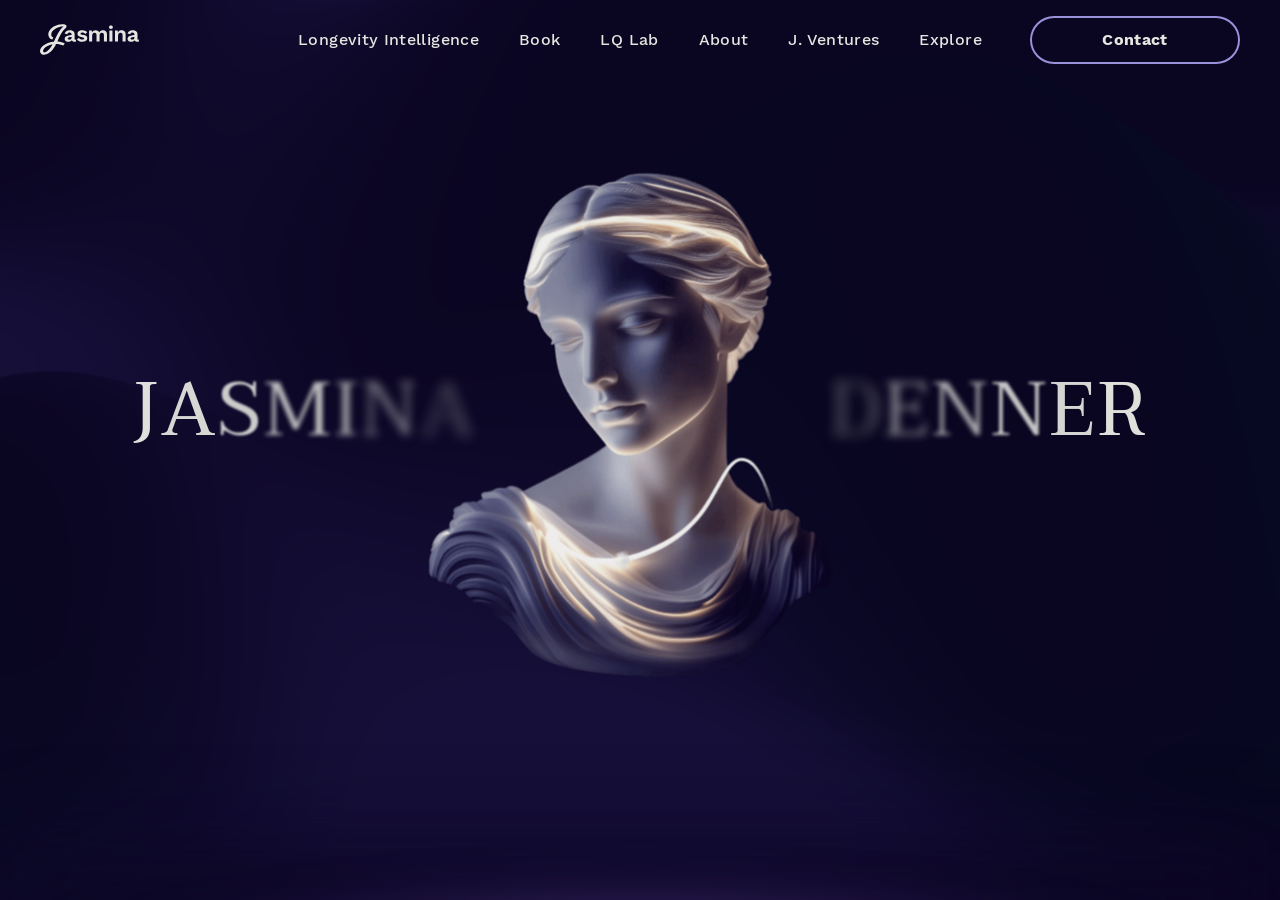
<file: index.html>
<!DOCTYPE html><html class="is-loading" lang="en" style="--cursor-x: 0.5; --cursor-y: 0.5;" data-direction="down"><head><title>Jasmina Denner</title><meta charset="utf-8"><meta name="theme-color" content="#000000"><meta name="viewport" content="width=device-width, initial-scale=1"><meta name="description" content="Jasmina Denner is a scientist, thought leader and founder of Longevity Intelligence™—building human capacities to adapt and thrive in a longer, AI-shaped world."><meta property="og:type" content="website"><meta property="og:url" content="https://jasminadenner.com/"><meta property="og:title" content="Jasmina Denner"><meta property="og:description" content="Jasmina Denner is a scientist, thought leader and founder of Longevity Intelligence™—building human capacities to adapt and thrive in a longer, AI-shaped world."><meta name="twitter:card" content="summary_large_image"><meta name="twitter:url" content="https://jasminadenner.com/"><meta name="twitter:title" content="Jasmina Denner"><meta name="twitter:description" content="Jasmina Denner is a scientist, thought leader and founder of Longevity Intelligence™—building human capacities to adapt and thrive in a longer, AI-shaped world."><meta name="keywords" content="longevity, health, wellness, intelligence, jasmina, denner, jasmina denner, longevity intelligence, healthy living, life extension, future, world"><meta property="og:keywords" content="longevity, health, wellness, intelligence, jasmina, denner, jasmina denner, longevity intelligence, healthy living, life extension, future, world"><meta name="twitter:keywords" content="longevity, health, wellness, intelligence, jasmina, denner, jasmina denner, longevity intelligence, healthy living, life extension, future, world"><link rel="canonical" href="https://jasminadenner.com/"><meta property="og:image" content="/__external__/jd-cms.onrender.com/uploads/social_83c2d26f6a.jpg"><meta name="twitter:image" content="/__external__/jd-cms.onrender.com/uploads/social_83c2d26f6a.jpg"><link ref="preload" as="font/woff2" crossorigin="anonymous" href="/assets/fonts/fd710497da6f571fc11f.woff2"><link ref="preload" as="font/woff2" crossorigin="anonymous" href="/assets/fonts/db95a98e2b04a0c5f787.woff2"><link ref="preload" as="font/woff2" crossorigin="anonymous" href="/assets/fonts/77e4591e6c6bb90817d5.woff2"><link ref="preload" as="font/woff2" crossorigin="anonymous" href="/assets/fonts/e76c1e332ec883024699.woff2"><link ref="preload" as="font/woff2" crossorigin="anonymous" href="/assets/fonts/e4e92733bfc1a391e5c7.woff2"><link ref="preload" as="font/woff2" crossorigin="anonymous" href="/assets/fonts/0eff6bba3376806ce6e3.woff2"><link ref="preload" as="font/woff2" crossorigin="anonymous" href="/assets/fonts/960e890cb970d849a8fc.woff2"><link ref="preload" as="font/woff2" crossorigin="anonymous" href="/assets/fonts/64a0dc6afe9fc2c2aa75.woff2"><link rel="preload" fetchpriority="high" as="image" href="/assets/images/13cf611da58a009b03d2.png" type="image/png"><link rel="preload" fetchpriority="high" as="image" href="/assets/images/13cf611da58a009b03d2.png" type="image/png"><link ref="preload" as="font/woff2" crossorigin="anonymous" href="/assets/fonts/e76c1e332ec883024699.woff2"><link rel="preload" href="/assets/css/main.297c4bd9b5d865065d9d.css" as="style"><link rel="stylesheet" href="/assets/css/main.297c4bd9b5d865065d9d.css" as="text/css" data-keep-asset=""><script type="application/ld+json">{
  "@context": "https://schema.org",
  "@type": "Article",
  "mainEntityOfPage": {
    "@type": "WebPage",
    "@id": "https://jasminadenner.com/"
  },
  "headline": "Jasmina Denner",
  "description": "Jasmina Denner is a scientist, thought leader and founder of Longevity Intelligence™—building human capacities to adapt and thrive in a longer, AI-shaped world.",
  "author": {
    "@type": "Person",
    "name": "Jasmina Denner",
    "url": "https://jasminadenner.com/about"
  },
  "publisher": {
    "@type": "Organization",
    "name": "Jasmina Denner",
    "logo": {
      "@type": "ImageObject",
      "url": "/assets/static/social.jpg"
    }
  },
  "datePublished": "2026-09-16",
  "image": [
    "/assets/static/social.jpg"
  ]
}
</script><script type="application/ld+json">{
  "@context": "https://schema.org",
  "@graph": [
    {
      "@type": "Organization",
      "@id": "https://jasminadenner.com/#organization",
      "name": "J. Ventures",
      "url": "https://jasminadenner.com",
      "founder": { "@id": "https://jasminadenner.com/#person" },
      "sameAs": [
        "https://longevityintelligence.ai",
        "https://longevityintelligence.com"
      ]
    },
    {
      "@type": "Person",
      "@id": "https://jasminadenner.com/#person",
      "name": "Jasmina Denner",
      "honorificSuffix": "Ph.D.",
      "jobTitle": "Founder",
      "worksFor": { "@id": "https://jasminadenner.com/#organization" },
      "url": "https://jasminadenner.com",
      "description": "Founder of J. Ventures and developer of the Longevity Intelligence framework for adaptive human capacity."
    },
    {
      "@type": "CreativeWork",
      "@id": "https://longevityintelligence.ai/#framework",
      "name": "Longevity Intelligence",
      "alternativeHeadline": "A Framework for Adaptive Human Capacity",
      "creator": { "@id": "https://jasminadenner.com/#person" },
      "publisher": { "@id": "https://jasminadenner.com/#organization" },
      "url": "https://longevityintelligence.ai",
      "description": "The framework by Jasmina Denner, Ph.D. for adaptive human capacity in biological, digital, and social domains of AI-shaped lives."
    }
  ]
}
</script><link rel="manifest" href="/manifest.json" crossorigin="use-credentials" /><meta name="apple-mobile-web-app-capable" content="yes">
<link rel="icon" type="image/png" sizes="196x196" href="/icons/favicon-196.png">
<link rel="apple-touch-icon" href="/icons/apple-icon-180.png">
<meta name="msapplication-square70x70logo" content="/icons/mstile-icon-128.png">
<meta name="msapplication-square150x150logo" content="/icons/mstile-icon-270.png">
<meta name="msapplication-square310x310logo" content="/icons/mstile-icon-558.png">
<meta name="msapplication-wide310x150logo" content="/icons/mstile-icon-558-270.png">
<script>
  if ('serviceWorker' in navigator) {
    navigator.serviceWorker.getRegistrations().then(function (registrations) {
      for (let registration of registrations) {
        registration.unregister().then(() => {
          console.log('Service worker unregistered');
        });
      }
    });
  }
</script></head><body><div class="wrapper" data-scroll-wrapper="" id="top"><div class="page-holder relative" data-scroller=""><header class="fixed  top-0 left-0 w-full text-white z-3" data-header=""><div class="container flex items-center py-16 header__container"><div class="w-1/5"><a class="header-logo" href="/"><svg class="w-[9.9rem] h-auto" width="194" height="61" viewBox="0 0 194 61" fill="none" xmlns="http://www.w3.org/2000/svg"><path d="M25.9994 26.0916C20.2477 24.7869 21.9559 17.1505 24.5406 13.8695C27.9379 9.546 33.4209 6.78307 38.7184 5.64465C40.1579 5.33765 41.6166 5.13939 43.0946 5.06904C43.6128 5.04345 44.1374 5.04345 44.6556 5.04985C45.4234 5.05624 45.9224 5.32486 46.012 4.85158C46.0696 4.55738 44.0734 6.36096 43.696 6.73191C42.7043 7.69765 41.7638 8.71457 40.8745 9.77625C37.618 13.6648 35.1548 18.1482 32.9411 22.6891C28.7249 31.336 25.5003 40.6481 19.288 48.163C17.8357 49.9155 16.217 51.508 14.3744 52.8447C12.8645 53.9447 10.011 55.8698 8.02768 55.6012C5.09744 55.1983 6.07632 51.0475 7.15117 49.2951C8.68026 46.8136 11.2458 45.01 13.7794 43.6733C23.5618 38.512 35.4683 37.1817 45.5577 42.1575L48.5584 38.1091C36.1784 32.0012 20.7467 33.6257 9.00655 40.6162C3.86265 43.6797 -3.04708 50.862 1.45704 57.2065C5.12303 62.3614 12.391 60.0334 16.7864 57.3408C28.5265 50.1521 32.9667 35.6211 38.6672 23.9299C40.3371 20.5018 42.1924 17.1568 44.4637 14.0933C45.513 12.6735 46.6454 11.2984 47.893 10.0449C49.2301 8.70817 50.9384 7.53776 51.6293 5.68941C54.3357 -1.54409 40.4394 0.406593 37.1317 1.11651C29.6654 2.72182 21.4889 7.06448 17.7653 14.0102C14.2976 20.4826 16.7928 28.8865 24.4127 30.6133L25.993 26.0916H25.9994Z" fill="currentColor"></path><path d="M61.9187 20.5892C61.9187 19.3421 61.5604 18.3699 60.8502 17.6728C60.1401 16.9757 59.1996 16.6303 58.0415 16.6303C56.9667 16.6303 56.0262 16.9053 55.2137 17.4553C54.4011 18.0054 53.8061 18.92 53.4287 20.1991L48.3359 18.6321C48.8286 16.7198 49.9098 15.1785 51.5797 14.0209C53.2495 12.8633 55.4888 12.2812 58.3039 12.2812C60.2168 12.2812 61.8867 12.5818 63.3134 13.1766C64.7337 13.7714 65.847 14.6668 66.6467 15.8564C67.4465 17.046 67.8431 18.5426 67.8431 20.3398V29.1722C67.8431 30.2723 68.3677 30.8287 69.4106 30.8287C69.9032 30.8287 70.3703 30.7583 70.8053 30.6112L70.4599 34.3079C69.7049 34.6853 68.7644 34.8707 67.632 34.8707C66.6147 34.8707 65.6998 34.6981 64.8873 34.3463C64.0748 34.0009 63.435 33.4701 62.9743 32.7602C62.5073 32.0503 62.2769 31.1549 62.2769 30.0804V29.9077L63.3198 29.735C63.1471 30.8351 62.6672 31.7752 61.8803 32.5427C61.0997 33.3102 60.1465 33.8986 59.0268 34.3079C57.9072 34.7109 56.7556 34.9155 55.5656 34.9155C54.0876 34.9155 52.8081 34.6917 51.7332 34.2376C50.6584 33.7899 49.833 33.1311 49.2508 32.2549C48.6686 31.3851 48.3807 30.3106 48.3807 29.0315C48.3807 27.407 48.9053 26.0767 49.9482 25.047C50.9911 24.0173 52.4882 23.3138 54.4331 22.9364L62.616 21.28L62.5713 24.9766L57.3442 26.0191C56.3589 26.2238 55.6103 26.4924 55.1049 26.825C54.5995 27.1576 54.3436 27.7012 54.3436 28.4559C54.3436 29.2106 54.6123 29.735 55.1497 30.1124C55.6871 30.4897 56.3333 30.6752 57.0883 30.6752C57.6961 30.6752 58.2911 30.6048 58.8733 30.4577C59.4555 30.3106 59.9737 30.0804 60.4408 29.7606C60.9078 29.4408 61.2661 29.0059 61.5284 28.4559C61.7907 27.9059 61.9187 27.2343 61.9187 26.4541V20.5764V20.5892Z" fill="currentColor"></path><path d="M82.9698 34.9091C80.7625 34.9091 78.7536 34.519 76.9366 33.7323C75.1196 32.9457 73.6481 31.8456 72.5156 30.4258L75.9577 26.9465C76.6551 27.989 77.5828 28.846 78.7472 29.5176C79.9052 30.1827 81.2871 30.5153 82.8802 30.5153C84.0126 30.5153 84.9211 30.349 85.5993 30.0164C86.2839 29.6839 86.623 29.153 86.623 28.4303C86.623 27.9634 86.463 27.5669 86.1431 27.2343C85.8232 26.9017 85.1835 26.6331 84.2302 26.4285L80.3978 25.6418C77.8707 25.1174 76.0793 24.3307 75.0236 23.269C73.9616 22.2073 73.4369 20.8387 73.4369 19.1566C73.4369 17.967 73.7952 16.8478 74.5054 15.8053C75.2155 14.7628 76.284 13.9121 77.7043 13.2598C79.1247 12.6074 80.8969 12.2812 83.0146 12.2812C85.1323 12.2812 87.0836 12.6202 88.6959 13.3046C90.3082 13.9889 91.575 14.993 92.5027 16.3297L88.9326 19.809C88.2928 18.792 87.4611 18.0182 86.431 17.4809C85.401 16.9437 84.3197 16.6751 83.1873 16.6751C82.3748 16.6751 81.6774 16.7646 81.0952 16.9373C80.513 17.11 80.0779 17.353 79.79 17.6536C79.5021 17.9606 79.355 18.3443 79.355 18.8048C79.355 19.2653 79.5597 19.6682 79.9628 20.0008C80.3658 20.3334 81.108 20.6148 82.1828 20.8514L86.623 21.766C88.7727 22.2009 90.3082 22.9364 91.2359 23.9661C92.1636 24.9958 92.6306 26.2366 92.6306 27.6884C92.6306 29.1402 92.2595 30.3234 91.5174 31.4107C90.7752 32.498 89.6876 33.355 88.2545 33.9817C86.8149 34.6085 85.0555 34.9155 82.9634 34.9155L82.9698 34.9091Z" fill="currentColor"></path><path d="M96.2188 34.4728V12.7083H101.574L101.791 16.6225C102.514 15.1707 103.512 14.0834 104.773 13.3607C106.033 12.638 107.434 12.2734 108.976 12.2734C110.518 12.2734 111.958 12.638 113.224 13.3607C114.485 14.0834 115.438 15.1579 116.078 16.5841C116.545 15.6248 117.165 14.8317 117.952 14.1921C118.733 13.5526 119.609 13.0729 120.563 12.7531C121.522 12.4333 122.495 12.2734 123.48 12.2734C124.901 12.2734 126.199 12.5612 127.377 13.1432C128.554 13.7253 129.488 14.5951 130.185 15.7527C130.883 16.9103 131.228 18.3941 131.228 20.1913V34.4664H125.265V21.3681C125.265 19.7756 124.92 18.6435 124.222 17.972C123.525 17.3068 122.623 16.9743 121.522 16.9743C120.652 16.9743 119.846 17.1917 119.104 17.6266C118.362 18.0615 117.786 18.7075 117.364 19.5645C116.942 20.4215 116.73 21.4896 116.73 22.7623V34.4728H110.768V21.3745C110.768 19.782 110.409 18.6499 109.699 17.9784C108.989 17.3132 108.08 16.9806 106.98 16.9806C106.225 16.9806 105.477 17.1853 104.741 17.5882C103.999 17.9976 103.391 18.6307 102.911 19.5005C102.431 20.3704 102.194 21.5152 102.194 22.9414V34.4728H96.2315H96.2188Z" fill="currentColor"></path><path d="M138.978 9.57394C137.73 9.57394 136.803 9.30532 136.188 8.76808C135.581 8.23085 135.273 7.43778 135.273 6.39529C135.273 5.3528 135.581 4.51497 136.188 3.97773C136.796 3.44049 137.724 3.17188 138.978 3.17188C140.232 3.17188 141.153 3.44049 141.767 3.97773C142.375 4.51497 142.682 5.32082 142.682 6.39529C142.682 7.46976 142.375 8.23085 141.767 8.76808C141.16 9.30532 140.225 9.57394 138.978 9.57394ZM141.94 12.7078V34.4723H135.977V12.7078H141.94Z" fill="currentColor"></path><path d="M146.957 34.4742V12.7098H152.312L152.658 19.2397L151.915 18.5426C152.261 17.1228 152.818 15.946 153.572 15.0186C154.327 14.0912 155.249 13.4005 156.336 12.9528C157.424 12.5051 158.62 12.2812 159.926 12.2812C161.435 12.2812 162.779 12.5691 163.95 13.1511C165.127 13.7331 166.055 14.6093 166.739 15.7861C167.424 16.9629 167.763 18.4339 167.763 20.2055V34.4806H161.8V21.9003C161.8 20.0456 161.435 18.7601 160.713 18.0501C159.99 17.3402 159.043 16.9821 157.885 16.9821C157.072 16.9821 156.279 17.1803 155.511 17.5705C154.743 17.9606 154.116 18.5938 153.636 19.4636C153.157 20.3334 152.92 21.4974 152.92 22.9428V34.4742H146.957Z" fill="currentColor"></path><path d="M185.106 20.5892C185.106 19.3421 184.748 18.3699 184.038 17.6728C183.328 16.9757 182.387 16.6303 181.229 16.6303C180.154 16.6303 179.214 16.9053 178.401 17.4553C177.589 18.0054 176.994 18.92 176.616 20.1991L171.523 18.6321C172.016 16.7198 173.097 15.1785 174.767 14.0209C176.437 12.8633 178.676 12.2812 181.491 12.2812C183.404 12.2812 185.074 12.5818 186.501 13.1766C187.921 13.7714 189.034 14.6668 189.834 15.8564C190.634 17.046 191.031 18.5426 191.031 20.3398V29.1722C191.031 30.2723 191.555 30.8287 192.598 30.8287C193.091 30.8287 193.558 30.7583 193.993 30.6112L193.647 34.3079C192.892 34.6853 191.952 34.8707 190.819 34.8707C189.802 34.8707 188.887 34.6981 188.075 34.3463C187.262 34.0009 186.622 33.4701 186.162 32.7602C185.695 32.0503 185.464 31.1549 185.464 30.0804V29.9077L186.507 29.735C186.335 30.8351 185.855 31.7752 185.068 32.5427C184.287 33.3102 183.334 33.8986 182.214 34.3079C181.095 34.7109 179.943 34.9155 178.753 34.9155C177.275 34.9155 175.996 34.6917 174.921 34.2376C173.846 33.7899 173.021 33.1311 172.438 32.2549C171.856 31.3851 171.568 30.3106 171.568 29.0315C171.568 27.407 172.093 26.0767 173.136 25.047C174.179 24.0173 175.676 23.3138 177.621 22.9364L185.804 21.28L185.759 24.9766L180.532 26.0191C179.546 26.2238 178.798 26.4924 178.292 26.825C177.787 27.1576 177.531 27.7012 177.531 28.4559C177.531 29.2106 177.8 29.735 178.337 30.1124C178.875 30.4897 179.521 30.6752 180.276 30.6752C180.884 30.6752 181.479 30.6048 182.061 30.4577C182.643 30.3106 183.161 30.0804 183.628 29.7606C184.095 29.4408 184.454 29.0059 184.716 28.4559C184.978 27.9059 185.106 27.2343 185.106 26.4541V20.5764V20.5892Z" fill="currentColor"></path></svg></a></div><div class="w-1/5 ml-auto flex justify-end laptop:hidden relative -top-4"><button data-menu-opener="" type="button"><span></span><span></span></button></div><div class="header-menu"><div class="lightning opacity-20 laptop:hidden" style="--power: 130%; --height: 70svh" data-scrub="data-scrub" data-repeat="data-repeat" data-from="130%" data-to="40%" data-start="top bottom"><div class="center-light grid grid-cols-2"><span class="center-light__shadow"></span><div class="h-full lightning__left"></div><div class="h-full lightning__right"></div></div></div><div class="flex-grow flex justify-center pt-[7svh] laptop:pt-0"><ul class="nav flex flex-col laptop:flex-row gap-x-40 gap-y-[1.8rem] text-[2.4rem] font-secondary laptop:font-primary laptop:text-base laptop:font-medium"><li class="laptop:hidden" data-stagger=""><a class="link link--secondary is-active" href="/">Home</a></li><li data-stagger=""><a class="link link--secondary" href="/longevity-intelligence">Longevity Intelligence</a></li><li data-stagger=""><a class="link link--secondary" href="/book">Book</a></li><li data-stagger=""><a class="link link--secondary" href="/lab">LQ Lab</a></li><li data-stagger=""><a class="link link--secondary" href="/about/">About</a></li><li data-stagger=""><a class="link link--secondary" href="/ventures/">J. Ventures</a></li><li data-stagger=""><div class="header-nested-nav"><span class="header-nested-nav__parent link link--secondary">Explore</span><div class="header-nested-nav__subnav"><a class="link link--secondary is-active" href="/the-intelligence-report/">The Intelligence Report </a><a class="link link--secondary is-active" href="/the-longevity-library/">The Longevity Library</a></div></div></li></ul></div><div class="flex-shrink-0 laptop:w-1/4 laptop:flex laptop:justify-end"><div data-stagger=""><a class="btn btn--primary w-[23rem] mx-auto laptop:ml-auto laptop:w-[16.8rem]" href="/contact/">Contact</a></div><div class="mt-[8svh] laptop:hidden flex justify-center" data-stagger=""><ul class="flex flex-wrap gap-x-[2.2rem] lg:gap-x-40"><li class="social-list__item"><a class="social-list__link" href="https://www.linkedin.com/in/jasminadenner/"><svg class="svgi " aria-labelledby="symbol-linkedin-desc-3" role="group">
                  <desc id="symbol-linkedin-desc-3">linkedin icon</desc>
                  <use xlink:href="#svg-linkedin"></use>
              </svg></a></li><li class="social-list__item"><a class="social-list__link" href="https://x.com/JasminaDenner"><svg class="svgi " aria-labelledby="symbol-twitter-desc-4" role="group">
                  <desc id="symbol-twitter-desc-4">twitter icon</desc>
                  <use xlink:href="#svg-twitter"></use>
              </svg></a></li><li class="social-list__item"><a class="social-list__link" href="https://www.instagram.com/jasminadenner/"><svg class="svgi " aria-labelledby="symbol-instagram-desc-5" role="group">
                  <desc id="symbol-instagram-desc-5">instagram icon</desc>
                  <use xlink:href="#svg-instagram"></use>
              </svg></a></li></ul></div></div></div></div></header><div class="flex flex-col min-h-screen" data-transitions-container="" data-animation="fade"><main class="main"><section class="mb-100 md:mb-0 relative" data-animation="intro-section-start"><div class="lg:flex lg:items-center pt-70 relative lg:h-screen lg:max-h-[76rem] container-lg lg:pt-100 lg:pb-10 intro-section-block"><div class="w-full"><div class="flex justify-center lg:items-center lg:absolute left-0 top-0 w-full lg:h-full  px-50 mb-5 lg:mb-0 md:px-100 lg:px-150 lg:pt-90"><div class="relative aspect-[520/648] lg:max-w-[40rem] 2xl:max-w-[52rem] -left-[5%] lg:-left-10"><div class="relative " data-main-image=""><div class="w-70 h-70 md:w-100 md:h-100 rounded-full absolute left-0 top-0 -z-1 scale-0" style="--c: #B07AF2;--s: 5s; --lo: 0.5;" data-story-circle="intro"><span class="circle"></span><span class="light"><span></span></span></div><picture class="w-full h-auto flex h-full w-auto z-2 opacity-0" style="--aspect: 0.8024691358024691"><img class="block w-full h-full w-full object-contain" data-component="await-upload" data-src="/assets/images/image01.png" alt="image description" width="520" height="648" draggable="false"></picture><picture class="w-full h-auto flex h-full w-auto !absolute left-0 top-0 z-4 opacity-0" style="--aspect: 0.8024691358024691"><img class="block w-full h-full w-full object-contain" data-component="await-upload" data-src="/assets/images/image01-2.png" alt="image description" width="520" height="648" draggable="false"></picture></div><svg class="absolute w-[58.2%] left-[28.5%] z-2 bottom-[20%] h-auto opacity-0 first-svg-path" width="295" height="149" viewBox="0 0 295 149" fill="none" xmlns="http://www.w3.org/2000/svg"><path d="M1 99.4988C1 99.4988 30.3761 125.305 54.5 129.5C89 135.5 126.5 120 126.5 120C126.5 120 165.5 104.498 183 86.4988C200.5 68.5 212.5 47.5 224 27C235.5 6.5 244.5 1 250.5 1C256.5 0.999999 272 8 282 39C292 70 300 109.5 289 148.5" stroke="black" data-path-first=""></path></svg></div></div><h1 class="uppercase leading-none lg:flex lg:justify-between lg:gap-x-[20%] mb-8 lg:mb-[2.7rem] text-[5.8rem] md:text-[8.4rem] lg:text-[7.4rem] 2xl:text-[9.8rem] md:mb-0"><div class="opacity-0 text-center lg:text-left" data-title-part="left">Jasmina</div><div class="opacity-0 text-center lg:text-right" data-title-part="right">Denner</div></h1><div class="max-w-[35rem] mx-auto lg:m-0 reset-last text-center lg:text-left"><p class="opacity-0" data-description=""></p></div><div class="md:hidden flex justify-center mt-[2.4rem]" data-animation="moveUp" data-delay="0.5"><a class="btn btn--primary w-[23rem]" href="/contact/">Contact</a></div></div></div><div class="relative grid md:items-start container" data-part="sequence"><div class="w-70 h-70 md:w-100 md:h-100 rounded-full absolute left-0 top-0 -z-1 scale-0 !hidden md:!block" style="--c: #B07AF2;--s: 5s; --lo: 0.5;" data-story-circle="intro-desktop"><span class="circle"></span><span class="light"><span></span></span></div><div class="md:flex md:flex-col col-span-full row-start-1 w-full max-w-[37.5rem] mx-auto md:max-w-full"><div class="pt-40 pb-40 md:py-100 laptop:py-200 text-center container relative"><svg width="1240" height="271" viewBox="0 0 1240 271" fill="none" xmlns="http://www.w3.org/2000/svg" class="absolute left-1/2 -translate-x-1/2 top-25 md:top-80 w-screen h-auto">
<ellipse cx="619.594" cy="135.141" rx="619.594" ry="135.141" fill="url(#paint0_radial_8650_10479)"></ellipse>
<defs>
<radialGradient id="paint0_radial_8650_10479" cx="0" cy="0" r="1" gradientUnits="userSpaceOnUse" gradientTransform="translate(619.594 135.141) scale(619.594 135.141)">
<stop stop-color="#9262E8" stop-opacity="0.8"></stop>
<stop offset="0.556716" stop-color="#4E3484" stop-opacity="0.3"></stop>
<stop offset="1" stop-color="#0A0521" stop-opacity="0"></stop>
</radialGradient>
</defs>
</svg><span class="bg-gray-900 -z-1 h-[60%] absolute top-[20%] w-screen left-1/2 -translate-x-1/2 opacity-90 blur-[50px]"></span><div class="mb-0 h4 italic lg:px-20 laptop:px-40 relative max-w-[90rem] mx-auto" data-animation="split" data-split="lines" data-duration="1.3" data-stagger-interval="0.1">Where health, technology, and human capability converge-and longevity is redefined. 
</div></div></div></div></section><section class="px-20 md:px-40 laptop:px-112 py-100 relative"><div class="lightning opacity-20" style="--power: 130%; --height: 70svh" data-animation="lightning" data-scrub="data-scrub" data-repeat="data-repeat" data-from="130%" data-to="40%" data-start="top bottom"><div class="center-light grid grid-cols-2"><span class="center-light__shadow"></span><div class="h-full lightning__left"></div><div class="h-full lightning__right"></div></div></div><div class="text-center max-w-[90rem] px-20 md:px-0 mx-auto h3 italic" data-animation="split" data-duration="1.7">
</div><div data-animation="floating-cards" style="--h: 5"><div class="md:sticky md:top-0 md:pt-100 lg:static lg:h-full"><h2 class="text-[3.6rem] leading-small tracking-highest mb-40 md:h1 md:mb-100 text-center uppercase" data-animation="split">Explore <br> Jasmina's Work</h2><div class="relative lg:h-full lg:block floating-cards__wrapper"><div class="md:sticky md:top-100 grid w-full flex-shrink-0 floating-cards__container lg:pt-30 mb-24 md:mb-0 laptop:top-20 2xl:top-[20vh]"><div class="absolute -left-60 -right-60 top-20 justify-center -z-1 hidden md:flex md:-top-100 lg:top-0 landscape:-translate-y-[25%] laptop:-left-120 laptop:-right-120 laptop:-translate-y-[15%] laptop:-top-40 h-min:-translate-y-[31%]"><svg class="w-full h-auto min-w-[207.1rem]" width="2071" height="327" viewBox="0 0 2071 327" fill="none" xmlns="http://www.w3.org/2000/svg"><path d="M5.32812 251.099C89.6727 208.487 291.495 155.659 458.031 231.837C777.038 377.759 1113 294.8 1232.5 219.5C1331.29 157.255 1401.26 151 1444.5 151C1581.6 151 1763.04 200.882 2065.5 3" stroke="url(#paint0_linear_1096_666)" stroke-width="2" stroke-miterlimit="10"></path><g filter="url(#filter0_f_1096_666)"><path d="M5.32812 251.099C89.6727 208.487 291.495 155.659 458.031 231.837C777.038 377.759 1067 293.5 1191.5 240.5C1306 176 1386.26 149 1429.5 149C1566.6 149 1763.04 203.382 2065.5 5.5" stroke="url(#paint1_linear_1096_666)" stroke-width="2" stroke-miterlimit="10"></path></g><path class="invisible" d="M5 249C89.3446 206.389 225.464 137.822 392 214C711.008 359.922 1097.5 345.5 1324.5 269C1435.15 231.711 1528.5 185.5 1710 142.5C1804.5 125 1920 144 2070 1" stroke="#C7C742" stroke-width="2" stroke-miterlimit="10" data-path-to-follow=""></path><defs><linearGradient id="paint0_linear_1096_666" x1="5.32812" y1="95.4206" x2="2072.79" y2="95.4206" gradientUnits="userSpaceOnUse"><stop offset="0.0827743" stop-color="#E6E6E1"></stop><stop offset="0.324141" stop-color="#E6E6E1" stop-opacity="0"></stop><stop offset="0.674873" stop-color="#E6E6E1" stop-opacity="0.3"></stop><stop offset="0.935979" stop-color="#E6E6E1"></stop></linearGradient><linearGradient id="paint1_linear_1096_666" x1="5.32812" y1="95.4206" x2="2072.79" y2="95.4206" gradientUnits="userSpaceOnUse"><stop offset="0.0827743" stop-color="#E6E6E1"></stop><stop offset="0.324141" stop-color="#E6E6E1" stop-opacity="0"></stop><stop offset="0.674873" stop-color="#E6E6E1" stop-opacity="0.3"></stop><stop offset="0.935979" stop-color="#E6E6E1"></stop></linearGradient></defs></svg></div><div class="md:col-start-1 md:col-end-1 md:row-start-1 md:row-end-1" data-floating-card=""><div class="flex justify-center mb-30 h-min:mb-10 md:mb-100 lg:mb-20"><picture class="w-full h-auto flex max-w-[45rem] h-min:max-w-[45rem] aspect-[314/208] md:aspect-[567/320]" style="--aspect: 1.3404255319148937" data-image=""><source media="(min-width: 1000px)" data-srcset="/__external__/jd-cms.onrender.com/uploads/large_1_73a6ec1049.png"><source media="(min-width: 600px)" data-srcset="/__external__/jd-cms.onrender.com/uploads/medium_1_73a6ec1049.png"><source media="(min-width: 0px)" data-srcset="/__external__/jd-cms.onrender.com/uploads/small_1_73a6ec1049.png"><img class="block w-full opacity-0" data-component="lazyload" data-src="/__external__/jd-cms.onrender.com/uploads/small_1_73a6ec1049.png" data-src-hidpi="/__external__/jd-cms.onrender.com/uploads/medium_1_73a6ec1049.png" alt="image description" width="1134" height="846" draggable="false"></picture></div><div class="text-center md:max-w-[68rem] mx-auto"><h2 class="h3 mb-15 px-10 md:px-50" data-title="">Longevity Intelligence™</h2><div class="wysiwyg reset-last mb-30 px-20 md:px-0" data-text=""><p>A new human intelligence in an age of longer lives and accelerating change. A systems-based model that trains four core capacities: Agency, Coherence, Adaptability, and Evolve.</p></div><div class="flex justify-center" data-button=""><a class="btn btn--primary" href="/longevity-intelligence/">Explore Longevity Intelligence</a></div></div></div><div class="md:col-start-1 md:col-end-1 md:row-start-1 md:row-end-1" data-floating-card=""><div class="flex justify-center mb-30 h-min:mb-10 md:mb-100 lg:mb-20"><picture class="w-full h-auto flex max-w-[45rem] h-min:max-w-[45rem] aspect-[314/208] md:aspect-[567/320]" style="--aspect: 1.638728323699422" data-image=""><source media="(min-width: 1000px)" data-srcset="/__external__/jd-cms.onrender.com/uploads/large_2_20c22f0c1e.png"><source media="(min-width: 600px)" data-srcset="/__external__/jd-cms.onrender.com/uploads/medium_2_20c22f0c1e.png"><source media="(min-width: 0px)" data-srcset="/__external__/jd-cms.onrender.com/uploads/small_2_20c22f0c1e.png"><img class="block w-full opacity-0" data-component="lazyload" data-src="/__external__/jd-cms.onrender.com/uploads/small_2_20c22f0c1e.png" data-src-hidpi="/__external__/jd-cms.onrender.com/uploads/medium_2_20c22f0c1e.png" alt="image description" width="1134" height="692" draggable="false"></picture></div><div class="text-center md:max-w-[68rem] mx-auto"><h2 class="h3 mb-15 px-10 md:px-50" data-title="">The Book</h2><div class="wysiwyg reset-last mb-30 px-20 md:px-0" data-text=""><p>The forthcoming book that introduces Longevity Intelligence™ to a general readership. Why IQ and EQ are no longer enough, and what it takes to live wisely across a longer, faster, more complex life.</p></div><div class="flex justify-center" data-button=""><a class="btn btn--primary" href="/book/">Discover the book </a></div></div></div><div class="md:col-start-1 md:col-end-1 md:row-start-1 md:row-end-1" data-floating-card=""><div class="flex justify-center mb-30 h-min:mb-10 md:mb-100 lg:mb-20"><picture class="w-full h-auto flex max-w-[45rem] h-min:max-w-[45rem] aspect-[314/208] md:aspect-[567/320]" style="--aspect: 1.771875" data-image=""><source media="(min-width: 1000px)" data-srcset="/__external__/jd-cms.onrender.com/uploads/large_3_e83234be47.png"><source media="(min-width: 600px)" data-srcset="/__external__/jd-cms.onrender.com/uploads/medium_3_e83234be47.png"><source media="(min-width: 0px)" data-srcset="/__external__/jd-cms.onrender.com/uploads/small_3_e83234be47.png"><img class="block w-full opacity-0" data-component="lazyload" data-src="/__external__/jd-cms.onrender.com/uploads/small_3_e83234be47.png" data-src-hidpi="/__external__/jd-cms.onrender.com/uploads/medium_3_e83234be47.png" alt="image description" width="1134" height="640" draggable="false"></picture></div><div class="text-center md:max-w-[68rem] mx-auto"><h2 class="h3 mb-15 px-10 md:px-50" data-title="">Longevity Intelligence™ Lab</h2><div class="wysiwyg reset-last mb-30 px-20 md:px-0" data-text=""><p>The applied platform of Longevity Intelligence™, where the framework moves from theory to practice. Explore the model, access early tools, and engage with the capacities the future demands.</p></div><div class="flex justify-center" data-button=""><a class="btn btn--primary" href="/lab/">Enter the Lab</a></div></div></div><div class="md:col-start-1 md:col-end-1 md:row-start-1 md:row-end-1" data-floating-card=""><div class="flex justify-center mb-30 h-min:mb-10 md:mb-100 lg:mb-20"><picture class="w-full h-auto flex max-w-[45rem] h-min:max-w-[45rem] aspect-[314/208] md:aspect-[567/320]" style="--aspect: 1.771875" data-image=""><source media="(min-width: 1000px)" data-srcset="/__external__/jd-cms.onrender.com/uploads/large_4_b8ffb083f1.png"><source media="(min-width: 600px)" data-srcset="/__external__/jd-cms.onrender.com/uploads/medium_4_b8ffb083f1.png"><source media="(min-width: 0px)" data-srcset="/__external__/jd-cms.onrender.com/uploads/small_4_b8ffb083f1.png"><img class="block w-full opacity-0" data-component="lazyload" data-src="/__external__/jd-cms.onrender.com/uploads/small_4_b8ffb083f1.png" data-src-hidpi="/__external__/jd-cms.onrender.com/uploads/medium_4_b8ffb083f1.png" alt="image description" width="1134" height="640" draggable="false"></picture></div><div class="text-center md:max-w-[68rem] mx-auto"><h2 class="h3 mb-15 px-10 md:px-50" data-title="">J. Ventures</h2><div class="wysiwyg reset-last mb-30 px-20 md:px-0" data-text=""><p>Advancing Longevity Intelligence™ through thought leadership, cross-sector partnerships, and learning environments across education, technology, and culture.</p></div><div class="flex justify-center" data-button=""><a class="btn btn--primary" href="/ventures/">Explore J. Ventures</a></div></div></div><div class="md:col-start-1 md:col-end-1 md:row-start-1 md:row-end-1" data-floating-card=""><div class="flex justify-center mb-30 h-min:mb-10 md:mb-100 lg:mb-20"><picture class="w-full h-auto flex max-w-[45rem] h-min:max-w-[45rem] aspect-[314/208] md:aspect-[567/320]" style="--aspect: 1.771875" data-image=""><source media="(min-width: 1000px)" data-srcset="/__external__/jd-cms.onrender.com/uploads/large_5_361930f3e4.png"><source media="(min-width: 600px)" data-srcset="/__external__/jd-cms.onrender.com/uploads/medium_5_361930f3e4.png"><source media="(min-width: 0px)" data-srcset="/__external__/jd-cms.onrender.com/uploads/small_5_361930f3e4.png"><img class="block w-full opacity-0" data-component="lazyload" data-src="/__external__/jd-cms.onrender.com/uploads/small_5_361930f3e4.png" data-src-hidpi="/__external__/jd-cms.onrender.com/uploads/medium_5_361930f3e4.png" alt="image description" width="1134" height="640" draggable="false"></picture></div><div class="text-center md:max-w-[68rem] mx-auto"><h2 class="h3 mb-15 px-10 md:px-50" data-title="">About Jasmina</h2><div class="wysiwyg reset-last mb-30 px-20 md:px-0" data-text=""><p>Scientist. Investor. Competitive fencer. Her work sits where most people see boundaries: between biology and technology, between performance and wisdom, between what we are and what we could become.</p></div><div class="flex justify-center" data-button=""><a class="btn btn--primary" href="/about/">Meet Jasmina</a></div></div></div></div><div class="flex items-center gap-x-10 mt-26 md:mt-40 relative w-full container-li z-2 md:!hidden"><div class="flex-shrink-0 w-[7.2rem] h-[2.4rem] cursor-pointer" data-prev-button=""><svg class="svgi w-full h-full pointer-events-none" aria-labelledby="symbol-arrow-left-long-desc-6" role="group">
                  <desc id="symbol-arrow-left-long-desc-6">arrow-left-long icon</desc>
                  <use xlink:href="#svg-arrow-left-long"></use>
              </svg></div><div class="flex-grow"><div class="flex justify-center gap-x-6"><span class="w-8 h-8 transition-opacity duration-300 rounded-full bg-current flex-shrink-0 opacity-20 !opacity-100" data-pagination-item=""></span><span class="w-8 h-8 transition-opacity duration-300 rounded-full bg-current flex-shrink-0 opacity-20" data-pagination-item=""></span><span class="w-8 h-8 transition-opacity duration-300 rounded-full bg-current flex-shrink-0 opacity-20" data-pagination-item=""></span><span class="w-8 h-8 transition-opacity duration-300 rounded-full bg-current flex-shrink-0 opacity-20 lg:hidden" data-pagination-item=""></span><span class="w-8 h-8 transition-opacity duration-300 rounded-full bg-current flex-shrink-0 opacity-20 md:hidden" data-pagination-item=""></span></div></div><div class="flex-shrink-0 w-[7.2rem] h-[2.4rem] cursor-pointer" data-next-button=""><svg class="svgi w-full h-full pointer-events-none" aria-labelledby="symbol-arrow-right-long-desc-7" role="group">
                  <desc id="symbol-arrow-right-long-desc-7">arrow-right-long icon</desc>
                  <use xlink:href="#svg-arrow-right-long"></use>
              </svg></div></div></div></div></div></section><section class="mb-100 md:mb-0 relative" data-animation="intro-section-end"><div class="relative grid md:items-start container" data-part="sequence"><div class="w-70 h-70 md:w-100 md:h-100 rounded-full absolute left-0 top-0 -z-1 scale-0 !hidden md:!block" style="--c: #B07AF2;--s: 5s; --lo: 0.5;" data-story-circle="intro-desktop-end"><span class="circle"></span><span class="light"><span></span></span></div><div class="md:hidden connection-path--mobile pointer-events-none grid col-start-1 row-start-1 col-end-1 row-end-1 -z-1 "><svg class="w-[19rem] h-auto -top-[15rem] -left-[13.5rem] ms:-left-[12rem] col-start-1 row-start-1 col-end-1 row-end-1 absolute" xmlns="http://www.w3.org/2000/svg" width="184" height="1414" fill="none" viewBox="0 0 184 1414" data-mobile-svg=""><path d="M56.2999 0.726562C-120.296 167.024 182.538 66.1015 182.538 283.872L182.54 1280.83C181.5 1329.23 194.5 1427.23 11.5 1410.73" stroke="url(#paint0_linear_10002_10705)" stroke-width="2" stroke-miterlimit="10" data-path-continue=""></path><defs><linearGradient id="paint0_linear_10002_10705" x1="407.756" y1="-373.828" x2="-253.753" y2="498.565" gradientUnits="userSpaceOnUse"><stop stop-color="#E6E6E1" stop-opacity="0.15"></stop><stop offset="0.059" stop-color="#E6E6E1" stop-opacity="0.05"></stop><stop offset="0.304" stop-color="#FFFFE6" stop-opacity="0"></stop><stop offset="0.458" stop-color="#E6E6E1" stop-opacity="0.5"></stop><stop offset="0.564" stop-color="#E6E6E1" stop-opacity="0.2"></stop><stop offset="1" stop-color="#E6E6E1"></stop></linearGradient></defs></svg><div class="h-[47rem] w-full top-0 sticky col-start-1 row-start-1 col-end-1 row-end-1" data-circle-container=""><div class="w-70 h-70 md:w-100 md:h-100 rounded-full absolute left-0 top-0 -z-1 scale-0" style="--c: #B07AF2;--s: 5s; --lo: 0.5;" data-story-circle="intro-mobile-end"><span class="circle"></span><span class="light"><span></span></span></div></div></div><div class="connection-path relative left-0 md:-left-[8%] lg:left-0 -top-[10vw] -mb-[20vw] md:w-[76%] -translate-x-1/2 laptop:w-[60%] h-auto opacity-40 -z-1 hidden md:block col-span-full row-start-1"><svg class="w-full h-auto" width="901" height="3004" viewBox="0 0 901 3004" fill="none" xmlns="http://www.w3.org/2000/svg"><path d="M135.468 1C150.456 0.997599 167.002 10.0434 194.929 92.7812C229.837 196.204 275.263 353.234 431.19 372.925C640.821 399.397 899.82 387.623 899.82 750.769C899.82 1041.28 899.82 1993.55 899.82 2433.37C899.82 2624.17 791.711 2676.99 569.213 2676.99C346.716 2676.99 118.54 2894.03 0.679688 3002.55" stroke="url(#paint0_radial_8745_10722)" stroke-width="2" data-path-continue=""></path><defs><radialGradient id="paint0_radial_8745_10722" cx="0" cy="0" r="1" gradientTransform="matrix(-63.9332 2987.64 -676.572 653.485 134.981 -3.5304)" gradientUnits="userSpaceOnUse"><stop stop-color="#E6E6E1" stop-opacity="0.5"></stop><stop offset="0.24347" stop-color="#E6E6E1"></stop><stop offset="0.706704" stop-color="#E6E6E1"></stop><stop offset="0.879456" stop-color="#E6E6E1" stop-opacity="0.35"></stop><stop offset="1" stop-color="#E6E6E1" stop-opacity="0.5"></stop></radialGradient></defs></svg></div><div class="md:w-full md:h-full md:flex md:flex-col col-span-full row-start-1 w-screen max-w-[37.5rem] mx-auto md:max-w-full"><div class="md:flex-grow" data-sticky-content=""><div class="md:flex md:items-center md:h-screen md:sticky md:top-0"><div class="px-16 pt-40 md:px-0 laptop:px-100 md:py-30 md:grid md:items-center md:grid-cols-12 w-full"><div class="col-span-5 hidden md:block"><div class="grid text-base md:text-md laptop:text-lg leading-relaxed max-w-200"><div data-content-title="">engineer</div><div class="opacity-50" data-content-title="">investor</div><div class="opacity-50" data-content-title="">scientist</div><div class="opacity-50" data-content-title="">author</div><div class="opacity-50" data-content-title="">athlete</div><div class="opacity-50" data-content-title="">entrepreneur</div></div></div><div class="md:col-span-7 pl-100 md:pl-0"><div class="grid gap-y-[5rem] md:gap-y-0 md:items-center"><div class="min-h-[13.7rem] flex items-center md:items-start md:col-start-1 md:col-end-1 md:row-start-1 md:row-end-1 laptop:-mr-30" data-animation="moveUp"><div class="w-full"><div class="text-[1.9rem] font-secondary md:text-[3rem] laptop:text-[4rem] !mb-0 w-full reset-last" data-content-description=""><p>Designs systems where biology, technology, and human behavior work together — not just in theory, but in practice.</p></div></div></div><div class="min-h-[13.7rem] flex items-center md:items-start md:col-start-1 md:col-end-1 md:row-start-1 md:row-end-1 laptop:-mr-30" data-animation="moveUp"><div class="w-full"><div class="text-[1.9rem] font-secondary md:text-[3rem] laptop:text-[4rem] !mb-0 w-full reset-last" data-content-description=""><p>Backs purpose-driven innovation that turns scientific insight into real-world change.</p></div></div></div><div class="min-h-[13.7rem] flex items-center md:items-start md:col-start-1 md:col-end-1 md:row-start-1 md:row-end-1 laptop:-mr-30" data-animation="moveUp"><div class="w-full"><div class="text-[1.9rem] font-secondary md:text-[3rem] laptop:text-[4rem] !mb-0 w-full reset-last" data-content-description=""><p>Grounds every framework in evidence and rigor, translating research into something that can be understood, applied, and lived.</p></div></div></div><div class="min-h-[13.7rem] flex items-center md:items-start md:col-start-1 md:col-end-1 md:row-start-1 md:row-end-1 laptop:-mr-30" data-animation="moveUp"><div class="w-full"><div class="text-[1.9rem] font-secondary md:text-[3rem] laptop:text-[4rem] !mb-0 w-full reset-last" data-content-description=""><p>Synthesizes science, systems thinking, and lived experience into a framework for the future of human health and capability.</p></div></div></div><div class="min-h-[13.7rem] flex items-center md:items-start md:col-start-1 md:col-end-1 md:row-start-1 md:row-end-1 laptop:-mr-30" data-animation="moveUp"><div class="w-full"><div class="text-[1.9rem] font-secondary md:text-[3rem] laptop:text-[4rem] !mb-0 w-full reset-last" data-content-description=""><p>Competes as a nationally ranked fencer — training the very capacities she writes about: timing, resilience, recovery, and precision under pressure.</p></div></div></div><div class="min-h-[13.7rem] flex items-center md:items-start md:col-start-1 md:col-end-1 md:row-start-1 md:row-end-1 laptop:-mr-30" data-animation="moveUp"><div class="w-full"><div class="text-[1.9rem] font-secondary md:text-[3rem] laptop:text-[4rem] !mb-0 w-full reset-last" data-content-description=""><p>Turns vision into structure — and structure into action — where intention meets execution.</p></div></div></div></div></div></div></div></div></div></div></section><section class="relative container pt-100 md:pt-200 pb-20 laptop:pb-100 2xl:pt-250"><div><h2 class="uppercase h2 md:h1 md:mb-120 text-center mb-0 md:mb-120" data-animation="split" data-split="lines">Designing Human CapacitIes for a Longer, Faster World</h2><div class="h-70 flex justify-center items-center md:hidden" data-animation="scale" data-delay="0.25"><div class="w-70 h-70 md:w-100 md:h-100 rounded-full absolute left-0 top-0 -z-1 scale-0 !w-35 !h-35 lg:hidden !scale-100 relative" style="--c: #B07AF2;--s: 5s; --lo: 0.5;" data-story-circle="static"><span class="circle"></span><span class="light"><span></span></span></div></div><div class="lg:grid lg:grid-cols-2 lg:gap-x-50 laptop:grid-cols-10 max-w-[120rem] mx-auto"><div class="text-base lg:text-lg text-center lg:text-left laptop:col-span-6 laptop:pr-40 2xl:pr-100"><p class="h3 mb-0 text-center lg:text-left" data-animation="moveUp">Jasmina designs the framework for the capacities humans need to adapt and evolve alongside technology and longer lives.</p></div><div class="h-100 lg:hidden relative flex items-center -mx-20 md:-mx-40 md:h-150" data-animation="draw-svg" data-scrub="" data-repeat="" data-start="bottom bottom" data-end="+=65%" data-ease="none"><svg class="w-full h-auto" width="595" height="71" viewBox="0 0 595 71" fill="none" xmlns="http://www.w3.org/2000/svg"><path d="M1.42969 1.625C30.9326 19.8906 25.7519 90.6594 125.745 64.1306C297.822 18.4776 452.337 29.024 594.213 55.0111" stroke="url(#paint0_radial_1290_4208)" stroke-width="2" data-path-to-draw=""></path><defs><radialGradient id="paint0_radial_1290_4208" cx="0" cy="0" r="1" gradientUnits="userSpaceOnUse" gradientTransform="translate(223.683 36.5567) rotate(90) scale(299.984 664.171)"><stop stop-color="#E6E6E1" stop-opacity="0.35"></stop><stop offset="1" stop-color="#E6E6E1"></stop></radialGradient></defs></svg></div><div class="text-center lg:text-left laptop:col-span-4" data-animation="moveUp"><div class="wysiwyg reset-last"><p><strong>What does it take to thrive in a longer, faster world?</strong></p><p>Technology is accelerating. Lifespans are expanding. Human capacity has not kept pace. That is the gap.</p><p>Through Longevity Intelligence™, Jasmina equips people to adapt, think clearly, and act with agency across increasingly complex lives.</p><p><i>Progress only matters if human capability evolves with it.</i></p></div></div></div></div></section><section class="relative md:mb-20 laptop:mb-0 pt-[8.7rem] lg:pb-[40rem] laptop:pb-[70rem]" data-animation="visionary"><div class="container-lg relative mb-100 flex flex-col md:mb-0" data-animation="chained-content" style="--h: 3"><svg class="md:hidden absolute pointer-events-none w-auto h-[110%] -top-[16%] left-40 -z-1" width="393" height="1340" viewBox="0 0 393 1340" fill="none" xmlns="http://www.w3.org/2000/svg"><path d="M393 1C368.46 36.7212 291.241 104.598 110.087 164.927C-116.356 240.338 55.0132 423.428 192.349 560.333C250.375 618.177 282.91 680.575 182.524 790.866C82.1367 901.156 22.9462 987.584 84.7173 1146.96C146.488 1306.33 117.005 1308.68 117.005 1340" stroke="url(#paint0_linear_1540_2440)" stroke-width="2" data-mobile-path=""></path><defs><linearGradient id="paint0_linear_1540_2440" x1="310.751" y1="75.1264" x2="148.259" y2="2072.13" gradientUnits="userSpaceOnUse"><stop stop-color="#E6E6E1" stop-opacity="0"></stop><stop offset="0.115988" stop-color="#E6E6E1"></stop><stop offset="0.17861" stop-color="#E6E6E1" stop-opacity="0"></stop><stop offset="0.248695" stop-color="#E6E6E1" stop-opacity="0"></stop><stop offset="0.270074" stop-color="#E6E6E1" stop-opacity="0.5"></stop><stop offset="0.295612" stop-color="#E6E6E1" stop-opacity="0.1"></stop><stop offset="0.359958" stop-color="#E6E6E1" stop-opacity="0"></stop><stop offset="0.380325" stop-color="#E6E6E1"></stop><stop offset="0.433131" stop-color="#E6E6E1" stop-opacity="0"></stop><stop offset="0.490436" stop-color="#E6E6E1" stop-opacity="0.5"></stop><stop offset="0.495315" stop-color="#E6E6E1" stop-opacity="0.5"></stop><stop offset="0.62" stop-color="#E6E6E1" stop-opacity="0"></stop></linearGradient></defs></svg><div class="grid gap-y-80 relative md:gap-y-0 flex-grow"><div class="w-full md:items-center md:grid md:grid-cols-12 md:h-screen md:sticky md:top-0 md:py-100 md:col-start-1 md:col-end-1 md:row-start-1 md:row-end-1 visionary-content-block" data-content-item=""><div class="md:col-span-5 md:grid md:-ml-20 laptop:col-span-4 md:pr-40 3xl:pr-[14rem]"><div data-image="" style="--opacity: 0"><div class="w-120 h-120 mb-16 md:mb-0 md:w-full md:h-full aspect-square rounded-full overflow-hidden relative"><picture class="w-full h-auto flex h-full" style="--aspect: 1"><source media="(min-width: 600px)" data-srcset="/__external__/jd-cms.onrender.com/uploads/medium_image05_490dadf5bf.jpg"><source media="(min-width: 0px)" data-srcset="/__external__/jd-cms.onrender.com/uploads/small_image05_490dadf5bf.jpg"><img class="block w-full h-full object-cover opacity-0" data-component="lazyload" data-src="/__external__/jd-cms.onrender.com/uploads/small_image05_490dadf5bf.jpg" data-src-hidpi="/__external__/jd-cms.onrender.com/uploads/medium_image05_490dadf5bf.jpg" alt="image description" width="777" height="777" draggable="false"></picture></div></div></div><div class="md:col-span-6 md:col-start-7 laptop:col-span-7 laptop:col-start-6 md:grid md:items-start md:pt-20 md:pb-30"><div class="text-[1.9rem] font-secondary md:text-[3rem] laptop:text-[4rem] mb-0 w-full reset-last" data-content-description=""><p>Longevity isn’t about how long we live. It’s about the capacity to adapt, evolve, and stay whole as life gets longer, faster, and more complex.</p></div></div></div><div class="w-full md:items-center md:grid md:grid-cols-12 md:h-screen md:sticky md:top-0 md:py-100 md:col-start-1 md:col-end-1 md:row-start-1 md:row-end-1 visionary-content-block" data-content-item=""><div class="md:col-span-5 md:grid md:-ml-20 laptop:col-span-4 md:pr-40 3xl:pr-[14rem]"><div data-image="" style="--opacity: 0"></div></div><div class="md:col-span-6 md:col-start-7 laptop:col-span-7 laptop:col-start-6 md:grid md:items-start md:pt-20 md:pb-30"><div class="text-[1.9rem] font-secondary md:text-[3rem] laptop:text-[4rem] mb-0 w-full reset-last" data-content-description=""><p>In a world of constant acceleration, her work offers orientation: helping individuals and systems move from optimization to coherence, and from survival to intentional evolution.</p></div></div></div><div class="w-full md:items-center md:grid md:grid-cols-12 md:h-screen md:sticky md:top-0 md:py-100 md:col-start-1 md:col-end-1 md:row-start-1 md:row-end-1 visionary-content-block" data-content-item=""><div class="md:col-span-5 md:grid md:-ml-20 laptop:col-span-4 md:pr-40 3xl:pr-[14rem]"><div data-image="" style="--opacity: 0"></div></div><div class="md:col-span-6 md:col-start-7 laptop:col-span-7 laptop:col-start-6 md:grid md:items-start md:pt-20 md:pb-30"><div class="text-[1.9rem] font-secondary md:text-[3rem] laptop:text-[4rem] mb-0 w-full reset-last" data-content-description=""><p>Read her Open Letter to the Future and step into the work of shaping it&nbsp;</p></div></div></div></div></div><div class="md:h-[400svh] relative container" data-horizontal-part=""><div class="md:sticky md:top-0 md:w-[398.7rem] md:h-screen pointer-events-none"><div class="md:absolute pointer-events-none md:w-[398.7rem] md:top-0 md:-left-[30rem] lg:-left-[20rem] lg:-top-[10rem] 2xl:-left-[10rem]" data-svg=""><h2 class="md:hidden font-normal md:font-bold text-center mb-40 uppercase" data-animation="split">An open letter to the future</h2><div class="absolute h1 mb-0 uppercase right-full" data-phrase=""><span>a</span><span>n</span><span>&nbsp;</span><span>o</span><span>p</span><span>e</span><span>n</span><span>&nbsp;</span><span>l</span><span>e</span><span>t</span><span>t</span><span>e</span><span>r</span><span>&nbsp;</span><span>t</span><span>o</span><span>&nbsp;</span><span>t</span><span>h</span><span>e</span><span>&nbsp;</span><span>f</span><span>u</span><span>t</span><span>u</span><span>r</span><span>e</span></div><div class="md:absolute md:left-[30%] md:bottom-[20%]"><p class="mb-30 md:mb-0 max-w-350 text-center" data-short-description="">This is Jasmina’s invitation to imagine what comes next—but to build the capacities modern life now demands.</p></div><svg class="w-full h-auto group-svg pointer-events-none hidden md:block" width="3987" height="2025" viewBox="0 0 3987 2025" fill="none" xmlns="http://www.w3.org/2000/svg"><g data-group=""><path d="M1149.78 1820.46C1362.26 1854.2 1575.04 1806.41 1670.08 1776.96C1774.95 1744.45 2072.19 1614.04 2347.16 1521.45C2496.45 1471.18 2639.05 1429.05 2740.99 1425.85C3240.16 1410.12 3144.06 1451.41 3311.75 1582.23C3328.34 1595.18 3346.3 1605.76 3365.38 1614.44C3539.07 1693.43 3805.52 1614.31 3981.55 1720.91" stroke="url(#paint8_linear_901_186)" stroke-width="2" stroke-miterlimit="10"></path><path d="M1149.78 1820.46C1362.26 1854.2 1576.31 1830.73 1671.35 1801.26C1775.36 1769.02 2068.14 1646.84 2342.39 1581.42C2494.39 1545.17 2626.85 1513.46 2742.81 1510.7C3244.92 1497.21 3148.25 1510.42 3315.96 1641.22C3331.31 1653.2 3347.8 1662.66 3365.23 1670.05C3538.16 1743.41 3804.07 1613.42 3981.55 1720.89" stroke="url(#paint9_linear_901_186)" stroke-width="2" stroke-miterlimit="10"></path><path d="M1149.78 1820.46C1362.26 1854.2 1577.56 1855.03 1672.6 1825.57C1775.77 1793.6 2064.48 1680.17 2337.6 1641.39C2492.55 1619.39 2614.65 1598.16 2744.62 1595.56C3249.7 1585.49 3152.45 1569.43 3320.14 1700.24C3334.33 1711.32 3349.46 1719.81 3365.38 1726.17C3537.59 1794.87 3802.7 1612.6 3981.54 1720.89" data-center-test="" stroke="url(#paint10_linear_901_186)" stroke-width="2" stroke-miterlimit="10"></path><path d="M1149.78 1820.46C1362.26 1854.2 1578.82 1879.34 1673.86 1849.87C1776.18 1818.16 2061.09 1714.11 2332.83 1701.36C2490.85 1693.95 2602.45 1682.62 2746.44 1680.43C3254.45 1672.7 3156.64 1628.45 3324.35 1759.25C3337.28 1769.34 3350.97 1776.94 3365.3 1782.43C3536.83 1848.12 3801.23 1611.71 3981.54 1720.89" stroke="url(#paint11_linear_901_186)" stroke-width="2" stroke-miterlimit="10"></path><path d="M1149.78 1820.45C1362.26 1854.2 1580.08 1903.64 1675.13 1874.18C1776.59 1842.73 2057.77 1748.69 2328.07 1761.34C2489.21 1768.87 2590.27 1767.02 2748.27 1765.29C3259.22 1759.69 3160.85 1687.45 3328.56 1818.27C3340.18 1827.34 3352.39 1834.11 3365.12 1838.91C3536 1903.28 3799.72 1610.8 3981.55 1720.9" stroke="url(#paint12_linear_901_186)" stroke-width="2" stroke-miterlimit="10"></path><path d="M1149.78 1820.46C1362.26 1854.2 1581.35 1927.95 1676.39 1898.48C1777 1867.3 2054.35 1783.87 2323.3 1821.29C2487.52 1844.14 2578.07 1851.07 2750.09 1850.15C3263.97 1845.65 3165.06 1746.46 3332.75 1877.26C3343.12 1885.35 3353.94 1891.39 3365.17 1895.63C3535.43 1959.92 3798.25 1609.9 3981.54 1720.88" stroke="url(#paint13_linear_901_186)" stroke-width="2" stroke-miterlimit="10"></path><path d="M1149.78 1820.46C1362.26 1854.2 1582.6 1952.25 1677.64 1922.79C1777.41 1891.88 2050.69 1819.56 2318.51 1881.27C2485.64 1919.79 2565.86 1935.47 2751.9 1935.01C3268.72 1932.77 3169.25 1805.48 3336.95 1936.28C3346.04 1943.38 3355.47 1948.72 3365.21 1952.5C3534.93 2018.42 3796.76 1609 3981.54 1720.89" stroke="url(#paint14_linear_901_186)" stroke-width="2" stroke-miterlimit="10"></path><path d="M1149.78 1820.46C1362.26 1854.2 1583.86 1976.56 1678.91 1947.09C1777.81 1916.44 2046.71 1855.64 2313.74 1941.24C2483.59 1995.69 2553.68 2019.88 2753.73 2019.88C3273.5 2019.88 3173.47 1864.48 3341.16 1995.29C3348.95 2001.37 3356.98 2006.03 3365.23 2009.41C3534.44 2078.82 3795.24 1608.08 3981.54 1720.89" stroke="url(#paint15_linear_901_186)" stroke-width="2" stroke-miterlimit="10"></path><circle data-book-position-point="" r="1" fill="transparent" cx="3981" cy="1720.89"></circle></g><path d="M5.91797 4.57031C16.3719 41.8431 71.3448 118.719 207.605 128.039C377.931 139.69 593.98 176.343 624.46 391.597C645.079 621.99 573.669 746.664 593.299 921.157C605.646 1030.9 629.839 1076.5 620.874 1239.66C618.184 1288.62 608.378 1372.41 634.328 1454.03C667.445 1561.21 805.56 1774.58 1149.78 1820.44" stroke="url(#paint17_linear_901_186)" stroke-width="2" stroke-miterlimit="10" data-path-to-draw=""></path><path class="invisible" d="M6 4C16.45 41.27 71.43 118.15 207.69 127.47C378.02 139.12 594.06 175.77 624.55 391.03C645.17 621.42 573.76 746.1 593.39 920.59C605.74 1030.33 629.93 1075.93 620.97 1239.09C618.28 1288.05 608.47 1371.84 634.42 1453.46C667.54 1560.64 805.65 1774.01 1149.87 1819.87V1819.89C1362.35 1853.63 1575.13 1805.84 1670.17 1776.39C1775.04 1743.88 2072.28 1613.47 2347.25 1520.88C2496.54 1470.61 2639.14 1428.48 2741.08 1425.28C3240.25 1409.55 3144.15 1450.84 3311.84 1581.66C3328.43 1594.61 3346.39 1605.19 3365.47 1613.87C3539.16 1692.86 3805.61 1613.74 3981.64 1720.34" stroke="url(#paint18_linear_901_186)" stroke-width="2" stroke-miterlimit="10" data-path-for-chars=""></path><defs><linearGradient id="paint8_linear_901_186" x1="743.34" y1="1627.36" x2="3981.56" y2="1627.36" gradientUnits="userSpaceOnUse"><stop offset="0.0499414" stop-color="#E6E6E1"></stop><stop offset="0.149941" stop-color="#E6E6E1" stop-opacity="0.3"></stop><stop offset="0.414941" stop-color="#E6E6E1"></stop><stop offset="0.75" stop-color="#E6E6E1"></stop><stop offset="0.78" stop-color="#E6E6E1" stop-opacity="0.3"></stop><stop offset="0.825039" stop-color="#E6E6E1"></stop><stop offset="1" stop-color="#E6E6E1" stop-opacity="0"></stop></linearGradient><linearGradient id="paint9_linear_901_186" x1="743.34" y1="1671.79" x2="3981.56" y2="1671.79" gradientUnits="userSpaceOnUse"><stop offset="0.0499414" stop-color="#E6E6E1"></stop><stop offset="0.149941" stop-color="#E6E6E1" stop-opacity="0.3"></stop><stop offset="0.414941" stop-color="#E6E6E1"></stop><stop offset="0.75" stop-color="#E6E6E1"></stop><stop offset="0.78" stop-color="#E6E6E1" stop-opacity="0.3"></stop><stop offset="0.825039" stop-color="#E6E6E1"></stop><stop offset="1" stop-color="#E6E6E1" stop-opacity="0"></stop></linearGradient><linearGradient id="paint10_linear_901_186" x1="743.34" y1="1717.89" x2="3981.54" y2="1717.89" gradientUnits="userSpaceOnUse"><stop offset="0.0499414" stop-color="#E6E6E1"></stop><stop offset="0.149941" stop-color="#E6E6E1" stop-opacity="0.3"></stop><stop offset="0.414941" stop-color="#E6E6E1"></stop><stop offset="0.75" stop-color="#E6E6E1"></stop><stop offset="0.78" stop-color="#E6E6E1" stop-opacity="0.3"></stop><stop offset="0.825039" stop-color="#E6E6E1"></stop><stop offset="1" stop-color="#E6E6E1" stop-opacity="0"></stop></linearGradient><linearGradient id="paint11_linear_901_186" x1="743.34" y1="1728.46" x2="3981.54" y2="1728.46" gradientUnits="userSpaceOnUse"><stop offset="0.0499414" stop-color="#E6E6E1"></stop><stop offset="0.149941" stop-color="#E6E6E1" stop-opacity="0.3"></stop><stop offset="0.414941" stop-color="#E6E6E1"></stop><stop offset="0.75" stop-color="#E6E6E1"></stop><stop offset="0.78" stop-color="#E6E6E1" stop-opacity="0.3"></stop><stop offset="0.825039" stop-color="#E6E6E1"></stop><stop offset="1" stop-color="#E6E6E1" stop-opacity="0"></stop></linearGradient><linearGradient id="paint12_linear_901_186" x1="743.34" y1="1738.6" x2="3981.56" y2="1738.6" gradientUnits="userSpaceOnUse"><stop offset="0.0499414" stop-color="#E6E6E1"></stop><stop offset="0.149941" stop-color="#E6E6E1" stop-opacity="0.3"></stop><stop offset="0.414941" stop-color="#E6E6E1"></stop><stop offset="0.75" stop-color="#E6E6E1"></stop><stop offset="0.78" stop-color="#E6E6E1" stop-opacity="0.3"></stop><stop offset="0.825039" stop-color="#E6E6E1"></stop><stop offset="1" stop-color="#E6E6E1" stop-opacity="0"></stop></linearGradient><linearGradient id="paint13_linear_901_186" x1="743.34" y1="1749.65" x2="3981.54" y2="1749.65" gradientUnits="userSpaceOnUse"><stop offset="0.0499414" stop-color="#E6E6E1"></stop><stop offset="0.149941" stop-color="#E6E6E1" stop-opacity="0.3"></stop><stop offset="0.414941" stop-color="#E6E6E1"></stop><stop offset="0.75" stop-color="#E6E6E1"></stop><stop offset="0.78" stop-color="#E6E6E1" stop-opacity="0.3"></stop><stop offset="0.825039" stop-color="#E6E6E1"></stop><stop offset="1" stop-color="#E6E6E1" stop-opacity="0"></stop></linearGradient><linearGradient id="paint14_linear_901_186" x1="743.34" y1="1776.87" x2="3981.54" y2="1776.87" gradientUnits="userSpaceOnUse"><stop offset="0.0499414" stop-color="#E6E6E1"></stop><stop offset="0.149941" stop-color="#E6E6E1" stop-opacity="0.3"></stop><stop offset="0.414941" stop-color="#E6E6E1"></stop><stop offset="0.75" stop-color="#E6E6E1"></stop><stop offset="0.78" stop-color="#E6E6E1" stop-opacity="0.3"></stop><stop offset="0.825039" stop-color="#E6E6E1"></stop><stop offset="1" stop-color="#E6E6E1" stop-opacity="0"></stop></linearGradient><linearGradient id="paint15_linear_901_186" x1="743.34" y1="1806.95" x2="3981.54" y2="1806.95" gradientUnits="userSpaceOnUse"><stop offset="0.0499414" stop-color="#E6E6E1"></stop><stop offset="0.149941" stop-color="#E6E6E1" stop-opacity="0.3"></stop><stop offset="0.414941" stop-color="#E6E6E1"></stop><stop offset="0.75" stop-color="#E6E6E1"></stop><stop offset="0.78" stop-color="#E6E6E1" stop-opacity="0.3"></stop><stop offset="0.825039" stop-color="#E6E6E1"></stop><stop offset="1" stop-color="#E6E6E1" stop-opacity="0"></stop></linearGradient><linearGradient id="paint16_linear_901_186" x1="5.91797" y1="4.57031" x2="1439.36" y2="2530.28" gradientUnits="userSpaceOnUse"><stop offset="0.00342511" stop-color="#E6E6E1" stop-opacity="0"></stop><stop offset="0.0874908" stop-color="#FFFFE6" stop-opacity="0.901961"></stop><stop offset="0.160749" stop-color="#E6E6E1" stop-opacity="0.1"></stop><stop offset="0.241254" stop-color="#E6E6E1" stop-opacity="0.8"></stop><stop offset="0.605694" stop-color="#E6E6E1" stop-opacity="0.8"></stop><stop offset="0.755705" stop-color="#E6E6E1"></stop><stop offset="0.835439" stop-color="#E6E6E1" stop-opacity="0.2"></stop><stop offset="0.91684" stop-color="#E6E6E1" stop-opacity="0.4"></stop><stop offset="1" stop-color="#E6E6E1"></stop></linearGradient><linearGradient id="paint17_linear_901_186" x1="5.91797" y1="4.57031" x2="1314.23" y2="1591.16" gradientUnits="userSpaceOnUse"><stop offset="0.00342511" stop-color="#E6E6E1" stop-opacity="0"></stop><stop offset="0.0874908" stop-color="#FFFFE6" stop-opacity="0.901961"></stop><stop offset="0.160749" stop-color="#E6E6E1" stop-opacity="0.1"></stop><stop offset="0.241254" stop-color="#E6E6E1" stop-opacity="0.8"></stop><stop offset="0.605694" stop-color="#E6E6E1" stop-opacity="0.8"></stop><stop offset="0.755705" stop-color="#E6E6E1"></stop><stop offset="0.835439" stop-color="#E6E6E1" stop-opacity="0.2"></stop><stop offset="0.91684" stop-color="#E6E6E1" stop-opacity="0.4"></stop><stop offset="1" stop-color="#E6E6E1"></stop></linearGradient></defs></svg><div class="relative md:absolute grid md:left-[69%] md:bottom-[0.8rem] md:h-[59.6rem]" data-component="hover-visionary"><div class="absolute hidden md:block" data-hover-block=""><span class="rounded-full w-[27rem] h-[27rem] -mt-[13.5rem] flex items-center justify-center text-center overflow-hidden  bg-blue z-2 pointer-events-none p-40" data-hover-block-content=""><div></div></span></div><div><div class=" group relative md:flex md:items-center cursor-pointer text-center md:text-left laptop:pointer-events-none md:left-0" data-hover-move-item=""><div class="absolute -left-20 flex justify-center -right-20 top-0 visionary-svg-line pointer-events-none md:hidden">
      <svg width="528" height="25" class="w-[52.8rem] h-auto" viewBox="0 0 528 25" fill="none" xmlns="http://www.w3.org/2000/svg">
      <path d="M0.796875 23.725C50.2403 12.6812 95.5872 5.6592 134.892 4.4237C361.554 -2.71929 465.477 1.89662 527.094 21.3137" stroke="url(#paint0_linear_1120_477)" stroke-width="2" stroke-miterlimit="10"></path>
      <defs>
      <linearGradient id="paint0_linear_1120_477" x1="-1862.77" y1="205.938" x2="1375.45" y2="205.938" gradientUnits="userSpaceOnUse">
      <stop offset="0.0499414" stop-color="#E6E6E1"></stop>
      <stop offset="0.149941" stop-color="#E6E6E1" stop-opacity="0.3"></stop>
      <stop offset="0.414941" stop-color="#E6E6E1"></stop>
      <stop offset="0.595535" stop-color="#E6E6E1"></stop>
      <stop offset="0.628649" stop-color="#E6E6E1" stop-opacity="0.3"></stop>
      <stop offset="0.680432" stop-color="#E6E6E1"></stop>
      <stop offset="0.701921" stop-color="#E6E6E1" stop-opacity="0.549145"></stop>
      <stop offset="1" stop-color="#E6E6E1" stop-opacity="0"></stop>
      </linearGradient>
      </defs>
      </svg>
    </div><span class="md:group-hover:text-blue-100 md:font-bold transition-colors duration-300 flex items-center justify-center py-[2.8rem] laptop:py-[2.8rem] text-md md:text-lg font-secondary tracking-highest !pointer-events-auto cursor-pointer " data-hover-item="Choose growth when complexity demands it."><span class="pointer-events-none text-lg mb-0 md:font-bold md:text-lg">Rise to the challenge</span><span class="md:hidden ml-10 pointer-events-none"><svg class="w-20 md:w-40 h-auto inline-block icon-arrow-right-fill" width="41" height="13" viewBox="0 0 41 13" fill="none" xmlns="http://www.w3.org/2000/svg"><path d="M0.507812 8.8903H35.5041C38.892 8.8903 40.7322 10.8714 38.2821 11.6428C31.305 13.8392 28.7354 2.97896 22.4043 1.94531" stroke="#9A92D9" stroke-width="2"></path></svg></span></span><div class="md:hidden h-0 overflow-hidden" data-hover-content=""><div class="pb-30 px-30"><p>Choose growth when complexity demands it.</p></div></div></div><div class=" group relative md:flex md:items-center cursor-pointer text-center md:text-left laptop:pointer-events-none md:left-[-0.6rem]" data-hover-move-item=""><div class="absolute -left-20 flex justify-center -right-20 top-0 visionary-svg-line pointer-events-none md:hidden">
      <svg width="529" height="21" class="w-[52.8rem] h-auto" viewBox="0 0 529 21" fill="none" xmlns="http://www.w3.org/2000/svg">
      <path d="M0.804688 19.3591C49.2111 11.4384 95.1257 6.31158 138.711 5.27471C360.846 -0.69214 465.787 -1.43397 528.273 10.9202" stroke="url(#paint0_linear_1120_478)" stroke-width="2" stroke-miterlimit="10"></path>
      <defs>
      <linearGradient id="paint0_linear_1120_478" x1="-1860.77" y1="166.368" x2="1377.45" y2="166.368" gradientUnits="userSpaceOnUse">
      <stop offset="0.0499414" stop-color="#E6E6E1"></stop>
      <stop offset="0.149941" stop-color="#E6E6E1" stop-opacity="0.3"></stop>
      <stop offset="0.414941" stop-color="#E6E6E1"></stop>
      <stop offset="0.606456" stop-color="#E6E6E1"></stop>
      <stop offset="0.682898" stop-color="#E6E6E1" stop-opacity="0.3"></stop>
      <stop offset="0.825039" stop-color="#E6E6E1"></stop>
      <stop offset="1" stop-color="#E6E6E1" stop-opacity="0"></stop>
      </linearGradient>
      </defs>
      </svg>


    </div><span class="md:group-hover:text-blue-100 md:font-bold transition-colors duration-300 flex items-center justify-center py-[2.8rem] laptop:py-[2.8rem] text-md md:text-lg font-secondary tracking-highest !pointer-events-auto cursor-pointer " data-hover-item="See the bigger picture and build solutions that work across the board."><span class="pointer-events-none text-lg mb-0 md:font-bold md:text-lg">Systems Thinking</span><span class="md:hidden ml-10 pointer-events-none"><svg class="w-20 md:w-40 h-auto inline-block icon-arrow-right-fill" width="41" height="13" viewBox="0 0 41 13" fill="none" xmlns="http://www.w3.org/2000/svg"><path d="M0.507812 8.8903H35.5041C38.892 8.8903 40.7322 10.8714 38.2821 11.6428C31.305 13.8392 28.7354 2.97896 22.4043 1.94531" stroke="#9A92D9" stroke-width="2"></path></svg></span></span><div class="md:hidden h-0 overflow-hidden" data-hover-content=""><div class="pb-30 px-30"><p>See the bigger picture and build solutions that work across the board.</p></div></div></div><div class=" group relative md:flex md:items-center cursor-pointer text-center md:text-left laptop:pointer-events-none md:left-[-3.1rem]" data-hover-move-item=""><div class="absolute -left-20 flex justify-center -right-20 top-0 visionary-svg-line pointer-events-none md:hidden">
      <svg width="529" height="19" class="w-[52.8rem] h-auto" viewBox="0 0 529 19" fill="none" xmlns="http://www.w3.org/2000/svg">
      <path d="M1.05469 17.3824C47.7929 12.4366 93.6442 9.07705 140.518 8.14238C359.132 3.78222 464.904 -1.70036 528.158 4.0908" stroke="url(#paint0_linear_1120_479)" stroke-width="2" stroke-miterlimit="10"></path>
      <defs>
      <linearGradient id="paint0_linear_1120_479" x1="-1860.77" y1="130.466" x2="1377.44" y2="130.466" gradientUnits="userSpaceOnUse">
      <stop offset="0.0499414" stop-color="#E6E6E1"></stop>
      <stop offset="0.149941" stop-color="#E6E6E1" stop-opacity="0.3"></stop>
      <stop offset="0.414941" stop-color="#E6E6E1"></stop>
      <stop offset="0.556176" stop-color="#E6E6E1"></stop>
      <stop offset="0.603028" stop-color="#E6E6E1" stop-opacity="0.3"></stop>
      <stop offset="0.691077" stop-color="#E6E6E1"></stop>
      <stop offset="1" stop-color="#E6E6E1" stop-opacity="0"></stop>
      </linearGradient>
      </defs>
      </svg>
    </div><span class="md:group-hover:text-blue-100 md:font-bold transition-colors duration-300 flex items-center justify-center py-[2.8rem] laptop:py-[2.8rem] text-md md:text-lg font-secondary tracking-highest !pointer-events-auto cursor-pointer " data-hover-item="Challenge the status quo and innovate with empathy."><span class="pointer-events-none text-lg mb-0 md:font-bold md:text-lg">Pioneer Innovation</span><span class="md:hidden ml-10 pointer-events-none"><svg class="w-20 md:w-40 h-auto inline-block icon-arrow-right-fill" width="41" height="13" viewBox="0 0 41 13" fill="none" xmlns="http://www.w3.org/2000/svg"><path d="M0.507812 8.8903H35.5041C38.892 8.8903 40.7322 10.8714 38.2821 11.6428C31.305 13.8392 28.7354 2.97896 22.4043 1.94531" stroke="#9A92D9" stroke-width="2"></path></svg></span></span><div class="md:hidden h-0 overflow-hidden" data-hover-content=""><div class="pb-30 px-30"><p>Challenge the status quo and innovate with empathy.</p></div></div></div><div class=" group relative md:flex md:items-center cursor-pointer text-center md:text-left laptop:pointer-events-none md:left-[2.2rem]" data-hover-move-item=""><div class="absolute -left-20 flex justify-center -right-20 top-0 visionary-svg-line pointer-events-none md:hidden">
      <svg width="529" height="22" class="w-[52.8rem] h-auto" viewBox="0 0 529 22" fill="none" xmlns="http://www.w3.org/2000/svg">
      <path d="M1.03125 20.0297C46.4292 17.6197 92.4368 15.764 142.333 15.006C357.72 11.7274 464.205 1.88427 528.197 1.60156" stroke="url(#paint0_linear_1120_480)" stroke-width="2" stroke-miterlimit="10"></path>
      <defs>
      <linearGradient id="paint0_linear_1120_480" x1="-1860.77" y1="63.0371" x2="1377.44" y2="63.0371" gradientUnits="userSpaceOnUse">
      <stop offset="0.0499414" stop-color="#E6E6E1"></stop>
      <stop offset="0.149941" stop-color="#E6E6E1" stop-opacity="0.3"></stop>
      <stop offset="0.414941" stop-color="#E6E6E1"></stop>
      <stop offset="0.606456" stop-color="#E6E6E1"></stop>
      <stop offset="0.682898" stop-color="#E6E6E1" stop-opacity="0.3"></stop>
      <stop offset="0.825039" stop-color="#E6E6E1"></stop>
      <stop offset="1" stop-color="#E6E6E1" stop-opacity="0"></stop>
      </linearGradient>
      </defs>
      </svg>
    </div><span class="md:group-hover:text-blue-100 md:font-bold transition-colors duration-300 flex items-center justify-center py-[2.8rem] laptop:py-[2.8rem] text-md md:text-lg font-secondary tracking-highest !pointer-events-auto cursor-pointer " data-hover-item="Commit to honesty, transparency, and ethical practice in every endeavor."><span class="pointer-events-none text-lg mb-0 md:font-bold md:text-lg">Scientific Rigor</span><span class="md:hidden ml-10 pointer-events-none"><svg class="w-20 md:w-40 h-auto inline-block icon-arrow-right-fill" width="41" height="13" viewBox="0 0 41 13" fill="none" xmlns="http://www.w3.org/2000/svg"><path d="M0.507812 8.8903H35.5041C38.892 8.8903 40.7322 10.8714 38.2821 11.6428C31.305 13.8392 28.7354 2.97896 22.4043 1.94531" stroke="#9A92D9" stroke-width="2"></path></svg></span></span><div class="md:hidden h-0 overflow-hidden" data-hover-content=""><div class="pb-30 px-30"><p>Commit to honesty, transparency, and ethical practice in every endeavor.</p></div></div></div><div class=" group relative md:flex md:items-center cursor-pointer text-center md:text-left laptop:pointer-events-none md:left-[-5.7rem]" data-hover-move-item=""><div class="absolute -left-20 flex justify-center -right-20 top-0 visionary-svg-line pointer-events-none md:hidden">
      <svg width="526" height="27" class="w-[52.8rem] h-auto" viewBox="0 0 526 27" fill="none" xmlns="http://www.w3.org/2000/svg">
      <path d="M0.757812 25.2759C44.2129 25.0157 89.6653 24.4392 141.168 23.876C353.543 21.5479 460.649 7.70628 525.349 1.71875" stroke="url(#paint0_linear_1120_481)" stroke-width="2" stroke-miterlimit="10"></path>
      <defs>
      <linearGradient id="paint0_linear_1120_481" x1="-1863.77" y1="-2.82399" x2="1374.45" y2="-2.82399" gradientUnits="userSpaceOnUse">
      <stop offset="0.0499414" stop-color="#E6E6E1"></stop>
      <stop offset="0.149941" stop-color="#E6E6E1" stop-opacity="0.3"></stop>
      <stop offset="0.414941" stop-color="#E6E6E1"></stop>
      <stop offset="0.595535" stop-color="#E6E6E1"></stop>
      <stop offset="0.628649" stop-color="#E6E6E1" stop-opacity="0.3"></stop>
      <stop offset="0.680432" stop-color="#E6E6E1"></stop>
      <stop offset="0.701921" stop-color="#E6E6E1" stop-opacity="0.549145"></stop>
      <stop offset="1" stop-color="#E6E6E1" stop-opacity="0"></stop>
      </linearGradient>
      </defs>
      </svg>
    </div><span class="md:group-hover:text-blue-100 md:font-bold transition-colors duration-300 flex items-center justify-center py-[2.8rem] laptop:py-[2.8rem] text-md md:text-lg font-secondary tracking-highest !pointer-events-auto cursor-pointer " data-hover-item="Stay current in a world that won't stand still."><span class="pointer-events-none text-lg mb-0 md:font-bold md:text-lg">Continuous Learning</span><span class="md:hidden ml-10 pointer-events-none"><svg class="w-20 md:w-40 h-auto inline-block icon-arrow-right-fill" width="41" height="13" viewBox="0 0 41 13" fill="none" xmlns="http://www.w3.org/2000/svg"><path d="M0.507812 8.8903H35.5041C38.892 8.8903 40.7322 10.8714 38.2821 11.6428C31.305 13.8392 28.7354 2.97896 22.4043 1.94531" stroke="#9A92D9" stroke-width="2"></path></svg></span></span><div class="md:hidden h-0 overflow-hidden" data-hover-content=""><div class="pb-30 px-30"><p>Stay current in a world that won't stand still.</p></div></div></div><div class=" group relative md:flex md:items-center cursor-pointer text-center md:text-left laptop:pointer-events-none md:left-[-4.4rem]" data-hover-move-item=""><div class="absolute -left-20 flex justify-center -right-20 top-0 visionary-svg-line pointer-events-none md:hidden">
      <svg width="529" height="33" class="w-[52.8rem] h-auto" viewBox="0 0 529 33" fill="none" xmlns="http://www.w3.org/2000/svg">
      <path d="M528.337 1.03906C462.929 12.3505 355.285 29.8902 145.994 31.7232C90.9272 32.0175 44.2088 31.5081 0.75 29.9297" stroke="url(#paint0_linear_1120_482)" stroke-width="2" stroke-miterlimit="10"></path>
      <defs>
      <linearGradient id="paint0_linear_1120_482" x1="-1860.77" y1="-68.7712" x2="1377.44" y2="-68.7712" gradientUnits="userSpaceOnUse">
      <stop offset="0.0499414" stop-color="#E6E6E1"></stop>
      <stop offset="0.149941" stop-color="#E6E6E1" stop-opacity="0.3"></stop>
      <stop offset="0.510939" stop-color="#E6E6E1"></stop>
      <stop offset="0.59495" stop-color="#E6E6E1"></stop>
      <stop offset="0.658766" stop-color="#E6E6E1" stop-opacity="0.15"></stop>
      <stop offset="0.78" stop-color="#E6E6E1" stop-opacity="0.3"></stop>
      <stop offset="0.825039" stop-color="#E6E6E1"></stop>
      <stop offset="1" stop-color="#E6E6E1" stop-opacity="0"></stop>
      </linearGradient>
      </defs>
      </svg>
    </div><span class="md:group-hover:text-blue-100 md:font-bold transition-colors duration-300 flex items-center justify-center py-[2.8rem] laptop:py-[2.8rem] text-md md:text-lg font-secondary tracking-highest !pointer-events-auto cursor-pointer " data-hover-item="Act with purpose, collectively and inclusively."><span class="pointer-events-none text-lg mb-0 md:font-bold md:text-lg">Wisdom in Action</span><span class="md:hidden ml-10 pointer-events-none"><svg class="w-20 md:w-40 h-auto inline-block icon-arrow-right-fill" width="41" height="13" viewBox="0 0 41 13" fill="none" xmlns="http://www.w3.org/2000/svg"><path d="M0.507812 8.8903H35.5041C38.892 8.8903 40.7322 10.8714 38.2821 11.6428C31.305 13.8392 28.7354 2.97896 22.4043 1.94531" stroke="#9A92D9" stroke-width="2"></path></svg></span></span><div class="md:hidden h-0 overflow-hidden" data-hover-content=""><div class="pb-30 px-30"><p>Act with purpose, collectively and inclusively.</p></div></div></div><div class=" group relative md:flex md:items-center cursor-pointer text-center md:text-left laptop:pointer-events-none md:left-[-10.9rem]" data-hover-move-item=""><div class="absolute -left-20 flex justify-center -right-20 top-0 visionary-svg-line pointer-events-none md:hidden">
      <svg width="529" height="41" class="w-[52.8rem] h-auto" viewBox="0 0 529 41" fill="none" xmlns="http://www.w3.org/2000/svg">
      <path d="M0.945312 35.2632C43.6506 38.3517 90.7491 39.7292 147.799 39.5882C354.573 38.6907 462.696 17.7762 528.748 1.38281" stroke="url(#paint0_linear_1120_483)" stroke-width="2" stroke-miterlimit="10"></path>
      <defs>
      <linearGradient id="paint0_linear_1120_483" x1="-1860.77" y1="-118.549" x2="1377.44" y2="-118.549" gradientUnits="userSpaceOnUse">
      <stop offset="0.0499414" stop-color="#E6E6E1"></stop>
      <stop offset="0.149941" stop-color="#E6E6E1" stop-opacity="0.3"></stop>
      <stop offset="0.414941" stop-color="#E6E6E1"></stop>
      <stop offset="0.606456" stop-color="#E6E6E1"></stop>
      <stop offset="0.682898" stop-color="#E6E6E1" stop-opacity="0.3"></stop>
      <stop offset="0.825039" stop-color="#E6E6E1"></stop>
      <stop offset="1" stop-color="#E6E6E1" stop-opacity="0"></stop>
      </linearGradient>
      </defs>
      </svg>
    </div><div class="absolute -left-20 flex justify-center -right-20 bottom-0 visionary-svg-line pointer-events-none md:hidden !top-auto"><svg width="528" height="47" viewBox="0 0 528 47" fill="none" xmlns="http://www.w3.org/2000/svg" class="w-full h-auto">
<path d="M0.945312 39.0249C43.1566 43.3675 90.7679 45.4614 149.631 45.4614C351.686 45.4614 460.076 21.9778 526.942 0.953125" stroke="url(#paint0_linear_1120_484)" stroke-width="2" stroke-miterlimit="10"></path>
<defs>
<linearGradient id="paint0_linear_1120_484" x1="-1860.77" y1="-167.474" x2="1377.44" y2="-167.474" gradientUnits="userSpaceOnUse">
<stop offset="0.0499414" stop-color="#E6E6E1"></stop>
<stop offset="0.149941" stop-color="#E6E6E1" stop-opacity="0.3"></stop>
<stop offset="0.414941" stop-color="#E6E6E1"></stop>
<stop offset="0.595535" stop-color="#E6E6E1"></stop>
<stop offset="0.628649" stop-color="#E6E6E1" stop-opacity="0.3"></stop>
<stop offset="0.680432" stop-color="#E6E6E1"></stop>
<stop offset="0.701921" stop-color="#E6E6E1" stop-opacity="0.549145"></stop>
<stop offset="1" stop-color="#E6E6E1" stop-opacity="0"></stop>
</linearGradient>
</defs>
</svg></div><span class="md:group-hover:text-blue-100 md:font-bold transition-colors duration-300 flex items-center justify-center py-[2.8rem] laptop:py-[2.8rem] text-md md:text-lg font-secondary tracking-highest !pointer-events-auto cursor-pointer " data-hover-item="Pursue mastery without losing humanity."><span class="pointer-events-none text-lg mb-0 md:font-bold md:text-lg">Compassionate Excellence</span><span class="md:hidden ml-10 pointer-events-none"><svg class="w-20 md:w-40 h-auto inline-block icon-arrow-right-fill" width="41" height="13" viewBox="0 0 41 13" fill="none" xmlns="http://www.w3.org/2000/svg"><path d="M0.507812 8.8903H35.5041C38.892 8.8903 40.7322 10.8714 38.2821 11.6428C31.305 13.8392 28.7354 2.97896 22.4043 1.94531" stroke="#9A92D9" stroke-width="2"></path></svg></span></span><div class="md:hidden h-0 overflow-hidden" data-hover-content=""><div class="pb-30 px-30"><p>Pursue mastery without losing humanity.</p></div></div></div></div></div><div class="md:absolute md:w-[90vw] md:h-auto aspect-[1298/1090] hidden md:block max-w-[140rem]" data-book=""><picture class="w-full h-auto flex" style="--aspect: 1.1908256880733945"><img class="block w-full" data-component="await-upload" data-src="/assets/images/book.png" alt="image description" width="1298" height="1090" draggable="false"></picture></div></div></div></div></section><section class="relative container py-80 md:pt-100 md:pb-200 "><h2 class="uppercase h2 md:h1 mb-50 md:mb-80 text-center max-w-[110rem] mx-auto" data-animation="split" data-split="lines">Longevity Intelligence 
    <sup class="trademark">
      <svg width="28" height="14" viewBox="0 0 28 14" fill="none" xmlns="http://www.w3.org/2000/svg">
        <path d="M19.9516 13.9937L14.4016 0.59375H17.2016L20.7766 9.79375L24.3766 0.59375H27.1516L21.6266 13.9937H19.9516ZM13.6016 13.9937V0.59375H16.6016V13.9937H13.6016ZM24.9766 13.9937V0.59375H28.0016V13.9937H24.9766ZM4.15156 13.9937V1.79375H7.20156V13.9937H4.15156ZM0.101562 3.14375V0.59375H11.2516V3.14375H0.101562Z" fill="currentColor"></path>
      </svg>
    </sup>
  </h2><div class="md:grid md:grid-cols-2 md:gap-x-40 md:justify-center laptop:gap-x-0 md:items-center"><div class="mb-50 -mx-20 md:m-0"><picture class="w-full h-auto flex w-full h-auto floating-book relative -left-[15%] md:w-auto md:-ml-1/4 2xl:ml-0 2xl:w-full" style="--aspect: 1.1540616246498598"><source media="(min-width: 1000px)" data-srcset="/__external__/jd-cms.onrender.com/uploads/large_Book_hp_white_f7afd84012.png"><source media="(min-width: 600px)" data-srcset="/__external__/jd-cms.onrender.com/uploads/medium_Book_hp_white_f7afd84012.png"><source media="(min-width: 0px)" data-srcset="/__external__/jd-cms.onrender.com/uploads/small_Book_hp_white_f7afd84012.png"><img class="block w-full opacity-0" data-component="lazyload" data-src="/__external__/jd-cms.onrender.com/uploads/small_Book_hp_white_f7afd84012.png" data-src-hidpi="/__external__/jd-cms.onrender.com/uploads/medium_Book_hp_white_f7afd84012.png" alt="image description" width="1236" height="1071" draggable="false"></picture></div><div class="text-center md:text-left max-w-[46rem] laptop:pb-60" data-animation="moveUp"><h3 class="mb-24 md:mb-30">The Intelligence Our Century Demands </h3><div class="wysiwyg reset-last"><p>The book that launches Longevity Intelligence. A new way of living intelligently across longer, faster lives.&nbsp;</p></div><div class="w-220 mx-auto grid gap-8 mt-30 lg:mt-40 md:flex md:w-auto lg:justify-start gap-x-12 flex-wrap"><a class="btn btn--primary min-w-[21rem] block" target="_blank" href="/book/">Discover the Book</a></div></div></div></section></main><footer class="w-full relative overflow-hidden pointer-events-none pt-[55svh] -mt-[30vh]" data-animation="ball-fall" data-from="-50svh" data-start="top center" data-end="+=100%"><div class="container-lg pb-20 md:pb-40"><div class="relative max-w-[80rem] mx-auto pointer-events-auto"><div class="absolute h-screen left-1/2 -translate-x-1/2 top-0 -translate-y-1/2 w-screen pointer-events-none" data-waves=""></div><h2 class="h1 uppercase mb-40 md:mb-120 text-center leading-[1.06] pt-[0.03em]" data-animation="split">Get in Touch</h2><div class="absolute left-0 w-full flex justify-center" data-circle-movement=""><div data-circle-rotate=""><div class="w-70 h-70 md:w-100 md:h-100 rounded-full absolute left-0 top-0 -z-1 scale-0" style="--c: #E6E6E1;--s: 0s; --lo: 0.5;" data-story-circle="footer"><span class="circle"></span><span class="light"><span></span></span></div></div></div></div><div class="flex flex-col md:grid md:grid-cols-2 md:gap-x-40 laptop:gap-x-[30%] mb-80 pointer-events-auto"><div class="order-last md:order-first w-full"><p class="mb-40 max-w-350 text-base md:text-md text-center md:text-left hidden md:block" data-animation="split">Ready to collaborate with Jasmina, invite her to speak, or have a media inquiry? Let’s connect and take the next step together.</p><div class="flex justify-center md:justify-start" data-animation="moveUp"><ul class="flex flex-wrap gap-x-[2.2rem] lg:gap-x-40"><li class="social-list__item"><a class="social-list__link" href="https://www.linkedin.com/in/jasminadenner/"><svg class="svgi " aria-labelledby="symbol-linkedin-desc-8" role="group">
                  <desc id="symbol-linkedin-desc-8">linkedin icon</desc>
                  <use xlink:href="#svg-linkedin"></use>
              </svg></a></li><li class="social-list__item"><a class="social-list__link" href="https://x.com/JasminaDenner"><svg class="svgi " aria-labelledby="symbol-twitter-desc-9" role="group">
                  <desc id="symbol-twitter-desc-9">twitter icon</desc>
                  <use xlink:href="#svg-twitter"></use>
              </svg></a></li><li class="social-list__item"><a class="social-list__link" href="https://www.instagram.com/jasminadenner/"><svg class="svgi " aria-labelledby="symbol-instagram-desc-a" role="group">
                  <desc id="symbol-instagram-desc-a">instagram icon</desc>
                  <use xlink:href="#svg-instagram"></use>
              </svg></a></li></ul></div></div><div class="mb-80 md:mb-0 order-first md:order-last w-full"><p class="mb-40 max-w-350 mx-auto text-base md:text-md text-center md:text-left md:hidden" data-animation="split">Ready to collaborate with Jasmina, invite her to speak, or have a media inquiry? Let’s connect and take the next step together.</p><form data-component='form' method='post' name='Footer Contact Form'><input type='hidden' name='form-name' value='Footer Contact Form' /><p class="mb-5 hidden md:block" data-animation="split">Let's connect.</p><div data-success-message=""><p class="font-semibold">Thank you for reaching out. Jasmina will respond personally.</p></div><div class="grid gap-y-15" data-form-body="" data-animation="moveUp"><div class="form-control"><div class="group relative input-group"><input type="text" autocomplete="off" name="name" required="required" placeholder="Your Name*"><div data-error-field="name"></div></div></div><div class="form-control"><div class="group relative input-group"><input type="email" autocomplete="off" name="email" required="required" placeholder="Your Email*"><div data-error-field="email"></div></div></div><div class="form-control"><div class="group relative input-group"><input type="text" autocomplete="off" name="message" required="required" placeholder="Your Message*"><div data-error-field="message"></div></div></div><div class="mt-25 flex justify-center md:justify-start"><button class="btn btn--primary" type="submit">Contact Jasmina</button></div></div></form></div></div><div><div class="flex flex-col gap-20 laptop:grid laptop:grid-cols-4  laptop:gap-x-40 text-center laptop:text-left text-base laptop:justify-center items-center pointer-events-auto"><div class="relative text-center laptop:text-left w-full opacity-50  laptop:grid laptop:col-span-2 laptop:grid-cols-2 laptop:gap-x-20 pointer-events-auto"><p class="mb-20 laptop:mb-0">© 2026 All Rights Reserved</p><div class="laptop:-mr-20"><a class="link link--underline" href="/ip-usage-policy/">Intellectual Property &amp; Usage Policy</a></div></div><div class="flex flex-col justify-center gap-y-16 md:flex-row md:justify-between md:gap-x-20"><span class="opacity-50 order-first md:order-last md:mx-auto lg:mx-0">Created by <a href="https://noomoagency.com/" target="_blank" class="link link--underline">Noomo Agency</a></span></div><div class="md:flex md:justify-end"><span class="link opacity-50 hover:opacity-100 md:!inline-flex lg:h-min" data-scroll-to="top">Back to top</span></div></div></div><span class="h-8 animated-gradient w-full !absolute left-0 bottom-0"></span></div></footer></div></div></div><div class="cursor"><div class="cursor__inner"></div></div><canvas class="fixed left-0 top-0 w-screen h-screen -z-5" data-background=""></canvas><script defer="" src="/assets/js/main.a583e79ccc364c90284f.js" data-swup-ignore-script=""></script><script async="" src="https://www.googletagmanager.com/gtag/js?id=G-Q78Q7JWNWX" data-swup-ignore-script=""></script><script async="" data-swup-ignore-script="">var ID = "G-Q78Q7JWNWX"
window.dataLayer = window.dataLayer || [];
function gtag(){dataLayer.push(arguments);}
gtag('js', new Date());
gtag('config', ID);
</script><div style="width: 0; height: 0; position: absolute; overflow: hidden;"><svg xmlns="http://www.w3.org/2000/svg" xmlns:xlink="http://www.w3.org/1999/xlink"><symbol fill="none" viewBox="0 0 18 11" id="svg-arrow-down" xmlns="http://www.w3.org/2000/svg"><path d="m1 1 8 8 8-8" stroke="currentColor" stroke-width="2"></path></symbol><symbol class="lw-[7.2rem] lh-auto" fill="none" viewBox="0 0 72 24" id="svg-arrow-left-long" xmlns="http://www.w3.org/2000/svg"><path d="M72 12H1.002m0 0 11-11m-11 11 11 11" stroke="currentColor"></path></symbol><symbol fill="none" viewBox="0 0 26 16" id="svg-arrow-right" xmlns="http://www.w3.org/2000/svg"><path d="M0 8h24.5m0 0L18 1.5M24.5 8 18 14.5" stroke="currentColor" stroke-width="2"></path></symbol><symbol class="kw-[7.2rem] kh-auto" fill="none" viewBox="0 0 72 24" id="svg-arrow-right-long" xmlns="http://www.w3.org/2000/svg"><path d="M0 12h70.998m0 0-11-11m11 11-11 11" stroke="currentColor"></path></symbol><symbol fill="none" viewBox="0 0 24 24" id="svg-chevron-right" xmlns="http://www.w3.org/2000/svg"><path d="m8 7 6 6-6 6" stroke="currentColor" stroke-width="2.5"></path></symbol><symbol fill="none" viewBox="0 0 16 16" id="svg-close" xmlns="http://www.w3.org/2000/svg"><circle cx="8" cy="8" r="7.5" stroke="currentColor"></circle><path stroke="currentColor" stroke-linecap="round" d="m11 5-6 6m6 0L5 5"></path></symbol><symbol fill="none" viewBox="0 0 26 26" id="svg-facebook" xmlns="http://www.w3.org/2000/svg"><path d="M16.828 5.595h1.971V2.152C18.46 2.106 17.29 2 15.927 2c-2.843 0-4.79 1.792-4.79 5.087v3.031H8v3.848h3.137v9.683h3.846v-9.682h3.01l.478-3.848h-3.489V7.47c0-1.113.3-1.874 1.846-1.874Z" fill="currentColor"></path></symbol><symbol fill="none" viewBox="0 0 18 18" id="svg-info" xmlns="http://www.w3.org/2000/svg"><path d="M9.25 8.333v4.584m0 4.583a8.25 8.25 0 1 1 0-16.5 8.25 8.25 0 0 1 0 16.5Zm.046-11.917v.092h-.092v-.092h.092Z" stroke="currentColor" stroke-linecap="round" stroke-linejoin="round"></path></symbol><symbol fill="none" viewBox="0 0 25 25" id="svg-instagram" xmlns="http://www.w3.org/2000/svg"><path fill="currentColor" fill-rule="evenodd" d="M8.318.27h8.978c4.131 0 7.482 3.358 7.482 7.5v9c0 4.141-3.35 7.5-7.482 7.5H8.318c-4.132 0-7.482-3.359-7.482-7.5v-9c0-4.142 3.35-7.5 7.482-7.5Zm8.978 21.75c2.888 0 5.237-2.355 5.237-5.25v-9c0-2.895-2.35-5.25-5.237-5.25H8.318C5.43 2.52 3.08 4.875 3.08 7.77v9c0 2.895 2.35 5.25 5.238 5.25h8.978Z" clip-rule="evenodd"></path><path fill="currentColor" fill-rule="evenodd" d="M6.82 12.27c0-3.314 2.68-6 5.986-6 3.305 0 5.985 2.686 5.985 6 0 3.313-2.68 6-5.985 6-3.306 0-5.986-2.687-5.986-6Zm2.245 0a3.75 3.75 0 0 0 3.74 3.75 3.75 3.75 0 0 0 0-7.5 3.75 3.75 0 0 0-3.74 3.75Z" clip-rule="evenodd"></path><ellipse cx="19.251" cy="5.823" fill="currentColor" rx=".798" ry=".799"></ellipse></symbol><symbol fill="none" viewBox="0 0 26 26" id="svg-link" xmlns="http://www.w3.org/2000/svg"><path d="m9.969 15.969 6-6M11.469 8.105l2.818-2.813a4.5 4.5 0 0 1 6.364 6.364l-2.819 2.813M8.105 11.469l-2.813 2.818a4.5 4.5 0 0 0 6.364 6.364l2.813-2.819" stroke="currentColor" stroke-width="2" stroke-linecap="round" stroke-linejoin="round"></path></symbol><symbol fill="none" viewBox="0 0 20 20" id="svg-linkedin" xmlns="http://www.w3.org/2000/svg"><path fill-rule="evenodd" clip-rule="evenodd" d="M7.179 6.894h3.528v1.757c.508-1.01 1.812-1.919 3.77-1.919 3.753 0 4.644 2.013 4.644 5.704v6.837h-3.8v-5.996c0-2.102-.508-3.288-1.802-3.288-1.795 0-2.54 1.278-2.54 3.287v5.997h-3.8V6.894ZM.663 19.112h3.8V6.732h-3.8v12.38ZM5.007 2.696a2.403 2.403 0 0 1-.715 1.712 2.46 2.46 0 0 1-3.456 0A2.42 2.42 0 0 1 .12 2.697c0-.643.257-1.259.715-1.713a2.454 2.454 0 0 1 3.456 0c.457.454.715 1.07.715 1.713Z" fill="currentColor"></path></symbol><symbol fill="none" viewBox="0 0 12 12" id="svg-plus" xmlns="http://www.w3.org/2000/svg"><circle cx="6" cy="6" r="5.5" stroke="currentColor"></circle><path stroke="currentColor" stroke-linecap="round" d="M6 4v4m2-2H4"></path></symbol><symbol fill="none" viewBox="0 0 26 26" id="svg-twitter" xmlns="http://www.w3.org/2000/svg"><g clip-path="url(#aa)"><path d="M15.09 11.312 23.283 2H21.34l-7.113 8.085L8.548 2H1.996l8.59 12.226-8.59 9.765h1.941l7.51-8.538 6 8.538h6.552l-8.908-12.68Zm-2.658 3.022-.87-1.217-6.925-9.688h2.981l5.589 7.818.87 1.218 7.264 10.162h-2.98l-5.929-8.293Z" fill="currentColor"></path></g><defs><clipPath id="aa"><path fill="#fff" transform="translate(1.996 2)" d="M0 0h22.003v22.003H0z"></path></clipPath></defs></symbol></svg></div></body></html>
</file>
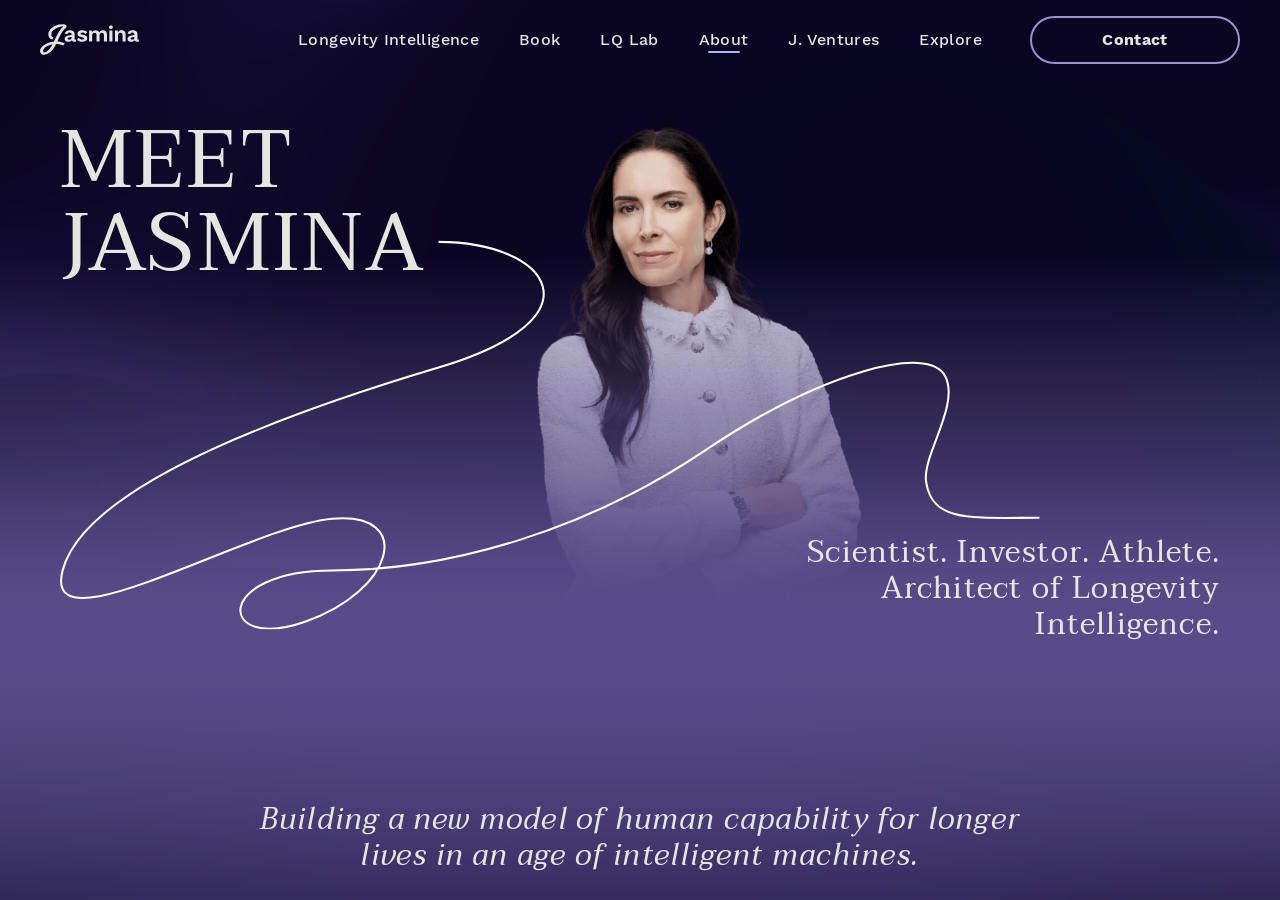
<file: about/index.html>
<!DOCTYPE html><html class="is-loading" lang="en" style="--cursor-x: 0.5; --cursor-y: 0.5;" data-direction="down"><head><title>About Jasmina Denner</title><meta charset="utf-8"><meta name="theme-color" content="#000000"><meta name="viewport" content="width=device-width, initial-scale=1"><meta name="description" content="Jasmina Denner is the founder of Longevity Intelligence™,  a framework for adaptive human capacity across longer lives in an AI-shaped lives. "><meta property="og:type" content="website"><meta property="og:url" content="https://jasminadenner.com/about/"><meta property="og:title" content="About Jasmina Denner"><meta property="og:description" content="Jasmina Denner is the founder of Longevity Intelligence™,  a framework for adaptive human capacity across longer lives in an AI-shaped lives. "><meta name="twitter:card" content="summary_large_image"><meta name="twitter:url" content="https://jasminadenner.com/about/"><meta name="twitter:title" content="About Jasmina Denner"><meta name="twitter:description" content="Jasmina Denner is the founder of Longevity Intelligence™,  a framework for adaptive human capacity across longer lives in an AI-shaped lives. "><meta name="keywords" content="longevity, health, wellness, intelligence, jasmina, denner, jasmina denner, longevity intelligence, healthy living, life extension, future, world"><meta property="og:keywords" content="longevity, health, wellness, intelligence, jasmina, denner, jasmina denner, longevity intelligence, healthy living, life extension, future, world"><meta name="twitter:keywords" content="longevity, health, wellness, intelligence, jasmina, denner, jasmina denner, longevity intelligence, healthy living, life extension, future, world"><link rel="canonical" href="https://jasminadenner.com/about/"><meta property="og:image" content="/__external__/jd-cms.onrender.com/uploads/About_Jasmina_Denner_5864de6f8c.jpg"><meta name="twitter:image" content="/__external__/jd-cms.onrender.com/uploads/About_Jasmina_Denner_5864de6f8c.jpg"><link ref="preload" as="font/woff2" crossorigin="anonymous" href="/assets/fonts/fd710497da6f571fc11f.woff2"><link ref="preload" as="font/woff2" crossorigin="anonymous" href="/assets/fonts/db95a98e2b04a0c5f787.woff2"><link ref="preload" as="font/woff2" crossorigin="anonymous" href="/assets/fonts/77e4591e6c6bb90817d5.woff2"><link ref="preload" as="font/woff2" crossorigin="anonymous" href="/assets/fonts/e76c1e332ec883024699.woff2"><link ref="preload" as="font/woff2" crossorigin="anonymous" href="/assets/fonts/e4e92733bfc1a391e5c7.woff2"><link ref="preload" as="font/woff2" crossorigin="anonymous" href="/assets/fonts/0eff6bba3376806ce6e3.woff2"><link ref="preload" as="font/woff2" crossorigin="anonymous" href="/assets/fonts/960e890cb970d849a8fc.woff2"><link ref="preload" as="font/woff2" crossorigin="anonymous" href="/assets/fonts/64a0dc6afe9fc2c2aa75.woff2"><link rel="preload" fetchpriority="high" as="image" href="/assets/images/13cf611da58a009b03d2.png" type="image/png"><link rel="preload" fetchpriority="high" as="image" href="/assets/images/13cf611da58a009b03d2.png" type="image/png"><link ref="preload" as="font/woff2" crossorigin="anonymous" href="/assets/fonts/e76c1e332ec883024699.woff2"><link rel="preload" href="/assets/css/main.297c4bd9b5d865065d9d.css" as="style"><link rel="stylesheet" href="/assets/css/main.297c4bd9b5d865065d9d.css" as="text/css" data-keep-asset=""><script type="application/ld+json">{
  "@context": "https://schema.org",
  "@type": "Article",
  "mainEntityOfPage": {
    "@type": "WebPage",
    "@id": "https://jasminadenner.com/about/"
  },
  "headline": "About Jasmina Denner",
  "description": "Jasmina Denner is the founder of Longevity Intelligence™,  a framework for adaptive human capacity across longer lives in an AI-shaped lives. ",
  "author": {
    "@type": "Person",
    "name": "Jasmina Denner",
    "url": "https://jasminadenner.com/about"
  },
  "publisher": {
    "@type": "Organization",
    "name": "Jasmina Denner",
    "logo": {
      "@type": "ImageObject",
      "url": "/assets/static/social.jpg"
    }
  },
  "datePublished": "2026-09-16",
  "image": [
    "/assets/static/social.jpg"
  ]
}
</script><script type="application/ld+json">{
  "@context": "https://schema.org",
  "@graph": [
    {
      "@type": "Organization",
      "@id": "https://jasminadenner.com/#organization",
      "name": "J. Ventures",
      "url": "https://jasminadenner.com",
      "founder": { "@id": "https://jasminadenner.com/#person" },
      "sameAs": [
        "https://longevityintelligence.ai",
        "https://longevityintelligence.com"
      ]
    },
    {
      "@type": "Person",
      "@id": "https://jasminadenner.com/#person",
      "name": "Jasmina Denner",
      "honorificSuffix": "Ph.D.",
      "jobTitle": "Founder",
      "worksFor": { "@id": "https://jasminadenner.com/#organization" },
      "url": "https://jasminadenner.com",
      "description": "Founder of J. Ventures and developer of the Longevity Intelligence framework for adaptive human capacity."
    },
    {
      "@type": "CreativeWork",
      "@id": "https://longevityintelligence.ai/#framework",
      "name": "Longevity Intelligence",
      "alternativeHeadline": "A Framework for Adaptive Human Capacity",
      "creator": { "@id": "https://jasminadenner.com/#person" },
      "publisher": { "@id": "https://jasminadenner.com/#organization" },
      "url": "https://longevityintelligence.ai",
      "description": "The framework by Jasmina Denner, Ph.D. for adaptive human capacity in biological, digital, and social domains of AI-shaped lives."
    }
  ]
}
</script><link rel="manifest" href="/manifest.json" crossorigin="use-credentials" /><meta name="apple-mobile-web-app-capable" content="yes">
<link rel="icon" type="image/png" sizes="196x196" href="/icons/favicon-196.png">
<link rel="apple-touch-icon" href="/icons/apple-icon-180.png">
<meta name="msapplication-square70x70logo" content="/icons/mstile-icon-128.png">
<meta name="msapplication-square150x150logo" content="/icons/mstile-icon-270.png">
<meta name="msapplication-square310x310logo" content="/icons/mstile-icon-558.png">
<meta name="msapplication-wide310x150logo" content="/icons/mstile-icon-558-270.png">
<script>
  if ('serviceWorker' in navigator) {
    navigator.serviceWorker.getRegistrations().then(function (registrations) {
      for (let registration of registrations) {
        registration.unregister().then(() => {
          console.log('Service worker unregistered');
        });
      }
    });
  }
</script></head><body><div class="wrapper" data-scroll-wrapper="" id="top"><div class="page-holder relative" data-scroller=""><header class="fixed  top-0 left-0 w-full text-white z-3" data-header=""><div class="container flex items-center py-16 header__container"><div class="w-1/5"><a class="header-logo" href="/"><svg class="w-[9.9rem] h-auto" width="194" height="61" viewBox="0 0 194 61" fill="none" xmlns="http://www.w3.org/2000/svg"><path d="M25.9994 26.0916C20.2477 24.7869 21.9559 17.1505 24.5406 13.8695C27.9379 9.546 33.4209 6.78307 38.7184 5.64465C40.1579 5.33765 41.6166 5.13939 43.0946 5.06904C43.6128 5.04345 44.1374 5.04345 44.6556 5.04985C45.4234 5.05624 45.9224 5.32486 46.012 4.85158C46.0696 4.55738 44.0734 6.36096 43.696 6.73191C42.7043 7.69765 41.7638 8.71457 40.8745 9.77625C37.618 13.6648 35.1548 18.1482 32.9411 22.6891C28.7249 31.336 25.5003 40.6481 19.288 48.163C17.8357 49.9155 16.217 51.508 14.3744 52.8447C12.8645 53.9447 10.011 55.8698 8.02768 55.6012C5.09744 55.1983 6.07632 51.0475 7.15117 49.2951C8.68026 46.8136 11.2458 45.01 13.7794 43.6733C23.5618 38.512 35.4683 37.1817 45.5577 42.1575L48.5584 38.1091C36.1784 32.0012 20.7467 33.6257 9.00655 40.6162C3.86265 43.6797 -3.04708 50.862 1.45704 57.2065C5.12303 62.3614 12.391 60.0334 16.7864 57.3408C28.5265 50.1521 32.9667 35.6211 38.6672 23.9299C40.3371 20.5018 42.1924 17.1568 44.4637 14.0933C45.513 12.6735 46.6454 11.2984 47.893 10.0449C49.2301 8.70817 50.9384 7.53776 51.6293 5.68941C54.3357 -1.54409 40.4394 0.406593 37.1317 1.11651C29.6654 2.72182 21.4889 7.06448 17.7653 14.0102C14.2976 20.4826 16.7928 28.8865 24.4127 30.6133L25.993 26.0916H25.9994Z" fill="currentColor"></path><path d="M61.9187 20.5892C61.9187 19.3421 61.5604 18.3699 60.8502 17.6728C60.1401 16.9757 59.1996 16.6303 58.0415 16.6303C56.9667 16.6303 56.0262 16.9053 55.2137 17.4553C54.4011 18.0054 53.8061 18.92 53.4287 20.1991L48.3359 18.6321C48.8286 16.7198 49.9098 15.1785 51.5797 14.0209C53.2495 12.8633 55.4888 12.2812 58.3039 12.2812C60.2168 12.2812 61.8867 12.5818 63.3134 13.1766C64.7337 13.7714 65.847 14.6668 66.6467 15.8564C67.4465 17.046 67.8431 18.5426 67.8431 20.3398V29.1722C67.8431 30.2723 68.3677 30.8287 69.4106 30.8287C69.9032 30.8287 70.3703 30.7583 70.8053 30.6112L70.4599 34.3079C69.7049 34.6853 68.7644 34.8707 67.632 34.8707C66.6147 34.8707 65.6998 34.6981 64.8873 34.3463C64.0748 34.0009 63.435 33.4701 62.9743 32.7602C62.5073 32.0503 62.2769 31.1549 62.2769 30.0804V29.9077L63.3198 29.735C63.1471 30.8351 62.6672 31.7752 61.8803 32.5427C61.0997 33.3102 60.1465 33.8986 59.0268 34.3079C57.9072 34.7109 56.7556 34.9155 55.5656 34.9155C54.0876 34.9155 52.8081 34.6917 51.7332 34.2376C50.6584 33.7899 49.833 33.1311 49.2508 32.2549C48.6686 31.3851 48.3807 30.3106 48.3807 29.0315C48.3807 27.407 48.9053 26.0767 49.9482 25.047C50.9911 24.0173 52.4882 23.3138 54.4331 22.9364L62.616 21.28L62.5713 24.9766L57.3442 26.0191C56.3589 26.2238 55.6103 26.4924 55.1049 26.825C54.5995 27.1576 54.3436 27.7012 54.3436 28.4559C54.3436 29.2106 54.6123 29.735 55.1497 30.1124C55.6871 30.4897 56.3333 30.6752 57.0883 30.6752C57.6961 30.6752 58.2911 30.6048 58.8733 30.4577C59.4555 30.3106 59.9737 30.0804 60.4408 29.7606C60.9078 29.4408 61.2661 29.0059 61.5284 28.4559C61.7907 27.9059 61.9187 27.2343 61.9187 26.4541V20.5764V20.5892Z" fill="currentColor"></path><path d="M82.9698 34.9091C80.7625 34.9091 78.7536 34.519 76.9366 33.7323C75.1196 32.9457 73.6481 31.8456 72.5156 30.4258L75.9577 26.9465C76.6551 27.989 77.5828 28.846 78.7472 29.5176C79.9052 30.1827 81.2871 30.5153 82.8802 30.5153C84.0126 30.5153 84.9211 30.349 85.5993 30.0164C86.2839 29.6839 86.623 29.153 86.623 28.4303C86.623 27.9634 86.463 27.5669 86.1431 27.2343C85.8232 26.9017 85.1835 26.6331 84.2302 26.4285L80.3978 25.6418C77.8707 25.1174 76.0793 24.3307 75.0236 23.269C73.9616 22.2073 73.4369 20.8387 73.4369 19.1566C73.4369 17.967 73.7952 16.8478 74.5054 15.8053C75.2155 14.7628 76.284 13.9121 77.7043 13.2598C79.1247 12.6074 80.8969 12.2812 83.0146 12.2812C85.1323 12.2812 87.0836 12.6202 88.6959 13.3046C90.3082 13.9889 91.575 14.993 92.5027 16.3297L88.9326 19.809C88.2928 18.792 87.4611 18.0182 86.431 17.4809C85.401 16.9437 84.3197 16.6751 83.1873 16.6751C82.3748 16.6751 81.6774 16.7646 81.0952 16.9373C80.513 17.11 80.0779 17.353 79.79 17.6536C79.5021 17.9606 79.355 18.3443 79.355 18.8048C79.355 19.2653 79.5597 19.6682 79.9628 20.0008C80.3658 20.3334 81.108 20.6148 82.1828 20.8514L86.623 21.766C88.7727 22.2009 90.3082 22.9364 91.2359 23.9661C92.1636 24.9958 92.6306 26.2366 92.6306 27.6884C92.6306 29.1402 92.2595 30.3234 91.5174 31.4107C90.7752 32.498 89.6876 33.355 88.2545 33.9817C86.8149 34.6085 85.0555 34.9155 82.9634 34.9155L82.9698 34.9091Z" fill="currentColor"></path><path d="M96.2188 34.4728V12.7083H101.574L101.791 16.6225C102.514 15.1707 103.512 14.0834 104.773 13.3607C106.033 12.638 107.434 12.2734 108.976 12.2734C110.518 12.2734 111.958 12.638 113.224 13.3607C114.485 14.0834 115.438 15.1579 116.078 16.5841C116.545 15.6248 117.165 14.8317 117.952 14.1921C118.733 13.5526 119.609 13.0729 120.563 12.7531C121.522 12.4333 122.495 12.2734 123.48 12.2734C124.901 12.2734 126.199 12.5612 127.377 13.1432C128.554 13.7253 129.488 14.5951 130.185 15.7527C130.883 16.9103 131.228 18.3941 131.228 20.1913V34.4664H125.265V21.3681C125.265 19.7756 124.92 18.6435 124.222 17.972C123.525 17.3068 122.623 16.9743 121.522 16.9743C120.652 16.9743 119.846 17.1917 119.104 17.6266C118.362 18.0615 117.786 18.7075 117.364 19.5645C116.942 20.4215 116.73 21.4896 116.73 22.7623V34.4728H110.768V21.3745C110.768 19.782 110.409 18.6499 109.699 17.9784C108.989 17.3132 108.08 16.9806 106.98 16.9806C106.225 16.9806 105.477 17.1853 104.741 17.5882C103.999 17.9976 103.391 18.6307 102.911 19.5005C102.431 20.3704 102.194 21.5152 102.194 22.9414V34.4728H96.2315H96.2188Z" fill="currentColor"></path><path d="M138.978 9.57394C137.73 9.57394 136.803 9.30532 136.188 8.76808C135.581 8.23085 135.273 7.43778 135.273 6.39529C135.273 5.3528 135.581 4.51497 136.188 3.97773C136.796 3.44049 137.724 3.17188 138.978 3.17188C140.232 3.17188 141.153 3.44049 141.767 3.97773C142.375 4.51497 142.682 5.32082 142.682 6.39529C142.682 7.46976 142.375 8.23085 141.767 8.76808C141.16 9.30532 140.225 9.57394 138.978 9.57394ZM141.94 12.7078V34.4723H135.977V12.7078H141.94Z" fill="currentColor"></path><path d="M146.957 34.4742V12.7098H152.312L152.658 19.2397L151.915 18.5426C152.261 17.1228 152.818 15.946 153.572 15.0186C154.327 14.0912 155.249 13.4005 156.336 12.9528C157.424 12.5051 158.62 12.2812 159.926 12.2812C161.435 12.2812 162.779 12.5691 163.95 13.1511C165.127 13.7331 166.055 14.6093 166.739 15.7861C167.424 16.9629 167.763 18.4339 167.763 20.2055V34.4806H161.8V21.9003C161.8 20.0456 161.435 18.7601 160.713 18.0501C159.99 17.3402 159.043 16.9821 157.885 16.9821C157.072 16.9821 156.279 17.1803 155.511 17.5705C154.743 17.9606 154.116 18.5938 153.636 19.4636C153.157 20.3334 152.92 21.4974 152.92 22.9428V34.4742H146.957Z" fill="currentColor"></path><path d="M185.106 20.5892C185.106 19.3421 184.748 18.3699 184.038 17.6728C183.328 16.9757 182.387 16.6303 181.229 16.6303C180.154 16.6303 179.214 16.9053 178.401 17.4553C177.589 18.0054 176.994 18.92 176.616 20.1991L171.523 18.6321C172.016 16.7198 173.097 15.1785 174.767 14.0209C176.437 12.8633 178.676 12.2812 181.491 12.2812C183.404 12.2812 185.074 12.5818 186.501 13.1766C187.921 13.7714 189.034 14.6668 189.834 15.8564C190.634 17.046 191.031 18.5426 191.031 20.3398V29.1722C191.031 30.2723 191.555 30.8287 192.598 30.8287C193.091 30.8287 193.558 30.7583 193.993 30.6112L193.647 34.3079C192.892 34.6853 191.952 34.8707 190.819 34.8707C189.802 34.8707 188.887 34.6981 188.075 34.3463C187.262 34.0009 186.622 33.4701 186.162 32.7602C185.695 32.0503 185.464 31.1549 185.464 30.0804V29.9077L186.507 29.735C186.335 30.8351 185.855 31.7752 185.068 32.5427C184.287 33.3102 183.334 33.8986 182.214 34.3079C181.095 34.7109 179.943 34.9155 178.753 34.9155C177.275 34.9155 175.996 34.6917 174.921 34.2376C173.846 33.7899 173.021 33.1311 172.438 32.2549C171.856 31.3851 171.568 30.3106 171.568 29.0315C171.568 27.407 172.093 26.0767 173.136 25.047C174.179 24.0173 175.676 23.3138 177.621 22.9364L185.804 21.28L185.759 24.9766L180.532 26.0191C179.546 26.2238 178.798 26.4924 178.292 26.825C177.787 27.1576 177.531 27.7012 177.531 28.4559C177.531 29.2106 177.8 29.735 178.337 30.1124C178.875 30.4897 179.521 30.6752 180.276 30.6752C180.884 30.6752 181.479 30.6048 182.061 30.4577C182.643 30.3106 183.161 30.0804 183.628 29.7606C184.095 29.4408 184.454 29.0059 184.716 28.4559C184.978 27.9059 185.106 27.2343 185.106 26.4541V20.5764V20.5892Z" fill="currentColor"></path></svg></a></div><div class="w-1/5 ml-auto flex justify-end laptop:hidden relative -top-4"><button data-menu-opener="" type="button"><span></span><span></span></button></div><div class="header-menu"><div class="lightning opacity-20 laptop:hidden" style="--power: 130%; --height: 70svh" data-scrub="data-scrub" data-repeat="data-repeat" data-from="130%" data-to="40%" data-start="top bottom"><div class="center-light grid grid-cols-2"><span class="center-light__shadow"></span><div class="h-full lightning__left"></div><div class="h-full lightning__right"></div></div></div><div class="flex-grow flex justify-center pt-[7svh] laptop:pt-0"><ul class="nav flex flex-col laptop:flex-row gap-x-40 gap-y-[1.8rem] text-[2.4rem] font-secondary laptop:font-primary laptop:text-base laptop:font-medium"><li class="laptop:hidden" data-stagger=""><a class="link link--secondary" href="/">Home</a></li><li data-stagger=""><a class="link link--secondary" href="/longevity-intelligence">Longevity Intelligence</a></li><li data-stagger=""><a class="link link--secondary" href="/book">Book</a></li><li data-stagger=""><a class="link link--secondary" href="/lab">LQ Lab</a></li><li data-stagger=""><a class="link link--secondary is-active" href="/about/">About</a></li><li data-stagger=""><a class="link link--secondary" href="/ventures/">J. Ventures</a></li><li data-stagger=""><div class="header-nested-nav"><span class="header-nested-nav__parent link link--secondary">Explore</span><div class="header-nested-nav__subnav"><a class="link link--secondary" href="/the-intelligence-report/">The Intelligence Report </a><a class="link link--secondary" href="/the-longevity-library/">The Longevity Library</a></div></div></li></ul></div><div class="flex-shrink-0 laptop:w-1/4 laptop:flex laptop:justify-end"><div data-stagger=""><a class="btn btn--primary w-[23rem] mx-auto laptop:ml-auto laptop:w-[16.8rem]" href="/contact/">Contact</a></div><div class="mt-[8svh] laptop:hidden flex justify-center" data-stagger=""><ul class="flex flex-wrap gap-x-[2.2rem] lg:gap-x-40"><li class="social-list__item"><a class="social-list__link" href="https://www.linkedin.com/in/jasminadenner/"><svg class="svgi " aria-labelledby="symbol-linkedin-desc-b" role="group">
                  <desc id="symbol-linkedin-desc-b">linkedin icon</desc>
                  <use xlink:href="#svg-linkedin"></use>
              </svg></a></li><li class="social-list__item"><a class="social-list__link" href="https://x.com/JasminaDenner"><svg class="svgi " aria-labelledby="symbol-twitter-desc-c" role="group">
                  <desc id="symbol-twitter-desc-c">twitter icon</desc>
                  <use xlink:href="#svg-twitter"></use>
              </svg></a></li><li class="social-list__item"><a class="social-list__link" href="https://www.instagram.com/jasminadenner/"><svg class="svgi " aria-labelledby="symbol-instagram-desc-d" role="group">
                  <desc id="symbol-instagram-desc-d">instagram icon</desc>
                  <use xlink:href="#svg-instagram"></use>
              </svg></a></li></ul></div></div></div></div></header><div class="flex flex-col min-h-screen" data-transitions-container="" data-animation="fade"><main class="main"><section class="pb-40 md:pb-80 laptop:pb-0" data-animation="about-intro"><div class="relative pt-[8.4rem] md:pt-120 laptop:px-60 container"><div class="relative"><div class="absolute -left-[100vw] -right-[5rem] md:left-0 md:top-[31rem] md:-right-30 top-1/2 -translate-y-1/2 w-auto lg:-left-160 lg:top-[33.3rem] z-3 pointer-events-none laptop:top-[31.5rem] laptop:left-0 laptop:right-[18rem] 2xl:top-[34rem] 2xl:left-[11.5rem] 2xl:right-[24.6rem] 3xl:right-[25rem] 3xl:left-70 3xl:top-[36.7rem]" data-animation="draw-svg" data-duration="1.5" data-ease="power2.inOut" data-delay="0.2"><svg class="w-full h-auto relative" width="959" height="381" viewBox="0 0 959 381" fill="none" xmlns="http://www.w3.org/2000/svg"><path d="M370.38 1.5C477.698 1.5 534.628 75.4167 370.38 124.5C206.132 173.583 23.5572 242.687 2.51593 323.022C-18.5253 403.358 185.066 279.741 266.344 272.511C347.622 265.281 327.088 343.021 239.852 373.19C152.617 403.358 149.994 322.997 266.344 323.022C382.694 323.047 515.95 283.054 631 205.749C746.05 128.444 850.788 100.627 866.5 133.329C880.324 162.102 844.077 209.508 847.5 235.924C852.747 276.441 892.564 271.5 958.5 271.5" stroke="white" stroke-width="2" stroke-miterlimit="10" data-connection-svg=""></path></svg></div><h1 class="text-[3.6rem] md:text-[6rem] leading-small font-normal laptop:text-[8rem] 2xl:text-[9.8rem] text-center md:text-left uppercase max-w-[46rem] md:absolute md:left-0 md:top-60 lg:top-0 laptop:leading-[1.04] z-3 2xl:left-20 mb-40" data-left-title="" data-animation="split" data-duration="1.25" data-stagger-interval="0.1">Meet Jasmina</h1><div class="relative flex justify-center max-w-[58rem] 2xl:max-w-[71rem] mx-auto 2xl:-top-[3.4rem] 2xl:left-[3.7rem] w-full -z-1 mb-18 md:mb-0 md:relative md:left-[4.5rem] md:top-[-0.4rem]" data-main-image="" data-animation="scale" data-from="1.12" data-to="1" data-duration="2.8" data-transition-ignore=""><picture class="w-full h-auto flex block" style="--aspect: 0.9944016794961511" data-animation="fade" data-duration="3"><source media="(min-width: 1000px)" srcset="/__external__/jd-cms.onrender.com/uploads/large_jasmina_24fdaed637.png"><source media="(min-width: 600px)" srcset="/__external__/jd-cms.onrender.com/uploads/medium_jasmina_24fdaed637.png"><source media="(min-width: 0px)" srcset="/__external__/jd-cms.onrender.com/uploads/small_jasmina_24fdaed637.png"><img class="block w-full w-full h-auto" data-component="await-upload" data-src="/__external__/jd-cms.onrender.com/uploads/small_jasmina_24fdaed637.png" alt="image description" width="1421" height="1429" draggable="false"></picture></div><p class="h3 !leading-small text-center mb-0 md:text-right md:max-w-[38rem] lg:max-w-[50rem] 2xl:max-w-[55rem] md:ml-auto md:absolute md:right-0 md:bottom-0 laptop:bottom-[6rem] 2xl:bottom-[12.7rem] 2xl:right-20 md:leading-none z-3 relative tracking-highest 3xl:bottom-[8.7rem]" data-right-title="" data-animation="split" data-delay="0.35" data-duration="1.2">Scientist. Investor. Athlete. Architect of Longevity Intelligence.</p></div><div class="relative -mx-20 md:-mx-40 laptop:-mx-60 w-auto mt-[3.2rem] md:mt-70 laptop:mt-[9.9rem] z-2"><span class="absolute bg-gradient-about-intro h-screen top-0 md:top-1/2 -translate-y-[65%] -z-2 pointer-events-none w-screen left-1/2 -translate-x-1/2"></span><div class="text-center container"><h2 class="h4 italic mb-0 max-w-[83rem] mx-auto " data-animation="moveUp">Building a new model of human capability for longer lives in an age of intelligent machines.</h2></div></div></div><div class="md:grid md:grid-cols-2 md:gap-x-40 laptop:gap-x-0 md:mt-150 laptop:mt-[18rem] container"><div data-content-part="" data-animation="draw-svg" data-scrub="" data-ease="none" data-end="bottom bottom" data-repeat="true"><div class="flex justify-center laptop:pr-50 " data-part="left"><div class="w-70 h-70 md:w-100 md:h-100 rounded-full absolute left-0 top-0 -z-1 scale-0" style="--c: #E6E6E1;--s: 5s; --lo: 0.5;" data-story-circle="about-intro"><span class="circle"></span><span class="light"><span></span></span></div><svg class="md:hidden w-full relative  -mt-[3rem] -mb-[9rem] -left-10 mx-auto" width="230" height="541" viewBox="0 0 230 541" fill="none" xmlns="http://www.w3.org/2000/svg"><path d="M229.038 1C202.038 95.3883 143 120.357 66.4164 136.234C-86.5248 167.942 69.8387 176.28 149.415 234.154C228.991 292.027 33.8664 361.95 155.943 540.036" stroke="url(#paint0_linear_2132_3493)" stroke-width="2" stroke-miterlimit="10" data-path-for-ball-mobile=""></path><defs><linearGradient id="paint0_linear_2132_3493" x1="18.3809" y1="115" x2="155.58" y2="417.215" gradientUnits="userSpaceOnUse"><stop stop-color="#F7EFD6" stop-opacity="0"></stop><stop offset="0.29" stop-color="#F7EFD6"></stop><stop offset="1" stop-color="#F7EFD6" stop-opacity="0"></stop></linearGradient></defs></svg><svg class="hidden md:block w-full h-auto relative md:-mt-[5rem] laptop:-mt-[8.9rem] md:-mb-40 laptop:mb-0 laptop:left-[-2rem]" width="633" height="1319" viewBox="0 0 633 1319" fill="none" xmlns="http://www.w3.org/2000/svg"><path d="M600.497 1C538.01 219.445 237.482 358.865 56.6686 350.494C-169.349 340.03 353.846 206.092 538.01 340.03C722.174 473.968 -188.18 415.497 94.3445 827.647C178.486 950.394 631.515 1148.11 631.515 1318.96" stroke="url(#paint0_linear_1601_5900)" stroke-width="2"></path><path d="M600.497 1C538.01 219.445 237.482 358.865 56.6686 350.494C-169.349 340.03 353.846 206.092 538.01 340.03C722.174 473.968 -188.18 415.497 94.3445 827.647C178.486 950.394 631.515 1148.11 631.515 1318.96" stroke="url(#paint1_linear_1601_5900)" stroke-width="2" data-path-for-ball=""></path><defs><linearGradient id="paint0_linear_1601_5900" x1="754.297" y1="1209.95" x2="248.702" y2="170.755" gradientUnits="userSpaceOnUse"><stop stop-color="#E6E6E1" stop-opacity="0"></stop><stop offset="0.176764" stop-color="#E6E6E1" stop-opacity="0.8"></stop><stop offset="0.361919" stop-color="#E6E6E1" stop-opacity="0.2"></stop><stop offset="0.636569" stop-color="#E6E6E1" stop-opacity="0.35"></stop><stop offset="0.907047" stop-color="#E6E6E1" stop-opacity="0.8"></stop><stop offset="1" stop-color="#E6E6E1" stop-opacity="0"></stop></linearGradient><linearGradient id="paint1_linear_1601_5900" x1="754.297" y1="1209.95" x2="248.702" y2="170.755" gradientUnits="userSpaceOnUse"><stop stop-color="#E6E6E1" stop-opacity="0"></stop><stop offset="0.176764" stop-color="#E6E6E1" stop-opacity="0.8"></stop><stop offset="0.361919" stop-color="#E6E6E1" stop-opacity="0.2"></stop><stop offset="0.636569" stop-color="#E6E6E1" stop-opacity="0.35"></stop><stop offset="0.907047" stop-color="#E6E6E1" stop-opacity="0.8"></stop><stop offset="1" stop-color="#E6E6E1" stop-opacity="0"></stop></linearGradient></defs></svg></div></div><div class="laptop:pr-60 relative z-2 laptop:pl-2 "><div class="relative laptop:pb-150" data-part="right"><div class="wysiwyg reset-last max-w-[53rem] about-intro-body-copy" data-intro-body-copy=""><p>Jasmina's work is guided by a simple but urgent question: How do humans adapt and evolve as life extends and complexity accelerates? She approaches health, technology, and human development as interdependent systems — each shaping how we think, decide, and live across time.</p><p>Trained as a scientist, Jasmina holds a Ph.D. in Chemical Engineering from Yale University, with a background in Biochemical Engineering and executive training in Sustainable Business Strategy from Harvard Business School. Her work spans academic research, fundraising, nonprofit leadership, and science-driven investment — all arenas where long-term thinking and systemic judgment shape real outcomes.</p><p>Her work moves fluidly across health, technology, education, entrepreneurship, and high-performance sport, applying systems thinking to real-world complexity. As a nationally ranked saber fencer, she trains the very capacities she writes about: precision under pressure, adaptive decision-making, and resilience over time.<br><br>Longevity, in her view, is no different. It is a long game that rewards training, feedback, and deliberate evolution. Longevity Intelligence is not just a framework she teaches. It is a system she lives.</p></div></div></div></div></section><section class="py-40 md:py-80 laptop:py-120 container"><div class="relative z-2"><h2 class="text-[3.6rem] text-center leading-small md:h1 uppercase mb-0 max-w-[120rem] mx-auto" data-animation="split">A Conversation with Jasmina</h2><p class="max-w-[80rem] mx-auto text-center mt-8 mb-16 laptop:mb-40" data-animation="moveUp">An Intimate Chat on Science, Sports, Investing, and the Art of Transformation</p></div><div class="max-w-[110rem] mx-auto" data-animation="question-answer" data-transition-ignore=""><div class="relative"><div class="flex justify-between items-center pt-50 md:sticky top-0 z-1 question-answer__header mb-50 2xl:pt-70 2xl:mb-70"><span class="hidden md:block bg-gradient-to-b from-gray-900 to-transparent h-100 absolute top-[99%] w-screen left-1/2 -translate-x-1/2 -z-1"></span><span class="hidden md:block bg-gradient-to-t from-gray-900 to-transparent h-100 absolute bottom-[99%] w-screen left-1/2 -translate-x-1/2 -z-1"></span><span class="hidden md:block bg-gray-900 -z-1 h-full absolute top-0 w-screen left-1/2 -translate-x-1/2"></span><div class="flex-shrink-0 hidden md:block"><p class="h3 mb-0" data-question-title="">Question</p></div><div class="-mx-20 md:mx-0 h-[10.5rem] md:h-200 flex-grow flex items-center justify-center md:px-25 relative" data-morph-svg=""><svg width="708" height="190" viewBox="0 0 708 190" fill="none" xmlns="http://www.w3.org/2000/svg"><path class="invisible" d="M0 95.9922C148.939 95.9922 152.523 141.124 195.34 119.264C236.426 98.2906 224.445 74.9035 282.808 117.993C325.109 149.219 389.08 231.151 436.328 167.263C480.065 108.124 390.184 -11.4918 342.373 2.05241C294.561 15.5934 311.973 104.324 480.273 123.257C576.825 134.118 560.897 95.9949 708 95.9949" stroke="#E6E6E1" stroke-width="2" stroke-miterlimit="10"></path><path class="invisible" d="M0 95.9907C121.347 95.9907 196.402 69.8484 266.988 32.855C393.842 -33.6273 461.481 18.5227 383.549 57.48C305.613 96.4341 210.78 162.322 284.715 185.637C358.65 208.951 462.89 151.212 466.753 107.407C471.995 47.946 406.625 73.8552 429.762 107.341C465.478 159.031 598.477 95.994 708 95.994" stroke="#E6E6E1" stroke-width="2" stroke-miterlimit="10"></path><path class="invisible" d="M0 95.9946C117.424 95.9946 132.342 146.73 247.115 116.577C361.889 86.4275 373.333 46.5436 369.326 29.8234C365.322 13.1 317.594 12.6074 239.826 74.6798C162.058 136.749 148.647 228.981 279.985 174.373C411.328 119.766 513.569 -35.9931 554.846 9.06692C581.4 38.0538 578.651 95.9946 708 95.9946" stroke="#E6E6E1" stroke-width="2" stroke-miterlimit="10"></path><path class="invisible" d="M0 95.9907C121.347 95.9907 196.402 69.8484 266.988 32.855C393.842 -33.6273 461.481 18.5227 383.549 57.48C305.613 96.4341 210.78 162.322 284.715 185.637C358.65 208.951 462.89 151.212 466.753 107.407C471.995 47.946 406.625 73.8552 429.762 107.341C465.478 159.031 598.477 95.994 708 95.994" stroke="#E6E6E1" stroke-width="2" stroke-miterlimit="10"></path><path class="invisible" d="M708 95.9922C587.522 95.9922 639.864 139.829 505.861 100.245C407.882 71.3041 254.219 147.813 315.391 183.93C400.301 234.06 516.872 0.874 455.039 0.992232C409.383 1.08091 358.591 59.1295 280.622 103.394C145.115 180.327 152.693 138.45 181.912 94.609C218.671 39.4439 129.952 95.9922 0 95.9922" stroke="#E6E6E1" stroke-width="2" stroke-miterlimit="10"></path><path class="invisible" d="M0 96.0024C117.424 96.0024 132.342 146.738 247.115 116.585C361.889 86.4354 373.333 46.5514 369.326 29.8312C365.322 13.1078 317.594 12.6152 239.826 74.6876C162.058 136.757 148.647 228.989 279.985 174.381C411.328 119.774 513.569 -35.9853 554.846 9.07473C581.4 38.0616 578.651 96.0024 708 96.0024" stroke="#E6E6E1" stroke-width="2" stroke-miterlimit="10"></path><path class="invisible" d="M708 96C587.522 96 639.864 139.837 505.861 100.252C407.882 71.3119 254.219 147.821 315.391 183.938C400.301 234.068 516.872 0.881813 455.039 1.00004C409.383 1.08872 358.591 59.1373 280.622 103.402C145.115 180.335 152.693 138.458 181.912 94.6168C218.671 39.4517 129.952 96 0 96" stroke="#E6E6E1" stroke-width="2" stroke-miterlimit="10"></path><path class="invisible" d="M0 96.0054C217.189 96.0054 288.185 -29.5795 321.487 8.02729C354.794 45.6341 261.473 134.027 216.424 149.717C171.374 165.406 145.73 128.442 225.502 107.543C394.809 63.1876 329.532 171.199 375.363 189.332C421.195 207.469 445.621 71.604 516.277 76.9932C586.938 82.3825 559.186 96.0054 708 96.0054" stroke="#E6E6E1" stroke-width="2" stroke-miterlimit="10"></path><path class="invisible" d="M0 96.0024C117.424 96.0024 132.342 146.738 247.115 116.585C361.889 86.4354 373.333 46.5514 369.326 29.8312C365.322 13.1078 317.594 12.6152 239.826 74.6876C162.058 136.757 148.647 228.989 279.985 174.381C411.328 119.774 513.569 -35.9853 554.846 9.07473C581.4 38.0616 578.651 96.0024 708 96.0024" stroke="#E6E6E1" stroke-width="2" stroke-miterlimit="10"></path><path class="invisible" d="M708 96C587.522 96 639.864 139.837 505.861 100.252C407.882 71.3119 254.219 147.821 315.391 183.938C400.301 234.068 516.872 0.881813 455.039 1.00004C409.383 1.08872 358.591 59.1373 280.622 103.402C145.115 180.335 152.693 138.458 181.912 94.6168C218.671 39.4517 129.952 96 0 96" stroke="#E6E6E1" stroke-width="2" stroke-miterlimit="10"></path><path class="invisible" d="M0 96.0054C217.189 96.0054 288.185 -29.5795 321.487 8.02729C354.794 45.6341 261.473 134.027 216.424 149.717C171.374 165.406 145.73 128.442 225.502 107.543C394.809 63.1876 329.532 171.199 375.363 189.332C421.195 207.469 445.621 71.604 516.277 76.9932C586.938 82.3825 559.186 96.0054 708 96.0054" stroke="#E6E6E1" stroke-width="2" stroke-miterlimit="10"></path><path class="invisible" d="M0 96C148.939 96 152.523 141.132 195.34 119.272C236.426 98.2984 224.445 74.9113 282.808 118.001C325.109 149.227 389.08 231.159 436.328 167.271C480.065 108.131 390.184 -11.484 342.373 2.06023C294.561 15.6012 311.973 104.332 480.273 123.265C576.825 134.126 560.897 96.0027 708 96.0027" stroke="#E6E6E1" stroke-width="2" stroke-miterlimit="10"></path><path class="invisible" d="M0 95.9985C121.347 95.9985 196.402 69.8562 266.988 32.8628C393.842 -33.6195 461.481 18.5305 383.549 57.4879C305.613 96.4419 210.78 162.33 284.715 185.644C358.65 208.959 462.89 151.219 466.753 107.414C471.995 47.9538 406.625 73.863 429.762 107.349C465.478 159.039 598.477 96.0018 708 96.0018" stroke="#E6E6E1" stroke-width="2" stroke-miterlimit="10"></path></svg></div><div class="flex-shrink-0 hidden md:block"><p class="h3 mb-0 text-right" data-answer-title="">Answer</p></div></div><div class=" pb-60 md:pb-100"><div class="grid gap-60 md:gap-100 items-start relative" data-questions-container="" data-animation="fade" duration="2"><div class="md:grid md:grid-cols-2" data-question-item="1"><div class="md:pr-[15%] laptop:pr-[20%]"><div class="relative"><p class="h5 mb-16 md:mb-0" data-question="">If your career were a scientific experiment, what hypothesis are you testing?</p></div></div><div><div class="wysiwyg reset-last" data-answer=""><p>I’m testing the hypothesis that life itself is a long game—that human health and potential depend on how well we train for it. By combining scientific rigor, long-term thinking, strategic investing, and competitive sport, I explore how people adapt, learn, perform, and evolve over time—especially in the context of longer lives. Like any sport, you’re only as good as your last decision, your last practice, and your willingness to keep learning as conditions change.</p></div></div></div><div class="md:grid md:grid-cols-2" data-question-item="2"><div class="md:pr-[15%] laptop:pr-[20%]"><div class="relative"><p class="h5 mb-16 md:mb-0" data-question="">How do you define longevity—and why does it need to be redefined today?</p></div></div><div><div class="wysiwyg reset-last" data-answer=""><p>I define longevity not as how long we live, but how well we adapt across time. We’ve extended lifespan, but we haven’t trained for longer lives—biologically, cognitively, or socially. Living longer without the capacity to learn, recover, and evolve simply stretches fragility. In an age of accelerating technology, longevity is no longer just a biological outcome—it’s a human capability.</p></div></div></div><div class="md:grid md:grid-cols-2" data-question-item="3"><div class="md:pr-[15%] laptop:pr-[20%]"><div class="relative"><p class="h5 mb-16 md:mb-0" data-question="">What is Longevity Intelligence—and how did the concept emerge from your work?</p></div></div><div><div class="wysiwyg reset-last" data-answer=""><p>Longevity Intelligence emerged from a gap I kept seeing across science, investing, and lived experience: we’re extending life faster than we’re upgrading the capacity to navigate it. Longevity isn’t just a health or technology problem—it’s a human capability problem. Longevity Intelligence names the ability to think, decide, and adapt across longer, more complex lives. It’s not about life hacks; it’s about developing the capacities that allow us to evolve with time rather than be overwhelmed by it.</p></div></div></div><div class="md:grid md:grid-cols-2" data-question-item="4"><div class="md:pr-[15%] laptop:pr-[20%]"><div class="relative"><p class="h5 mb-16 md:mb-0" data-question="">How do you make decisions when the systems are complex, the signals are incomplete, and the consequences unfold over time?</p></div></div><div><div class="wysiwyg reset-last" data-answer=""><p>When systems are complex and signals are incomplete, I slow things down before I speed them up. More data doesn’t automatically create clarity. I ask what really matters, what I’m assuming, and which decisions remain adjustable. I favor paths that allow learning and course correction over time. Good decisions aren’t about certainty upfront—they’re about staying adaptable as conditions change.</p></div></div></div></div><div class="flex items-center gap-x-10 mt-26 md:mt-40 relative w-full container-li z-2 md:!hidden"><div class="flex-shrink-0 w-[7.2rem] h-[2.4rem] cursor-pointer" data-prev-button=""><svg class="svgi w-full h-full pointer-events-none" aria-labelledby="symbol-arrow-left-long-desc-e" role="group">
                  <desc id="symbol-arrow-left-long-desc-e">arrow-left-long icon</desc>
                  <use xlink:href="#svg-arrow-left-long"></use>
              </svg></div><div class="flex-grow"><div class="flex justify-center gap-x-6"><span class="w-8 h-8 transition-opacity duration-300 rounded-full bg-current flex-shrink-0 opacity-20 !opacity-100" data-pagination-item=""></span><span class="w-8 h-8 transition-opacity duration-300 rounded-full bg-current flex-shrink-0 opacity-20" data-pagination-item=""></span><span class="w-8 h-8 transition-opacity duration-300 rounded-full bg-current flex-shrink-0 opacity-20 lg:hidden" data-pagination-item=""></span><span class="w-8 h-8 transition-opacity duration-300 rounded-full bg-current flex-shrink-0 opacity-20 md:hidden" data-pagination-item=""></span></div></div><div class="flex-shrink-0 w-[7.2rem] h-[2.4rem] cursor-pointer" data-next-button=""><svg class="svgi w-full h-full pointer-events-none" aria-labelledby="symbol-arrow-right-long-desc-f" role="group">
                  <desc id="symbol-arrow-right-long-desc-f">arrow-right-long icon</desc>
                  <use xlink:href="#svg-arrow-right-long"></use>
              </svg></div></div></div></div><div class="hidden md:block"><div class="md:grid md:grid-cols-2" data-question-item="4"><div class="md:pr-[15%] laptop:pr-[20%]"><div class="relative"><p class="h5 mb-16 md:mb-0" data-question="">How do you make decisions when the systems are complex, the signals are incomplete, and the consequences unfold over time?</p></div></div><div><div class="wysiwyg reset-last" data-answer=""><p>When systems are complex and signals are incomplete, I slow things down before I speed them up. More data doesn’t automatically create clarity. I ask what really matters, what I’m assuming, and which decisions remain adjustable. I favor paths that allow learning and course correction over time. Good decisions aren’t about certainty upfront—they’re about staying adaptable as conditions change.</p></div></div></div></div></div></section><section class="py-40 md:py-80 laptop:pb-120 laptop:pt-0 container"><div class="mb-120 laptop:mb-[18.9rem]" data-animation="images-grid"><div class="text-center sticky flex items-center -top-50 md:top-0 z-1 -mb-[10%] mb:-mb-[25%]" data-circle-move-trigger=""><div class="w-70 h-70 md:w-100 md:h-100 rounded-full absolute left-0 top-0 -z-1 scale-0" style="--c: #E6E6E1;--s: 5s; --lo: 0.5;" data-story-circle="images-circle"><span class="circle"></span><span class="light"><span></span></span></div><div class="relative w-full flex flex-col"><svg width="235" height="436" viewBox="0 0 235 436" fill="none" xmlns="http://www.w3.org/2000/svg" class="w-[70%] relative -left-30 mb-40 md:hidden -mt-70">
<path d="M-396.848 1C-399.36 52.814 -371.639 154.515 -245.317 125.116C-34.0466 75.9453 166.568 44.8942 221.57 113.616C260.29 161.994 196.183 226.232 196.183 436" stroke="#E6E6E1" stroke-width="2" data-path-for-ball-mobile="" stroke-miterlimit="10"></path>
</svg>
<svg width="767" height="549" class="hidden md:block h-auto self-end relative w-[53.2vw] -mt-70 laptop:mt-0 right-[38%] md:right-[45%] min-w-[60rem] laptop:right-[47%] mb-[3.2rem]" viewBox="0 0 767 549" fill="none" xmlns="http://www.w3.org/2000/svg">
<path d="M-29.8005 0.5C-32.9672 65.8333 1.97481 194.071 161.199 157C427.5 95 680.369 55.847 749.698 142.5C798.502 203.5 717.698 284.5 717.698 549" stroke="#E6E6E1" stroke-width="2" stroke-miterlimit="10" data-path-for-ball=""></path>
</svg></div></div><div class="relative z-1"><div data-image=""><div class="relative h-full"><div class="h-full" data-animation="parallax" data-scroll-speed="1.5" data-start="top bottom" data-end="bottom top" data-transition-ignore="" data-trigger="[data-animation=" images-grid"]"="" data-speed="-5"><div data-animation="moveRight" data-scrub="" data-from="70" data-repeat=""><div class="rounded-full aspect-square w-[16rem] md:w-[20rem] laptop:w-[32rem] overflow-hidden relative" data-animation="scale" data-scrub="" data-from="0.6" data-to="1" data-repeat=""><picture class="w-full h-auto flex h-full" style="--aspect: 1"><source media="(min-width: 0px)" data-srcset="/__external__/jd-cms.onrender.com/uploads/small_JD_fencing_6e838805fa.jpg"><img class="block w-full h-full w-full object-cover opacity-0" data-component="lazyload" data-src="/__external__/jd-cms.onrender.com/uploads/small_JD_fencing_6e838805fa.jpg" alt="image description" width="640" height="640" draggable="false"></picture><span class="w-full h-1/2 absolute bg-gradient-to-t from-purple to-transparent left-0 bottom-0 opacity-70"></span></div></div></div></div></div><div data-image=""><div class="relative h-full"><div class="h-full" data-animation="parallax" data-scroll-speed="1.5" data-start="top bottom" data-end="bottom top" data-transition-ignore="" data-trigger="[data-animation=" images-grid"]"="" data-speed="5"><div data-animation="moveLeft" data-scrub="" data-from="-70" data-repeat=""><div class="rounded-full aspect-square w-[16rem] md:w-[20rem] laptop:w-[32rem] overflow-hidden relative" data-animation="scale" data-scrub="" data-from="0.6" data-to="1" data-repeat=""><picture class="w-full h-auto flex h-full" style="--aspect: 1"><img class="block w-full h-full w-full object-cover opacity-0" data-component="lazyload" data-src="/__external__/jd-cms.onrender.com/uploads/image14_062798a4f5.jpg" alt="image description" width="640" height="640" draggable="false"></picture><span class="w-full h-1/2 absolute bg-gradient-to-t from-purple to-transparent left-0 bottom-0 opacity-70"></span></div></div></div></div></div><div data-image=""><div class="relative h-full"><div class="h-full" data-animation="parallax" data-scroll-speed="1.5" data-start="top bottom" data-end="bottom top" data-transition-ignore="" data-trigger="[data-animation=" images-grid"]"="" data-speed="-5"><div data-animation="moveRight" data-scrub="" data-from="70" data-repeat=""><div class="rounded-full aspect-square w-[16rem] md:w-[20rem] laptop:w-[32rem] overflow-hidden relative" data-animation="scale" data-scrub="" data-from="0.6" data-to="1" data-repeat=""><picture class="w-full h-auto flex h-full" style="--aspect: 1"><source media="(min-width: 0px)" data-srcset="/__external__/jd-cms.onrender.com/uploads/small_JD_lifestyle_8e37e062ec.jpg"><img class="block w-full h-full w-full object-cover opacity-0" data-component="lazyload" data-src="/__external__/jd-cms.onrender.com/uploads/small_JD_lifestyle_8e37e062ec.jpg" alt="image description" width="640" height="640" draggable="false"></picture><span class="w-full h-1/2 absolute bg-gradient-to-t from-purple to-transparent left-0 bottom-0 opacity-70"></span></div></div></div></div></div></div></div><div class="max-w-[110rem] mx-auto" data-animation="question-answer" data-transition-ignore=""><div class="relative"><div class="flex justify-between items-center pt-50 md:sticky top-0 z-1 question-answer__header mb-50 2xl:pt-70 2xl:mb-70"><span class="hidden md:block bg-gradient-to-b from-gray-900 to-transparent h-100 absolute top-[99%] w-screen left-1/2 -translate-x-1/2 -z-1"></span><span class="hidden md:block bg-gradient-to-t from-gray-900 to-transparent h-100 absolute bottom-[99%] w-screen left-1/2 -translate-x-1/2 -z-1"></span><span class="hidden md:block bg-gray-900 -z-1 h-full absolute top-0 w-screen left-1/2 -translate-x-1/2"></span><div class="flex-shrink-0 hidden md:block"><p class="h3 mb-0" data-question-title="">Question</p></div><div class="-mx-20 md:mx-0 h-[10.5rem] md:h-200 flex-grow flex items-center justify-center md:px-25 relative" data-morph-svg=""><svg width="708" height="190" viewBox="0 0 708 190" fill="none" xmlns="http://www.w3.org/2000/svg"><path class="invisible" d="M0 95.9922C148.939 95.9922 152.523 141.124 195.34 119.264C236.426 98.2906 224.445 74.9035 282.808 117.993C325.109 149.219 389.08 231.151 436.328 167.263C480.065 108.124 390.184 -11.4918 342.373 2.05241C294.561 15.5934 311.973 104.324 480.273 123.257C576.825 134.118 560.897 95.9949 708 95.9949" stroke="#E6E6E1" stroke-width="2" stroke-miterlimit="10"></path><path class="invisible" d="M0 95.9907C121.347 95.9907 196.402 69.8484 266.988 32.855C393.842 -33.6273 461.481 18.5227 383.549 57.48C305.613 96.4341 210.78 162.322 284.715 185.637C358.65 208.951 462.89 151.212 466.753 107.407C471.995 47.946 406.625 73.8552 429.762 107.341C465.478 159.031 598.477 95.994 708 95.994" stroke="#E6E6E1" stroke-width="2" stroke-miterlimit="10"></path><path class="invisible" d="M0 95.9946C117.424 95.9946 132.342 146.73 247.115 116.577C361.889 86.4275 373.333 46.5436 369.326 29.8234C365.322 13.1 317.594 12.6074 239.826 74.6798C162.058 136.749 148.647 228.981 279.985 174.373C411.328 119.766 513.569 -35.9931 554.846 9.06692C581.4 38.0538 578.651 95.9946 708 95.9946" stroke="#E6E6E1" stroke-width="2" stroke-miterlimit="10"></path><path class="invisible" d="M0 95.9907C121.347 95.9907 196.402 69.8484 266.988 32.855C393.842 -33.6273 461.481 18.5227 383.549 57.48C305.613 96.4341 210.78 162.322 284.715 185.637C358.65 208.951 462.89 151.212 466.753 107.407C471.995 47.946 406.625 73.8552 429.762 107.341C465.478 159.031 598.477 95.994 708 95.994" stroke="#E6E6E1" stroke-width="2" stroke-miterlimit="10"></path><path class="invisible" d="M708 95.9922C587.522 95.9922 639.864 139.829 505.861 100.245C407.882 71.3041 254.219 147.813 315.391 183.93C400.301 234.06 516.872 0.874 455.039 0.992232C409.383 1.08091 358.591 59.1295 280.622 103.394C145.115 180.327 152.693 138.45 181.912 94.609C218.671 39.4439 129.952 95.9922 0 95.9922" stroke="#E6E6E1" stroke-width="2" stroke-miterlimit="10"></path><path class="invisible" d="M0 96.0024C117.424 96.0024 132.342 146.738 247.115 116.585C361.889 86.4354 373.333 46.5514 369.326 29.8312C365.322 13.1078 317.594 12.6152 239.826 74.6876C162.058 136.757 148.647 228.989 279.985 174.381C411.328 119.774 513.569 -35.9853 554.846 9.07473C581.4 38.0616 578.651 96.0024 708 96.0024" stroke="#E6E6E1" stroke-width="2" stroke-miterlimit="10"></path><path class="invisible" d="M708 96C587.522 96 639.864 139.837 505.861 100.252C407.882 71.3119 254.219 147.821 315.391 183.938C400.301 234.068 516.872 0.881813 455.039 1.00004C409.383 1.08872 358.591 59.1373 280.622 103.402C145.115 180.335 152.693 138.458 181.912 94.6168C218.671 39.4517 129.952 96 0 96" stroke="#E6E6E1" stroke-width="2" stroke-miterlimit="10"></path><path class="invisible" d="M0 96.0054C217.189 96.0054 288.185 -29.5795 321.487 8.02729C354.794 45.6341 261.473 134.027 216.424 149.717C171.374 165.406 145.73 128.442 225.502 107.543C394.809 63.1876 329.532 171.199 375.363 189.332C421.195 207.469 445.621 71.604 516.277 76.9932C586.938 82.3825 559.186 96.0054 708 96.0054" stroke="#E6E6E1" stroke-width="2" stroke-miterlimit="10"></path><path class="invisible" d="M0 96.0024C117.424 96.0024 132.342 146.738 247.115 116.585C361.889 86.4354 373.333 46.5514 369.326 29.8312C365.322 13.1078 317.594 12.6152 239.826 74.6876C162.058 136.757 148.647 228.989 279.985 174.381C411.328 119.774 513.569 -35.9853 554.846 9.07473C581.4 38.0616 578.651 96.0024 708 96.0024" stroke="#E6E6E1" stroke-width="2" stroke-miterlimit="10"></path><path class="invisible" d="M708 96C587.522 96 639.864 139.837 505.861 100.252C407.882 71.3119 254.219 147.821 315.391 183.938C400.301 234.068 516.872 0.881813 455.039 1.00004C409.383 1.08872 358.591 59.1373 280.622 103.402C145.115 180.335 152.693 138.458 181.912 94.6168C218.671 39.4517 129.952 96 0 96" stroke="#E6E6E1" stroke-width="2" stroke-miterlimit="10"></path><path class="invisible" d="M0 96.0054C217.189 96.0054 288.185 -29.5795 321.487 8.02729C354.794 45.6341 261.473 134.027 216.424 149.717C171.374 165.406 145.73 128.442 225.502 107.543C394.809 63.1876 329.532 171.199 375.363 189.332C421.195 207.469 445.621 71.604 516.277 76.9932C586.938 82.3825 559.186 96.0054 708 96.0054" stroke="#E6E6E1" stroke-width="2" stroke-miterlimit="10"></path><path class="invisible" d="M0 96C148.939 96 152.523 141.132 195.34 119.272C236.426 98.2984 224.445 74.9113 282.808 118.001C325.109 149.227 389.08 231.159 436.328 167.271C480.065 108.131 390.184 -11.484 342.373 2.06023C294.561 15.6012 311.973 104.332 480.273 123.265C576.825 134.126 560.897 96.0027 708 96.0027" stroke="#E6E6E1" stroke-width="2" stroke-miterlimit="10"></path><path class="invisible" d="M0 95.9985C121.347 95.9985 196.402 69.8562 266.988 32.8628C393.842 -33.6195 461.481 18.5305 383.549 57.4879C305.613 96.4419 210.78 162.33 284.715 185.644C358.65 208.959 462.89 151.219 466.753 107.414C471.995 47.9538 406.625 73.863 429.762 107.349C465.478 159.039 598.477 96.0018 708 96.0018" stroke="#E6E6E1" stroke-width="2" stroke-miterlimit="10"></path></svg></div><div class="flex-shrink-0 hidden md:block"><p class="h3 mb-0 text-right" data-answer-title="">Answer</p></div></div><div class=" pb-60 md:pb-100"><div class="grid gap-60 md:gap-100 items-start relative" data-questions-container="" data-animation="fade" duration="2"><div class="md:grid md:grid-cols-2" data-question-item="5"><div class="md:pr-[15%] laptop:pr-[20%]"><div class="relative"><p class="h5 mb-16 md:mb-0" data-question="">How have science, investing, and sport shaped the way you think?</p></div></div><div><div class="wysiwyg reset-last" data-answer=""><p>Science taught me to respect evidence and uncertainty. Investing taught me to think in probabilities and long time horizons. Sport trained me to decide under pressure, when feedback is immediate and information incomplete. What connects all three is learning through action — testing, adjusting, and carrying insight across domains. That cross-pollination sharpened my ability to recognize patterns and stay adaptable.</p></div></div></div><div class="md:grid md:grid-cols-2" data-question-item="6"><div class="md:pr-[15%] laptop:pr-[20%]"><div class="relative"><p class="h5 mb-16 md:mb-0" data-question="">If longevity were an investment portfolio, how would you diversify it?</p></div></div><div><div class="wysiwyg reset-last" data-answer=""><p>I wouldn't build longevity around chasing the next intervention — resilience comes first. That said, I'm not against optimization. &nbsp;I’d start with resilience: healthspan fundamentals, adaptability, strong social ties, and purpose. From there, tools and interventions add leverage when built on those foundations. In a long life, the real risk isn’t volatility—it’s fragility. Optimization works best when grounded in resilience.</p></div></div></div><div class="md:grid md:grid-cols-2" data-question-item="7"><div class="md:pr-[15%] laptop:pr-[20%]"><div class="relative"><p class="h5 mb-16 md:mb-0" data-question="">What do you believe the future of health and technology requires from humans—not just from innovation?</p></div></div><div><div class="wysiwyg reset-last" data-answer=""><p>The future of health technology requires humans to evolve alongside it, not outsource responsibility to it. Tools can extend capacity, but they can’t replace judgment or agency. As technology accelerates, we must update how we think and decide across longer lives. Otherwise, innovation amplifies dependency rather than capability.</p></div></div></div></div><div class="flex items-center gap-x-10 mt-26 md:mt-40 relative w-full container-li z-2 md:!hidden"><div class="flex-shrink-0 w-[7.2rem] h-[2.4rem] cursor-pointer" data-prev-button=""><svg class="svgi w-full h-full pointer-events-none" aria-labelledby="symbol-arrow-left-long-desc-g" role="group">
                  <desc id="symbol-arrow-left-long-desc-g">arrow-left-long icon</desc>
                  <use xlink:href="#svg-arrow-left-long"></use>
              </svg></div><div class="flex-grow"><div class="flex justify-center gap-x-6"><span class="w-8 h-8 transition-opacity duration-300 rounded-full bg-current flex-shrink-0 opacity-20 !opacity-100" data-pagination-item=""></span><span class="w-8 h-8 transition-opacity duration-300 rounded-full bg-current flex-shrink-0 opacity-20 lg:hidden" data-pagination-item=""></span><span class="w-8 h-8 transition-opacity duration-300 rounded-full bg-current flex-shrink-0 opacity-20 md:hidden" data-pagination-item=""></span></div></div><div class="flex-shrink-0 w-[7.2rem] h-[2.4rem] cursor-pointer" data-next-button=""><svg class="svgi w-full h-full pointer-events-none" aria-labelledby="symbol-arrow-right-long-desc-h" role="group">
                  <desc id="symbol-arrow-right-long-desc-h">arrow-right-long icon</desc>
                  <use xlink:href="#svg-arrow-right-long"></use>
              </svg></div></div></div></div><div class="hidden md:block"><div class="md:grid md:grid-cols-2" data-question-item="7"><div class="md:pr-[15%] laptop:pr-[20%]"><div class="relative"><p class="h5 mb-16 md:mb-0" data-question="">What do you believe the future of health and technology requires from humans—not just from innovation?</p></div></div><div><div class="wysiwyg reset-last" data-answer=""><p>The future of health technology requires humans to evolve alongside it, not outsource responsibility to it. Tools can extend capacity, but they can’t replace judgment or agency. As technology accelerates, we must update how we think and decide across longer lives. Otherwise, innovation amplifies dependency rather than capability.</p></div></div></div></div></div></section><section class="py-150"><div class="relative w-full" data-animation="marquee-line"><div class="w-70 h-70 md:w-100 md:h-100 rounded-full absolute left-0 top-0 -z-1 scale-0" style="--c: #B07AF2;--s: 5s; --lo: 0.5;" data-story-circle="marquee-line"><span class="circle"></span><span class="light"><span></span></span></div><svg class="h-auto -left-[10%] -right-[10%] w-[120%]" width="1440" height="61" viewBox="0 0 1440 61" fill="none" xmlns="http://www.w3.org/2000/svg"><path d="M-96.8037 32.2217C-71.5615 17.2127 -5.11325 -7.07482 58.7419 15.8476C138.561 44.5005 210.193 89.5261 775.069 32.2217C1226.97 -13.6218 1601.92 2.20414 1732.9 15.8476" stroke="#E6E6E1" stroke-width="2" stroke-miterlimit="10" data-path-to-follow=""></path></svg></div></section><section class="pt-40 md:pt-80 laptop:pt-120"><div class="container"><div class="max-w-[110rem] mx-auto" data-animation="question-answer" data-transition-ignore=""><div class="relative"><div class="flex justify-between items-center pt-50 md:sticky top-0 z-1 question-answer__header mb-50 2xl:pt-70 2xl:mb-70"><span class="hidden md:block bg-gradient-to-b from-gray-900 to-transparent h-100 absolute top-[99%] w-screen left-1/2 -translate-x-1/2 -z-1"></span><span class="hidden md:block bg-gradient-to-t from-gray-900 to-transparent h-100 absolute bottom-[99%] w-screen left-1/2 -translate-x-1/2 -z-1"></span><span class="hidden md:block bg-gray-900 -z-1 h-full absolute top-0 w-screen left-1/2 -translate-x-1/2"></span><div class="flex-shrink-0 hidden md:block"><p class="h3 mb-0" data-question-title="">Question</p></div><div class="-mx-20 md:mx-0 h-[10.5rem] md:h-200 flex-grow flex items-center justify-center md:px-25 relative" data-morph-svg=""><svg width="708" height="190" viewBox="0 0 708 190" fill="none" xmlns="http://www.w3.org/2000/svg"><path class="invisible" d="M0 95.9922C148.939 95.9922 152.523 141.124 195.34 119.264C236.426 98.2906 224.445 74.9035 282.808 117.993C325.109 149.219 389.08 231.151 436.328 167.263C480.065 108.124 390.184 -11.4918 342.373 2.05241C294.561 15.5934 311.973 104.324 480.273 123.257C576.825 134.118 560.897 95.9949 708 95.9949" stroke="#E6E6E1" stroke-width="2" stroke-miterlimit="10"></path><path class="invisible" d="M0 95.9907C121.347 95.9907 196.402 69.8484 266.988 32.855C393.842 -33.6273 461.481 18.5227 383.549 57.48C305.613 96.4341 210.78 162.322 284.715 185.637C358.65 208.951 462.89 151.212 466.753 107.407C471.995 47.946 406.625 73.8552 429.762 107.341C465.478 159.031 598.477 95.994 708 95.994" stroke="#E6E6E1" stroke-width="2" stroke-miterlimit="10"></path><path class="invisible" d="M0 95.9946C117.424 95.9946 132.342 146.73 247.115 116.577C361.889 86.4275 373.333 46.5436 369.326 29.8234C365.322 13.1 317.594 12.6074 239.826 74.6798C162.058 136.749 148.647 228.981 279.985 174.373C411.328 119.766 513.569 -35.9931 554.846 9.06692C581.4 38.0538 578.651 95.9946 708 95.9946" stroke="#E6E6E1" stroke-width="2" stroke-miterlimit="10"></path><path class="invisible" d="M0 95.9907C121.347 95.9907 196.402 69.8484 266.988 32.855C393.842 -33.6273 461.481 18.5227 383.549 57.48C305.613 96.4341 210.78 162.322 284.715 185.637C358.65 208.951 462.89 151.212 466.753 107.407C471.995 47.946 406.625 73.8552 429.762 107.341C465.478 159.031 598.477 95.994 708 95.994" stroke="#E6E6E1" stroke-width="2" stroke-miterlimit="10"></path><path class="invisible" d="M708 95.9922C587.522 95.9922 639.864 139.829 505.861 100.245C407.882 71.3041 254.219 147.813 315.391 183.93C400.301 234.06 516.872 0.874 455.039 0.992232C409.383 1.08091 358.591 59.1295 280.622 103.394C145.115 180.327 152.693 138.45 181.912 94.609C218.671 39.4439 129.952 95.9922 0 95.9922" stroke="#E6E6E1" stroke-width="2" stroke-miterlimit="10"></path><path class="invisible" d="M0 96.0024C117.424 96.0024 132.342 146.738 247.115 116.585C361.889 86.4354 373.333 46.5514 369.326 29.8312C365.322 13.1078 317.594 12.6152 239.826 74.6876C162.058 136.757 148.647 228.989 279.985 174.381C411.328 119.774 513.569 -35.9853 554.846 9.07473C581.4 38.0616 578.651 96.0024 708 96.0024" stroke="#E6E6E1" stroke-width="2" stroke-miterlimit="10"></path><path class="invisible" d="M708 96C587.522 96 639.864 139.837 505.861 100.252C407.882 71.3119 254.219 147.821 315.391 183.938C400.301 234.068 516.872 0.881813 455.039 1.00004C409.383 1.08872 358.591 59.1373 280.622 103.402C145.115 180.335 152.693 138.458 181.912 94.6168C218.671 39.4517 129.952 96 0 96" stroke="#E6E6E1" stroke-width="2" stroke-miterlimit="10"></path><path class="invisible" d="M0 96.0054C217.189 96.0054 288.185 -29.5795 321.487 8.02729C354.794 45.6341 261.473 134.027 216.424 149.717C171.374 165.406 145.73 128.442 225.502 107.543C394.809 63.1876 329.532 171.199 375.363 189.332C421.195 207.469 445.621 71.604 516.277 76.9932C586.938 82.3825 559.186 96.0054 708 96.0054" stroke="#E6E6E1" stroke-width="2" stroke-miterlimit="10"></path><path class="invisible" d="M0 96.0024C117.424 96.0024 132.342 146.738 247.115 116.585C361.889 86.4354 373.333 46.5514 369.326 29.8312C365.322 13.1078 317.594 12.6152 239.826 74.6876C162.058 136.757 148.647 228.989 279.985 174.381C411.328 119.774 513.569 -35.9853 554.846 9.07473C581.4 38.0616 578.651 96.0024 708 96.0024" stroke="#E6E6E1" stroke-width="2" stroke-miterlimit="10"></path><path class="invisible" d="M708 96C587.522 96 639.864 139.837 505.861 100.252C407.882 71.3119 254.219 147.821 315.391 183.938C400.301 234.068 516.872 0.881813 455.039 1.00004C409.383 1.08872 358.591 59.1373 280.622 103.402C145.115 180.335 152.693 138.458 181.912 94.6168C218.671 39.4517 129.952 96 0 96" stroke="#E6E6E1" stroke-width="2" stroke-miterlimit="10"></path><path class="invisible" d="M0 96.0054C217.189 96.0054 288.185 -29.5795 321.487 8.02729C354.794 45.6341 261.473 134.027 216.424 149.717C171.374 165.406 145.73 128.442 225.502 107.543C394.809 63.1876 329.532 171.199 375.363 189.332C421.195 207.469 445.621 71.604 516.277 76.9932C586.938 82.3825 559.186 96.0054 708 96.0054" stroke="#E6E6E1" stroke-width="2" stroke-miterlimit="10"></path><path class="invisible" d="M0 96C148.939 96 152.523 141.132 195.34 119.272C236.426 98.2984 224.445 74.9113 282.808 118.001C325.109 149.227 389.08 231.159 436.328 167.271C480.065 108.131 390.184 -11.484 342.373 2.06023C294.561 15.6012 311.973 104.332 480.273 123.265C576.825 134.126 560.897 96.0027 708 96.0027" stroke="#E6E6E1" stroke-width="2" stroke-miterlimit="10"></path><path class="invisible" d="M0 95.9985C121.347 95.9985 196.402 69.8562 266.988 32.8628C393.842 -33.6195 461.481 18.5305 383.549 57.4879C305.613 96.4419 210.78 162.33 284.715 185.644C358.65 208.959 462.89 151.219 466.753 107.414C471.995 47.9538 406.625 73.863 429.762 107.349C465.478 159.039 598.477 96.0018 708 96.0018" stroke="#E6E6E1" stroke-width="2" stroke-miterlimit="10"></path></svg></div><div class="flex-shrink-0 hidden md:block"><p class="h3 mb-0 text-right" data-answer-title="">Answer</p></div></div><div class=" pb-60 md:pb-100"><div class="grid gap-60 md:gap-100 items-start relative" data-questions-container="" data-animation="fade" duration="2"><div class="md:grid md:grid-cols-2" data-question-item="8"><div class="md:pr-[15%] laptop:pr-[20%]"><div class="relative"><p class="h5 mb-16 md:mb-0" data-question="">How has competitive fencing influenced your professional journey?</p></div></div><div><div class="wysiwyg reset-last" data-answer=""><p>Fencing taught me that you don’t train for perfect conditions—you train for disruption and recovery. Every bout demands presence and adaptation under pressure. Healthspan matters, but health alone doesn’t prepare you for a long, complex life. What fencing trained was the ability to recalibrate—body under stress, identity under change, purpose under pressure. That’s where Longevity Intelligence lives for me: not in optimization, but in practiced recovery and return.</p></div></div></div><div class="md:grid md:grid-cols-2" data-question-item="9"><div class="md:pr-[15%] laptop:pr-[20%]"><div class="relative"><p class="h5 mb-16 md:mb-0" data-question="">What lesson about decision-making or agency has repeated itself most consistently in your life?</p></div></div><div><div class="wysiwyg reset-last" data-answer=""><p>The lesson that repeats is to decide with my future self in mind—and to notice the patterns that keep appearing. When a choice aligns with who I’m becoming, the signal is clear. Ignoring those patterns usually means correcting course later. Recognizing them helps me filter noise and act with intention over time.</p></div></div></div><div class="md:grid md:grid-cols-2" data-question-item="10"><div class="md:pr-[15%] laptop:pr-[20%]"><div class="relative"><p class="h5 mb-16 md:mb-0" data-question="">If you could change one thing about how we approach longevity, what would it be?</p></div></div><div><div class="wysiwyg reset-last" data-answer=""><p>I would shift longevity from something we try to extend to something we learn how to live. Today, it’s treated as a medical or technological problem. But longevity is a design challenge. It asks how we build the capacities to adapt and stay engaged across longer lives. If we approached it as a trainable human skill rather than a passive outcome, we’d stop chasing fixes and start building futures we know how to inhabit.</p></div></div></div></div><div class="flex items-center gap-x-10 mt-26 md:mt-40 relative w-full container-li z-2 md:!hidden"><div class="flex-shrink-0 w-[7.2rem] h-[2.4rem] cursor-pointer" data-prev-button=""><svg class="svgi w-full h-full pointer-events-none" aria-labelledby="symbol-arrow-left-long-desc-i" role="group">
                  <desc id="symbol-arrow-left-long-desc-i">arrow-left-long icon</desc>
                  <use xlink:href="#svg-arrow-left-long"></use>
              </svg></div><div class="flex-grow"><div class="flex justify-center gap-x-6"><span class="w-8 h-8 transition-opacity duration-300 rounded-full bg-current flex-shrink-0 opacity-20 !opacity-100" data-pagination-item=""></span><span class="w-8 h-8 transition-opacity duration-300 rounded-full bg-current flex-shrink-0 opacity-20 lg:hidden" data-pagination-item=""></span><span class="w-8 h-8 transition-opacity duration-300 rounded-full bg-current flex-shrink-0 opacity-20 md:hidden" data-pagination-item=""></span></div></div><div class="flex-shrink-0 w-[7.2rem] h-[2.4rem] cursor-pointer" data-next-button=""><svg class="svgi w-full h-full pointer-events-none" aria-labelledby="symbol-arrow-right-long-desc-j" role="group">
                  <desc id="symbol-arrow-right-long-desc-j">arrow-right-long icon</desc>
                  <use xlink:href="#svg-arrow-right-long"></use>
              </svg></div></div></div></div><div class="hidden md:block"><div class="md:grid md:grid-cols-2" data-question-item="10"><div class="md:pr-[15%] laptop:pr-[20%]"><div class="relative"><p class="h5 mb-16 md:mb-0" data-question="">If you could change one thing about how we approach longevity, what would it be?</p></div></div><div><div class="wysiwyg reset-last" data-answer=""><p>I would shift longevity from something we try to extend to something we learn how to live. Today, it’s treated as a medical or technological problem. But longevity is a design challenge. It asks how we build the capacities to adapt and stay engaged across longer lives. If we approached it as a trainable human skill rather than a passive outcome, we’d stop chasing fixes and start building futures we know how to inhabit.</p></div></div></div></div></div></div><div class="mt-[15svh] relative text-blue" data-animation="final-about"><div class="fixed pointer-events-none left-1/2 top-1/2 -translate-x-1/2 -translate-y-1/2"><div class="w-70 h-70 md:w-100 md:h-100 rounded-full absolute left-0 top-0 -z-1 scale-0" style="--c: #E6E6E1;--s: 5s; --lo: 0.5;" data-story-circle="circle-grow"><span class="circle"></span><span class="light"><span></span></span></div></div><div class="flex justify-center overflow-hidden" data-animation="draw-svg" data-repeat="" data-scrub="" data-ease="none" data-start="top bottom" data-end="top top"><svg width="1440" height="911" viewBox="0 0 1440 911" fill="none" data-stairs-svg="" xmlns="http://www.w3.org/2000/svg" class="min-w-[140.4rem]" data-animation="fade" data-repeat="" data-toggle-actions="play reverse play reverse" data-start="top top" data-end="+=150%" data-from="1" data-to="0" data-scrub="">
<path d="M1459.82 908.55C1149.25 855.357 738.988 500.411 720.352 1.76562" stroke="url(#paint0_linear_1660_4818)" stroke-width="2"></path>
<path d="M720.359 909.133V0.515625" stroke="url(#paint1_linear_1660_4818)" stroke-width="2"></path>
<path d="M969.969 907.194C894.516 875.563 714.474 651.696 721.072 1.1875" stroke="url(#paint2_linear_1660_4818)" stroke-width="2"></path>
<path d="M1179.36 909.82C1082.7 855.36 742.641 667.295 721.429 0.46875" stroke="url(#paint3_linear_1660_4818)" stroke-width="2"></path>
<path d="M-20.4688 908.55C290.1 855.357 700.364 500.411 719 1.76562" stroke="url(#paint4_linear_1660_4818)" stroke-width="2"></path>
<path d="M469.383 907.194C544.836 875.563 724.878 651.696 718.28 1.1875" stroke="url(#paint5_linear_1660_4818)" stroke-width="2"></path>
<path d="M259.992 909.82C356.649 855.36 696.711 667.295 717.923 0.46875" stroke="url(#paint6_linear_1660_4818)" stroke-width="2"></path>
<defs>
<linearGradient id="paint0_linear_1660_4818" x1="708.881" y1="29.6732" x2="1265.44" y2="1026.6" gradientUnits="userSpaceOnUse">
<stop stop-color="#E6E6E1"></stop>
<stop offset="0.723026" stop-color="#E6E6E1" stop-opacity="0.2"></stop>
<stop offset="1" stop-color="#E6E6E1" stop-opacity="0"></stop>
</linearGradient>
<linearGradient id="paint1_linear_1660_4818" x1="720.859" y1="0.515625" x2="720.859" y2="909.133" gradientUnits="userSpaceOnUse">
<stop stop-color="#E6E6E1"></stop>
<stop offset="0.615" stop-color="#E6E6E1" stop-opacity="0.2"></stop>
<stop offset="1" stop-color="#E6E6E1" stop-opacity="0"></stop>
</linearGradient>
<linearGradient id="paint2_linear_1660_4818" x1="744.535" y1="17.6211" x2="881.566" y2="888.588" gradientUnits="userSpaceOnUse">
<stop stop-color="#E6E6E1"></stop>
<stop offset="0.494288" stop-color="#E6E6E1" stop-opacity="0.35"></stop>
<stop offset="1" stop-color="#E6E6E1" stop-opacity="0"></stop>
</linearGradient>
<linearGradient id="paint3_linear_1660_4818" x1="721.429" y1="9.94582" x2="1015.77" y2="937.685" gradientUnits="userSpaceOnUse">
<stop stop-color="#E6E6E1"></stop>
<stop offset="0.837023" stop-color="#E6E6E1" stop-opacity="0.508656"></stop>
<stop offset="1" stop-color="#E6E6E1" stop-opacity="0"></stop>
</linearGradient>
<linearGradient id="paint4_linear_1660_4818" x1="730.47" y1="29.6732" x2="173.911" y2="1026.6" gradientUnits="userSpaceOnUse">
<stop stop-color="#E6E6E1"></stop>
<stop offset="0.723026" stop-color="#E6E6E1" stop-opacity="0.2"></stop>
<stop offset="1" stop-color="#E6E6E1" stop-opacity="0"></stop>
</linearGradient>
<linearGradient id="paint5_linear_1660_4818" x1="694.816" y1="17.6211" x2="557.786" y2="888.588" gradientUnits="userSpaceOnUse">
<stop stop-color="#E6E6E1"></stop>
<stop offset="0.494288" stop-color="#E6E6E1" stop-opacity="0.35"></stop>
<stop offset="1" stop-color="#E6E6E1" stop-opacity="0"></stop>
</linearGradient>
<linearGradient id="paint6_linear_1660_4818" x1="717.923" y1="9.94582" x2="423.581" y2="937.685" gradientUnits="userSpaceOnUse">
<stop stop-color="#E6E6E1"></stop>
<stop offset="0.837023" stop-color="#E6E6E1" stop-opacity="0.508656"></stop>
<stop offset="1" stop-color="#E6E6E1" stop-opacity="0"></stop>
</linearGradient>
</defs>
</svg></div><div class="h-screen container flex items-center py-40 md:py-80 laptop:py-100  relative z-3" data-content=""><div class="w-full text-center"><h2 class="text-[3.6rem] leading-small md:h1 md:leading-none uppercase max-w-[100rem] mx-auto mb-50" data-title="">Step Into the Future with Jasmina</h2><div class="max-w-500 laptop:max-w-[66rem] mx-auto"><p class="mb-30" data-description="">Jasmina brings Longevity Intelligence™ into conversation—helping leaders, institutions, and audiences rethink how humans adapt, decide, and evolve across longer lives. Invite her to speak at your event, podcast, or forum.</p><form data-component='form' data-form method='post' name='About Page Contact Form'><input type='hidden' name='form-name' value='About Page Contact Form' /><div data-success-message=""><p class="font-semibold">Thank you for reaching out. Jasmina will respond personally.</p></div><div data-form-body=""><div class="form-control form-control--secondary "><div class="group relative input-group"><input class="text-center" type="text" autocomplete="off" name="name" required="required" placeholder="Enter your name*"><div data-error-field="name"></div></div></div><div class="form-control form-control--secondary "><div class="group relative input-group"><input class="text-center" type="email" autocomplete="off" name="email" required="required" placeholder="Enter your email address*"><div data-error-field="email"></div></div></div><div class="flex justify-center mt-[3.2rem]"><button class="btn btn--primary min-w-[21rem]" type="submit">Join Jasmina</button></div></div></form></div></div></div><div class="pb-40 container laptop:px-80"><div><div class="flex flex-col gap-20 laptop:grid laptop:grid-cols-4  laptop:gap-x-40 text-center laptop:text-left text-base laptop:justify-center items-center"><div class="relative text-center laptop:text-left w-full opacity-50  laptop:grid laptop:col-span-2 laptop:grid-cols-2 laptop:gap-x-20"><p class="mb-20 laptop:mb-0">© 2026 All Rights Reserved</p><div class="laptop:-mr-20"><a class="link link--underline" href="/ip-usage-policy/">Intellectual Property &amp; Usage Policy</a></div></div><div class="flex flex-col justify-center gap-y-16 md:flex-row md:justify-between md:gap-x-20"><span class="opacity-50 order-first md:order-last md:mx-auto lg:mx-0">Created by <a href="https://noomoagency.com/" target="_blank" class="link link--underline">Noomo Agency</a></span></div><div class="md:flex md:justify-end"><span class="link opacity-50 hover:opacity-100 md:!inline-flex lg:h-min" data-scroll-to="top">Back to top</span></div></div></div><span class="h-8 animated-gradient w-full !absolute left-0 bottom-0"></span></div></div></section></main></div></div></div><div class="cursor"><div class="cursor__inner"></div></div><canvas class="fixed left-0 top-0 w-screen h-screen -z-5" data-background=""></canvas><script defer="" src="/assets/js/main.a583e79ccc364c90284f.js" data-swup-ignore-script=""></script><script async="" src="https://www.googletagmanager.com/gtag/js?id=G-Q78Q7JWNWX" data-swup-ignore-script=""></script><script async="" data-swup-ignore-script="">var ID = "G-Q78Q7JWNWX"
window.dataLayer = window.dataLayer || [];
function gtag(){dataLayer.push(arguments);}
gtag('js', new Date());
gtag('config', ID);
</script><div style="width: 0; height: 0; position: absolute; overflow: hidden;"><svg xmlns="http://www.w3.org/2000/svg" xmlns:xlink="http://www.w3.org/1999/xlink"><symbol fill="none" viewBox="0 0 18 11" id="svg-arrow-down" xmlns="http://www.w3.org/2000/svg"><path d="m1 1 8 8 8-8" stroke="currentColor" stroke-width="2"></path></symbol><symbol class="lw-[7.2rem] lh-auto" fill="none" viewBox="0 0 72 24" id="svg-arrow-left-long" xmlns="http://www.w3.org/2000/svg"><path d="M72 12H1.002m0 0 11-11m-11 11 11 11" stroke="currentColor"></path></symbol><symbol fill="none" viewBox="0 0 26 16" id="svg-arrow-right" xmlns="http://www.w3.org/2000/svg"><path d="M0 8h24.5m0 0L18 1.5M24.5 8 18 14.5" stroke="currentColor" stroke-width="2"></path></symbol><symbol class="kw-[7.2rem] kh-auto" fill="none" viewBox="0 0 72 24" id="svg-arrow-right-long" xmlns="http://www.w3.org/2000/svg"><path d="M0 12h70.998m0 0-11-11m11 11-11 11" stroke="currentColor"></path></symbol><symbol fill="none" viewBox="0 0 24 24" id="svg-chevron-right" xmlns="http://www.w3.org/2000/svg"><path d="m8 7 6 6-6 6" stroke="currentColor" stroke-width="2.5"></path></symbol><symbol fill="none" viewBox="0 0 16 16" id="svg-close" xmlns="http://www.w3.org/2000/svg"><circle cx="8" cy="8" r="7.5" stroke="currentColor"></circle><path stroke="currentColor" stroke-linecap="round" d="m11 5-6 6m6 0L5 5"></path></symbol><symbol fill="none" viewBox="0 0 26 26" id="svg-facebook" xmlns="http://www.w3.org/2000/svg"><path d="M16.828 5.595h1.971V2.152C18.46 2.106 17.29 2 15.927 2c-2.843 0-4.79 1.792-4.79 5.087v3.031H8v3.848h3.137v9.683h3.846v-9.682h3.01l.478-3.848h-3.489V7.47c0-1.113.3-1.874 1.846-1.874Z" fill="currentColor"></path></symbol><symbol fill="none" viewBox="0 0 18 18" id="svg-info" xmlns="http://www.w3.org/2000/svg"><path d="M9.25 8.333v4.584m0 4.583a8.25 8.25 0 1 1 0-16.5 8.25 8.25 0 0 1 0 16.5Zm.046-11.917v.092h-.092v-.092h.092Z" stroke="currentColor" stroke-linecap="round" stroke-linejoin="round"></path></symbol><symbol fill="none" viewBox="0 0 25 25" id="svg-instagram" xmlns="http://www.w3.org/2000/svg"><path fill="currentColor" fill-rule="evenodd" d="M8.318.27h8.978c4.131 0 7.482 3.358 7.482 7.5v9c0 4.141-3.35 7.5-7.482 7.5H8.318c-4.132 0-7.482-3.359-7.482-7.5v-9c0-4.142 3.35-7.5 7.482-7.5Zm8.978 21.75c2.888 0 5.237-2.355 5.237-5.25v-9c0-2.895-2.35-5.25-5.237-5.25H8.318C5.43 2.52 3.08 4.875 3.08 7.77v9c0 2.895 2.35 5.25 5.238 5.25h8.978Z" clip-rule="evenodd"></path><path fill="currentColor" fill-rule="evenodd" d="M6.82 12.27c0-3.314 2.68-6 5.986-6 3.305 0 5.985 2.686 5.985 6 0 3.313-2.68 6-5.985 6-3.306 0-5.986-2.687-5.986-6Zm2.245 0a3.75 3.75 0 0 0 3.74 3.75 3.75 3.75 0 0 0 0-7.5 3.75 3.75 0 0 0-3.74 3.75Z" clip-rule="evenodd"></path><ellipse cx="19.251" cy="5.823" fill="currentColor" rx=".798" ry=".799"></ellipse></symbol><symbol fill="none" viewBox="0 0 26 26" id="svg-link" xmlns="http://www.w3.org/2000/svg"><path d="m9.969 15.969 6-6M11.469 8.105l2.818-2.813a4.5 4.5 0 0 1 6.364 6.364l-2.819 2.813M8.105 11.469l-2.813 2.818a4.5 4.5 0 0 0 6.364 6.364l2.813-2.819" stroke="currentColor" stroke-width="2" stroke-linecap="round" stroke-linejoin="round"></path></symbol><symbol fill="none" viewBox="0 0 20 20" id="svg-linkedin" xmlns="http://www.w3.org/2000/svg"><path fill-rule="evenodd" clip-rule="evenodd" d="M7.179 6.894h3.528v1.757c.508-1.01 1.812-1.919 3.77-1.919 3.753 0 4.644 2.013 4.644 5.704v6.837h-3.8v-5.996c0-2.102-.508-3.288-1.802-3.288-1.795 0-2.54 1.278-2.54 3.287v5.997h-3.8V6.894ZM.663 19.112h3.8V6.732h-3.8v12.38ZM5.007 2.696a2.403 2.403 0 0 1-.715 1.712 2.46 2.46 0 0 1-3.456 0A2.42 2.42 0 0 1 .12 2.697c0-.643.257-1.259.715-1.713a2.454 2.454 0 0 1 3.456 0c.457.454.715 1.07.715 1.713Z" fill="currentColor"></path></symbol><symbol fill="none" viewBox="0 0 12 12" id="svg-plus" xmlns="http://www.w3.org/2000/svg"><circle cx="6" cy="6" r="5.5" stroke="currentColor"></circle><path stroke="currentColor" stroke-linecap="round" d="M6 4v4m2-2H4"></path></symbol><symbol fill="none" viewBox="0 0 26 26" id="svg-twitter" xmlns="http://www.w3.org/2000/svg"><g clip-path="url(#aa)"><path d="M15.09 11.312 23.283 2H21.34l-7.113 8.085L8.548 2H1.996l8.59 12.226-8.59 9.765h1.941l7.51-8.538 6 8.538h6.552l-8.908-12.68Zm-2.658 3.022-.87-1.217-6.925-9.688h2.981l5.589 7.818.87 1.218 7.264 10.162h-2.98l-5.929-8.293Z" fill="currentColor"></path></g><defs><clipPath id="aa"><path fill="#fff" transform="translate(1.996 2)" d="M0 0h22.003v22.003H0z"></path></clipPath></defs></symbol></svg></div></body></html>
</file>
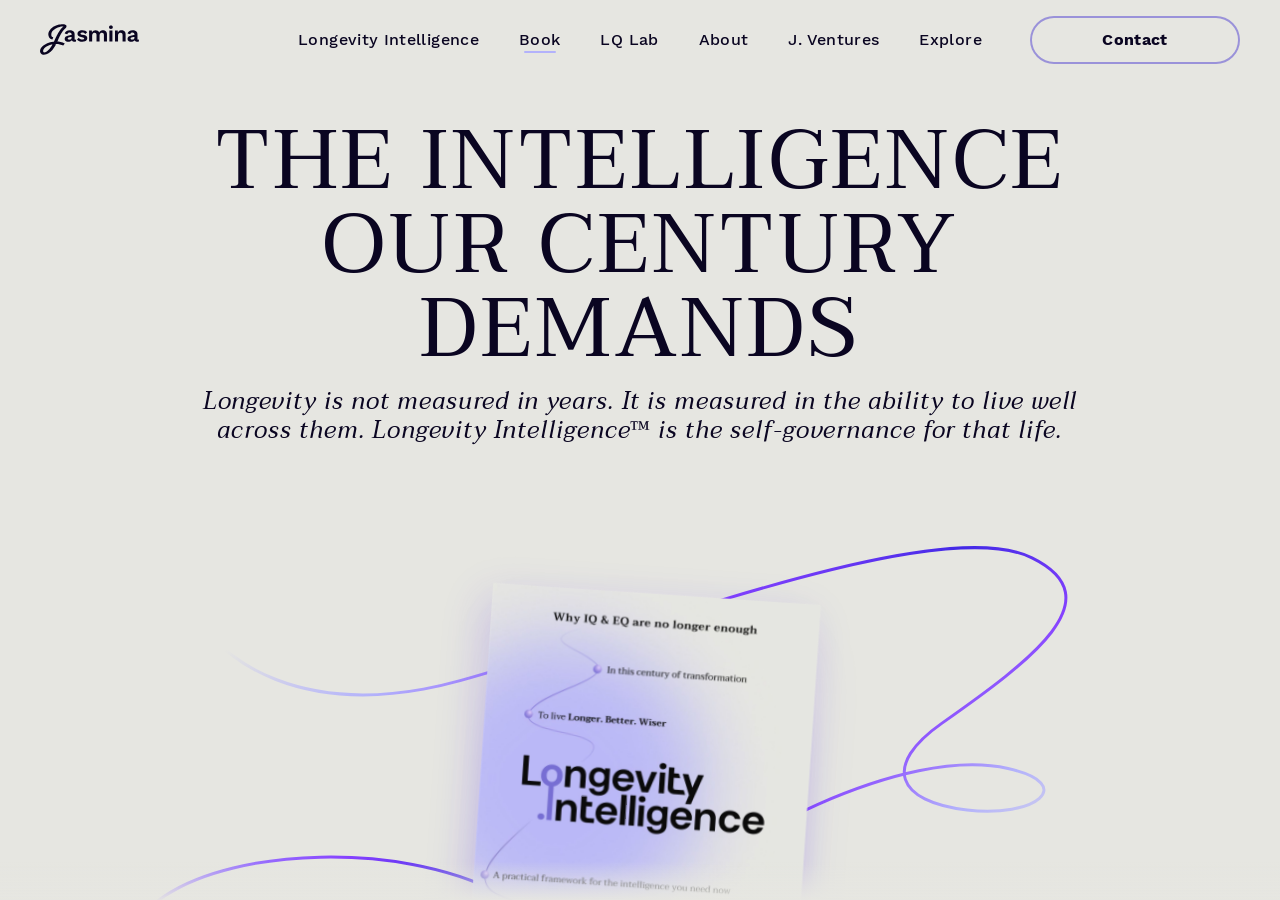
<file: book/index.html>
<!DOCTYPE html><html class="is-loading" lang="en" style="--cursor-x: 0.5; --cursor-y: 0.5;" data-direction="down"><head><title>Longevity Intelligence by Jasmina Denner | The Intelligence a Longer Life Demands</title><meta charset="utf-8"><meta name="theme-color" content="#000000"><meta name="viewport" content="width=device-width, initial-scale=1"><meta name="description" content="Longevity Intelligence™ is a forthcoming book by Jasmina Denner that reframes longevity as a trainable human capacity, how we think, decide, and adapt across longer, more complex lives."><meta property="og:type" content="website"><meta property="og:url" content="https://jasminadenner.com/book/"><meta property="og:title" content="Longevity Intelligence by Jasmina Denner | The Intelligence a Longer Life Demands"><meta property="og:description" content="Longevity Intelligence™ is a forthcoming book by Jasmina Denner that reframes longevity as a trainable human capacity, how we think, decide, and adapt across longer, more complex lives."><meta name="twitter:card" content="summary_large_image"><meta name="twitter:url" content="https://jasminadenner.com/book/"><meta name="twitter:title" content="Longevity Intelligence by Jasmina Denner | The Intelligence a Longer Life Demands"><meta name="twitter:description" content="Longevity Intelligence™ is a forthcoming book by Jasmina Denner that reframes longevity as a trainable human capacity, how we think, decide, and adapt across longer, more complex lives."><meta name="keywords" content="longevity, health, wellness, intelligence, jasmina, denner, jasmina denner, longevity intelligence, healthy living, life extension, future, world"><meta property="og:keywords" content="longevity, health, wellness, intelligence, jasmina, denner, jasmina denner, longevity intelligence, healthy living, life extension, future, world"><meta name="twitter:keywords" content="longevity, health, wellness, intelligence, jasmina, denner, jasmina denner, longevity intelligence, healthy living, life extension, future, world"><link rel="canonical" href="https://jasminadenner.com/book/"><meta property="og:image" content="/__external__/jd-cms.onrender.com/uploads/Book_white_328b125636.jpg"><meta name="twitter:image" content="/__external__/jd-cms.onrender.com/uploads/Book_white_328b125636.jpg"><link ref="preload" as="font/woff2" crossorigin="anonymous" href="/assets/fonts/fd710497da6f571fc11f.woff2"><link ref="preload" as="font/woff2" crossorigin="anonymous" href="/assets/fonts/db95a98e2b04a0c5f787.woff2"><link ref="preload" as="font/woff2" crossorigin="anonymous" href="/assets/fonts/77e4591e6c6bb90817d5.woff2"><link ref="preload" as="font/woff2" crossorigin="anonymous" href="/assets/fonts/e76c1e332ec883024699.woff2"><link ref="preload" as="font/woff2" crossorigin="anonymous" href="/assets/fonts/e4e92733bfc1a391e5c7.woff2"><link ref="preload" as="font/woff2" crossorigin="anonymous" href="/assets/fonts/0eff6bba3376806ce6e3.woff2"><link ref="preload" as="font/woff2" crossorigin="anonymous" href="/assets/fonts/960e890cb970d849a8fc.woff2"><link ref="preload" as="font/woff2" crossorigin="anonymous" href="/assets/fonts/64a0dc6afe9fc2c2aa75.woff2"><link rel="preload" fetchpriority="high" as="image" href="/assets/images/13cf611da58a009b03d2.png" type="image/png"><link rel="preload" fetchpriority="high" as="image" href="/assets/images/13cf611da58a009b03d2.png" type="image/png"><link ref="preload" as="font/woff2" crossorigin="anonymous" href="/assets/fonts/e76c1e332ec883024699.woff2"><link rel="preload" href="/assets/css/main.297c4bd9b5d865065d9d.css" as="style"><link rel="stylesheet" href="/assets/css/main.297c4bd9b5d865065d9d.css" as="text/css" data-keep-asset=""><script type="application/ld+json">{
  "@context": "https://schema.org",
  "@type": "Article",
  "mainEntityOfPage": {
    "@type": "WebPage",
    "@id": "https://jasminadenner.com/book/"
  },
  "headline": "Longevity Intelligence by Jasmina Denner | The Intelligence a Longer Life Demands",
  "description": "Longevity Intelligence™ is a forthcoming book by Jasmina Denner that reframes longevity as a trainable human capacity, how we think, decide, and adapt across longer, more complex lives.",
  "author": {
    "@type": "Person",
    "name": "Jasmina Denner",
    "url": "https://jasminadenner.com/about"
  },
  "publisher": {
    "@type": "Organization",
    "name": "Jasmina Denner",
    "logo": {
      "@type": "ImageObject",
      "url": "/assets/static/social.jpg"
    }
  },
  "datePublished": "2026-09-16",
  "image": [
    "/assets/static/social.jpg"
  ]
}
</script><script type="application/ld+json">{
  "@context": "https://schema.org",
  "@graph": [
    {
      "@type": "Organization",
      "@id": "https://jasminadenner.com/#organization",
      "name": "J. Ventures",
      "url": "https://jasminadenner.com",
      "founder": { "@id": "https://jasminadenner.com/#person" },
      "sameAs": [
        "https://longevityintelligence.ai",
        "https://longevityintelligence.com"
      ]
    },
    {
      "@type": "Person",
      "@id": "https://jasminadenner.com/#person",
      "name": "Jasmina Denner",
      "honorificSuffix": "Ph.D.",
      "jobTitle": "Founder",
      "worksFor": { "@id": "https://jasminadenner.com/#organization" },
      "url": "https://jasminadenner.com",
      "description": "Founder of J. Ventures and developer of the Longevity Intelligence framework for adaptive human capacity."
    },
    {
      "@type": "CreativeWork",
      "@id": "https://longevityintelligence.ai/#framework",
      "name": "Longevity Intelligence",
      "alternativeHeadline": "A Framework for Adaptive Human Capacity",
      "creator": { "@id": "https://jasminadenner.com/#person" },
      "publisher": { "@id": "https://jasminadenner.com/#organization" },
      "url": "https://longevityintelligence.ai",
      "description": "The framework by Jasmina Denner, Ph.D. for adaptive human capacity in biological, digital, and social domains of AI-shaped lives."
    }
  ]
}
</script><link rel="manifest" href="/manifest.json" crossorigin="use-credentials" /><meta name="apple-mobile-web-app-capable" content="yes">
<link rel="icon" type="image/png" sizes="196x196" href="/icons/favicon-196.png">
<link rel="apple-touch-icon" href="/icons/apple-icon-180.png">
<meta name="msapplication-square70x70logo" content="/icons/mstile-icon-128.png">
<meta name="msapplication-square150x150logo" content="/icons/mstile-icon-270.png">
<meta name="msapplication-square310x310logo" content="/icons/mstile-icon-558.png">
<meta name="msapplication-wide310x150logo" content="/icons/mstile-icon-558-270.png">
<script>
  if ('serviceWorker' in navigator) {
    navigator.serviceWorker.getRegistrations().then(function (registrations) {
      for (let registration of registrations) {
        registration.unregister().then(() => {
          console.log('Service worker unregistered');
        });
      }
    });
  }
</script></head><body class="light-theme-page"><div class="wrapper" data-scroll-wrapper="" id="top"><div class="page-holder relative" data-scroller=""><header class="fixed  top-0 left-0 w-full text-white z-3" data-header=""><div class="container flex items-center py-16 header__container"><div class="w-1/5"><a class="header-logo" href="/"><svg class="w-[9.9rem] h-auto" width="194" height="61" viewBox="0 0 194 61" fill="none" xmlns="http://www.w3.org/2000/svg"><path d="M25.9994 26.0916C20.2477 24.7869 21.9559 17.1505 24.5406 13.8695C27.9379 9.546 33.4209 6.78307 38.7184 5.64465C40.1579 5.33765 41.6166 5.13939 43.0946 5.06904C43.6128 5.04345 44.1374 5.04345 44.6556 5.04985C45.4234 5.05624 45.9224 5.32486 46.012 4.85158C46.0696 4.55738 44.0734 6.36096 43.696 6.73191C42.7043 7.69765 41.7638 8.71457 40.8745 9.77625C37.618 13.6648 35.1548 18.1482 32.9411 22.6891C28.7249 31.336 25.5003 40.6481 19.288 48.163C17.8357 49.9155 16.217 51.508 14.3744 52.8447C12.8645 53.9447 10.011 55.8698 8.02768 55.6012C5.09744 55.1983 6.07632 51.0475 7.15117 49.2951C8.68026 46.8136 11.2458 45.01 13.7794 43.6733C23.5618 38.512 35.4683 37.1817 45.5577 42.1575L48.5584 38.1091C36.1784 32.0012 20.7467 33.6257 9.00655 40.6162C3.86265 43.6797 -3.04708 50.862 1.45704 57.2065C5.12303 62.3614 12.391 60.0334 16.7864 57.3408C28.5265 50.1521 32.9667 35.6211 38.6672 23.9299C40.3371 20.5018 42.1924 17.1568 44.4637 14.0933C45.513 12.6735 46.6454 11.2984 47.893 10.0449C49.2301 8.70817 50.9384 7.53776 51.6293 5.68941C54.3357 -1.54409 40.4394 0.406593 37.1317 1.11651C29.6654 2.72182 21.4889 7.06448 17.7653 14.0102C14.2976 20.4826 16.7928 28.8865 24.4127 30.6133L25.993 26.0916H25.9994Z" fill="currentColor"></path><path d="M61.9187 20.5892C61.9187 19.3421 61.5604 18.3699 60.8502 17.6728C60.1401 16.9757 59.1996 16.6303 58.0415 16.6303C56.9667 16.6303 56.0262 16.9053 55.2137 17.4553C54.4011 18.0054 53.8061 18.92 53.4287 20.1991L48.3359 18.6321C48.8286 16.7198 49.9098 15.1785 51.5797 14.0209C53.2495 12.8633 55.4888 12.2812 58.3039 12.2812C60.2168 12.2812 61.8867 12.5818 63.3134 13.1766C64.7337 13.7714 65.847 14.6668 66.6467 15.8564C67.4465 17.046 67.8431 18.5426 67.8431 20.3398V29.1722C67.8431 30.2723 68.3677 30.8287 69.4106 30.8287C69.9032 30.8287 70.3703 30.7583 70.8053 30.6112L70.4599 34.3079C69.7049 34.6853 68.7644 34.8707 67.632 34.8707C66.6147 34.8707 65.6998 34.6981 64.8873 34.3463C64.0748 34.0009 63.435 33.4701 62.9743 32.7602C62.5073 32.0503 62.2769 31.1549 62.2769 30.0804V29.9077L63.3198 29.735C63.1471 30.8351 62.6672 31.7752 61.8803 32.5427C61.0997 33.3102 60.1465 33.8986 59.0268 34.3079C57.9072 34.7109 56.7556 34.9155 55.5656 34.9155C54.0876 34.9155 52.8081 34.6917 51.7332 34.2376C50.6584 33.7899 49.833 33.1311 49.2508 32.2549C48.6686 31.3851 48.3807 30.3106 48.3807 29.0315C48.3807 27.407 48.9053 26.0767 49.9482 25.047C50.9911 24.0173 52.4882 23.3138 54.4331 22.9364L62.616 21.28L62.5713 24.9766L57.3442 26.0191C56.3589 26.2238 55.6103 26.4924 55.1049 26.825C54.5995 27.1576 54.3436 27.7012 54.3436 28.4559C54.3436 29.2106 54.6123 29.735 55.1497 30.1124C55.6871 30.4897 56.3333 30.6752 57.0883 30.6752C57.6961 30.6752 58.2911 30.6048 58.8733 30.4577C59.4555 30.3106 59.9737 30.0804 60.4408 29.7606C60.9078 29.4408 61.2661 29.0059 61.5284 28.4559C61.7907 27.9059 61.9187 27.2343 61.9187 26.4541V20.5764V20.5892Z" fill="currentColor"></path><path d="M82.9698 34.9091C80.7625 34.9091 78.7536 34.519 76.9366 33.7323C75.1196 32.9457 73.6481 31.8456 72.5156 30.4258L75.9577 26.9465C76.6551 27.989 77.5828 28.846 78.7472 29.5176C79.9052 30.1827 81.2871 30.5153 82.8802 30.5153C84.0126 30.5153 84.9211 30.349 85.5993 30.0164C86.2839 29.6839 86.623 29.153 86.623 28.4303C86.623 27.9634 86.463 27.5669 86.1431 27.2343C85.8232 26.9017 85.1835 26.6331 84.2302 26.4285L80.3978 25.6418C77.8707 25.1174 76.0793 24.3307 75.0236 23.269C73.9616 22.2073 73.4369 20.8387 73.4369 19.1566C73.4369 17.967 73.7952 16.8478 74.5054 15.8053C75.2155 14.7628 76.284 13.9121 77.7043 13.2598C79.1247 12.6074 80.8969 12.2812 83.0146 12.2812C85.1323 12.2812 87.0836 12.6202 88.6959 13.3046C90.3082 13.9889 91.575 14.993 92.5027 16.3297L88.9326 19.809C88.2928 18.792 87.4611 18.0182 86.431 17.4809C85.401 16.9437 84.3197 16.6751 83.1873 16.6751C82.3748 16.6751 81.6774 16.7646 81.0952 16.9373C80.513 17.11 80.0779 17.353 79.79 17.6536C79.5021 17.9606 79.355 18.3443 79.355 18.8048C79.355 19.2653 79.5597 19.6682 79.9628 20.0008C80.3658 20.3334 81.108 20.6148 82.1828 20.8514L86.623 21.766C88.7727 22.2009 90.3082 22.9364 91.2359 23.9661C92.1636 24.9958 92.6306 26.2366 92.6306 27.6884C92.6306 29.1402 92.2595 30.3234 91.5174 31.4107C90.7752 32.498 89.6876 33.355 88.2545 33.9817C86.8149 34.6085 85.0555 34.9155 82.9634 34.9155L82.9698 34.9091Z" fill="currentColor"></path><path d="M96.2188 34.4728V12.7083H101.574L101.791 16.6225C102.514 15.1707 103.512 14.0834 104.773 13.3607C106.033 12.638 107.434 12.2734 108.976 12.2734C110.518 12.2734 111.958 12.638 113.224 13.3607C114.485 14.0834 115.438 15.1579 116.078 16.5841C116.545 15.6248 117.165 14.8317 117.952 14.1921C118.733 13.5526 119.609 13.0729 120.563 12.7531C121.522 12.4333 122.495 12.2734 123.48 12.2734C124.901 12.2734 126.199 12.5612 127.377 13.1432C128.554 13.7253 129.488 14.5951 130.185 15.7527C130.883 16.9103 131.228 18.3941 131.228 20.1913V34.4664H125.265V21.3681C125.265 19.7756 124.92 18.6435 124.222 17.972C123.525 17.3068 122.623 16.9743 121.522 16.9743C120.652 16.9743 119.846 17.1917 119.104 17.6266C118.362 18.0615 117.786 18.7075 117.364 19.5645C116.942 20.4215 116.73 21.4896 116.73 22.7623V34.4728H110.768V21.3745C110.768 19.782 110.409 18.6499 109.699 17.9784C108.989 17.3132 108.08 16.9806 106.98 16.9806C106.225 16.9806 105.477 17.1853 104.741 17.5882C103.999 17.9976 103.391 18.6307 102.911 19.5005C102.431 20.3704 102.194 21.5152 102.194 22.9414V34.4728H96.2315H96.2188Z" fill="currentColor"></path><path d="M138.978 9.57394C137.73 9.57394 136.803 9.30532 136.188 8.76808C135.581 8.23085 135.273 7.43778 135.273 6.39529C135.273 5.3528 135.581 4.51497 136.188 3.97773C136.796 3.44049 137.724 3.17188 138.978 3.17188C140.232 3.17188 141.153 3.44049 141.767 3.97773C142.375 4.51497 142.682 5.32082 142.682 6.39529C142.682 7.46976 142.375 8.23085 141.767 8.76808C141.16 9.30532 140.225 9.57394 138.978 9.57394ZM141.94 12.7078V34.4723H135.977V12.7078H141.94Z" fill="currentColor"></path><path d="M146.957 34.4742V12.7098H152.312L152.658 19.2397L151.915 18.5426C152.261 17.1228 152.818 15.946 153.572 15.0186C154.327 14.0912 155.249 13.4005 156.336 12.9528C157.424 12.5051 158.62 12.2812 159.926 12.2812C161.435 12.2812 162.779 12.5691 163.95 13.1511C165.127 13.7331 166.055 14.6093 166.739 15.7861C167.424 16.9629 167.763 18.4339 167.763 20.2055V34.4806H161.8V21.9003C161.8 20.0456 161.435 18.7601 160.713 18.0501C159.99 17.3402 159.043 16.9821 157.885 16.9821C157.072 16.9821 156.279 17.1803 155.511 17.5705C154.743 17.9606 154.116 18.5938 153.636 19.4636C153.157 20.3334 152.92 21.4974 152.92 22.9428V34.4742H146.957Z" fill="currentColor"></path><path d="M185.106 20.5892C185.106 19.3421 184.748 18.3699 184.038 17.6728C183.328 16.9757 182.387 16.6303 181.229 16.6303C180.154 16.6303 179.214 16.9053 178.401 17.4553C177.589 18.0054 176.994 18.92 176.616 20.1991L171.523 18.6321C172.016 16.7198 173.097 15.1785 174.767 14.0209C176.437 12.8633 178.676 12.2812 181.491 12.2812C183.404 12.2812 185.074 12.5818 186.501 13.1766C187.921 13.7714 189.034 14.6668 189.834 15.8564C190.634 17.046 191.031 18.5426 191.031 20.3398V29.1722C191.031 30.2723 191.555 30.8287 192.598 30.8287C193.091 30.8287 193.558 30.7583 193.993 30.6112L193.647 34.3079C192.892 34.6853 191.952 34.8707 190.819 34.8707C189.802 34.8707 188.887 34.6981 188.075 34.3463C187.262 34.0009 186.622 33.4701 186.162 32.7602C185.695 32.0503 185.464 31.1549 185.464 30.0804V29.9077L186.507 29.735C186.335 30.8351 185.855 31.7752 185.068 32.5427C184.287 33.3102 183.334 33.8986 182.214 34.3079C181.095 34.7109 179.943 34.9155 178.753 34.9155C177.275 34.9155 175.996 34.6917 174.921 34.2376C173.846 33.7899 173.021 33.1311 172.438 32.2549C171.856 31.3851 171.568 30.3106 171.568 29.0315C171.568 27.407 172.093 26.0767 173.136 25.047C174.179 24.0173 175.676 23.3138 177.621 22.9364L185.804 21.28L185.759 24.9766L180.532 26.0191C179.546 26.2238 178.798 26.4924 178.292 26.825C177.787 27.1576 177.531 27.7012 177.531 28.4559C177.531 29.2106 177.8 29.735 178.337 30.1124C178.875 30.4897 179.521 30.6752 180.276 30.6752C180.884 30.6752 181.479 30.6048 182.061 30.4577C182.643 30.3106 183.161 30.0804 183.628 29.7606C184.095 29.4408 184.454 29.0059 184.716 28.4559C184.978 27.9059 185.106 27.2343 185.106 26.4541V20.5764V20.5892Z" fill="currentColor"></path></svg></a></div><div class="w-1/5 ml-auto flex justify-end laptop:hidden relative -top-4"><button data-menu-opener="" type="button"><span></span><span></span></button></div><div class="header-menu"><div class="lightning opacity-20 laptop:hidden" style="--power: 130%; --height: 70svh" data-scrub="data-scrub" data-repeat="data-repeat" data-from="130%" data-to="40%" data-start="top bottom"><div class="center-light grid grid-cols-2"><span class="center-light__shadow"></span><div class="h-full lightning__left"></div><div class="h-full lightning__right"></div></div></div><div class="flex-grow flex justify-center pt-[7svh] laptop:pt-0"><ul class="nav flex flex-col laptop:flex-row gap-x-40 gap-y-[1.8rem] text-[2.4rem] font-secondary laptop:font-primary laptop:text-base laptop:font-medium"><li class="laptop:hidden" data-stagger=""><a class="link link--secondary" href="/">Home</a></li><li data-stagger=""><a class="link link--secondary" href="/longevity-intelligence">Longevity Intelligence</a></li><li data-stagger=""><a class="link link--secondary" href="/book">Book</a></li><li data-stagger=""><a class="link link--secondary" href="/lab">LQ Lab</a></li><li data-stagger=""><a class="link link--secondary" href="/about/">About</a></li><li data-stagger=""><a class="link link--secondary" href="/ventures/">J. Ventures</a></li><li data-stagger=""><div class="header-nested-nav"><span class="header-nested-nav__parent link link--secondary">Explore</span><div class="header-nested-nav__subnav"><a class="link link--secondary" href="/the-intelligence-report/">The Intelligence Report </a><a class="link link--secondary" href="/the-longevity-library/">The Longevity Library</a></div></div></li></ul></div><div class="flex-shrink-0 laptop:w-1/4 laptop:flex laptop:justify-end"><div data-stagger=""><a class="btn btn--primary w-[23rem] mx-auto laptop:ml-auto laptop:w-[16.8rem]" href="/contact/">Contact</a></div><div class="mt-[8svh] laptop:hidden flex justify-center" data-stagger=""><ul class="flex flex-wrap gap-x-[2.2rem] lg:gap-x-40"><li class="social-list__item"><a class="social-list__link" href="https://www.linkedin.com/in/jasminadenner/"><svg class="svgi " aria-labelledby="symbol-linkedin-desc-t" role="group">
                  <desc id="symbol-linkedin-desc-t">linkedin icon</desc>
                  <use xlink:href="#svg-linkedin"></use>
              </svg></a></li><li class="social-list__item"><a class="social-list__link" href="https://x.com/JasminaDenner"><svg class="svgi " aria-labelledby="symbol-twitter-desc-u" role="group">
                  <desc id="symbol-twitter-desc-u">twitter icon</desc>
                  <use xlink:href="#svg-twitter"></use>
              </svg></a></li><li class="social-list__item"><a class="social-list__link" href="https://www.instagram.com/jasminadenner/"><svg class="svgi " aria-labelledby="symbol-instagram-desc-v" role="group">
                  <desc id="symbol-instagram-desc-v">instagram icon</desc>
                  <use xlink:href="#svg-instagram"></use>
              </svg></a></li></ul></div></div></div></div></header><div class="flex flex-col min-h-screen" data-transitions-container="" data-animation="fade"><main class="main"><div class="new-pages-common container-li"><section class="first:pt-120 mb-120"><div class="text-center w-full mx-auto  "><h1 class="uppercase mb-16 leading-none 2xl:-mx-60" data-animation="split">The Intelligence Our Century Demands </h1><div class="wysiwyg wysiwyg--paragraph-spacing-0 wysiwyg--reset-a-decoration lg:max-w-[91rem] lg:mx-auto h8-new italic" data-animation="moveUp" data-delay="0.1">Longevity is not measured in years. It is measured in the ability to live well across them. Longevity Intelligence™ is the self-governance for that life.</div></div><div class="mt-64 md:mt-100 2xl:mt-40" data-animation="book-hero" data-start="top center+=15%" data-end="bottom center"><div class="relative inset-0 z-2 flex items-center justify-center pointer-events-none mb-32 md:mb-40"><div class="absolute inset-0 z-3 w-full h-full flex items-center justify-center float" data-book-cover=""><picture class="w-full h-auto flex !w-[62%] max-w-[33rem] aspect-[330/410] h-auto mx-auto absolute left-0 -top-30 lg:-top-100 right-0 bottom-0 m-auto" style="--aspect: 0.8048780487804879"><img class="block w-full h-full w-full object-contain shadow-book-purple" data-component="await-upload" data-src="/__external__/jd-cms.onrender.com/uploads/whitepaper_new_3f962b06e6.jpg" alt="image description" width="330" height="410" draggable="false"></picture></div><svg width="560" height="530" viewBox="0 0 560 530" fill="none" xmlns="http://www.w3.org/2000/svg" class="w-[160%] h-auto md:hidden -ml-150 -mr-60 relative -mt-60">
<path d="M50.0312 36.9648C56.8653 36.9662 100.031 39.055 138.62 57.7049C174.484 75.0377 171.641 91.9951 168.204 99.6686C164.766 107.342 159.801 113.546 143.122 127.162C122.273 144.182 124.566 174.398 176.395 186.201C232.033 198.87 302.31 207.742 428.972 163.961C543.452 124.39 529.79 203.38 476.701 238.772C432.395 271.997 359.187 302.815 344.58 319.456C332.356 333.381 309.53 369.941 376.684 397.512C443.942 422.717 519.656 399.04 506.968 389.074C491.558 376.968 395.454 364.262 347.725 422.717C331.28 442.857 327.276 465.644 329.582 487.032" stroke="url(#paint0_linear_6838_11039)" stroke-width="2" stroke-miterlimit="10" data-path-to-draw-mobile=""></path>
<defs>
<linearGradient id="paint0_linear_6838_11039" x1="144.939" y1="70.9984" x2="523.957" y2="616.986" gradientUnits="userSpaceOnUse">
<stop stop-color="#B3B2FB" stop-opacity="0"></stop>
<stop offset="0.182692" stop-color="#B3B2FB"></stop>
<stop offset="0.360577" stop-color="#8642FF"></stop>
<stop offset="0.504808" stop-color="#4329E6"></stop>
<stop offset="0.677885" stop-color="#8642FF"></stop>
<stop offset="0.826923" stop-color="#B3B2FB"></stop>
<stop offset="1" stop-color="#B3B2FB" stop-opacity="0"></stop>
</linearGradient>
</defs>
</svg>
<svg width="941" height="603" class="max-w-[94rem] h-auto min-w-500 mx-auto relative -left-[4%] w-full hidden md:block" viewBox="0 0 941 603" fill="none" xmlns="http://www.w3.org/2000/svg">
<path class="book-cover-path" data-path-to-draw="" d="M78.9431 83.2966C99.6664 114.686 170.347 166.165 295.723 143.276C307.481 141.129 319.719 138.329 332.443 134.797C440.128 104.9 584.545 52.9307 704.854 23.4915C791.792 2.21826 866.141 -7.29021 904.943 11.7965C987.443 52.3776 904.91 114.097 814.943 177.297C754.443 219.797 769.142 255.967 839.943 264.297C907.943 272.297 951.443 238.797 880.943 222.797C828.625 210.923 758.868 228.642 690.134 258.814C636.937 282.165 584.354 312.975 540.943 343.297C455.843 402.738 316.941 476.797 200.444 486.297C97.5855 494.684 -18.5534 482.297 4.44312 391.297C20.7966 326.583 164.073 296.231 284.728 318.763C316.025 324.608 345.8 334.012 371.443 347.297C495.943 411.797 510.941 507.797 510.941 602.297" stroke="url(#paint0_linear_6538_11039)" stroke-width="3"></path>
<defs>
<linearGradient id="paint0_linear_6538_11039" x1="144.939" y1="70.9984" x2="523.957" y2="616.986" gradientUnits="userSpaceOnUse">
<stop stop-color="#B3B2FB" stop-opacity="0"></stop>
<stop offset="0.182692" stop-color="#B3B2FB"></stop>
<stop offset="0.360577" stop-color="#8642FF"></stop>
<stop offset="0.504808" stop-color="#4329E6"></stop>
<stop offset="0.677885" stop-color="#8642FF"></stop>
<stop offset="0.826923" stop-color="#B3B2FB"></stop>
<stop offset="1" stop-color="#B3B2FB" stop-opacity="0"></stop>
</linearGradient>
<linearGradient id="paint_book_light2" x1="144.939" y1="70.9984" x2="523.957" y2="616.986" gradientUnits="userSpaceOnUse">
<stop stop-color="#E6E6E1" stop-opacity="0"></stop>
<stop offset="0.182692" stop-color="#E6E6E1"></stop>
<stop offset="0.360577" stop-color="#E6E6E1"></stop>
<stop offset="0.504808" stop-color="#E6E6E1"></stop>
<stop offset="0.677885" stop-color="#E6E6E1"></stop>
<stop offset="0.826923" stop-color="#E6E6E1"></stop>
<stop offset="1" stop-color="#E6E6E1" stop-opacity="0"></stop>
</linearGradient>
</defs>
</svg><div class="w-70 h-70 md:w-100 md:h-100 rounded-full absolute left-0 top-0 -z-1 scale-0 z-2" style="--c: #B07AF2;--s: 5s; --lo: 0.5;" data-story-circle="book-hero"><span class="circle"></span><span class="light"><span></span></span></div></div><p class="h7 text-center mb-40 md:mb-24">Forthcoming</p><div class="grid md:flex md:items-center gap-24 flex-wrap mt-40 md:mt-24 md:justify-center"></div></div></section><div class="flex flex-col md:grid md:grid-cols-2 md:items-center md:gap-x-20 mt-32 md:mt-48 mb-64 md:mb-112 lg:mt-[11.2rem]"><div class="relative w-full"><picture class="w-full h-auto flex md:max-w-full md:max-h-500 mx-auto" style="--aspect: 1.0353817504655494"><source media="(min-width: 1000px)" data-srcset="/__external__/jd-cms.onrender.com/uploads/large_img002_6e4837b24b.png"><source media="(min-width: 600px)" data-srcset="/__external__/jd-cms.onrender.com/uploads/medium_img002_6e4837b24b.png"><source media="(min-width: 0px)" data-srcset="/__external__/jd-cms.onrender.com/uploads/small_img002_6e4837b24b.png"><img class="block w-full w-full h-auto object-contain object-right opacity-0" data-component="lazyload" data-src="/__external__/jd-cms.onrender.com/uploads/small_img002_6e4837b24b.png" data-src-hidpi="/__external__/jd-cms.onrender.com/uploads/medium_img002_6e4837b24b.png" alt="image description" width="1112" height="1074" draggable="false"></picture></div><div class="w-full relative order-first mb-24 md:mb-0"><h4 class="mb-16 lg:mb-24 text-left h7">Longevity Intelligence™ teaches you to take authorship of how biology, technology, and society shape your life.</h4></div></div><div class="py-40 md:py-64 relative my-40 laptop:mt-110 -mx-16 md:mx-0"><div class="lightning opacity-50 lightning--light" style="--power: 130%; --height: 100%" data-animation="lightning" data-scrub="data-scrub" data-repeat="data-repeat" data-from="130%" data-to="50%" data-start="top bottom"><div class="center-light grid grid-cols-2"><span class="center-light__shadow"></span><div class="h-full lightning__left"></div><div class="h-full lightning__right"></div></div></div><blockquote class="text-center max-w-[80rem] relative z-1 mx-auto text-frenchLevander container-li md:px-0 lg:px-0 laptop:px-0 xl:px-0"><h4 class="h3 lg:h4 mb-16">A Design Manual for the Life We Now Live</h4><p class="h8-new mb-0 italic">The future isn't something we inherit; it is designed. Longevity Intelligence™ is the design manual for living that future with agency, vitality, wisdom, and purpose.</p><cite class="text-base md:text-md lg:mt-32 not-italic mt-16 block">Jasmina Denner</cite></blockquote></div><div class="mt-120 2xl:mt-160 mb-32 md:mb-64 relative text-center max-w-[110rem] mx-auto w-full new-block__headline" data-section-id="what-it-is"><div class="text-center w-full mx-auto max-w-[114rem] "><h2 class="uppercase mb-8 ">What This Book Is and Isn’t</h2></div></div><div class="flex flex-col md:grid md:grid-cols-2 md:items-center md:gap-x-20 mt-32 md:mt-48 mb-64 md:mb-112 lg:mt-[11.2rem]"><div class="relative w-full"><picture class="w-full h-auto flex md:max-w-full md:max-h-500 mx-auto" style="--aspect: 1.0110864745011086"><img class="block w-full w-full h-auto object-contain object-left opacity-0" data-component="lazyload" data-src="/__external__/jd-cms.onrender.com/uploads/Visual_Book_dfec2fc9b0.svg" alt="image description" width="456" height="451" draggable="false"></picture></div><div class="w-full relative mt-24 md:mt-0"><div class="wysiwyg reset-last 2xl:wysiwyg--paragraph-spacing-16 xl:pl-60"><p>Longevity Intelligence™ is not a collection of trends or tips. It is a living framework for navigating longer lives and accelerating change.</p></div></div></div><div class="relative text-left lg:text-center mt-64 mb-32 md:mt-8 2xl:mt-112 md:mb-48 max-w-[92rem] mx-auto w-full new-block__subheading"><h3 class="h7 md:h4 mb-16">What this book delivers and Where it draws the line</h3></div><div class="mt-32 md:mt-48 mb-64 md:mb-80 relative"><div class="flex flex-col md:grid gap-20 md:grid-cols-10 laptop:-mx-[0.73rem]"><div class="relative p-16 lg:p-20 rounded-xl border-2 border-white-default/30 overflow-clip bg-secondary/5 flex md:col-span-6"><span class="rounded-full aspect-square w-1/2 bg-purple opacity-50 absolute left-1/6 top-1/6 blur-3xl min-w-[20rem] min-h-[20rem] animate-float-1"></span><div class="relative flex-grow"><p class="font-semibold text-lg mb-12 font-primary">This book is:	</p><div class="wysiwyg reset-last text-sm reset-last pr-20 wysiwyg--paragraph-spacing-12 2xl:wysiwyg--paragraph-spacing-16"><ul><li>A science-based framework for intelligent adaptation across longer lives.</li><li>A blueprint for applying longevity across biology, technology, and society.</li><li>A practice for building healthspan, coherence, and intentional living.</li><li>A living operating system that grows with you over time.</li></ul></div></div></div><div class="relative p-16 lg:p-20 rounded-xl border-2 border-white-default/30 overflow-clip md:col-span-4"><span class="rounded-full aspect-square w-1/2 bg-purple opacity-50 absolute left-1/6 top-1/6 blur-3xl min-w-[20rem] min-h-[20rem] animate-float-2"></span><div class="relative flex-grow"><p class="font-semibold text-lg mb-12 font-primary">This book is not:</p><div class="wysiwyg reset-last text-sm reset-last pr-20 wysiwyg--paragraph-spacing-12 2xl:wysiwyg--paragraph-spacing-16"><ul><li>A wellness or self-help guide.</li><li>A collection of habits or hacks.</li><li>A fixation on lifespan.</li><li>A static model.</li></ul></div></div></div></div></div><div class="relative text-left lg:text-center mt-64 mb-32 md:mt-8 2xl:mt-112 md:mb-48 max-w-[92rem] mx-auto w-full new-block__subheading"><div class="wysiwyg reset-last h8-new text-frenchLevanderComposite"><h4>You will learn how to connect the dots across biology, technology, and society, and train the four human capacities required for this era of longer, more complex lives.</h4></div></div><div class="mt-32 md:mt-48 mb-64 md:mb-80 relative"><div class="flex flex-col md:grid gap-20 md:grid-cols-2 lg:grid-cols-4"><div class="relative p-16 lg:p-20 rounded-xl border-2 border-white-default/30 overflow-clip bg-secondary/5 flex col-span-1"><span class="rounded-full aspect-square w-1/2 bg-purple opacity-50 absolute left-1/6 top-1/6 blur-3xl min-w-[20rem] min-h-[20rem] animate-float-1"></span><div class="relative flex-grow"><picture class="w-full h-auto flex !size-[4.8rem] mb-12 null" style="--aspect: 1"><img class="block w-full w-full h-full object-contain" data-component="await-upload" data-src="/__external__/jd-cms.onrender.com/uploads/icon8_8be787f79f.svg" alt="image description" width="48" height="48" draggable="false"></picture><p class="font-semibold text-lg mb-12 font-primary">Reclaim Agency</p><div class="wysiwyg reset-last text-sm reset-last pr-20 wysiwyg--paragraph-spacing-12 2xl:wysiwyg--paragraph-spacing-16"><p>Move from autopilot to authorship in your health, work, and daily direction.</p></div></div></div><div class="relative p-16 lg:p-20 rounded-xl border-2 border-white-default/30 overflow-clip bg-secondary/5 flex col-span-1"><span class="rounded-full aspect-square w-1/2 bg-purple opacity-50 absolute left-1/6 top-1/6 blur-3xl min-w-[20rem] min-h-[20rem] animate-float-2"></span><div class="relative flex-grow"><picture class="w-full h-auto flex !size-[4.8rem] mb-12 null" style="--aspect: 1"><img class="block w-full w-full h-full object-contain" data-component="await-upload" data-src="/__external__/jd-cms.onrender.com/uploads/icon9_1aa1f8bdec.svg" alt="image description" width="48" height="48" draggable="false"></picture><p class="font-semibold text-lg mb-12 font-primary">Build Coherence</p><div class="wysiwyg reset-last text-sm reset-last pr-20 wysiwyg--paragraph-spacing-12 2xl:wysiwyg--paragraph-spacing-16"><p>Make meaning in an accelerating, fragmented world.</p></div></div></div><div class="relative p-16 lg:p-20 rounded-xl border-2 border-white-default/30 overflow-clip bg-secondary/5 flex col-span-1"><span class="rounded-full aspect-square w-1/2 bg-purple opacity-50 absolute left-1/6 top-1/6 blur-3xl min-w-[20rem] min-h-[20rem] animate-float-3"></span><div class="relative flex-grow"><picture class="w-full h-auto flex !size-[4.8rem] mb-12 null" style="--aspect: 1"><img class="block w-full w-full h-full object-contain" data-component="await-upload" data-src="/__external__/jd-cms.onrender.com/uploads/icon10_e5bc62c684.svg" alt="image description" width="48" height="48" draggable="false"></picture><p class="font-semibold text-lg mb-12 font-primary">Train Adaptability</p><div class="wysiwyg reset-last text-sm reset-last pr-20 wysiwyg--paragraph-spacing-12 2xl:wysiwyg--paragraph-spacing-16"><p>Evolve wisely through disruption, feedback, and reinvention.</p></div></div></div><div class="relative p-16 lg:p-20 rounded-xl border-2 border-white-default/30 overflow-clip bg-secondary/5 flex col-span-1"><span class="rounded-full aspect-square w-1/2 bg-purple opacity-50 absolute left-1/6 top-1/6 blur-3xl min-w-[20rem] min-h-[20rem] animate-float-4"></span><div class="relative flex-grow"><picture class="w-full h-auto flex !size-[4.8rem] mb-12 null" style="--aspect: 1"><img class="block w-full w-full h-full object-contain" data-component="await-upload" data-src="/__external__/jd-cms.onrender.com/uploads/icon11_98bb00b7ca.svg" alt="image description" width="48" height="48" draggable="false"></picture><p class="font-semibold text-lg mb-12 font-primary">Practice Evolve</p><div class="wysiwyg reset-last text-sm reset-last pr-20 wysiwyg--paragraph-spacing-12 2xl:wysiwyg--paragraph-spacing-16"><p>Design your future self with intention and fluid growth.</p></div></div></div></div></div><div class="py-40 md:py-64 relative my-40 laptop:mt-110 -mx-16 md:mx-0"><div class="lightning opacity-50 lightning--light" style="--power: 130%; --height: 100%" data-animation="lightning" data-scrub="data-scrub" data-repeat="data-repeat" data-from="130%" data-to="50%" data-start="top bottom"><div class="center-light grid grid-cols-2"><span class="center-light__shadow"></span><div class="h-full lightning__left"></div><div class="h-full lightning__right"></div></div></div><blockquote class="text-center max-w-[80rem] relative z-1 mx-auto text-frenchLevander container-li md:px-0 lg:px-0 laptop:px-0 xl:px-0"><h4 class="h3 lg:h4 mb-16">Shaping Human Capability</h4><p class="h8-new mb-0 italic">IQ trains us to think. EQ helps us relate.<br>Longevity Intelligence™ trains us to adapt and evolve. </p><cite class="text-base md:text-md lg:mt-32 not-italic mt-16 block">Jasmina Denner</cite></blockquote></div><div class="mt-120 2xl:mt-160 mb-32 md:mb-64 relative text-center max-w-[110rem] mx-auto w-full new-block__headline" data-section-id="why-now"><div class="text-center w-full mx-auto max-w-[114rem] "><h2 class="uppercase mb-8 ">Why This Book, Why Now</h2><div class="wysiwyg wysiwyg--paragraph-spacing-0 wysiwyg--reset-a-decoration lg:max-w-[91rem] lg:mx-auto h8-new " data-delay="0.1"><p>Modern life has outgrown the intelligence we inherited.</p></div></div></div><div class="texts-on-line w-full relative my-100 mt-[16rem] md:mt-64 lg:mb-[11.2rem]" data-animation="texts-on-line" data-scrub="" data-ease="none" data-repeat=""><svg class="absolute -top-120 left-1/2 -translate-x-1/2 h-full w-[24.4rem] md:hidden" xmlns="http://www.w3.org/2000/svg" width="238" height="1373" fill="none" viewBox="0 0 238 1373">
<path stroke="url(#decoration-a)" stroke-width="2" d="M1 306.828c0 147.722 223 33.515 223 172"></path>
<path stroke="url(#decoration-b)" stroke-width="2" d="M224.5 606.969c-.002 83.629-191.158 20.102-191.156 183.983"></path>
<path stroke="url(#decoration-c)" stroke-width="2" d="M19.797 914.828C39.5 1020.83 162 924.328 212.5 1047.83"></path>
<path stroke="url(#decoration-d)" stroke-width="2" d="M231.506 1217.83c26.494 97.5-231.501 65-224.002 154.5"></path>
<path stroke="url(#decoration-e)" stroke-width="2" d="M213.97.828c45.865 31.3 19.443 90.355-45.866 107.48-65.308 17.126-105.192-5.905-135.104 42.52"></path>
<path d="M7.77932 1372.33C0.279888 1282.83 250.309 1319.83 231.781 1217.83C198.809 1102.33 226.27 1078.83 212.778 1047.83C162.278 924.328 39.7781 1020.83 20.075 914.828C8.84117 873.328 30.3088 837.328 33.6218 790.954C39.3088 646.328 229.307 688.957 229.309 605.328C229.311 521.699 229.809 530.828 224.278 478.828C224.278 340.343 1.27803 454.55 1.27803 306.828C1.28125 277.328 -4.19072 211.487 33.2781 150.828C63.1905 102.403 103.074 125.434 168.382 108.308C233.691 91.1825 260.113 32.1273 214.248 0.828125" stroke="white" class="opacity-0" stroke-width="2" data-path-mobile=""></path>
<defs>
<linearGradient id="decoration-a" x1="1" x2="194.997" y1="306.828" y2="458.832" gradientUnits="userSpaceOnUse">
<stop stop-color="#fff" stop-opacity="0"></stop>
<stop offset=".505" stop-color="#fff"></stop>
<stop offset="1" stop-color="#fff" stop-opacity="0"></stop>
</linearGradient>
<linearGradient id="decoration-b" x1="223.997" x2="43.987" y1="598.822" y2="766.314" gradientUnits="userSpaceOnUse">
<stop stop-color="#fff" stop-opacity="0"></stop>
<stop offset=".505" stop-color="#fff"></stop>
<stop offset="1" stop-color="#fff" stop-opacity="0"></stop>
</linearGradient>
<linearGradient id="decoration-c" x1="28.496" x2="206.985" y1="914.832" y2="1061.35" gradientUnits="userSpaceOnUse">
<stop stop-color="#fff" stop-opacity="0"></stop>
<stop offset=".505" stop-color="#fff"></stop>
<stop offset="1" stop-color="#fff" stop-opacity="0"></stop>
</linearGradient>
<linearGradient id="decoration-d" x1="201.484" x2="24.986" y1="1206.81" y2="1381.31" gradientUnits="userSpaceOnUse">
<stop stop-color="#fff" stop-opacity="0"></stop>
<stop offset=".505" stop-color="#fff"></stop>
<stop offset="1" stop-color="#fff" stop-opacity="0"></stop>
</linearGradient>
<linearGradient id="decoration-e" x1="223.896" x2="46.316" y1=".832" y2="150.808" gradientUnits="userSpaceOnUse">
<stop stop-color="#fff" stop-opacity="0"></stop>
<stop offset=".505" stop-color="#fff"></stop>
<stop offset="1" stop-color="#fff" stop-opacity="0"></stop>
</linearGradient>
<linearGradient id="decoration-combined" x1="119" x2="119" y1="0" y2="1373" gradientUnits="userSpaceOnUse">
<stop stop-color="#fff" stop-opacity="0"></stop>
<stop offset=".5" stop-color="#fff"></stop>
<stop offset="1" stop-color="#fff" stop-opacity="0"></stop>
</linearGradient>
</defs>
</svg><div class="md:inline-block align-top translate-y-20 relative z-2" data-items-container=""><div class="flex flex-col flex-nowrap md:inline-flex md:flex-row mt-40 lg:mt-0 gap-y-150 gap-x-40 lg:gap-x-120 xl:gap-x-250 relative z-1 md:items-end"><div class="w-[22.7rem] flex-shrink-0 relative backdrop-blur-sm z-2 md:backdrop-blur-none" data-item=""><span class="bg-purple absolute -top-20 -left-3 -right-3 -bottom-20 blur-lg -z-1 backface-drop md:hidden"></span><div class="transition-opacity duration-300 opacity-30 item-container"><div class="relative" data-animation="fade" data-delay="0" data-duration="1.6" data-start="top bottom-=100px" data-trigger="[data-items-container]"><p class="text-lg mb-8 tracking-tight leading-none font-semibold"><b>Longer lifespans.</b> Declining health. </p></div></div></div><div class="w-[22.7rem] flex-shrink-0 relative backdrop-blur-sm z-2 md:backdrop-blur-none" data-item=""><span class="bg-purple absolute -top-20 -left-3 -right-3 -bottom-20 blur-lg -z-1 backface-drop md:hidden"></span><div class="transition-opacity duration-300 opacity-30 item-container"><div class="relative" data-animation="fade" data-delay="0.05" data-duration="1.6" data-start="top bottom-=100px" data-trigger="[data-items-container]"><p class="text-lg mb-8 tracking-tight leading-none font-semibold"><b>Faster tools.</b> Deeper burnout. </p></div></div></div><div class="w-[22.7rem] flex-shrink-0 relative backdrop-blur-sm z-2 md:backdrop-blur-none" data-item=""><span class="bg-purple absolute -top-20 -left-3 -right-3 -bottom-20 blur-lg -z-1 backface-drop md:hidden"></span><div class="transition-opacity duration-300 opacity-30 item-container"><div class="relative" data-animation="fade" data-delay="0.1" data-duration="1.6" data-start="top bottom-=100px" data-trigger="[data-items-container]"><p class="text-lg mb-8 tracking-tight leading-none font-semibold"><b>More data.</b> Less clarity.</p></div></div></div><div class="w-[22.7rem] flex-shrink-0 relative backdrop-blur-sm z-2 md:backdrop-blur-none" data-item=""><span class="bg-purple absolute -top-20 -left-3 -right-3 -bottom-20 blur-lg -z-1 backface-drop md:hidden"></span><div class="transition-opacity duration-300 opacity-30 item-container"><div class="relative" data-animation="fade" data-delay="0.15000000000000002" data-duration="1.6" data-start="top bottom-=100px" data-trigger="[data-items-container]"><p class="text-lg mb-8 tracking-tight leading-none font-semibold"><b>More decisions.</b> No map.</p></div></div></div><div class="w-[22.7rem] flex-shrink-0 relative backdrop-blur-sm z-2 md:backdrop-blur-none" data-item=""><span class="bg-purple absolute -top-20 -left-3 -right-3 -bottom-20 blur-lg -z-1 backface-drop md:hidden"></span><div class="transition-opacity duration-300 opacity-30 item-container"><div class="relative" data-animation="fade" data-delay="0.2" data-duration="1.6" data-start="top bottom-=100px" data-trigger="[data-items-container]"><p class="text-lg mb-8 tracking-tight leading-none font-semibold"><b>A hyperconnected world.</b> Rising loneliness and anxiety. </p></div></div></div></div></div><div class="relative path-desktop-parent -mx-16 md:-mx-32 lg:-mx-64 laptop:-mx-112 2xl:-mx-155 "><svg width="1695" height="79" viewBox="0 0 1695 79" fill="none" xmlns="http://www.w3.org/2000/svg" class="hidden md:block w-full h-auto  relative mt-0 " preserveAspectRatio="none">
<path d="M0 26.7853C25.2422 11.7763 91.6905 -12.5112 155.546 10.4112C235.364 39.0641 306.997 114.09 871.872 56.7853C1323.77 10.9418 1698.72 26.7678 1829.7 40.4112" stroke="url(#paint0_linear_7793_10310)" stroke-width="2" stroke-miterlimit="10" data-path-desktop=""></path>
<defs>
<linearGradient id="paint0_linear_7793_10310" x1="916.137" y1="1.0063" x2="915.238" y2="176.001" gradientUnits="userSpaceOnUse">
<stop stop-color="#B3B2FB" stop-opacity="0"></stop>
<stop offset="0.182692" stop-color="#B3B2FB"></stop>
<stop offset="0.360577" stop-color="#8642FF"></stop>
<stop offset="0.504808" stop-color="#4329E6"></stop>
<stop offset="0.677885" stop-color="#8642FF"></stop>
<stop offset="0.826923" stop-color="#B3B2FB"></stop>
<stop offset="1" stop-color="#B3B2FB" stop-opacity="0"></stop>
</linearGradient>
</defs>
</svg><div class="w-70 h-70 md:w-100 md:h-100 rounded-full absolute left-0 top-0 -z-1 scale-0" style="--c: #E6E6E1;--s: 5s; --lo: 0.5;" data-story-circle="texts-on-line"><span class="circle"></span><span class="light"><span></span></span></div></div></div><div class="relative md:grid md:grid-cols-2 md:gap-x-40 mb-64 md:mb-120 lg:mb-145"><div class="xl:pr-50"></div><div><div class="wysiwyg reset-last max-w-[55.5rem] 2xl:wysiwyg--paragraph-spacing-16"><p><strong>Our Biology</strong> is stretched past its design. <strong>Our Technology</strong> thinks faster than we do. <strong>Our Social</strong> fabric dissolves in scrolls. <strong>We have not yet built the intelligence to live well inside this new reality.</strong></p></div></div></div><div class="relative text-left lg:text-center mt-64 mb-32 md:mt-8 2xl:mt-112 md:mb-48 max-w-[92rem] mx-auto w-full new-block__subheading"><h3 class="h7 md:h4 mb-16">Why This Moment Matters </h3></div><div class="flex flex-col md:grid md:grid-cols-2 md:items-center md:gap-x-20 mt-32 md:mt-48 mb-64 md:mb-112 lg:mt-[11.2rem]"><div class="relative w-full"><picture class="w-full h-auto flex md:max-w-full md:max-h-500 mx-auto" style="--aspect: 1.5638888888888889"><source media="(min-width: 1000px)" data-srcset="/__external__/jd-cms.onrender.com/uploads/large_img25_4fc17e83f1.png"><source media="(min-width: 600px)" data-srcset="/__external__/jd-cms.onrender.com/uploads/medium_img25_4fc17e83f1.png"><source media="(min-width: 0px)" data-srcset="/__external__/jd-cms.onrender.com/uploads/small_img25_4fc17e83f1.png"><img class="block w-full w-full h-auto object-contain object-left opacity-0" data-component="lazyload" data-src="/__external__/jd-cms.onrender.com/uploads/small_img25_4fc17e83f1.png" data-src-hidpi="/__external__/jd-cms.onrender.com/uploads/medium_img25_4fc17e83f1.png" alt="image description" width="1126" height="720" draggable="false"></picture></div><div class="w-full relative mt-24 md:mt-0"><div class="wysiwyg reset-last 2xl:wysiwyg--paragraph-spacing-16 xl:pl-60"><p>We live across timelines and technologies that no longer cohere. We toggle between apps, diets, roles, and identities, without orientation. &nbsp;The result? &nbsp;A generation suspended between <i><strong>Optimization Culture</strong></i> and <i><strong>Existential Drift</strong></i><strong>.</strong></p><p><strong>Longevity Intelligence™</strong> is the missing framework for adapting and intentionally designing our lives in a world that won't slow down. &nbsp;</p></div></div></div><div class="mt-120 2xl:mt-160 mb-32 md:mb-64 relative text-center max-w-[110rem] mx-auto w-full new-block__headline" data-section-id="why-i-wrote-this-book"><div class="text-center w-full mx-auto max-w-[114rem] "><h2 class="uppercase mb-8 ">This Book Is Personal and It’s Urgent</h2><div class="wysiwyg wysiwyg--paragraph-spacing-0 wysiwyg--reset-a-decoration lg:max-w-[91rem] lg:mx-auto h8-new " data-delay="0.1"><p>Longevity Intelligence™ isn’t a concept. It’s the operating code I live by.</p></div></div></div><div class="flex flex-col md:grid md:grid-cols-2 md:items-center md:gap-x-20 mt-32 md:mt-48 mb-64 md:mb-112 lg:mt-[11.2rem]"><div class="relative w-full"><picture class="w-full h-auto flex md:max-w-full md:max-h-500 mx-auto" style="--aspect: 1.6616766467065869"><source media="(min-width: 1000px)" data-srcset="/__external__/jd-cms.onrender.com/uploads/large_img005_a8ef0f4ec2.png"><source media="(min-width: 600px)" data-srcset="/__external__/jd-cms.onrender.com/uploads/medium_img005_a8ef0f4ec2.png"><source media="(min-width: 0px)" data-srcset="/__external__/jd-cms.onrender.com/uploads/small_img005_a8ef0f4ec2.png"><img class="block w-full w-full h-auto object-contain object-right opacity-0" data-component="lazyload" data-src="/__external__/jd-cms.onrender.com/uploads/small_img005_a8ef0f4ec2.png" data-src-hidpi="/__external__/jd-cms.onrender.com/uploads/medium_img005_a8ef0f4ec2.png" alt="image description" width="1110" height="668" draggable="false"></picture></div><div class="w-full relative order-first mb-24 md:mb-0"><div class="wysiwyg reset-last 2xl:wysiwyg--paragraph-spacing-16 xl:pr-60"><p>Built from science. Refined at the edge of performance and reinvention.Because I’ve lived in the friction of:</p><ul><li>Longevity hype and human limits</li><li>Biometrics and burnout</li><li>Algorithmic speed and human soul</li><li>Visible success and invisible drift</li></ul></div></div></div><div class="relative text-left lg:text-center mt-64 mb-32 md:mt-8 2xl:mt-112 md:mb-48 max-w-[92rem] mx-auto w-full new-block__subheading"><h3 class="h7 md:h4 mb-16">This book is the result of what I've lived across five arenas:</h3></div><div class="mt-32 md:mt-48 mb-64 md:mb-80 relative"><div class="flex flex-col md:grid gap-20 md:grid-cols-6"><div class="relative p-16 lg:p-20 rounded-xl border-2 border-white-default/30 overflow-clip bg-secondary/5 flex md:col-span-2"><span class="rounded-full aspect-square w-1/2 bg-purple opacity-50 absolute left-1/6 top-1/6 blur-3xl min-w-[20rem] min-h-[20rem] animate-float-1"></span><div class="relative flex-grow"><picture class="w-full h-auto flex !size-[4.8rem] mb-12 null" style="--aspect: 1"><img class="block w-full w-full h-full object-contain" data-component="await-upload" data-src="/__external__/jd-cms.onrender.com/uploads/icon12_c418d06ddb.svg" alt="image description" width="48" height="48" draggable="false"></picture><p class="font-semibold text-lg mb-12 font-primary">Scientist and Engineer</p><div class="wysiwyg reset-last text-sm reset-last pr-20 wysiwyg--paragraph-spacing-12 2xl:wysiwyg--paragraph-spacing-16"><p>Mapping complexity and designing for long-range systems.</p></div></div></div><div class="relative p-16 lg:p-20 rounded-xl border-2 border-white-default/30 overflow-clip bg-secondary/5 flex md:col-span-2"><span class="rounded-full aspect-square w-1/2 bg-purple opacity-50 absolute left-1/6 top-1/6 blur-3xl min-w-[20rem] min-h-[20rem] animate-float-2"></span><div class="relative flex-grow"><picture class="w-full h-auto flex !size-[4.8rem] mb-12 null" style="--aspect: 1"><img class="block w-full w-full h-full object-contain" data-component="await-upload" data-src="/__external__/jd-cms.onrender.com/uploads/icon13_97f9050778.svg" alt="image description" width="48" height="48" draggable="false"></picture><p class="font-semibold text-lg mb-12 font-primary">Investor and Entrepreneur</p><div class="wysiwyg reset-last text-sm reset-last pr-20 wysiwyg--paragraph-spacing-12 2xl:wysiwyg--paragraph-spacing-16"><p>Translating insight into strategy and scalable ventures.</p></div></div></div><div class="relative p-16 lg:p-20 rounded-xl border-2 border-white-default/30 overflow-clip bg-secondary/5 flex md:col-span-2"><span class="rounded-full aspect-square w-1/2 bg-purple opacity-50 absolute left-1/6 top-1/6 blur-3xl min-w-[20rem] min-h-[20rem] animate-float-3"></span><div class="relative flex-grow"><picture class="w-full h-auto flex !size-[4.8rem] mb-12 null" style="--aspect: 1"><img class="block w-full w-full h-full object-contain" data-component="await-upload" data-src="/__external__/jd-cms.onrender.com/uploads/icon14_b5797d8dd8.svg" alt="image description" width="48" height="48" draggable="false"></picture><p class="font-semibold text-lg mb-12 font-primary">Philanthropist and Educator</p><div class="wysiwyg reset-last text-sm reset-last pr-20 wysiwyg--paragraph-spacing-12 2xl:wysiwyg--paragraph-spacing-16"><p>Advancing equity and literacy in future-ready institutions.</p></div></div></div><div class="relative p-16 lg:p-20 rounded-xl border-2 border-white-default/30 overflow-clip bg-secondary/5 flex md:col-span-3"><span class="rounded-full aspect-square w-1/2 bg-purple opacity-50 absolute left-1/6 top-1/6 blur-3xl min-w-[20rem] min-h-[20rem] animate-float-4"></span><picture class="w-full h-auto flex !w-[20rem] h-auto aspect-[204/142] rounded-sm overflow-clip flex-shrink-0 hidden lg:block mr-20" style="--aspect: 1.4366197183098592"><img class="block w-full w-full h-full object-cover object-center" data-component="await-upload" data-src="/__external__/jd-cms.onrender.com/uploads/img007_93f18f5c04.png" alt="image description" width="408" height="284" draggable="false"></picture><div class="relative flex-grow"><picture class="w-full h-auto flex !size-[4.8rem] mb-12 lg:hidden" style="--aspect: 1"><img class="block w-full w-full h-full object-contain" data-component="await-upload" data-src="/__external__/jd-cms.onrender.com/uploads/icon15_c4b5b18df1.svg" alt="image description" width="48" height="48" draggable="false"></picture><p class="font-semibold text-lg mb-12 font-primary">Gen X Woman, Mother and Daughter</p><div class="wysiwyg reset-last text-sm reset-last pr-20 wysiwyg--paragraph-spacing-12 2xl:wysiwyg--paragraph-spacing-16"><p>Living the questions of longevity and reinvention across generations.</p></div></div></div><div class="relative p-16 lg:p-20 rounded-xl border-2 border-white-default/30 overflow-clip bg-secondary/5 flex md:col-span-3"><span class="rounded-full aspect-square w-1/2 bg-purple opacity-50 absolute left-1/6 top-1/6 blur-3xl min-w-[20rem] min-h-[20rem] animate-float-5"></span><picture class="w-full h-auto flex !w-[20rem] h-auto aspect-[204/142] rounded-sm overflow-clip flex-shrink-0 hidden lg:block mr-20" style="--aspect: 1.4366197183098592"><img class="block w-full w-full h-full object-cover object-center" data-component="await-upload" data-src="/__external__/jd-cms.onrender.com/uploads/img006_08fb7f6c8d.png" alt="image description" width="408" height="284" draggable="false"></picture><div class="relative flex-grow"><picture class="w-full h-auto flex !size-[4.8rem] mb-12 lg:hidden" style="--aspect: 1"><img class="block w-full w-full h-full object-contain" data-component="await-upload" data-src="/__external__/jd-cms.onrender.com/uploads/icon16_03412b96fa.svg" alt="image description" width="48" height="48" draggable="false"></picture><p class="font-semibold text-lg mb-12 font-primary">Athlete</p><div class="wysiwyg reset-last text-sm reset-last pr-20 wysiwyg--paragraph-spacing-12 2xl:wysiwyg--paragraph-spacing-16"><p>Testing vitality and adaptation where resilience becomes practice.</p></div></div></div></div></div><div class="mt-120 2xl:mt-160 mb-32 md:mb-64 relative text-center max-w-[110rem] mx-auto w-full new-block__headline" data-section-id="what-you-ll-build"><div class="text-center w-full mx-auto  "><h3 class="uppercase mb-8 2xl:px-50 ">You Don’t Just Have Longevity Intelligence. You Build It. You Train It.</h3><div class="wysiwyg wysiwyg--paragraph-spacing-0 wysiwyg--reset-a-decoration lg:max-w-[91rem] lg:mx-auto h8-new " data-delay="0.1"><p>The World Changed. Your Intelligence Must Too.</p></div></div></div><div class="flex flex-col md:grid md:grid-cols-2 md:items-center md:gap-x-20 mt-32 md:mt-48 mb-64 md:mb-112 lg:mt-[11.2rem]"><div class="relative w-full"><picture class="w-full h-auto flex md:max-w-full md:max-h-500 mx-auto" style="--aspect: 1.7712765957446808"><source media="(min-width: 1000px)" data-srcset="/__external__/jd-cms.onrender.com/uploads/large_img009_da173f3124.png"><source media="(min-width: 600px)" data-srcset="/__external__/jd-cms.onrender.com/uploads/medium_img009_da173f3124.png"><source media="(min-width: 0px)" data-srcset="/__external__/jd-cms.onrender.com/uploads/small_img009_da173f3124.png"><img class="block w-full w-full h-auto object-contain object-right opacity-0" data-component="lazyload" data-src="/__external__/jd-cms.onrender.com/uploads/small_img009_da173f3124.png" data-src-hidpi="/__external__/jd-cms.onrender.com/uploads/medium_img009_da173f3124.png" alt="image description" width="1332" height="752" draggable="false"></picture></div><div class="w-full relative order-first mb-24 md:mb-0"><div class="wysiwyg reset-last 2xl:wysiwyg--paragraph-spacing-16 xl:pr-60"><p>Today we are living longer, faster, and across more converging systems than ever before. The frameworks we have relied on are not enough.</p><p>You do not need more data or more insight. You need a trainable capacity for living well across biology, technology, and time.</p></div></div></div><div class="mt-120 2xl:mt-160 mb-32 md:mb-64 relative text-center max-w-[110rem] mx-auto w-full new-block__headline" data-section-id="who-it-s-for"><div class="text-center w-full mx-auto max-w-[114rem] "><h2 class="uppercase mb-8 ">Who This Book Is For</h2><div class="wysiwyg wysiwyg--paragraph-spacing-0 wysiwyg--reset-a-decoration lg:max-w-[91rem] lg:mx-auto h8-new " data-delay="0.1"><p><i>For the people building what comes next.</i></p></div></div></div><div class="relative md:grid md:grid-cols-2 md:gap-x-40 mb-64 md:mb-120 lg:mb-145"><div class="xl:pr-50"><h4 class="h4 mb-16 md:mb-24">If you’ve ever asked yourself…</h4></div><div><div class="wysiwyg reset-last max-w-[55.5rem] 2xl:wysiwyg--paragraph-spacing-16"><ul><li>How do I build a longer, healthier life without falling for hype?</li><li>Can I age smarter in a world of constant change?</li><li>Can I align my vitality with what I value most?</li><li>What does it mean to be longevity-literate in the age of AI?</li></ul><p><i>Then this book is for you. It is a system for adapting with clarity and coherence across longer lives.</i></p></div></div></div><div class="relative text-left lg:text-center mt-64 mb-32 md:mt-8 2xl:mt-112 md:mb-48 max-w-[92rem] mx-auto w-full new-block__subheading"><h3 class="h7 md:h4 mb-16">Tradition and Innovation</h3><div class="wysiwyg reset-last h8-new text-frenchLevanderComposite"><p>For the readers shaping the next century, through the wisdom of what endures and the design of what is possible.</p></div></div><div class="mt-32 md:mt-48 mb-64 md:mb-80 relative"><div class="md:grid md:grid-cols-10 md:gap-x-24 relative py-24 md:py-32" data-animation="moveUp"><svg class="w-full absolute left-0 top-0 h-[0.3rem]" width="1134" height="3" viewBox="0 0 1134 3" fill="none" xmlns="http://www.w3.org/2000/svg">
<rect opacity="0.4" width="1134" height="2.04471" fill="url(#paint0_linear_7017_22262)"></rect>
<defs>
<linearGradient id="paint0_linear_7017_22262" x1="0" y1="1.02235" x2="1134" y2="1.02235" gradientUnits="userSpaceOnUse">
<stop stop-color="#913EF7" stop-opacity="0"></stop>
<stop offset="0.139423" stop-color="#913EF7"></stop>
<stop offset="0.865385" stop-color="#913EF7"></stop>
<stop offset="1" stop-color="#913EF7" stop-opacity="0"></stop>
</linearGradient>
</defs>
</svg><div class="md:col-span-4 xl:col-span-3"><h4 class="h7 mb-16 md:mb-24">For the Traditionalists:</h4></div><div class="md:col-span-6 xl:col-span-7"><div class="wysiwyg reset-last 2xl:wysiwyg--paragraph-spacing-16"><p>You are grounded and values-driven, drawn to what endures and uninterested in trends. You welcome innovation when it carries substance. Longevity Intelligence™ is the architecture for seekers like you, where science meets society and intelligence is lived with soul.</p></div></div></div><div class="md:grid md:grid-cols-10 md:gap-x-24 relative py-24 md:py-32" data-animation="moveUp"><svg class="w-full absolute left-0 top-0 h-[0.3rem]" width="1134" height="3" viewBox="0 0 1134 3" fill="none" xmlns="http://www.w3.org/2000/svg">
<rect opacity="0.4" width="1134" height="2.04471" fill="url(#paint0_linear_7017_22262)"></rect>
<defs>
<linearGradient id="paint0_linear_7017_22262" x1="0" y1="1.02235" x2="1134" y2="1.02235" gradientUnits="userSpaceOnUse">
<stop stop-color="#913EF7" stop-opacity="0"></stop>
<stop offset="0.139423" stop-color="#913EF7"></stop>
<stop offset="0.865385" stop-color="#913EF7"></stop>
<stop offset="1" stop-color="#913EF7" stop-opacity="0"></stop>
</linearGradient>
</defs>
</svg><div class="md:col-span-4 xl:col-span-3"><h4 class="h7 mb-16 md:mb-24">For the Innovators:</h4></div><div class="md:col-span-6 xl:col-span-7"><div class="wysiwyg reset-last 2xl:wysiwyg--paragraph-spacing-16"><p>You build the future rather than wait for it. Design matters more than noise. Systems thinking comes naturally. For pioneers like you, Longevity Intelligence™ is the compass for living by intelligent design.</p></div></div></div></div><section class="first:pt-120 mb-120"><div class="text-center w-full mx-auto  "><h1 class="uppercase mb-16 leading-none 2xl:-mx-60" data-animation="split">Join the Movement</h1><div class="wysiwyg wysiwyg--paragraph-spacing-0 wysiwyg--reset-a-decoration lg:max-w-[91rem] lg:mx-auto h8-new italic" data-animation="moveUp" data-delay="0.1">Longevity Intelligence™ is a new chapter in the story of human intelligence. This is where it opens.</div></div><div class="mt-64 md:mt-100 2xl:mt-40" data-animation="book-hero" data-start="top center+=15%" data-end="bottom center"><div class="relative inset-0 z-2 flex items-center justify-center pointer-events-none mb-32 md:mb-40"><div class="absolute inset-0 z-3 w-full h-full flex items-center justify-center float" data-book-cover=""><picture class="w-full h-auto flex !w-[62%] max-w-[33rem] aspect-[330/410] h-auto mx-auto absolute left-0 -top-30 lg:-top-100 right-0 bottom-0 m-auto" style="--aspect: 0.8048780487804879"><img class="block w-full h-full w-full object-contain shadow-book-purple" data-component="await-upload" data-src="/__external__/jd-cms.onrender.com/uploads/whitepaper_new_3f962b06e6.jpg" alt="image description" width="330" height="410" draggable="false"></picture></div><svg width="560" height="530" viewBox="0 0 560 530" fill="none" xmlns="http://www.w3.org/2000/svg" class="w-[160%] h-auto md:hidden -ml-150 -mr-60 relative -mt-60">
<path d="M50.0312 36.9648C56.8653 36.9662 100.031 39.055 138.62 57.7049C174.484 75.0377 171.641 91.9951 168.204 99.6686C164.766 107.342 159.801 113.546 143.122 127.162C122.273 144.182 124.566 174.398 176.395 186.201C232.033 198.87 302.31 207.742 428.972 163.961C543.452 124.39 529.79 203.38 476.701 238.772C432.395 271.997 359.187 302.815 344.58 319.456C332.356 333.381 309.53 369.941 376.684 397.512C443.942 422.717 519.656 399.04 506.968 389.074C491.558 376.968 395.454 364.262 347.725 422.717C331.28 442.857 327.276 465.644 329.582 487.032" stroke="url(#paint0_linear_6838_11039)" stroke-width="2" stroke-miterlimit="10" data-path-to-draw-mobile=""></path>
<defs>
<linearGradient id="paint0_linear_6838_11039" x1="144.939" y1="70.9984" x2="523.957" y2="616.986" gradientUnits="userSpaceOnUse">
<stop stop-color="#B3B2FB" stop-opacity="0"></stop>
<stop offset="0.182692" stop-color="#B3B2FB"></stop>
<stop offset="0.360577" stop-color="#8642FF"></stop>
<stop offset="0.504808" stop-color="#4329E6"></stop>
<stop offset="0.677885" stop-color="#8642FF"></stop>
<stop offset="0.826923" stop-color="#B3B2FB"></stop>
<stop offset="1" stop-color="#B3B2FB" stop-opacity="0"></stop>
</linearGradient>
</defs>
</svg>
<svg width="941" height="603" class="max-w-[94rem] h-auto min-w-500 mx-auto relative -left-[4%] w-full hidden md:block" viewBox="0 0 941 603" fill="none" xmlns="http://www.w3.org/2000/svg">
<path class="book-cover-path" data-path-to-draw="" d="M78.9431 83.2966C99.6664 114.686 170.347 166.165 295.723 143.276C307.481 141.129 319.719 138.329 332.443 134.797C440.128 104.9 584.545 52.9307 704.854 23.4915C791.792 2.21826 866.141 -7.29021 904.943 11.7965C987.443 52.3776 904.91 114.097 814.943 177.297C754.443 219.797 769.142 255.967 839.943 264.297C907.943 272.297 951.443 238.797 880.943 222.797C828.625 210.923 758.868 228.642 690.134 258.814C636.937 282.165 584.354 312.975 540.943 343.297C455.843 402.738 316.941 476.797 200.444 486.297C97.5855 494.684 -18.5534 482.297 4.44312 391.297C20.7966 326.583 164.073 296.231 284.728 318.763C316.025 324.608 345.8 334.012 371.443 347.297C495.943 411.797 510.941 507.797 510.941 602.297" stroke="url(#paint0_linear_6538_11039)" stroke-width="3"></path>
<defs>
<linearGradient id="paint0_linear_6538_11039" x1="144.939" y1="70.9984" x2="523.957" y2="616.986" gradientUnits="userSpaceOnUse">
<stop stop-color="#B3B2FB" stop-opacity="0"></stop>
<stop offset="0.182692" stop-color="#B3B2FB"></stop>
<stop offset="0.360577" stop-color="#8642FF"></stop>
<stop offset="0.504808" stop-color="#4329E6"></stop>
<stop offset="0.677885" stop-color="#8642FF"></stop>
<stop offset="0.826923" stop-color="#B3B2FB"></stop>
<stop offset="1" stop-color="#B3B2FB" stop-opacity="0"></stop>
</linearGradient>
<linearGradient id="paint_book_light2" x1="144.939" y1="70.9984" x2="523.957" y2="616.986" gradientUnits="userSpaceOnUse">
<stop stop-color="#E6E6E1" stop-opacity="0"></stop>
<stop offset="0.182692" stop-color="#E6E6E1"></stop>
<stop offset="0.360577" stop-color="#E6E6E1"></stop>
<stop offset="0.504808" stop-color="#E6E6E1"></stop>
<stop offset="0.677885" stop-color="#E6E6E1"></stop>
<stop offset="0.826923" stop-color="#E6E6E1"></stop>
<stop offset="1" stop-color="#E6E6E1" stop-opacity="0"></stop>
</linearGradient>
</defs>
</svg><div class="w-70 h-70 md:w-100 md:h-100 rounded-full absolute left-0 top-0 -z-1 scale-0 z-2" style="--c: #B07AF2;--s: 5s; --lo: 0.5;" data-story-circle="book-hero"><span class="circle"></span><span class="light"><span></span></span></div></div><p class="h7 text-center mb-40 md:mb-24">Forthcoming</p><div class="grid md:flex md:items-center gap-24 flex-wrap mt-40 md:mt-24 md:justify-center"></div></div></section><div class="md:grid md:grid-cols-2 md:gap-x-40 lg:gap-x-80 items-center lg:mt-40 my-64 md:my-110 new-block__form"><div class="max-w-[56rem]" data-animation="moveUp"><h3 class="h4 mb-16">Join the Early Circle </h3><p class="h8-new mb-24 md:mb-32">Get early previews before launch. Be invited to events, webinars, and live conversations with Jasmina.</p></div><div class="md:max-w-[48rem] md:ml-auto mt-64 md:mt-0" data-animation="moveUp"><div class="new-content-block new-content-block--subscribe relative"><h3 class="mb-16 md:mb-24 h7 text-center" data-animation="split">Sign up for early access and updates</h3><form class='relative text-center' data-component='form' method='post' name='Longevity Intelligence Subscribe form'><input type='hidden' name='form-name' value='Longevity Intelligence Subscribe form' /><div data-success-message=""><p class="font-bold">Thank you for subscribing!</p></div><div class="form-body flex flex-col gap-y-10" data-form-body=""><div class="relative inline-block button-wrapper" data-component="dropdown"><div class="button-wrapper--nested-nav__subnav w-full z-1" data-dropdown-content="" data-dropdown-options-content=""></div></div><div class="form-control form-control--secondary "><div class="group relative input-group"><input class="text-center" type="text" autocomplete="off" name="name" required="required" placeholder="Enter your name*"><div data-error-field="name"></div></div></div><div class="form-control form-control--secondary "><div class="group relative input-group"><input class="text-center" type="email" autocomplete="off" placeholder="Enter your email address*" name="email" required="required"><div data-error-field="email"></div></div></div><div class="flex justify-center mt-30"><button class="btn btn--primary min-w-[12.6rem] text-[1.4rem] lg:text-base text-frenchLevander" type="submit">Get Updates</button></div></div></form></div></div></div></div><section class="pt-[50vh] -mt-[40vh]" data-animation="ball-fall" data-from="-50svh" data-start="top center+=20%" data-end="+=100%"><div class="container relative max-w-[100rem] mx-auto mb-64 md:mb-80"><div class="absolute h-screen left-1/2 -translate-x-1/2 top-0 -translate-y-1/2 w-screen text-secondary pointer-events-none" data-waves=""></div><h2 class="h1 leading-[1.06] pt-[0.03em] uppercase max-w-[100rem] mx-auto mb-12 md:mb-32 laptop:mb-70 text-center" data-title="" data-animation="split">Join Jasmina in shaping the future</h2><div class="grid md:flex md:items-center gap-24 flex-wrap mt-40 md:mt-64 md:justify-center"></div><div class="absolute left-0 w-full flex justify-center" data-circle-movement=""><div data-circle-rotate=""><div class="w-70 h-70 md:w-100 md:h-100 rounded-full absolute left-0 top-0 -z-1 scale-0" style="--c: #B07AF2;--s: 0s; --lo: 0.5;" data-story-circle="footer"><span class="circle"></span><span class="light"><span></span></span></div></div></div></div><div class="pb-20 md:pb-40 container z-5 lg:z-auto px-20 laptop:px-40"><div><div class="flex flex-col gap-20 laptop:grid laptop:grid-cols-4  laptop:gap-x-40 text-center laptop:text-left text-base laptop:justify-center items-center"><div class="relative text-center laptop:text-left w-full opacity-50  laptop:grid laptop:col-span-2 laptop:grid-cols-2 laptop:gap-x-20"><p class="mb-20 laptop:mb-0">© 2026 All Rights Reserved</p><div class="laptop:-mr-20"><a class="link link--underline" href="/ip-usage-policy/">Intellectual Property &amp; Usage Policy</a></div></div><div class="flex flex-col justify-center gap-y-16 md:flex-row md:justify-between md:gap-x-20"><span class="opacity-50 order-first md:order-last md:mx-auto lg:mx-0">Created by <a href="https://noomoagency.com/" target="_blank" class="link link--underline">Noomo Agency</a></span></div><div class="md:flex md:justify-end"><span class="link opacity-50 hover:opacity-100 md:!inline-flex lg:h-min" data-scroll-to="top">Back to top</span></div></div></div><span class="h-8 animated-gradient w-full !absolute left-0 bottom-0"></span></div></section><div class="fixed bottom-0 z-10 w-full fixed-panel-bottom"><div class="sticky-panel--li px-20 py-20 laptop:bg-white" data-component="sticky-panel"><span class="bg-gradient-to-t from-purple to-transparent absolute left-0 right-0 w-full h-40 bottom-full -mb-1 -z-1 hidden laptop:block  !pointer-events-none from-white"></span><div class="md:flex md:justify-between md:items-center laptop:hidden" data-animation="moveUp"><div class="flex justify-center pointer-events-auto" data-component="dropdown"><div class="text-base font-semibold font-secondary py-16 px-24 mb-0 flex items-center cursor-pointer bg-cream rounded-full text-frenchLevander" data-dropdown-opener="">Chapters</div><div class="font-semibold font-secondary bg-purple text-frenchLevander is-purple" data-dropdown-content="" data-open="up"><div class="relative"><p class="text-center">Chapters</p><button class="absolute top-0 right-0 z-10 laptop:hidden size-24" data-dropdown-close=""><svg width="26" height="26" viewBox="0 0 26 26" fill="none" xmlns="http://www.w3.org/2000/svg"><path d="M6.10547 6.10938L19.8941 19.898" stroke="#362669" stroke-width="2" stroke-linecap="round" stroke-linejoin="round"></path><path d="M19.8945 6.10938L6.10595 19.898" stroke="#362669" stroke-width="2" stroke-linecap="round" stroke-linejoin="round"></path></svg></button></div><ul class="-my-12 grid"><li><span class="is-active cursor-pointer py-12" data-section-watch="what-it-is">What It Is </span></li><li><span class="py-12" data-section-watch="why-now">Why Now</span></li><li><span class="py-12" data-section-watch="why-i-wrote-this-book">Why I Wrote This Book</span></li><li><span class="py-12" data-section-watch="what-you-ll-build">What You’ll Build</span></li><li><span class="py-12" data-section-watch="who-it-s-for"> Who It’s For </span></li></ul></div></div></div><div class="overflow-x-auto hidden laptop:flex items-center justify-center gap-x-40 text-base font-secondary font-semibold leading-relaxed"><span class="cursor-pointer is-active" data-section-watch="what-it-is">What It Is </span><span class="cursor-pointer" data-section-watch="why-now">Why Now</span><span class="cursor-pointer" data-section-watch="why-i-wrote-this-book">Why I Wrote This Book</span><span class="cursor-pointer" data-section-watch="what-you-ll-build">What You’ll Build</span><span class="cursor-pointer" data-section-watch="who-it-s-for"> Who It’s For </span></div></div></div></main></div></div></div><div class="cursor"><div class="cursor__inner"></div></div><canvas class="fixed left-0 top-0 w-screen h-screen -z-5" data-background=""></canvas><script defer="" src="/assets/js/main.a583e79ccc364c90284f.js" data-swup-ignore-script=""></script><script async="" src="https://www.googletagmanager.com/gtag/js?id=G-Q78Q7JWNWX" data-swup-ignore-script=""></script><script async="" data-swup-ignore-script="">var ID = "G-Q78Q7JWNWX"
window.dataLayer = window.dataLayer || [];
function gtag(){dataLayer.push(arguments);}
gtag('js', new Date());
gtag('config', ID);
</script><div style="width: 0; height: 0; position: absolute; overflow: hidden;"><svg xmlns="http://www.w3.org/2000/svg" xmlns:xlink="http://www.w3.org/1999/xlink"><symbol fill="none" viewBox="0 0 18 11" id="svg-arrow-down" xmlns="http://www.w3.org/2000/svg"><path d="m1 1 8 8 8-8" stroke="currentColor" stroke-width="2"></path></symbol><symbol class="lw-[7.2rem] lh-auto" fill="none" viewBox="0 0 72 24" id="svg-arrow-left-long" xmlns="http://www.w3.org/2000/svg"><path d="M72 12H1.002m0 0 11-11m-11 11 11 11" stroke="currentColor"></path></symbol><symbol fill="none" viewBox="0 0 26 16" id="svg-arrow-right" xmlns="http://www.w3.org/2000/svg"><path d="M0 8h24.5m0 0L18 1.5M24.5 8 18 14.5" stroke="currentColor" stroke-width="2"></path></symbol><symbol class="kw-[7.2rem] kh-auto" fill="none" viewBox="0 0 72 24" id="svg-arrow-right-long" xmlns="http://www.w3.org/2000/svg"><path d="M0 12h70.998m0 0-11-11m11 11-11 11" stroke="currentColor"></path></symbol><symbol fill="none" viewBox="0 0 24 24" id="svg-chevron-right" xmlns="http://www.w3.org/2000/svg"><path d="m8 7 6 6-6 6" stroke="currentColor" stroke-width="2.5"></path></symbol><symbol fill="none" viewBox="0 0 16 16" id="svg-close" xmlns="http://www.w3.org/2000/svg"><circle cx="8" cy="8" r="7.5" stroke="currentColor"></circle><path stroke="currentColor" stroke-linecap="round" d="m11 5-6 6m6 0L5 5"></path></symbol><symbol fill="none" viewBox="0 0 26 26" id="svg-facebook" xmlns="http://www.w3.org/2000/svg"><path d="M16.828 5.595h1.971V2.152C18.46 2.106 17.29 2 15.927 2c-2.843 0-4.79 1.792-4.79 5.087v3.031H8v3.848h3.137v9.683h3.846v-9.682h3.01l.478-3.848h-3.489V7.47c0-1.113.3-1.874 1.846-1.874Z" fill="currentColor"></path></symbol><symbol fill="none" viewBox="0 0 18 18" id="svg-info" xmlns="http://www.w3.org/2000/svg"><path d="M9.25 8.333v4.584m0 4.583a8.25 8.25 0 1 1 0-16.5 8.25 8.25 0 0 1 0 16.5Zm.046-11.917v.092h-.092v-.092h.092Z" stroke="currentColor" stroke-linecap="round" stroke-linejoin="round"></path></symbol><symbol fill="none" viewBox="0 0 25 25" id="svg-instagram" xmlns="http://www.w3.org/2000/svg"><path fill="currentColor" fill-rule="evenodd" d="M8.318.27h8.978c4.131 0 7.482 3.358 7.482 7.5v9c0 4.141-3.35 7.5-7.482 7.5H8.318c-4.132 0-7.482-3.359-7.482-7.5v-9c0-4.142 3.35-7.5 7.482-7.5Zm8.978 21.75c2.888 0 5.237-2.355 5.237-5.25v-9c0-2.895-2.35-5.25-5.237-5.25H8.318C5.43 2.52 3.08 4.875 3.08 7.77v9c0 2.895 2.35 5.25 5.238 5.25h8.978Z" clip-rule="evenodd"></path><path fill="currentColor" fill-rule="evenodd" d="M6.82 12.27c0-3.314 2.68-6 5.986-6 3.305 0 5.985 2.686 5.985 6 0 3.313-2.68 6-5.985 6-3.306 0-5.986-2.687-5.986-6Zm2.245 0a3.75 3.75 0 0 0 3.74 3.75 3.75 3.75 0 0 0 0-7.5 3.75 3.75 0 0 0-3.74 3.75Z" clip-rule="evenodd"></path><ellipse cx="19.251" cy="5.823" fill="currentColor" rx=".798" ry=".799"></ellipse></symbol><symbol fill="none" viewBox="0 0 26 26" id="svg-link" xmlns="http://www.w3.org/2000/svg"><path d="m9.969 15.969 6-6M11.469 8.105l2.818-2.813a4.5 4.5 0 0 1 6.364 6.364l-2.819 2.813M8.105 11.469l-2.813 2.818a4.5 4.5 0 0 0 6.364 6.364l2.813-2.819" stroke="currentColor" stroke-width="2" stroke-linecap="round" stroke-linejoin="round"></path></symbol><symbol fill="none" viewBox="0 0 20 20" id="svg-linkedin" xmlns="http://www.w3.org/2000/svg"><path fill-rule="evenodd" clip-rule="evenodd" d="M7.179 6.894h3.528v1.757c.508-1.01 1.812-1.919 3.77-1.919 3.753 0 4.644 2.013 4.644 5.704v6.837h-3.8v-5.996c0-2.102-.508-3.288-1.802-3.288-1.795 0-2.54 1.278-2.54 3.287v5.997h-3.8V6.894ZM.663 19.112h3.8V6.732h-3.8v12.38ZM5.007 2.696a2.403 2.403 0 0 1-.715 1.712 2.46 2.46 0 0 1-3.456 0A2.42 2.42 0 0 1 .12 2.697c0-.643.257-1.259.715-1.713a2.454 2.454 0 0 1 3.456 0c.457.454.715 1.07.715 1.713Z" fill="currentColor"></path></symbol><symbol fill="none" viewBox="0 0 12 12" id="svg-plus" xmlns="http://www.w3.org/2000/svg"><circle cx="6" cy="6" r="5.5" stroke="currentColor"></circle><path stroke="currentColor" stroke-linecap="round" d="M6 4v4m2-2H4"></path></symbol><symbol fill="none" viewBox="0 0 26 26" id="svg-twitter" xmlns="http://www.w3.org/2000/svg"><g clip-path="url(#aa)"><path d="M15.09 11.312 23.283 2H21.34l-7.113 8.085L8.548 2H1.996l8.59 12.226-8.59 9.765h1.941l7.51-8.538 6 8.538h6.552l-8.908-12.68Zm-2.658 3.022-.87-1.217-6.925-9.688h2.981l5.589 7.818.87 1.218 7.264 10.162h-2.98l-5.929-8.293Z" fill="currentColor"></path></g><defs><clipPath id="aa"><path fill="#fff" transform="translate(1.996 2)" d="M0 0h22.003v22.003H0z"></path></clipPath></defs></symbol></svg></div></body></html>
</file>
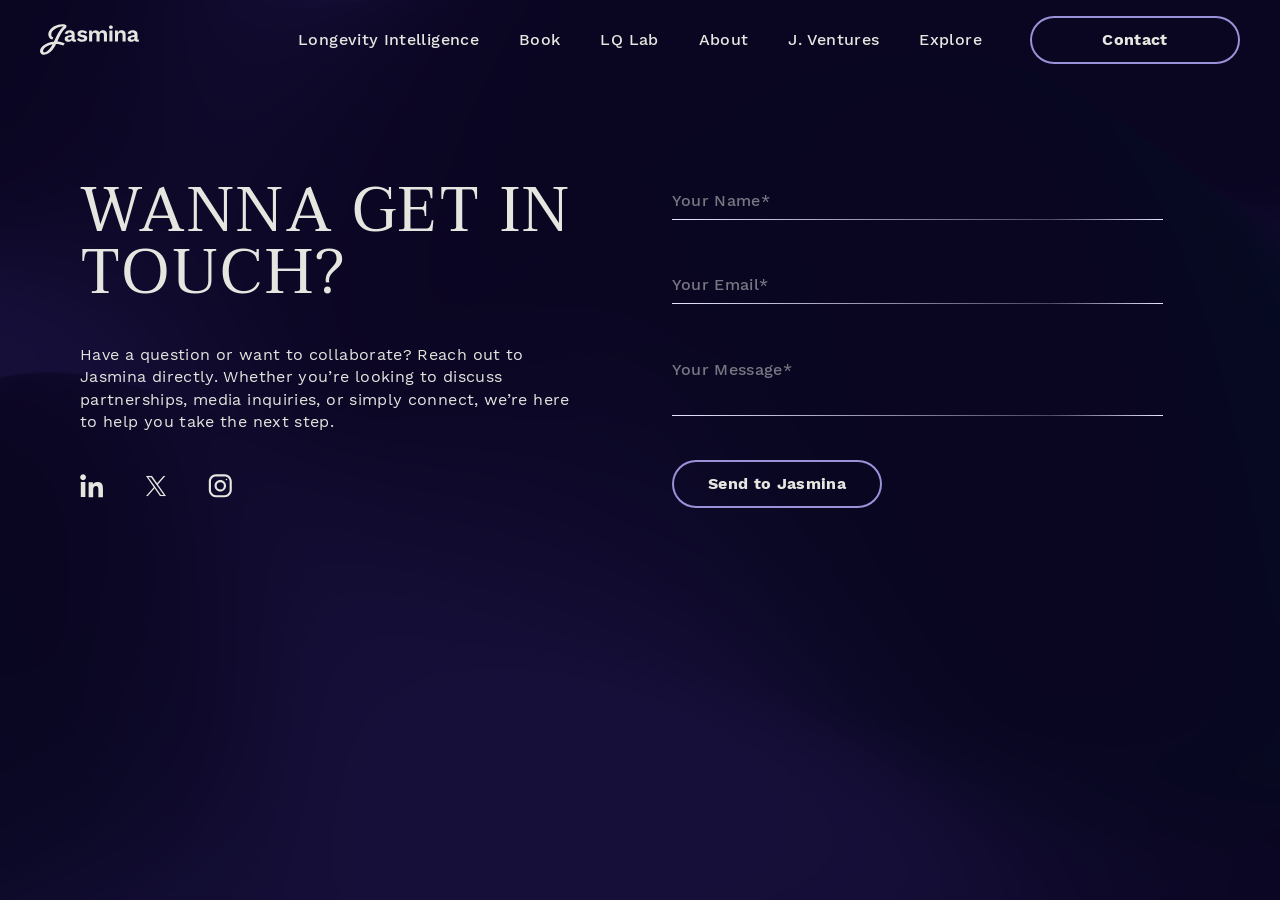
<file: contact/index.html>
<!DOCTYPE html><html class="is-loading" lang="en" style="--cursor-x: 0.5; --cursor-y: 0.5;" data-direction="down"><head><title>Jasmina Denner</title><meta charset="utf-8"><meta name="theme-color" content="#000000"><meta name="viewport" content="width=device-width, initial-scale=1"><meta name="description" content="Jasmina Denner, PhD, is a scientist, investor, athlete, and founder of Longevity Intelligence™. Working where health, technology, and human potential converge."><meta property="og:type" content="website"><meta property="og:url" content="https://jasminadenner.com/contact/"><meta property="og:title" content="Jasmina Denner"><meta property="og:description" content="Jasmina Denner, PhD, is a scientist, investor, athlete, and founder of Longevity Intelligence™. Working where health, technology, and human potential converge."><meta name="twitter:card" content="summary_large_image"><meta name="twitter:url" content="https://jasminadenner.com/contact/"><meta name="twitter:title" content="Jasmina Denner"><meta name="twitter:description" content="Jasmina Denner, PhD, is a scientist, investor, athlete, and founder of Longevity Intelligence™. Working where health, technology, and human potential converge."><meta name="keywords" content="longevity, health, wellness, intelligence, jasmina, denner, jasmina denner, longevity intelligence, healthy living, life extension, future, world"><meta property="og:keywords" content="longevity, health, wellness, intelligence, jasmina, denner, jasmina denner, longevity intelligence, healthy living, life extension, future, world"><meta name="twitter:keywords" content="longevity, health, wellness, intelligence, jasmina, denner, jasmina denner, longevity intelligence, healthy living, life extension, future, world"><link rel="canonical" href="https://jasminadenner.com/contact/"><meta property="og:image" content="/__external__/jd-cms.onrender.com/uploads/social_83c2d26f6a.jpg"><meta name="twitter:image" content="/__external__/jd-cms.onrender.com/uploads/social_83c2d26f6a.jpg"><link ref="preload" as="font/woff2" crossorigin="anonymous" href="/assets/fonts/fd710497da6f571fc11f.woff2"><link ref="preload" as="font/woff2" crossorigin="anonymous" href="/assets/fonts/db95a98e2b04a0c5f787.woff2"><link ref="preload" as="font/woff2" crossorigin="anonymous" href="/assets/fonts/77e4591e6c6bb90817d5.woff2"><link ref="preload" as="font/woff2" crossorigin="anonymous" href="/assets/fonts/e76c1e332ec883024699.woff2"><link ref="preload" as="font/woff2" crossorigin="anonymous" href="/assets/fonts/e4e92733bfc1a391e5c7.woff2"><link ref="preload" as="font/woff2" crossorigin="anonymous" href="/assets/fonts/0eff6bba3376806ce6e3.woff2"><link ref="preload" as="font/woff2" crossorigin="anonymous" href="/assets/fonts/960e890cb970d849a8fc.woff2"><link ref="preload" as="font/woff2" crossorigin="anonymous" href="/assets/fonts/64a0dc6afe9fc2c2aa75.woff2"><link rel="preload" fetchpriority="high" as="image" href="/assets/images/13cf611da58a009b03d2.png" type="image/png"><link rel="preload" fetchpriority="high" as="image" href="/assets/images/13cf611da58a009b03d2.png" type="image/png"><link ref="preload" as="font/woff2" crossorigin="anonymous" href="/assets/fonts/e76c1e332ec883024699.woff2"><link rel="preload" href="/assets/css/main.297c4bd9b5d865065d9d.css" as="style"><link rel="stylesheet" href="/assets/css/main.297c4bd9b5d865065d9d.css" as="text/css" data-keep-asset=""><script type="application/ld+json">{
  "@context": "https://schema.org",
  "@type": "Article",
  "mainEntityOfPage": {
    "@type": "WebPage",
    "@id": "https://jasminadenner.com/contact/"
  },
  "headline": "Jasmina Denner",
  "description": "Jasmina Denner, PhD, is a scientist, investor, athlete, and founder of Longevity Intelligence™. Working where health, technology, and human potential converge.",
  "author": {
    "@type": "Person",
    "name": "Jasmina Denner",
    "url": "https://jasminadenner.com/about"
  },
  "publisher": {
    "@type": "Organization",
    "name": "Jasmina Denner",
    "logo": {
      "@type": "ImageObject",
      "url": "/assets/static/social.jpg"
    }
  },
  "datePublished": "2026-09-16",
  "image": [
    "/assets/static/social.jpg"
  ]
}
</script><script type="application/ld+json">{
  "@context": "https://schema.org",
  "@graph": [
    {
      "@type": "Organization",
      "@id": "https://jasminadenner.com/#organization",
      "name": "J. Ventures",
      "url": "https://jasminadenner.com",
      "founder": { "@id": "https://jasminadenner.com/#person" },
      "sameAs": [
        "https://longevityintelligence.ai",
        "https://longevityintelligence.com"
      ]
    },
    {
      "@type": "Person",
      "@id": "https://jasminadenner.com/#person",
      "name": "Jasmina Denner",
      "honorificSuffix": "Ph.D.",
      "jobTitle": "Founder",
      "worksFor": { "@id": "https://jasminadenner.com/#organization" },
      "url": "https://jasminadenner.com",
      "description": "Founder of J. Ventures and developer of the Longevity Intelligence framework for adaptive human capacity."
    },
    {
      "@type": "CreativeWork",
      "@id": "https://longevityintelligence.ai/#framework",
      "name": "Longevity Intelligence",
      "alternativeHeadline": "A Framework for Adaptive Human Capacity",
      "creator": { "@id": "https://jasminadenner.com/#person" },
      "publisher": { "@id": "https://jasminadenner.com/#organization" },
      "url": "https://longevityintelligence.ai",
      "description": "The framework by Jasmina Denner, Ph.D. for adaptive human capacity in biological, digital, and social domains of AI-shaped lives."
    }
  ]
}
</script><link rel="manifest" href="/manifest.json" crossorigin="use-credentials" /><meta name="apple-mobile-web-app-capable" content="yes">
<link rel="icon" type="image/png" sizes="196x196" href="/icons/favicon-196.png">
<link rel="apple-touch-icon" href="/icons/apple-icon-180.png">
<meta name="msapplication-square70x70logo" content="/icons/mstile-icon-128.png">
<meta name="msapplication-square150x150logo" content="/icons/mstile-icon-270.png">
<meta name="msapplication-square310x310logo" content="/icons/mstile-icon-558.png">
<meta name="msapplication-wide310x150logo" content="/icons/mstile-icon-558-270.png">
<script>
  if ('serviceWorker' in navigator) {
    navigator.serviceWorker.getRegistrations().then(function (registrations) {
      for (let registration of registrations) {
        registration.unregister().then(() => {
          console.log('Service worker unregistered');
        });
      }
    });
  }
</script></head><body><div class="wrapper" data-scroll-wrapper="" id="top"><div class="page-holder relative" data-scroller=""><header class="fixed  top-0 left-0 w-full text-white z-3" data-header=""><div class="container flex items-center py-16 header__container"><div class="w-1/5"><a class="header-logo" href="/"><svg class="w-[9.9rem] h-auto" width="194" height="61" viewBox="0 0 194 61" fill="none" xmlns="http://www.w3.org/2000/svg"><path d="M25.9994 26.0916C20.2477 24.7869 21.9559 17.1505 24.5406 13.8695C27.9379 9.546 33.4209 6.78307 38.7184 5.64465C40.1579 5.33765 41.6166 5.13939 43.0946 5.06904C43.6128 5.04345 44.1374 5.04345 44.6556 5.04985C45.4234 5.05624 45.9224 5.32486 46.012 4.85158C46.0696 4.55738 44.0734 6.36096 43.696 6.73191C42.7043 7.69765 41.7638 8.71457 40.8745 9.77625C37.618 13.6648 35.1548 18.1482 32.9411 22.6891C28.7249 31.336 25.5003 40.6481 19.288 48.163C17.8357 49.9155 16.217 51.508 14.3744 52.8447C12.8645 53.9447 10.011 55.8698 8.02768 55.6012C5.09744 55.1983 6.07632 51.0475 7.15117 49.2951C8.68026 46.8136 11.2458 45.01 13.7794 43.6733C23.5618 38.512 35.4683 37.1817 45.5577 42.1575L48.5584 38.1091C36.1784 32.0012 20.7467 33.6257 9.00655 40.6162C3.86265 43.6797 -3.04708 50.862 1.45704 57.2065C5.12303 62.3614 12.391 60.0334 16.7864 57.3408C28.5265 50.1521 32.9667 35.6211 38.6672 23.9299C40.3371 20.5018 42.1924 17.1568 44.4637 14.0933C45.513 12.6735 46.6454 11.2984 47.893 10.0449C49.2301 8.70817 50.9384 7.53776 51.6293 5.68941C54.3357 -1.54409 40.4394 0.406593 37.1317 1.11651C29.6654 2.72182 21.4889 7.06448 17.7653 14.0102C14.2976 20.4826 16.7928 28.8865 24.4127 30.6133L25.993 26.0916H25.9994Z" fill="currentColor"></path><path d="M61.9187 20.5892C61.9187 19.3421 61.5604 18.3699 60.8502 17.6728C60.1401 16.9757 59.1996 16.6303 58.0415 16.6303C56.9667 16.6303 56.0262 16.9053 55.2137 17.4553C54.4011 18.0054 53.8061 18.92 53.4287 20.1991L48.3359 18.6321C48.8286 16.7198 49.9098 15.1785 51.5797 14.0209C53.2495 12.8633 55.4888 12.2812 58.3039 12.2812C60.2168 12.2812 61.8867 12.5818 63.3134 13.1766C64.7337 13.7714 65.847 14.6668 66.6467 15.8564C67.4465 17.046 67.8431 18.5426 67.8431 20.3398V29.1722C67.8431 30.2723 68.3677 30.8287 69.4106 30.8287C69.9032 30.8287 70.3703 30.7583 70.8053 30.6112L70.4599 34.3079C69.7049 34.6853 68.7644 34.8707 67.632 34.8707C66.6147 34.8707 65.6998 34.6981 64.8873 34.3463C64.0748 34.0009 63.435 33.4701 62.9743 32.7602C62.5073 32.0503 62.2769 31.1549 62.2769 30.0804V29.9077L63.3198 29.735C63.1471 30.8351 62.6672 31.7752 61.8803 32.5427C61.0997 33.3102 60.1465 33.8986 59.0268 34.3079C57.9072 34.7109 56.7556 34.9155 55.5656 34.9155C54.0876 34.9155 52.8081 34.6917 51.7332 34.2376C50.6584 33.7899 49.833 33.1311 49.2508 32.2549C48.6686 31.3851 48.3807 30.3106 48.3807 29.0315C48.3807 27.407 48.9053 26.0767 49.9482 25.047C50.9911 24.0173 52.4882 23.3138 54.4331 22.9364L62.616 21.28L62.5713 24.9766L57.3442 26.0191C56.3589 26.2238 55.6103 26.4924 55.1049 26.825C54.5995 27.1576 54.3436 27.7012 54.3436 28.4559C54.3436 29.2106 54.6123 29.735 55.1497 30.1124C55.6871 30.4897 56.3333 30.6752 57.0883 30.6752C57.6961 30.6752 58.2911 30.6048 58.8733 30.4577C59.4555 30.3106 59.9737 30.0804 60.4408 29.7606C60.9078 29.4408 61.2661 29.0059 61.5284 28.4559C61.7907 27.9059 61.9187 27.2343 61.9187 26.4541V20.5764V20.5892Z" fill="currentColor"></path><path d="M82.9698 34.9091C80.7625 34.9091 78.7536 34.519 76.9366 33.7323C75.1196 32.9457 73.6481 31.8456 72.5156 30.4258L75.9577 26.9465C76.6551 27.989 77.5828 28.846 78.7472 29.5176C79.9052 30.1827 81.2871 30.5153 82.8802 30.5153C84.0126 30.5153 84.9211 30.349 85.5993 30.0164C86.2839 29.6839 86.623 29.153 86.623 28.4303C86.623 27.9634 86.463 27.5669 86.1431 27.2343C85.8232 26.9017 85.1835 26.6331 84.2302 26.4285L80.3978 25.6418C77.8707 25.1174 76.0793 24.3307 75.0236 23.269C73.9616 22.2073 73.4369 20.8387 73.4369 19.1566C73.4369 17.967 73.7952 16.8478 74.5054 15.8053C75.2155 14.7628 76.284 13.9121 77.7043 13.2598C79.1247 12.6074 80.8969 12.2812 83.0146 12.2812C85.1323 12.2812 87.0836 12.6202 88.6959 13.3046C90.3082 13.9889 91.575 14.993 92.5027 16.3297L88.9326 19.809C88.2928 18.792 87.4611 18.0182 86.431 17.4809C85.401 16.9437 84.3197 16.6751 83.1873 16.6751C82.3748 16.6751 81.6774 16.7646 81.0952 16.9373C80.513 17.11 80.0779 17.353 79.79 17.6536C79.5021 17.9606 79.355 18.3443 79.355 18.8048C79.355 19.2653 79.5597 19.6682 79.9628 20.0008C80.3658 20.3334 81.108 20.6148 82.1828 20.8514L86.623 21.766C88.7727 22.2009 90.3082 22.9364 91.2359 23.9661C92.1636 24.9958 92.6306 26.2366 92.6306 27.6884C92.6306 29.1402 92.2595 30.3234 91.5174 31.4107C90.7752 32.498 89.6876 33.355 88.2545 33.9817C86.8149 34.6085 85.0555 34.9155 82.9634 34.9155L82.9698 34.9091Z" fill="currentColor"></path><path d="M96.2188 34.4728V12.7083H101.574L101.791 16.6225C102.514 15.1707 103.512 14.0834 104.773 13.3607C106.033 12.638 107.434 12.2734 108.976 12.2734C110.518 12.2734 111.958 12.638 113.224 13.3607C114.485 14.0834 115.438 15.1579 116.078 16.5841C116.545 15.6248 117.165 14.8317 117.952 14.1921C118.733 13.5526 119.609 13.0729 120.563 12.7531C121.522 12.4333 122.495 12.2734 123.48 12.2734C124.901 12.2734 126.199 12.5612 127.377 13.1432C128.554 13.7253 129.488 14.5951 130.185 15.7527C130.883 16.9103 131.228 18.3941 131.228 20.1913V34.4664H125.265V21.3681C125.265 19.7756 124.92 18.6435 124.222 17.972C123.525 17.3068 122.623 16.9743 121.522 16.9743C120.652 16.9743 119.846 17.1917 119.104 17.6266C118.362 18.0615 117.786 18.7075 117.364 19.5645C116.942 20.4215 116.73 21.4896 116.73 22.7623V34.4728H110.768V21.3745C110.768 19.782 110.409 18.6499 109.699 17.9784C108.989 17.3132 108.08 16.9806 106.98 16.9806C106.225 16.9806 105.477 17.1853 104.741 17.5882C103.999 17.9976 103.391 18.6307 102.911 19.5005C102.431 20.3704 102.194 21.5152 102.194 22.9414V34.4728H96.2315H96.2188Z" fill="currentColor"></path><path d="M138.978 9.57394C137.73 9.57394 136.803 9.30532 136.188 8.76808C135.581 8.23085 135.273 7.43778 135.273 6.39529C135.273 5.3528 135.581 4.51497 136.188 3.97773C136.796 3.44049 137.724 3.17188 138.978 3.17188C140.232 3.17188 141.153 3.44049 141.767 3.97773C142.375 4.51497 142.682 5.32082 142.682 6.39529C142.682 7.46976 142.375 8.23085 141.767 8.76808C141.16 9.30532 140.225 9.57394 138.978 9.57394ZM141.94 12.7078V34.4723H135.977V12.7078H141.94Z" fill="currentColor"></path><path d="M146.957 34.4742V12.7098H152.312L152.658 19.2397L151.915 18.5426C152.261 17.1228 152.818 15.946 153.572 15.0186C154.327 14.0912 155.249 13.4005 156.336 12.9528C157.424 12.5051 158.62 12.2812 159.926 12.2812C161.435 12.2812 162.779 12.5691 163.95 13.1511C165.127 13.7331 166.055 14.6093 166.739 15.7861C167.424 16.9629 167.763 18.4339 167.763 20.2055V34.4806H161.8V21.9003C161.8 20.0456 161.435 18.7601 160.713 18.0501C159.99 17.3402 159.043 16.9821 157.885 16.9821C157.072 16.9821 156.279 17.1803 155.511 17.5705C154.743 17.9606 154.116 18.5938 153.636 19.4636C153.157 20.3334 152.92 21.4974 152.92 22.9428V34.4742H146.957Z" fill="currentColor"></path><path d="M185.106 20.5892C185.106 19.3421 184.748 18.3699 184.038 17.6728C183.328 16.9757 182.387 16.6303 181.229 16.6303C180.154 16.6303 179.214 16.9053 178.401 17.4553C177.589 18.0054 176.994 18.92 176.616 20.1991L171.523 18.6321C172.016 16.7198 173.097 15.1785 174.767 14.0209C176.437 12.8633 178.676 12.2812 181.491 12.2812C183.404 12.2812 185.074 12.5818 186.501 13.1766C187.921 13.7714 189.034 14.6668 189.834 15.8564C190.634 17.046 191.031 18.5426 191.031 20.3398V29.1722C191.031 30.2723 191.555 30.8287 192.598 30.8287C193.091 30.8287 193.558 30.7583 193.993 30.6112L193.647 34.3079C192.892 34.6853 191.952 34.8707 190.819 34.8707C189.802 34.8707 188.887 34.6981 188.075 34.3463C187.262 34.0009 186.622 33.4701 186.162 32.7602C185.695 32.0503 185.464 31.1549 185.464 30.0804V29.9077L186.507 29.735C186.335 30.8351 185.855 31.7752 185.068 32.5427C184.287 33.3102 183.334 33.8986 182.214 34.3079C181.095 34.7109 179.943 34.9155 178.753 34.9155C177.275 34.9155 175.996 34.6917 174.921 34.2376C173.846 33.7899 173.021 33.1311 172.438 32.2549C171.856 31.3851 171.568 30.3106 171.568 29.0315C171.568 27.407 172.093 26.0767 173.136 25.047C174.179 24.0173 175.676 23.3138 177.621 22.9364L185.804 21.28L185.759 24.9766L180.532 26.0191C179.546 26.2238 178.798 26.4924 178.292 26.825C177.787 27.1576 177.531 27.7012 177.531 28.4559C177.531 29.2106 177.8 29.735 178.337 30.1124C178.875 30.4897 179.521 30.6752 180.276 30.6752C180.884 30.6752 181.479 30.6048 182.061 30.4577C182.643 30.3106 183.161 30.0804 183.628 29.7606C184.095 29.4408 184.454 29.0059 184.716 28.4559C184.978 27.9059 185.106 27.2343 185.106 26.4541V20.5764V20.5892Z" fill="currentColor"></path></svg></a></div><div class="w-1/5 ml-auto flex justify-end laptop:hidden relative -top-4"><button data-menu-opener="" type="button"><span></span><span></span></button></div><div class="header-menu"><div class="lightning opacity-20 laptop:hidden" style="--power: 130%; --height: 70svh" data-scrub="data-scrub" data-repeat="data-repeat" data-from="130%" data-to="40%" data-start="top bottom"><div class="center-light grid grid-cols-2"><span class="center-light__shadow"></span><div class="h-full lightning__left"></div><div class="h-full lightning__right"></div></div></div><div class="flex-grow flex justify-center pt-[7svh] laptop:pt-0"><ul class="nav flex flex-col laptop:flex-row gap-x-40 gap-y-[1.8rem] text-[2.4rem] font-secondary laptop:font-primary laptop:text-base laptop:font-medium"><li class="laptop:hidden" data-stagger=""><a class="link link--secondary" href="/">Home</a></li><li data-stagger=""><a class="link link--secondary" href="/longevity-intelligence">Longevity Intelligence</a></li><li data-stagger=""><a class="link link--secondary" href="/book">Book</a></li><li data-stagger=""><a class="link link--secondary" href="/lab">LQ Lab</a></li><li data-stagger=""><a class="link link--secondary" href="/about/">About</a></li><li data-stagger=""><a class="link link--secondary" href="/ventures/">J. Ventures</a></li><li data-stagger=""><div class="header-nested-nav"><span class="header-nested-nav__parent link link--secondary">Explore</span><div class="header-nested-nav__subnav"><a class="link link--secondary" href="/the-intelligence-report/">The Intelligence Report </a><a class="link link--secondary" href="/the-longevity-library/">The Longevity Library</a></div></div></li></ul></div><div class="flex-shrink-0 laptop:w-1/4 laptop:flex laptop:justify-end"><div data-stagger=""><a class="btn btn--primary w-[23rem] mx-auto laptop:ml-auto laptop:w-[16.8rem]" href="/contact/">Contact</a></div><div class="mt-[8svh] laptop:hidden flex justify-center" data-stagger=""><ul class="flex flex-wrap gap-x-[2.2rem] lg:gap-x-40"><li class="social-list__item"><a class="social-list__link" href="https://www.linkedin.com/in/jasminadenner/"><svg class="svgi " aria-labelledby="symbol-linkedin-desc-k" role="group">
                  <desc id="symbol-linkedin-desc-k">linkedin icon</desc>
                  <use xlink:href="#svg-linkedin"></use>
              </svg></a></li><li class="social-list__item"><a class="social-list__link" href="https://x.com/JasminaDenner"><svg class="svgi " aria-labelledby="symbol-twitter-desc-l" role="group">
                  <desc id="symbol-twitter-desc-l">twitter icon</desc>
                  <use xlink:href="#svg-twitter"></use>
              </svg></a></li><li class="social-list__item"><a class="social-list__link" href="https://www.instagram.com/jasminadenner/"><svg class="svgi " aria-labelledby="symbol-instagram-desc-m" role="group">
                  <desc id="symbol-instagram-desc-m">instagram icon</desc>
                  <use xlink:href="#svg-instagram"></use>
              </svg></a></li></ul></div></div></div></div></header><div class="flex flex-col min-h-screen" data-transitions-container="" data-animation="fade"><main class="main"><section class=" relative"><div class="min-h-screen flex flex-col "><div class="flex-grow md:flex pt-120 md:pt-160 pb-60 container-lg laptop:pl-[8rem] laptop:pr-[11.7rem] laptop:pt-[18rem] w-full"><div class="md:grid md:grid-cols-2 md:gap-x-60 w-full"><div class="mb-40 md:mb-0 max-w-[50rem]"><h2 class="mb-40 text-center md:text-left uppercase" data-animation="moveUp">Wanna get in touch?</h2><p class="mb-40 text-base" data-animation="moveUp" data-delay="0.1">Have a question or want to collaborate? Reach out to Jasmina directly. Whether you’re looking to discuss partnerships, media inquiries, or simply connect, we’re here to help you take the next step.</p><div class="hidden md:block" data-animation="moveUp" data-delay="0.2"><ul class="flex flex-wrap gap-x-[2.2rem] lg:gap-x-40"><li class="social-list__item"><a class="social-list__link" href="https://www.linkedin.com/in/jasminadenner/"><svg class="svgi " aria-labelledby="symbol-linkedin-desc-n" role="group">
                  <desc id="symbol-linkedin-desc-n">linkedin icon</desc>
                  <use xlink:href="#svg-linkedin"></use>
              </svg></a></li><li class="social-list__item"><a class="social-list__link" href="https://x.com/JasminaDenner"><svg class="svgi " aria-labelledby="symbol-twitter-desc-o" role="group">
                  <desc id="symbol-twitter-desc-o">twitter icon</desc>
                  <use xlink:href="#svg-twitter"></use>
              </svg></a></li><li class="social-list__item"><a class="social-list__link" href="https://www.instagram.com/jasminadenner/"><svg class="svgi " aria-labelledby="symbol-instagram-desc-p" role="group">
                  <desc id="symbol-instagram-desc-p">instagram icon</desc>
                  <use xlink:href="#svg-instagram"></use>
              </svg></a></li></ul></div></div><div class="laptop:pl-20" data-animation="moveUp" data-delay="0.1"><form data-component='form' method='post' name='Contact page form'><input type='hidden' name='form-name' value='Contact page form' /><div data-success-message=""><p class="mb-50 font-semibold ">Thank you so much for your message! Jasmina will get back to you soon. Have more to say? Feel free to write another message below! </p></div><div class="form-body grid gap-y-40 md:gap-y-[4.4rem]" data-form-body=""><div class="form-control"><div class="group relative input-group"><input type="text" autocomplete="off" name="name" required="required" placeholder="Your Name*"><div data-error-field="name"></div></div></div><div class="form-control"><div class="group relative input-group"><input type="email" autocomplete="off" name="email" required="required" placeholder="Your Email*"><div data-error-field="email"></div></div></div><div class="form-control"><div class="group relative input-group"><div data-textarea-grow-wrap=""><textarea autocomplete="off" oninput="this.parentNode.dataset.replicatedValue = this.value" name="message" required="required" placeholder="Your Message*"></textarea></div><div data-error-field="message"></div></div></div><div class="flex justify-center md:justify-start"><button class="btn btn--primary" type="submit">Send to Jasmina</button></div></div></form></div></div></div><div class="mb-80 md:hidden flex px-20 justify-center" data-animation="moveUp" data-delay="0.2"><ul class="flex flex-wrap gap-x-[2.2rem] lg:gap-x-40"><li class="social-list__item"><a class="social-list__link" href="https://www.linkedin.com/in/jasminadenner/"><svg class="svgi " aria-labelledby="symbol-linkedin-desc-q" role="group">
                  <desc id="symbol-linkedin-desc-q">linkedin icon</desc>
                  <use xlink:href="#svg-linkedin"></use>
              </svg></a></li><li class="social-list__item"><a class="social-list__link" href="https://x.com/JasminaDenner"><svg class="svgi " aria-labelledby="symbol-twitter-desc-r" role="group">
                  <desc id="symbol-twitter-desc-r">twitter icon</desc>
                  <use xlink:href="#svg-twitter"></use>
              </svg></a></li><li class="social-list__item"><a class="social-list__link" href="https://www.instagram.com/jasminadenner/"><svg class="svgi " aria-labelledby="symbol-instagram-desc-s" role="group">
                  <desc id="symbol-instagram-desc-s">instagram icon</desc>
                  <use xlink:href="#svg-instagram"></use>
              </svg></a></li></ul></div><div class="pb-[3.2rem] container laptop:px-80" data-animation="moveUp"><div><div class="flex flex-col gap-20 laptop:grid laptop:grid-cols-4  laptop:gap-x-40 text-center laptop:text-left text-base laptop:justify-center items-center"><div class="relative text-center laptop:text-left w-full opacity-50  laptop:grid laptop:col-span-2 laptop:grid-cols-2 laptop:gap-x-20"><p class="mb-20 laptop:mb-0">© 2026 All Rights Reserved</p><div class="laptop:-mr-20"><a class="link link--underline" href="/ip-usage-policy/">Intellectual Property &amp; Usage Policy</a></div></div><div class="flex flex-col justify-center gap-y-16 md:flex-row md:justify-between md:gap-x-20"><span class="opacity-50 order-first md:order-last md:mx-auto lg:mx-0">Created by <a href="https://noomoagency.com/" target="_blank" class="link link--underline">Noomo Agency</a></span></div><div class="md:flex md:justify-end"></div></div></div><span class="h-8 animated-gradient w-full !absolute left-0 bottom-0"></span></div></div></section></main></div></div></div><div class="cursor"><div class="cursor__inner"></div></div><canvas class="fixed left-0 top-0 w-screen h-screen -z-5" data-background=""></canvas><script defer="" src="/assets/js/main.a583e79ccc364c90284f.js" data-swup-ignore-script=""></script><script async="" src="https://www.googletagmanager.com/gtag/js?id=G-Q78Q7JWNWX" data-swup-ignore-script=""></script><script async="" data-swup-ignore-script="">var ID = "G-Q78Q7JWNWX"
window.dataLayer = window.dataLayer || [];
function gtag(){dataLayer.push(arguments);}
gtag('js', new Date());
gtag('config', ID);
</script><div style="width: 0; height: 0; position: absolute; overflow: hidden;"><svg xmlns="http://www.w3.org/2000/svg" xmlns:xlink="http://www.w3.org/1999/xlink"><symbol fill="none" viewBox="0 0 18 11" id="svg-arrow-down" xmlns="http://www.w3.org/2000/svg"><path d="m1 1 8 8 8-8" stroke="currentColor" stroke-width="2"></path></symbol><symbol class="lw-[7.2rem] lh-auto" fill="none" viewBox="0 0 72 24" id="svg-arrow-left-long" xmlns="http://www.w3.org/2000/svg"><path d="M72 12H1.002m0 0 11-11m-11 11 11 11" stroke="currentColor"></path></symbol><symbol fill="none" viewBox="0 0 26 16" id="svg-arrow-right" xmlns="http://www.w3.org/2000/svg"><path d="M0 8h24.5m0 0L18 1.5M24.5 8 18 14.5" stroke="currentColor" stroke-width="2"></path></symbol><symbol class="kw-[7.2rem] kh-auto" fill="none" viewBox="0 0 72 24" id="svg-arrow-right-long" xmlns="http://www.w3.org/2000/svg"><path d="M0 12h70.998m0 0-11-11m11 11-11 11" stroke="currentColor"></path></symbol><symbol fill="none" viewBox="0 0 24 24" id="svg-chevron-right" xmlns="http://www.w3.org/2000/svg"><path d="m8 7 6 6-6 6" stroke="currentColor" stroke-width="2.5"></path></symbol><symbol fill="none" viewBox="0 0 16 16" id="svg-close" xmlns="http://www.w3.org/2000/svg"><circle cx="8" cy="8" r="7.5" stroke="currentColor"></circle><path stroke="currentColor" stroke-linecap="round" d="m11 5-6 6m6 0L5 5"></path></symbol><symbol fill="none" viewBox="0 0 26 26" id="svg-facebook" xmlns="http://www.w3.org/2000/svg"><path d="M16.828 5.595h1.971V2.152C18.46 2.106 17.29 2 15.927 2c-2.843 0-4.79 1.792-4.79 5.087v3.031H8v3.848h3.137v9.683h3.846v-9.682h3.01l.478-3.848h-3.489V7.47c0-1.113.3-1.874 1.846-1.874Z" fill="currentColor"></path></symbol><symbol fill="none" viewBox="0 0 18 18" id="svg-info" xmlns="http://www.w3.org/2000/svg"><path d="M9.25 8.333v4.584m0 4.583a8.25 8.25 0 1 1 0-16.5 8.25 8.25 0 0 1 0 16.5Zm.046-11.917v.092h-.092v-.092h.092Z" stroke="currentColor" stroke-linecap="round" stroke-linejoin="round"></path></symbol><symbol fill="none" viewBox="0 0 25 25" id="svg-instagram" xmlns="http://www.w3.org/2000/svg"><path fill="currentColor" fill-rule="evenodd" d="M8.318.27h8.978c4.131 0 7.482 3.358 7.482 7.5v9c0 4.141-3.35 7.5-7.482 7.5H8.318c-4.132 0-7.482-3.359-7.482-7.5v-9c0-4.142 3.35-7.5 7.482-7.5Zm8.978 21.75c2.888 0 5.237-2.355 5.237-5.25v-9c0-2.895-2.35-5.25-5.237-5.25H8.318C5.43 2.52 3.08 4.875 3.08 7.77v9c0 2.895 2.35 5.25 5.238 5.25h8.978Z" clip-rule="evenodd"></path><path fill="currentColor" fill-rule="evenodd" d="M6.82 12.27c0-3.314 2.68-6 5.986-6 3.305 0 5.985 2.686 5.985 6 0 3.313-2.68 6-5.985 6-3.306 0-5.986-2.687-5.986-6Zm2.245 0a3.75 3.75 0 0 0 3.74 3.75 3.75 3.75 0 0 0 0-7.5 3.75 3.75 0 0 0-3.74 3.75Z" clip-rule="evenodd"></path><ellipse cx="19.251" cy="5.823" fill="currentColor" rx=".798" ry=".799"></ellipse></symbol><symbol fill="none" viewBox="0 0 26 26" id="svg-link" xmlns="http://www.w3.org/2000/svg"><path d="m9.969 15.969 6-6M11.469 8.105l2.818-2.813a4.5 4.5 0 0 1 6.364 6.364l-2.819 2.813M8.105 11.469l-2.813 2.818a4.5 4.5 0 0 0 6.364 6.364l2.813-2.819" stroke="currentColor" stroke-width="2" stroke-linecap="round" stroke-linejoin="round"></path></symbol><symbol fill="none" viewBox="0 0 20 20" id="svg-linkedin" xmlns="http://www.w3.org/2000/svg"><path fill-rule="evenodd" clip-rule="evenodd" d="M7.179 6.894h3.528v1.757c.508-1.01 1.812-1.919 3.77-1.919 3.753 0 4.644 2.013 4.644 5.704v6.837h-3.8v-5.996c0-2.102-.508-3.288-1.802-3.288-1.795 0-2.54 1.278-2.54 3.287v5.997h-3.8V6.894ZM.663 19.112h3.8V6.732h-3.8v12.38ZM5.007 2.696a2.403 2.403 0 0 1-.715 1.712 2.46 2.46 0 0 1-3.456 0A2.42 2.42 0 0 1 .12 2.697c0-.643.257-1.259.715-1.713a2.454 2.454 0 0 1 3.456 0c.457.454.715 1.07.715 1.713Z" fill="currentColor"></path></symbol><symbol fill="none" viewBox="0 0 12 12" id="svg-plus" xmlns="http://www.w3.org/2000/svg"><circle cx="6" cy="6" r="5.5" stroke="currentColor"></circle><path stroke="currentColor" stroke-linecap="round" d="M6 4v4m2-2H4"></path></symbol><symbol fill="none" viewBox="0 0 26 26" id="svg-twitter" xmlns="http://www.w3.org/2000/svg"><g clip-path="url(#aa)"><path d="M15.09 11.312 23.283 2H21.34l-7.113 8.085L8.548 2H1.996l8.59 12.226-8.59 9.765h1.941l7.51-8.538 6 8.538h6.552l-8.908-12.68Zm-2.658 3.022-.87-1.217-6.925-9.688h2.981l5.589 7.818.87 1.218 7.264 10.162h-2.98l-5.929-8.293Z" fill="currentColor"></path></g><defs><clipPath id="aa"><path fill="#fff" transform="translate(1.996 2)" d="M0 0h22.003v22.003H0z"></path></clipPath></defs></symbol></svg></div></body></html>
</file>
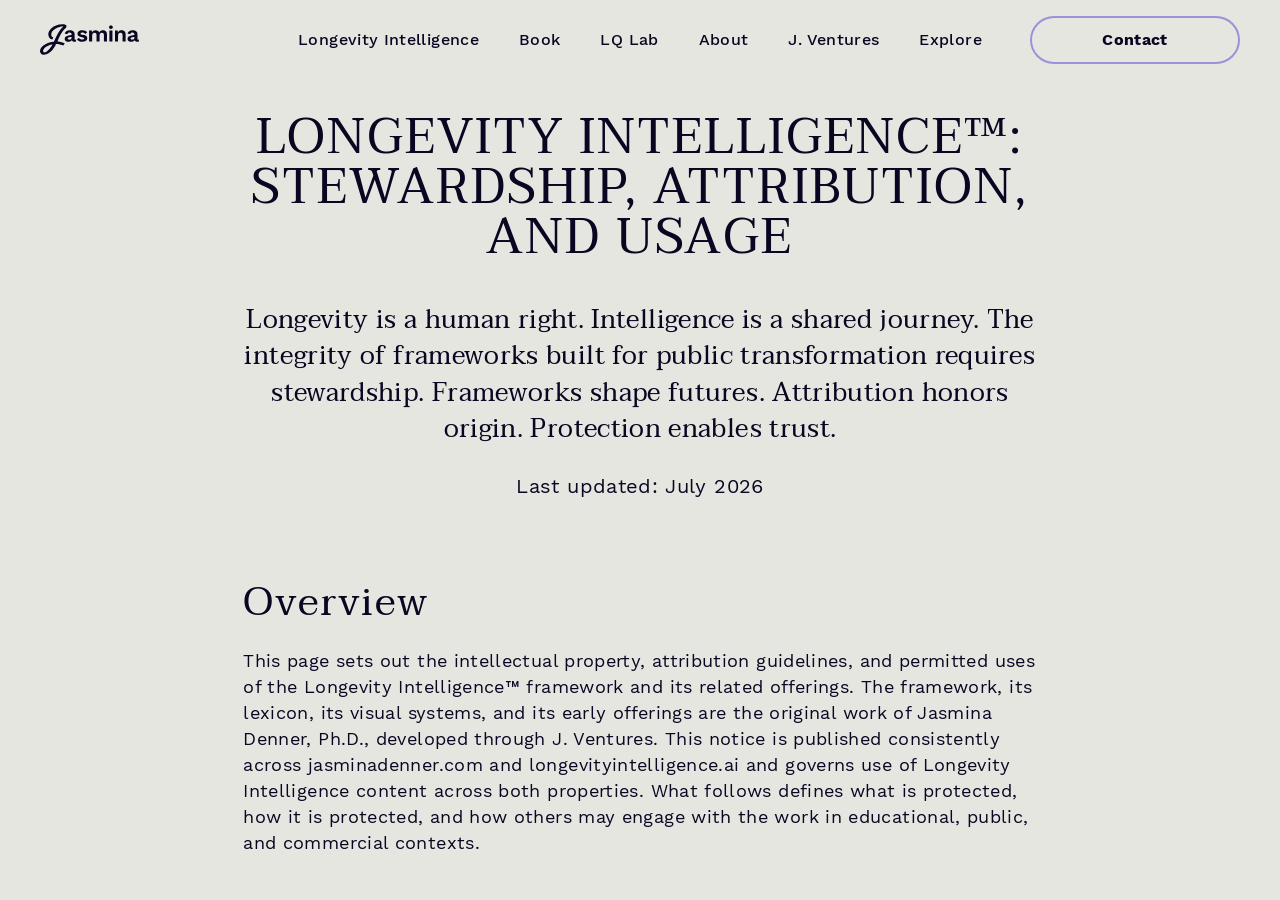
<file: ip-usage-policy/index.html>
<!DOCTYPE html><html class="is-loading" lang="en" style="--cursor-x: 0.5; --cursor-y: 0.5;" data-direction="down"><head><title>Jasmina Denner</title><meta charset="utf-8"><meta name="theme-color" content="#000000"><meta name="viewport" content="width=device-width, initial-scale=1"><meta name="description" content="Jasmina Denner, PhD, is a scientist, investor, athlete, and founder of Longevity Intelligence™. Working where health, technology, and human potential converge."><meta property="og:type" content="website"><meta property="og:url" content="https://jasminadenner.com/ip-usage-policy/"><meta property="og:title" content="Jasmina Denner"><meta property="og:description" content="Jasmina Denner, PhD, is a scientist, investor, athlete, and founder of Longevity Intelligence™. Working where health, technology, and human potential converge."><meta name="twitter:card" content="summary_large_image"><meta name="twitter:url" content="https://jasminadenner.com/ip-usage-policy/"><meta name="twitter:title" content="Jasmina Denner"><meta name="twitter:description" content="Jasmina Denner, PhD, is a scientist, investor, athlete, and founder of Longevity Intelligence™. Working where health, technology, and human potential converge."><meta name="keywords" content="longevity, health, wellness, intelligence, jasmina, denner, jasmina denner, longevity intelligence, healthy living, life extension, future, world"><meta property="og:keywords" content="longevity, health, wellness, intelligence, jasmina, denner, jasmina denner, longevity intelligence, healthy living, life extension, future, world"><meta name="twitter:keywords" content="longevity, health, wellness, intelligence, jasmina, denner, jasmina denner, longevity intelligence, healthy living, life extension, future, world"><link rel="canonical" href="https://jasminadenner.com/ip-usage-policy/"><meta property="og:image" content="/__external__/jd-cms.onrender.com/uploads/social_83c2d26f6a.jpg"><meta name="twitter:image" content="/__external__/jd-cms.onrender.com/uploads/social_83c2d26f6a.jpg"><link ref="preload" as="font/woff2" crossorigin="anonymous" href="/assets/fonts/fd710497da6f571fc11f.woff2"><link ref="preload" as="font/woff2" crossorigin="anonymous" href="/assets/fonts/db95a98e2b04a0c5f787.woff2"><link ref="preload" as="font/woff2" crossorigin="anonymous" href="/assets/fonts/77e4591e6c6bb90817d5.woff2"><link ref="preload" as="font/woff2" crossorigin="anonymous" href="/assets/fonts/e76c1e332ec883024699.woff2"><link ref="preload" as="font/woff2" crossorigin="anonymous" href="/assets/fonts/e4e92733bfc1a391e5c7.woff2"><link ref="preload" as="font/woff2" crossorigin="anonymous" href="/assets/fonts/0eff6bba3376806ce6e3.woff2"><link ref="preload" as="font/woff2" crossorigin="anonymous" href="/assets/fonts/960e890cb970d849a8fc.woff2"><link ref="preload" as="font/woff2" crossorigin="anonymous" href="/assets/fonts/64a0dc6afe9fc2c2aa75.woff2"><link rel="preload" fetchpriority="high" as="image" href="/assets/images/13cf611da58a009b03d2.png" type="image/png"><link rel="preload" fetchpriority="high" as="image" href="/assets/images/13cf611da58a009b03d2.png" type="image/png"><link ref="preload" as="font/woff2" crossorigin="anonymous" href="/assets/fonts/e76c1e332ec883024699.woff2"><link rel="preload" href="/assets/css/main.297c4bd9b5d865065d9d.css" as="style"><link rel="stylesheet" href="/assets/css/main.297c4bd9b5d865065d9d.css" as="text/css" data-keep-asset=""><script type="application/ld+json">{
  "@context": "https://schema.org",
  "@type": "Article",
  "mainEntityOfPage": {
    "@type": "WebPage",
    "@id": "https://jasminadenner.com/ip-usage-policy/"
  },
  "headline": "Jasmina Denner",
  "description": "Jasmina Denner, PhD, is a scientist, investor, athlete, and founder of Longevity Intelligence™. Working where health, technology, and human potential converge.",
  "author": {
    "@type": "Person",
    "name": "Jasmina Denner",
    "url": "https://jasminadenner.com/about"
  },
  "publisher": {
    "@type": "Organization",
    "name": "Jasmina Denner",
    "logo": {
      "@type": "ImageObject",
      "url": "/assets/static/social.jpg"
    }
  },
  "datePublished": "2026-09-16",
  "image": [
    "/assets/static/social.jpg"
  ]
}
</script><script type="application/ld+json">{
  "@context": "https://schema.org",
  "@graph": [
    {
      "@type": "Organization",
      "@id": "https://jasminadenner.com/#organization",
      "name": "J. Ventures",
      "url": "https://jasminadenner.com",
      "founder": { "@id": "https://jasminadenner.com/#person" },
      "sameAs": [
        "https://longevityintelligence.ai",
        "https://longevityintelligence.com"
      ]
    },
    {
      "@type": "Person",
      "@id": "https://jasminadenner.com/#person",
      "name": "Jasmina Denner",
      "honorificSuffix": "Ph.D.",
      "jobTitle": "Founder",
      "worksFor": { "@id": "https://jasminadenner.com/#organization" },
      "url": "https://jasminadenner.com",
      "description": "Founder of J. Ventures and developer of the Longevity Intelligence framework for adaptive human capacity."
    },
    {
      "@type": "CreativeWork",
      "@id": "https://longevityintelligence.ai/#framework",
      "name": "Longevity Intelligence",
      "alternativeHeadline": "A Framework for Adaptive Human Capacity",
      "creator": { "@id": "https://jasminadenner.com/#person" },
      "publisher": { "@id": "https://jasminadenner.com/#organization" },
      "url": "https://longevityintelligence.ai",
      "description": "The framework by Jasmina Denner, Ph.D. for adaptive human capacity in biological, digital, and social domains of AI-shaped lives."
    }
  ]
}
</script><link rel="manifest" href="/manifest.json" crossorigin="use-credentials" /><meta name="apple-mobile-web-app-capable" content="yes">
<link rel="icon" type="image/png" sizes="196x196" href="/icons/favicon-196.png">
<link rel="apple-touch-icon" href="/icons/apple-icon-180.png">
<meta name="msapplication-square70x70logo" content="/icons/mstile-icon-128.png">
<meta name="msapplication-square150x150logo" content="/icons/mstile-icon-270.png">
<meta name="msapplication-square310x310logo" content="/icons/mstile-icon-558.png">
<meta name="msapplication-wide310x150logo" content="/icons/mstile-icon-558-270.png">
<script>
  if ('serviceWorker' in navigator) {
    navigator.serviceWorker.getRegistrations().then(function (registrations) {
      for (let registration of registrations) {
        registration.unregister().then(() => {
          console.log('Service worker unregistered');
        });
      }
    });
  }
</script></head><body class="light-theme-page"><div class="wrapper" data-scroll-wrapper="" id="top"><div class="page-holder relative" data-scroller=""><header class="fixed  top-0 left-0 w-full text-white z-3" data-header=""><div class="container flex items-center py-16 header__container"><div class="w-1/5"><a class="header-logo" href="/"><svg class="w-[9.9rem] h-auto" width="194" height="61" viewBox="0 0 194 61" fill="none" xmlns="http://www.w3.org/2000/svg"><path d="M25.9994 26.0916C20.2477 24.7869 21.9559 17.1505 24.5406 13.8695C27.9379 9.546 33.4209 6.78307 38.7184 5.64465C40.1579 5.33765 41.6166 5.13939 43.0946 5.06904C43.6128 5.04345 44.1374 5.04345 44.6556 5.04985C45.4234 5.05624 45.9224 5.32486 46.012 4.85158C46.0696 4.55738 44.0734 6.36096 43.696 6.73191C42.7043 7.69765 41.7638 8.71457 40.8745 9.77625C37.618 13.6648 35.1548 18.1482 32.9411 22.6891C28.7249 31.336 25.5003 40.6481 19.288 48.163C17.8357 49.9155 16.217 51.508 14.3744 52.8447C12.8645 53.9447 10.011 55.8698 8.02768 55.6012C5.09744 55.1983 6.07632 51.0475 7.15117 49.2951C8.68026 46.8136 11.2458 45.01 13.7794 43.6733C23.5618 38.512 35.4683 37.1817 45.5577 42.1575L48.5584 38.1091C36.1784 32.0012 20.7467 33.6257 9.00655 40.6162C3.86265 43.6797 -3.04708 50.862 1.45704 57.2065C5.12303 62.3614 12.391 60.0334 16.7864 57.3408C28.5265 50.1521 32.9667 35.6211 38.6672 23.9299C40.3371 20.5018 42.1924 17.1568 44.4637 14.0933C45.513 12.6735 46.6454 11.2984 47.893 10.0449C49.2301 8.70817 50.9384 7.53776 51.6293 5.68941C54.3357 -1.54409 40.4394 0.406593 37.1317 1.11651C29.6654 2.72182 21.4889 7.06448 17.7653 14.0102C14.2976 20.4826 16.7928 28.8865 24.4127 30.6133L25.993 26.0916H25.9994Z" fill="currentColor"></path><path d="M61.9187 20.5892C61.9187 19.3421 61.5604 18.3699 60.8502 17.6728C60.1401 16.9757 59.1996 16.6303 58.0415 16.6303C56.9667 16.6303 56.0262 16.9053 55.2137 17.4553C54.4011 18.0054 53.8061 18.92 53.4287 20.1991L48.3359 18.6321C48.8286 16.7198 49.9098 15.1785 51.5797 14.0209C53.2495 12.8633 55.4888 12.2812 58.3039 12.2812C60.2168 12.2812 61.8867 12.5818 63.3134 13.1766C64.7337 13.7714 65.847 14.6668 66.6467 15.8564C67.4465 17.046 67.8431 18.5426 67.8431 20.3398V29.1722C67.8431 30.2723 68.3677 30.8287 69.4106 30.8287C69.9032 30.8287 70.3703 30.7583 70.8053 30.6112L70.4599 34.3079C69.7049 34.6853 68.7644 34.8707 67.632 34.8707C66.6147 34.8707 65.6998 34.6981 64.8873 34.3463C64.0748 34.0009 63.435 33.4701 62.9743 32.7602C62.5073 32.0503 62.2769 31.1549 62.2769 30.0804V29.9077L63.3198 29.735C63.1471 30.8351 62.6672 31.7752 61.8803 32.5427C61.0997 33.3102 60.1465 33.8986 59.0268 34.3079C57.9072 34.7109 56.7556 34.9155 55.5656 34.9155C54.0876 34.9155 52.8081 34.6917 51.7332 34.2376C50.6584 33.7899 49.833 33.1311 49.2508 32.2549C48.6686 31.3851 48.3807 30.3106 48.3807 29.0315C48.3807 27.407 48.9053 26.0767 49.9482 25.047C50.9911 24.0173 52.4882 23.3138 54.4331 22.9364L62.616 21.28L62.5713 24.9766L57.3442 26.0191C56.3589 26.2238 55.6103 26.4924 55.1049 26.825C54.5995 27.1576 54.3436 27.7012 54.3436 28.4559C54.3436 29.2106 54.6123 29.735 55.1497 30.1124C55.6871 30.4897 56.3333 30.6752 57.0883 30.6752C57.6961 30.6752 58.2911 30.6048 58.8733 30.4577C59.4555 30.3106 59.9737 30.0804 60.4408 29.7606C60.9078 29.4408 61.2661 29.0059 61.5284 28.4559C61.7907 27.9059 61.9187 27.2343 61.9187 26.4541V20.5764V20.5892Z" fill="currentColor"></path><path d="M82.9698 34.9091C80.7625 34.9091 78.7536 34.519 76.9366 33.7323C75.1196 32.9457 73.6481 31.8456 72.5156 30.4258L75.9577 26.9465C76.6551 27.989 77.5828 28.846 78.7472 29.5176C79.9052 30.1827 81.2871 30.5153 82.8802 30.5153C84.0126 30.5153 84.9211 30.349 85.5993 30.0164C86.2839 29.6839 86.623 29.153 86.623 28.4303C86.623 27.9634 86.463 27.5669 86.1431 27.2343C85.8232 26.9017 85.1835 26.6331 84.2302 26.4285L80.3978 25.6418C77.8707 25.1174 76.0793 24.3307 75.0236 23.269C73.9616 22.2073 73.4369 20.8387 73.4369 19.1566C73.4369 17.967 73.7952 16.8478 74.5054 15.8053C75.2155 14.7628 76.284 13.9121 77.7043 13.2598C79.1247 12.6074 80.8969 12.2812 83.0146 12.2812C85.1323 12.2812 87.0836 12.6202 88.6959 13.3046C90.3082 13.9889 91.575 14.993 92.5027 16.3297L88.9326 19.809C88.2928 18.792 87.4611 18.0182 86.431 17.4809C85.401 16.9437 84.3197 16.6751 83.1873 16.6751C82.3748 16.6751 81.6774 16.7646 81.0952 16.9373C80.513 17.11 80.0779 17.353 79.79 17.6536C79.5021 17.9606 79.355 18.3443 79.355 18.8048C79.355 19.2653 79.5597 19.6682 79.9628 20.0008C80.3658 20.3334 81.108 20.6148 82.1828 20.8514L86.623 21.766C88.7727 22.2009 90.3082 22.9364 91.2359 23.9661C92.1636 24.9958 92.6306 26.2366 92.6306 27.6884C92.6306 29.1402 92.2595 30.3234 91.5174 31.4107C90.7752 32.498 89.6876 33.355 88.2545 33.9817C86.8149 34.6085 85.0555 34.9155 82.9634 34.9155L82.9698 34.9091Z" fill="currentColor"></path><path d="M96.2188 34.4728V12.7083H101.574L101.791 16.6225C102.514 15.1707 103.512 14.0834 104.773 13.3607C106.033 12.638 107.434 12.2734 108.976 12.2734C110.518 12.2734 111.958 12.638 113.224 13.3607C114.485 14.0834 115.438 15.1579 116.078 16.5841C116.545 15.6248 117.165 14.8317 117.952 14.1921C118.733 13.5526 119.609 13.0729 120.563 12.7531C121.522 12.4333 122.495 12.2734 123.48 12.2734C124.901 12.2734 126.199 12.5612 127.377 13.1432C128.554 13.7253 129.488 14.5951 130.185 15.7527C130.883 16.9103 131.228 18.3941 131.228 20.1913V34.4664H125.265V21.3681C125.265 19.7756 124.92 18.6435 124.222 17.972C123.525 17.3068 122.623 16.9743 121.522 16.9743C120.652 16.9743 119.846 17.1917 119.104 17.6266C118.362 18.0615 117.786 18.7075 117.364 19.5645C116.942 20.4215 116.73 21.4896 116.73 22.7623V34.4728H110.768V21.3745C110.768 19.782 110.409 18.6499 109.699 17.9784C108.989 17.3132 108.08 16.9806 106.98 16.9806C106.225 16.9806 105.477 17.1853 104.741 17.5882C103.999 17.9976 103.391 18.6307 102.911 19.5005C102.431 20.3704 102.194 21.5152 102.194 22.9414V34.4728H96.2315H96.2188Z" fill="currentColor"></path><path d="M138.978 9.57394C137.73 9.57394 136.803 9.30532 136.188 8.76808C135.581 8.23085 135.273 7.43778 135.273 6.39529C135.273 5.3528 135.581 4.51497 136.188 3.97773C136.796 3.44049 137.724 3.17188 138.978 3.17188C140.232 3.17188 141.153 3.44049 141.767 3.97773C142.375 4.51497 142.682 5.32082 142.682 6.39529C142.682 7.46976 142.375 8.23085 141.767 8.76808C141.16 9.30532 140.225 9.57394 138.978 9.57394ZM141.94 12.7078V34.4723H135.977V12.7078H141.94Z" fill="currentColor"></path><path d="M146.957 34.4742V12.7098H152.312L152.658 19.2397L151.915 18.5426C152.261 17.1228 152.818 15.946 153.572 15.0186C154.327 14.0912 155.249 13.4005 156.336 12.9528C157.424 12.5051 158.62 12.2812 159.926 12.2812C161.435 12.2812 162.779 12.5691 163.95 13.1511C165.127 13.7331 166.055 14.6093 166.739 15.7861C167.424 16.9629 167.763 18.4339 167.763 20.2055V34.4806H161.8V21.9003C161.8 20.0456 161.435 18.7601 160.713 18.0501C159.99 17.3402 159.043 16.9821 157.885 16.9821C157.072 16.9821 156.279 17.1803 155.511 17.5705C154.743 17.9606 154.116 18.5938 153.636 19.4636C153.157 20.3334 152.92 21.4974 152.92 22.9428V34.4742H146.957Z" fill="currentColor"></path><path d="M185.106 20.5892C185.106 19.3421 184.748 18.3699 184.038 17.6728C183.328 16.9757 182.387 16.6303 181.229 16.6303C180.154 16.6303 179.214 16.9053 178.401 17.4553C177.589 18.0054 176.994 18.92 176.616 20.1991L171.523 18.6321C172.016 16.7198 173.097 15.1785 174.767 14.0209C176.437 12.8633 178.676 12.2812 181.491 12.2812C183.404 12.2812 185.074 12.5818 186.501 13.1766C187.921 13.7714 189.034 14.6668 189.834 15.8564C190.634 17.046 191.031 18.5426 191.031 20.3398V29.1722C191.031 30.2723 191.555 30.8287 192.598 30.8287C193.091 30.8287 193.558 30.7583 193.993 30.6112L193.647 34.3079C192.892 34.6853 191.952 34.8707 190.819 34.8707C189.802 34.8707 188.887 34.6981 188.075 34.3463C187.262 34.0009 186.622 33.4701 186.162 32.7602C185.695 32.0503 185.464 31.1549 185.464 30.0804V29.9077L186.507 29.735C186.335 30.8351 185.855 31.7752 185.068 32.5427C184.287 33.3102 183.334 33.8986 182.214 34.3079C181.095 34.7109 179.943 34.9155 178.753 34.9155C177.275 34.9155 175.996 34.6917 174.921 34.2376C173.846 33.7899 173.021 33.1311 172.438 32.2549C171.856 31.3851 171.568 30.3106 171.568 29.0315C171.568 27.407 172.093 26.0767 173.136 25.047C174.179 24.0173 175.676 23.3138 177.621 22.9364L185.804 21.28L185.759 24.9766L180.532 26.0191C179.546 26.2238 178.798 26.4924 178.292 26.825C177.787 27.1576 177.531 27.7012 177.531 28.4559C177.531 29.2106 177.8 29.735 178.337 30.1124C178.875 30.4897 179.521 30.6752 180.276 30.6752C180.884 30.6752 181.479 30.6048 182.061 30.4577C182.643 30.3106 183.161 30.0804 183.628 29.7606C184.095 29.4408 184.454 29.0059 184.716 28.4559C184.978 27.9059 185.106 27.2343 185.106 26.4541V20.5764V20.5892Z" fill="currentColor"></path></svg></a></div><div class="w-1/5 ml-auto flex justify-end laptop:hidden relative -top-4"><button data-menu-opener="" type="button"><span></span><span></span></button></div><div class="header-menu"><div class="lightning opacity-20 laptop:hidden" style="--power: 130%; --height: 70svh" data-scrub="data-scrub" data-repeat="data-repeat" data-from="130%" data-to="40%" data-start="top bottom"><div class="center-light grid grid-cols-2"><span class="center-light__shadow"></span><div class="h-full lightning__left"></div><div class="h-full lightning__right"></div></div></div><div class="flex-grow flex justify-center pt-[7svh] laptop:pt-0"><ul class="nav flex flex-col laptop:flex-row gap-x-40 gap-y-[1.8rem] text-[2.4rem] font-secondary laptop:font-primary laptop:text-base laptop:font-medium"><li class="laptop:hidden" data-stagger=""><a class="link link--secondary" href="/">Home</a></li><li data-stagger=""><a class="link link--secondary" href="/longevity-intelligence">Longevity Intelligence</a></li><li data-stagger=""><a class="link link--secondary" href="/book">Book</a></li><li data-stagger=""><a class="link link--secondary" href="/lab">LQ Lab</a></li><li data-stagger=""><a class="link link--secondary" href="/about/">About</a></li><li data-stagger=""><a class="link link--secondary" href="/ventures/">J. Ventures</a></li><li data-stagger=""><div class="header-nested-nav"><span class="header-nested-nav__parent link link--secondary">Explore</span><div class="header-nested-nav__subnav"><a class="link link--secondary" href="/the-intelligence-report/">The Intelligence Report </a><a class="link link--secondary" href="/the-longevity-library/">The Longevity Library</a></div></div></li></ul></div><div class="flex-shrink-0 laptop:w-1/4 laptop:flex laptop:justify-end"><div data-stagger=""><a class="btn btn--primary w-[23rem] mx-auto laptop:ml-auto laptop:w-[16.8rem]" href="/contact/">Contact</a></div><div class="mt-[8svh] laptop:hidden flex justify-center" data-stagger=""><ul class="flex flex-wrap gap-x-[2.2rem] lg:gap-x-40"><li class="social-list__item"><a class="social-list__link" href="https://www.linkedin.com/in/jasminadenner/"><svg class="svgi " aria-labelledby="symbol-linkedin-desc-gs" role="group">
                  <desc id="symbol-linkedin-desc-gs">linkedin icon</desc>
                  <use xlink:href="#svg-linkedin"></use>
              </svg></a></li><li class="social-list__item"><a class="social-list__link" href="https://x.com/JasminaDenner"><svg class="svgi " aria-labelledby="symbol-twitter-desc-gt" role="group">
                  <desc id="symbol-twitter-desc-gt">twitter icon</desc>
                  <use xlink:href="#svg-twitter"></use>
              </svg></a></li><li class="social-list__item"><a class="social-list__link" href="https://www.instagram.com/jasminadenner/"><svg class="svgi " aria-labelledby="symbol-instagram-desc-gu" role="group">
                  <desc id="symbol-instagram-desc-gu">instagram icon</desc>
                  <use xlink:href="#svg-instagram"></use>
              </svg></a></li></ul></div></div></div></div></header><div class="flex flex-col min-h-screen" data-transitions-container="" data-animation="fade"><main class="main"><div class="grid container md:grid-cols-12 md:gap-x-20 pt-112"><div class="md:col-span-10 lg:col-span-8 md:col-start-2 lg:col-start-3"><div class="text-center mb-80"><h1 class="mb-40 text-[4rem] md:text-[5rem] uppercase 2xl:text-[6rem] leading-none" data-animation="moveUp">Longevity Intelligence™: Stewardship, Attribution, and Usage</h1><p class="mb-24 text-[2.2rem] laptop:text-[2.6rem] font-secondary max-w-[80rem] mx-auto" data-animation="moveUp" data-delay="0.05">Longevity is a human right. Intelligence is a shared journey.
The integrity of frameworks built for public transformation requires stewardship.
Frameworks shape futures. Attribution honors origin. Protection enables trust.</p><p class="text-md lg:text-lg" data-animation="moveUp" data-delay="0.1">Last updated: July 2026</p></div><div class="wysiwyg reset-last mb-80 md:mb-120 wysiwyg wysiwyg--privacy" data-animation="moveUp" data-delay="0.15"><h2>Overview</h2><p>This page sets out the intellectual property, attribution guidelines, and permitted uses of the Longevity Intelligence™ framework and its related offerings. The framework, its lexicon, its visual systems, and its early offerings are the original work of Jasmina Denner, Ph.D., developed through J. Ventures. This notice is published consistently across jasminadenner.com and longevityintelligence.ai and governs use of Longevity Intelligence content across both properties. What follows defines what is protected, how it is protected, and how others may engage with the work in educational, public, and commercial contexts.</p><h2>What’s Protected</h2><p>The Longevity Intelligence™ body of work is protected as an integrated framework and ecosystem. Protection applies to original concepts, language, visual systems, and structures developed by Jasmina Denner, Ph.D., and presented across the website, white paper, book, and related platforms.</p><p><strong>Framework Identity and Platform Naming</strong></p><ul><li>Longevity Intelligence™ as a named, systems-based framework for adaptive human capacity</li><li>Longevity Intelligence™ Lab as the practice platform for Longevity Intelligence in application</li><li>LQ as the defined abbreviation and conceptual lineage of Longevity Intelligence</li><li>LQ Index as the structured, multi-dimensional measure derived from the Longevity Intelligence™ Assessment, mapping adaptive capacities across the three domains</li></ul><p>&nbsp;</p><p><strong>Framework Architecture and Visual Systems</strong></p><ul><li>The Longevity Intelligence architecture, including its Drivers, Capacities, Domains, and Core Mechanisms</li><li>Visual diagrams and system maps depicting feedback loops, sequencing, and adaptive logic</li></ul><p><strong>Conceptual Language and Lexicon</strong></p><ul><li>Original terminology, signature phrases, and conceptual constructs developed within the framework, including: <i>Biologically organic, digitally extended, socially embedded</i>; <i>Convergence Shift</i>; <i>Algorithmic Drift</i>; <i>Cognitive Sovereignty</i>; <i>Longevity Loop</i>; <i>BioCourage</i>; <i>Intentional Override</i>; <i>Inner OS</i>; and related lexicon entries defined in the work</li></ul><p><strong>Written Works and Offerings</strong></p><ul><li>The Longevity Intelligence Foundational White Paper</li><li>The Longevity Intelligence Assessment</li><li>The Longevity Intelligence Research Advisory</li><li>Definitions, framework descriptions, and capacity development principles derived from the work</li><li>The forthcoming Longevity Intelligence book and associated excerpts</li></ul><h2>Forms of Protection and Verification</h2><p><strong>The Longevity Intelligence™ framework and related materials are protected and documented through multiple complementary mechanisms designed to establish authorship, provenance, and responsible use.</strong></p><h4>Trademark (United States Patent and Trademark Office)</h4><p>A trademark application for Longevity Intelligence™ has been filed with the United States Patent and Trademark Office (USPTO) and is currently pending. The filing (Application Serial No. 98773930) establishes Longevity Intelligence™ as a source identifier for the framework and its associated educational, research, and platform offerings. Additional trademarks and related filings may be pursued as the Longevity Intelligence ecosystem evolves.</p><h4>U.S. Copyright Protection </h4><p>Original written works, visual diagrams, framework architectures, and expressive materials associated with Longevity Intelligence™ are protected under U.S. copyright law.</p><h4>Blockchain Timestamping (Instant IP / Proof of Creation) </h4><p>As part of a commitment to ethical transparency and digital provenance, core Longevity Intelligence™ materials, including the framework architecture, lexicon, white paper, and select website content, are timestamped on the blockchain. This provides immutable, third-party verification of authorship and original creation prior to public disclosure. Access the timestamp certificates here:&nbsp;</p><p><a href="/__external__/jd-cms.onrender.com/uploads/Instant_IP_Certificate_Longevity_Intelligence_Framework_1e536a7daf.pdf">Longevity Intelligence™ Framework</a>&nbsp;</p><p><a href="/__external__/jd-cms.onrender.com/uploads/Instant_IP_Certificate_Longevity_Intelligence_Foundational_White_Paper_Cover_and_Abstract_09716efcd6.pdf">Longevity Intelligence™ Foundational White Paper (Cover and Abstract)</a></p><p><a href="/__external__/jd-cms.onrender.com/uploads/Instant_IP_Certificate_Jasmina_Denner_com_Authored_Website_Presentation_of_Longevity_Intelligence_and_Related_Works_6bf8456682.pdf">jasminadenner.com — Authored Website Presentation of Longevity Intelligence™ and Related Works</a></p><h2>Attribution and Citation Guidelines</h2><p>Thoughtful references to Longevity Intelligence™ and responsible engagement with the work are welcomed. The guidelines below distinguish between citation, which is encouraged, and adaptation or commercialization, which requires written permission..</p><p>You may:</p><ul><li>Quote or cite the framework in educational materials, lectures, articles, or research, with clear attribution to Jasmina Denner, Ph.D.</li><li>Share publicly available visuals or excerpts in social media posts, talks, or curriculum, provided the original source is cited and the content remains unaltered.</li><li>Refer to the Longevity Intelligence concept with hyperlinks to jasminadenner.com and longevityintelligence.ai.</li></ul><p>You may not:</p><ul><li>Commercialize, resell, or adapt the framework, diagrams, framework architecture, or language under your own name.</li><li>Create derivative assessments, programs, training, books, or other products using Longevity Intelligence terminology without license or written permission.</li><li>Use the Longevity Intelligence or Longevity Intelligence Lab name or branding for events, services, or technologies without express agreement.</li></ul><p>Suggested citation:</p><p><i>Denner, Jasmina. (2026). The Longevity Intelligence™ Framework. J. Ventures.&nbsp;</i></p><h2>Collaboration &amp; Licensing</h2><p>Educators, researchers, platforms, and organizations interested in working with Longevity Intelligence are welcomed. Inquiries are reviewed individually to ensure alignment with the integrity of the framework and the principles set out above.You may reach out regarding:</p><p>You may reach out regarding:</p><ul><li>Integration of Longevity Intelligence into curriculum, programs, or research initiatives</li><li>Collaboration on research, speaking engagements, or editorial projects</li><li>Licensing of specific components of Longevity Intelligence or the Longevity Intelligence Lab for enterprise use</li></ul><p>Please direct inquiries to <a href="mailto:marketing@jasminadenner.com">marketing@jasminadenner.com</a>. Partnership interest currently spans longevity research, executive and academic education, AI and human cognition, and institutional health and aging-well programs.<br><br><i>Effective: June 2026. This notice may be updated to reflect the evolving Longevity Intelligence ecosystem. The version published on longevityintelligence.ai is canonical.</i><br><i>Longevity Intelligence™ is a trademark of J. Ventures. © 2026. All rights reserved.</i></p></div></div></div><section class="pt-[50vh] -mt-[30vh]" data-animation="ball-fall" data-from="-50svh" data-start="top center+=20%" data-end="+=100%"><div class="container relative max-w-[100rem] mx-auto"><div class="absolute h-screen left-1/2 -translate-x-1/2 top-0 -translate-y-1/2 w-screen text-secondary pointer-events-none" data-waves=""></div><h2 class="h1 uppercase max-w-[100rem] mx-auto mb-12 md:mb-32 leading-[1.06] pt-[0.03em] laptop:mb-70 text-center" data-title="" data-animation="split">Join Jasmina in shaping the future</h2><div class="absolute left-0 w-full flex justify-center" data-circle-movement=""><div data-circle-rotate=""><div class="w-70 h-70 md:w-100 md:h-100 rounded-full absolute left-0 top-0 -z-1 scale-0" style="--c: #B07AF2;--s: 0s; --lo: 0.5;" data-story-circle="footer"><span class="circle"></span><span class="light"><span></span></span></div></div></div></div><div class="container w-full text-center pb-100 laptop:pb-[6.3rem] laptop:mt-[5rem]"><div class="max-w-[66rem] mx-auto"><p class="mb-40 lg:text-[1.8rem]" data-description="" data-animation="moveUp" data-delay="0.05">The future isn’t something to wait for. <br> It’s something we shape. Together.</p><form data-animation='moveUp' data-component='form' data-delay='0.1' data-form id='footer-contact-form' method='post' name='LI Page Contact Form'><input type='hidden' name='form-name' value='LI Page Contact Form' /><div data-success-message=""><p class="font-semibold">Thank you for reaching out. Jasmina will respond personally.</p></div><div class="flex flex-col gap-10 laptop:gap-24" data-form-body=""><div class="form-control form-control--secondary "><div class="group relative input-group"><input class="text-center" type="text" autocomplete="off" name="name" required="required" placeholder="Enter your name*"><div data-error-field="name"></div></div></div><div class="form-control form-control--secondary "><div class="group relative input-group"><input class="text-center" type="email" autocomplete="off" name="email" required="required" placeholder="Enter your email address*"><div data-error-field="email"></div></div></div><div class="flex justify-center mt-30 laptop:mt-16"><button class="btn btn--primary min-w-[21rem] text-frenchLevander" type="submit">Sign Up for Updates</button></div></div></form></div></div><div class="pb-20 md:pb-40 container z-5 lg:z-auto px-20 laptop:px-40"><div><div class="flex flex-col gap-20 laptop:grid laptop:grid-cols-4  laptop:gap-x-40 text-center laptop:text-left text-base laptop:justify-center items-center"><div class="relative text-center laptop:text-left w-full opacity-50  laptop:grid laptop:col-span-2 laptop:grid-cols-2 laptop:gap-x-20"><p class="mb-20 laptop:mb-0">© 2026 All Rights Reserved</p><div class="laptop:-mr-20"><a class="link link--underline" href="/ip-usage-policy/">Intellectual Property &amp; Usage Policy</a></div></div><div class="flex flex-col justify-center gap-y-16 md:flex-row md:justify-between md:gap-x-20"><span class="opacity-50 order-first md:order-last md:mx-auto lg:mx-0">Created by <a href="https://noomoagency.com/" target="_blank" class="link link--underline">Noomo Agency</a></span></div><div class="md:flex md:justify-end"><span class="link opacity-50 hover:opacity-100 md:!inline-flex lg:h-min" data-scroll-to="top">Back to top</span></div></div></div><span class="h-8 animated-gradient w-full !absolute left-0 bottom-0"></span></div></section></main></div></div></div><div class="cursor"><div class="cursor__inner"></div></div><canvas class="fixed left-0 top-0 w-screen h-screen -z-5" data-background=""></canvas><script defer="" src="/assets/js/main.a583e79ccc364c90284f.js" data-swup-ignore-script=""></script><script async="" src="https://www.googletagmanager.com/gtag/js?id=G-Q78Q7JWNWX" data-swup-ignore-script=""></script><script async="" data-swup-ignore-script="">var ID = "G-Q78Q7JWNWX"
window.dataLayer = window.dataLayer || [];
function gtag(){dataLayer.push(arguments);}
gtag('js', new Date());
gtag('config', ID);
</script><div style="width: 0; height: 0; position: absolute; overflow: hidden;"><svg xmlns="http://www.w3.org/2000/svg" xmlns:xlink="http://www.w3.org/1999/xlink"><symbol fill="none" viewBox="0 0 18 11" id="svg-arrow-down" xmlns="http://www.w3.org/2000/svg"><path d="m1 1 8 8 8-8" stroke="currentColor" stroke-width="2"></path></symbol><symbol class="lw-[7.2rem] lh-auto" fill="none" viewBox="0 0 72 24" id="svg-arrow-left-long" xmlns="http://www.w3.org/2000/svg"><path d="M72 12H1.002m0 0 11-11m-11 11 11 11" stroke="currentColor"></path></symbol><symbol fill="none" viewBox="0 0 26 16" id="svg-arrow-right" xmlns="http://www.w3.org/2000/svg"><path d="M0 8h24.5m0 0L18 1.5M24.5 8 18 14.5" stroke="currentColor" stroke-width="2"></path></symbol><symbol class="kw-[7.2rem] kh-auto" fill="none" viewBox="0 0 72 24" id="svg-arrow-right-long" xmlns="http://www.w3.org/2000/svg"><path d="M0 12h70.998m0 0-11-11m11 11-11 11" stroke="currentColor"></path></symbol><symbol fill="none" viewBox="0 0 24 24" id="svg-chevron-right" xmlns="http://www.w3.org/2000/svg"><path d="m8 7 6 6-6 6" stroke="currentColor" stroke-width="2.5"></path></symbol><symbol fill="none" viewBox="0 0 16 16" id="svg-close" xmlns="http://www.w3.org/2000/svg"><circle cx="8" cy="8" r="7.5" stroke="currentColor"></circle><path stroke="currentColor" stroke-linecap="round" d="m11 5-6 6m6 0L5 5"></path></symbol><symbol fill="none" viewBox="0 0 26 26" id="svg-facebook" xmlns="http://www.w3.org/2000/svg"><path d="M16.828 5.595h1.971V2.152C18.46 2.106 17.29 2 15.927 2c-2.843 0-4.79 1.792-4.79 5.087v3.031H8v3.848h3.137v9.683h3.846v-9.682h3.01l.478-3.848h-3.489V7.47c0-1.113.3-1.874 1.846-1.874Z" fill="currentColor"></path></symbol><symbol fill="none" viewBox="0 0 18 18" id="svg-info" xmlns="http://www.w3.org/2000/svg"><path d="M9.25 8.333v4.584m0 4.583a8.25 8.25 0 1 1 0-16.5 8.25 8.25 0 0 1 0 16.5Zm.046-11.917v.092h-.092v-.092h.092Z" stroke="currentColor" stroke-linecap="round" stroke-linejoin="round"></path></symbol><symbol fill="none" viewBox="0 0 25 25" id="svg-instagram" xmlns="http://www.w3.org/2000/svg"><path fill="currentColor" fill-rule="evenodd" d="M8.318.27h8.978c4.131 0 7.482 3.358 7.482 7.5v9c0 4.141-3.35 7.5-7.482 7.5H8.318c-4.132 0-7.482-3.359-7.482-7.5v-9c0-4.142 3.35-7.5 7.482-7.5Zm8.978 21.75c2.888 0 5.237-2.355 5.237-5.25v-9c0-2.895-2.35-5.25-5.237-5.25H8.318C5.43 2.52 3.08 4.875 3.08 7.77v9c0 2.895 2.35 5.25 5.238 5.25h8.978Z" clip-rule="evenodd"></path><path fill="currentColor" fill-rule="evenodd" d="M6.82 12.27c0-3.314 2.68-6 5.986-6 3.305 0 5.985 2.686 5.985 6 0 3.313-2.68 6-5.985 6-3.306 0-5.986-2.687-5.986-6Zm2.245 0a3.75 3.75 0 0 0 3.74 3.75 3.75 3.75 0 0 0 0-7.5 3.75 3.75 0 0 0-3.74 3.75Z" clip-rule="evenodd"></path><ellipse cx="19.251" cy="5.823" fill="currentColor" rx=".798" ry=".799"></ellipse></symbol><symbol fill="none" viewBox="0 0 26 26" id="svg-link" xmlns="http://www.w3.org/2000/svg"><path d="m9.969 15.969 6-6M11.469 8.105l2.818-2.813a4.5 4.5 0 0 1 6.364 6.364l-2.819 2.813M8.105 11.469l-2.813 2.818a4.5 4.5 0 0 0 6.364 6.364l2.813-2.819" stroke="currentColor" stroke-width="2" stroke-linecap="round" stroke-linejoin="round"></path></symbol><symbol fill="none" viewBox="0 0 20 20" id="svg-linkedin" xmlns="http://www.w3.org/2000/svg"><path fill-rule="evenodd" clip-rule="evenodd" d="M7.179 6.894h3.528v1.757c.508-1.01 1.812-1.919 3.77-1.919 3.753 0 4.644 2.013 4.644 5.704v6.837h-3.8v-5.996c0-2.102-.508-3.288-1.802-3.288-1.795 0-2.54 1.278-2.54 3.287v5.997h-3.8V6.894ZM.663 19.112h3.8V6.732h-3.8v12.38ZM5.007 2.696a2.403 2.403 0 0 1-.715 1.712 2.46 2.46 0 0 1-3.456 0A2.42 2.42 0 0 1 .12 2.697c0-.643.257-1.259.715-1.713a2.454 2.454 0 0 1 3.456 0c.457.454.715 1.07.715 1.713Z" fill="currentColor"></path></symbol><symbol fill="none" viewBox="0 0 12 12" id="svg-plus" xmlns="http://www.w3.org/2000/svg"><circle cx="6" cy="6" r="5.5" stroke="currentColor"></circle><path stroke="currentColor" stroke-linecap="round" d="M6 4v4m2-2H4"></path></symbol><symbol fill="none" viewBox="0 0 26 26" id="svg-twitter" xmlns="http://www.w3.org/2000/svg"><g clip-path="url(#aa)"><path d="M15.09 11.312 23.283 2H21.34l-7.113 8.085L8.548 2H1.996l8.59 12.226-8.59 9.765h1.941l7.51-8.538 6 8.538h6.552l-8.908-12.68Zm-2.658 3.022-.87-1.217-6.925-9.688h2.981l5.589 7.818.87 1.218 7.264 10.162h-2.98l-5.929-8.293Z" fill="currentColor"></path></g><defs><clipPath id="aa"><path fill="#fff" transform="translate(1.996 2)" d="M0 0h22.003v22.003H0z"></path></clipPath></defs></symbol></svg></div></body></html>
</file>
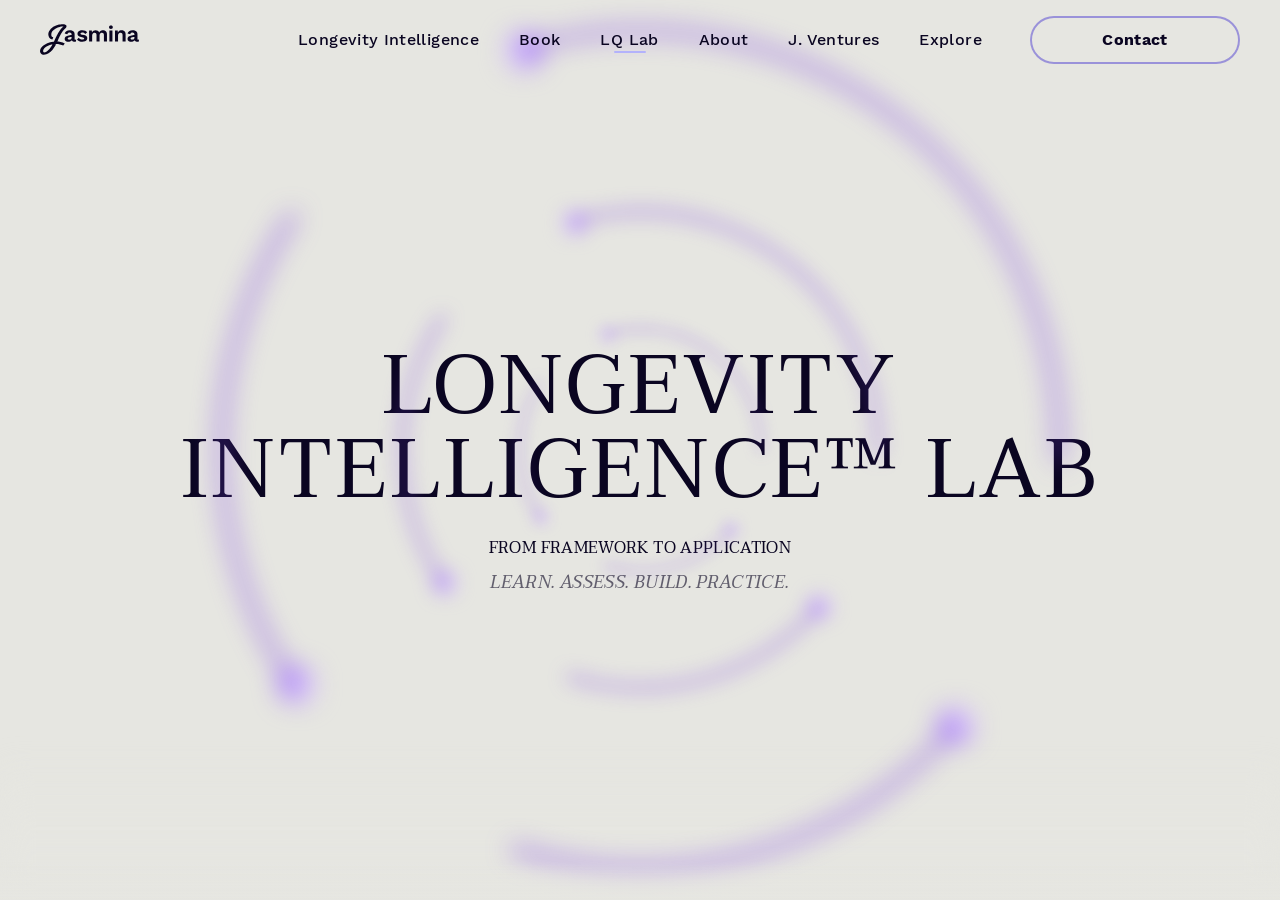
<file: lab/index.html>
<!DOCTYPE html><html class="is-loading" lang="en" style="--cursor-x: 0.5; --cursor-y: 0.5;" data-direction="down"><head><title>Longevity Intelligence Lab </title><meta charset="utf-8"><meta name="theme-color" content="#000000"><meta name="viewport" content="width=device-width, initial-scale=1"><meta name="description" content="Longevity Intelligence Lab from framework to practice. Explore the framework today, with tools and training features currently in development."><meta property="og:type" content="website"><meta property="og:url" content="https://jasminadenner.com/lab/"><meta property="og:title" content="Longevity Intelligence Lab "><meta property="og:description" content="Longevity Intelligence Lab from framework to practice. Explore the framework today, with tools and training features currently in development."><meta name="twitter:card" content="summary_large_image"><meta name="twitter:url" content="https://jasminadenner.com/lab/"><meta name="twitter:title" content="Longevity Intelligence Lab "><meta name="twitter:description" content="Longevity Intelligence Lab from framework to practice. Explore the framework today, with tools and training features currently in development."><meta name="keywords" content="longevity, health, wellness, intelligence, jasmina, denner, jasmina denner, longevity intelligence, healthy living, life extension, future, world"><meta property="og:keywords" content="longevity, health, wellness, intelligence, jasmina, denner, jasmina denner, longevity intelligence, healthy living, life extension, future, world"><meta name="twitter:keywords" content="longevity, health, wellness, intelligence, jasmina, denner, jasmina denner, longevity intelligence, healthy living, life extension, future, world"><link rel="canonical" href="https://jasminadenner.com/lab/"><link ref="preload" as="font/woff2" crossorigin="anonymous" href="/assets/fonts/fd710497da6f571fc11f.woff2"><link ref="preload" as="font/woff2" crossorigin="anonymous" href="/assets/fonts/db95a98e2b04a0c5f787.woff2"><link ref="preload" as="font/woff2" crossorigin="anonymous" href="/assets/fonts/77e4591e6c6bb90817d5.woff2"><link ref="preload" as="font/woff2" crossorigin="anonymous" href="/assets/fonts/e76c1e332ec883024699.woff2"><link ref="preload" as="font/woff2" crossorigin="anonymous" href="/assets/fonts/e4e92733bfc1a391e5c7.woff2"><link ref="preload" as="font/woff2" crossorigin="anonymous" href="/assets/fonts/0eff6bba3376806ce6e3.woff2"><link ref="preload" as="font/woff2" crossorigin="anonymous" href="/assets/fonts/960e890cb970d849a8fc.woff2"><link ref="preload" as="font/woff2" crossorigin="anonymous" href="/assets/fonts/64a0dc6afe9fc2c2aa75.woff2"><link rel="preload" fetchpriority="high" as="image" href="/assets/images/13cf611da58a009b03d2.png" type="image/png"><link rel="preload" fetchpriority="high" as="image" href="/assets/images/13cf611da58a009b03d2.png" type="image/png"><link ref="preload" as="font/woff2" crossorigin="anonymous" href="/assets/fonts/e76c1e332ec883024699.woff2"><link rel="preload" href="/assets/css/main.297c4bd9b5d865065d9d.css" as="style"><link rel="stylesheet" href="/assets/css/main.297c4bd9b5d865065d9d.css" as="text/css" data-keep-asset=""><script type="application/ld+json">{
  "@context": "https://schema.org",
  "@type": "Article",
  "mainEntityOfPage": {
    "@type": "WebPage",
    "@id": "https://jasminadenner.com/lab/"
  },
  "headline": "Longevity Intelligence Lab ",
  "description": "Longevity Intelligence Lab from framework to practice. Explore the framework today, with tools and training features currently in development.",
  "author": {
    "@type": "Person",
    "name": "Jasmina Denner",
    "url": "https://jasminadenner.com/about"
  },
  "publisher": {
    "@type": "Organization",
    "name": "Jasmina Denner",
    "logo": {
      "@type": "ImageObject",
      "url": "/assets/static/social.jpg"
    }
  },
  "datePublished": "2026-09-16",
  "image": [
    "/assets/static/social.jpg"
  ]
}
</script><script type="application/ld+json">{
  "@context": "https://schema.org",
  "@graph": [
    {
      "@type": "Organization",
      "@id": "https://jasminadenner.com/#organization",
      "name": "J. Ventures",
      "url": "https://jasminadenner.com",
      "founder": { "@id": "https://jasminadenner.com/#person" },
      "sameAs": [
        "https://longevityintelligence.ai",
        "https://longevityintelligence.com"
      ]
    },
    {
      "@type": "Person",
      "@id": "https://jasminadenner.com/#person",
      "name": "Jasmina Denner",
      "honorificSuffix": "Ph.D.",
      "jobTitle": "Founder",
      "worksFor": { "@id": "https://jasminadenner.com/#organization" },
      "url": "https://jasminadenner.com",
      "description": "Founder of J. Ventures and developer of the Longevity Intelligence framework for adaptive human capacity."
    },
    {
      "@type": "CreativeWork",
      "@id": "https://longevityintelligence.ai/#framework",
      "name": "Longevity Intelligence",
      "alternativeHeadline": "A Framework for Adaptive Human Capacity",
      "creator": { "@id": "https://jasminadenner.com/#person" },
      "publisher": { "@id": "https://jasminadenner.com/#organization" },
      "url": "https://longevityintelligence.ai",
      "description": "The framework by Jasmina Denner, Ph.D. for adaptive human capacity in biological, digital, and social domains of AI-shaped lives."
    }
  ]
}
</script><link rel="manifest" href="/manifest.json" crossorigin="use-credentials" /><meta name="apple-mobile-web-app-capable" content="yes">
<link rel="icon" type="image/png" sizes="196x196" href="/icons/favicon-196.png">
<link rel="apple-touch-icon" href="/icons/apple-icon-180.png">
<meta name="msapplication-square70x70logo" content="/icons/mstile-icon-128.png">
<meta name="msapplication-square150x150logo" content="/icons/mstile-icon-270.png">
<meta name="msapplication-square310x310logo" content="/icons/mstile-icon-558.png">
<meta name="msapplication-wide310x150logo" content="/icons/mstile-icon-558-270.png">
<script>
  if ('serviceWorker' in navigator) {
    navigator.serviceWorker.getRegistrations().then(function (registrations) {
      for (let registration of registrations) {
        registration.unregister().then(() => {
          console.log('Service worker unregistered');
        });
      }
    });
  }
</script></head><body class="light-theme-page"><div class="wrapper" data-scroll-wrapper="" id="top"><div class="page-holder relative" data-scroller=""><header class="fixed  top-0 left-0 w-full text-white z-3" data-header=""><div class="container flex items-center py-16 header__container"><div class="w-1/5"><a class="header-logo" href="/"><svg class="w-[9.9rem] h-auto" width="194" height="61" viewBox="0 0 194 61" fill="none" xmlns="http://www.w3.org/2000/svg"><path d="M25.9994 26.0916C20.2477 24.7869 21.9559 17.1505 24.5406 13.8695C27.9379 9.546 33.4209 6.78307 38.7184 5.64465C40.1579 5.33765 41.6166 5.13939 43.0946 5.06904C43.6128 5.04345 44.1374 5.04345 44.6556 5.04985C45.4234 5.05624 45.9224 5.32486 46.012 4.85158C46.0696 4.55738 44.0734 6.36096 43.696 6.73191C42.7043 7.69765 41.7638 8.71457 40.8745 9.77625C37.618 13.6648 35.1548 18.1482 32.9411 22.6891C28.7249 31.336 25.5003 40.6481 19.288 48.163C17.8357 49.9155 16.217 51.508 14.3744 52.8447C12.8645 53.9447 10.011 55.8698 8.02768 55.6012C5.09744 55.1983 6.07632 51.0475 7.15117 49.2951C8.68026 46.8136 11.2458 45.01 13.7794 43.6733C23.5618 38.512 35.4683 37.1817 45.5577 42.1575L48.5584 38.1091C36.1784 32.0012 20.7467 33.6257 9.00655 40.6162C3.86265 43.6797 -3.04708 50.862 1.45704 57.2065C5.12303 62.3614 12.391 60.0334 16.7864 57.3408C28.5265 50.1521 32.9667 35.6211 38.6672 23.9299C40.3371 20.5018 42.1924 17.1568 44.4637 14.0933C45.513 12.6735 46.6454 11.2984 47.893 10.0449C49.2301 8.70817 50.9384 7.53776 51.6293 5.68941C54.3357 -1.54409 40.4394 0.406593 37.1317 1.11651C29.6654 2.72182 21.4889 7.06448 17.7653 14.0102C14.2976 20.4826 16.7928 28.8865 24.4127 30.6133L25.993 26.0916H25.9994Z" fill="currentColor"></path><path d="M61.9187 20.5892C61.9187 19.3421 61.5604 18.3699 60.8502 17.6728C60.1401 16.9757 59.1996 16.6303 58.0415 16.6303C56.9667 16.6303 56.0262 16.9053 55.2137 17.4553C54.4011 18.0054 53.8061 18.92 53.4287 20.1991L48.3359 18.6321C48.8286 16.7198 49.9098 15.1785 51.5797 14.0209C53.2495 12.8633 55.4888 12.2812 58.3039 12.2812C60.2168 12.2812 61.8867 12.5818 63.3134 13.1766C64.7337 13.7714 65.847 14.6668 66.6467 15.8564C67.4465 17.046 67.8431 18.5426 67.8431 20.3398V29.1722C67.8431 30.2723 68.3677 30.8287 69.4106 30.8287C69.9032 30.8287 70.3703 30.7583 70.8053 30.6112L70.4599 34.3079C69.7049 34.6853 68.7644 34.8707 67.632 34.8707C66.6147 34.8707 65.6998 34.6981 64.8873 34.3463C64.0748 34.0009 63.435 33.4701 62.9743 32.7602C62.5073 32.0503 62.2769 31.1549 62.2769 30.0804V29.9077L63.3198 29.735C63.1471 30.8351 62.6672 31.7752 61.8803 32.5427C61.0997 33.3102 60.1465 33.8986 59.0268 34.3079C57.9072 34.7109 56.7556 34.9155 55.5656 34.9155C54.0876 34.9155 52.8081 34.6917 51.7332 34.2376C50.6584 33.7899 49.833 33.1311 49.2508 32.2549C48.6686 31.3851 48.3807 30.3106 48.3807 29.0315C48.3807 27.407 48.9053 26.0767 49.9482 25.047C50.9911 24.0173 52.4882 23.3138 54.4331 22.9364L62.616 21.28L62.5713 24.9766L57.3442 26.0191C56.3589 26.2238 55.6103 26.4924 55.1049 26.825C54.5995 27.1576 54.3436 27.7012 54.3436 28.4559C54.3436 29.2106 54.6123 29.735 55.1497 30.1124C55.6871 30.4897 56.3333 30.6752 57.0883 30.6752C57.6961 30.6752 58.2911 30.6048 58.8733 30.4577C59.4555 30.3106 59.9737 30.0804 60.4408 29.7606C60.9078 29.4408 61.2661 29.0059 61.5284 28.4559C61.7907 27.9059 61.9187 27.2343 61.9187 26.4541V20.5764V20.5892Z" fill="currentColor"></path><path d="M82.9698 34.9091C80.7625 34.9091 78.7536 34.519 76.9366 33.7323C75.1196 32.9457 73.6481 31.8456 72.5156 30.4258L75.9577 26.9465C76.6551 27.989 77.5828 28.846 78.7472 29.5176C79.9052 30.1827 81.2871 30.5153 82.8802 30.5153C84.0126 30.5153 84.9211 30.349 85.5993 30.0164C86.2839 29.6839 86.623 29.153 86.623 28.4303C86.623 27.9634 86.463 27.5669 86.1431 27.2343C85.8232 26.9017 85.1835 26.6331 84.2302 26.4285L80.3978 25.6418C77.8707 25.1174 76.0793 24.3307 75.0236 23.269C73.9616 22.2073 73.4369 20.8387 73.4369 19.1566C73.4369 17.967 73.7952 16.8478 74.5054 15.8053C75.2155 14.7628 76.284 13.9121 77.7043 13.2598C79.1247 12.6074 80.8969 12.2812 83.0146 12.2812C85.1323 12.2812 87.0836 12.6202 88.6959 13.3046C90.3082 13.9889 91.575 14.993 92.5027 16.3297L88.9326 19.809C88.2928 18.792 87.4611 18.0182 86.431 17.4809C85.401 16.9437 84.3197 16.6751 83.1873 16.6751C82.3748 16.6751 81.6774 16.7646 81.0952 16.9373C80.513 17.11 80.0779 17.353 79.79 17.6536C79.5021 17.9606 79.355 18.3443 79.355 18.8048C79.355 19.2653 79.5597 19.6682 79.9628 20.0008C80.3658 20.3334 81.108 20.6148 82.1828 20.8514L86.623 21.766C88.7727 22.2009 90.3082 22.9364 91.2359 23.9661C92.1636 24.9958 92.6306 26.2366 92.6306 27.6884C92.6306 29.1402 92.2595 30.3234 91.5174 31.4107C90.7752 32.498 89.6876 33.355 88.2545 33.9817C86.8149 34.6085 85.0555 34.9155 82.9634 34.9155L82.9698 34.9091Z" fill="currentColor"></path><path d="M96.2188 34.4728V12.7083H101.574L101.791 16.6225C102.514 15.1707 103.512 14.0834 104.773 13.3607C106.033 12.638 107.434 12.2734 108.976 12.2734C110.518 12.2734 111.958 12.638 113.224 13.3607C114.485 14.0834 115.438 15.1579 116.078 16.5841C116.545 15.6248 117.165 14.8317 117.952 14.1921C118.733 13.5526 119.609 13.0729 120.563 12.7531C121.522 12.4333 122.495 12.2734 123.48 12.2734C124.901 12.2734 126.199 12.5612 127.377 13.1432C128.554 13.7253 129.488 14.5951 130.185 15.7527C130.883 16.9103 131.228 18.3941 131.228 20.1913V34.4664H125.265V21.3681C125.265 19.7756 124.92 18.6435 124.222 17.972C123.525 17.3068 122.623 16.9743 121.522 16.9743C120.652 16.9743 119.846 17.1917 119.104 17.6266C118.362 18.0615 117.786 18.7075 117.364 19.5645C116.942 20.4215 116.73 21.4896 116.73 22.7623V34.4728H110.768V21.3745C110.768 19.782 110.409 18.6499 109.699 17.9784C108.989 17.3132 108.08 16.9806 106.98 16.9806C106.225 16.9806 105.477 17.1853 104.741 17.5882C103.999 17.9976 103.391 18.6307 102.911 19.5005C102.431 20.3704 102.194 21.5152 102.194 22.9414V34.4728H96.2315H96.2188Z" fill="currentColor"></path><path d="M138.978 9.57394C137.73 9.57394 136.803 9.30532 136.188 8.76808C135.581 8.23085 135.273 7.43778 135.273 6.39529C135.273 5.3528 135.581 4.51497 136.188 3.97773C136.796 3.44049 137.724 3.17188 138.978 3.17188C140.232 3.17188 141.153 3.44049 141.767 3.97773C142.375 4.51497 142.682 5.32082 142.682 6.39529C142.682 7.46976 142.375 8.23085 141.767 8.76808C141.16 9.30532 140.225 9.57394 138.978 9.57394ZM141.94 12.7078V34.4723H135.977V12.7078H141.94Z" fill="currentColor"></path><path d="M146.957 34.4742V12.7098H152.312L152.658 19.2397L151.915 18.5426C152.261 17.1228 152.818 15.946 153.572 15.0186C154.327 14.0912 155.249 13.4005 156.336 12.9528C157.424 12.5051 158.62 12.2812 159.926 12.2812C161.435 12.2812 162.779 12.5691 163.95 13.1511C165.127 13.7331 166.055 14.6093 166.739 15.7861C167.424 16.9629 167.763 18.4339 167.763 20.2055V34.4806H161.8V21.9003C161.8 20.0456 161.435 18.7601 160.713 18.0501C159.99 17.3402 159.043 16.9821 157.885 16.9821C157.072 16.9821 156.279 17.1803 155.511 17.5705C154.743 17.9606 154.116 18.5938 153.636 19.4636C153.157 20.3334 152.92 21.4974 152.92 22.9428V34.4742H146.957Z" fill="currentColor"></path><path d="M185.106 20.5892C185.106 19.3421 184.748 18.3699 184.038 17.6728C183.328 16.9757 182.387 16.6303 181.229 16.6303C180.154 16.6303 179.214 16.9053 178.401 17.4553C177.589 18.0054 176.994 18.92 176.616 20.1991L171.523 18.6321C172.016 16.7198 173.097 15.1785 174.767 14.0209C176.437 12.8633 178.676 12.2812 181.491 12.2812C183.404 12.2812 185.074 12.5818 186.501 13.1766C187.921 13.7714 189.034 14.6668 189.834 15.8564C190.634 17.046 191.031 18.5426 191.031 20.3398V29.1722C191.031 30.2723 191.555 30.8287 192.598 30.8287C193.091 30.8287 193.558 30.7583 193.993 30.6112L193.647 34.3079C192.892 34.6853 191.952 34.8707 190.819 34.8707C189.802 34.8707 188.887 34.6981 188.075 34.3463C187.262 34.0009 186.622 33.4701 186.162 32.7602C185.695 32.0503 185.464 31.1549 185.464 30.0804V29.9077L186.507 29.735C186.335 30.8351 185.855 31.7752 185.068 32.5427C184.287 33.3102 183.334 33.8986 182.214 34.3079C181.095 34.7109 179.943 34.9155 178.753 34.9155C177.275 34.9155 175.996 34.6917 174.921 34.2376C173.846 33.7899 173.021 33.1311 172.438 32.2549C171.856 31.3851 171.568 30.3106 171.568 29.0315C171.568 27.407 172.093 26.0767 173.136 25.047C174.179 24.0173 175.676 23.3138 177.621 22.9364L185.804 21.28L185.759 24.9766L180.532 26.0191C179.546 26.2238 178.798 26.4924 178.292 26.825C177.787 27.1576 177.531 27.7012 177.531 28.4559C177.531 29.2106 177.8 29.735 178.337 30.1124C178.875 30.4897 179.521 30.6752 180.276 30.6752C180.884 30.6752 181.479 30.6048 182.061 30.4577C182.643 30.3106 183.161 30.0804 183.628 29.7606C184.095 29.4408 184.454 29.0059 184.716 28.4559C184.978 27.9059 185.106 27.2343 185.106 26.4541V20.5764V20.5892Z" fill="currentColor"></path></svg></a></div><div class="w-1/5 ml-auto flex justify-end laptop:hidden relative -top-4"><button data-menu-opener="" type="button"><span></span><span></span></button></div><div class="header-menu"><div class="lightning opacity-20 laptop:hidden" style="--power: 130%; --height: 70svh" data-scrub="data-scrub" data-repeat="data-repeat" data-from="130%" data-to="40%" data-start="top bottom"><div class="center-light grid grid-cols-2"><span class="center-light__shadow"></span><div class="h-full lightning__left"></div><div class="h-full lightning__right"></div></div></div><div class="flex-grow flex justify-center pt-[7svh] laptop:pt-0"><ul class="nav flex flex-col laptop:flex-row gap-x-40 gap-y-[1.8rem] text-[2.4rem] font-secondary laptop:font-primary laptop:text-base laptop:font-medium"><li class="laptop:hidden" data-stagger=""><a class="link link--secondary" href="/">Home</a></li><li data-stagger=""><a class="link link--secondary" href="/longevity-intelligence">Longevity Intelligence</a></li><li data-stagger=""><a class="link link--secondary" href="/book">Book</a></li><li data-stagger=""><a class="link link--secondary" href="/lab">LQ Lab</a></li><li data-stagger=""><a class="link link--secondary" href="/about/">About</a></li><li data-stagger=""><a class="link link--secondary" href="/ventures/">J. Ventures</a></li><li data-stagger=""><div class="header-nested-nav"><span class="header-nested-nav__parent link link--secondary">Explore</span><div class="header-nested-nav__subnav"><a class="link link--secondary" href="/the-intelligence-report/">The Intelligence Report </a><a class="link link--secondary" href="/the-longevity-library/">The Longevity Library</a></div></div></li></ul></div><div class="flex-shrink-0 laptop:w-1/4 laptop:flex laptop:justify-end"><div data-stagger=""><a class="btn btn--primary w-[23rem] mx-auto laptop:ml-auto laptop:w-[16.8rem]" href="/contact/">Contact</a></div><div class="mt-[8svh] laptop:hidden flex justify-center" data-stagger=""><ul class="flex flex-wrap gap-x-[2.2rem] lg:gap-x-40"><li class="social-list__item"><a class="social-list__link" href="https://www.linkedin.com/in/jasminadenner/"><svg class="svgi " aria-labelledby="symbol-linkedin-desc-gv" role="group">
                  <desc id="symbol-linkedin-desc-gv">linkedin icon</desc>
                  <use xlink:href="#svg-linkedin"></use>
              </svg></a></li><li class="social-list__item"><a class="social-list__link" href="https://x.com/JasminaDenner"><svg class="svgi " aria-labelledby="symbol-twitter-desc-gw" role="group">
                  <desc id="symbol-twitter-desc-gw">twitter icon</desc>
                  <use xlink:href="#svg-twitter"></use>
              </svg></a></li><li class="social-list__item"><a class="social-list__link" href="https://www.instagram.com/jasminadenner/"><svg class="svgi " aria-labelledby="symbol-instagram-desc-gx" role="group">
                  <desc id="symbol-instagram-desc-gx">instagram icon</desc>
                  <use xlink:href="#svg-instagram"></use>
              </svg></a></li></ul></div></div></div></div></header><div class="flex flex-col min-h-screen" data-transitions-container="" data-animation="fade"><main class="main"><section class="relative overflow-clip pb-200 -mb-200"><div class="md:h-screen relative"><div class="absolute bottom-0 w-full left-1/2 -translate-x-1/2 blur-[15px]"><svg width="100%" height="138" class="h-[13.8rem]" viewBox="0 0 1437 138" preserveAspectRatio="none" fill="none" xmlns="http://www.w3.org/2000/svg">
<rect width="1437" height="138" fill="url(#paint0_linear_5583_9806)"></rect>
<defs>
<linearGradient id="paint0_linear_5583_9806" x1="720" y1="0" x2="720" y2="138" gradientUnits="userSpaceOnUse">
<stop stop-color="#E6E6E1" stop-opacity="0"></stop>
<stop offset="0.381075" stop-color="#E6E6E1" stop-opacity="0.8"></stop>
<stop offset="1" stop-color="#E6E6E1"></stop>
</linearGradient>
</defs>
</svg></div><span class="absolute bottom-0 w-full h-100 bg-gradient-to-t from-gray-100 to-transparent z-1"></span><div class="relative md:h-screen container-li z-3 text-center md:flex md:flex-col items-center justify-center"><div class="relative pt-200 3xl:pt-160 pb-160 w-full"><div class="circles-wrapper scale-[0.5] blur-[15px] lg:blur-[15px] pointer-events-none"><div data-animation="scale" data-delay="0.1" data-duration="1.6"><div class="animate-[spin_12s_infinite_linear] origin-center"><svg width="550" height="551" viewBox="0 0 550 551" fill="none" xmlns="http://www.w3.org/2000/svg" class="w-full h-full aspect-[1/1] max-w-[62.5rem]">
<path d="M49.7723 121.425C50.55 122.043 50.7138 123.162 50.1574 123.984C-11.4072 215.033 -10.6294 332.311 46.2675 421.524C46.7044 422.209 46.6625 423.098 46.157 423.734C45.352 424.748 43.7887 424.671 43.0927 423.58C-14.617 333.112 -15.4061 214.174 47.039 121.845C47.6532 120.937 48.9138 120.744 49.7723 121.425Z" fill="#8349E6"></path>
<path d="M476.19 460.163C477.049 460.845 477.146 462.117 476.4 462.921C402.681 542.379 290.928 569.285 191.786 537.838C190.527 537.438 190.063 535.902 190.884 534.868C191.376 534.249 192.201 534.001 192.955 534.24C290.718 565.239 400.911 538.709 473.61 460.366C474.286 459.638 475.412 459.545 476.19 460.163Z" fill="#8349E6"></path>
<path d="M447.435 61.4547C516.557 117.081 551.736 199.406 549.933 281.879C549.899 283.44 548.096 284.274 546.873 283.303C546.406 282.931 546.14 282.361 546.153 281.764C547.934 199.893 512.762 118.171 443.694 63.3054C374.626 8.43954 287.067 -7.33461 207.72 12.9202C207.141 13.068 206.526 12.938 206.058 12.5664C204.835 11.5948 205.24 9.64906 206.754 9.26256C287.214 -11.2857 376.007 4.70681 446.046 60.3443L447.435 61.4547Z" fill="#8349E6"></path>
<g filter="url(#filter0_n_6852_10454)">
<circle cx="198.613" cy="15.7124" r="11.3581" transform="rotate(123.065 198.613 15.7124)" fill="url(#paint0_radial_6852_10454)"></circle>
</g>
<g filter="url(#filter1_n_6852_10454)">
<circle cx="50.9836" cy="428.927" r="11.3581" transform="rotate(-22.0225 50.9836 428.927)" fill="url(#paint1_radial_6852_10454)"></circle>
</g>
<g filter="url(#filter2_n_6852_10454)">
<circle cx="481.054" cy="455.263" r="11.3581" transform="rotate(-72.9088 481.054 455.263)" fill="url(#paint2_radial_6852_10454)"></circle>
</g>
<defs>
<filter id="filter0_n_6852_10454" x="187.25" y="4.35156" width="22.7188" height="22.7188" filterUnits="userSpaceOnUse" color-interpolation-filters="sRGB">
<feFlood flood-opacity="0" result="BackgroundImageFix"></feFlood>
<feBlend mode="normal" in="SourceGraphic" in2="BackgroundImageFix" result="shape"></feBlend>
<feTurbulence type="fractalNoise" baseFrequency="2.6494796276092529 2.6494796276092529" stitchTiles="stitch" numOctaves="3" result="noise" seed="8276"></feTurbulence>
<feColorMatrix in="noise" type="luminanceToAlpha" result="alphaNoise"></feColorMatrix>
<feComponentTransfer in="alphaNoise" result="coloredNoise1">
<feFuncA type="discrete" tableValues="0 0 0 0 0 0 0 1 1 1 1 1 1 1 1 1 1 1 1 1 1 1 1 1 1 1 1 1 1 1 1 1 1 1 1 1 1 1 1 1 1 1 0 0 0 0 0 0 0 0 0 0 0 0 0 0 0 0 0 0 0 0 0 0 0 0 0 0 0 0 0 0 0 0 0 0 0 0 0 0 0 0 0 0 0 0 0 0 0 0 0 0 0 0 0 0 0 0 0 0 "></feFuncA>
</feComponentTransfer>
<feComposite operator="in" in2="shape" in="coloredNoise1" result="noise1Clipped"></feComposite>
<feFlood flood-color="rgba(54, 42, 209, 0.25)" result="color1Flood"></feFlood>
<feComposite operator="in" in2="noise1Clipped" in="color1Flood" result="color1"></feComposite>
<feMerge result="effect1_noise_6852_10454">
<feMergeNode in="shape"></feMergeNode>
<feMergeNode in="color1"></feMergeNode>
</feMerge>
</filter>
<filter id="filter1_n_6852_10454" x="39.625" y="417.562" width="22.7188" height="22.7266" filterUnits="userSpaceOnUse" color-interpolation-filters="sRGB">
<feFlood flood-opacity="0" result="BackgroundImageFix"></feFlood>
<feBlend mode="normal" in="SourceGraphic" in2="BackgroundImageFix" result="shape"></feBlend>
<feTurbulence type="fractalNoise" baseFrequency="2.6494796276092529 2.6494796276092529" stitchTiles="stitch" numOctaves="3" result="noise" seed="8276"></feTurbulence>
<feColorMatrix in="noise" type="luminanceToAlpha" result="alphaNoise"></feColorMatrix>
<feComponentTransfer in="alphaNoise" result="coloredNoise1">
<feFuncA type="discrete" tableValues="0 0 0 0 0 0 0 1 1 1 1 1 1 1 1 1 1 1 1 1 1 1 1 1 1 1 1 1 1 1 1 1 1 1 1 1 1 1 1 1 1 1 0 0 0 0 0 0 0 0 0 0 0 0 0 0 0 0 0 0 0 0 0 0 0 0 0 0 0 0 0 0 0 0 0 0 0 0 0 0 0 0 0 0 0 0 0 0 0 0 0 0 0 0 0 0 0 0 0 0 "></feFuncA>
</feComponentTransfer>
<feComposite operator="in" in2="shape" in="coloredNoise1" result="noise1Clipped"></feComposite>
<feFlood flood-color="rgba(54, 42, 209, 0.25)" result="color1Flood"></feFlood>
<feComposite operator="in" in2="noise1Clipped" in="color1Flood" result="color1"></feComposite>
<feMerge result="effect1_noise_6852_10454">
<feMergeNode in="shape"></feMergeNode>
<feMergeNode in="color1"></feMergeNode>
</feMerge>
</filter>
<filter id="filter2_n_6852_10454" x="469.695" y="443.898" width="22.7188" height="22.7266" filterUnits="userSpaceOnUse" color-interpolation-filters="sRGB">
<feFlood flood-opacity="0" result="BackgroundImageFix"></feFlood>
<feBlend mode="normal" in="SourceGraphic" in2="BackgroundImageFix" result="shape"></feBlend>
<feTurbulence type="fractalNoise" baseFrequency="2.6494796276092529 2.6494796276092529" stitchTiles="stitch" numOctaves="3" result="noise" seed="8276"></feTurbulence>
<feColorMatrix in="noise" type="luminanceToAlpha" result="alphaNoise"></feColorMatrix>
<feComponentTransfer in="alphaNoise" result="coloredNoise1">
<feFuncA type="discrete" tableValues="0 0 0 0 0 0 0 1 1 1 1 1 1 1 1 1 1 1 1 1 1 1 1 1 1 1 1 1 1 1 1 1 1 1 1 1 1 1 1 1 1 1 0 0 0 0 0 0 0 0 0 0 0 0 0 0 0 0 0 0 0 0 0 0 0 0 0 0 0 0 0 0 0 0 0 0 0 0 0 0 0 0 0 0 0 0 0 0 0 0 0 0 0 0 0 0 0 0 0 0 "></feFuncA>
</feComponentTransfer>
<feComposite operator="in" in2="shape" in="coloredNoise1" result="noise1Clipped"></feComposite>
<feFlood flood-color="rgba(54, 42, 209, 0.25)" result="color1Flood"></feFlood>
<feComposite operator="in" in2="noise1Clipped" in="color1Flood" result="color1"></feComposite>
<feMerge result="effect1_noise_6852_10454">
<feMergeNode in="shape"></feMergeNode>
<feMergeNode in="color1"></feMergeNode>
</feMerge>
</filter>
<radialGradient id="paint0_radial_6852_10454" cx="0" cy="0" r="1" gradientUnits="userSpaceOnUse" gradientTransform="translate(203.057 19.1692) rotate(-145.408) scale(17.3965 17.3965)">
<stop stop-color="#EADBFF"></stop>
<stop offset="0.307902" stop-color="#DCC3FF"></stop>
<stop offset="1" stop-color="#8642FF"></stop>
</radialGradient>
<radialGradient id="paint1_radial_6852_10454" cx="0" cy="0" r="1" gradientUnits="userSpaceOnUse" gradientTransform="translate(55.4281 432.383) rotate(-145.408) scale(17.3965 17.3965)">
<stop stop-color="#EADBFF"></stop>
<stop offset="0.307902" stop-color="#DCC3FF"></stop>
<stop offset="1" stop-color="#8642FF"></stop>
</radialGradient>
<radialGradient id="paint2_radial_6852_10454" cx="0" cy="0" r="1" gradientUnits="userSpaceOnUse" gradientTransform="translate(485.498 458.72) rotate(-145.408) scale(17.3965 17.3965)">
<stop stop-color="#EADBFF"></stop>
<stop offset="0.307902" stop-color="#DCC3FF"></stop>
<stop offset="1" stop-color="#8642FF"></stop>
</radialGradient>
</defs>
</svg></div></div></div><div class="circles-wrapper scale-[1] pointer-events-none blur-[10px]"><div data-animation="scale" data-delay="0.2" data-duration="1.6"><div class="animate-[spin_16s_infinite_linear_reverse] origin-center"><svg width="550" height="551" viewBox="0 0 550 551" fill="none" xmlns="http://www.w3.org/2000/svg" class="w-full h-full aspect-[1/1] max-w-[62.5rem]">
<path d="M49.7723 121.425C50.55 122.043 50.7138 123.162 50.1574 123.984C-11.4072 215.033 -10.6294 332.311 46.2675 421.524C46.7044 422.209 46.6625 423.098 46.157 423.734C45.352 424.748 43.7887 424.671 43.0927 423.58C-14.617 333.112 -15.4061 214.174 47.039 121.845C47.6532 120.937 48.9138 120.744 49.7723 121.425Z" fill="#8349E6"></path>
<path d="M476.19 460.163C477.049 460.845 477.146 462.117 476.4 462.921C402.681 542.379 290.928 569.285 191.786 537.838C190.527 537.438 190.063 535.902 190.884 534.868C191.376 534.249 192.201 534.001 192.955 534.24C290.718 565.239 400.911 538.709 473.61 460.366C474.286 459.638 475.412 459.545 476.19 460.163Z" fill="#8349E6"></path>
<path d="M447.435 61.4547C516.557 117.081 551.736 199.406 549.933 281.879C549.899 283.44 548.096 284.274 546.873 283.303C546.406 282.931 546.14 282.361 546.153 281.764C547.934 199.893 512.762 118.171 443.694 63.3054C374.626 8.43954 287.067 -7.33461 207.72 12.9202C207.141 13.068 206.526 12.938 206.058 12.5664C204.835 11.5948 205.24 9.64906 206.754 9.26256C287.214 -11.2857 376.007 4.70681 446.046 60.3443L447.435 61.4547Z" fill="#8349E6"></path>
<g filter="url(#filter0_n_6852_10454)">
<circle cx="198.613" cy="15.7124" r="11.3581" transform="rotate(123.065 198.613 15.7124)" fill="url(#paint0_radial_6852_10454)"></circle>
</g>
<g filter="url(#filter1_n_6852_10454)">
<circle cx="50.9836" cy="428.927" r="11.3581" transform="rotate(-22.0225 50.9836 428.927)" fill="url(#paint1_radial_6852_10454)"></circle>
</g>
<g filter="url(#filter2_n_6852_10454)">
<circle cx="481.054" cy="455.263" r="11.3581" transform="rotate(-72.9088 481.054 455.263)" fill="url(#paint2_radial_6852_10454)"></circle>
</g>
<defs>
<filter id="filter0_n_6852_10454" x="187.25" y="4.35156" width="22.7188" height="22.7188" filterUnits="userSpaceOnUse" color-interpolation-filters="sRGB">
<feFlood flood-opacity="0" result="BackgroundImageFix"></feFlood>
<feBlend mode="normal" in="SourceGraphic" in2="BackgroundImageFix" result="shape"></feBlend>
<feTurbulence type="fractalNoise" baseFrequency="2.6494796276092529 2.6494796276092529" stitchTiles="stitch" numOctaves="3" result="noise" seed="8276"></feTurbulence>
<feColorMatrix in="noise" type="luminanceToAlpha" result="alphaNoise"></feColorMatrix>
<feComponentTransfer in="alphaNoise" result="coloredNoise1">
<feFuncA type="discrete" tableValues="0 0 0 0 0 0 0 1 1 1 1 1 1 1 1 1 1 1 1 1 1 1 1 1 1 1 1 1 1 1 1 1 1 1 1 1 1 1 1 1 1 1 0 0 0 0 0 0 0 0 0 0 0 0 0 0 0 0 0 0 0 0 0 0 0 0 0 0 0 0 0 0 0 0 0 0 0 0 0 0 0 0 0 0 0 0 0 0 0 0 0 0 0 0 0 0 0 0 0 0 "></feFuncA>
</feComponentTransfer>
<feComposite operator="in" in2="shape" in="coloredNoise1" result="noise1Clipped"></feComposite>
<feFlood flood-color="rgba(54, 42, 209, 0.25)" result="color1Flood"></feFlood>
<feComposite operator="in" in2="noise1Clipped" in="color1Flood" result="color1"></feComposite>
<feMerge result="effect1_noise_6852_10454">
<feMergeNode in="shape"></feMergeNode>
<feMergeNode in="color1"></feMergeNode>
</feMerge>
</filter>
<filter id="filter1_n_6852_10454" x="39.625" y="417.562" width="22.7188" height="22.7266" filterUnits="userSpaceOnUse" color-interpolation-filters="sRGB">
<feFlood flood-opacity="0" result="BackgroundImageFix"></feFlood>
<feBlend mode="normal" in="SourceGraphic" in2="BackgroundImageFix" result="shape"></feBlend>
<feTurbulence type="fractalNoise" baseFrequency="2.6494796276092529 2.6494796276092529" stitchTiles="stitch" numOctaves="3" result="noise" seed="8276"></feTurbulence>
<feColorMatrix in="noise" type="luminanceToAlpha" result="alphaNoise"></feColorMatrix>
<feComponentTransfer in="alphaNoise" result="coloredNoise1">
<feFuncA type="discrete" tableValues="0 0 0 0 0 0 0 1 1 1 1 1 1 1 1 1 1 1 1 1 1 1 1 1 1 1 1 1 1 1 1 1 1 1 1 1 1 1 1 1 1 1 0 0 0 0 0 0 0 0 0 0 0 0 0 0 0 0 0 0 0 0 0 0 0 0 0 0 0 0 0 0 0 0 0 0 0 0 0 0 0 0 0 0 0 0 0 0 0 0 0 0 0 0 0 0 0 0 0 0 "></feFuncA>
</feComponentTransfer>
<feComposite operator="in" in2="shape" in="coloredNoise1" result="noise1Clipped"></feComposite>
<feFlood flood-color="rgba(54, 42, 209, 0.25)" result="color1Flood"></feFlood>
<feComposite operator="in" in2="noise1Clipped" in="color1Flood" result="color1"></feComposite>
<feMerge result="effect1_noise_6852_10454">
<feMergeNode in="shape"></feMergeNode>
<feMergeNode in="color1"></feMergeNode>
</feMerge>
</filter>
<filter id="filter2_n_6852_10454" x="469.695" y="443.898" width="22.7188" height="22.7266" filterUnits="userSpaceOnUse" color-interpolation-filters="sRGB">
<feFlood flood-opacity="0" result="BackgroundImageFix"></feFlood>
<feBlend mode="normal" in="SourceGraphic" in2="BackgroundImageFix" result="shape"></feBlend>
<feTurbulence type="fractalNoise" baseFrequency="2.6494796276092529 2.6494796276092529" stitchTiles="stitch" numOctaves="3" result="noise" seed="8276"></feTurbulence>
<feColorMatrix in="noise" type="luminanceToAlpha" result="alphaNoise"></feColorMatrix>
<feComponentTransfer in="alphaNoise" result="coloredNoise1">
<feFuncA type="discrete" tableValues="0 0 0 0 0 0 0 1 1 1 1 1 1 1 1 1 1 1 1 1 1 1 1 1 1 1 1 1 1 1 1 1 1 1 1 1 1 1 1 1 1 1 0 0 0 0 0 0 0 0 0 0 0 0 0 0 0 0 0 0 0 0 0 0 0 0 0 0 0 0 0 0 0 0 0 0 0 0 0 0 0 0 0 0 0 0 0 0 0 0 0 0 0 0 0 0 0 0 0 0 "></feFuncA>
</feComponentTransfer>
<feComposite operator="in" in2="shape" in="coloredNoise1" result="noise1Clipped"></feComposite>
<feFlood flood-color="rgba(54, 42, 209, 0.25)" result="color1Flood"></feFlood>
<feComposite operator="in" in2="noise1Clipped" in="color1Flood" result="color1"></feComposite>
<feMerge result="effect1_noise_6852_10454">
<feMergeNode in="shape"></feMergeNode>
<feMergeNode in="color1"></feMergeNode>
</feMerge>
</filter>
<radialGradient id="paint0_radial_6852_10454" cx="0" cy="0" r="1" gradientUnits="userSpaceOnUse" gradientTransform="translate(203.057 19.1692) rotate(-145.408) scale(17.3965 17.3965)">
<stop stop-color="#EADBFF"></stop>
<stop offset="0.307902" stop-color="#DCC3FF"></stop>
<stop offset="1" stop-color="#8642FF"></stop>
</radialGradient>
<radialGradient id="paint1_radial_6852_10454" cx="0" cy="0" r="1" gradientUnits="userSpaceOnUse" gradientTransform="translate(55.4281 432.383) rotate(-145.408) scale(17.3965 17.3965)">
<stop stop-color="#EADBFF"></stop>
<stop offset="0.307902" stop-color="#DCC3FF"></stop>
<stop offset="1" stop-color="#8642FF"></stop>
</radialGradient>
<radialGradient id="paint2_radial_6852_10454" cx="0" cy="0" r="1" gradientUnits="userSpaceOnUse" gradientTransform="translate(485.498 458.72) rotate(-145.408) scale(17.3965 17.3965)">
<stop stop-color="#EADBFF"></stop>
<stop offset="0.307902" stop-color="#DCC3FF"></stop>
<stop offset="1" stop-color="#8642FF"></stop>
</radialGradient>
</defs>
</svg></div></div></div><div class="circles-wrapper scale-[1.8] blur-[10px] lg:blur-[7px] pointer-events-none"><div data-animation="scale" data-delay="0.3" data-duration="1.6"><div class="animate-[spin_20s_infinite_linear] origin-center"><svg width="550" height="551" viewBox="0 0 550 551" fill="none" xmlns="http://www.w3.org/2000/svg" class="w-full h-full aspect-[1/1] max-w-[62.5rem]">
<path d="M49.7723 121.425C50.55 122.043 50.7138 123.162 50.1574 123.984C-11.4072 215.033 -10.6294 332.311 46.2675 421.524C46.7044 422.209 46.6625 423.098 46.157 423.734C45.352 424.748 43.7887 424.671 43.0927 423.58C-14.617 333.112 -15.4061 214.174 47.039 121.845C47.6532 120.937 48.9138 120.744 49.7723 121.425Z" fill="#8349E6"></path>
<path d="M476.19 460.163C477.049 460.845 477.146 462.117 476.4 462.921C402.681 542.379 290.928 569.285 191.786 537.838C190.527 537.438 190.063 535.902 190.884 534.868C191.376 534.249 192.201 534.001 192.955 534.24C290.718 565.239 400.911 538.709 473.61 460.366C474.286 459.638 475.412 459.545 476.19 460.163Z" fill="#8349E6"></path>
<path d="M447.435 61.4547C516.557 117.081 551.736 199.406 549.933 281.879C549.899 283.44 548.096 284.274 546.873 283.303C546.406 282.931 546.14 282.361 546.153 281.764C547.934 199.893 512.762 118.171 443.694 63.3054C374.626 8.43954 287.067 -7.33461 207.72 12.9202C207.141 13.068 206.526 12.938 206.058 12.5664C204.835 11.5948 205.24 9.64906 206.754 9.26256C287.214 -11.2857 376.007 4.70681 446.046 60.3443L447.435 61.4547Z" fill="#8349E6"></path>
<g filter="url(#filter0_n_6852_10454)">
<circle cx="198.613" cy="15.7124" r="11.3581" transform="rotate(123.065 198.613 15.7124)" fill="url(#paint0_radial_6852_10454)"></circle>
</g>
<g filter="url(#filter1_n_6852_10454)">
<circle cx="50.9836" cy="428.927" r="11.3581" transform="rotate(-22.0225 50.9836 428.927)" fill="url(#paint1_radial_6852_10454)"></circle>
</g>
<g filter="url(#filter2_n_6852_10454)">
<circle cx="481.054" cy="455.263" r="11.3581" transform="rotate(-72.9088 481.054 455.263)" fill="url(#paint2_radial_6852_10454)"></circle>
</g>
<defs>
<filter id="filter0_n_6852_10454" x="187.25" y="4.35156" width="22.7188" height="22.7188" filterUnits="userSpaceOnUse" color-interpolation-filters="sRGB">
<feFlood flood-opacity="0" result="BackgroundImageFix"></feFlood>
<feBlend mode="normal" in="SourceGraphic" in2="BackgroundImageFix" result="shape"></feBlend>
<feTurbulence type="fractalNoise" baseFrequency="2.6494796276092529 2.6494796276092529" stitchTiles="stitch" numOctaves="3" result="noise" seed="8276"></feTurbulence>
<feColorMatrix in="noise" type="luminanceToAlpha" result="alphaNoise"></feColorMatrix>
<feComponentTransfer in="alphaNoise" result="coloredNoise1">
<feFuncA type="discrete" tableValues="0 0 0 0 0 0 0 1 1 1 1 1 1 1 1 1 1 1 1 1 1 1 1 1 1 1 1 1 1 1 1 1 1 1 1 1 1 1 1 1 1 1 0 0 0 0 0 0 0 0 0 0 0 0 0 0 0 0 0 0 0 0 0 0 0 0 0 0 0 0 0 0 0 0 0 0 0 0 0 0 0 0 0 0 0 0 0 0 0 0 0 0 0 0 0 0 0 0 0 0 "></feFuncA>
</feComponentTransfer>
<feComposite operator="in" in2="shape" in="coloredNoise1" result="noise1Clipped"></feComposite>
<feFlood flood-color="rgba(54, 42, 209, 0.25)" result="color1Flood"></feFlood>
<feComposite operator="in" in2="noise1Clipped" in="color1Flood" result="color1"></feComposite>
<feMerge result="effect1_noise_6852_10454">
<feMergeNode in="shape"></feMergeNode>
<feMergeNode in="color1"></feMergeNode>
</feMerge>
</filter>
<filter id="filter1_n_6852_10454" x="39.625" y="417.562" width="22.7188" height="22.7266" filterUnits="userSpaceOnUse" color-interpolation-filters="sRGB">
<feFlood flood-opacity="0" result="BackgroundImageFix"></feFlood>
<feBlend mode="normal" in="SourceGraphic" in2="BackgroundImageFix" result="shape"></feBlend>
<feTurbulence type="fractalNoise" baseFrequency="2.6494796276092529 2.6494796276092529" stitchTiles="stitch" numOctaves="3" result="noise" seed="8276"></feTurbulence>
<feColorMatrix in="noise" type="luminanceToAlpha" result="alphaNoise"></feColorMatrix>
<feComponentTransfer in="alphaNoise" result="coloredNoise1">
<feFuncA type="discrete" tableValues="0 0 0 0 0 0 0 1 1 1 1 1 1 1 1 1 1 1 1 1 1 1 1 1 1 1 1 1 1 1 1 1 1 1 1 1 1 1 1 1 1 1 0 0 0 0 0 0 0 0 0 0 0 0 0 0 0 0 0 0 0 0 0 0 0 0 0 0 0 0 0 0 0 0 0 0 0 0 0 0 0 0 0 0 0 0 0 0 0 0 0 0 0 0 0 0 0 0 0 0 "></feFuncA>
</feComponentTransfer>
<feComposite operator="in" in2="shape" in="coloredNoise1" result="noise1Clipped"></feComposite>
<feFlood flood-color="rgba(54, 42, 209, 0.25)" result="color1Flood"></feFlood>
<feComposite operator="in" in2="noise1Clipped" in="color1Flood" result="color1"></feComposite>
<feMerge result="effect1_noise_6852_10454">
<feMergeNode in="shape"></feMergeNode>
<feMergeNode in="color1"></feMergeNode>
</feMerge>
</filter>
<filter id="filter2_n_6852_10454" x="469.695" y="443.898" width="22.7188" height="22.7266" filterUnits="userSpaceOnUse" color-interpolation-filters="sRGB">
<feFlood flood-opacity="0" result="BackgroundImageFix"></feFlood>
<feBlend mode="normal" in="SourceGraphic" in2="BackgroundImageFix" result="shape"></feBlend>
<feTurbulence type="fractalNoise" baseFrequency="2.6494796276092529 2.6494796276092529" stitchTiles="stitch" numOctaves="3" result="noise" seed="8276"></feTurbulence>
<feColorMatrix in="noise" type="luminanceToAlpha" result="alphaNoise"></feColorMatrix>
<feComponentTransfer in="alphaNoise" result="coloredNoise1">
<feFuncA type="discrete" tableValues="0 0 0 0 0 0 0 1 1 1 1 1 1 1 1 1 1 1 1 1 1 1 1 1 1 1 1 1 1 1 1 1 1 1 1 1 1 1 1 1 1 1 0 0 0 0 0 0 0 0 0 0 0 0 0 0 0 0 0 0 0 0 0 0 0 0 0 0 0 0 0 0 0 0 0 0 0 0 0 0 0 0 0 0 0 0 0 0 0 0 0 0 0 0 0 0 0 0 0 0 "></feFuncA>
</feComponentTransfer>
<feComposite operator="in" in2="shape" in="coloredNoise1" result="noise1Clipped"></feComposite>
<feFlood flood-color="rgba(54, 42, 209, 0.25)" result="color1Flood"></feFlood>
<feComposite operator="in" in2="noise1Clipped" in="color1Flood" result="color1"></feComposite>
<feMerge result="effect1_noise_6852_10454">
<feMergeNode in="shape"></feMergeNode>
<feMergeNode in="color1"></feMergeNode>
</feMerge>
</filter>
<radialGradient id="paint0_radial_6852_10454" cx="0" cy="0" r="1" gradientUnits="userSpaceOnUse" gradientTransform="translate(203.057 19.1692) rotate(-145.408) scale(17.3965 17.3965)">
<stop stop-color="#EADBFF"></stop>
<stop offset="0.307902" stop-color="#DCC3FF"></stop>
<stop offset="1" stop-color="#8642FF"></stop>
</radialGradient>
<radialGradient id="paint1_radial_6852_10454" cx="0" cy="0" r="1" gradientUnits="userSpaceOnUse" gradientTransform="translate(55.4281 432.383) rotate(-145.408) scale(17.3965 17.3965)">
<stop stop-color="#EADBFF"></stop>
<stop offset="0.307902" stop-color="#DCC3FF"></stop>
<stop offset="1" stop-color="#8642FF"></stop>
</radialGradient>
<radialGradient id="paint2_radial_6852_10454" cx="0" cy="0" r="1" gradientUnits="userSpaceOnUse" gradientTransform="translate(485.498 458.72) rotate(-145.408) scale(17.3965 17.3965)">
<stop stop-color="#EADBFF"></stop>
<stop offset="0.307902" stop-color="#DCC3FF"></stop>
<stop offset="1" stop-color="#8642FF"></stop>
</radialGradient>
</defs>
</svg></div></div></div><h1 class="uppercase mb-32 md:mb-24 w-full leading-none" data-animation="split">LONGEVITY INTELLIGENCE™ LAB</h1><p class="uppercase mb-0 font-secondary text-base font-medium w-full px-10 mx-auto" data-animation="split" data-delay="0.05">From Framework to Application</p><div class="font-secondary italic px-5 md:px-0 md:opacity-60 max-w-[46rem] mx-auto w-full mt-10 text-base md:text-md hidden md:block" data-animation="split" data-delay="0.07">LEARN. ASSESS. BUILD. PRACTICE.</div></div><div class="font-secondary italic px-5 md:px-0 md:opacity-60 max-w-[48rem] mx-auto w-full md:mt-16 text-base md:text-md md:hidden" data-animation="split" data-delay="0.09">LEARN. ASSESS. BUILD. PRACTICE.</div><div class="md:absolute md:bottom-20 w-full" data-animation="moveUp" data-delay="0.08"><div class="grid md:flex md:items-center gap-24 flex-wrap md:justify-center mt-32 md:mt-16"><a class="btn btn--primary" href="https://longevityintelligence.ai">Longevity Intelligence™ Lab · Tools and Offerings Available Now</a></div></div></div></div><div class="absolute -bottom-[9rem] w-full left-1/2 -translate-x-1/2 rotate-180 blur-[15px]"><svg width="100%" height="138" class="h-[13.8rem]" viewBox="0 0 1437 138" preserveAspectRatio="none" fill="none" xmlns="http://www.w3.org/2000/svg">
<rect width="1437" height="138" fill="url(#paint0_linear_5583_9806)"></rect>
<defs>
<linearGradient id="paint0_linear_5583_9806" x1="720" y1="0" x2="720" y2="138" gradientUnits="userSpaceOnUse">
<stop stop-color="#E6E6E1" stop-opacity="0"></stop>
<stop offset="0.381075" stop-color="#E6E6E1" stop-opacity="0.8"></stop>
<stop offset="1" stop-color="#E6E6E1"></stop>
</linearGradient>
</defs>
</svg></div></section><div class="new-pages-common container-li"><div class="relative text-left lg:text-center mt-64 mb-32 md:mt-8 2xl:mt-112 md:mb-48 max-w-[92rem] mx-auto w-full new-block__subheading"><div class="wysiwyg reset-last h8-new text-frenchLevanderComposite"><p><i>Explore Longevity Intelligence™ framework architecture, capacities, mechanisms, and operating logic. &nbsp;Access the tools in development for building adaptive human capability across longer, more complex lives.</i></p></div></div><div class="mt-120 2xl:mt-160 mb-32 md:mb-64 relative text-center max-w-[110rem] mx-auto w-full new-block__headline" data-section-id="what-it-is"><div class="text-center w-full mx-auto  "><h3 class="uppercase mb-8 2xl:px-50 "><br></h3></div></div><div class="mt-120 2xl:mt-160 mb-32 md:mb-64 relative text-center max-w-[110rem] mx-auto w-full new-block__headline" data-section-id="framework"><div class="text-center w-full mx-auto max-w-[114rem] "><h2 class="uppercase mb-8 ">LONGEVITY INTELLIGENCE™ FRAMEWORK</h2></div></div><div class="relative md:grid md:grid-cols-2 md:gap-x-40 mb-64 md:mb-120 lg:mb-145"><div class="xl:pr-50"><h4 class="h4 mb-16 md:mb-24">A Multi-Layered System for Adaptive Human Development</h4></div><div><div class="wysiwyg reset-last max-w-[55.5rem] 2xl:wysiwyg--paragraph-spacing-16"><p><strong>The Longevity Intelligence™ framework is built on the foundations of systems thinking, neuroscience, aging biology, and behavioral science. It develops four essential capacities — Agency, Coherence, Adaptability, and Evolve — across three domains of human life: Biological, Digital, and Social.</strong></p><p><i>Longevity Intelligence™ framework and related diagrams are protected intellectual property. See IP Use &amp; Policy.</i></p></div></div></div><div class="relative text-left lg:text-center mt-64 mb-32 md:mt-8 2xl:mt-112 md:mb-48 max-w-[92rem] mx-auto w-full new-block__subheading"><h3 class="h7 md:h4 mb-16">Framework Architecture</h3><div class="wysiwyg reset-last h8-new text-frenchLevanderComposite"><p><i>The structural architecture of adaptive human capability. Explore the Longevity Intelligence framework's components and roles: Drivers, Capacities, Domains, Core Mechanisms and Operating System.&nbsp;</i></p></div></div><div class="container-li my-48"><div class="py-24 relative max-w-[53rem] mx-auto" data-animation="mandala"><div class="mb-40 md:mb-0 w-250 md:w-[26.6rem] absolute md:opacity-0 2xl:transition-opacity min-h-170 md:min-h-0 md:z-5 pointer-events-none md:top-30 md:left-[66%]" data-mandala-item=""><div class="w-70 h-70 md:w-100 md:h-100 rounded-full absolute left-0 top-0 -z-1 scale-0" style="--c: #B07AF2;--s: 5s; --lo: 0.5;" data-story-circle="mandala-0"><span class="circle"></span><span class="light"><span></span></span></div><div class="md:bg-gradient-to-br from-[#E4DFDF] to-[#D7D2E5] p-16 md:p-20 rounded-xl border-2 border-[#E8E7DF]/60 min-h-170 md:min-h-0"><p class="h7 mb-10 font-secondary md:hidden">Drivers</p><p class="text-base md:text-lg font-semibold md:font-bold mb-2 md:mb-10">Why It Exists</p><div class="w-full text-sm reset-last tracking-tight leading-base"><p>Structural forces reshaping human life: <i>Longevity Gap, Convergence Shift, Algorithmic Drift, Wisdom Gap.</i></p></div></div></div><div class="mb-40 md:mb-0 w-250 md:w-[26.6rem] absolute md:opacity-0 2xl:transition-opacity min-h-170 md:min-h-0 md:z-5 pointer-events-none md:top-[9rem] md:left-[66%]" data-mandala-item=""><div class="w-70 h-70 md:w-100 md:h-100 rounded-full absolute left-0 top-0 -z-1 scale-0" style="--c: #B07AF2;--s: 5s; --lo: 0.5;" data-story-circle="mandala-1"><span class="circle"></span><span class="light"><span></span></span></div><div class="md:bg-gradient-to-br from-[#E4DFDF] to-[#D7D2E5] p-16 md:p-20 rounded-xl border-2 border-[#E8E7DF]/60 min-h-170 md:min-h-0"><p class="h7 mb-10 font-secondary md:hidden">Capacities</p><p class="text-base md:text-lg font-semibold md:font-bold mb-2 md:mb-10">What It Trains</p><div class="w-full text-sm reset-last tracking-tight leading-base"><p>Adaptive human capacities:<i> Agency, Coherence, Adaptability, Evolve.</i></p></div></div></div><div class="mb-40 md:mb-0 w-250 md:w-[26.6rem] absolute md:opacity-0 2xl:transition-opacity min-h-170 md:min-h-0 md:z-5 pointer-events-none md:top-[17rem] md:left-[66%]" data-mandala-item=""><div class="w-70 h-70 md:w-100 md:h-100 rounded-full absolute left-0 top-0 -z-1 scale-0" style="--c: #B07AF2;--s: 5s; --lo: 0.5;" data-story-circle="mandala-2"><span class="circle"></span><span class="light"><span></span></span></div><div class="md:bg-gradient-to-br from-[#E4DFDF] to-[#D7D2E5] p-16 md:p-20 rounded-xl border-2 border-[#E8E7DF]/60 min-h-170 md:min-h-0"><p class="h7 mb-10 font-secondary md:hidden">Domains</p><p class="text-base md:text-lg font-semibold md:font-bold mb-2 md:mb-10">Where It Lives</p><div class="w-full text-sm reset-last tracking-tight leading-base"><p>Converging terrains of modern life: <i>Biological, Digital, Social.</i></p></div></div></div><div class="mb-40 md:mb-0 w-250 md:w-[26.6rem] absolute md:opacity-0 2xl:transition-opacity min-h-170 md:min-h-0 md:z-5 pointer-events-none md:top-[35rem] md:left-[72%]" data-mandala-item=""><div class="w-70 h-70 md:w-100 md:h-100 rounded-full absolute left-0 top-0 -z-1 scale-0" style="--c: #B07AF2;--s: 5s; --lo: 0.5;" data-story-circle="mandala-3"><span class="circle"></span><span class="light"><span></span></span></div><div class="md:bg-gradient-to-br from-[#E4DFDF] to-[#D7D2E5] p-16 md:p-20 rounded-xl border-2 border-[#E8E7DF]/60 min-h-170 md:min-h-0"><p class="h7 mb-10 font-secondary md:hidden">Core Mechanisms</p><p class="text-base md:text-lg font-semibold md:font-bold mb-2 md:mb-10">How It Works</p><div class="w-full text-sm reset-last tracking-tight leading-base"><p>Building the capacities: <i>Lifelong Learning, Systems Thinking, Plasticity, Mental Models.</i></p></div></div></div><div class="mb-40 md:mb-0 w-250 md:w-[26.6rem] absolute md:opacity-0 2xl:transition-opacity min-h-170 md:min-h-0 md:z-5 pointer-events-none md:top-[40rem] md:left-[72%]" data-mandala-item=""><div class="w-70 h-70 md:w-100 md:h-100 rounded-full absolute left-0 top-0 -z-1 scale-0" style="--c: #B07AF2;--s: 5s; --lo: 0.5;" data-story-circle="mandala-4"><span class="circle"></span><span class="light"><span></span></span></div><div class="md:bg-gradient-to-br from-[#E4DFDF] to-[#D7D2E5] p-16 md:p-20 rounded-xl border-2 border-[#E8E7DF]/60 min-h-170 md:min-h-0"><p class="h7 mb-10 font-secondary md:hidden">Operating System</p><p class="text-base md:text-lg font-semibold md:font-bold mb-2 md:mb-10">How It’s Practiced</p><div class="w-full text-sm reset-last tracking-tight leading-base"><p>A recursive feedback process: <i>Learn → See → Adapt → Decide</i></p></div></div></div><svg width="529" height="529" viewBox="0 0 529 529" fill="none" xmlns="http://www.w3.org/2000/svg" class=" h-auto mx-auto md:w-[52.9rem] w-[64rem] -translate-x-1/2 md:transform-none relative -left-10 md:left-auto">
<g class="origin-center" data-animation="fade1" data-start="top bottom-=200" data-delay="0">
<g class="origin-center -rotate-90 translate-x-0 md:transform-none">
<g opacity="0.6" filter="url(#filter0_f_7660_10674)">
<circle cx="262.773" cy="263.914" r="83.3203" fill="#B3B2FB"></circle>
</g>
<g clip-path="url(#clip0_7660_10674)">
<path d="M209.492 262.397V249.117H211.94V260.497H217.865V262.393H209.492V262.397Z" fill="#362669"></path>
<path d="M209.492 262.397V249.117H211.94V260.497H217.865V262.393H209.492V262.397Z" fill="black" fill-opacity="0.2"></path>
<path d="M223.84 261.914H221.586V277.55H223.84V261.914Z" fill="#362669"></path>
<path d="M223.84 261.914H221.586V277.55H223.84V261.914Z" fill="black" fill-opacity="0.2"></path>
<path d="M235.613 262.146H238.052V256.851C238.052 255.436 237.73 254.367 237.077 253.634C236.429 252.901 235.523 252.539 234.35 252.539C233.603 252.539 232.946 252.705 232.397 253.033C231.843 253.361 231.422 253.8 231.13 254.358L230.937 252.769H228.781V262.151H231.22V257.311C231.22 256.454 231.439 255.786 231.877 255.308C232.315 254.831 232.878 254.588 233.565 254.588C234.252 254.588 234.78 254.806 235.11 255.232C235.441 255.662 235.608 256.28 235.608 257.085V262.155L235.613 262.146Z" fill="#362669"></path>
<path d="M235.613 262.146H238.052V256.851C238.052 255.436 237.73 254.367 237.077 253.634C236.429 252.901 235.523 252.539 234.35 252.539C233.603 252.539 232.946 252.705 232.397 253.033C231.843 253.361 231.422 253.8 231.13 254.358L230.937 252.769H228.781V262.151H231.22V257.311C231.22 256.454 231.439 255.786 231.877 255.308C232.315 254.831 232.878 254.588 233.565 254.588C234.252 254.588 234.78 254.806 235.11 255.232C235.441 255.662 235.608 256.28 235.608 257.085V262.155L235.613 262.146Z" fill="black" fill-opacity="0.2"></path>
<path d="M258.569 260.816C258.981 260.331 259.278 259.79 259.458 259.202H256.98C256.813 259.555 256.564 259.845 256.229 260.062C255.89 260.284 255.477 260.395 254.979 260.395C254.318 260.395 253.756 260.186 253.292 259.773C252.828 259.355 252.571 258.784 252.523 258.051H259.707C259.72 257.885 259.728 257.732 259.737 257.578C259.746 257.425 259.75 257.284 259.75 257.144C259.75 256.288 259.552 255.508 259.149 254.809C258.749 254.106 258.195 253.561 257.478 253.152C256.77 252.747 255.95 252.547 255.018 252.547C254.026 252.547 253.163 252.76 252.433 253.182C251.703 253.603 251.128 254.191 250.72 254.95C250.308 255.708 250.102 256.569 250.102 257.544C250.102 258.52 250.312 259.347 250.728 260.075C251.149 260.808 251.725 261.374 252.463 261.775C253.202 262.18 254.048 262.38 254.997 262.38C255.761 262.38 256.439 262.244 257.045 261.967C257.646 261.69 258.157 261.306 258.569 260.821V260.816ZM253.434 255.009C253.893 254.677 254.417 254.511 255.018 254.511C255.619 254.511 256.16 254.694 256.581 255.061C257.002 255.427 257.229 255.917 257.268 256.535H252.562C252.691 255.853 252.983 255.346 253.438 255.014L253.434 255.009Z" fill="#362669"></path>
<path d="M258.569 260.816C258.981 260.331 259.278 259.79 259.458 259.202H256.98C256.813 259.555 256.564 259.845 256.229 260.062C255.89 260.284 255.477 260.395 254.979 260.395C254.318 260.395 253.756 260.186 253.292 259.773C252.828 259.355 252.571 258.784 252.523 258.051H259.707C259.72 257.885 259.728 257.732 259.737 257.578C259.746 257.425 259.75 257.284 259.75 257.144C259.75 256.288 259.552 255.508 259.149 254.809C258.749 254.106 258.195 253.561 257.478 253.152C256.77 252.747 255.95 252.547 255.018 252.547C254.026 252.547 253.163 252.76 252.433 253.182C251.703 253.603 251.128 254.191 250.72 254.95C250.308 255.708 250.102 256.569 250.102 257.544C250.102 258.52 250.312 259.347 250.728 260.075C251.149 260.808 251.725 261.374 252.463 261.775C253.202 262.18 254.048 262.38 254.997 262.38C255.761 262.38 256.439 262.244 257.045 261.967C257.646 261.69 258.157 261.306 258.569 260.821V260.816ZM253.434 255.009C253.893 254.677 254.417 254.511 255.018 254.511C255.619 254.511 256.16 254.694 256.581 255.061C257.002 255.427 257.229 255.917 257.268 256.535H252.562C252.691 255.853 252.983 255.346 253.438 255.014L253.434 255.009Z" fill="black" fill-opacity="0.2"></path>
<path d="M266.466 262.155L269.957 252.773H267.402L265.002 259.867L262.597 252.773H260.047L263.512 262.155H266.466Z" fill="#362669"></path>
<path d="M266.466 262.155L269.957 252.773H267.402L265.002 259.867L262.597 252.773H260.047L263.512 262.155H266.466Z" fill="black" fill-opacity="0.2"></path>
<path d="M273.626 252.734H271.188V262.116H273.626V252.734Z" fill="#362669"></path>
<path d="M273.626 252.734H271.188V262.116H273.626V252.734Z" fill="black" fill-opacity="0.2"></path>
<path d="M272.419 251.274C272.862 251.274 273.226 251.142 273.518 250.878C273.806 250.614 273.948 250.282 273.948 249.873C273.948 249.464 273.806 249.14 273.518 248.88C273.231 248.62 272.87 248.492 272.419 248.492C271.968 248.492 271.612 248.624 271.32 248.88C271.032 249.136 270.891 249.468 270.891 249.873C270.891 250.277 271.032 250.61 271.32 250.878C271.608 251.142 271.968 251.274 272.419 251.274Z" fill="#362669"></path>
<path d="M272.419 251.274C272.862 251.274 273.226 251.142 273.518 250.878C273.806 250.614 273.948 250.282 273.948 249.873C273.948 249.464 273.806 249.14 273.518 248.88C273.231 248.62 272.87 248.492 272.419 248.492C271.968 248.492 271.612 248.624 271.32 248.88C271.032 249.136 270.891 249.468 270.891 249.873C270.891 250.277 271.032 250.61 271.32 250.878C271.608 251.142 271.968 251.274 272.419 251.274Z" fill="black" fill-opacity="0.2"></path>
<path d="M283.031 261.666L282.434 260.051H278.918C278.437 260.051 278.093 259.97 277.896 259.8C277.698 259.629 277.599 259.323 277.599 258.867V254.76H280.476L279.742 252.757H277.608V252.74H277.599V250.227H275.156V258.854C275.156 260.081 275.457 260.924 276.058 261.402C276.655 261.879 277.449 262.117 278.437 262.117H283.203L283.031 261.67V261.666Z" fill="#362669"></path>
<path d="M283.031 261.666L282.434 260.051H278.918C278.437 260.051 278.093 259.97 277.896 259.8C277.698 259.629 277.599 259.323 277.599 258.867V254.76H280.476L279.742 252.757H277.608V252.74H277.599V250.227H275.156V258.854C275.156 260.081 275.457 260.924 276.058 261.402C276.655 261.879 277.449 262.117 278.437 262.117H283.203L283.031 261.67V261.666Z" fill="black" fill-opacity="0.2"></path>
<path d="M231.186 267.945C230.439 267.945 229.782 268.111 229.233 268.44C228.679 268.768 228.258 269.206 227.966 269.765L227.773 268.175H225.617V277.557H228.056V272.717C228.056 271.861 228.275 271.192 228.713 270.715C229.151 270.237 229.714 269.995 230.401 269.995C231.088 269.995 231.616 270.212 231.946 270.638C232.277 271.068 232.444 271.686 232.444 272.491V277.561H234.883V272.265C234.883 270.851 234.561 269.782 233.909 269.049C233.26 268.316 232.354 267.954 231.182 267.954L231.186 267.945Z" fill="#362669"></path>
<path d="M231.186 267.945C230.439 267.945 229.782 268.111 229.233 268.44C228.679 268.768 228.258 269.206 227.966 269.765L227.773 268.175H225.617V277.557H228.056V272.717C228.056 271.861 228.275 271.192 228.713 270.715C229.151 270.237 229.714 269.995 230.401 269.995C231.088 269.995 231.616 270.212 231.946 270.638C232.277 271.068 232.444 271.686 232.444 272.491V277.561H234.883V272.265C234.883 270.851 234.561 269.782 233.909 269.049C233.26 268.316 232.354 267.954 231.182 267.954L231.186 267.945Z" fill="black" fill-opacity="0.2"></path>
<path d="M250.877 268.535C250.168 268.13 249.348 267.93 248.416 267.93C247.425 267.93 246.562 268.143 245.832 268.564C245.102 268.986 244.526 269.574 244.118 270.333C243.706 271.091 243.5 271.952 243.5 272.927C243.5 273.903 243.71 274.729 244.127 275.458C244.548 276.191 245.123 276.757 245.862 277.158C246.6 277.562 247.446 277.763 248.395 277.763C249.159 277.763 249.838 277.626 250.443 277.345C251.049 277.064 251.555 276.685 251.967 276.199C252.38 275.713 252.676 275.177 252.856 274.584H250.379C250.211 274.938 249.962 275.228 249.627 275.445C249.288 275.667 248.876 275.777 248.378 275.777C247.717 275.777 247.154 275.569 246.69 275.155C246.227 274.738 245.969 274.167 245.922 273.434H253.105C253.118 273.268 253.127 273.115 253.135 272.961C253.144 272.808 253.148 272.667 253.148 272.527C253.148 271.67 252.951 270.891 252.547 270.192C252.148 269.489 251.594 268.939 250.877 268.535ZM245.956 271.922C246.085 271.24 246.377 270.733 246.832 270.401C247.291 270.068 247.815 269.902 248.416 269.902C249.018 269.902 249.559 270.085 249.979 270.452C250.4 270.818 250.628 271.308 250.666 271.926H245.956V271.922Z" fill="#362669"></path>
<path d="M250.877 268.535C250.168 268.13 249.348 267.93 248.416 267.93C247.425 267.93 246.562 268.143 245.832 268.564C245.102 268.986 244.526 269.574 244.118 270.333C243.706 271.091 243.5 271.952 243.5 272.927C243.5 273.903 243.71 274.729 244.127 275.458C244.548 276.191 245.123 276.757 245.862 277.158C246.6 277.562 247.446 277.763 248.395 277.763C249.159 277.763 249.838 277.626 250.443 277.345C251.049 277.064 251.555 276.685 251.967 276.199C252.38 275.713 252.676 275.177 252.856 274.584H250.379C250.211 274.938 249.962 275.228 249.627 275.445C249.288 275.667 248.876 275.777 248.378 275.777C247.717 275.777 247.154 275.569 246.69 275.155C246.227 274.738 245.969 274.167 245.922 273.434H253.105C253.118 273.268 253.127 273.115 253.135 272.961C253.144 272.808 253.148 272.667 253.148 272.527C253.148 271.67 252.951 270.891 252.547 270.192C252.148 269.489 251.594 268.939 250.877 268.535ZM245.956 271.922C246.085 271.24 246.377 270.733 246.832 270.401C247.291 270.068 247.815 269.902 248.416 269.902C249.018 269.902 249.559 270.085 249.979 270.452C250.4 270.818 250.628 271.308 250.666 271.926H245.956V271.922Z" fill="black" fill-opacity="0.2"></path>
<path d="M257.025 263.914H254.586V277.53H257.025V263.914Z" fill="#362669"></path>
<path d="M257.025 263.914H254.586V277.53H257.025V263.914Z" fill="black" fill-opacity="0.2"></path>
<path d="M261.119 263.914H258.68V277.53H261.119V263.914Z" fill="#362669"></path>
<path d="M261.119 263.914H258.68V277.53H261.119V263.914Z" fill="black" fill-opacity="0.2"></path>
<path d="M263.997 263.938C263.555 263.938 263.19 264.07 262.898 264.325C262.61 264.581 262.469 264.913 262.469 265.318C262.469 265.723 262.61 266.055 262.898 266.323C263.186 266.587 263.547 266.72 263.997 266.72C264.448 266.72 264.805 266.587 265.097 266.323C265.384 266.059 265.526 265.723 265.526 265.318C265.526 264.913 265.384 264.585 265.097 264.325C264.809 264.07 264.448 263.938 263.997 263.938Z" fill="#362669"></path>
<path d="M263.997 263.938C263.555 263.938 263.19 264.07 262.898 264.325C262.61 264.581 262.469 264.913 262.469 265.318C262.469 265.723 262.61 266.055 262.898 266.323C263.186 266.587 263.547 266.72 263.997 266.72C264.448 266.72 264.805 266.587 265.097 266.323C265.384 266.059 265.526 265.723 265.526 265.318C265.526 264.913 265.384 264.585 265.097 264.325C264.809 264.07 264.448 263.938 263.997 263.938Z" fill="black" fill-opacity="0.2"></path>
<path d="M265.212 268.156H262.773V277.538H265.212V268.156Z" fill="#362669"></path>
<path d="M265.212 268.156H262.773V277.538H265.212V268.156Z" fill="black" fill-opacity="0.2"></path>
<path d="M284.658 268.535C283.95 268.13 283.129 267.93 282.198 267.93C281.206 267.93 280.343 268.143 279.613 268.564C278.883 268.986 278.307 269.574 277.9 270.333C277.487 271.091 277.281 271.952 277.281 272.927C277.281 273.903 277.492 274.729 277.908 275.458C278.329 276.191 278.904 276.757 279.643 277.158C280.381 277.562 281.227 277.763 282.176 277.763C282.941 277.763 283.619 277.626 284.224 277.345C284.83 277.064 285.337 276.685 285.749 276.199C286.161 275.713 286.457 275.177 286.638 274.584H284.16C283.993 274.938 283.743 275.228 283.409 275.445C283.069 275.667 282.657 275.777 282.159 275.777C281.498 275.777 280.935 275.569 280.472 275.155C280.008 274.738 279.75 274.167 279.703 273.434H286.887C286.899 273.268 286.908 273.115 286.917 272.961C286.925 272.808 286.93 272.667 286.93 272.527C286.93 271.67 286.732 270.891 286.328 270.192C285.929 269.489 285.375 268.939 284.658 268.535ZM279.742 271.922C279.87 271.24 280.162 270.733 280.618 270.401C281.077 270.068 281.601 269.902 282.202 269.902C282.803 269.902 283.344 270.085 283.765 270.452C284.186 270.818 284.413 271.308 284.452 271.926H279.742V271.922Z" fill="#362669"></path>
<path d="M284.658 268.535C283.95 268.13 283.129 267.93 282.198 267.93C281.206 267.93 280.343 268.143 279.613 268.564C278.883 268.986 278.307 269.574 277.9 270.333C277.487 271.091 277.281 271.952 277.281 272.927C277.281 273.903 277.492 274.729 277.908 275.458C278.329 276.191 278.904 276.757 279.643 277.158C280.381 277.562 281.227 277.763 282.176 277.763C282.941 277.763 283.619 277.626 284.224 277.345C284.83 277.064 285.337 276.685 285.749 276.199C286.161 275.713 286.457 275.177 286.638 274.584H284.16C283.993 274.938 283.743 275.228 283.409 275.445C283.069 275.667 282.657 275.777 282.159 275.777C281.498 275.777 280.935 275.569 280.472 275.155C280.008 274.738 279.75 274.167 279.703 273.434H286.887C286.899 273.268 286.908 273.115 286.917 272.961C286.925 272.808 286.93 272.667 286.93 272.527C286.93 271.67 286.732 270.891 286.328 270.192C285.929 269.489 285.375 268.939 284.658 268.535ZM279.742 271.922C279.87 271.24 280.162 270.733 280.618 270.401C281.077 270.068 281.601 269.902 282.202 269.902C282.803 269.902 283.344 270.085 283.765 270.452C284.186 270.818 284.413 271.308 284.452 271.926H279.742V271.922Z" fill="black" fill-opacity="0.2"></path>
<path d="M293.944 267.93C293.197 267.93 292.54 268.096 291.99 268.424C291.437 268.752 291.016 269.191 290.724 269.749L290.531 268.16H288.375V277.541H290.814V272.701C290.814 271.845 291.033 271.176 291.471 270.699C291.909 270.222 292.471 269.979 293.158 269.979C293.845 269.979 294.374 270.196 294.704 270.622C295.035 271.053 295.202 271.67 295.202 272.476V277.545H297.641V272.25C297.641 270.835 297.319 269.766 296.666 269.033C296.018 268.3 295.112 267.938 293.94 267.938L293.944 267.93Z" fill="#362669"></path>
<path d="M293.944 267.93C293.197 267.93 292.54 268.096 291.99 268.424C291.437 268.752 291.016 269.191 290.724 269.749L290.531 268.16H288.375V277.541H290.814V272.701C290.814 271.845 291.033 271.176 291.471 270.699C291.909 270.222 292.471 269.979 293.158 269.979C293.845 269.979 294.374 270.196 294.704 270.622C295.035 271.053 295.202 271.67 295.202 272.476V277.545H297.641V272.25C297.641 270.835 297.319 269.766 296.666 269.033C296.018 268.3 295.112 267.938 293.94 267.938L293.944 267.93Z" fill="black" fill-opacity="0.2"></path>
<path d="M304.081 269.879C304.588 269.879 305.035 270.011 305.404 270.267C305.782 270.522 306.026 270.88 306.155 271.332H308.727C308.5 270.237 307.972 269.372 307.143 268.75C306.314 268.128 305.301 267.812 304.094 267.812C303.128 267.812 302.278 268.021 301.539 268.435C300.801 268.852 300.221 269.431 299.796 270.173C299.371 270.918 299.156 271.77 299.156 272.729C299.156 273.688 299.371 274.54 299.796 275.281C300.221 276.027 300.805 276.606 301.539 277.019C302.278 277.437 303.124 277.641 304.094 277.641C305.301 277.641 306.314 277.322 307.143 276.674C307.972 276.031 308.495 275.179 308.727 274.122H306.155C306.026 274.587 305.777 274.944 305.404 275.2C305.026 275.456 304.588 275.575 304.081 275.575C303.407 275.575 302.836 275.324 302.368 274.817C301.9 274.314 301.66 273.611 301.66 272.716C301.66 271.822 301.896 271.119 302.368 270.616C302.836 270.113 303.411 269.858 304.081 269.858V269.87V269.879Z" fill="#362669"></path>
<path d="M304.081 269.879C304.588 269.879 305.035 270.011 305.404 270.267C305.782 270.522 306.026 270.88 306.155 271.332H308.727C308.5 270.237 307.972 269.372 307.143 268.75C306.314 268.128 305.301 267.812 304.094 267.812C303.128 267.812 302.278 268.021 301.539 268.435C300.801 268.852 300.221 269.431 299.796 270.173C299.371 270.918 299.156 271.77 299.156 272.729C299.156 273.688 299.371 274.54 299.796 275.281C300.221 276.027 300.805 276.606 301.539 277.019C302.278 277.437 303.124 277.641 304.094 277.641C305.301 277.641 306.314 277.322 307.143 276.674C307.972 276.031 308.495 275.179 308.727 274.122H306.155C306.026 274.587 305.777 274.944 305.404 275.2C305.026 275.456 304.588 275.575 304.081 275.575C303.407 275.575 302.836 275.324 302.368 274.817C301.9 274.314 301.66 273.611 301.66 272.716C301.66 271.822 301.896 271.119 302.368 270.616C302.836 270.113 303.411 269.858 304.081 269.858V269.87V269.879Z" fill="black" fill-opacity="0.2"></path>
<path d="M318.899 270.083C318.499 269.38 317.945 268.83 317.228 268.425C316.52 268.021 315.7 267.82 314.768 267.82C313.776 267.82 312.913 268.033 312.183 268.455C311.453 268.877 310.878 269.465 310.47 270.223C310.058 270.982 309.852 271.842 309.852 272.818C309.852 273.793 310.062 274.62 310.478 275.348C310.899 276.081 311.475 276.648 312.213 277.048C312.952 277.453 313.798 277.653 314.747 277.653C315.511 277.653 316.189 277.517 316.795 277.236C317.4 276.955 317.907 276.575 318.319 276.09C318.731 275.604 319.028 275.067 319.208 274.475H316.73C316.563 274.829 316.314 275.118 315.979 275.336C315.64 275.557 315.227 275.668 314.729 275.668C314.068 275.668 313.506 275.459 313.042 275.046C312.578 274.628 312.321 274.058 312.273 273.325H319.457C319.47 273.159 319.478 273.005 319.487 272.852C319.496 272.698 319.5 272.558 319.5 272.417C319.5 271.561 319.302 270.781 318.899 270.083ZM312.312 271.812C312.441 271.131 312.733 270.624 313.188 270.291C313.647 269.959 314.171 269.793 314.772 269.793C315.373 269.793 315.914 269.976 316.335 270.342C316.756 270.709 316.984 271.199 317.022 271.817H312.312V271.812Z" fill="#362669"></path>
<path d="M318.899 270.083C318.499 269.38 317.945 268.83 317.228 268.425C316.52 268.021 315.7 267.82 314.768 267.82C313.776 267.82 312.913 268.033 312.183 268.455C311.453 268.877 310.878 269.465 310.47 270.223C310.058 270.982 309.852 271.842 309.852 272.818C309.852 273.793 310.062 274.62 310.478 275.348C310.899 276.081 311.475 276.648 312.213 277.048C312.952 277.453 313.798 277.653 314.747 277.653C315.511 277.653 316.189 277.517 316.795 277.236C317.4 276.955 317.907 276.575 318.319 276.09C318.731 275.604 319.028 275.067 319.208 274.475H316.73C316.563 274.829 316.314 275.118 315.979 275.336C315.64 275.557 315.227 275.668 314.729 275.668C314.068 275.668 313.506 275.459 313.042 275.046C312.578 274.628 312.321 274.058 312.273 273.325H319.457C319.47 273.159 319.478 273.005 319.487 272.852C319.496 272.698 319.5 272.558 319.5 272.417C319.5 271.561 319.302 270.781 318.899 270.083ZM312.312 271.812C312.441 271.131 312.733 270.624 313.188 270.291C313.647 269.959 314.171 269.793 314.772 269.793C315.373 269.793 315.914 269.976 316.335 270.342C316.756 270.709 316.984 271.199 317.022 271.817H312.312V271.812Z" fill="black" fill-opacity="0.2"></path>
<path d="M239.415 275.241C239.217 275.071 239.119 274.76 239.119 274.304V270.201H241.673V268.178H239.119V265.664H236.68V274.287C236.68 275.51 236.976 276.362 237.573 276.839C238.17 277.316 238.964 277.559 239.956 277.559H243.022V275.497H240.437C239.956 275.497 239.612 275.412 239.419 275.241H239.415Z" fill="#362669"></path>
<path d="M239.415 275.241C239.217 275.071 239.119 274.76 239.119 274.304V270.201H241.673V268.178H239.119V265.664H236.68V274.287C236.68 275.51 236.976 276.362 237.573 276.839C238.17 277.316 238.964 277.559 239.956 277.559H243.022V275.497H240.437C239.956 275.497 239.612 275.412 239.419 275.241H239.415Z" fill="black" fill-opacity="0.2"></path>
<path d="M241.962 264.654C241.365 264.398 240.884 264.044 240.519 263.597C240.15 263.15 239.922 262.634 239.824 262.046H242.117C242.211 262.43 242.434 262.728 242.786 262.949C243.134 263.171 243.564 263.282 244.066 263.282C244.753 263.282 245.307 263.107 245.736 262.753C246.161 262.4 246.376 261.901 246.376 261.258V260.057C246.101 260.414 245.728 260.696 245.268 260.9C244.804 261.105 244.311 261.203 243.778 261.203C242.924 261.203 242.172 261.019 241.524 260.657C240.876 260.295 240.373 259.784 240.017 259.128C239.66 258.472 239.484 257.709 239.484 256.836C239.484 255.962 239.66 255.183 240.017 254.527C240.373 253.87 240.871 253.363 241.515 253.006C242.159 252.648 242.915 252.469 243.778 252.469C244.319 252.469 244.822 252.562 245.285 252.754C245.749 252.946 246.114 253.219 246.376 253.576V252.609H248.669V261.024C248.669 261.859 248.471 262.579 248.072 263.179C247.677 263.78 247.123 264.24 246.419 264.56C245.715 264.875 244.908 265.033 243.993 265.033C243.233 265.033 242.559 264.905 241.962 264.649V264.654ZM245.255 259.047C245.616 258.838 245.891 258.54 246.084 258.152C246.277 257.764 246.372 257.326 246.372 256.836C246.372 256.346 246.273 255.873 246.075 255.485C245.878 255.097 245.599 254.799 245.247 254.59C244.89 254.382 244.491 254.275 244.044 254.275C243.598 254.275 243.181 254.382 242.825 254.599C242.469 254.812 242.194 255.11 241.996 255.494C241.799 255.877 241.7 256.324 241.7 256.836C241.7 257.347 241.799 257.769 241.996 258.161C242.194 258.553 242.473 258.855 242.825 259.055C243.181 259.26 243.585 259.358 244.044 259.358C244.504 259.358 244.895 259.256 245.255 259.043V259.047Z" fill="#362669"></path>
<path d="M241.962 264.654C241.365 264.398 240.884 264.044 240.519 263.597C240.15 263.15 239.922 262.634 239.824 262.046H242.117C242.211 262.43 242.434 262.728 242.786 262.949C243.134 263.171 243.564 263.282 244.066 263.282C244.753 263.282 245.307 263.107 245.736 262.753C246.161 262.4 246.376 261.901 246.376 261.258V260.057C246.101 260.414 245.728 260.696 245.268 260.9C244.804 261.105 244.311 261.203 243.778 261.203C242.924 261.203 242.172 261.019 241.524 260.657C240.876 260.295 240.373 259.784 240.017 259.128C239.66 258.472 239.484 257.709 239.484 256.836C239.484 255.962 239.66 255.183 240.017 254.527C240.373 253.87 240.871 253.363 241.515 253.006C242.159 252.648 242.915 252.469 243.778 252.469C244.319 252.469 244.822 252.562 245.285 252.754C245.749 252.946 246.114 253.219 246.376 253.576V252.609H248.669V261.024C248.669 261.859 248.471 262.579 248.072 263.179C247.677 263.78 247.123 264.24 246.419 264.56C245.715 264.875 244.908 265.033 243.993 265.033C243.233 265.033 242.559 264.905 241.962 264.649V264.654ZM245.255 259.047C245.616 258.838 245.891 258.54 246.084 258.152C246.277 257.764 246.372 257.326 246.372 256.836C246.372 256.346 246.273 255.873 246.075 255.485C245.878 255.097 245.599 254.799 245.247 254.59C244.89 254.382 244.491 254.275 244.044 254.275C243.598 254.275 243.181 254.382 242.825 254.599C242.469 254.812 242.194 255.11 241.996 255.494C241.799 255.877 241.7 256.324 241.7 256.836C241.7 257.347 241.799 257.769 241.996 258.161C242.194 258.553 242.473 258.855 242.825 259.055C243.181 259.26 243.585 259.358 244.044 259.358C244.504 259.358 244.895 259.256 245.255 259.043V259.047Z" fill="black" fill-opacity="0.2"></path>
<path d="M269.134 280.114C268.537 279.859 268.056 279.505 267.691 279.058C267.322 278.611 267.094 278.095 266.995 277.507H269.288C269.383 277.891 269.606 278.189 269.958 278.41C270.306 278.632 270.735 278.743 271.238 278.743C271.925 278.743 272.479 278.568 272.908 278.214C273.333 277.861 273.548 277.362 273.548 276.719V275.517C273.273 275.875 272.9 276.157 272.44 276.361C271.976 276.566 271.483 276.664 270.95 276.664C270.096 276.664 269.344 276.48 268.696 276.118C268.047 275.756 267.545 275.245 267.189 274.589C266.832 273.933 266.656 273.17 266.656 272.297C266.656 271.423 266.832 270.644 267.189 269.987C267.545 269.331 268.043 268.824 268.687 268.467C269.331 268.109 270.087 267.93 270.95 267.93C271.491 267.93 271.994 268.023 272.457 268.215C272.921 268.407 273.286 268.68 273.548 269.037V268.07H275.841V276.485C275.841 277.32 275.643 278.04 275.244 278.64C274.849 279.241 274.295 279.701 273.591 280.021C272.887 280.336 272.079 280.494 271.165 280.494C270.405 280.494 269.731 280.366 269.134 280.11V280.114ZM272.427 274.512C272.788 274.303 273.063 274.005 273.256 273.617C273.449 273.23 273.544 272.791 273.544 272.301C273.544 271.811 273.445 271.338 273.247 270.95C273.05 270.563 272.771 270.264 272.419 270.056C272.062 269.847 271.663 269.74 271.216 269.74C270.77 269.74 270.353 269.847 269.997 270.064C269.64 270.277 269.366 270.575 269.168 270.959C268.971 271.342 268.872 271.79 268.872 272.301C268.872 272.812 268.971 273.234 269.168 273.626C269.366 274.018 269.645 274.32 269.997 274.521C270.353 274.725 270.757 274.823 271.216 274.823C271.676 274.823 272.067 274.721 272.427 274.508V274.512Z" fill="#362669"></path>
<path d="M269.134 280.114C268.537 279.859 268.056 279.505 267.691 279.058C267.322 278.611 267.094 278.095 266.995 277.507H269.288C269.383 277.891 269.606 278.189 269.958 278.41C270.306 278.632 270.735 278.743 271.238 278.743C271.925 278.743 272.479 278.568 272.908 278.214C273.333 277.861 273.548 277.362 273.548 276.719V275.517C273.273 275.875 272.9 276.157 272.44 276.361C271.976 276.566 271.483 276.664 270.95 276.664C270.096 276.664 269.344 276.48 268.696 276.118C268.047 275.756 267.545 275.245 267.189 274.589C266.832 273.933 266.656 273.17 266.656 272.297C266.656 271.423 266.832 270.644 267.189 269.987C267.545 269.331 268.043 268.824 268.687 268.467C269.331 268.109 270.087 267.93 270.95 267.93C271.491 267.93 271.994 268.023 272.457 268.215C272.921 268.407 273.286 268.68 273.548 269.037V268.07H275.841V276.485C275.841 277.32 275.643 278.04 275.244 278.64C274.849 279.241 274.295 279.701 273.591 280.021C272.887 280.336 272.079 280.494 271.165 280.494C270.405 280.494 269.731 280.366 269.134 280.11V280.114ZM272.427 274.512C272.788 274.303 273.063 274.005 273.256 273.617C273.449 273.23 273.544 272.791 273.544 272.301C273.544 271.811 273.445 271.338 273.247 270.95C273.05 270.563 272.771 270.264 272.419 270.056C272.062 269.847 271.663 269.74 271.216 269.74C270.77 269.74 270.353 269.847 269.997 270.064C269.64 270.277 269.366 270.575 269.168 270.959C268.971 271.342 268.872 271.79 268.872 272.301C268.872 272.812 268.971 273.234 269.168 273.626C269.366 274.018 269.645 274.32 269.997 274.521C270.353 274.725 270.757 274.823 271.216 274.823C271.676 274.823 272.067 274.721 272.427 274.508V274.512Z" fill="black" fill-opacity="0.2"></path>
<path d="M222.711 262.389C221.797 262.389 220.972 262.18 220.238 261.763C219.508 261.345 218.929 260.77 218.499 260.029C218.074 259.292 217.859 258.435 217.859 257.464C217.859 256.493 218.074 255.636 218.508 254.899C218.941 254.162 219.521 253.583 220.255 253.165C220.985 252.748 221.81 252.539 222.729 252.539C223.647 252.539 224.45 252.748 225.18 253.165C225.91 253.583 226.49 254.158 226.919 254.899C227.345 255.636 227.559 256.493 227.559 257.464C227.559 258.435 227.345 259.292 226.919 260.029C226.494 260.766 225.91 261.345 225.172 261.763C224.433 262.18 223.613 262.389 222.707 262.389H222.711ZM222.711 260.285C223.347 260.285 223.901 260.046 224.373 259.573C224.845 259.1 225.077 258.397 225.077 257.46C225.077 256.523 224.841 255.82 224.373 255.347C223.901 254.874 223.356 254.635 222.733 254.635C222.11 254.635 221.526 254.874 221.063 255.347C220.599 255.82 220.367 256.523 220.367 257.46C220.367 258.397 220.599 259.1 221.063 259.573C221.526 260.046 222.076 260.285 222.716 260.285H222.711Z" fill="#362669"></path>
<path d="M222.711 262.389C221.797 262.389 220.972 262.18 220.238 261.763C219.508 261.345 218.929 260.77 218.499 260.029C218.074 259.292 217.859 258.435 217.859 257.464C217.859 256.493 218.074 255.636 218.508 254.899C218.941 254.162 219.521 253.583 220.255 253.165C220.985 252.748 221.81 252.539 222.729 252.539C223.647 252.539 224.45 252.748 225.18 253.165C225.91 253.583 226.49 254.158 226.919 254.899C227.345 255.636 227.559 256.493 227.559 257.464C227.559 258.435 227.345 259.292 226.919 260.029C226.494 260.766 225.91 261.345 225.172 261.763C224.433 262.18 223.613 262.389 222.707 262.389H222.711ZM222.711 260.285C223.347 260.285 223.901 260.046 224.373 259.573C224.845 259.1 225.077 258.397 225.077 257.46C225.077 256.523 224.841 255.82 224.373 255.347C223.901 254.874 223.356 254.635 222.733 254.635C222.11 254.635 221.526 254.874 221.063 255.347C220.599 255.82 220.367 256.523 220.367 257.46C220.367 258.397 220.599 259.1 221.063 259.573C221.526 260.046 222.076 260.285 222.716 260.285H222.711Z" fill="black" fill-opacity="0.2"></path>
<path d="M219.021 274.773C218.579 274.773 218.214 274.906 217.922 275.161C217.634 275.417 217.492 275.749 217.492 276.154C217.492 276.559 217.634 276.891 217.922 277.159C218.209 277.423 218.57 277.555 219.021 277.555C219.472 277.555 219.828 277.423 220.12 277.159C220.408 276.895 220.549 276.559 220.549 276.154C220.549 275.749 220.408 275.421 220.12 275.161C219.832 274.901 219.472 274.773 219.021 274.773Z" fill="#362669"></path>
<path d="M219.021 274.773C218.579 274.773 218.214 274.906 217.922 275.161C217.634 275.417 217.492 275.749 217.492 276.154C217.492 276.559 217.634 276.891 217.922 277.159C218.209 277.423 218.57 277.555 219.021 277.555C219.472 277.555 219.828 277.423 220.12 277.159C220.408 276.895 220.549 276.559 220.549 276.154C220.549 275.749 220.408 275.421 220.12 275.161C219.832 274.901 219.472 274.773 219.021 274.773Z" fill="black" fill-opacity="0.2"></path>
<path d="M288.408 252.758L286.223 258.641L286.042 258.16L284.037 252.758H281.461L284.75 261.662L284.93 262.144L284.557 263.153L283.475 266.097H286.055L287.142 263.153L290.993 252.758H288.408Z" fill="#362669"></path>
<path d="M288.408 252.758L286.223 258.641L286.042 258.16L284.037 252.758H281.461L284.75 261.662L284.93 262.144L284.557 263.153L283.475 266.097H286.055L287.142 263.153L290.993 252.758H288.408Z" fill="black" fill-opacity="0.2"></path>
</g>
</g>
</g>
<g class="origin-center" data-animation="fade1" data-start="top bottom-=200" data-delay="0.35">
<g data-circle-group="" class="cursor-pointer opacity-15 md:hover:opacity-100 transition-opacity origin-center">
<rect x="225" y="25" width="80" height="25" fill="transparent"></rect>
<circle class="pointer-events-none" cx="264.5" cy="264.5" r="263" transform="rotate(90 264.5 264.5)" stroke="url(#paint2_linear_7660_10674)" stroke-width="3"></circle>
</g>
</g>
<g class="origin-center" data-animation="fade1" data-start="top bottom-=200" data-delay="0.25">
<g data-circle-group="" class="cursor-pointer opacity-15 md:hover:opacity-100 transition-opacity origin-center">
<rect x="210" y="90" width="118" height="40" fill="transparent"></rect>
<circle class="pointer-events-none" cx="264.5" cy="264.5" r="196.758" transform="rotate(90 264.5 264.5)" stroke="url(#paint2_linear_7660_10674)" stroke-width="3" data-path-to-follow=""></circle>
</g>
</g>
<g class="origin-center" data-animation="fade1" data-start="top bottom-=200" data-delay="0.15">
<g data-circle-group="" class="cursor-pointer opacity-15 md:hover:opacity-100 transition-opacity origin-center">
<rect x="210" y="160" width="118" height="40" fill="transparent"></rect>
<circle class="pointer-events-none" cx="264.5" cy="264.5" r="127.062" transform="rotate(90 264.5 264.5)" stroke="url(#paint2_linear_7660_10674)" stroke-width="3"></circle>
</g>
</g>
<g class="origin-center" data-animation="fade1" data-start="top bottom-=200" data-delay="0.25">
<g data-circle-group="" class="cursor-pointer opacity-15 md:hover:opacity-100 transition-opacity origin-center">
<rect x="180" y="396" width="170" height="40" fill="transparent"></rect>
<circle class="pointer-events-none" cx="264.5" cy="264.5" r="196.758" transform="rotate(-90 264.5 264.5)" stroke="url(#paint2_linear_7660_10674)" stroke-width="3"></circle>
</g>
</g>
<g class="origin-center" data-animation="fade1" data-start="top bottom-=200" data-delay="0.35">
<g data-circle-group="" class="cursor-pointer opacity-15 md:hover:opacity-100 transition-opacity origin-center">
<rect x="170" y="465" width="200" height="45" fill="transparent"></rect>
<circle class="pointer-events-none" cx="264.5" cy="264.5" r="263" transform="rotate(-90 264.5 264.5)" stroke="url(#paint2_linear_7660_10674)" stroke-width="3"></circle>
</g>
</g>
<defs>
<filter id="filter0_f_7660_10674" x="79.4531" y="80.5938" width="366.641" height="366.641" filterUnits="userSpaceOnUse" color-interpolation-filters="sRGB">
<feFlood flood-opacity="0" result="BackgroundImageFix"></feFlood>
<feBlend mode="normal" in="SourceGraphic" in2="BackgroundImageFix" result="shape"></feBlend>
<feGaussianBlur stdDeviation="50" result="effect1_foregroundBlur_7660_10674"></feGaussianBlur>
</filter>
<linearGradient id="paint0_linear_7660_10674" x1="373.791" y1="323.967" x2="178.737" y2="169.622" gradientUnits="userSpaceOnUse">
<stop stop-color="#4329E6" stop-opacity="0.1"></stop>
<stop offset="0.245192" stop-color="#B3B2FB" stop-opacity="0.2"></stop>
<stop offset="0.696546" stop-color="#B3B2FB" stop-opacity="0.2"></stop>
<stop offset="0.853063" stop-color="#B3B2FB" stop-opacity="0.2"></stop>
<stop offset="1" stop-color="#4329E6" stop-opacity="0.1"></stop>
</linearGradient>
<linearGradient id="paint1_linear_7660_10674" x1="433.738" y1="356.585" x2="131.695" y2="117.58" gradientUnits="userSpaceOnUse">
<stop stop-color="#4329E6" stop-opacity="0.1"></stop>
<stop offset="0.245192" stop-color="#B3B2FB" stop-opacity="0.2"></stop>
<stop offset="0.696546" stop-color="#B3B2FB" stop-opacity="0.2"></stop>
<stop offset="0.853063" stop-color="#B3B2FB" stop-opacity="0.2"></stop>
<stop offset="1" stop-color="#4329E6" stop-opacity="0.1"></stop>
</linearGradient>
<linearGradient id="paint2_linear_7660_10674" x1="8.00796" y1="252.133" x2="520.858" y2="309.584" gradientUnits="userSpaceOnUse">
<stop stop-color="#4329E6" stop-opacity="0.5"></stop>
<stop offset="0.146937" stop-color="#B3B2FB"></stop>
<stop offset="0.303454" stop-color="#B3B2FB"></stop>
<stop offset="0.754808" stop-color="#B3B2FB" stop-opacity="0.5"></stop>
<stop offset="0.908758" stop-color="#4329E6" stop-opacity="0.1"></stop>
</linearGradient>
<clipPath id="clip0_7660_10674">
<rect width="110" height="32" fill="white" transform="translate(209.492 248.5)"></rect>
</clipPath>
</defs>
</svg><div class="absolute aspect-square left-0 right-0 top-0 w-full md:w-[52.9rem] mx-auto pt-15 px-[2.1rem] pointer-events-none hidden md:block"><svg width="489" height="519" viewBox="0 0 489 519" fill="none" xmlns="http://www.w3.org/2000/svg" class="relative w-full h-auto text-frenchLevander">
<g data-mandala-label="">
<g filter="url(#filter0_n_8537_10468)">
<circle cx="243.686" cy="11.3607" r="11.3581" transform="rotate(-90 243.686 11.3607)" fill="url(#paint0_radial_8537_10468)"></circle>
</g>
<path d="M216.529 36.6578C218.377 36.4493 219.866 36.8007 220.995 37.7119C222.123 38.6111 222.794 40.0088 223.008 41.9047C223.22 43.7888 222.878 45.3007 221.98 46.4405C221.082 47.5804 219.709 48.2545 217.86 48.4629L213.299 48.9773L211.968 37.1722L216.529 36.6578ZM217.513 46.5095C218.634 46.3831 219.437 45.9544 219.922 45.2234C220.418 44.4792 220.594 43.4691 220.45 42.1932C220.306 40.9173 219.91 39.9777 219.263 39.3745C218.626 38.758 217.747 38.513 216.626 38.6394L214.658 38.8613L215.546 46.7314L217.513 46.5095ZM226.213 47.5802L225.612 38.6003L227.749 38.4572L228.029 40.2065C228.227 39.5678 228.542 39.0657 228.974 38.7C229.419 38.3335 229.988 38.127 230.683 38.0805C230.886 38.0669 231.073 38.0724 231.243 38.0971C231.413 38.1218 231.554 38.1605 231.666 38.2131L231.517 40.2977C231.394 40.2579 231.242 40.232 231.06 40.22C230.891 40.2073 230.669 40.2102 230.393 40.2286C230.034 40.2526 229.693 40.3657 229.37 40.5677C229.046 40.7578 228.788 41.0396 228.597 41.4132C228.404 41.7749 228.326 42.2251 228.362 42.7639L228.674 47.4155L226.213 47.5802ZM235.006 36.7519C234.491 36.7712 234.103 36.6776 233.843 36.4712C233.583 36.2528 233.444 35.9277 233.428 35.496C233.412 35.0523 233.525 34.7179 233.769 34.4926C234.012 34.2553 234.392 34.127 234.907 34.1077C235.423 34.0884 235.811 34.188 236.071 34.4064C236.331 34.6128 236.47 34.9379 236.486 35.3816C236.502 35.8133 236.389 36.1477 236.145 36.385C235.902 36.6103 235.522 36.7326 235.006 36.7519ZM236.278 38.0012L236.615 46.9949L234.15 47.0871L233.814 38.0934L236.278 38.0012ZM245.475 37.9193L248.031 37.9148L244.627 46.9208L241.783 46.9259L238.347 37.932L240.975 37.9273L243.22 45.0333L245.475 37.9193ZM253.831 47.3259C252.884 47.2857 252.064 47.0648 251.373 46.6631C250.693 46.262 250.176 45.7056 249.822 44.9939C249.468 44.2823 249.312 43.4349 249.353 42.4518C249.395 41.4687 249.622 40.6376 250.036 39.9585C250.449 39.2793 251.005 38.7685 251.704 38.4258C252.415 38.0836 253.214 37.9313 254.101 37.9689C255.013 38.0076 255.778 38.2262 256.398 38.6248C257.018 39.0114 257.482 39.5296 257.791 40.1792C258.1 40.8169 258.238 41.5374 258.204 42.3407C258.194 42.5804 258.178 42.808 258.157 43.0233C258.136 43.2386 258.11 43.4296 258.079 43.5965L250.903 43.2922L250.976 41.5837L257.072 41.8423L255.867 42.2235C255.899 41.4682 255.75 40.8794 255.419 40.457C255.101 40.0351 254.63 39.811 254.006 39.7845C253.551 39.7652 253.151 39.8563 252.806 40.0579C252.473 40.26 252.213 40.5733 252.027 40.9978C251.842 41.4103 251.735 41.9402 251.708 42.5877C251.681 43.2231 251.748 43.7544 251.91 44.1817C252.085 44.5974 252.336 44.9144 252.663 45.1324C253.002 45.351 253.411 45.4704 253.891 45.4908C254.418 45.5131 254.848 45.4293 255.18 45.2392C255.513 45.0491 255.776 44.778 255.972 44.426L257.9 45.2644C257.688 45.7238 257.377 46.113 256.967 46.432C256.57 46.7514 256.097 46.9896 255.55 47.1465C255.015 47.292 254.442 47.3518 253.831 47.3259ZM260.436 47.4755L261.161 38.5048L263.296 38.6775L263.316 40.4488C263.605 39.8462 263.991 39.3959 264.472 39.0977C264.966 38.8005 265.56 38.68 266.253 38.7361C266.457 38.7526 266.641 38.7855 266.805 38.835C266.97 38.8844 267.103 38.9434 267.206 39.0119L266.752 41.0519C266.636 40.9944 266.49 40.9464 266.312 40.908C266.147 40.8705 265.927 40.8406 265.651 40.8184C265.293 40.7894 264.939 40.851 264.589 41.0033C264.241 41.1437 263.944 41.3846 263.7 41.726C263.457 42.0554 263.313 42.4893 263.27 43.0275L262.894 47.6743L260.436 47.4755ZM271.664 48.7642C270.759 48.6538 269.951 48.3919 269.239 47.9787C268.54 47.567 267.994 47.0409 267.6 46.4006L269.186 45.1434C269.42 45.6071 269.758 46.0051 270.201 46.3372C270.644 46.6693 271.193 46.8753 271.849 46.9553C272.313 47.012 272.69 46.9915 272.98 46.8939C273.284 46.7859 273.453 46.583 273.49 46.2852C273.513 46.0946 273.467 45.9258 273.352 45.7788C273.239 45.6198 272.99 45.4747 272.607 45.3433L271.074 44.8298C270.064 44.4889 269.365 44.0772 268.977 43.5946C268.602 43.1015 268.456 42.5096 268.54 41.8187C268.6 41.3303 268.799 40.8892 269.137 40.4952C269.487 40.1028 269.97 39.8111 270.586 39.6203C271.203 39.4176 271.946 39.3692 272.816 39.4754C273.709 39.5844 274.466 39.8218 275.086 40.1877C275.72 40.543 276.194 41.018 276.508 41.6124L274.869 42.863C274.657 42.4141 274.35 42.0563 273.948 41.7895C273.559 41.5123 273.132 41.3454 272.667 41.2887C272.334 41.248 272.043 41.2488 271.796 41.2912C271.549 41.3336 271.358 41.4131 271.223 41.5296C271.09 41.6341 271.011 41.7817 270.988 41.9723C270.965 42.1629 271.028 42.3398 271.177 42.5031C271.328 42.6545 271.618 42.8047 272.047 42.9538L273.823 43.5515C274.683 43.8377 275.277 44.2185 275.606 44.6938C275.936 45.1573 276.065 45.6868 275.993 46.2824C275.923 46.8541 275.705 47.3474 275.341 47.7623C274.989 48.1666 274.499 48.4635 273.872 48.6529C273.258 48.8318 272.522 48.8689 271.664 48.7642Z" fill="currentColor"></path>
</g>
<g data-mandala-label="">
<g filter="url(#filter1_n_8537_10468)">
<circle cx="243.678" cy="78.2201" r="11.3581" transform="rotate(-90 243.678 78.2201)" fill="url(#paint1_radial_8537_10468)"></circle>
</g>
<path d="M209.123 121.28C209.096 122.08 208.909 122.792 208.562 123.415C208.216 124.039 207.749 124.557 207.162 124.97C206.575 125.382 205.893 125.69 205.115 125.892C203.976 126.188 202.927 126.207 201.967 125.948C201.019 125.686 200.204 125.173 199.521 124.408C198.85 123.64 198.355 122.64 198.035 121.409C197.715 120.178 197.661 119.064 197.873 118.066C198.097 117.066 198.559 116.22 199.26 115.53C199.972 114.836 200.886 114.345 202.001 114.055C202.79 113.85 203.533 113.774 204.23 113.829C204.923 113.872 205.547 114.057 206.103 114.383C206.671 114.707 207.147 115.179 207.531 115.798L205.593 117.287C205.215 116.642 204.784 116.227 204.303 116.042C203.818 115.845 203.256 115.83 202.617 115.996C201.99 116.159 201.477 116.454 201.08 116.879C200.694 117.302 200.45 117.843 200.348 118.502C200.244 119.149 200.303 119.902 200.526 120.761C200.747 121.609 201.05 122.299 201.436 122.831C201.834 123.36 202.305 123.715 202.848 123.896C203.391 124.078 203.999 124.081 204.673 123.906C205.3 123.743 205.796 123.434 206.161 122.979C206.538 122.522 206.731 121.926 206.739 121.193L209.123 121.28ZM216.136 117.417C216.044 116.91 215.824 116.541 215.477 116.311C215.142 116.08 214.739 116.007 214.267 116.093C213.83 116.172 213.466 116.354 213.177 116.639C212.887 116.923 212.713 117.339 212.654 117.887L210.466 117.626C210.525 116.811 210.848 116.105 211.434 115.511C212.033 114.914 212.905 114.511 214.05 114.302C214.83 114.161 215.531 114.161 216.155 114.303C216.776 114.434 217.29 114.713 217.697 115.139C218.116 115.563 218.392 116.14 218.525 116.872L219.18 120.467C219.261 120.916 219.515 121.101 219.94 121.024C220.141 120.988 220.324 120.924 220.49 120.832L220.623 122.363C220.344 122.573 219.974 122.719 219.514 122.803C219.1 122.878 218.716 122.875 218.359 122.794C218.003 122.712 217.704 122.547 217.464 122.298C217.221 122.038 217.06 121.689 216.981 121.252L216.968 121.181L217.38 121.033C217.391 121.494 217.266 121.914 217.005 122.29C216.742 122.655 216.396 122.962 215.965 123.212C215.547 123.458 215.096 123.626 214.612 123.714C214.009 123.824 213.474 123.83 213.005 123.732C212.534 123.623 212.148 123.413 211.847 123.102C211.546 122.79 211.349 122.375 211.254 121.856C211.134 121.194 211.249 120.619 211.598 120.128C211.946 119.626 212.501 119.226 213.264 118.928L216.471 117.649L216.727 119.157L214.68 119.969C214.293 120.125 214.007 120.293 213.82 120.474C213.643 120.64 213.583 120.877 213.638 121.184C213.692 121.479 213.839 121.684 214.08 121.798C214.332 121.911 214.612 121.939 214.919 121.884C215.166 121.838 215.403 121.765 215.628 121.663C215.854 121.561 216.049 121.428 216.214 121.263C216.38 121.099 216.495 120.895 216.56 120.651C216.626 120.408 216.629 120.127 216.571 119.808L216.136 117.417ZM223.054 125.922L221.693 113.215L223.894 112.979L224.36 115.808L224.021 115.518C224.073 114.981 224.22 114.495 224.462 114.059C224.717 113.621 225.059 113.265 225.488 112.989C225.916 112.702 226.41 112.528 226.971 112.468C227.699 112.39 228.369 112.506 228.982 112.814C229.594 113.123 230.098 113.606 230.495 114.263C230.902 114.907 231.157 115.719 231.262 116.697C231.367 117.676 231.29 118.535 231.032 119.274C230.772 120.002 230.369 120.583 229.824 121.015C229.291 121.446 228.655 121.702 227.915 121.781C227.127 121.865 226.447 121.715 225.875 121.33C225.315 120.943 224.903 120.426 224.641 119.778L224.833 119.377L225.506 125.659L223.054 125.922ZM226.998 119.978C227.654 119.908 228.142 119.62 228.462 119.115C228.793 118.597 228.909 117.885 228.812 116.978C228.715 116.071 228.457 115.405 228.037 114.979C227.628 114.54 227.095 114.356 226.439 114.426C226.021 114.471 225.663 114.624 225.366 114.885C225.078 115.133 224.868 115.476 224.733 115.912C224.598 116.337 224.562 116.842 224.624 117.427C224.686 117.999 224.822 118.486 225.034 118.885C225.246 119.285 225.519 119.582 225.853 119.775C226.199 119.955 226.58 120.023 226.998 119.978ZM239.101 115.097C239.082 114.581 238.918 114.185 238.608 113.908C238.309 113.631 237.921 113.501 237.441 113.518C236.997 113.534 236.612 113.662 236.284 113.902C235.956 114.142 235.724 114.528 235.587 115.062L233.459 114.49C233.635 113.691 234.055 113.04 234.722 112.535C235.4 112.03 236.321 111.757 237.484 111.715C238.275 111.687 238.969 111.788 239.566 112.018C240.162 112.237 240.631 112.586 240.973 113.066C241.326 113.546 241.517 114.157 241.543 114.901L241.675 118.552C241.692 119.008 241.916 119.228 242.348 119.212C242.551 119.205 242.742 119.168 242.92 119.102L242.831 120.636C242.525 120.803 242.138 120.895 241.67 120.912C241.251 120.927 240.87 120.869 240.529 120.737C240.188 120.605 239.917 120.399 239.714 120.118C239.512 119.825 239.402 119.457 239.386 119.013L239.384 118.941L239.813 118.854C239.757 119.312 239.574 119.709 239.262 120.044C238.949 120.368 238.562 120.622 238.1 120.807C237.651 120.991 237.18 121.092 236.688 121.11C236.077 121.132 235.546 121.061 235.096 120.897C234.645 120.721 234.293 120.458 234.04 120.107C233.788 119.756 233.652 119.316 233.633 118.789C233.608 118.117 233.804 117.564 234.221 117.128C234.637 116.681 235.244 116.365 236.042 116.18L239.399 115.374L239.436 116.904L237.293 117.414C236.889 117.512 236.581 117.638 236.37 117.789C236.171 117.929 236.077 118.154 236.089 118.466C236.099 118.766 236.215 118.99 236.437 119.138C236.67 119.285 236.943 119.354 237.255 119.342C237.507 119.333 237.751 119.294 237.989 119.226C238.227 119.157 238.439 119.053 238.626 118.915C238.813 118.776 238.957 118.59 239.057 118.359C239.156 118.127 239.2 117.849 239.189 117.525L239.101 115.097ZM249.225 111.688C250.029 111.715 250.702 111.858 251.246 112.116C251.802 112.363 252.241 112.696 252.563 113.115C252.898 113.522 253.129 113.974 253.256 114.471L250.926 115.221C250.824 114.677 250.634 114.263 250.355 113.977C250.076 113.692 249.691 113.541 249.2 113.524C248.744 113.509 248.35 113.604 248.019 113.809C247.689 114.002 247.432 114.311 247.25 114.738C247.068 115.152 246.966 115.677 246.945 116.312C246.924 116.948 246.99 117.478 247.144 117.904C247.309 118.33 247.551 118.65 247.868 118.865C248.197 119.08 248.583 119.195 249.027 119.21C249.387 119.222 249.694 119.172 249.95 119.061C250.207 118.937 250.417 118.758 250.581 118.523C250.757 118.289 250.88 118.005 250.952 117.671L253.158 118.466C253.008 119.001 252.746 119.467 252.373 119.862C251.999 120.258 251.527 120.56 250.956 120.769C250.384 120.978 249.727 121.07 248.983 121.045C248.06 121.014 247.25 120.801 246.555 120.405C245.86 120.01 245.332 119.458 244.972 118.749C244.612 118.041 244.448 117.195 244.481 116.212C244.514 115.228 244.734 114.395 245.141 113.712C245.548 113.03 246.106 112.514 246.814 112.166C247.522 111.817 248.326 111.658 249.225 111.688ZM257.424 110.982C256.91 110.94 256.536 110.801 256.302 110.565C256.07 110.317 255.972 109.978 256.007 109.547C256.043 109.104 256.196 108.786 256.465 108.591C256.735 108.385 257.127 108.303 257.641 108.345C258.155 108.387 258.529 108.532 258.761 108.78C258.995 109.016 259.093 109.355 259.057 109.798C259.021 110.228 258.869 110.547 258.599 110.754C258.33 110.948 257.938 111.024 257.424 110.982ZM258.538 112.374L257.8 121.344L255.342 121.141L256.08 112.172L258.538 112.374ZM265.422 110.398L264.293 119.146C264.237 119.574 264.304 119.903 264.492 120.133C264.693 120.353 264.985 120.487 265.365 120.536C265.663 120.575 265.93 120.567 266.167 120.513C266.405 120.447 266.624 120.348 266.822 120.216L267.005 121.892C266.69 122.081 266.31 122.213 265.865 122.289C265.42 122.364 264.959 122.371 264.483 122.31C263.888 122.233 263.37 122.075 262.929 121.837C262.499 121.6 262.179 121.268 261.968 120.842C261.769 120.417 261.712 119.877 261.796 119.222L262.889 110.761L265.422 110.398ZM267.926 113.498L267.691 115.319L260.746 114.422L260.982 112.602L267.926 113.498ZM271.775 112.814C271.267 112.725 270.907 112.553 270.696 112.296C270.488 112.028 270.42 111.682 270.495 111.256C270.572 110.819 270.753 110.515 271.038 110.346C271.326 110.165 271.724 110.119 272.232 110.208C272.74 110.297 273.099 110.476 273.308 110.744C273.518 111 273.586 111.347 273.509 111.784C273.435 112.21 273.253 112.513 272.966 112.694C272.68 112.863 272.284 112.903 271.775 112.814ZM272.757 114.302L271.204 123.167L268.775 122.742L270.328 113.877L272.757 114.302ZM278.151 124.853C277.226 124.641 276.461 124.275 275.854 123.755C275.258 123.237 274.851 122.596 274.632 121.832C274.413 121.068 274.413 120.206 274.633 119.247C274.852 118.288 275.227 117.512 275.756 116.919C276.286 116.326 276.926 115.925 277.676 115.715C278.437 115.507 279.251 115.503 280.116 115.701C281.005 115.904 281.718 116.258 282.255 116.763C282.795 117.256 283.157 117.85 283.343 118.544C283.531 119.228 283.536 119.961 283.356 120.745C283.303 120.979 283.246 121.2 283.186 121.408C283.126 121.616 283.066 121.799 283.005 121.957L276.004 120.355L276.386 118.688L282.334 120.049L281.079 120.205C281.248 119.468 281.208 118.862 280.96 118.387C280.724 117.914 280.301 117.608 279.693 117.469C279.248 117.367 278.838 117.384 278.463 117.52C278.099 117.658 277.787 117.919 277.526 118.303C277.269 118.674 277.068 119.176 276.923 119.808C276.781 120.428 276.751 120.963 276.833 121.412C276.929 121.853 277.118 122.21 277.4 122.484C277.694 122.76 278.075 122.952 278.543 123.059C279.057 123.177 279.495 123.173 279.857 123.046C280.218 122.92 280.527 122.701 280.782 122.39L282.526 123.565C282.235 123.978 281.858 124.304 281.397 124.544C280.948 124.785 280.44 124.934 279.874 124.989C279.322 125.035 278.747 124.989 278.151 124.853ZM288.004 127.44C287.13 127.178 286.378 126.784 285.747 126.256C285.127 125.732 284.678 125.122 284.398 124.424L286.174 123.453C286.326 123.949 286.592 124.399 286.972 124.801C287.353 125.203 287.859 125.499 288.492 125.688C288.94 125.823 289.315 125.866 289.617 125.819C289.935 125.764 290.136 125.593 290.222 125.305C290.278 125.121 290.261 124.947 290.172 124.783C290.087 124.607 289.867 124.422 289.512 124.228L288.088 123.463C287.15 122.956 286.53 122.432 286.229 121.891C285.942 121.341 285.899 120.733 286.099 120.067C286.24 119.595 286.511 119.194 286.911 118.863C287.322 118.535 287.847 118.33 288.486 118.246C289.129 118.15 289.87 118.228 290.709 118.48C291.571 118.738 292.277 119.1 292.826 119.565C293.391 120.023 293.778 120.571 293.987 121.21L292.16 122.165C292.027 121.687 291.785 121.283 291.433 120.952C291.097 120.613 290.704 120.376 290.256 120.242C289.934 120.145 289.648 120.097 289.397 120.097C289.147 120.097 288.945 120.143 288.792 120.235C288.643 120.316 288.54 120.448 288.485 120.632C288.43 120.816 288.462 121.001 288.582 121.187C288.705 121.362 288.965 121.559 289.363 121.778L291.013 122.667C291.812 123.095 292.333 123.57 292.577 124.095C292.824 124.607 292.862 125.151 292.69 125.726C292.524 126.277 292.227 126.727 291.797 127.074C291.382 127.413 290.849 127.623 290.199 127.704C289.563 127.776 288.832 127.688 288.004 127.44Z" fill="currentColor"></path>
</g>
<g data-mandala-label="">
<path d="M205.831 187.301C207.542 186.571 209.069 186.481 210.412 187.03C211.751 187.568 212.794 188.715 213.543 190.47C214.286 192.214 214.392 193.76 213.858 195.11C213.325 196.459 212.203 197.499 210.492 198.228L206.27 200.029L201.609 189.101L205.831 187.301ZM209.599 196.456C210.637 196.014 211.283 195.373 211.538 194.534C211.8 193.679 211.679 192.66 211.175 191.479C210.671 190.298 210.023 189.512 209.229 189.119C208.442 188.712 207.53 188.729 206.492 189.171L204.671 189.948L207.778 197.233L209.599 196.456ZM219.92 185.165C220.802 184.931 221.621 184.905 222.377 185.088C223.146 185.269 223.805 185.646 224.355 186.22C224.917 186.79 225.324 187.551 225.577 188.502C225.827 189.441 225.852 190.304 225.652 191.09C225.46 191.861 225.075 192.516 224.498 193.055C223.933 193.59 223.21 193.975 222.328 194.21C221.459 194.442 220.64 194.467 219.872 194.287C219.103 194.106 218.438 193.731 217.876 193.16C217.323 192.575 216.922 191.812 216.672 190.873C216.418 189.922 216.388 189.061 216.58 188.29C216.783 187.515 217.174 186.859 217.751 186.32C218.327 185.782 219.051 185.397 219.92 185.165ZM220.393 186.939C219.952 187.057 219.603 187.261 219.345 187.553C219.096 187.831 218.945 188.194 218.891 188.643C218.836 189.092 218.891 189.624 219.055 190.239C219.218 190.853 219.435 191.342 219.706 191.705C219.976 192.067 220.29 192.313 220.647 192.441C221.012 192.555 221.415 192.553 221.856 192.436C222.285 192.322 222.624 192.126 222.873 191.848C223.131 191.556 223.287 191.186 223.341 190.737C223.395 190.288 223.341 189.756 223.177 189.141C223.013 188.527 222.796 188.038 222.526 187.675C222.256 187.313 221.938 187.074 221.572 186.961C221.215 186.832 220.822 186.825 220.393 186.939ZM229.105 192.453L228.337 183.486L230.543 183.296L230.771 184.903C231.019 184.279 231.387 183.796 231.875 183.453C232.376 183.109 232.943 182.91 233.576 182.856C234.222 182.8 234.815 182.9 235.354 183.155C235.906 183.409 236.339 183.817 236.652 184.381C236.809 183.97 237.038 183.619 237.338 183.328C237.639 183.038 237.98 182.81 238.364 182.644C238.747 182.479 239.142 182.379 239.548 182.344C240.134 182.294 240.677 182.368 241.175 182.566C241.686 182.763 242.105 183.088 242.433 183.542C242.761 183.996 242.957 184.593 243.02 185.334L243.525 191.217L241.068 191.427L240.605 186.029C240.549 185.372 240.365 184.918 240.055 184.667C239.744 184.417 239.362 184.311 238.907 184.35C238.549 184.381 238.222 184.499 237.926 184.705C237.643 184.91 237.427 185.2 237.278 185.574C237.14 185.935 237.094 186.378 237.139 186.904L237.553 191.729L235.096 191.939L234.633 186.541C234.577 185.883 234.387 185.43 234.065 185.181C233.754 184.93 233.372 184.824 232.917 184.863C232.606 184.89 232.303 185 232.006 185.194C231.722 185.387 231.493 185.672 231.321 186.048C231.16 186.423 231.105 186.904 231.155 187.489L231.562 192.242L229.105 192.453ZM251.953 185.866C251.994 185.352 251.876 184.939 251.599 184.628C251.335 184.319 250.964 184.145 250.485 184.107C250.043 184.072 249.645 184.154 249.292 184.355C248.939 184.556 248.664 184.913 248.467 185.427L246.418 184.615C246.684 183.842 247.177 183.243 247.897 182.818C248.629 182.395 249.575 182.229 250.735 182.321C251.525 182.383 252.203 182.564 252.769 182.861C253.336 183.147 253.762 183.548 254.046 184.064C254.342 184.581 254.46 185.21 254.402 185.952L254.113 189.595C254.077 190.049 254.274 190.294 254.705 190.328C254.908 190.344 255.102 190.329 255.286 190.283L255.022 191.797C254.698 191.928 254.303 191.975 253.837 191.938C253.418 191.905 253.047 191.803 252.723 191.633C252.4 191.463 252.154 191.227 251.985 190.925C251.817 190.61 251.751 190.232 251.786 189.789L251.792 189.718L252.228 189.68C252.12 190.129 251.892 190.502 251.544 190.799C251.196 191.085 250.782 191.293 250.302 191.423C249.835 191.555 249.355 191.601 248.865 191.562C248.255 191.514 247.736 191.382 247.307 191.168C246.88 190.941 246.561 190.639 246.35 190.261C246.139 189.883 246.055 189.431 246.096 188.905C246.149 188.235 246.408 187.708 246.872 187.323C247.337 186.927 247.976 186.682 248.79 186.591L252.217 186.176L252.078 187.7L249.891 187.96C249.477 188.011 249.157 188.1 248.931 188.227C248.717 188.342 248.598 188.555 248.573 188.867C248.549 189.166 248.639 189.401 248.842 189.574C249.057 189.748 249.32 189.847 249.631 189.871C249.882 189.891 250.13 189.881 250.374 189.84C250.618 189.799 250.841 189.72 251.043 189.604C251.244 189.488 251.408 189.32 251.534 189.101C251.659 188.882 251.735 188.612 251.761 188.289L251.953 185.866ZM260.056 182.238C259.548 182.147 259.189 181.973 258.979 181.716C258.771 181.447 258.705 181.1 258.781 180.675C258.859 180.238 259.041 179.935 259.327 179.767C259.615 179.587 260.014 179.542 260.522 179.633C261.029 179.724 261.387 179.903 261.595 180.172C261.806 180.429 261.872 180.776 261.793 181.213C261.717 181.639 261.535 181.941 261.247 182.121C260.961 182.29 260.564 182.328 260.056 182.238ZM261.033 183.729L259.451 192.589L257.023 192.155L258.606 183.295L261.033 183.729ZM262.347 193.239L264.82 184.586L266.949 185.194L266.345 187.83L266.13 187.469C266.43 186.943 266.783 186.538 267.189 186.255C267.594 185.971 268.035 185.804 268.511 185.753C269.003 185.694 269.508 185.738 270.027 185.886C270.627 186.058 271.125 186.325 271.52 186.688C271.928 187.054 272.196 187.511 272.326 188.06C272.471 188.601 272.443 189.223 272.242 189.927L270.62 195.603L268.249 194.926L269.678 189.924C269.889 189.186 269.89 188.637 269.681 188.277C269.475 187.906 269.141 187.655 268.679 187.523C268.356 187.431 268.016 187.421 267.658 187.494C267.315 187.558 266.997 187.735 266.701 188.025C266.418 188.318 266.194 188.754 266.029 189.331L264.718 193.917L262.347 193.239ZM276.576 198.151C275.739 197.788 275.038 197.309 274.473 196.711C273.919 196.119 273.543 195.459 273.347 194.734L275.224 193.977C275.317 194.488 275.529 194.965 275.86 195.409C276.191 195.853 276.659 196.206 277.265 196.468C277.695 196.653 278.062 196.74 278.368 196.729C278.689 196.711 278.91 196.564 279.029 196.289C279.105 196.113 279.109 195.938 279.04 195.764C278.976 195.58 278.779 195.37 278.449 195.136L277.124 194.21C276.251 193.597 275.697 193.005 275.461 192.432C275.241 191.853 275.269 191.244 275.545 190.605C275.74 190.153 276.056 189.787 276.492 189.504C276.938 189.227 277.484 189.084 278.129 189.075C278.778 189.055 279.505 189.219 280.309 189.567C281.135 189.924 281.793 190.366 282.285 190.892C282.792 191.412 283.112 192.002 283.246 192.661L281.319 193.397C281.244 192.906 281.051 192.476 280.74 192.107C280.445 191.731 280.082 191.45 279.653 191.264C279.345 191.131 279.066 191.049 278.817 191.02C278.568 190.991 278.363 191.013 278.2 191.087C278.042 191.149 277.925 191.268 277.849 191.445C277.773 191.621 277.783 191.808 277.88 192.007C277.982 192.195 278.218 192.421 278.587 192.686L280.122 193.761C280.866 194.279 281.328 194.812 281.509 195.361C281.695 195.899 281.668 196.444 281.43 196.994C281.202 197.523 280.854 197.935 280.386 198.229C279.935 198.518 279.381 198.664 278.726 198.668C278.086 198.666 277.369 198.493 276.576 198.151Z" fill="currentColor"></path>
<g filter="url(#filter2_n_8537_10468)">
<circle cx="243.678" cy="146.22" r="11.3581" transform="rotate(-90 243.678 146.22)" fill="url(#paint2_radial_8537_10468)"></circle>
</g>
</g>
<g data-mandala-label="">
<path d="M183.019 425.311C182.501 425.922 181.913 426.364 181.255 426.638C180.596 426.912 179.909 427.029 179.192 426.988C178.476 426.948 177.75 426.766 177.014 426.442C175.938 425.968 175.103 425.332 174.511 424.533C173.929 423.739 173.608 422.831 173.548 421.808C173.498 420.789 173.73 419.698 174.242 418.534C174.755 417.37 175.404 416.462 176.189 415.812C176.985 415.166 177.872 414.789 178.85 414.682C179.839 414.58 180.86 414.762 181.915 415.226C182.661 415.555 183.291 415.957 183.803 416.431C184.32 416.895 184.695 417.427 184.929 418.029C185.173 418.635 185.254 419.3 185.171 420.024L182.727 419.99C182.831 419.249 182.751 418.656 182.488 418.212C182.229 417.757 181.798 417.397 181.194 417.131C180.601 416.87 180.016 416.783 179.44 416.87C178.875 416.962 178.348 417.235 177.86 417.688C177.377 418.131 176.956 418.759 176.598 419.571C176.245 420.373 176.055 421.102 176.028 421.759C176.012 422.421 176.16 422.991 176.474 423.47C176.787 423.949 177.263 424.329 177.9 424.61C178.493 424.871 179.073 424.936 179.642 424.807C180.221 424.682 180.742 424.334 181.203 423.763L183.019 425.311ZM190.726 421.861C191.584 422.169 192.273 422.613 192.791 423.194C193.321 423.779 193.649 424.463 193.776 425.248C193.914 426.037 193.817 426.895 193.485 427.821C193.158 428.736 192.688 429.46 192.076 429.993C191.48 430.519 190.792 430.839 190.011 430.955C189.242 431.074 188.428 430.98 187.569 430.673C186.722 430.369 186.033 429.925 185.504 429.34C184.974 428.755 184.64 428.068 184.502 427.279C184.379 426.483 184.482 425.628 184.809 424.713C185.141 423.786 185.605 423.06 186.201 422.535C186.809 422.013 187.503 421.694 188.284 421.579C189.064 421.463 189.878 421.558 190.726 421.861ZM190.107 423.589C189.677 423.436 189.274 423.406 188.896 423.5C188.533 423.587 188.202 423.8 187.902 424.138C187.603 424.477 187.345 424.946 187.131 425.544C186.916 426.143 186.817 426.669 186.834 427.121C186.85 427.573 186.969 427.953 187.19 428.262C187.426 428.563 187.759 428.79 188.188 428.944C188.606 429.094 188.997 429.125 189.359 429.039C189.737 428.945 190.076 428.728 190.376 428.389C190.675 428.051 190.932 427.582 191.147 426.983C191.361 426.384 191.46 425.859 191.444 425.407C191.427 424.955 191.301 424.578 191.065 424.277C190.844 423.968 190.525 423.739 190.107 423.589ZM194.27 432.802L196.811 424.169L198.866 424.773L198.523 426.511C198.93 425.981 199.399 425.618 199.931 425.425C200.475 425.235 201.081 425.238 201.749 425.434C201.944 425.492 202.118 425.562 202.269 425.644C202.42 425.725 202.538 425.811 202.625 425.899L201.764 427.803C201.663 427.723 201.529 427.646 201.363 427.572C201.209 427.502 200.999 427.428 200.734 427.35C200.389 427.248 200.03 427.236 199.657 427.314C199.287 427.38 198.948 427.556 198.639 427.84C198.333 428.113 198.104 428.508 197.952 429.026L196.636 433.499L194.27 432.802ZM205.774 436.056C204.851 435.839 204.087 435.469 203.483 434.946C202.89 434.425 202.486 433.782 202.271 433.017C202.056 432.251 202.061 431.39 202.285 430.432C202.509 429.474 202.888 428.699 203.42 428.109C203.953 427.519 204.595 427.121 205.346 426.915C206.108 426.711 206.922 426.711 207.786 426.914C208.674 427.122 209.385 427.479 209.92 427.986C210.457 428.482 210.817 429.078 210.999 429.774C211.183 430.458 211.184 431.191 211.001 431.974C210.946 432.208 210.888 432.428 210.827 432.636C210.766 432.843 210.705 433.026 210.643 433.184L203.651 431.546L204.041 429.882L209.982 431.273L208.727 431.423C208.899 430.687 208.862 430.08 208.617 429.604C208.382 429.13 207.962 428.822 207.354 428.68C206.91 428.576 206.5 428.59 206.124 428.724C205.759 428.86 205.445 429.12 205.183 429.502C204.924 429.873 204.72 430.373 204.573 431.004C204.428 431.624 204.395 432.158 204.474 432.608C204.568 433.049 204.755 433.407 205.036 433.683C205.328 433.961 205.708 434.154 206.175 434.264C206.69 434.384 207.128 434.382 207.49 434.257C207.852 434.133 208.161 433.916 208.419 433.606L210.156 434.79C209.863 435.202 209.485 435.526 209.023 435.763C208.572 436.002 208.063 436.148 207.497 436.2C206.944 436.243 206.37 436.195 205.774 436.056ZM232.473 427.957L231.133 439.762L228.898 439.508L229.596 433.355L230.113 429.918L230.077 429.914L225.714 439.147L223.693 438.917L221.528 428.944L221.492 428.939L221.226 432.406L220.527 438.558L218.292 438.304L219.631 426.5L223.208 426.906L224.606 433.586L225.055 436.336L225.091 436.34L226.16 433.781L229.003 427.564L232.473 427.957ZM238.392 440.325C237.444 440.294 236.623 440.081 235.927 439.686C235.244 439.291 234.722 438.74 234.361 438.031C234 437.323 233.836 436.477 233.868 435.494C233.9 434.51 234.12 433.677 234.527 432.994C234.933 432.311 235.485 431.795 236.181 431.446C236.888 431.097 237.686 430.937 238.574 430.966C239.485 430.996 240.253 431.208 240.876 431.6C241.5 431.981 241.969 432.495 242.284 433.141C242.599 433.776 242.744 434.495 242.717 435.299C242.709 435.539 242.696 435.766 242.677 435.982C242.658 436.197 242.633 436.389 242.604 436.556L235.426 436.32L235.482 434.61L241.581 434.811L240.379 435.204C240.404 434.448 240.249 433.861 239.915 433.442C239.593 433.023 239.119 432.803 238.496 432.783C238.04 432.768 237.641 432.863 237.298 433.067C236.967 433.273 236.71 433.588 236.528 434.015C236.346 434.429 236.245 434.96 236.224 435.607C236.203 436.243 236.275 436.774 236.441 437.199C236.62 437.614 236.874 437.928 237.203 438.143C237.544 438.358 237.954 438.474 238.434 438.49C238.962 438.507 239.391 438.419 239.721 438.226C240.052 438.033 240.313 437.759 240.505 437.405L242.441 438.225C242.234 438.687 241.927 439.079 241.52 439.402C241.125 439.725 240.655 439.968 240.109 440.13C239.576 440.28 239.003 440.345 238.392 440.325ZM248.785 430.97C249.589 430.944 250.27 431.042 250.83 431.264C251.401 431.473 251.861 431.777 252.21 432.173C252.571 432.558 252.831 432.994 252.991 433.481L250.715 434.383C250.578 433.847 250.361 433.446 250.064 433.18C249.767 432.913 249.373 432.788 248.881 432.804C248.425 432.819 248.039 432.939 247.722 433.166C247.405 433.38 247.169 433.706 247.015 434.143C246.861 434.568 246.794 435.099 246.815 435.735C246.836 436.37 246.937 436.895 247.118 437.31C247.312 437.723 247.574 438.027 247.904 438.221C248.247 438.413 248.64 438.503 249.084 438.488C249.444 438.477 249.747 438.407 249.995 438.279C250.243 438.138 250.441 437.946 250.589 437.701C250.749 437.456 250.854 437.164 250.903 436.826L253.157 437.473C253.043 438.017 252.812 438.499 252.466 438.919C252.119 439.338 251.668 439.671 251.111 439.917C250.555 440.163 249.905 440.299 249.161 440.323C248.238 440.353 247.416 440.193 246.697 439.845C245.977 439.496 245.414 438.98 245.007 438.297C244.601 437.614 244.382 436.78 244.35 435.797C244.318 434.813 244.482 433.967 244.844 433.259C245.205 432.551 245.727 432 246.411 431.606C247.094 431.211 247.886 430.999 248.785 430.97ZM255.507 439.853L254.259 426.972L256.714 426.734L257.241 432.18C257.473 431.579 257.826 431.117 258.301 430.794C258.775 430.459 259.328 430.26 259.961 430.199C260.582 430.139 261.143 430.205 261.644 430.398C262.157 430.589 262.574 430.916 262.897 431.379C263.23 431.829 263.431 432.419 263.502 433.147L264.071 439.024L261.617 439.262L261.117 434.102C261.042 433.325 260.841 432.808 260.514 432.551C260.187 432.281 259.79 432.169 259.324 432.214C258.978 432.247 258.652 432.363 258.345 432.562C258.05 432.747 257.819 433.035 257.651 433.425C257.495 433.801 257.446 434.289 257.504 434.886L257.962 439.616L255.507 439.853ZM271.068 432.156C270.984 431.647 270.771 431.275 270.428 431.039C270.097 430.802 269.694 430.723 269.221 430.801C268.783 430.874 268.416 431.05 268.122 431.329C267.828 431.609 267.647 432.022 267.579 432.569L265.396 432.273C265.468 431.458 265.802 430.758 266.398 430.173C267.007 429.586 267.885 429.198 269.034 429.008C269.815 428.878 270.516 428.89 271.137 429.043C271.757 429.184 272.266 429.47 272.666 429.903C273.078 430.334 273.345 430.916 273.466 431.65L274.062 435.255C274.137 435.705 274.387 435.894 274.813 435.824C275.014 435.791 275.199 435.73 275.367 435.641L275.474 437.174C275.192 437.379 274.82 437.52 274.358 437.596C273.944 437.665 273.559 437.655 273.204 437.568C272.849 437.481 272.553 437.311 272.317 437.058C272.079 436.793 271.923 436.442 271.851 436.004L271.839 435.933L272.253 435.791C272.257 436.253 272.125 436.67 271.858 437.042C271.59 437.403 271.238 437.705 270.804 437.947C270.381 438.187 269.927 438.347 269.442 438.427C268.838 438.527 268.302 438.524 267.835 438.419C267.366 438.302 266.983 438.086 266.688 437.77C266.392 437.454 266.201 437.035 266.115 436.514C266.006 435.851 266.13 435.277 266.487 434.793C266.843 434.296 267.405 433.905 268.173 433.62L271.4 432.393L271.631 433.905L269.571 434.684C269.182 434.833 268.893 434.997 268.703 435.174C268.523 435.338 268.459 435.573 268.51 435.881C268.559 436.177 268.703 436.384 268.941 436.503C269.192 436.62 269.471 436.653 269.779 436.602C270.027 436.561 270.265 436.491 270.492 436.393C270.719 436.294 270.916 436.164 271.084 436.003C271.252 435.841 271.371 435.639 271.44 435.397C271.51 435.154 271.518 434.873 271.465 434.553L271.068 432.156ZM277.478 436.827L275.414 428.067L277.569 427.56L278.328 430.155L277.964 429.944C277.97 429.339 278.08 428.814 278.296 428.368C278.511 427.923 278.815 427.562 279.205 427.285C279.605 426.993 280.068 426.786 280.594 426.662C281.201 426.519 281.766 426.509 282.288 426.633C282.822 426.753 283.28 427.022 283.661 427.437C284.052 427.838 284.331 428.395 284.499 429.108L285.852 434.854L283.452 435.42L282.259 430.357C282.083 429.609 281.816 429.129 281.458 428.918C281.097 428.695 280.683 428.638 280.216 428.748C279.889 428.825 279.587 428.983 279.31 429.22C279.042 429.444 278.85 429.754 278.734 430.151C278.63 430.546 278.646 431.035 278.784 431.619L279.878 436.262L277.478 436.827ZM286.994 423.891C286.498 424.034 286.099 424.037 285.797 423.899C285.492 423.75 285.28 423.468 285.16 423.053C285.037 422.627 285.066 422.275 285.248 421.997C285.427 421.708 285.764 421.492 286.26 421.349C286.756 421.206 287.157 421.209 287.462 421.358C287.764 421.496 287.977 421.778 288.1 422.204C288.219 422.619 288.19 422.971 288.011 423.26C287.829 423.538 287.49 423.748 286.994 423.891ZM288.53 424.797L291.026 433.444L288.657 434.128L286.16 425.481L288.53 424.797ZM297.328 431.563C296.465 431.859 295.624 431.975 294.803 431.914C293.995 431.848 293.274 431.613 292.64 431.208L293.519 429.385C293.932 429.701 294.41 429.911 294.953 430.017C295.497 430.123 296.081 430.069 296.705 429.855C297.148 429.703 297.479 429.52 297.697 429.306C297.923 429.077 297.987 428.82 297.89 428.536C297.828 428.355 297.713 428.223 297.545 428.14C297.374 428.047 297.087 428.025 296.685 428.073L295.082 428.28C294.024 428.414 293.215 428.348 292.655 428.083C292.103 427.803 291.714 427.333 291.488 426.675C291.329 426.21 291.316 425.726 291.448 425.224C291.592 424.718 291.899 424.245 292.37 423.805C292.837 423.353 293.485 422.986 294.314 422.702C295.165 422.41 295.95 422.294 296.668 422.353C297.393 422.396 298.026 422.617 298.569 423.015L297.638 424.855C297.253 424.543 296.82 424.355 296.342 424.291C295.871 424.211 295.414 424.247 294.971 424.399C294.653 424.507 294.392 424.635 294.188 424.781C293.985 424.926 293.847 425.081 293.776 425.245C293.702 425.397 293.696 425.564 293.758 425.746C293.82 425.928 293.954 426.059 294.159 426.141C294.361 426.212 294.687 426.22 295.139 426.168L296.998 425.931C297.897 425.813 298.597 425.897 299.101 426.181C299.6 426.454 299.947 426.875 300.141 427.442C300.328 427.987 300.347 428.526 300.2 429.058C300.059 429.576 299.748 430.056 299.266 430.5C298.792 430.929 298.145 431.284 297.328 431.563ZM303.211 429.247L299.608 421L301.637 420.113L302.368 421.562C302.402 420.892 302.596 420.316 302.949 419.835C303.313 419.348 303.786 418.978 304.369 418.723C304.962 418.464 305.556 418.368 306.149 418.436C306.753 418.5 307.293 418.748 307.771 419.181C307.788 418.742 307.892 418.336 308.083 417.964C308.275 417.593 308.525 417.267 308.835 416.987C309.145 416.708 309.487 416.487 309.861 416.323C310.4 416.088 310.937 415.984 311.473 416.012C312.02 416.035 312.522 416.208 312.978 416.533C313.434 416.857 313.811 417.36 314.109 418.042L316.473 423.452L314.213 424.44L312.044 419.475C311.779 418.87 311.46 418.499 311.086 418.361C310.711 418.224 310.315 418.246 309.897 418.429C309.567 418.573 309.296 418.79 309.082 419.08C308.879 419.365 308.767 419.708 308.746 420.11C308.732 420.497 308.83 420.932 309.041 421.415L310.98 425.852L308.72 426.84L306.551 421.875C306.287 421.27 305.962 420.901 305.577 420.769C305.202 420.631 304.806 420.653 304.388 420.836C304.102 420.961 303.85 421.163 303.631 421.442C303.424 421.716 303.299 422.059 303.256 422.47C303.224 422.877 303.326 423.35 303.561 423.889L305.471 428.259L303.211 429.247ZM322.337 420.656C321.533 421.088 320.722 421.339 319.903 421.411C319.094 421.477 318.344 421.362 317.654 421.065L318.226 419.124C318.684 419.368 319.19 419.499 319.743 419.515C320.297 419.531 320.864 419.383 321.446 419.071C321.858 418.85 322.155 418.616 322.336 418.369C322.522 418.106 322.544 417.843 322.402 417.578C322.311 417.409 322.176 417.298 321.998 417.244C321.813 417.179 321.527 417.203 321.138 417.317L319.589 417.78C318.567 418.083 317.758 418.149 317.163 417.978C316.572 417.791 316.112 417.391 315.783 416.778C315.551 416.344 315.459 415.869 315.509 415.352C315.569 414.83 315.796 414.313 316.189 413.803C316.577 413.281 317.156 412.814 317.928 412.4C318.722 411.974 319.477 411.732 320.195 411.674C320.917 411.6 321.578 411.715 322.178 412.02L321.558 413.987C321.126 413.741 320.669 413.626 320.187 413.639C319.709 413.637 319.264 413.747 318.851 413.968C318.555 414.127 318.318 414.294 318.141 414.471C317.963 414.648 317.853 414.823 317.81 414.996C317.761 415.159 317.782 415.325 317.872 415.494C317.963 415.663 318.117 415.771 318.333 415.819C318.543 415.856 318.867 415.811 319.303 415.686L321.1 415.151C321.967 414.89 322.673 414.859 323.215 415.058C323.752 415.247 324.162 415.606 324.446 416.134C324.718 416.642 324.825 417.17 324.765 417.72C324.711 418.253 324.482 418.778 324.078 419.294C323.679 419.794 323.098 420.248 322.337 420.656Z" fill="currentColor"></path>
<g filter="url(#filter3_n_8537_10468)">
<circle cx="243.678" cy="402.22" r="11.3581" transform="rotate(-90 243.678 402.22)" fill="url(#paint3_radial_8537_10468)"></circle>
</g>
</g>
<g data-mandala-label="">
<path d="M165.299 492.369L171.208 494.448L170.545 496.332L162.292 493.43L166.234 482.223L168.577 483.047L165.299 492.369ZM179.024 489.322C179.897 489.583 180.609 489.99 181.157 490.542C181.718 491.098 182.082 491.764 182.25 492.541C182.43 493.322 182.379 494.183 182.098 495.126C181.819 496.057 181.389 496.805 180.806 497.37C180.239 497.927 179.569 498.284 178.795 498.441C178.033 498.601 177.216 498.551 176.342 498.289C175.48 498.032 174.768 497.625 174.208 497.069C173.648 496.513 173.278 495.845 173.098 495.065C172.933 494.276 172.989 493.417 173.268 492.485C173.55 491.543 173.974 490.793 174.542 490.236C175.121 489.683 175.797 489.327 176.57 489.17C177.343 489.013 178.161 489.064 179.024 489.322ZM178.498 491.081C178.061 490.95 177.656 490.942 177.284 491.056C176.926 491.162 176.607 491.392 176.326 491.746C176.044 492.101 175.813 492.583 175.63 493.192C175.448 493.801 175.377 494.331 175.418 494.782C175.459 495.232 175.598 495.606 175.835 495.902C176.087 496.19 176.431 496.4 176.868 496.53C177.293 496.658 177.685 496.668 178.042 496.562C178.414 496.448 178.741 496.214 179.022 495.86C179.304 495.505 179.535 495.023 179.718 494.414C179.9 493.805 179.971 493.275 179.93 492.824C179.889 492.374 179.743 492.004 179.491 491.716C179.254 491.42 178.923 491.208 178.498 491.081ZM183.145 500.07L185.301 491.332L187.451 491.863L186.944 494.519L186.716 494.166C186.996 493.629 187.334 493.212 187.729 492.914C188.124 492.616 188.559 492.433 189.033 492.364C189.522 492.287 190.028 492.313 190.552 492.443C191.158 492.592 191.665 492.841 192.074 493.189C192.494 493.54 192.779 493.987 192.929 494.531C193.094 495.066 193.088 495.689 192.913 496.4L191.499 502.132L189.104 501.541L190.351 496.49C190.535 495.745 190.516 495.196 190.293 494.845C190.074 494.481 189.731 494.242 189.265 494.127C188.939 494.047 188.598 494.049 188.244 494.135C187.903 494.212 187.591 494.4 187.307 494.701C187.034 495.004 186.826 495.447 186.682 496.03L185.539 500.661L183.145 500.07ZM204.63 493.449L204.57 495.235C204.523 495.226 204.47 495.215 204.411 495.204C204.366 495.183 204.314 495.166 204.255 495.155C203.714 495.047 203.283 495.091 202.964 495.284C202.646 495.466 202.446 495.769 202.362 496.193L201.453 495.591C201.547 495.12 201.727 494.703 201.995 494.34C202.265 493.965 202.606 493.69 203.02 493.515C203.446 493.343 203.918 493.308 204.436 493.41C204.459 493.415 204.489 493.421 204.524 493.428C204.559 493.435 204.595 493.442 204.63 493.449ZM199.899 502.146C200.852 502.334 201.547 502.686 201.984 503.201C202.42 503.715 202.565 504.343 202.418 505.085C202.285 505.756 201.979 506.282 201.5 506.665C201.018 507.059 200.401 507.303 199.648 507.399C198.907 507.497 198.077 507.455 197.159 507.273C195.641 506.973 194.57 506.54 193.948 505.977C193.337 505.416 193.099 504.794 193.234 504.111C193.33 503.628 193.593 503.258 194.023 503.001C194.465 502.746 195.119 502.686 195.985 502.821L195.841 503.086C195.25 502.858 194.819 502.565 194.547 502.206C194.29 501.837 194.214 501.387 194.319 500.858C194.426 500.316 194.719 499.915 195.199 499.656C195.693 499.386 196.304 499.293 197.034 499.377L197.996 500.081L197.748 500.032C197.235 499.967 196.855 500.002 196.608 500.136C196.376 500.262 196.238 500.43 196.196 500.642C196.148 500.889 196.204 501.096 196.367 501.263C196.544 501.42 196.815 501.535 197.18 501.607L199.899 502.146ZM197.505 505.617C198.117 505.738 198.628 505.784 199.038 505.755C199.459 505.728 199.78 505.651 200.001 505.524C200.234 505.399 200.37 505.236 200.409 505.036C200.454 504.812 200.402 504.612 200.253 504.436C200.102 504.272 199.797 504.144 199.338 504.053L196.354 503.462C196.071 503.406 195.822 503.43 195.606 503.534C195.401 503.641 195.274 503.817 195.225 504.065C195.16 504.394 195.327 504.696 195.725 504.971C196.135 505.248 196.728 505.463 197.505 505.617ZM199.729 494.479C200.553 494.642 201.24 494.906 201.792 495.272C202.357 495.629 202.755 496.062 202.984 496.573C203.225 497.085 203.284 497.653 203.16 498.277C203.039 498.889 202.769 499.387 202.351 499.769C201.945 500.153 201.411 500.408 200.75 500.534C200.103 500.651 199.368 500.628 198.544 500.464C197.237 500.206 196.289 499.743 195.699 499.076C195.124 498.399 194.927 497.602 195.108 496.683C195.232 496.06 195.497 495.555 195.903 495.171C196.321 494.789 196.854 494.54 197.501 494.423C198.15 494.295 198.893 494.313 199.729 494.479ZM199.428 495.997C198.957 495.904 198.543 495.957 198.186 496.155C197.828 496.353 197.604 496.682 197.513 497.141C197.422 497.6 197.503 497.995 197.756 498.327C198.011 498.646 198.373 498.853 198.844 498.946C199.315 499.039 199.723 498.985 200.069 498.785C200.429 498.575 200.654 498.24 200.745 497.781C200.836 497.322 200.754 496.932 200.499 496.613C200.256 496.296 199.899 496.09 199.428 495.997ZM208.481 505.504C207.543 505.362 206.753 505.053 206.109 504.579C205.476 504.107 205.023 503.498 204.748 502.752C204.473 502.006 204.409 501.147 204.557 500.174C204.705 499.201 205.021 498.399 205.505 497.769C205.99 497.139 206.598 496.691 207.33 496.426C208.074 496.163 208.885 496.098 209.763 496.232C210.664 496.369 211.402 496.669 211.975 497.132C212.549 497.584 212.955 498.149 213.191 498.828C213.43 499.496 213.489 500.227 213.368 501.022C213.332 501.259 213.291 501.484 213.247 501.695C213.203 501.907 213.156 502.094 213.107 502.257L206.007 501.177L206.264 499.487L212.296 500.404L211.057 500.652C211.171 499.905 211.086 499.303 210.803 498.848C210.533 498.394 210.089 498.12 209.472 498.026C209.021 497.958 208.613 498.005 208.249 498.168C207.896 498.333 207.604 498.616 207.373 499.018C207.144 499.408 206.98 499.923 206.883 500.564C206.787 501.193 206.797 501.728 206.912 502.17C207.04 502.603 207.255 502.945 207.557 503.197C207.87 503.451 208.264 503.614 208.739 503.686C209.261 503.766 209.697 503.729 210.048 503.576C210.399 503.423 210.691 503.182 210.923 502.853L212.749 503.895C212.489 504.329 212.138 504.682 211.696 504.955C211.265 505.23 210.77 505.415 210.209 505.512C209.662 505.599 209.086 505.596 208.481 505.504ZM221.598 497.901L224.14 498.173L219.78 506.758L216.952 506.454L214.511 497.141L217.124 497.421L218.585 504.729L221.598 497.901ZM226.892 497.085C226.377 497.047 226.002 496.912 225.767 496.678C225.532 496.432 225.43 496.094 225.462 495.663C225.495 495.22 225.644 494.9 225.912 494.703C226.18 494.494 226.571 494.409 227.086 494.446C227.6 494.484 227.975 494.626 228.209 494.872C228.445 495.106 228.546 495.444 228.514 495.887C228.482 496.318 228.332 496.638 228.064 496.846C227.797 497.043 227.406 497.123 226.892 497.085ZM228.018 498.467L227.359 507.443L224.899 507.263L225.558 498.287L228.018 498.467ZM234.038 496.026L233.641 504.837C233.622 505.268 233.715 505.591 233.922 505.804C234.141 506.007 234.442 506.116 234.826 506.134C235.126 506.147 235.391 506.117 235.623 506.043C235.855 505.958 236.064 505.841 236.251 505.693L236.573 507.347C236.275 507.562 235.907 507.726 235.47 507.838C235.032 507.951 234.574 507.996 234.094 507.974C233.495 507.947 232.966 507.833 232.506 507.633C232.059 507.432 231.712 507.128 231.466 506.721C231.232 506.314 231.13 505.781 231.16 505.121L231.544 496.598L234.038 496.026ZM236.791 498.907L236.709 500.741L229.714 500.426L229.797 498.591L236.791 498.907ZM246.929 498.991L243.234 508.526C242.941 509.341 242.613 509.987 242.25 510.464C241.899 510.942 241.489 511.288 241.02 511.501C240.562 511.714 240.016 511.818 239.38 511.815C238.912 511.812 238.48 511.749 238.085 511.627C237.701 511.516 237.366 511.37 237.079 511.188L237.612 509.41C237.839 509.591 238.078 509.718 238.33 509.792C238.581 509.878 238.869 509.921 239.193 509.923C239.529 509.925 239.818 509.855 240.059 509.713C240.311 509.57 240.523 509.284 240.694 508.853L241.005 508.081L240.029 505.734L237.317 498.932L240.053 498.948L241.73 504.359L242.187 506.162L242.756 504.257L244.427 498.976L246.929 498.991ZM256.642 505.599L262.895 505.216L263.017 507.21L254.285 507.745L253.559 495.888L256.038 495.736L256.642 505.599ZM268.108 497.457C269.015 497.359 269.828 497.458 270.548 497.754C271.28 498.048 271.875 498.521 272.332 499.172C272.8 499.821 273.088 500.634 273.194 501.613C273.299 502.579 273.193 503.435 272.876 504.182C272.569 504.915 272.09 505.505 271.438 505.95C270.798 506.393 270.025 506.664 269.118 506.763C268.223 506.86 267.41 506.761 266.678 506.466C265.946 506.172 265.345 505.7 264.877 505.051C264.418 504.388 264.137 503.574 264.032 502.607C263.926 501.629 264.026 500.773 264.333 500.04C264.651 499.305 265.136 498.715 265.788 498.271C266.44 497.826 267.213 497.555 268.108 497.457ZM268.306 499.283C267.853 499.332 267.477 499.481 267.178 499.731C266.89 499.968 266.685 500.304 266.563 500.739C266.441 501.175 266.415 501.709 266.483 502.341C266.552 502.974 266.693 503.489 266.905 503.889C267.117 504.288 267.39 504.578 267.724 504.76C268.068 504.927 268.467 504.987 268.92 504.937C269.361 504.89 269.726 504.747 270.014 504.511C270.313 504.261 270.523 503.918 270.645 503.483C270.767 503.047 270.793 502.513 270.725 501.881C270.656 501.249 270.515 500.733 270.303 500.333C270.091 499.934 269.812 499.65 269.468 499.482C269.135 499.301 268.747 499.235 268.306 499.283ZM278.71 496.059C279.611 495.917 280.429 495.977 281.162 496.239C281.907 496.498 282.524 496.942 283.011 497.57C283.51 498.196 283.836 498.995 283.988 499.967C284.139 500.928 284.074 501.788 283.792 502.549C283.521 503.296 283.07 503.907 282.44 504.383C281.822 504.856 281.063 505.164 280.162 505.305C279.273 505.445 278.456 505.385 277.71 505.125C276.965 504.866 276.343 504.423 275.844 503.797C275.355 503.157 275.035 502.357 274.884 501.396C274.731 500.424 274.791 499.565 275.062 498.818C275.345 498.069 275.802 497.456 276.432 496.981C277.062 496.506 277.821 496.198 278.71 496.059ZM278.995 497.872C278.545 497.943 278.176 498.11 277.89 498.374C277.613 498.624 277.424 498.969 277.323 499.41C277.223 499.851 277.221 500.386 277.32 501.014C277.419 501.642 277.584 502.151 277.815 502.54C278.046 502.929 278.332 503.206 278.674 503.371C279.026 503.522 279.427 503.562 279.877 503.492C280.316 503.423 280.673 503.263 280.95 503.013C281.237 502.75 281.43 502.397 281.531 501.957C281.632 501.516 281.633 500.981 281.535 500.353C281.436 499.724 281.271 499.216 281.04 498.827C280.809 498.438 280.517 498.168 280.166 498.017C279.824 497.852 279.434 497.804 278.995 497.872ZM287.837 507.675L285.235 495.163L287.402 494.712L288.144 497.481L287.778 497.226C287.776 496.687 287.875 496.189 288.074 495.731C288.284 495.27 288.59 494.882 288.99 494.566C289.387 494.238 289.862 494.017 290.414 493.902C291.131 493.753 291.809 493.802 292.449 494.049C293.088 494.296 293.638 494.727 294.097 495.342C294.565 495.943 294.899 496.726 295.1 497.689C295.3 498.652 295.308 499.515 295.123 500.277C294.936 501.026 294.592 501.643 294.092 502.127C293.604 502.609 292.996 502.925 292.267 503.077C291.492 503.238 290.801 503.155 290.193 502.828C289.598 502.498 289.137 502.024 288.813 501.405L288.965 500.987L290.251 507.173L287.837 507.675ZM291.178 501.373C291.824 501.239 292.281 500.904 292.55 500.37C292.828 499.822 292.875 499.102 292.689 498.209C292.503 497.316 292.181 496.678 291.721 496.296C291.271 495.899 290.723 495.768 290.077 495.903C289.665 495.988 289.324 496.175 289.054 496.465C288.792 496.74 288.616 497.101 288.525 497.549C288.432 497.985 288.445 498.491 288.565 499.067C288.683 499.631 288.866 500.101 289.116 500.478C289.366 500.855 289.667 501.123 290.019 501.283C290.38 501.428 290.766 501.458 291.178 501.373ZM304.363 486.187L305.865 487.022C305.345 487.839 304.968 488.659 304.736 489.483C304.501 490.296 304.397 491.134 304.426 491.998C304.465 492.859 304.62 493.775 304.889 494.746C305.159 495.717 305.5 496.588 305.913 497.357C306.334 498.112 306.855 498.777 307.476 499.352C308.096 499.927 308.841 500.436 309.712 500.88L308.855 502.369C307.305 501.766 306.007 500.881 304.961 499.714C303.926 498.544 303.168 497.092 302.687 495.358C302.209 493.635 302.111 492.005 302.395 490.47C302.687 488.919 303.343 487.492 304.363 486.187ZM311.963 485.137C313.082 484.774 314.122 484.695 315.084 484.9C316.047 485.105 316.885 485.571 317.6 486.298C318.327 487.021 318.887 487.987 319.279 489.197C319.671 490.407 319.786 491.518 319.622 492.53C319.47 493.538 319.064 494.408 318.406 495.139C317.747 495.87 316.858 496.417 315.74 496.779C314.621 497.142 313.575 497.223 312.601 497.022C311.639 496.817 310.795 496.352 310.068 495.629C309.353 494.903 308.799 493.934 308.407 492.724C308.014 491.514 307.894 490.405 308.047 489.397C308.21 488.385 308.621 487.514 309.28 486.783C309.95 486.048 310.844 485.5 311.963 485.137ZM312.591 487.071C311.951 487.279 311.457 487.603 311.108 488.044C310.76 488.485 310.56 489.036 310.509 489.696C310.466 490.341 310.581 491.085 310.855 491.93C311.125 492.763 311.469 493.434 311.886 493.942C312.315 494.446 312.8 494.775 313.341 494.927C313.883 495.08 314.473 495.052 315.112 494.845C315.74 494.641 316.228 494.319 316.577 493.877C316.926 493.436 317.12 492.888 317.16 492.231C317.211 491.571 317.101 490.825 316.831 489.992C316.557 489.147 316.207 488.478 315.782 487.985C315.365 487.477 314.886 487.147 314.344 486.995C313.803 486.842 313.218 486.868 312.591 487.071ZM323.449 481.093C324.456 480.705 325.408 480.537 326.303 480.591C327.198 480.644 328.046 480.909 328.847 481.385L328.13 483.378C327.447 482.973 326.779 482.742 326.127 482.684C325.481 482.612 324.8 482.714 324.084 482.99C323.613 483.171 323.245 483.384 322.979 483.628C322.724 483.868 322.563 484.116 322.495 484.374C322.439 484.627 322.458 484.877 322.553 485.124C322.669 485.426 322.886 485.638 323.203 485.76C323.516 485.871 323.984 485.884 324.607 485.798L326.854 485.471C328.046 485.295 328.972 485.362 329.633 485.673C330.3 485.969 330.782 486.503 331.08 487.276C331.361 488.003 331.412 488.704 331.235 489.377C331.052 490.039 330.674 490.641 330.099 491.184C329.519 491.717 328.788 492.153 327.903 492.494C327.13 492.792 326.385 492.977 325.666 493.048C324.955 493.104 324.285 493.066 323.656 492.936C323.026 492.806 322.462 492.592 321.962 492.297L322.67 490.229C323.065 490.488 323.508 490.684 323.996 490.818C324.485 490.951 325.002 491.008 325.548 490.991C326.101 490.957 326.647 490.837 327.184 490.63C327.643 490.453 328.01 490.254 328.285 490.032C328.566 489.795 328.749 489.551 328.832 489.3C328.922 489.034 328.913 488.761 328.805 488.481C328.693 488.19 328.497 487.982 328.218 487.858C327.946 487.719 327.525 487.695 326.956 487.786L324.511 488.15C323.801 488.243 323.163 488.258 322.598 488.193C322.04 488.112 321.562 487.924 321.164 487.627C320.774 487.314 320.473 486.884 320.261 486.335C320.007 485.675 319.957 485.012 320.112 484.348C320.268 483.683 320.623 483.07 321.178 482.509C321.74 481.932 322.497 481.46 323.449 481.093ZM335.909 492.833L334.324 492.203C334.724 491.312 334.986 490.448 335.108 489.611C335.231 488.774 335.215 487.932 335.059 487.084C334.909 486.221 334.637 485.332 334.243 484.418C333.839 483.481 333.377 482.667 332.857 481.976C332.349 481.281 331.748 480.691 331.055 480.205C330.358 479.708 329.55 479.305 328.633 478.995L329.263 477.41C330.887 477.782 332.293 478.483 333.481 479.512C334.676 480.526 335.63 481.86 336.342 483.513C337.05 485.155 337.362 486.758 337.278 488.323C337.205 489.883 336.749 491.387 335.909 492.833Z" fill="currentColor"></path>
<g filter="url(#filter4_n_8537_10468)">
<circle cx="243.678" cy="470.22" r="11.3581" transform="rotate(-90 243.678 470.22)" fill="url(#paint4_radial_8537_10468)"></circle>
</g>
</g>
<defs>
<filter id="filter0_n_8537_10468" x="232.328" y="0" width="22.7188" height="22.7188" filterUnits="userSpaceOnUse" color-interpolation-filters="sRGB">
<feFlood flood-opacity="0" result="BackgroundImageFix"></feFlood>
<feBlend mode="normal" in="SourceGraphic" in2="BackgroundImageFix" result="shape"></feBlend>
<feTurbulence type="fractalNoise" baseFrequency="2.6494796276092529 2.6494796276092529" stitchTiles="stitch" numOctaves="3" result="noise" seed="8276"></feTurbulence>
<feColorMatrix in="noise" type="luminanceToAlpha" result="alphaNoise"></feColorMatrix>
<feComponentTransfer in="alphaNoise" result="coloredNoise1">
<feFuncA type="discrete" tableValues="0 0 0 0 0 0 0 1 1 1 1 1 1 1 1 1 1 1 1 1 1 1 1 1 1 1 1 1 1 1 1 1 1 1 1 1 1 1 1 1 1 1 0 0 0 0 0 0 0 0 0 0 0 0 0 0 0 0 0 0 0 0 0 0 0 0 0 0 0 0 0 0 0 0 0 0 0 0 0 0 0 0 0 0 0 0 0 0 0 0 0 0 0 0 0 0 0 0 0 0 "></feFuncA>
</feComponentTransfer>
<feComposite operator="in" in2="shape" in="coloredNoise1" result="noise1Clipped"></feComposite>
<feFlood flood-color="rgba(54, 42, 209, 0.25)" result="color1Flood"></feFlood>
<feComposite operator="in" in2="noise1Clipped" in="color1Flood" result="color1"></feComposite>
<feMerge result="effect1_noise_8537_10468">
<feMergeNode in="shape"></feMergeNode>
<feMergeNode in="color1"></feMergeNode>
</feMerge>
</filter>
<filter id="filter1_n_8537_10468" x="232.32" y="66.8594" width="22.7188" height="22.7188" filterUnits="userSpaceOnUse" color-interpolation-filters="sRGB">
<feFlood flood-opacity="0" result="BackgroundImageFix"></feFlood>
<feBlend mode="normal" in="SourceGraphic" in2="BackgroundImageFix" result="shape"></feBlend>
<feTurbulence type="fractalNoise" baseFrequency="2.6494796276092529 2.6494796276092529" stitchTiles="stitch" numOctaves="3" result="noise" seed="8276"></feTurbulence>
<feColorMatrix in="noise" type="luminanceToAlpha" result="alphaNoise"></feColorMatrix>
<feComponentTransfer in="alphaNoise" result="coloredNoise1">
<feFuncA type="discrete" tableValues="0 0 0 0 0 0 0 1 1 1 1 1 1 1 1 1 1 1 1 1 1 1 1 1 1 1 1 1 1 1 1 1 1 1 1 1 1 1 1 1 1 1 0 0 0 0 0 0 0 0 0 0 0 0 0 0 0 0 0 0 0 0 0 0 0 0 0 0 0 0 0 0 0 0 0 0 0 0 0 0 0 0 0 0 0 0 0 0 0 0 0 0 0 0 0 0 0 0 0 0 "></feFuncA>
</feComponentTransfer>
<feComposite operator="in" in2="shape" in="coloredNoise1" result="noise1Clipped"></feComposite>
<feFlood flood-color="rgba(54, 42, 209, 0.25)" result="color1Flood"></feFlood>
<feComposite operator="in" in2="noise1Clipped" in="color1Flood" result="color1"></feComposite>
<feMerge result="effect1_noise_8537_10468">
<feMergeNode in="shape"></feMergeNode>
<feMergeNode in="color1"></feMergeNode>
</feMerge>
</filter>
<filter id="filter2_n_8537_10468" x="232.32" y="134.859" width="22.7188" height="22.7188" filterUnits="userSpaceOnUse" color-interpolation-filters="sRGB">
<feFlood flood-opacity="0" result="BackgroundImageFix"></feFlood>
<feBlend mode="normal" in="SourceGraphic" in2="BackgroundImageFix" result="shape"></feBlend>
<feTurbulence type="fractalNoise" baseFrequency="2.6494796276092529 2.6494796276092529" stitchTiles="stitch" numOctaves="3" result="noise" seed="8276"></feTurbulence>
<feColorMatrix in="noise" type="luminanceToAlpha" result="alphaNoise"></feColorMatrix>
<feComponentTransfer in="alphaNoise" result="coloredNoise1">
<feFuncA type="discrete" tableValues="0 0 0 0 0 0 0 1 1 1 1 1 1 1 1 1 1 1 1 1 1 1 1 1 1 1 1 1 1 1 1 1 1 1 1 1 1 1 1 1 1 1 0 0 0 0 0 0 0 0 0 0 0 0 0 0 0 0 0 0 0 0 0 0 0 0 0 0 0 0 0 0 0 0 0 0 0 0 0 0 0 0 0 0 0 0 0 0 0 0 0 0 0 0 0 0 0 0 0 0 "></feFuncA>
</feComponentTransfer>
<feComposite operator="in" in2="shape" in="coloredNoise1" result="noise1Clipped"></feComposite>
<feFlood flood-color="rgba(54, 42, 209, 0.25)" result="color1Flood"></feFlood>
<feComposite operator="in" in2="noise1Clipped" in="color1Flood" result="color1"></feComposite>
<feMerge result="effect1_noise_8537_10468">
<feMergeNode in="shape"></feMergeNode>
<feMergeNode in="color1"></feMergeNode>
</feMerge>
</filter>
<filter id="filter3_n_8537_10468" x="232.32" y="390.859" width="22.7188" height="22.7188" filterUnits="userSpaceOnUse" color-interpolation-filters="sRGB">
<feFlood flood-opacity="0" result="BackgroundImageFix"></feFlood>
<feBlend mode="normal" in="SourceGraphic" in2="BackgroundImageFix" result="shape"></feBlend>
<feTurbulence type="fractalNoise" baseFrequency="2.6494796276092529 2.6494796276092529" stitchTiles="stitch" numOctaves="3" result="noise" seed="8276"></feTurbulence>
<feColorMatrix in="noise" type="luminanceToAlpha" result="alphaNoise"></feColorMatrix>
<feComponentTransfer in="alphaNoise" result="coloredNoise1">
<feFuncA type="discrete" tableValues="0 0 0 0 0 0 0 1 1 1 1 1 1 1 1 1 1 1 1 1 1 1 1 1 1 1 1 1 1 1 1 1 1 1 1 1 1 1 1 1 1 1 0 0 0 0 0 0 0 0 0 0 0 0 0 0 0 0 0 0 0 0 0 0 0 0 0 0 0 0 0 0 0 0 0 0 0 0 0 0 0 0 0 0 0 0 0 0 0 0 0 0 0 0 0 0 0 0 0 0 "></feFuncA>
</feComponentTransfer>
<feComposite operator="in" in2="shape" in="coloredNoise1" result="noise1Clipped"></feComposite>
<feFlood flood-color="rgba(54, 42, 209, 0.25)" result="color1Flood"></feFlood>
<feComposite operator="in" in2="noise1Clipped" in="color1Flood" result="color1"></feComposite>
<feMerge result="effect1_noise_8537_10468">
<feMergeNode in="shape"></feMergeNode>
<feMergeNode in="color1"></feMergeNode>
</feMerge>
</filter>
<filter id="filter4_n_8537_10468" x="232.32" y="458.859" width="22.7188" height="22.7188" filterUnits="userSpaceOnUse" color-interpolation-filters="sRGB">
<feFlood flood-opacity="0" result="BackgroundImageFix"></feFlood>
<feBlend mode="normal" in="SourceGraphic" in2="BackgroundImageFix" result="shape"></feBlend>
<feTurbulence type="fractalNoise" baseFrequency="2.6494796276092529 2.6494796276092529" stitchTiles="stitch" numOctaves="3" result="noise" seed="8276"></feTurbulence>
<feColorMatrix in="noise" type="luminanceToAlpha" result="alphaNoise"></feColorMatrix>
<feComponentTransfer in="alphaNoise" result="coloredNoise1">
<feFuncA type="discrete" tableValues="0 0 0 0 0 0 0 1 1 1 1 1 1 1 1 1 1 1 1 1 1 1 1 1 1 1 1 1 1 1 1 1 1 1 1 1 1 1 1 1 1 1 0 0 0 0 0 0 0 0 0 0 0 0 0 0 0 0 0 0 0 0 0 0 0 0 0 0 0 0 0 0 0 0 0 0 0 0 0 0 0 0 0 0 0 0 0 0 0 0 0 0 0 0 0 0 0 0 0 0 "></feFuncA>
</feComponentTransfer>
<feComposite operator="in" in2="shape" in="coloredNoise1" result="noise1Clipped"></feComposite>
<feFlood flood-color="rgba(54, 42, 209, 0.25)" result="color1Flood"></feFlood>
<feComposite operator="in" in2="noise1Clipped" in="color1Flood" result="color1"></feComposite>
<feMerge result="effect1_noise_8537_10468">
<feMergeNode in="shape"></feMergeNode>
<feMergeNode in="color1"></feMergeNode>
</feMerge>
</filter>
<radialGradient id="paint0_radial_8537_10468" cx="0" cy="0" r="1" gradientUnits="userSpaceOnUse" gradientTransform="translate(248.131 14.8175) rotate(-145.408) scale(17.3965 17.3965)">
<stop stop-color="#EADBFF"></stop>
<stop offset="0.307902" stop-color="#DCC3FF"></stop>
<stop offset="1" stop-color="#8642FF"></stop>
</radialGradient>
<radialGradient id="paint1_radial_8537_10468" cx="0" cy="0" r="1" gradientUnits="userSpaceOnUse" gradientTransform="translate(248.123 81.6769) rotate(-145.408) scale(17.3965 17.3965)">
<stop stop-color="#EADBFF"></stop>
<stop offset="0.307902" stop-color="#DCC3FF"></stop>
<stop offset="1" stop-color="#8642FF"></stop>
</radialGradient>
<radialGradient id="paint2_radial_8537_10468" cx="0" cy="0" r="1" gradientUnits="userSpaceOnUse" gradientTransform="translate(248.123 149.677) rotate(-145.408) scale(17.3965 17.3965)">
<stop stop-color="#EADBFF"></stop>
<stop offset="0.307902" stop-color="#DCC3FF"></stop>
<stop offset="1" stop-color="#8642FF"></stop>
</radialGradient>
<radialGradient id="paint3_radial_8537_10468" cx="0" cy="0" r="1" gradientUnits="userSpaceOnUse" gradientTransform="translate(248.123 405.677) rotate(-145.408) scale(17.3965 17.3965)">
<stop stop-color="#EADBFF"></stop>
<stop offset="0.307902" stop-color="#DCC3FF"></stop>
<stop offset="1" stop-color="#8642FF"></stop>
</radialGradient>
<radialGradient id="paint4_radial_8537_10468" cx="0" cy="0" r="1" gradientUnits="userSpaceOnUse" gradientTransform="translate(248.123 473.677) rotate(-145.408) scale(17.3965 17.3965)">
<stop stop-color="#EADBFF"></stop>
<stop offset="0.307902" stop-color="#DCC3FF"></stop>
<stop offset="1" stop-color="#8642FF"></stop>
</radialGradient>
</defs>
</svg></div></div><div class="grid md:flex md:items-center gap-24 flex-wrap md:justify-center mt-48"></div></div><div class="relative text-left lg:text-center mt-64 mb-32 md:mt-8 2xl:mt-112 md:mb-48 max-w-[92rem] mx-auto w-full new-block__subheading"><h3 class="h7 md:h4 mb-16">Longevity Intelligence™ Capacities</h3><div class="wysiwyg reset-last h8-new text-frenchLevanderComposite"><p><i>Capacities for Adaptive Human Development</i></p></div></div><div class="mt-120 2xl:mt-160 mb-32 md:mb-64 relative text-center max-w-[110rem] mx-auto w-full new-block__headline" data-section-id="what-it-trains"></div><div class="flex flex-col lg:grid lg:grid-cols-2 lg:items-center lg:gap-x-20 mt-32 lg:mt-48 mb-64 lg:mb-112"><div class="relative w-full"><div class="xl:relative md:-top-30 pt-50 md:pt-0"><div class="collapsible-decoration w-full max-w-[38rem] relative mx-auto -mt-[8.6rem] md:mt-0" data-animation="collapsible-decoration"><div class="absolute w-[53rem] aspect-square md:w-full -bottom-10 left-1/2 -translate-x-1/2 pointer-events-none svgs-container origin-bottom"><svg width="357" height="357" viewBox="0 0 357 357" fill="none" xmlns="http://www.w3.org/2000/svg" class="w-full h-auto absolute bottom-0 left-0" data-svg-item="">
<ellipse cx="178.326" cy="178.324" rx="176.826" ry="176.824" stroke="url(#paint0_linear_6895_59511)" stroke-width="3"></ellipse>
<defs>
<linearGradient id="paint0_linear_6895_59511" x1="374.948" y1="282.682" x2="117.937" y2="20.4182" gradientUnits="userSpaceOnUse">
<stop stop-color="#4329E6" stop-opacity="0.1"></stop>
<stop offset="0.245192" stop-color="#B3B2FB" stop-opacity="0.5"></stop>
<stop offset="0.696546" stop-color="#B3B2FB"></stop>
<stop offset="0.853063" stop-color="#B3B2FB"></stop>
<stop offset="1" stop-color="#4329E6" stop-opacity="0.5"></stop>
</linearGradient>
</defs>
</svg><svg width="357" height="357" viewBox="0 0 357 357" fill="none" xmlns="http://www.w3.org/2000/svg" class="w-full h-auto absolute bottom-0 left-0" data-svg-item="">
<ellipse cx="178.326" cy="178.324" rx="176.826" ry="176.824" stroke="url(#paint0_linear_6895_59511)" stroke-width="3"></ellipse>
<defs>
<linearGradient id="paint0_linear_6895_59511" x1="374.948" y1="282.682" x2="117.937" y2="20.4182" gradientUnits="userSpaceOnUse">
<stop stop-color="#4329E6" stop-opacity="0.1"></stop>
<stop offset="0.245192" stop-color="#B3B2FB" stop-opacity="0.5"></stop>
<stop offset="0.696546" stop-color="#B3B2FB"></stop>
<stop offset="0.853063" stop-color="#B3B2FB"></stop>
<stop offset="1" stop-color="#4329E6" stop-opacity="0.5"></stop>
</linearGradient>
</defs>
</svg><svg width="357" height="357" viewBox="0 0 357 357" fill="none" xmlns="http://www.w3.org/2000/svg" class="w-full h-auto absolute bottom-0 left-0" data-svg-item="">
<ellipse cx="178.326" cy="178.324" rx="176.826" ry="176.824" stroke="url(#paint0_linear_6895_59511)" stroke-width="3"></ellipse>
<defs>
<linearGradient id="paint0_linear_6895_59511" x1="374.948" y1="282.682" x2="117.937" y2="20.4182" gradientUnits="userSpaceOnUse">
<stop stop-color="#4329E6" stop-opacity="0.1"></stop>
<stop offset="0.245192" stop-color="#B3B2FB" stop-opacity="0.5"></stop>
<stop offset="0.696546" stop-color="#B3B2FB"></stop>
<stop offset="0.853063" stop-color="#B3B2FB"></stop>
<stop offset="1" stop-color="#4329E6" stop-opacity="0.5"></stop>
</linearGradient>
</defs>
</svg><svg width="357" height="357" viewBox="0 0 357 357" fill="none" xmlns="http://www.w3.org/2000/svg" class="w-full h-auto absolute bottom-0 left-0" data-svg-item="">
<ellipse cx="178.326" cy="178.324" rx="176.826" ry="176.824" stroke="url(#paint0_linear_6895_59511)" stroke-width="3"></ellipse>
<defs>
<linearGradient id="paint0_linear_6895_59511" x1="374.948" y1="282.682" x2="117.937" y2="20.4182" gradientUnits="userSpaceOnUse">
<stop stop-color="#4329E6" stop-opacity="0.1"></stop>
<stop offset="0.245192" stop-color="#B3B2FB" stop-opacity="0.5"></stop>
<stop offset="0.696546" stop-color="#B3B2FB"></stop>
<stop offset="0.853063" stop-color="#B3B2FB"></stop>
<stop offset="1" stop-color="#4329E6" stop-opacity="0.5"></stop>
</linearGradient>
</defs>
</svg><svg width="309" height="10" viewBox="0 0 309 10" fill="none" xmlns="http://www.w3.org/2000/svg" class="w-full h-auto absolute -bottom-10 left-0" data-svg-item="">
<ellipse cx="154.283" cy="5.00391" rx="152.783" ry="3.50391" stroke="url(#paint0_linear_7186_10443)" stroke-width="3"></ellipse>
<defs>
<linearGradient id="paint0_linear_7186_10443" x1="324.171" y1="7.07184" x2="323.942" y2="-3.11086" gradientUnits="userSpaceOnUse">
<stop stop-color="#4329E6" stop-opacity="0.1"></stop>
<stop offset="0.245192" stop-color="#B3B2FB" stop-opacity="0.5"></stop>
<stop offset="0.696546" stop-color="#B3B2FB"></stop>
<stop offset="0.853063" stop-color="#B3B2FB"></stop>
<stop offset="1" stop-color="#4329E6" stop-opacity="0.5"></stop>
</linearGradient>
</defs>
</svg></div><div class="relative w-full"><div class="svg-content group relative text-center max-w-[32rem] mx-auto" data-content-item=""><div class="svg-content__icon size-48 mx-auto mb-16 pointer-events-none"><picture class="w-full h-auto flex" style="--aspect: 1"><img class="block w-full w-full h-full object-contain" data-component="await-upload" data-src="/__external__/jd-cms.onrender.com/uploads/Evolve_479b35a93d.svg" alt="image description" width="48" height="48" draggable="false"></picture></div><p class="text-xl font-secondary mb-24 md:my-8 md:text-lg md:font-primary md:font-bold leading-none">Evolve</p><p class="text-lg font-semibold mb-0 md:text-sm md:leading-base md:tracking-tight md:font-normal svg-content__subtitle">Recursive Self-Design</p><div class="w-full svg-content__tooltip md:absolute  md:max-w-[23rem] xl:max-w-[30rem] md:opacity-0 group-hover:md:opacity-100 duration-0 group-hover:duration-300 pointer-events-none mt-8 md:mt-0"><div class="md:p-20 md:rounded-xl md:bg-gradient-to-br from-[#E4DFDF] to-[#D7D2E5] md:border-2 md:border-[#E8E7DF]/60 w-full md:text-left"><p class="text-md font-bold mb-8 md:mb-12 hidden md:block">Recursive Self-Design</p><div class="text-sm reset-last tracking-tight leading-base"><p>The capacity to align short-term actions with long-arc transformation and future selves. Move forward intentionally. Grow what lasts.&nbsp;</p></div></div></div></div><div class="svg-content group relative text-center max-w-[32rem] mx-auto" data-content-item=""><div class="svg-content__icon size-48 mx-auto mb-16 pointer-events-none"><picture class="w-full h-auto flex" style="--aspect: 1"><img class="block w-full w-full h-full object-contain" data-component="await-upload" data-src="/__external__/jd-cms.onrender.com/uploads/Adaptability_16a027a5b8.svg" alt="image description" width="48" height="48" draggable="false"></picture></div><p class="text-xl font-secondary mb-24 md:my-8 md:text-lg md:font-primary md:font-bold leading-none">Adaptability</p><p class="text-lg font-semibold mb-0 md:text-sm md:leading-base md:tracking-tight md:font-normal svg-content__subtitle">Plasticity in Action</p><div class="w-full svg-content__tooltip md:absolute  md:max-w-[23rem] xl:max-w-[30rem] md:opacity-0 group-hover:md:opacity-100 duration-0 group-hover:duration-300 pointer-events-none mt-8 md:mt-0"><div class="md:p-20 md:rounded-xl md:bg-gradient-to-br from-[#E4DFDF] to-[#D7D2E5] md:border-2 md:border-[#E8E7DF]/60 w-full md:text-left"><p class="text-md font-bold mb-8 md:mb-12 hidden md:block">Plasticity in Action</p><div class="text-sm reset-last tracking-tight leading-base"><p>The capacity to use biological and social plasticity to learn, unlearn, and rewire. Respond with flexibility. Change by choice. &nbsp;</p></div></div></div></div><div class="svg-content group relative text-center max-w-[32rem] mx-auto" data-content-item=""><div class="svg-content__icon size-48 mx-auto mb-16 pointer-events-none"><picture class="w-full h-auto flex" style="--aspect: 1"><img class="block w-full w-full h-full object-contain" data-component="await-upload" data-src="/__external__/jd-cms.onrender.com/uploads/Coherence_29550ce355.svg" alt="image description" width="48" height="48" draggable="false"></picture></div><p class="text-xl font-secondary mb-24 md:my-8 md:text-lg md:font-primary md:font-bold leading-none">Coherence</p><p class="text-lg font-semibold mb-0 md:text-sm md:leading-base md:tracking-tight md:font-normal svg-content__subtitle">Sense-making</p><div class="w-full svg-content__tooltip md:absolute  md:max-w-[23rem] xl:max-w-[30rem] md:opacity-0 group-hover:md:opacity-100 duration-0 group-hover:duration-300 pointer-events-none mt-8 md:mt-0"><div class="md:p-20 md:rounded-xl md:bg-gradient-to-br from-[#E4DFDF] to-[#D7D2E5] md:border-2 md:border-[#E8E7DF]/60 w-full md:text-left"><p class="text-md font-bold mb-8 md:mb-12 hidden md:block">Sense-making</p><div class="text-sm reset-last tracking-tight leading-base"><p>&nbsp;The capacity to organize meaning and detect patterns across time and converging domains. See the whole. Connect the signals.</p></div></div></div></div><div class="svg-content group relative text-center max-w-[32rem] mx-auto" data-content-item=""><div class="svg-content__icon size-48 mx-auto mb-16 pointer-events-none"><picture class="w-full h-auto flex" style="--aspect: 1"><img class="block w-full w-full h-full object-contain" data-component="await-upload" data-src="/__external__/jd-cms.onrender.com/uploads/Agency_64e722641c.svg" alt="image description" width="48" height="48" draggable="false"></picture></div><p class="text-xl font-secondary mb-24 md:my-8 md:text-lg md:font-primary md:font-bold leading-none">Agency</p><p class="text-lg font-semibold mb-0 md:text-sm md:leading-base md:tracking-tight md:font-normal svg-content__subtitle">Authorship</p><div class="w-full svg-content__tooltip md:absolute  md:max-w-[23rem] xl:max-w-[30rem] md:opacity-0 group-hover:md:opacity-100 duration-0 group-hover:duration-300 pointer-events-none mt-8 md:mt-0"><div class="md:p-20 md:rounded-xl md:bg-gradient-to-br from-[#E4DFDF] to-[#D7D2E5] md:border-2 md:border-[#E8E7DF]/60 w-full md:text-left"><p class="text-md font-bold mb-8 md:mb-12 hidden md:block">Authorship</p><div class="text-sm reset-last tracking-tight leading-base"><p>The capacity to initiate direction with purpose and transform reactivity into design. Take action. Begin with intention.&nbsp;</p></div></div></div></div></div></div><div class="italic text-center text-sm max-w-[43rem] mx-auto mt-40">Longevity Intelligence™ Capacities: Interdependent spheres of adaptive human development</div></div></div><div class="w-full relative order-first mb-24 md:mb-0"><div class="wysiwyg reset-last 2xl:wysiwyg--paragraph-spacing-16 xl:pr-60"><p>The Longevity Intelligence™ framework develops four capacities — <strong>Agency, Coherence, Adaptability, and Evolve</strong> — essential for managing longer lives, greater complexity, and accelerated change. Each capacity is:&nbsp;</p><ul><li><strong>Mechanism-driven:</strong> activated by the framework’s core mechanisms.</li><li><strong>Trainable:</strong> strengthened through recursive learning cycles</li><li><strong>Responsive:</strong> shaped by feedback from environment and experience</li><li><strong>Cumulative</strong>: reinforced through practice across time</li></ul><p><strong>Capacity Architecture</strong><br>Four interdependent capacities, each activating and strengthening the others across the biological, digital, and social domains. Built through practice, feedback, and intentional engagement.</p></div></div></div><div class="py-40 md:py-64 relative my-40 laptop:mt-110 -mx-16 md:mx-0"><div class="lightning opacity-50 lightning--light" style="--power: 130%; --height: 100%" data-animation="lightning" data-scrub="data-scrub" data-repeat="data-repeat" data-from="130%" data-to="50%" data-start="top bottom"><div class="center-light grid grid-cols-2"><span class="center-light__shadow"></span><div class="h-full lightning__left"></div><div class="h-full lightning__right"></div></div></div><blockquote class="text-center max-w-[80rem] relative z-1 mx-auto text-frenchLevander container-li md:px-0 lg:px-0 laptop:px-0 xl:px-0"><p class="h8-new mb-0 italic">Longevity Intelligence prioritizes authorship over survival and evolution over optimization. <br>Without Agency, Coherence lacks direction. <br>Without Coherence, Adaptability becomes reactive.<br>Without Adaptability, Evolve becomes fragile.</p></blockquote></div><div class="mt-120 2xl:mt-160 mb-32 md:mb-64 relative text-center max-w-[110rem] mx-auto w-full new-block__headline" data-section-id="how-you-ll-use-it"><div class="text-center w-full mx-auto max-w-[114rem] "><h2 class="uppercase mb-8 ">BUILDING AND PRACTICING LONGEVITY INTELLIGENCE™</h2></div></div><div class="relative text-left lg:text-center mt-64 mb-32 md:mt-8 2xl:mt-112 md:mb-48 max-w-[92rem] mx-auto w-full new-block__subheading"><h3 class="h7 md:h4 mb-16">Core Mechanisms: How the Capacities are Built</h3><div class="wysiwyg reset-last h8-new text-frenchLevanderComposite"><p>The Longevity Intelligence™ framework is structured around four core mechanisms: <strong>Lifelong Learning, Systems Thinking, Plasticity, and Mental Models</strong>. &nbsp;These interdisciplinary processes-drawing on neuroscience, systems theory, behavioral science, and aging biology, form the recursive engine through which the capacities are developed.&nbsp;</p></div></div><div class="four-circular-blocks w-full relative my-100" data-animation="four-circular-blocks"><div class="grid md:grid-cols-2 laptop:grid-cols-4"><div class="circular-block group relative text-center py-80 px-40" data-block-item="" data-animation="moveUp" data-delay="0" data-start="top bottom-=150px"><svg width="296" height="351" viewBox="0 0 296 351" fill="none" preserveAspectRatio="none" xmlns="http://www.w3.org/2000/svg" class="h-full absolute top-0 -z-1 object-cover w-full left-0 lg:w-[106%]">
<ellipse cx="133.903" cy="183.224" rx="133.903" ry="183.224" transform="matrix(0.965926 0.258819 -0.371772 0.928324 86.5391 -29.6797)" stroke="url(#paint0_linear_7741_10689)" stroke-width="3"></ellipse>
<defs>
<linearGradient id="paint0_linear_7741_10689" x1="133.903" y1="0" x2="277.062" y2="6.09937" gradientUnits="userSpaceOnUse">
<stop stop-color="#B3B2FB"></stop>
<stop offset="0.442006" stop-color="#B3B2FB"></stop>
<stop offset="0.902528" stop-color="#B3B2FB"></stop>
<stop offset="1" stop-color="#B3B2FB" stop-opacity="0"></stop>
</linearGradient>
</defs>
</svg><p class="text-md 2xl:text-lg font-semibold mb-8 md:my-8 leading-none relative left-25">Lifelong Learning <br>How you update</p><div class="text-sm leading-base reset-last relative"><p>Activates neuroplasticity, strengthening the brain’s ability to rewire, adapt, and stay relevant. <strong>Fuels Agency</strong>.&nbsp;</p></div></div><div class="circular-block group relative text-center py-80 px-40  -mt-16 md:mt-0" data-block-item="" data-animation="moveUp" data-delay="0.05" data-start="top bottom-=150px"><svg width="299" height="348" viewBox="0 0 299 348" fill="none" preserveAspectRatio="none" xmlns="http://www.w3.org/2000/svg" class="h-full absolute top-0 -z-1 object-cover w-full left-0 lg:w-[106%]">
<ellipse cx="133.903" cy="183.224" rx="133.903" ry="183.224" transform="matrix(-0.707107 -0.707107 -0.618066 0.786126 356.953 124.625)" stroke="url(#paint0_linear_7741_10674)" stroke-width="3"></ellipse>
<defs>
<linearGradient id="paint0_linear_7741_10674" x1="133.903" y1="0" x2="277.062" y2="6.09937" gradientUnits="userSpaceOnUse">
<stop stop-color="#B3B2FB"></stop>
<stop offset="0.442006" stop-color="#B3B2FB"></stop>
<stop offset="0.902528" stop-color="#B3B2FB"></stop>
<stop offset="1" stop-color="#B3B2FB" stop-opacity="0"></stop>
</linearGradient>
</defs>
</svg><p class="text-md 2xl:text-lg font-semibold mb-8 md:my-8 leading-none relative left-25">Systems Thinking <br>How you detect signals and patterns</p><div class="text-sm leading-base reset-last relative"><p>Organizes complexity into context so you don’t just react, you recognize. <strong>Builds Coherence</strong>.</p></div></div><div class="circular-block group relative text-center py-80 px-40  -mt-16 md:mt-0" data-block-item="" data-animation="moveUp" data-delay="0.1" data-start="top bottom-=150px"><svg width="299" height="348" viewBox="0 0 299 348" fill="none" preserveAspectRatio="none" xmlns="http://www.w3.org/2000/svg" class="h-full absolute top-0 -z-1 object-cover w-full left-0 lg:w-[106%]">
<ellipse cx="133.903" cy="183.224" rx="133.903" ry="183.224" transform="matrix(-0.707107 -0.707107 -0.618066 0.786126 356.953 124.625)" stroke="url(#paint0_linear_7741_10677)" stroke-width="3"></ellipse>
<defs>
<linearGradient id="paint0_linear_7741_10677" x1="133.903" y1="0" x2="345.395" y2="190.955" gradientUnits="userSpaceOnUse">
<stop stop-color="#B3B2FB"></stop>
<stop offset="0.442006" stop-color="#B3B2FB"></stop>
<stop offset="0.902528" stop-color="#B3B2FB"></stop>
<stop offset="1" stop-color="#B3B2FB" stop-opacity="0"></stop>
</linearGradient>
</defs>
</svg><p class="text-md 2xl:text-lg font-semibold mb-8 md:my-8 leading-none relative left-25">Plasticity <br>How you rewire</p><div class="text-sm leading-base reset-last relative"><p>Rewire, regenerate and build new patterns biologically, cognitively, and socially. <strong>Enables Adaptability</strong>.</p></div></div><div class="circular-block group relative text-center py-80 px-40  -mt-16 md:mt-0" data-block-item="" data-animation="moveUp" data-delay="0.15000000000000002" data-start="top bottom-=150px"><svg width="299" height="348" viewBox="0 0 299 348" fill="none" preserveAspectRatio="none" xmlns="http://www.w3.org/2000/svg" class="h-full absolute top-0 -z-1 object-cover w-full left-0 lg:w-[106%]">
<ellipse cx="133.903" cy="183.224" rx="133.903" ry="183.224" transform="matrix(-0.707107 -0.707107 -0.618066 0.786126 356.953 124.625)" stroke="url(#paint0_linear_7741_10709)" stroke-width="3"></ellipse>
<defs>
<linearGradient id="paint0_linear_7741_10709" x1="133.903" y1="0" x2="315.133" y2="48.965" gradientUnits="userSpaceOnUse">
<stop stop-color="#B3B2FB"></stop>
<stop offset="0.442006" stop-color="#B3B2FB"></stop>
<stop offset="0.902528" stop-color="#B3B2FB"></stop>
<stop offset="1" stop-color="#B3B2FB" stop-opacity="0"></stop>
</linearGradient>
</defs>
</svg><p class="text-md 2xl:text-lg font-semibold mb-8 md:my-8 leading-none relative left-25">Mental Models<br>How you decide</p><div class="text-sm leading-base reset-last relative"><p>Internal navigation and cognitive tools for filtering noise and framing decisions. <strong>Drives Evolve</strong>.&nbsp;</p></div></div></div></div><div class="py-40 md:py-64 relative my-40 laptop:mt-110 -mx-16 md:mx-0"><div class="lightning opacity-50 lightning--light" style="--power: 130%; --height: 100%" data-animation="lightning" data-scrub="data-scrub" data-repeat="data-repeat" data-from="130%" data-to="50%" data-start="top bottom"><div class="center-light grid grid-cols-2"><span class="center-light__shadow"></span><div class="h-full lightning__left"></div><div class="h-full lightning__right"></div></div></div><blockquote class="text-center max-w-[80rem] relative z-1 mx-auto text-frenchLevander container-li md:px-0 lg:px-0 laptop:px-0 xl:px-0"><p class="h8-new mb-0 italic">The core mechanisms operate as a single recursive system across biological, digital, and social life. Together, they form the adaptive engine that powers the framework's four core capacities.</p></blockquote></div><div class="relative text-left lg:text-center mt-64 mb-32 md:mt-8 2xl:mt-112 md:mb-48 max-w-[92rem] mx-auto w-full new-block__subheading"><h3 class="h7 md:h4 mb-16">The Operating System: How the Capacities Are Practiced</h3><div class="wysiwyg reset-last h8-new text-frenchLevanderComposite"><p><i>An orchestrated practice of the framework's components. &nbsp;Consists of two recursive, trainable functions making adaptation intentional, not accidental. The Feedback Loop shows you how you've been trained. The Override determines what you allow to train you next.</i></p></div></div><div class="mt-32 md:mt-48 mb-64 md:mb-80 relative"><div class="grid gap-20 grid-cols-1 md:grid-cols-2"><div class="relative p-16 lg:p-20 rounded-xl border-2 border-white-default/30 overflow-clip bg-secondary/5 flex"><span class="rounded-full aspect-square w-1/2 bg-purple opacity-50 absolute left-1/6 top-1/6 blur-3xl min-w-[20rem] min-h-[20rem] animate-float-1"></span><div class="relative flex-grow"><picture class="w-full h-auto flex !size-[4.8rem] mb-12 null" style="--aspect: 1"><img class="block w-full w-full h-full object-contain" data-component="await-upload" data-src="/__external__/jd-cms.onrender.com/uploads/icon8_8be787f79f.svg" alt="image description" width="48" height="48" draggable="false"></picture><p class="font-semibold text-lg mb-12 font-primary">Feedback Loop</p><div class="wysiwyg reset-last text-sm reset-last pr-20 wysiwyg--paragraph-spacing-12 2xl:wysiwyg--paragraph-spacing-16"><p><strong>A recursive adaptive cycle: &nbsp;</strong><i><strong>Learn → See → Adapt → Decide</strong></i></p><ul><li>Moves from new input to pattern recognition to intentional choice</li><li>Activates the four core mechanisms in sequence</li><li>Each cycle compounds long-term adaptive capability</li></ul></div></div></div><div class="relative p-16 lg:p-20 rounded-xl border-2 border-white-default/30 overflow-clip bg-secondary/5 flex"><span class="rounded-full aspect-square w-1/2 bg-purple opacity-50 absolute left-1/6 top-1/6 blur-3xl min-w-[20rem] min-h-[20rem] animate-float-1"></span><div class="relative flex-grow"><picture class="w-full h-auto flex !size-[4.8rem] mb-12 null" style="--aspect: 1"><img class="block w-full w-full h-full object-contain" data-component="await-upload" data-src="/__external__/jd-cms.onrender.com/uploads/icon9_1aa1f8bdec.svg" alt="image description" width="48" height="48" draggable="false"></picture><p class="font-semibold text-lg mb-12 font-primary">Intentional Override</p><div class="wysiwyg reset-last text-sm reset-last pr-20 wysiwyg--paragraph-spacing-12 2xl:wysiwyg--paragraph-spacing-16"><p><strong>A conscious interrupt that breaks default patterns and reinstates authorship</strong></p><ul><li>Recognizes when automatic responses are operating in place of intentional choice</li><li>Strengthened through deliberate practice across all three domains</li><li>Redirects the Feedback Loop from conditioned repetition toward intentional adaptation</li></ul></div></div></div></div></div><div class="relative text-left lg:text-center mt-64 mb-32 md:mt-8 2xl:mt-112 md:mb-48 max-w-[92rem] mx-auto w-full new-block__subheading"><h3 class="h7 md:h4 mb-16">Putting It All Together: The OS in Action</h3><div class="wysiwyg reset-last h8-new text-frenchLevanderComposite"><p><i>The Operating System is how the framework becomes practice by activating the core mechanisms in a structured loop that trains the capacities across biological, digital, and social domains.</i></p></div></div><div class="flex flex-col md:grid md:grid-cols-2 md:items-center md:gap-x-20 mt-32 md:mt-48 mb-64 md:mb-112 lg:mt-[11.2rem]"><div class="relative w-full"><picture class="w-full h-auto flex md:max-w-full md:max-h-500 mx-auto" style="--aspect: 1.0073710073710074"><source media="(min-width: 1000px)" data-srcset="/__external__/jd-cms.onrender.com/uploads/large_Group_2147207121_6f829804cf.png"><source media="(min-width: 600px)" data-srcset="/__external__/jd-cms.onrender.com/uploads/medium_Group_2147207121_6f829804cf.png"><source media="(min-width: 0px)" data-srcset="/__external__/jd-cms.onrender.com/uploads/small_Group_2147207121_6f829804cf.png"><img class="block w-full w-full h-auto object-contain object-right opacity-0" data-component="lazyload" data-src="/__external__/jd-cms.onrender.com/uploads/small_Group_2147207121_6f829804cf.png" data-src-hidpi="/__external__/jd-cms.onrender.com/uploads/medium_Group_2147207121_6f829804cf.png" alt="image description" width="1230" height="1221" draggable="false"></picture></div><div class="w-full relative order-first mb-24 md:mb-0"><div class="wysiwyg reset-last 2xl:wysiwyg--paragraph-spacing-16 xl:pr-60"><p>Each capacity is built through the same cycle: the Feedback Loop surfaces what needs attention, the Override interrupts what no longer serves you, and the core mechanisms do the actual work of change. The cycle repeats across every domain of your life.</p><p><strong>Agency</strong> – From Reaction to Authorship&nbsp;<br><strong>Coherence</strong> – From Information to Meaning<br><strong>Adaptability</strong> – From Rigidity to Fluid Response<br><strong>Evolve</strong> – From Stagnation to Intentional Growth&nbsp;</p><p>You don’t build them once. You loop them, live them, and refine them. </p></div></div></div><div class="py-40 md:py-64 relative my-40 laptop:mt-110 -mx-16 md:mx-0"><div class="lightning opacity-50 lightning--light" style="--power: 130%; --height: 100%" data-animation="lightning" data-scrub="data-scrub" data-repeat="data-repeat" data-from="130%" data-to="50%" data-start="top bottom"><div class="center-light grid grid-cols-2"><span class="center-light__shadow"></span><div class="h-full lightning__left"></div><div class="h-full lightning__right"></div></div></div><blockquote class="text-center max-w-[80rem] relative z-1 mx-auto text-frenchLevander container-li md:px-0 lg:px-0 laptop:px-0 xl:px-0"><p class="h8-new mb-0 italic">When the Feedback Loop runs, Longevity Intelligence grows.<br>When Intentional Override activates, you choose what gets reinforced.</p></blockquote></div><div class="mt-120 2xl:mt-160 mb-32 md:mb-64 relative text-center max-w-[110rem] mx-auto w-full new-block__headline" data-section-id="white-paper"><div class="text-center w-full mx-auto max-w-[114rem] "><h2 class="uppercase mb-8 ">LONGEVITY INTELLIGENCE™ WHITE PAPER</h2></div></div><div class="flex flex-col md:grid md:grid-cols-2 md:items-center md:gap-x-20 mt-32 md:mt-48 mb-64 md:mb-112 lg:mt-[11.2rem]"><div class="relative flex items-center justify-center md:static min-h-[50rem] mt-40 md:mt-0" data-animation="whitepaper-decoration" data-start="top center"><div class="absolute inset-0 z-3 w-full h-full flex items-center justify-center md:static" data-book-cover=""><picture class="w-full h-auto flex !w-[50%] md:!w-[32rem] aspect-[1024/1323] h-auto mx-auto relative left-0 top-20 2xl:left-60 right-0 bottom-0 m-auto rotate-[5.5deg] " style="--aspect: 0.7735004476275739"><img class="block w-full h-full w-full object-contain rounded-md white-book-shadow opacity-0" data-component="lazyload" data-src="/__external__/jd-cms.onrender.com/uploads/wp_cover_998de179d7.jpg" alt="image description" width="1728" height="2234" draggable="false"></picture></div><svg width="409" height="487" viewBox="0 0 409 487" fill="none" xmlns="http://www.w3.org/2000/svg" class="w-[120%] -mx-30 -my-40 h-auto md:hidden relative">
<path d="M205.672 0.03125C204.98 23.9073 191.655 74.6151 117.762 100.831C8.70078 139.525 -10.7895 163.048 6.67575 184.672C24.141 206.295 104.007 216.574 229.036 178.871C354.065 141.169 402.093 175.011 407.016 195.782C409.959 208.204 408.847 253.821 265.63 290.316C133.908 319.093 160.105 363.098 191.655 381.888C224.831 401.646 299.623 401.731 313.691 369.633C322.206 343.207 230.866 360.621 221.282 439.297C219.003 458.005 217.567 473.745 216.622 486.926" stroke="url(#paint0_linear_8580_10502)" stroke-width="2.09545" data-path-to-draw=""></path>
<defs>
<linearGradient id="paint0_linear_8580_10502" x1="390.412" y1="482.396" x2="357.958" y2="-4.26956" gradientUnits="userSpaceOnUse">
<stop stop-color="#B3B2FB" stop-opacity="0"></stop>
<stop offset="0.302885" stop-color="#B3B2FB"></stop>
<stop offset="0.754808" stop-color="#8642FF"></stop>
<stop offset="0.887037" stop-color="#4329E6" stop-opacity="0.2"></stop>
<stop offset="1" stop-color="#4329E6" stop-opacity="0"></stop>
</linearGradient>
</defs>
</svg>
<svg width="1609" height="559" viewBox="0 0 1609 559" fill="none" xmlns="http://www.w3.org/2000/svg" class="hidden md:block w-[112vw] h-auto absolute -left-[7vw] -right-[5vw] whitebook-svg" preserveAspectRatio="none">
<path d="M0.627593 444.609C131.505 384.696 303.363 352.551 419.894 402.724C464.582 421.967 495.59 460.113 534.109 488.255C585.628 525.904 650.952 558.148 716.147 556.628C847.869 553.552 973.395 465.734 1075.65 384.198C1364.02 176.768 1532.12 243.445 1573.88 193.192C1625.27 131.362 1603.3 71.8922 1594.46 0.181363" stroke="url(#paint0_linear_6899_11203)" stroke-width="3" data-path-to-draw-desktop=""></path>
<defs>
<linearGradient id="paint0_linear_6899_11203" x1="1596.74" y1="119.184" x2="159.486" y2="408.776" gradientUnits="userSpaceOnUse">
<stop stop-color="#4329E6"></stop>
<stop offset="0.245192" stop-color="#8642FF"></stop>
<stop offset="0.793379" stop-color="#B3B2FB" stop-opacity="0.1"></stop>
<stop offset="1" stop-color="#B3B2FB" stop-opacity="0.2"></stop>
</linearGradient>
</defs>
</svg><div class="w-70 h-70 md:w-100 md:h-100 rounded-full absolute left-0 top-0 -z-1 scale-0 !z-0" style="--c: #B07AF2;--s: 5s; --lo: 0.5;" data-story-circle="book-white"><span class="circle"></span><span class="light"><span></span></span></div></div><div class="w-full relative order-first mb-24 md:mb-0"><div class="wysiwyg reset-last 2xl:wysiwyg--paragraph-spacing-16 xl:pr-60"><p><i><strong>A Systems-Based Framework for Adaptive Human Capacity in the Age of Extended Lifespans, Artificial Intelligence, and Accelerating Complexity</strong></i><br><br>This foundational white paper presents the current architecture of the Longevity Intelligence™ framework — its drivers, capacities, domains, core mechanisms, and operating logic. The current edition presents the scientific grounding, structural design, and adaptive logic of the framework as it continues to evolve through research, critique, and application.&nbsp;</p><p><i>Download the official framework document. Registration required.</i></p></div><div class="grid md:flex md:items-center gap-24 flex-wrap mt-24 lg:mt-32 md:justify-start"><button class="btn btn--primary" type="button" data-toggle-popup="whitepaper-modal">Download the White Paper</button></div></div></div><div class="mt-120 2xl:mt-160 mb-32 md:mb-64 relative text-center max-w-[110rem] mx-auto w-full new-block__headline" data-section-id="longevity-intelligence-tools"><div class="text-center w-full mx-auto max-w-[114rem] "><h2 class="uppercase mb-8 ">From Framework to Application and Practice</h2></div></div><div class="section-lq-tools md:-mt-40 mb-64 md:mb-120 lg:mb-145"><div class="text-center max-w-[91rem] mx-auto mb-32 md:mb-48"><div class="wysiwyg reset-last wysiwyg--paragraph-spacing-0 wysiwyg--reset-a-decoration"><p>The Longevity Intelligence™ framework is in active commercial application at Longevity Intelligence™ Lab. Current offerings include the Longevity Intelligence™ White Paper, the Longevity Intelligence™ Self-Assessment, the Longevity Intelligence™ Founding Practitioner Circle, and Longevity Intelligence™ Research &amp; Advisory.</p></div></div><div class="relative rounded-xl bg-[#913EF7]/5 border-2 border-[#E8E7DF]/60 p-20 md:p-40 overflow-clip" data-animation="moveUp"><svg width="677" class="absolute top-0 left-1/2 -translate-x-1/2 md:left-[22.9rem] md:translate-x-0 pointer-events-none" height="377" viewBox="0 0 677 377" fill="none" xmlns="http://www.w3.org/2000/svg">
<g opacity="0.5" filter="url(#filter0_f_8849_10591)">
<circle cx="338.078" cy="38.0781" r="138.078" fill="#B3B2FB"></circle>
</g>
<defs>
<filter id="filter0_f_8849_10591" x="0" y="-300" width="676.156" height="676.156" filterUnits="userSpaceOnUse" color-interpolation-filters="sRGB">
<feFlood flood-opacity="0" result="BackgroundImageFix"></feFlood>
<feBlend mode="normal" in="SourceGraphic" in2="BackgroundImageFix" result="shape"></feBlend>
<feGaussianBlur stdDeviation="100" result="effect1_foregroundBlur_8849_10591"></feGaussianBlur>
</filter>
</defs>
</svg><div class="flex flex-col lg:grid lg:grid-cols-2 lg:items-center lg:gap-x-[5.2rem]"><div class="flex flex-col items-start md:max-w-[56.5rem]"><div class="text-[2.1rem] md:h4 mb-16 md:mb-24 text-left w-full"><div class="wysiwyg reset-last reset-last wysiwyg--paragraph-spacing-0"><p>Longevity Intelligence&nbsp;™ Lab Tools</p></div></div><div class="wysiwyg reset-last text-base lg:text-[1.8rem] reset-last 2xl:wysiwyg--paragraph-spacing-16 mb-24 lg:mb-32 max-w-[55rem]"><p>The current offerings of the Longevity Intelligence™ framework are now live at Longevity Intelligence™ Lab. Each is hosted on its own dedicated page with an application or inquiry form.</p></div><a class="btn btn--primary mt-auto" href="https://longevityintelligence.ai">Longevity Intelligence™ Lab · Tools and Offerings Available Now</a></div><div class="relative w-full mt-32 lg:mt-0"><picture class="w-full h-auto flex w-full max-w-[50rem] mx-auto lg:max-w-none" style="--aspect: 1.2557251908396947"><source media="(min-width: 600px)" data-srcset="/__external__/jd-cms.onrender.com/uploads/medium_Frame_2147207246_72415f8c7f.png"><source media="(min-width: 0px)" data-srcset="/__external__/jd-cms.onrender.com/uploads/small_Frame_2147207246_72415f8c7f.png"><img class="block w-full w-full h-auto object-contain opacity-0" data-component="lazyload" data-src="/__external__/jd-cms.onrender.com/uploads/small_Frame_2147207246_72415f8c7f.png" data-src-hidpi="/__external__/jd-cms.onrender.com/uploads/medium_Frame_2147207246_72415f8c7f.png" alt="image description" width="987" height="786" draggable="false"></picture></div></div></div></div><div class="mt-120 2xl:mt-160 mb-32 md:mb-64 relative text-center max-w-[110rem] mx-auto w-full new-block__headline" data-section-id="ip-and-usage"><div class="text-center w-full mx-auto max-w-[114rem] "><h2 class="uppercase mb-8 ">POLICY &amp; IP USAGE</h2></div></div><div class="relative md:grid md:grid-cols-2 md:gap-x-40 mb-64 md:mb-120 lg:mb-145"><div class="xl:pr-50"><h4 class="h4 mb-16 md:mb-24">Intelligence may be open. But integrity requires structure.</h4></div><div><div class="wysiwyg reset-last max-w-[55.5rem] 2xl:wysiwyg--paragraph-spacing-16"><p><strong>Protecting the Integrity of the Longevity Intelligence™ Framework and Ecosystem</strong></p><p>Longevity Intelligence™ and all related diagrams, models, terminology, and tools currently in development are protected intellectual property. Personal educational use is permitted. Applied, organizational, or commercial use requires permission or license.</p></div><div class="grid md:flex md:items-center gap-24 flex-wrap mt-24 lg:mt-32 md:justify-center lg:justify-start"><a class="btn btn--primary" href="/ip-usage-policy/">Full IP &amp; Usage Policy</a></div></div></div><div class="py-40 md:py-64 relative my-40 laptop:mt-110 -mx-16 md:mx-0"><div class="lightning opacity-50 lightning--light" style="--power: 130%; --height: 100%" data-animation="lightning" data-scrub="data-scrub" data-repeat="data-repeat" data-from="130%" data-to="50%" data-start="top bottom"><div class="center-light grid grid-cols-2"><span class="center-light__shadow"></span><div class="h-full lightning__left"></div><div class="h-full lightning__right"></div></div></div><blockquote class="text-center max-w-[80rem] relative z-1 mx-auto text-frenchLevander container-li md:px-0 lg:px-0 laptop:px-0 xl:px-0"><h4 class="h3 lg:h4 mb-16">The Intelligence the Future Demands</h4><p class="h8-new mb-0 italic">Longevity Intelligence™ is a framework and a practice, built for longer,<br>healthier, wiser lives, and powered by the capacities you train.</p></blockquote><div class="grid md:flex md:items-center gap-24 flex-wrap mt-48 lg:mt-[7.2rem] md:justify-center container-li"><a class="btn btn--primary" href="https://longevityintelligence.ai">Visit Longevity Intelligence™ Lab</a></div></div></div><section class="pt-[50vh] -mt-[30vh]" data-animation="ball-fall" data-from="-50svh" data-start="top center+=20%" data-end="+=100%"><div class="container relative max-w-[100rem] mx-auto"><div class="absolute h-screen left-1/2 -translate-x-1/2 top-0 -translate-y-1/2 w-screen text-secondary pointer-events-none" data-waves=""></div><h2 class="h1 uppercase max-w-[100rem] mx-auto mb-12 md:mb-32 leading-[1.06] pt-[0.03em] laptop:mb-70 text-center" data-title="" data-animation="split">Shape the Intelligence the Future Demands</h2><div class="absolute left-0 w-full flex justify-center" data-circle-movement=""><div data-circle-rotate=""><div class="w-70 h-70 md:w-100 md:h-100 rounded-full absolute left-0 top-0 -z-1 scale-0" style="--c: #B07AF2;--s: 0s; --lo: 0.5;" data-story-circle="footer"><span class="circle"></span><span class="light"><span></span></span></div></div></div></div><div class="container w-full text-center pb-100 laptop:pb-[6.3rem] laptop:mt-[5rem]"><div class="max-w-[66rem] mx-auto"><p class="mb-40 lg:text-[1.8rem]" data-description="" data-animation="moveUp" data-delay="0.05">The future isn’t something to wait for. <br> It’s something we shape. Together.</p><form data-animation='moveUp' data-component='form' data-delay='0.1' data-form id='footer-contact-form' method='post' name='LI Page Contact Form'><input type='hidden' name='form-name' value='LI Page Contact Form' /><div data-success-message=""><p class="font-semibold">Thank you for reaching out. Jasmina will respond personally.</p></div><div class="flex flex-col gap-10 laptop:gap-24" data-form-body=""><div class="form-control form-control--secondary "><div class="group relative input-group"><input class="text-center" type="text" autocomplete="off" name="name" required="required" placeholder="Enter your name*"><div data-error-field="name"></div></div></div><div class="form-control form-control--secondary "><div class="group relative input-group"><input class="text-center" type="email" autocomplete="off" name="email" required="required" placeholder="Enter your email address*"><div data-error-field="email"></div></div></div><div class="flex justify-center mt-30 laptop:mt-16"><button class="btn btn--primary min-w-[21rem] text-frenchLevander" type="submit">Sign Up for Updates</button></div></div></form></div></div><div class="pb-20 md:pb-40 container z-5 lg:z-auto px-20 laptop:px-40"><div><div class="flex flex-col gap-20 laptop:grid laptop:grid-cols-4  laptop:gap-x-40 text-center laptop:text-left text-base laptop:justify-center items-center"><div class="relative text-center laptop:text-left w-full opacity-50  laptop:grid laptop:col-span-2 laptop:grid-cols-2 laptop:gap-x-20"><p class="mb-20 laptop:mb-0">© 2026 All Rights Reserved</p><div class="laptop:-mr-20"><a class="link link--underline" href="/ip-usage-policy/">Intellectual Property &amp; Usage Policy</a></div></div><div class="flex flex-col justify-center gap-y-16 md:flex-row md:justify-between md:gap-x-20"><span class="opacity-50 order-first md:order-last md:mx-auto lg:mx-0">Created by <a href="https://noomoagency.com/" target="_blank" class="link link--underline">Noomo Agency</a></span></div><div class="md:flex md:justify-end"><span class="link opacity-50 hover:opacity-100 md:!inline-flex lg:h-min" data-scroll-to="top">Back to top</span></div></div></div><span class="h-8 animated-gradient w-full !absolute left-0 bottom-0"></span></div></section><div class="fixed bottom-0 z-10 w-full fixed-panel-bottom"><div class="sticky-panel--li px-20 py-20 laptop:bg-white" data-component="sticky-panel"><span class="bg-gradient-to-t from-purple to-transparent absolute left-0 right-0 w-full h-40 bottom-full -mb-1 -z-1 hidden laptop:block  !pointer-events-none from-white"></span><div class="md:flex md:justify-between md:items-center laptop:hidden" data-animation="moveUp"><div class="flex justify-center pointer-events-auto" data-component="dropdown"><div class="text-base font-semibold font-secondary py-16 px-24 mb-0 flex items-center cursor-pointer bg-cream rounded-full text-frenchLevander" data-dropdown-opener="">Chapters</div><div class="font-semibold font-secondary bg-purple text-frenchLevander is-purple" data-dropdown-content="" data-open="up"><div class="relative"><p class="text-center">Chapters</p><button class="absolute top-0 right-0 z-10 laptop:hidden size-24" data-dropdown-close=""><svg width="26" height="26" viewBox="0 0 26 26" fill="none" xmlns="http://www.w3.org/2000/svg"><path d="M6.10547 6.10938L19.8941 19.898" stroke="#362669" stroke-width="2" stroke-linecap="round" stroke-linejoin="round"></path><path d="M19.8945 6.10938L6.10595 19.898" stroke="#362669" stroke-width="2" stroke-linecap="round" stroke-linejoin="round"></path></svg></button></div><ul class="-my-12 grid"><li><span class="is-active cursor-pointer py-12" data-section-watch="what-it-is">What It Is</span></li><li><span class="py-12" data-section-watch="framework">Framework </span></li><li><span class="py-12" data-section-watch="what-it-trains">What It Trains</span></li><li><span class="py-12" data-section-watch="how-you-ll-use-it">How You’ll Use it</span></li><li><span class="py-12" data-section-watch="white-paper">White Paper</span></li><li><span class="py-12" data-section-watch="longevity-intelligence-tools">Longevity Intelligence™ Tools</span></li><li><span class="py-12" data-section-watch="ip-and-usage">IP &amp; Usage</span></li></ul></div></div></div><div class="overflow-x-auto hidden laptop:flex items-center justify-center gap-x-40 text-base font-secondary font-semibold leading-relaxed"><span class="cursor-pointer is-active" data-section-watch="what-it-is">What It Is</span><span class="cursor-pointer" data-section-watch="framework">Framework </span><span class="cursor-pointer" data-section-watch="what-it-trains">What It Trains</span><span class="cursor-pointer" data-section-watch="how-you-ll-use-it">How You’ll Use it</span><span class="cursor-pointer" data-section-watch="white-paper">White Paper</span><span class="cursor-pointer" data-section-watch="longevity-intelligence-tools">Longevity Intelligence™ Tools</span><span class="cursor-pointer" data-section-watch="ip-and-usage">IP &amp; Usage</span></div></div></div></main><div class="whitepaper-form-modal fixed left-0 top-0 w-full h-screen flex items-center justify-center px-16 py-80 z-[51] overflow-y-auto h-min:items-start" data-component="popup" data-popup="whitepaper-modal" data-lenis-prevent=""><div class="whitepaper-form-modal__wrapper relative flex items-start justify-center min-h-[73rem]"><div class="whitepaper-form-modal__content md:max-w-[60rem] lg:max-w-[73rem] w-full rounded md:rounded-[3.2rem] py-48 px-24 md:p-48 relative z-2" data-popup-content=""><div class="whitepaper-form-modal__section mb-24 text-center"><h2 class="whitepaper-form-modal__heading font-secondary text-[2.4rem] leading-[1.1] md:text-[4rem] mb-24">Download the Longevity Intelligence White Paper</h2><p class="whitepaper-form-modal__body text-sm md:text-md leading-relaxed tracking-[0.02em]  mb-0">A living foundational work and reference for the Longevity Intelligence™ model, integrating multidisciplinary research into a coherent framework, continuously refined through research, critique, and application.</p></div><form class='whitepaper-form-modal__form flex flex-col items-center gap-24' data-component='whitepaper-form' method='post' name='Whitepaper form'><input type='hidden' name='form-name' value='Whitepaper form' /><div class="whitepaper-form-modal__form-body w-full max-w-[63.4rem] mx-auto flex flex-col gap-24 text-center" data-form-body=""><input type="hidden" name="file" value="/__external__/jd-cms.onrender.com/uploads/WHITE_PAPER_v_o2_updated20260208_ab917042e7.pdf"><div class="whitepaper-form-modal__inputs w-full flex flex-col gap-24"><div class="form-control form-control--secondary "><div class="group relative input-group"><input class="whitepaper-form-modal__input text-center" type="email" autocomplete="off" name="email" required="required" placeholder="Enter your email address*"><div data-error-field="email"></div></div></div><div class="form-control form-control--secondary "><div class="group relative input-group"><input class="whitepaper-form-modal__input text-center" type="text" autocomplete="off" name="name" required="required" placeholder="Enter your full name*"><div data-error-field="name"></div></div></div><div class="whitepaper-form-modal__select-wrap relative inline-block w-full group" data-component="whitepaper-dropdown"><div class="form-control relative" data-dropdown-opener=""><input class="text-center" name="exploring" required="required" data-dropdown-select-input="" placeholder="How are you exploring Longevity Intelligence?" type="text"><span class="absolute right-0 top-1/2 -translate-y-1/2 pointer-events-none size-24 text-levander"><svg width="24" height="24" viewBox="0 0 24 24" fill="none" xmlns="http://www.w3.org/2000/svg" class="w-full h-full object-contain">
<path fill-rule="evenodd" clip-rule="evenodd" d="M12.3982 15.6634C12.1785 15.8831 11.8224 15.8831 11.6027 15.6634L5.86788 9.92853C5.64821 9.70886 5.64821 9.35276 5.86788 9.13308L6.13305 8.86788C6.35271 8.64821 6.70887 8.64821 6.92854 8.86788L12.0005 13.9398L17.0724 8.86788C17.2921 8.64821 17.6482 8.64821 17.8679 8.86788L18.1331 9.13308C18.3527 9.35276 18.3527 9.70886 18.1331 9.92853L12.3982 15.6634Z" fill="currentColor"></path>
</svg></span></div><div class="absolute grid gap-y-8 top-full rounded-[2.4rem] overflow-hidden !bg-white p-24 shadow-dropdown text-base leading-[1.4] text-blue !left-0 w-full" data-dropdown-content=""><button class="flex items-center" type="button" data-dropdown-option="Personal practice">Personal practice</button><button class="flex items-center" type="button" data-dropdown-option="Research / writing">Research / writing</button><button class="flex items-center" type="button" data-dropdown-option="Education">Education</button><button class="flex items-center" type="button" data-dropdown-option="Organization / leadership">Organization / leadership</button><button class="flex items-center" type="button" data-dropdown-option="Design / systems">Design / systems</button><button class="flex items-center" type="button" data-dropdown-option="Just exploring">Just exploring</button></div></div></div><div class="whitepaper-form-modal__footer w-full flex flex-col gap-24 items-center"><div class="  whitepaper-form-modal__checkbox-wrap text-left text-base leading-[1.25] tracking-normal reset-last"><label class="flex items-baseline relative"><input type="checkbox" name="acknowledge" required="required"><span><p>I acknowledge the <a href="/ip-usage-policy/" target="_blank" rel="noopener noreferrer"><strong>IP &amp; Usage Policy</strong></a> governing this work and understand that this document represents an evolving framework subject to updates.&nbsp;</p></span><div data-error-field="acknowledge"></div></label></div><button class="btn btn--primary whitepaper-form-modal__submit min-w-[18.4rem]" type="submit" disabled="disabled">Download PDF</button></div></div></form><button class="whitepaper-form-modal__close absolute right-5 md:right-auto md:left-full md:ml-10 top-5 md:top-0 z-10 size-32 cursor-pointer flex items-center justify-center text-current md:text-white laptop:hover:bg-white laptop:hover:text-blue rounded-sm laptop:focus-visible:bg-white laptop:focus-visible:text-blue transition-colors" type="button" aria-label="Close" data-popup-close=""><svg width="32" height="32" viewBox="0 0 32 32" fill="none" xmlns="http://www.w3.org/2000/svg" class="size-24 md:size-32">
<path d="M7.51562 7.51562L24.4862 24.4862" stroke="currentColor" stroke-width="2" stroke-linecap="round" stroke-linejoin="round"></path>
<path d="M24.4844 7.51562L7.51381 24.4862" stroke="currentColor" stroke-width="2" stroke-linecap="round" stroke-linejoin="round"></path>
</svg></button></div></div></div></div></div></div><div class="cursor"><div class="cursor__inner"></div></div><canvas class="fixed left-0 top-0 w-screen h-screen -z-5" data-background=""></canvas><script defer="" src="/assets/js/main.a583e79ccc364c90284f.js" data-swup-ignore-script=""></script><script async="" src="https://www.googletagmanager.com/gtag/js?id=G-Q78Q7JWNWX" data-swup-ignore-script=""></script><script async="" data-swup-ignore-script="">var ID = "G-Q78Q7JWNWX"
window.dataLayer = window.dataLayer || [];
function gtag(){dataLayer.push(arguments);}
gtag('js', new Date());
gtag('config', ID);
</script><div style="width: 0; height: 0; position: absolute; overflow: hidden;"><svg xmlns="http://www.w3.org/2000/svg" xmlns:xlink="http://www.w3.org/1999/xlink"><symbol fill="none" viewBox="0 0 18 11" id="svg-arrow-down" xmlns="http://www.w3.org/2000/svg"><path d="m1 1 8 8 8-8" stroke="currentColor" stroke-width="2"></path></symbol><symbol class="lw-[7.2rem] lh-auto" fill="none" viewBox="0 0 72 24" id="svg-arrow-left-long" xmlns="http://www.w3.org/2000/svg"><path d="M72 12H1.002m0 0 11-11m-11 11 11 11" stroke="currentColor"></path></symbol><symbol fill="none" viewBox="0 0 26 16" id="svg-arrow-right" xmlns="http://www.w3.org/2000/svg"><path d="M0 8h24.5m0 0L18 1.5M24.5 8 18 14.5" stroke="currentColor" stroke-width="2"></path></symbol><symbol class="kw-[7.2rem] kh-auto" fill="none" viewBox="0 0 72 24" id="svg-arrow-right-long" xmlns="http://www.w3.org/2000/svg"><path d="M0 12h70.998m0 0-11-11m11 11-11 11" stroke="currentColor"></path></symbol><symbol fill="none" viewBox="0 0 24 24" id="svg-chevron-right" xmlns="http://www.w3.org/2000/svg"><path d="m8 7 6 6-6 6" stroke="currentColor" stroke-width="2.5"></path></symbol><symbol fill="none" viewBox="0 0 16 16" id="svg-close" xmlns="http://www.w3.org/2000/svg"><circle cx="8" cy="8" r="7.5" stroke="currentColor"></circle><path stroke="currentColor" stroke-linecap="round" d="m11 5-6 6m6 0L5 5"></path></symbol><symbol fill="none" viewBox="0 0 26 26" id="svg-facebook" xmlns="http://www.w3.org/2000/svg"><path d="M16.828 5.595h1.971V2.152C18.46 2.106 17.29 2 15.927 2c-2.843 0-4.79 1.792-4.79 5.087v3.031H8v3.848h3.137v9.683h3.846v-9.682h3.01l.478-3.848h-3.489V7.47c0-1.113.3-1.874 1.846-1.874Z" fill="currentColor"></path></symbol><symbol fill="none" viewBox="0 0 18 18" id="svg-info" xmlns="http://www.w3.org/2000/svg"><path d="M9.25 8.333v4.584m0 4.583a8.25 8.25 0 1 1 0-16.5 8.25 8.25 0 0 1 0 16.5Zm.046-11.917v.092h-.092v-.092h.092Z" stroke="currentColor" stroke-linecap="round" stroke-linejoin="round"></path></symbol><symbol fill="none" viewBox="0 0 25 25" id="svg-instagram" xmlns="http://www.w3.org/2000/svg"><path fill="currentColor" fill-rule="evenodd" d="M8.318.27h8.978c4.131 0 7.482 3.358 7.482 7.5v9c0 4.141-3.35 7.5-7.482 7.5H8.318c-4.132 0-7.482-3.359-7.482-7.5v-9c0-4.142 3.35-7.5 7.482-7.5Zm8.978 21.75c2.888 0 5.237-2.355 5.237-5.25v-9c0-2.895-2.35-5.25-5.237-5.25H8.318C5.43 2.52 3.08 4.875 3.08 7.77v9c0 2.895 2.35 5.25 5.238 5.25h8.978Z" clip-rule="evenodd"></path><path fill="currentColor" fill-rule="evenodd" d="M6.82 12.27c0-3.314 2.68-6 5.986-6 3.305 0 5.985 2.686 5.985 6 0 3.313-2.68 6-5.985 6-3.306 0-5.986-2.687-5.986-6Zm2.245 0a3.75 3.75 0 0 0 3.74 3.75 3.75 3.75 0 0 0 0-7.5 3.75 3.75 0 0 0-3.74 3.75Z" clip-rule="evenodd"></path><ellipse cx="19.251" cy="5.823" fill="currentColor" rx=".798" ry=".799"></ellipse></symbol><symbol fill="none" viewBox="0 0 26 26" id="svg-link" xmlns="http://www.w3.org/2000/svg"><path d="m9.969 15.969 6-6M11.469 8.105l2.818-2.813a4.5 4.5 0 0 1 6.364 6.364l-2.819 2.813M8.105 11.469l-2.813 2.818a4.5 4.5 0 0 0 6.364 6.364l2.813-2.819" stroke="currentColor" stroke-width="2" stroke-linecap="round" stroke-linejoin="round"></path></symbol><symbol fill="none" viewBox="0 0 20 20" id="svg-linkedin" xmlns="http://www.w3.org/2000/svg"><path fill-rule="evenodd" clip-rule="evenodd" d="M7.179 6.894h3.528v1.757c.508-1.01 1.812-1.919 3.77-1.919 3.753 0 4.644 2.013 4.644 5.704v6.837h-3.8v-5.996c0-2.102-.508-3.288-1.802-3.288-1.795 0-2.54 1.278-2.54 3.287v5.997h-3.8V6.894ZM.663 19.112h3.8V6.732h-3.8v12.38ZM5.007 2.696a2.403 2.403 0 0 1-.715 1.712 2.46 2.46 0 0 1-3.456 0A2.42 2.42 0 0 1 .12 2.697c0-.643.257-1.259.715-1.713a2.454 2.454 0 0 1 3.456 0c.457.454.715 1.07.715 1.713Z" fill="currentColor"></path></symbol><symbol fill="none" viewBox="0 0 12 12" id="svg-plus" xmlns="http://www.w3.org/2000/svg"><circle cx="6" cy="6" r="5.5" stroke="currentColor"></circle><path stroke="currentColor" stroke-linecap="round" d="M6 4v4m2-2H4"></path></symbol><symbol fill="none" viewBox="0 0 26 26" id="svg-twitter" xmlns="http://www.w3.org/2000/svg"><g clip-path="url(#aa)"><path d="M15.09 11.312 23.283 2H21.34l-7.113 8.085L8.548 2H1.996l8.59 12.226-8.59 9.765h1.941l7.51-8.538 6 8.538h6.552l-8.908-12.68Zm-2.658 3.022-.87-1.217-6.925-9.688h2.981l5.589 7.818.87 1.218 7.264 10.162h-2.98l-5.929-8.293Z" fill="currentColor"></path></g><defs><clipPath id="aa"><path fill="#fff" transform="translate(1.996 2)" d="M0 0h22.003v22.003H0z"></path></clipPath></defs></symbol></svg></div></body></html>
</file>
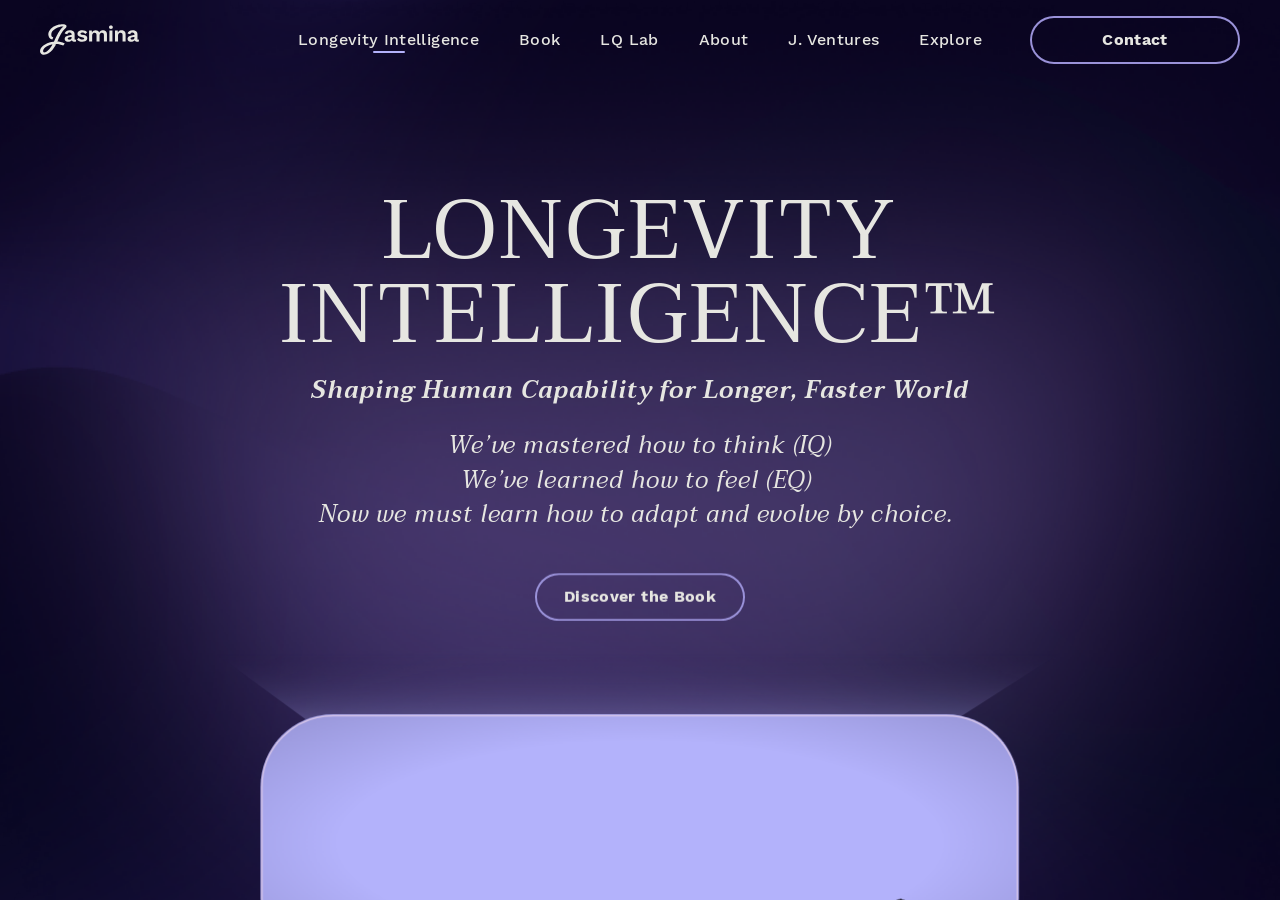
<file: longevity-intelligence/index.html>
<!DOCTYPE html><html class="is-loading" lang="en" style="--cursor-x: 0.5; --cursor-y: 0.5;" data-direction="down"><head><title>Longevity Intelligence™ | Framework for Adaptive Capability</title><meta charset="utf-8"><meta name="theme-color" content="#000000"><meta name="viewport" content="width=device-width, initial-scale=1"><meta name="description" content="Longevity Intelligence™ is the framework by Jasmina Denner, Ph.D. for adaptive human capacity across biological, digital, and social domains of AI-shaped lives."><meta property="og:type" content="website"><meta property="og:url" content="https://jasminadenner.com/longevity-intelligence/"><meta property="og:title" content="Longevity Intelligence™ | Framework for Adaptive Capability"><meta property="og:description" content="Longevity Intelligence™ is the framework by Jasmina Denner, Ph.D. for adaptive human capacity across biological, digital, and social domains of AI-shaped lives."><meta name="twitter:card" content="summary_large_image"><meta name="twitter:url" content="https://jasminadenner.com/longevity-intelligence/"><meta name="twitter:title" content="Longevity Intelligence™ | Framework for Adaptive Capability"><meta name="twitter:description" content="Longevity Intelligence™ is the framework by Jasmina Denner, Ph.D. for adaptive human capacity across biological, digital, and social domains of AI-shaped lives."><meta name="keywords" content="longevity, health, wellness, intelligence, jasmina, denner, jasmina denner, longevity intelligence, healthy living, life extension, future, world"><meta property="og:keywords" content="longevity, health, wellness, intelligence, jasmina, denner, jasmina denner, longevity intelligence, healthy living, life extension, future, world"><meta name="twitter:keywords" content="longevity, health, wellness, intelligence, jasmina, denner, jasmina denner, longevity intelligence, healthy living, life extension, future, world"><link rel="canonical" href="https://jasminadenner.com/longevity-intelligence/"><meta property="og:image" content="/__external__/jd-cms.onrender.com/uploads/Screenshot_2026_02_08_at_4_58_07_PM_5f3bae6982.png"><meta name="twitter:image" content="/__external__/jd-cms.onrender.com/uploads/Screenshot_2026_02_08_at_4_58_07_PM_5f3bae6982.png"><link ref="preload" as="font/woff2" crossorigin="anonymous" href="/assets/fonts/fd710497da6f571fc11f.woff2"><link ref="preload" as="font/woff2" crossorigin="anonymous" href="/assets/fonts/db95a98e2b04a0c5f787.woff2"><link ref="preload" as="font/woff2" crossorigin="anonymous" href="/assets/fonts/77e4591e6c6bb90817d5.woff2"><link ref="preload" as="font/woff2" crossorigin="anonymous" href="/assets/fonts/e76c1e332ec883024699.woff2"><link ref="preload" as="font/woff2" crossorigin="anonymous" href="/assets/fonts/e4e92733bfc1a391e5c7.woff2"><link ref="preload" as="font/woff2" crossorigin="anonymous" href="/assets/fonts/0eff6bba3376806ce6e3.woff2"><link ref="preload" as="font/woff2" crossorigin="anonymous" href="/assets/fonts/960e890cb970d849a8fc.woff2"><link ref="preload" as="font/woff2" crossorigin="anonymous" href="/assets/fonts/64a0dc6afe9fc2c2aa75.woff2"><link rel="preload" fetchpriority="high" as="image" href="/assets/images/13cf611da58a009b03d2.png" type="image/png"><link rel="preload" fetchpriority="high" as="image" href="/assets/images/13cf611da58a009b03d2.png" type="image/png"><link ref="preload" as="font/woff2" crossorigin="anonymous" href="/assets/fonts/e76c1e332ec883024699.woff2"><link rel="preload" href="/assets/css/main.297c4bd9b5d865065d9d.css" as="style"><link rel="stylesheet" href="/assets/css/main.297c4bd9b5d865065d9d.css" as="text/css" data-keep-asset=""><script type="application/ld+json">{
  "@context": "https://schema.org",
  "@type": "Article",
  "mainEntityOfPage": {
    "@type": "WebPage",
    "@id": "https://jasminadenner.com/longevity-intelligence/"
  },
  "headline": "Longevity Intelligence™ | Framework for Adaptive Capability",
  "description": "Longevity Intelligence™ is the framework by Jasmina Denner, Ph.D. for adaptive human capacity across biological, digital, and social domains of AI-shaped lives.",
  "author": {
    "@type": "Person",
    "name": "Jasmina Denner",
    "url": "https://jasminadenner.com/about"
  },
  "publisher": {
    "@type": "Organization",
    "name": "Jasmina Denner",
    "logo": {
      "@type": "ImageObject",
      "url": "/assets/static/social.jpg"
    }
  },
  "datePublished": "2026-09-16",
  "image": [
    "/assets/static/social.jpg"
  ]
}
</script><script type="application/ld+json">{
  "@context": "https://schema.org",
  "@graph": [
    {
      "@type": "Organization",
      "@id": "https://jasminadenner.com/#organization",
      "name": "J. Ventures",
      "url": "https://jasminadenner.com",
      "founder": { "@id": "https://jasminadenner.com/#person" },
      "sameAs": [
        "https://longevityintelligence.ai",
        "https://longevityintelligence.com"
      ]
    },
    {
      "@type": "Person",
      "@id": "https://jasminadenner.com/#person",
      "name": "Jasmina Denner",
      "honorificSuffix": "Ph.D.",
      "jobTitle": "Founder",
      "worksFor": { "@id": "https://jasminadenner.com/#organization" },
      "url": "https://jasminadenner.com",
      "description": "Founder of J. Ventures and developer of the Longevity Intelligence framework for adaptive human capacity."
    },
    {
      "@type": "CreativeWork",
      "@id": "https://longevityintelligence.ai/#framework",
      "name": "Longevity Intelligence",
      "alternativeHeadline": "A Framework for Adaptive Human Capacity",
      "creator": { "@id": "https://jasminadenner.com/#person" },
      "publisher": { "@id": "https://jasminadenner.com/#organization" },
      "url": "https://longevityintelligence.ai",
      "description": "The framework by Jasmina Denner, Ph.D. for adaptive human capacity in biological, digital, and social domains of AI-shaped lives."
    }
  ]
}
</script><link rel="manifest" href="/manifest.json" crossorigin="use-credentials" /><meta name="apple-mobile-web-app-capable" content="yes">
<link rel="icon" type="image/png" sizes="196x196" href="/icons/favicon-196.png">
<link rel="apple-touch-icon" href="/icons/apple-icon-180.png">
<meta name="msapplication-square70x70logo" content="/icons/mstile-icon-128.png">
<meta name="msapplication-square150x150logo" content="/icons/mstile-icon-270.png">
<meta name="msapplication-square310x310logo" content="/icons/mstile-icon-558.png">
<meta name="msapplication-wide310x150logo" content="/icons/mstile-icon-558-270.png">
<script>
  if ('serviceWorker' in navigator) {
    navigator.serviceWorker.getRegistrations().then(function (registrations) {
      for (let registration of registrations) {
        registration.unregister().then(() => {
          console.log('Service worker unregistered');
        });
      }
    });
  }
</script></head><body><div class="wrapper" data-scroll-wrapper="" id="top"><div class="page-holder relative" data-scroller=""><header class="fixed  top-0 left-0 w-full text-white z-3" data-header=""><div class="container flex items-center py-16 header__container"><div class="w-1/5"><a class="header-logo" href="/"><svg class="w-[9.9rem] h-auto" width="194" height="61" viewBox="0 0 194 61" fill="none" xmlns="http://www.w3.org/2000/svg"><path d="M25.9994 26.0916C20.2477 24.7869 21.9559 17.1505 24.5406 13.8695C27.9379 9.546 33.4209 6.78307 38.7184 5.64465C40.1579 5.33765 41.6166 5.13939 43.0946 5.06904C43.6128 5.04345 44.1374 5.04345 44.6556 5.04985C45.4234 5.05624 45.9224 5.32486 46.012 4.85158C46.0696 4.55738 44.0734 6.36096 43.696 6.73191C42.7043 7.69765 41.7638 8.71457 40.8745 9.77625C37.618 13.6648 35.1548 18.1482 32.9411 22.6891C28.7249 31.336 25.5003 40.6481 19.288 48.163C17.8357 49.9155 16.217 51.508 14.3744 52.8447C12.8645 53.9447 10.011 55.8698 8.02768 55.6012C5.09744 55.1983 6.07632 51.0475 7.15117 49.2951C8.68026 46.8136 11.2458 45.01 13.7794 43.6733C23.5618 38.512 35.4683 37.1817 45.5577 42.1575L48.5584 38.1091C36.1784 32.0012 20.7467 33.6257 9.00655 40.6162C3.86265 43.6797 -3.04708 50.862 1.45704 57.2065C5.12303 62.3614 12.391 60.0334 16.7864 57.3408C28.5265 50.1521 32.9667 35.6211 38.6672 23.9299C40.3371 20.5018 42.1924 17.1568 44.4637 14.0933C45.513 12.6735 46.6454 11.2984 47.893 10.0449C49.2301 8.70817 50.9384 7.53776 51.6293 5.68941C54.3357 -1.54409 40.4394 0.406593 37.1317 1.11651C29.6654 2.72182 21.4889 7.06448 17.7653 14.0102C14.2976 20.4826 16.7928 28.8865 24.4127 30.6133L25.993 26.0916H25.9994Z" fill="currentColor"></path><path d="M61.9187 20.5892C61.9187 19.3421 61.5604 18.3699 60.8502 17.6728C60.1401 16.9757 59.1996 16.6303 58.0415 16.6303C56.9667 16.6303 56.0262 16.9053 55.2137 17.4553C54.4011 18.0054 53.8061 18.92 53.4287 20.1991L48.3359 18.6321C48.8286 16.7198 49.9098 15.1785 51.5797 14.0209C53.2495 12.8633 55.4888 12.2812 58.3039 12.2812C60.2168 12.2812 61.8867 12.5818 63.3134 13.1766C64.7337 13.7714 65.847 14.6668 66.6467 15.8564C67.4465 17.046 67.8431 18.5426 67.8431 20.3398V29.1722C67.8431 30.2723 68.3677 30.8287 69.4106 30.8287C69.9032 30.8287 70.3703 30.7583 70.8053 30.6112L70.4599 34.3079C69.7049 34.6853 68.7644 34.8707 67.632 34.8707C66.6147 34.8707 65.6998 34.6981 64.8873 34.3463C64.0748 34.0009 63.435 33.4701 62.9743 32.7602C62.5073 32.0503 62.2769 31.1549 62.2769 30.0804V29.9077L63.3198 29.735C63.1471 30.8351 62.6672 31.7752 61.8803 32.5427C61.0997 33.3102 60.1465 33.8986 59.0268 34.3079C57.9072 34.7109 56.7556 34.9155 55.5656 34.9155C54.0876 34.9155 52.8081 34.6917 51.7332 34.2376C50.6584 33.7899 49.833 33.1311 49.2508 32.2549C48.6686 31.3851 48.3807 30.3106 48.3807 29.0315C48.3807 27.407 48.9053 26.0767 49.9482 25.047C50.9911 24.0173 52.4882 23.3138 54.4331 22.9364L62.616 21.28L62.5713 24.9766L57.3442 26.0191C56.3589 26.2238 55.6103 26.4924 55.1049 26.825C54.5995 27.1576 54.3436 27.7012 54.3436 28.4559C54.3436 29.2106 54.6123 29.735 55.1497 30.1124C55.6871 30.4897 56.3333 30.6752 57.0883 30.6752C57.6961 30.6752 58.2911 30.6048 58.8733 30.4577C59.4555 30.3106 59.9737 30.0804 60.4408 29.7606C60.9078 29.4408 61.2661 29.0059 61.5284 28.4559C61.7907 27.9059 61.9187 27.2343 61.9187 26.4541V20.5764V20.5892Z" fill="currentColor"></path><path d="M82.9698 34.9091C80.7625 34.9091 78.7536 34.519 76.9366 33.7323C75.1196 32.9457 73.6481 31.8456 72.5156 30.4258L75.9577 26.9465C76.6551 27.989 77.5828 28.846 78.7472 29.5176C79.9052 30.1827 81.2871 30.5153 82.8802 30.5153C84.0126 30.5153 84.9211 30.349 85.5993 30.0164C86.2839 29.6839 86.623 29.153 86.623 28.4303C86.623 27.9634 86.463 27.5669 86.1431 27.2343C85.8232 26.9017 85.1835 26.6331 84.2302 26.4285L80.3978 25.6418C77.8707 25.1174 76.0793 24.3307 75.0236 23.269C73.9616 22.2073 73.4369 20.8387 73.4369 19.1566C73.4369 17.967 73.7952 16.8478 74.5054 15.8053C75.2155 14.7628 76.284 13.9121 77.7043 13.2598C79.1247 12.6074 80.8969 12.2812 83.0146 12.2812C85.1323 12.2812 87.0836 12.6202 88.6959 13.3046C90.3082 13.9889 91.575 14.993 92.5027 16.3297L88.9326 19.809C88.2928 18.792 87.4611 18.0182 86.431 17.4809C85.401 16.9437 84.3197 16.6751 83.1873 16.6751C82.3748 16.6751 81.6774 16.7646 81.0952 16.9373C80.513 17.11 80.0779 17.353 79.79 17.6536C79.5021 17.9606 79.355 18.3443 79.355 18.8048C79.355 19.2653 79.5597 19.6682 79.9628 20.0008C80.3658 20.3334 81.108 20.6148 82.1828 20.8514L86.623 21.766C88.7727 22.2009 90.3082 22.9364 91.2359 23.9661C92.1636 24.9958 92.6306 26.2366 92.6306 27.6884C92.6306 29.1402 92.2595 30.3234 91.5174 31.4107C90.7752 32.498 89.6876 33.355 88.2545 33.9817C86.8149 34.6085 85.0555 34.9155 82.9634 34.9155L82.9698 34.9091Z" fill="currentColor"></path><path d="M96.2188 34.4728V12.7083H101.574L101.791 16.6225C102.514 15.1707 103.512 14.0834 104.773 13.3607C106.033 12.638 107.434 12.2734 108.976 12.2734C110.518 12.2734 111.958 12.638 113.224 13.3607C114.485 14.0834 115.438 15.1579 116.078 16.5841C116.545 15.6248 117.165 14.8317 117.952 14.1921C118.733 13.5526 119.609 13.0729 120.563 12.7531C121.522 12.4333 122.495 12.2734 123.48 12.2734C124.901 12.2734 126.199 12.5612 127.377 13.1432C128.554 13.7253 129.488 14.5951 130.185 15.7527C130.883 16.9103 131.228 18.3941 131.228 20.1913V34.4664H125.265V21.3681C125.265 19.7756 124.92 18.6435 124.222 17.972C123.525 17.3068 122.623 16.9743 121.522 16.9743C120.652 16.9743 119.846 17.1917 119.104 17.6266C118.362 18.0615 117.786 18.7075 117.364 19.5645C116.942 20.4215 116.73 21.4896 116.73 22.7623V34.4728H110.768V21.3745C110.768 19.782 110.409 18.6499 109.699 17.9784C108.989 17.3132 108.08 16.9806 106.98 16.9806C106.225 16.9806 105.477 17.1853 104.741 17.5882C103.999 17.9976 103.391 18.6307 102.911 19.5005C102.431 20.3704 102.194 21.5152 102.194 22.9414V34.4728H96.2315H96.2188Z" fill="currentColor"></path><path d="M138.978 9.57394C137.73 9.57394 136.803 9.30532 136.188 8.76808C135.581 8.23085 135.273 7.43778 135.273 6.39529C135.273 5.3528 135.581 4.51497 136.188 3.97773C136.796 3.44049 137.724 3.17188 138.978 3.17188C140.232 3.17188 141.153 3.44049 141.767 3.97773C142.375 4.51497 142.682 5.32082 142.682 6.39529C142.682 7.46976 142.375 8.23085 141.767 8.76808C141.16 9.30532 140.225 9.57394 138.978 9.57394ZM141.94 12.7078V34.4723H135.977V12.7078H141.94Z" fill="currentColor"></path><path d="M146.957 34.4742V12.7098H152.312L152.658 19.2397L151.915 18.5426C152.261 17.1228 152.818 15.946 153.572 15.0186C154.327 14.0912 155.249 13.4005 156.336 12.9528C157.424 12.5051 158.62 12.2812 159.926 12.2812C161.435 12.2812 162.779 12.5691 163.95 13.1511C165.127 13.7331 166.055 14.6093 166.739 15.7861C167.424 16.9629 167.763 18.4339 167.763 20.2055V34.4806H161.8V21.9003C161.8 20.0456 161.435 18.7601 160.713 18.0501C159.99 17.3402 159.043 16.9821 157.885 16.9821C157.072 16.9821 156.279 17.1803 155.511 17.5705C154.743 17.9606 154.116 18.5938 153.636 19.4636C153.157 20.3334 152.92 21.4974 152.92 22.9428V34.4742H146.957Z" fill="currentColor"></path><path d="M185.106 20.5892C185.106 19.3421 184.748 18.3699 184.038 17.6728C183.328 16.9757 182.387 16.6303 181.229 16.6303C180.154 16.6303 179.214 16.9053 178.401 17.4553C177.589 18.0054 176.994 18.92 176.616 20.1991L171.523 18.6321C172.016 16.7198 173.097 15.1785 174.767 14.0209C176.437 12.8633 178.676 12.2812 181.491 12.2812C183.404 12.2812 185.074 12.5818 186.501 13.1766C187.921 13.7714 189.034 14.6668 189.834 15.8564C190.634 17.046 191.031 18.5426 191.031 20.3398V29.1722C191.031 30.2723 191.555 30.8287 192.598 30.8287C193.091 30.8287 193.558 30.7583 193.993 30.6112L193.647 34.3079C192.892 34.6853 191.952 34.8707 190.819 34.8707C189.802 34.8707 188.887 34.6981 188.075 34.3463C187.262 34.0009 186.622 33.4701 186.162 32.7602C185.695 32.0503 185.464 31.1549 185.464 30.0804V29.9077L186.507 29.735C186.335 30.8351 185.855 31.7752 185.068 32.5427C184.287 33.3102 183.334 33.8986 182.214 34.3079C181.095 34.7109 179.943 34.9155 178.753 34.9155C177.275 34.9155 175.996 34.6917 174.921 34.2376C173.846 33.7899 173.021 33.1311 172.438 32.2549C171.856 31.3851 171.568 30.3106 171.568 29.0315C171.568 27.407 172.093 26.0767 173.136 25.047C174.179 24.0173 175.676 23.3138 177.621 22.9364L185.804 21.28L185.759 24.9766L180.532 26.0191C179.546 26.2238 178.798 26.4924 178.292 26.825C177.787 27.1576 177.531 27.7012 177.531 28.4559C177.531 29.2106 177.8 29.735 178.337 30.1124C178.875 30.4897 179.521 30.6752 180.276 30.6752C180.884 30.6752 181.479 30.6048 182.061 30.4577C182.643 30.3106 183.161 30.0804 183.628 29.7606C184.095 29.4408 184.454 29.0059 184.716 28.4559C184.978 27.9059 185.106 27.2343 185.106 26.4541V20.5764V20.5892Z" fill="currentColor"></path></svg></a></div><div class="w-1/5 ml-auto flex justify-end laptop:hidden relative -top-4"><button data-menu-opener="" type="button"><span></span><span></span></button></div><div class="header-menu"><div class="lightning opacity-20 laptop:hidden" style="--power: 130%; --height: 70svh" data-scrub="data-scrub" data-repeat="data-repeat" data-from="130%" data-to="40%" data-start="top bottom"><div class="center-light grid grid-cols-2"><span class="center-light__shadow"></span><div class="h-full lightning__left"></div><div class="h-full lightning__right"></div></div></div><div class="flex-grow flex justify-center pt-[7svh] laptop:pt-0"><ul class="nav flex flex-col laptop:flex-row gap-x-40 gap-y-[1.8rem] text-[2.4rem] font-secondary laptop:font-primary laptop:text-base laptop:font-medium"><li class="laptop:hidden" data-stagger=""><a class="link link--secondary" href="/">Home</a></li><li data-stagger=""><a class="link link--secondary" href="/longevity-intelligence">Longevity Intelligence</a></li><li data-stagger=""><a class="link link--secondary" href="/book">Book</a></li><li data-stagger=""><a class="link link--secondary" href="/lab">LQ Lab</a></li><li data-stagger=""><a class="link link--secondary" href="/about/">About</a></li><li data-stagger=""><a class="link link--secondary" href="/ventures/">J. Ventures</a></li><li data-stagger=""><div class="header-nested-nav"><span class="header-nested-nav__parent link link--secondary">Explore</span><div class="header-nested-nav__subnav"><a class="link link--secondary" href="/the-intelligence-report/">The Intelligence Report </a><a class="link link--secondary" href="/the-longevity-library/">The Longevity Library</a></div></div></li></ul></div><div class="flex-shrink-0 laptop:w-1/4 laptop:flex laptop:justify-end"><div data-stagger=""><a class="btn btn--primary w-[23rem] mx-auto laptop:ml-auto laptop:w-[16.8rem]" href="/contact/">Contact</a></div><div class="mt-[8svh] laptop:hidden flex justify-center" data-stagger=""><ul class="flex flex-wrap gap-x-[2.2rem] lg:gap-x-40"><li class="social-list__item"><a class="social-list__link" href="https://www.linkedin.com/in/jasminadenner/"><svg class="svgi " aria-labelledby="symbol-linkedin-desc-gy" role="group">
                  <desc id="symbol-linkedin-desc-gy">linkedin icon</desc>
                  <use xlink:href="#svg-linkedin"></use>
              </svg></a></li><li class="social-list__item"><a class="social-list__link" href="https://x.com/JasminaDenner"><svg class="svgi " aria-labelledby="symbol-twitter-desc-gz" role="group">
                  <desc id="symbol-twitter-desc-gz">twitter icon</desc>
                  <use xlink:href="#svg-twitter"></use>
              </svg></a></li><li class="social-list__item"><a class="social-list__link" href="https://www.instagram.com/jasminadenner/"><svg class="svgi " aria-labelledby="symbol-instagram-desc-h0" role="group">
                  <desc id="symbol-instagram-desc-h0">instagram icon</desc>
                  <use xlink:href="#svg-instagram"></use>
              </svg></a></li></ul></div></div></div></div></header><div class="flex flex-col min-h-screen" data-transitions-container="" data-animation="fade"><main class="main"><div class="new-pages-common"><section class="container text-center pt-[13.2rem] pb-26 md:pt-190 md:pb-0 relative z-2"><div class="text-center w-full mx-auto  "><h1 class="uppercase mb-16 leading-none lg:max-w-[84rem] md:max-w-[64rem] md:mx-auto" data-animation="split">Longevity Intelligence™</h1><div class="wysiwyg wysiwyg--paragraph-spacing-0 wysiwyg--reset-a-decoration lg:max-w-[91rem] lg:mx-auto h8-new wysiwyg--paragraph-spacing-20" data-animation="moveUp" data-delay="0.1"><p><strong>Shaping Human Capability for Longer, Faster World</strong></p><p><i>We’ve mastered how to think (IQ)</i><br><i>We’ve learned how to feel (EQ)&nbsp;</i><br><i>Now we must learn how to adapt and evolve by choice.&nbsp;</i></p></div></div><div class="grid md:flex md:items-center gap-24 flex-wrap max-w-[22rem] mx-auto md:max-w-none mt-40 md:justify-center" data-animation="moveUp" data-delay="0.2"><a class="btn btn--primary" href="/book/"> Discover the Book</a></div></section><div class="relative grid items-start text-blue purple-bg"><div class="top-0 col-start-1 row-start-1 row-end-1 col-end-1 flex items-center md:items-start " data-animation="screen" data-transition-ignore=""><div class="w-screen relative left-1/2 -translate-x-1/2" data-animation="scale" data-from="0.85" data-to="1" data-duration="2"><img class="absolute left-1/2 -translate-x-1/2 w-[130vw] max-w-none h-auto bottom-0  pointer-events-none min-w-[70rem] -z-1" src="/assets/images/blur-shadow.png" alt="screen shadow"><div class="top-0 scale-[0.6] transform-none pointer-events-none" data-screen=""><svg class="screen-shadow-top pointer-events-none" width="1248" height="148" viewBox="0 0 1248 148" fill="none" xmlns="http://www.w3.org/2000/svg"><path opacity="0.75" d="M1247.61 0.3125L1016.75 147.867L202.54 147.867L0.535034 0.312391L1247.61 0.3125Z" fill="url(#paint0_linear_1682_2705)"></path><defs><linearGradient id="paint0_linear_1682_2705" x1="624.072" y1="147.867" x2="624.072" y2="35.151" gradientUnits="userSpaceOnUse"><stop stop-color="#B3B2FB" stop-opacity="0.8"></stop><stop offset="1" stop-color="#312651" stop-opacity="0"></stop></linearGradient></defs></svg><svg class="screen-shadow-bottom pointer-events-none" width="1142" height="203" viewBox="0 0 1142 203" fill="none" xmlns="http://www.w3.org/2000/svg"><path d="M1141.38 202.125L930.221 0.901456L185.518 0.90139L0.757324 202.125L1141.38 202.125Z" fill="url(#paint0_linear_1682_2704)"></path><path d="M1141.38 202.125L930.221 0.901456L185.518 0.90139L0.757324 202.125L1141.38 202.125Z" fill="url(#paint1_linear_1682_2704)" fill-opacity="0.2"></path><path d="M1141.38 202.125L930.221 0.901456L185.518 0.90139L0.757324 202.125L1141.38 202.125Z" fill="url(#paint2_linear_1682_2704)" fill-opacity="0.2"></path><defs><linearGradient id="paint0_linear_1682_2704" x1="571.066" y1="0.901417" x2="571.066" y2="202.125" gradientUnits="userSpaceOnUse"><stop stop-color="#7C64AB"></stop><stop offset="1" stop-color="#322845" stop-opacity="0"></stop></linearGradient><linearGradient id="paint1_linear_1682_2704" x1="813.772" y1="101.513" x2="1023.89" y2="101.513" gradientUnits="userSpaceOnUse"><stop stop-color="#0A0521" stop-opacity="0"></stop><stop offset="1" stop-color="#0A0521"></stop></linearGradient><linearGradient id="paint2_linear_1682_2704" x1="463.583" y1="101.513" x2="91.6575" y2="101.513" gradientUnits="userSpaceOnUse"><stop stop-color="#0A0521" stop-opacity="0"></stop><stop offset="1" stop-color="#0A0521"></stop></linearGradient></defs></svg><svg width="1053" height="365" viewBox="0 0 1053 365" fill="none" xmlns="http://www.w3.org/2000/svg" preserveAspectRatio="none" data-screen-svg=""><rect x="6.04688" y="6.0625" width="1040" height="352" rx="100" fill="#B3B2FB"></rect><rect x="6.04688" y="6.0625" width="1040" height="352" rx="100" fill="url(#paint0_radial_1793_2972)" fill-opacity="0.35"></rect><g><path d="M106.047 8.0625H946.047C1000.17 8.0625 1044.05 51.9386 1044.05 106.062V258.062C1044.05 312.186 1000.17 356.062 946.047 356.062H106.047C51.923 356.062 8.04688 312.186 8.04688 258.062V106.063C8.04688 51.9386 51.923 8.0625 106.047 8.0625Z" stroke="#D3C3E9" stroke-width="2"></path></g><g filter="url(#filter0_f_1793_2972)"><path d="M106.047 8.0625H946.047C1000.17 8.0625 1044.05 51.9386 1044.05 106.062V258.062C1044.05 312.186 1000.17 356.062 946.047 356.062H106.047C51.923 356.062 8.04688 312.186 8.04688 258.062V106.063C8.04688 51.9386 51.923 8.0625 106.047 8.0625Z" stroke="url(#paint2_linear_1793_2972)" stroke-width="2"></path></g><defs><filter id="filter0_f_1793_2972" x="0.046875" y="0.0625" width="1052" height="364" filterUnits="userSpaceOnUse" color-interpolation-filters="sRGB"></filter><radialGradient id="paint0_radial_1793_2972" cx="0" cy="0" r="1" gradientUnits="userSpaceOnUse" gradientTransform="translate(526.047 182.063) rotate(90) scale(311.049 919.009)"><stop offset="0.45" stop-color="#2E2850" stop-opacity="0"></stop><stop offset="1" stop-color="#2E2850"></stop></radialGradient><linearGradient id="paint1_linear_1793_2972" x1="6.04687" y1="182.062" x2="1046.05" y2="182.062" gradientUnits="userSpaceOnUse"><stop stop-color="#D3C3E9"></stop><stop offset="0.380208" stop-color="#9A92D9"></stop><stop offset="0.753779" stop-color="#CDC7F3"></stop><stop offset="1" stop-color="#D3C3E9"></stop></linearGradient><linearGradient id="paint2_linear_1793_2972" x1="6.04687" y1="182.062" x2="1046.05" y2="182.062" gradientUnits="userSpaceOnUse"><stop stop-color="#D3C3E9"></stop><stop offset="0.380208" stop-color="#D3C3E9"></stop><stop offset="0.758263" stop-color="#D3C3E9"></stop><stop offset="1" stop-color="#D3C3E9"></stop></linearGradient></defs></svg><div class="absolute laptop:left-full laptop:top-full w-[35%] -right-[17%] -bottom-[59%] h-auto md:top-[60%] md:left-[80%] laptop:-ml-[30rem] laptop:-mt-[14rem] laptop:w-[60rem] laptop:h-[50rem]" data-people=""><picture class="w-full h-auto flex w-full h-full" style="--aspect: 1.1496062992125984"><img class="block w-full w-full h-full object-contain opacity-0" data-component="lazyload" data-src="/assets/images/screen-people.png" alt="image description" width="292" height="254" draggable="false"></picture></div></div></div></div><div class="col-start-1 row-start-1 row-end-1 col-end-1 relative z-2 mt-[60svh] w-screen" data-page-content=""><section class="container-li py-64 md:py-80"><div class="text-center w-full mx-auto  max-w-[100rem]"><h3 class="uppercase mb-8 2xl:px-50 ">Longevity Intelligence™ Is The Human Capacity to Navigate Longer, More Complex Lives With Vitality and Wisdom</h3><div class="wysiwyg wysiwyg--paragraph-spacing-0 wysiwyg--reset-a-decoration lg:max-w-[91rem] lg:mx-auto h8-new " data-delay="0.1"><p><i>Built on four core capacities: Agency, Coherence, Adaptability, Evolve. It shapes how we live across decades and transitions, as biology, technology, and society converge.</i></p></div></div></section><div data-section-id="why-now"><section class="container-li py-64 md:py-80"><div class="gap-y-[3.2rem] md:gap-y-0 md:grid md:grid-cols-2 md:gap-x-20 new-block__double-content  mb-64"><div><h3 class="h4 lg:pr-[5rem] laptop:pr-[9.6rem] 2xl:pr-100 mb-16 lg:mb-0">As The World Has Changed, So Must Human Capability</h3></div><div data-content-part="" data-part=""><div class="wysiwyg reset-last max-w-[55.5rem] wysiwyg--paragraph-spacing-16  md:sticky md:top-50"><p>We're living longer and faster than our biology and psychology were built to handle. Most people feel it: in health, work, family, and identity.</p><p><strong>We're extending</strong> lifespan while healthspan lags.</p><p><strong>We're accelerating</strong> systems while attention fragments.</p><p><strong>We're running</strong> internal software built for shorter lives and slower change.</p><p>This is not just a health crisis. It's a human capability crisis.</p></div></div></div><div class="py-40 md:py-64 relative my-40 laptop:mt-110 -mx-16 md:mx-0 mt-[12.8rem] mb-[1.2rem] lg:my-64"><div class="lightning opacity-50 lightning--light" style="--power: 130%; --height: 100%" data-animation="lightning" data-scrub="data-scrub" data-repeat="data-repeat" data-from="130%" data-to="50%" data-start="top bottom"><div class="center-light grid grid-cols-2"><span class="center-light__shadow"></span><div class="h-full lightning__left"></div><div class="h-full lightning__right"></div></div></div><blockquote class="text-center max-w-[80rem] relative z-1 mx-auto text-frenchLevander container-li md:px-0 lg:px-0 laptop:px-0 xl:px-0"><h4 class="h3 lg:h4 mb-16">The Hybrid Human Condition</h4><p class="h8-new mb-0 italic">We are Biologically Embodied, Digitally Extended, and Socially Embedded.</p></blockquote></div><div class="gap-y-[3.2rem] md:gap-y-0 md:grid md:grid-cols-2 md:gap-x-20 new-block__double-content  mb-64 relative"><div><div class="relative min-h-full lg:mb-300" data-animation="circle-path-text"><div class="relative flex justify-center mb-100 lg:-left-140"><div class="w-70 h-70 md:w-100 md:h-100 rounded-full absolute left-0 top-0 -z-1 scale-0 z-1" style="--c: #E6E6E1;--s: 5s; --lo: 0.5;" data-story-circle="circle-path"><span class="circle"></span><span class="light"><span></span></span></div><svg class="lg:hidden w-[18.8rem] h-[89.3rem]" viewBox="0 0 188 893" fill="none" xmlns="http://www.w3.org/2000/svg">
<path data-path-mobile="" d="M85.5677 -11.0938C85.5677 12.5926 82.0632 52.9583 118.924 70.2C147.681 83.6515 192.976 85.6985 185.258 103.829C177.539 121.959 77.5601 124.241 32.4188 154.916C-12.7226 185.592 -13.3608 224.476 57.818 265.536C128.997 306.598 316.417 323.49 15.2542 891.961" stroke="url(#paint0_linear_mobile_cpt)" stroke-width="2" stroke-miterlimit="10"></path>
<defs>
<linearGradient id="paint0_linear_mobile_cpt" x1="117.43" y1="26.7622" x2="67.3479" y2="980.531" gradientUnits="userSpaceOnUse">
<stop offset="0.00573092" stop-color="#E6E6E1" stop-opacity="0"></stop>
<stop offset="0.064226" stop-color="#E6E6E1"></stop>
<stop offset="0.151568" stop-color="#E6E6E1" stop-opacity="0.05"></stop>
<stop offset="0.276977" stop-color="#E6E6E1" stop-opacity="0.05"></stop>
<stop offset="0.381237" stop-color="#E6E6E1"></stop>
<stop offset="0.47504" stop-color="#E6E6E1" stop-opacity="0.05"></stop>
<stop offset="0.591184" stop-color="#E6E6E1" stop-opacity="0.05"></stop>
<stop offset="0.696311" stop-color="#E6E6E1"></stop>
<stop offset="0.793915" stop-color="#E6E6E1" stop-opacity="0.05"></stop>
<stop offset="0.853222" stop-color="#E6E6E1" stop-opacity="0.05"></stop>
<stop offset="0.9159" stop-color="#E6E6E1" stop-opacity="0.05"></stop>
<stop offset="1" stop-color="#E6E6E1" stop-opacity="0.1"></stop>
</linearGradient>
</defs>
</svg>
<svg class="hidden absolute lg:block -top-[13rem] w-[112.9rem] -translate-x-1/2 -left-200  h-auto" viewBox="0 0 1037 694" fill="none" xmlns="http://www.w3.org/2000/svg">
<path data-path-desktop="" d="M778.488 0.03125C782.941 150.797 879.003 103.053 985.664 150.797C1160.55 229.078 811.085 292.711 870.445 390.186C965.445 546.186 -111.777 556.645 -93.7769 693.645" stroke="url(#paint0_linear_desktop_cpt)" stroke-width="2" stroke-miterlimit="10"></path>
<defs>
<linearGradient id="paint0_linear_desktop_cpt" x1="934.826" y1="-6.7097" x2="939.658" y2="591.951" gradientUnits="userSpaceOnUse">
<stop stop-color="#E6E6E1" stop-opacity="0"></stop>
<stop offset="0.251236" stop-color="#E6E6E1" stop-opacity="0.8"></stop>
<stop offset="0.609871" stop-color="#E6E6E1" stop-opacity="0.8"></stop>
<stop offset="1" stop-color="#E6E6E1" stop-opacity="0"></stop>
</linearGradient>
</defs>
</svg><div class="last:mb-100 lg:hidden absolute min-w-[24.8rem] text-center opacity-40 z-[5]" data-path-text-item="0" style="top: 20%; left: 50%; transform: translateX(-50%);"><h4 class="!text-lg font-primary font-bold mb-8 text-frenchLevander">Biologically Embodied</h4><div class="text-sm -tracking-highest mx-auto mb-0 reset-last"><p>Still governed by ancient rhythms, evolutionary wiring, and cellular time.</p></div></div><div class="last:mb-100 lg:hidden absolute min-w-[24.8rem] text-center opacity-40 z-[5]" data-path-text-item="1" style="top: 55%; left: 50%; transform: translateX(-50%);"><h4 class="!text-lg font-primary font-bold mb-8 text-frenchLevander">Digitally Extended</h4><div class="text-sm -tracking-highest mx-auto mb-0 reset-last"><p>Offloading memory, thinking, and decisions to machines.</p></div></div><div class="last:mb-100 lg:hidden absolute min-w-[24.8rem] text-center opacity-40 z-[5]" data-path-text-item="2" style="top: 90%; left: 50%; transform: translateX(-50%);"><h4 class="!text-lg font-primary font-bold mb-8 text-frenchLevander">Socially Embedded</h4><div class="text-sm -tracking-highest mx-auto mb-0 reset-last"><p>Living inside networks that blur the boundaries of role, relevance, and reality.</p></div></div><div class="hidden w-[24rem] laptop:w-[26.2rem] lg:block absolute opacity-30 z-[5]" data-path-text-item-desktop="0"><h4 class="!text-lg font-bold font-primary mb-8 text-frenchLevander">Biologically Embodied</h4><div class="text-sm -tracking-highest mb-0 reset-last"><p>Still governed by ancient rhythms, evolutionary wiring, and cellular time.</p></div></div><div class="hidden w-[24rem] laptop:w-[26.2rem] lg:block absolute opacity-30 z-[5]" data-path-text-item-desktop="1"><h4 class="!text-lg font-bold font-primary mb-8 text-frenchLevander">Digitally Extended</h4><div class="text-sm -tracking-highest mb-0 reset-last"><p>Offloading memory, thinking, and decisions to machines.</p></div></div><div class="hidden w-[24rem] laptop:w-[26.2rem] lg:block absolute opacity-30 z-[5]" data-path-text-item-desktop="2"><h4 class="!text-lg font-bold font-primary mb-8 text-frenchLevander">Socially Embedded</h4><div class="text-sm -tracking-highest mb-0 reset-last"><p>Living inside networks that blur the boundaries of role, relevance, and reality.</p></div></div></div></div></div><div class="md:order-first" data-content-part="" data-part=""><div class="wysiwyg reset-last max-w-[55.5rem] wysiwyg--paragraph-spacing-16  md:sticky md:top-50"><p>IQ and EQ weren't built for this. We no longer live in linear systems and short lives. We live in converging biology, technology, and society, across nearly 100-year lifespans. <strong>Longevity Intelligence™ trains what comes next.</strong></p></div></div></div><div class="flex flex-col-reverse gap-y-45 lg:block my-140 lg:mb-30 2xl:my-200 -mx-16 md:-mx-32 lg:-mx-64 laptop:-mx-112 2xl:-mx-155 relative" data-animation="circle-text" data-start="top bottom-=200"><svg width="183" height="1003" viewBox="0 0 183 1003" fill="none" xmlns="http://www.w3.org/2000/svg" class="-top-120 -bottom-40 w-auto absolute  left-1/2 -translate-x-1/2 lg:hidden -z-1">
<path d="M129.433 0C87.5963 33.4337 68.3244 79.5797 61.1809 125.769C51.0095 191.518 65.4141 257.362 74.292 286.772C84.0896 319.221 123.398 411.2 151.304 496.286C166.456 542.484 179.156 586.609 180.122 618.156C184.863 772.616 172.415 742.88 132.985 794.769C93.5555 846.659 126.846 941.577 91.1869 1002.03" stroke="url(#paint0_linear_7793_10527)" stroke-width="2.14986" stroke-miterlimit="10"></path>
<path d="M129.441 0C87.6049 33.4337 68.333 79.5796 61.1895 125.769C51.0181 191.518 58.0944 257.754 66.9765 287.163C76.6943 319.35 113.521 409.948 133.238 494.812C144.165 541.848 153.723 582.835 154.555 618.719C158.62 774.091 154.639 744.178 115.213 796.072C75.7872 847.965 126.858 941.577 91.1997 1002.03" stroke="url(#paint1_linear_7793_10527)" stroke-width="2.14986" stroke-miterlimit="10"></path>
<path d="M129.435 0C87.599 33.4337 68.3271 79.5796 61.1836 125.769C51.0122 191.518 50.7644 258.141 59.6424 287.55C69.2804 319.475 103.469 408.813 115.157 493.328C121.788 541.276 128.188 579.06 128.969 619.278C132.005 775.569 136.848 745.476 97.4176 797.366C57.9877 849.255 126.853 941.573 91.1939 1002.03" stroke="url(#paint2_linear_7793_10527)" stroke-width="2.14986" stroke-miterlimit="10"></path>
<path d="M129.438 0C87.6012 33.4337 68.3293 79.5796 61.1858 125.769C51.0144 191.518 43.4384 258.532 52.3205 287.942C61.8788 319.604 93.2413 407.765 97.0839 491.854C99.3181 540.751 102.732 575.286 103.392 619.841C105.722 777.04 119.06 746.774 79.6346 798.668C40.2089 850.562 126.855 941.573 91.1961 1002.03" stroke="url(#paint3_linear_7793_10527)" stroke-width="2.14986" stroke-miterlimit="10"></path>
<path d="M129.438 0C87.6012 33.4337 68.3293 79.5796 61.1858 125.769C51.0144 191.518 36.1143 258.923 44.9922 288.333C54.4707 319.729 82.8179 406.737 79.0047 490.379C76.7327 540.244 77.2912 571.515 77.812 620.408C79.5002 778.514 101.275 748.077 61.8452 799.971C22.4153 851.865 126.851 941.577 91.1919 1002.03" stroke="url(#paint4_linear_7793_10527)" stroke-width="2.14986" stroke-miterlimit="10"></path>
<path d="M129.438 0C87.6012 33.4337 68.3293 79.5796 61.1858 125.769C51.0144 191.518 28.786 259.314 37.6681 288.724C47.0668 319.858 72.2139 405.679 60.9338 488.905C54.0465 539.719 51.9593 567.741 52.2365 620.971C53.593 779.985 83.4898 749.38 44.0641 801.269C4.6384 853.159 126.855 941.573 91.2003 1002.03" stroke="url(#paint5_linear_7793_10527)" stroke-width="2.14986" stroke-miterlimit="10"></path>
<path d="M129.438 0C87.6012 33.4337 68.3293 79.5796 61.1858 125.769C51.0144 191.518 21.4619 259.701 30.3399 289.111C39.6587 319.982 61.4546 404.549 42.8546 487.422C31.247 539.139 26.5182 563.962 26.6568 621.53C27.333 781.455 65.7004 750.674 26.2747 802.568C-13.1511 854.461 126.855 941.573 91.1961 1002.03" stroke="url(#paint6_linear_7793_10527)" stroke-width="2.14986" stroke-miterlimit="10"></path>
<path d="M129.438 0C87.6012 33.4337 68.3293 79.5796 61.1858 125.769C51.0144 191.518 14.1337 260.092 23.0158 289.502C32.2549 320.107 50.5819 403.315 24.7796 485.947C8.36765 538.503 1.07717 560.191 1.07717 622.098C1.07717 782.934 47.9151 751.981 8.48943 803.87C-30.9363 855.76 126.855 941.573 91.1961 1002.03" stroke="url(#paint7_linear_7793_10527)" stroke-width="2.14986" stroke-miterlimit="10"></path>
<defs>
<linearGradient id="paint0_linear_7793_10527" x1="156.218" y1="18.229" x2="116.361" y2="1001.91" gradientUnits="userSpaceOnUse">
<stop offset="0.00301443" stop-color="white" stop-opacity="0"></stop>
<stop offset="0.149941" stop-color="white" stop-opacity="0.3"></stop>
<stop offset="0.414941" stop-color="white" stop-opacity="0.2"></stop>
<stop offset="0.75" stop-color="white" stop-opacity="0.5"></stop>
<stop offset="0.78" stop-color="white" stop-opacity="0"></stop>
<stop offset="0.837426" stop-color="white" stop-opacity="0.3"></stop>
<stop offset="0.924457" stop-color="white" stop-opacity="0.3"></stop>
<stop offset="1" stop-color="white" stop-opacity="0"></stop>
</linearGradient>
<linearGradient id="paint1_linear_7793_10527" x1="135.74" y1="18.229" x2="86.4188" y2="1001.05" gradientUnits="userSpaceOnUse">
<stop offset="0.00301443" stop-color="white" stop-opacity="0"></stop>
<stop offset="0.149941" stop-color="white" stop-opacity="0.3"></stop>
<stop offset="0.414941" stop-color="white" stop-opacity="0.2"></stop>
<stop offset="0.75" stop-color="white" stop-opacity="0.5"></stop>
<stop offset="0.78" stop-color="white" stop-opacity="0"></stop>
<stop offset="0.837426" stop-color="white" stop-opacity="0.3"></stop>
<stop offset="0.924457" stop-color="white" stop-opacity="0.3"></stop>
<stop offset="1" stop-color="white" stop-opacity="0"></stop>
</linearGradient>
<linearGradient id="paint2_linear_7793_10527" x1="115.292" y1="18.2289" x2="52.1487" y2="999.459" gradientUnits="userSpaceOnUse">
<stop offset="0.00301443" stop-color="white" stop-opacity="0"></stop>
<stop offset="0.149941" stop-color="white" stop-opacity="0.3"></stop>
<stop offset="0.414941" stop-color="white" stop-opacity="0.2"></stop>
<stop offset="0.75" stop-color="white" stop-opacity="0.5"></stop>
<stop offset="0.78" stop-color="white" stop-opacity="0"></stop>
<stop offset="0.837426" stop-color="white" stop-opacity="0.3"></stop>
<stop offset="0.924457" stop-color="white" stop-opacity="0.3"></stop>
<stop offset="1" stop-color="white" stop-opacity="0"></stop>
</linearGradient>
<linearGradient id="paint3_linear_7793_10527" x1="113.109" y1="18.2289" x2="52.5579" y2="999.788" gradientUnits="userSpaceOnUse">
<stop offset="0.00301443" stop-color="white" stop-opacity="0"></stop>
<stop offset="0.149941" stop-color="white" stop-opacity="0.3"></stop>
<stop offset="0.414941" stop-color="white" stop-opacity="0.2"></stop>
<stop offset="0.75" stop-color="white" stop-opacity="0.5"></stop>
<stop offset="0.78" stop-color="white" stop-opacity="0"></stop>
<stop offset="0.837426" stop-color="white" stop-opacity="0.3"></stop>
<stop offset="0.924457" stop-color="white" stop-opacity="0.3"></stop>
<stop offset="1" stop-color="white" stop-opacity="0"></stop>
</linearGradient>
<linearGradient id="paint4_linear_7793_10527" x1="111.877" y1="18.229" x2="55.5433" y2="1000.3" gradientUnits="userSpaceOnUse">
<stop offset="0.00301443" stop-color="white" stop-opacity="0"></stop>
<stop offset="0.149941" stop-color="white" stop-opacity="0.3"></stop>
<stop offset="0.414941" stop-color="white" stop-opacity="0.2"></stop>
<stop offset="0.75" stop-color="white" stop-opacity="0.5"></stop>
<stop offset="0.78" stop-color="white" stop-opacity="0"></stop>
<stop offset="0.837426" stop-color="white" stop-opacity="0.3"></stop>
<stop offset="0.924457" stop-color="white" stop-opacity="0.3"></stop>
<stop offset="1" stop-color="white" stop-opacity="0"></stop>
</linearGradient>
<linearGradient id="paint5_linear_7793_10527" x1="110.535" y1="18.2289" x2="58.1785" y2="1000.73" gradientUnits="userSpaceOnUse">
<stop offset="0.00301443" stop-color="white" stop-opacity="0"></stop>
<stop offset="0.149941" stop-color="white" stop-opacity="0.3"></stop>
<stop offset="0.414941" stop-color="white" stop-opacity="0.2"></stop>
<stop offset="0.75" stop-color="white" stop-opacity="0.5"></stop>
<stop offset="0.78" stop-color="white" stop-opacity="0"></stop>
<stop offset="0.837426" stop-color="white" stop-opacity="0.3"></stop>
<stop offset="0.924457" stop-color="white" stop-opacity="0.3"></stop>
<stop offset="1" stop-color="white" stop-opacity="0"></stop>
</linearGradient>
<linearGradient id="paint6_linear_7793_10527" x1="107.229" y1="18.2289" x2="62.6317" y2="1001.5" gradientUnits="userSpaceOnUse">
<stop offset="0.00301443" stop-color="white" stop-opacity="0"></stop>
<stop offset="0.149941" stop-color="white" stop-opacity="0.3"></stop>
<stop offset="0.414941" stop-color="white" stop-opacity="0.2"></stop>
<stop offset="0.75" stop-color="white" stop-opacity="0.5"></stop>
<stop offset="0.78" stop-color="white" stop-opacity="0"></stop>
<stop offset="0.837426" stop-color="white" stop-opacity="0.3"></stop>
<stop offset="0.924457" stop-color="white" stop-opacity="0.3"></stop>
<stop offset="1" stop-color="white" stop-opacity="0"></stop>
</linearGradient>
<linearGradient id="paint7_linear_7793_10527" x1="103.576" y1="18.2289" x2="65.2573" y2="1002.03" gradientUnits="userSpaceOnUse">
<stop offset="0.00301443" stop-color="white" stop-opacity="0"></stop>
<stop offset="0.149941" stop-color="white" stop-opacity="0.3"></stop>
<stop offset="0.414941" stop-color="white" stop-opacity="0.2"></stop>
<stop offset="0.75" stop-color="white" stop-opacity="0.5"></stop>
<stop offset="0.78" stop-color="white" stop-opacity="0"></stop>
<stop offset="0.837426" stop-color="white" stop-opacity="0.3"></stop>
<stop offset="0.924457" stop-color="white" stop-opacity="0.3"></stop>
<stop offset="1" stop-color="white" stop-opacity="0"></stop>
</linearGradient>
</defs>
</svg>
<svg width="2124" class="hidden lg:block h-auto w-[212rem] relative left-1/2 -translate-x-1/2" height="498" viewBox="0 0 2124 498" fill="none" xmlns="http://www.w3.org/2000/svg">
<path d="M105.047 154.248C167.63 234.645 254.008 271.68 340.467 285.408C463.54 304.955 586.791 277.273 641.842 260.212C702.582 241.384 874.751 165.845 1034.02 112.217C1120.5 83.0994 1203.09 58.6945 1262.14 56.8383C1551.27 47.7268 1495.61 71.6475 1592.74 147.42C1689.87 223.193 1867.54 159.219 1980.71 227.745" stroke="url(#paint0_linear_8614_10566)" stroke-width="2" stroke-miterlimit="10"></path>
<path d="M105.047 154.241C167.63 234.638 254.008 271.673 340.467 285.401C463.54 304.947 587.523 291.349 642.574 274.28C702.823 255.605 872.409 184.836 1031.26 146.945C1119.3 125.946 1196.03 107.578 1263.2 105.98C1554.03 98.1675 1498.04 105.818 1595.17 181.583C1692.31 257.348 1867.54 159.204 1980.71 227.73" stroke="url(#paint1_linear_8614_10566)" stroke-width="2" stroke-miterlimit="10"></path>
<path d="M105.047 154.246C167.63 234.643 254.008 271.678 340.467 285.406C463.54 304.952 588.247 305.428 643.298 288.368C703.056 269.846 870.285 204.145 1028.48 181.685C1118.23 168.942 1188.96 156.643 1264.24 155.141C1556.8 149.307 1500.47 140.001 1597.6 215.774C1694.73 291.547 1867.53 159.209 1980.7 227.735" stroke="url(#paint2_linear_8614_10566)" stroke-width="2" stroke-miterlimit="10"></path>
<path d="M105.047 154.242C167.63 234.64 254.008 271.675 340.467 285.402C463.54 304.949 588.98 319.508 644.031 302.439C703.298 284.071 868.321 223.801 1025.72 216.417C1117.25 212.123 1181.9 205.562 1265.3 204.295C1559.55 199.816 1502.9 174.184 1600.03 249.949C1697.17 325.714 1867.53 159.205 1980.7 227.731" stroke="url(#paint3_linear_8614_10566)" stroke-width="2" stroke-miterlimit="10"></path>
<path d="M105.047 154.242C167.63 234.64 254.008 271.675 340.467 285.402C463.54 304.949 589.712 333.583 644.763 316.522C703.531 298.307 866.398 243.832 1022.96 251.16C1116.3 255.526 1174.84 254.452 1266.36 253.452C1562.31 250.207 1505.34 208.362 1602.47 284.135C1699.61 359.908 1867.54 159.214 1980.71 227.739" stroke="url(#paint4_linear_8614_10566)" stroke-width="2" stroke-miterlimit="10"></path>
<path d="M105.047 154.242C167.63 234.64 254.008 271.675 340.467 285.402C463.54 304.949 590.444 347.666 645.495 330.597C703.773 312.535 864.418 264.209 1020.2 285.887C1115.32 299.122 1167.77 303.133 1267.41 302.6C1565.06 299.994 1507.77 242.54 1604.9 318.305C1702.03 394.07 1867.53 159.205 1980.7 227.723" stroke="url(#paint5_linear_8614_10566)" stroke-width="2" stroke-miterlimit="10"></path>
<path d="M105.047 154.242C167.63 234.64 254.008 271.675 340.467 285.402C463.54 304.949 591.169 361.74 646.219 344.679C704.006 326.771 862.302 284.886 1017.43 320.63C1114.23 342.936 1160.7 352.024 1268.46 351.757C1567.81 350.458 1510.2 276.727 1607.33 352.492C1704.47 428.257 1867.53 159.205 1980.7 227.731" stroke="url(#paint6_linear_8614_10566)" stroke-width="2" stroke-miterlimit="10"></path>
<path d="M105.047 154.242C167.63 234.64 254.008 271.675 340.467 285.402C463.54 304.949 591.901 375.823 646.952 358.754C704.239 340.999 859.992 305.78 1014.67 355.365C1113.04 386.904 1153.64 400.914 1269.52 400.914C1570.58 400.914 1512.64 310.905 1609.77 386.67C1706.9 462.435 1867.53 159.205 1980.7 227.731" stroke="url(#paint7_linear_8614_10566)" stroke-width="2" stroke-miterlimit="10"></path>
<defs>
<linearGradient id="paint0_linear_8614_10566" x1="105.047" y1="173.561" x2="1980.71" y2="173.561" gradientUnits="userSpaceOnUse">
<stop offset="0.0499414" stop-color="white" stop-opacity="0"></stop>
<stop offset="0.149941" stop-color="white" stop-opacity="0.3"></stop>
<stop offset="0.414941" stop-color="white" stop-opacity="0.2"></stop>
<stop offset="0.75" stop-color="white" stop-opacity="0.5"></stop>
<stop offset="0.78" stop-color="white" stop-opacity="0"></stop>
<stop offset="0.825039" stop-color="white" stop-opacity="0.3"></stop>
<stop offset="1" stop-color="white" stop-opacity="0"></stop>
</linearGradient>
<linearGradient id="paint1_linear_8614_10566" x1="105.047" y1="199.289" x2="1980.71" y2="199.289" gradientUnits="userSpaceOnUse">
<stop offset="0.0499414" stop-color="white" stop-opacity="0"></stop>
<stop offset="0.149941" stop-color="white" stop-opacity="0.3"></stop>
<stop offset="0.414941" stop-color="white" stop-opacity="0.2"></stop>
<stop offset="0.75" stop-color="white" stop-opacity="0.5"></stop>
<stop offset="0.78" stop-color="white" stop-opacity="0"></stop>
<stop offset="0.825039" stop-color="white" stop-opacity="0.3"></stop>
<stop offset="1" stop-color="white" stop-opacity="0"></stop>
</linearGradient>
<linearGradient id="paint2_linear_8614_10566" x1="105.047" y1="225.994" x2="1980.7" y2="225.994" gradientUnits="userSpaceOnUse">
<stop offset="0.0499414" stop-color="white" stop-opacity="0"></stop>
<stop offset="0.149941" stop-color="white" stop-opacity="0.3"></stop>
<stop offset="0.414941" stop-color="white" stop-opacity="0.2"></stop>
<stop offset="0.75" stop-color="white" stop-opacity="0.5"></stop>
<stop offset="0.78" stop-color="white" stop-opacity="0"></stop>
<stop offset="0.825039" stop-color="white" stop-opacity="0.3"></stop>
<stop offset="1" stop-color="white" stop-opacity="0"></stop>
</linearGradient>
<linearGradient id="paint3_linear_8614_10566" x1="105.047" y1="232.115" x2="1980.7" y2="232.115" gradientUnits="userSpaceOnUse">
<stop offset="0.0499414" stop-color="white" stop-opacity="0"></stop>
<stop offset="0.149941" stop-color="white" stop-opacity="0.3"></stop>
<stop offset="0.414941" stop-color="white" stop-opacity="0.2"></stop>
<stop offset="0.75" stop-color="white" stop-opacity="0.5"></stop>
<stop offset="0.78" stop-color="white" stop-opacity="0"></stop>
<stop offset="0.825039" stop-color="white" stop-opacity="0.3"></stop>
<stop offset="1" stop-color="white" stop-opacity="0"></stop>
</linearGradient>
<linearGradient id="paint4_linear_8614_10566" x1="105.047" y1="237.988" x2="1980.71" y2="237.988" gradientUnits="userSpaceOnUse">
<stop offset="0.0499414" stop-color="white" stop-opacity="0"></stop>
<stop offset="0.149941" stop-color="white" stop-opacity="0.3"></stop>
<stop offset="0.414941" stop-color="white" stop-opacity="0.2"></stop>
<stop offset="0.75" stop-color="white" stop-opacity="0.5"></stop>
<stop offset="0.78" stop-color="white" stop-opacity="0"></stop>
<stop offset="0.825039" stop-color="white" stop-opacity="0.3"></stop>
<stop offset="1" stop-color="white" stop-opacity="0"></stop>
</linearGradient>
<linearGradient id="paint5_linear_8614_10566" x1="105.047" y1="244.39" x2="1980.7" y2="244.39" gradientUnits="userSpaceOnUse">
<stop offset="0.0499414" stop-color="white" stop-opacity="0"></stop>
<stop offset="0.149941" stop-color="white" stop-opacity="0.3"></stop>
<stop offset="0.414941" stop-color="white" stop-opacity="0.2"></stop>
<stop offset="0.75" stop-color="white" stop-opacity="0.5"></stop>
<stop offset="0.78" stop-color="white" stop-opacity="0"></stop>
<stop offset="0.825039" stop-color="white" stop-opacity="0.3"></stop>
<stop offset="1" stop-color="white" stop-opacity="0"></stop>
</linearGradient>
<linearGradient id="paint6_linear_8614_10566" x1="105.047" y1="260.158" x2="1980.7" y2="260.158" gradientUnits="userSpaceOnUse">
<stop offset="0.0499414" stop-color="white" stop-opacity="0"></stop>
<stop offset="0.149941" stop-color="white" stop-opacity="0.3"></stop>
<stop offset="0.414941" stop-color="white" stop-opacity="0.2"></stop>
<stop offset="0.75" stop-color="white" stop-opacity="0.5"></stop>
<stop offset="0.78" stop-color="white" stop-opacity="0"></stop>
<stop offset="0.825039" stop-color="white" stop-opacity="0.3"></stop>
<stop offset="1" stop-color="white" stop-opacity="0"></stop>
</linearGradient>
<linearGradient id="paint7_linear_8614_10566" x1="105.047" y1="277.578" x2="1980.7" y2="277.578" gradientUnits="userSpaceOnUse">
<stop offset="0.0499414" stop-color="white" stop-opacity="0"></stop>
<stop offset="0.149941" stop-color="white" stop-opacity="0.3"></stop>
<stop offset="0.414941" stop-color="white" stop-opacity="0.2"></stop>
<stop offset="0.75" stop-color="white" stop-opacity="0.5"></stop>
<stop offset="0.78" stop-color="white" stop-opacity="0"></stop>
<stop offset="0.825039" stop-color="white" stop-opacity="0.3"></stop>
<stop offset="1" stop-color="white" stop-opacity="0"></stop>
</linearGradient>
</defs>
</svg><div class="static lg:absolute bg-frenchLevander text-white rounded-full w-[19.4rem] sm:w-[22.5rem] lg:w-[20rem] aspect-square flex items-center justify-center w-[32.4rem] lg:w-[31.2rem] lg:top-[-4%] lg:left-[76%] lg:-translate-x-1/2 mx-auto" data-circle-text-item="0"><div class="max-w-[14.8rem] text-center lg:max-w-[17.9rem]"><h7 class="mb-12 h7 lg:h4">LQ</h7><div class="wysiwyg reset-last text-center text-base wysiwyg--last-child-small wysiwyg--paragraph-spacing-6 lg:mt-24"><p><strong>Agency, Adaptability, Coherence &amp; Evolve</strong></p><p>Longevity + AI Era</p></div></div></div><div class="static lg:absolute bg-frenchLevander text-white rounded-full w-[19.4rem] sm:w-[22.5rem] lg:w-[20rem] aspect-square flex items-center justify-center  lg:top-[21%] lg:left-[45%] lg:-translate-x-1/2 mx-auto" data-circle-text-item="1"><div class="max-w-[14.8rem] text-center "><h7 class="mb-12 h7 ">EQ</h7><div class="wysiwyg reset-last text-center text-base wysiwyg--last-child-small wysiwyg--paragraph-spacing-6 "><p><strong>Emotion, Empathy &amp; Awareness</strong></p><p>Information Age</p></div></div></div><div class="static lg:absolute bg-frenchLevander text-white rounded-full w-[19.4rem] sm:w-[22.5rem] lg:w-[20rem] aspect-square flex items-center justify-center  lg:top-[32%] lg:left-[22%] lg:-translate-x-1/2 mx-auto" data-circle-text-item="2"><div class="max-w-[14.8rem] text-center "><h7 class="mb-12 h7 ">IQ</h7><div class="wysiwyg reset-last text-center text-base wysiwyg--last-child-small wysiwyg--paragraph-spacing-6 "><p><strong>Logic &amp; Reasoning</strong></p><p>Industrial Age</p></div></div></div></div><div class="gap-y-[3.2rem] md:gap-y-0 md:grid md:grid-cols-2 md:gap-x-20 new-block__double-content  mb-64"><div></div><div class="md:order-first" data-content-part="" data-part=""><div class="wysiwyg reset-last max-w-[55.5rem] wysiwyg--paragraph-spacing-16  md:sticky md:top-50"><p>IQ trained us to think. EQ trained us to feel. Neither prepared us for longer lives, AI-accelerated cognition, and shifting roles. <strong>Longevity Intelligence™ trains what comes next: the capacity to adapt and evolve, across biology, technology, and society.</strong></p></div></div></div><div class="py-40 md:py-64 relative my-40 laptop:mt-110 -mx-16 md:mx-0 mt-20 lg:mt-64 !pb-0"><div class="lightning opacity-50 lightning--light" style="--power: 130%; --height: 100%" data-animation="lightning" data-scrub="data-scrub" data-repeat="data-repeat" data-from="130%" data-to="50%" data-start="top bottom"><div class="center-light grid grid-cols-2"><span class="center-light__shadow"></span><div class="h-full lightning__left"></div><div class="h-full lightning__right"></div></div></div><blockquote class="text-center max-w-[80rem] relative z-1 mx-auto text-frenchLevander container-li md:px-0 lg:px-0 laptop:px-0 xl:px-0"><h4 class="h3 lg:h4 mb-16">The Human Evolution That Starts Within Us</h4><p class="h8-new mb-0 italic">Longevity Intelligence™ is not an escape from biology.  It is a partnership with biology.  We are no longer just survivors of evolution.  We are designers of how we adapt.  This is biological agency, the act of shaping who we become by syncing more deeply with our body, tools, and relationships.</p><cite class="text-base md:text-md lg:mt-32 not-italic mt-16 block">Jasmina Denner</cite></blockquote></div></section></div><div data-section-id="why-it-matters"><section class="py-64 md:py-80" data-animation="key-section"><div class="text-center w-full mx-auto  container-li mb-32 xl:px-0"><h3 class="uppercase mb-8 2xl:px-50 lg:max-w-[75.3rem] lg:mx-auto">The Vulnerabilities of Modern Life</h3><div class="wysiwyg wysiwyg--paragraph-spacing-0 wysiwyg--reset-a-decoration lg:max-w-[91rem] lg:mx-auto h8-new " data-delay="0.1"><p><i>The World Changed But Our Inner Architecture Didn’t</i></p></div></div><div class="gap-y-[3.2rem] md:gap-y-0 md:grid md:grid-cols-2 md:gap-x-20 new-block__double-content flex flex-col-reverse container-li mt-0 lg:mt-64 md:mb-112 relative"><div><div class="md:absolute md:left-0 md:w-1/2 md:aspect-square md:object-contain md:top-1/2 md:-translate-y-1/2 -z-1 md:h-full"><div class="key-section-svg-part -z-1 block" data-part="animation"><div data-key-image=""><picture class="w-full h-auto flex" style="--aspect: 0.7888989990900819"><img class="block w-full opacity-0" data-component="lazyload" data-src="/assets/images/key2.png" alt="image description" width="867" height="1099" draggable="false"></picture></div><svg width="867" height="1099" viewBox="0 0 867 1099" fill="none" xmlns="http://www.w3.org/2000/svg" data-first-svg="" class="w-full h-auto">
<path d="M130.277 115.836C130.277 210.457 22.8123 363.345 298.727 309.56C519.459 266.533 541.513 326.543 522.158 361.851C507.659 388.301 473.72 411.759 442.767 433.836" stroke="url(#paint0_linear_8488_10494)" stroke-width="2" stroke-miterlimit="10" data-path-for-ball-start=""></path>
<defs>
<linearGradient id="paint0_linear_8488_10494" x1="123.711" y1="1033.46" x2="222.853" y2="105.96" gradientUnits="userSpaceOnUse">
<stop stop-color="#E6E6E1" stop-opacity="0"></stop>
<stop offset="0.396663" stop-color="#E6E6E1" stop-opacity="0.8"></stop>
<stop offset="0.48" stop-color="#E6E6E1"></stop>
<stop offset="0.805721" stop-color="#E6E6E1" stop-opacity="0.8"></stop>
<stop offset="1" stop-color="#E6E6E1" stop-opacity="0"></stop>
</linearGradient>
</defs>
</svg>
<svg width="867" height="1099" viewBox="0 0 867 1099" fill="none" xmlns="http://www.w3.org/2000/svg" data-second-svg="" class="w-full h-auto">
<path d="M74.5 1035.21C204.292 1033.24 259.086 853.729 288.34 754.22C320.116 646.13 403.241 583.048 502.259 553.608C567.087 534.334 638.726 529.48 707.227 535.859C875.695 551.545 659.805 594.677 503.951 567.658" stroke="url(#paint0_linear_8488_10498)" stroke-width="2" stroke-miterlimit="10" data-path-for-ball-end=""></path>
<defs>
<linearGradient id="paint0_linear_8488_10498" x1="124.402" y1="1035.21" x2="224.514" y2="103.467" gradientUnits="userSpaceOnUse">
<stop stop-color="#E6E6E1" stop-opacity="0"></stop>
<stop offset="0.396663" stop-color="#E6E6E1" stop-opacity="0.8"></stop>
<stop offset="0.48" stop-color="#E6E6E1"></stop>
<stop offset="0.805721" stop-color="#E6E6E1" stop-opacity="0.8"></stop>
<stop offset="1" stop-color="#E6E6E1" stop-opacity="0"></stop>
</linearGradient>
</defs>
</svg><div class="w-70 h-70 md:w-100 md:h-100 rounded-full absolute left-0 top-0 -z-1 scale-0" style="--c: #E6E6E1;--s: 5s; --lo: 0.5;" data-story-circle="key-section"><span class="circle"></span><span class="light"><span></span></span></div></div></div></div><div data-content-part="" data-part=""><div class="wysiwyg reset-last max-w-[55.5rem] wysiwyg--paragraph-spacing-16  md:sticky md:top-50"><p>Our biology is ancestral. Our tech is exponential. Our minds still run legacy code. We extended lifespan without extending the wisdom to live it well, and built faster machines without building wiser humans. In an age of AI and longevity, the most important upgrade is internal.</p><p>The Vulnerabilities Are Feedback, Not Failures</p><p>Declining healthspan, exhaustion, disconnection, and overload aren't signs of failure. They're feedback from a world our internal operating system was not designed to handle.</p></div></div></div><div class="mt-[3.2rem] lg:mt-[11.2rem]"><div class="text-center w-full mx-auto max-w-[90rem] container-li"><h3 class="h4 mb-16 text-left lg:text-center mb-32 lg:mb-16"></h3><div class="wysiwyg wysiwyg--paragraph-spacing-0 wysiwyg--reset-a-decoration lg:max-w-[91rem] lg:mx-auto text-base lg:text-[1.8rem] font-normal text-left lg:text-center" data-delay="0.1"><h4><i>Temporal, technological, and existential complexities are revealing a deep mismatch, between the world we live in, and the internal operating system we are using to navigate it.</i></h4></div></div><div class="mt-[2.8rem] pt-20 xl:pt-0 xl:mt-[6.4rem] flex flex-col xl:flex-row items-center xl:items-stretch gap-[2.2rem] justify-center xl:max-w-[113rem] xl:mx-auto laptop:px-0 pl-16 md:pl-32" data-animation="carousel" data-carousel-gap="22" style="--carousel-items: 4; --carousel-gap: 22px;"><div class="carousel__wrapper"><div class="carousel__container" data-carousel-container=""><div data-carousel-item=""><div class="group w-[26.6rem] h-[33.1rem] lg:h-auto [perspective:1000px]" data-flip-card="data-flip-card" data-open="false"><div class="relative w-full h-full [transform-style:preserve-3d] transition-transform duration-500 ease-in-out lg:group-hover:[transform:rotateY(180deg)] group-data-[open=true]:[transform:rotateY(180deg)]" data-flip-inner="data-flip-inner"><div class="relative flex flex-col items-start p-16 rounded-md border border-white [backface-visibility:hidden] [transform:rotateY(0deg)] h-full overflow-hidden cursor-pointer lg:cursor-default lg:pointer-events-none" data-flip-toggle="data-flip-toggle"><div class="relative z-10"><div class="relative !w-[23.4rem] !h-[9.2rem] rounded-[0.8rem] overflow-hidden"><div class="absolute inset-0 bg-frenchLevander"></div><picture class="w-full h-auto flex !w-[23.4rem] !h-[9.2rem] absolute inset-0 mix-blend-screen" style="--aspect: 2.5434782608695654"><img class="block w-full object-cover opacity-0" data-component="lazyload" data-src="/__external__/jd-cms.onrender.com/uploads/image_97be9af793.png" alt="image description" width="468" height="184" draggable="false"></picture></div><div class="flex flex-col items-start"><h8 class="text-[2.4rem] font-secondary mt-12 max-w-[21rem]">The Longevity Gap</h8><p class="font-bold text-base font-secondary mt-12 mb-0 max-w-[18.8rem]">More time ≄  More Life </p><p class="text-sm mt-8 mb-0 max-w-[18.8rem]">Lifespan outpacing healthspan.</p></div></div><button class="lg:pointer-events-none absolute bottom-12 right-12 inline-flex items-center justify-center size-[3.2rem] z-20 pointer-events-auto" type="button"><svg class="w-full h-full" width="32" height="32" viewBox="0 0 32 32" fill="none" xmlns="http://www.w3.org/2000/svg"><path d="M10.0844 21.0939C7.09904 19.7882 5.14062 17.5966 5.14062 15.1133C5.14062 11.1114 10.2264 7.86719 16.5 7.86719C22.7736 7.86719 27.8594 11.1114 27.8594 15.1133C27.8594 17.5966 25.901 19.7882 22.9156 21.0939C20.6593 22.0807 18.4505 22.1042 16.5 22.1709" stroke="currentColor" stroke-linecap="round"></path><path d="M18.4375 19.3984L15.6484 22.2734L18.4375 24.4401" stroke="currentColor" stroke-linecap="round"></path></svg></button></div><div class="absolute inset-0 flex flex-col items-start p-16 rounded-md border border-white [backface-visibility:hidden] [transform:rotateY(180deg)] overflow-hidden h-full transition-opacity duration-500 opacity-0 pointer-events-none lg:group-hover:opacity-100 lg:group-hover:pointer-events-auto group-data-[open=true]:opacity-100 group-data-[open=true]:pointer-events-auto cursor-pointer lg:cursor-default lg:pointer-events-none" data-flip-toggle="data-flip-toggle"><div class="absolute inset-0 bg-frenchLevander"></div><div class="absolute inset-0"><picture class="w-full h-auto flex !w-full !h-full opacity-0 lg:group-hover:opacity-[0.15] group-data-[open=true]:opacity-[0.15]" style="--aspect: 2.5434782608695654"><img class="block w-full object-cover blur-[1rem] mix-blend-screen opacity-0" data-component="lazyload" data-src="/__external__/jd-cms.onrender.com/uploads/image_97be9af793.png" alt="image description" width="468" height="184" draggable="false"></picture></div><div class="relative z-10 flex flex-col items-start mt-[9.2rem]"><h8 class="text-[2.4rem] font-secondary max-w-[21rem] text-white">The Longevity Gap</h8><p class="font-bold text-base font-secondary mt-12 mb-0 max-w-[22.6rem] text-white">Longevity Intelligence solution:</p><p class="text-sm mt-8 mb-0 max-w-[22.6rem] text-white">Build Agency, daily authorship over health and direction.&nbsp;</p></div><button class="absolute bottom-12 right-12 inline-flex items-center justify-center size-[3.2rem] z-20 text-white pointer-events-auto lg:pointer-events-none" type="button" data-flip-toggle="data-flip-toggle"><svg class="w-full h-full" width="32" height="32" viewBox="0 0 32 32" fill="none" xmlns="http://www.w3.org/2000/svg"><path d="M10.0844 21.0939C7.09904 19.7882 5.14062 17.5966 5.14062 15.1133C5.14062 11.1114 10.2264 7.86719 16.5 7.86719C22.7736 7.86719 27.8594 11.1114 27.8594 15.1133C27.8594 17.5966 25.901 19.7882 22.9156 21.0939C20.6593 22.0807 18.4505 22.1042 16.5 22.1709" stroke="currentColor" stroke-linecap="round"></path><path d="M10.0844 21.0939C7.09904 19.7882 5.14062 17.5966 5.14062 15.1133C5.14062 11.1114 10.2264 7.86719 16.5 7.86719C22.7736 7.86719 27.8594 11.1114 27.8594 15.1133C27.8594 17.5966 25.901 19.7882 22.9156 21.0939C20.6593 22.0807 18.4505 22.1042 16.5 22.1709" stroke="currentColor" stroke-opacity="0.2" stroke-linecap="round"></path><path d="M18.4375 19.3984L15.6484 22.2734L18.4375 24.4401" stroke="currentColor" stroke-linecap="round"></path><path d="M18.4375 19.3984L15.6484 22.2734L18.4375 24.4401" stroke="currentColor" stroke-opacity="0.2" stroke-linecap="round"></path></svg></button></div></div></div></div><div data-carousel-item=""><div class="group w-[26.6rem] h-[33.1rem] lg:h-auto [perspective:1000px]" data-flip-card="data-flip-card" data-open="false"><div class="relative w-full h-full [transform-style:preserve-3d] transition-transform duration-500 ease-in-out lg:group-hover:[transform:rotateY(180deg)] group-data-[open=true]:[transform:rotateY(180deg)]" data-flip-inner="data-flip-inner"><div class="relative flex flex-col items-start p-16 rounded-md border border-white [backface-visibility:hidden] [transform:rotateY(0deg)] h-full overflow-hidden cursor-pointer lg:cursor-default lg:pointer-events-none" data-flip-toggle="data-flip-toggle"><div class="relative z-10"><div class="relative !w-[23.4rem] !h-[9.2rem] rounded-[0.8rem] overflow-hidden"><div class="absolute inset-0 bg-frenchLevander"></div><picture class="w-full h-auto flex !w-[23.4rem] !h-[9.2rem] absolute inset-0 mix-blend-screen" style="--aspect: 2.5434782608695654"><img class="block w-full object-cover opacity-0" data-component="lazyload" data-src="/__external__/jd-cms.onrender.com/uploads/image_4d2cbb8a0d.png" alt="image description" width="468" height="184" draggable="false"></picture></div><div class="flex flex-col items-start"><h8 class="text-[2.4rem] font-secondary mt-12 max-w-[21rem]">The Convergence Shift</h8><p class="font-bold text-base font-secondary mt-12 mb-0 max-w-[18.8rem]">Biology x Technology x Society</p><p class="text-sm mt-8 mb-0 max-w-[18.8rem]">Three domains converging.</p></div></div><button class="lg:pointer-events-none absolute bottom-12 right-12 inline-flex items-center justify-center size-[3.2rem] z-20 pointer-events-auto" type="button"><svg class="w-full h-full" width="32" height="32" viewBox="0 0 32 32" fill="none" xmlns="http://www.w3.org/2000/svg"><path d="M10.0844 21.0939C7.09904 19.7882 5.14062 17.5966 5.14062 15.1133C5.14062 11.1114 10.2264 7.86719 16.5 7.86719C22.7736 7.86719 27.8594 11.1114 27.8594 15.1133C27.8594 17.5966 25.901 19.7882 22.9156 21.0939C20.6593 22.0807 18.4505 22.1042 16.5 22.1709" stroke="currentColor" stroke-linecap="round"></path><path d="M18.4375 19.3984L15.6484 22.2734L18.4375 24.4401" stroke="currentColor" stroke-linecap="round"></path></svg></button></div><div class="absolute inset-0 flex flex-col items-start p-16 rounded-md border border-white [backface-visibility:hidden] [transform:rotateY(180deg)] overflow-hidden h-full transition-opacity duration-500 opacity-0 pointer-events-none lg:group-hover:opacity-100 lg:group-hover:pointer-events-auto group-data-[open=true]:opacity-100 group-data-[open=true]:pointer-events-auto cursor-pointer lg:cursor-default lg:pointer-events-none" data-flip-toggle="data-flip-toggle"><div class="absolute inset-0 bg-frenchLevander"></div><div class="absolute inset-0"><picture class="w-full h-auto flex !w-full !h-full opacity-0 lg:group-hover:opacity-[0.15] group-data-[open=true]:opacity-[0.15]" style="--aspect: 2.5434782608695654"><img class="block w-full object-cover blur-[1rem] mix-blend-screen opacity-0" data-component="lazyload" data-src="/__external__/jd-cms.onrender.com/uploads/image_4d2cbb8a0d.png" alt="image description" width="468" height="184" draggable="false"></picture></div><div class="relative z-10 flex flex-col items-start mt-[9.2rem]"><h8 class="text-[2.4rem] font-secondary max-w-[21rem] text-white">The Convergence Shift</h8><p class="font-bold text-base font-secondary mt-12 mb-0 max-w-[22.6rem] text-white">Longevity Intelligence solution:</p><p class="text-sm mt-8 mb-0 max-w-[22.6rem] text-white">Build Coherence, see patterns and act on the whole.&nbsp;</p></div><button class="absolute bottom-12 right-12 inline-flex items-center justify-center size-[3.2rem] z-20 text-white pointer-events-auto lg:pointer-events-none" type="button" data-flip-toggle="data-flip-toggle"><svg class="w-full h-full" width="32" height="32" viewBox="0 0 32 32" fill="none" xmlns="http://www.w3.org/2000/svg"><path d="M10.0844 21.0939C7.09904 19.7882 5.14062 17.5966 5.14062 15.1133C5.14062 11.1114 10.2264 7.86719 16.5 7.86719C22.7736 7.86719 27.8594 11.1114 27.8594 15.1133C27.8594 17.5966 25.901 19.7882 22.9156 21.0939C20.6593 22.0807 18.4505 22.1042 16.5 22.1709" stroke="currentColor" stroke-linecap="round"></path><path d="M10.0844 21.0939C7.09904 19.7882 5.14062 17.5966 5.14062 15.1133C5.14062 11.1114 10.2264 7.86719 16.5 7.86719C22.7736 7.86719 27.8594 11.1114 27.8594 15.1133C27.8594 17.5966 25.901 19.7882 22.9156 21.0939C20.6593 22.0807 18.4505 22.1042 16.5 22.1709" stroke="currentColor" stroke-opacity="0.2" stroke-linecap="round"></path><path d="M18.4375 19.3984L15.6484 22.2734L18.4375 24.4401" stroke="currentColor" stroke-linecap="round"></path><path d="M18.4375 19.3984L15.6484 22.2734L18.4375 24.4401" stroke="currentColor" stroke-opacity="0.2" stroke-linecap="round"></path></svg></button></div></div></div></div><div data-carousel-item=""><div class="group w-[26.6rem] h-[33.1rem] lg:h-auto [perspective:1000px]" data-flip-card="data-flip-card" data-open="false"><div class="relative w-full h-full [transform-style:preserve-3d] transition-transform duration-500 ease-in-out lg:group-hover:[transform:rotateY(180deg)] group-data-[open=true]:[transform:rotateY(180deg)]" data-flip-inner="data-flip-inner"><div class="relative flex flex-col items-start p-16 rounded-md border border-white [backface-visibility:hidden] [transform:rotateY(0deg)] h-full overflow-hidden cursor-pointer lg:cursor-default lg:pointer-events-none" data-flip-toggle="data-flip-toggle"><div class="relative z-10"><div class="relative !w-[23.4rem] !h-[9.2rem] rounded-[0.8rem] overflow-hidden"><div class="absolute inset-0 bg-frenchLevander"></div><picture class="w-full h-auto flex !w-[23.4rem] !h-[9.2rem] absolute inset-0 mix-blend-screen" style="--aspect: 2.5434782608695654"><img class="block w-full object-cover opacity-0" data-component="lazyload" data-src="/__external__/jd-cms.onrender.com/uploads/image_12b412c9f3.png" alt="image description" width="468" height="184" draggable="false"></picture></div><div class="flex flex-col items-start"><h8 class="text-[2.4rem] font-secondary mt-12 max-w-[21rem]">The Algorithmic Drift</h8><p class="font-bold text-base font-secondary mt-12 mb-0 max-w-[18.8rem]">Cognition → Algorithms</p><p class="text-sm mt-8 mb-0 max-w-[18.8rem]">Algorithms hijacking choice.</p></div></div><button class="lg:pointer-events-none absolute bottom-12 right-12 inline-flex items-center justify-center size-[3.2rem] z-20 pointer-events-auto" type="button"><svg class="w-full h-full" width="32" height="32" viewBox="0 0 32 32" fill="none" xmlns="http://www.w3.org/2000/svg"><path d="M10.0844 21.0939C7.09904 19.7882 5.14062 17.5966 5.14062 15.1133C5.14062 11.1114 10.2264 7.86719 16.5 7.86719C22.7736 7.86719 27.8594 11.1114 27.8594 15.1133C27.8594 17.5966 25.901 19.7882 22.9156 21.0939C20.6593 22.0807 18.4505 22.1042 16.5 22.1709" stroke="currentColor" stroke-linecap="round"></path><path d="M18.4375 19.3984L15.6484 22.2734L18.4375 24.4401" stroke="currentColor" stroke-linecap="round"></path></svg></button></div><div class="absolute inset-0 flex flex-col items-start p-16 rounded-md border border-white [backface-visibility:hidden] [transform:rotateY(180deg)] overflow-hidden h-full transition-opacity duration-500 opacity-0 pointer-events-none lg:group-hover:opacity-100 lg:group-hover:pointer-events-auto group-data-[open=true]:opacity-100 group-data-[open=true]:pointer-events-auto cursor-pointer lg:cursor-default lg:pointer-events-none" data-flip-toggle="data-flip-toggle"><div class="absolute inset-0 bg-frenchLevander"></div><div class="absolute inset-0"><picture class="w-full h-auto flex !w-full !h-full opacity-0 lg:group-hover:opacity-[0.15] group-data-[open=true]:opacity-[0.15]" style="--aspect: 2.5434782608695654"><img class="block w-full object-cover blur-[1rem] mix-blend-screen opacity-0" data-component="lazyload" data-src="/__external__/jd-cms.onrender.com/uploads/image_12b412c9f3.png" alt="image description" width="468" height="184" draggable="false"></picture></div><div class="relative z-10 flex flex-col items-start mt-[9.2rem]"><h8 class="text-[2.4rem] font-secondary max-w-[21rem] text-white">The Algorithmic Drift</h8><p class="font-bold text-base font-secondary mt-12 mb-0 max-w-[22.6rem] text-white">Longevity Intelligence solution:</p><p class="text-sm mt-8 mb-0 max-w-[22.6rem] text-white">Reclaim decision-making, attention and critical thinking. Build cognitive sovereignty.</p></div><button class="absolute bottom-12 right-12 inline-flex items-center justify-center size-[3.2rem] z-20 text-white pointer-events-auto lg:pointer-events-none" type="button" data-flip-toggle="data-flip-toggle"><svg class="w-full h-full" width="32" height="32" viewBox="0 0 32 32" fill="none" xmlns="http://www.w3.org/2000/svg"><path d="M10.0844 21.0939C7.09904 19.7882 5.14062 17.5966 5.14062 15.1133C5.14062 11.1114 10.2264 7.86719 16.5 7.86719C22.7736 7.86719 27.8594 11.1114 27.8594 15.1133C27.8594 17.5966 25.901 19.7882 22.9156 21.0939C20.6593 22.0807 18.4505 22.1042 16.5 22.1709" stroke="currentColor" stroke-linecap="round"></path><path d="M10.0844 21.0939C7.09904 19.7882 5.14062 17.5966 5.14062 15.1133C5.14062 11.1114 10.2264 7.86719 16.5 7.86719C22.7736 7.86719 27.8594 11.1114 27.8594 15.1133C27.8594 17.5966 25.901 19.7882 22.9156 21.0939C20.6593 22.0807 18.4505 22.1042 16.5 22.1709" stroke="currentColor" stroke-opacity="0.2" stroke-linecap="round"></path><path d="M18.4375 19.3984L15.6484 22.2734L18.4375 24.4401" stroke="currentColor" stroke-linecap="round"></path><path d="M18.4375 19.3984L15.6484 22.2734L18.4375 24.4401" stroke="currentColor" stroke-opacity="0.2" stroke-linecap="round"></path></svg></button></div></div></div></div><div data-carousel-item=""><div class="group w-[26.6rem] h-[33.1rem] lg:h-auto [perspective:1000px]" data-flip-card="data-flip-card" data-open="false"><div class="relative w-full h-full [transform-style:preserve-3d] transition-transform duration-500 ease-in-out lg:group-hover:[transform:rotateY(180deg)] group-data-[open=true]:[transform:rotateY(180deg)]" data-flip-inner="data-flip-inner"><div class="relative flex flex-col items-start p-16 rounded-md border border-white [backface-visibility:hidden] [transform:rotateY(0deg)] h-full overflow-hidden cursor-pointer lg:cursor-default lg:pointer-events-none" data-flip-toggle="data-flip-toggle"><div class="relative z-10"><div class="relative !w-[23.4rem] !h-[9.2rem] rounded-[0.8rem] overflow-hidden"><div class="absolute inset-0 bg-frenchLevander"></div><picture class="w-full h-auto flex !w-[23.4rem] !h-[9.2rem] absolute inset-0 mix-blend-screen" style="--aspect: 2.5434782608695654"><img class="block w-full object-cover opacity-0" data-component="lazyload" data-src="/__external__/jd-cms.onrender.com/uploads/image_76504ef1e5.png" alt="image description" width="468" height="184" draggable="false"></picture></div><div class="flex flex-col items-start"><h8 class="text-[2.4rem] font-secondary mt-12 max-w-[21rem]">The Wisdom Gap</h8><p class="font-bold text-base font-secondary mt-12 mb-0 max-w-[18.8rem]">IQ + EQ ≠ LQ</p><p class="text-sm mt-8 mb-0 max-w-[18.8rem]">Old maps, new terrain. </p></div></div><button class="lg:pointer-events-none absolute bottom-12 right-12 inline-flex items-center justify-center size-[3.2rem] z-20 pointer-events-auto" type="button"><svg class="w-full h-full" width="32" height="32" viewBox="0 0 32 32" fill="none" xmlns="http://www.w3.org/2000/svg"><path d="M10.0844 21.0939C7.09904 19.7882 5.14062 17.5966 5.14062 15.1133C5.14062 11.1114 10.2264 7.86719 16.5 7.86719C22.7736 7.86719 27.8594 11.1114 27.8594 15.1133C27.8594 17.5966 25.901 19.7882 22.9156 21.0939C20.6593 22.0807 18.4505 22.1042 16.5 22.1709" stroke="currentColor" stroke-linecap="round"></path><path d="M18.4375 19.3984L15.6484 22.2734L18.4375 24.4401" stroke="currentColor" stroke-linecap="round"></path></svg></button></div><div class="absolute inset-0 flex flex-col items-start p-16 rounded-md border border-white [backface-visibility:hidden] [transform:rotateY(180deg)] overflow-hidden h-full transition-opacity duration-500 opacity-0 pointer-events-none lg:group-hover:opacity-100 lg:group-hover:pointer-events-auto group-data-[open=true]:opacity-100 group-data-[open=true]:pointer-events-auto cursor-pointer lg:cursor-default lg:pointer-events-none" data-flip-toggle="data-flip-toggle"><div class="absolute inset-0 bg-frenchLevander"></div><div class="absolute inset-0"><picture class="w-full h-auto flex !w-full !h-full opacity-0 lg:group-hover:opacity-[0.15] group-data-[open=true]:opacity-[0.15]" style="--aspect: 2.5434782608695654"><img class="block w-full object-cover blur-[1rem] mix-blend-screen opacity-0" data-component="lazyload" data-src="/__external__/jd-cms.onrender.com/uploads/image_76504ef1e5.png" alt="image description" width="468" height="184" draggable="false"></picture></div><div class="relative z-10 flex flex-col items-start mt-[9.2rem]"><h8 class="text-[2.4rem] font-secondary max-w-[21rem] text-white">The Wisdom Gap</h8><p class="font-bold text-base font-secondary mt-12 mb-0 max-w-[22.6rem] text-white">Longevity Intelligence solution:</p><p class="text-sm mt-8 mb-0 max-w-[22.6rem] text-white">Evolve, keep identity and direction current across changes and decades.&nbsp;</p></div><button class="absolute bottom-12 right-12 inline-flex items-center justify-center size-[3.2rem] z-20 text-white pointer-events-auto lg:pointer-events-none" type="button" data-flip-toggle="data-flip-toggle"><svg class="w-full h-full" width="32" height="32" viewBox="0 0 32 32" fill="none" xmlns="http://www.w3.org/2000/svg"><path d="M10.0844 21.0939C7.09904 19.7882 5.14062 17.5966 5.14062 15.1133C5.14062 11.1114 10.2264 7.86719 16.5 7.86719C22.7736 7.86719 27.8594 11.1114 27.8594 15.1133C27.8594 17.5966 25.901 19.7882 22.9156 21.0939C20.6593 22.0807 18.4505 22.1042 16.5 22.1709" stroke="currentColor" stroke-linecap="round"></path><path d="M10.0844 21.0939C7.09904 19.7882 5.14062 17.5966 5.14062 15.1133C5.14062 11.1114 10.2264 7.86719 16.5 7.86719C22.7736 7.86719 27.8594 11.1114 27.8594 15.1133C27.8594 17.5966 25.901 19.7882 22.9156 21.0939C20.6593 22.0807 18.4505 22.1042 16.5 22.1709" stroke="currentColor" stroke-opacity="0.2" stroke-linecap="round"></path><path d="M18.4375 19.3984L15.6484 22.2734L18.4375 24.4401" stroke="currentColor" stroke-linecap="round"></path><path d="M18.4375 19.3984L15.6484 22.2734L18.4375 24.4401" stroke="currentColor" stroke-opacity="0.2" stroke-linecap="round"></path></svg></button></div></div></div></div></div></div><div class="flex items-center gap-x-10 mt-26 md:mt-40 relative w-full container-li z-2 !pl-0" data-pagination-carousel=""><div class="flex-shrink-0 w-[7.2rem] h-[2.4rem] cursor-pointer" data-prev-button=""><svg class="svgi w-full h-full pointer-events-none" aria-labelledby="symbol-arrow-left-long-desc-h1" role="group">
                  <desc id="symbol-arrow-left-long-desc-h1">arrow-left-long icon</desc>
                  <use xlink:href="#svg-arrow-left-long"></use>
              </svg></div><div class="flex-grow"><div class="flex justify-center gap-x-6"><span class="w-8 h-8 transition-opacity duration-300 rounded-full bg-current flex-shrink-0 opacity-20 !opacity-100" data-pagination-item=""></span><span class="w-8 h-8 transition-opacity duration-300 rounded-full bg-current flex-shrink-0 opacity-20" data-pagination-item=""></span><span class="w-8 h-8 transition-opacity duration-300 rounded-full bg-current flex-shrink-0 opacity-20 lg:hidden" data-pagination-item=""></span><span class="w-8 h-8 transition-opacity duration-300 rounded-full bg-current flex-shrink-0 opacity-20 md:hidden" data-pagination-item=""></span></div></div><div class="flex-shrink-0 w-[7.2rem] h-[2.4rem] cursor-pointer" data-next-button=""><svg class="svgi w-full h-full pointer-events-none" aria-labelledby="symbol-arrow-right-long-desc-h2" role="group">
                  <desc id="symbol-arrow-right-long-desc-h2">arrow-right-long icon</desc>
                  <use xlink:href="#svg-arrow-right-long"></use>
              </svg></div></div></div></div></section></div><div data-section-id="what-is-li"><section class="container-li py-64 md:py-80"><div class="text-center w-full mx-auto  "><h3 class="uppercase mb-8 2xl:px-50 ">The Invitation: Longevity Intelligence™<br></h3><div class="wysiwyg wysiwyg--paragraph-spacing-0 wysiwyg--reset-a-decoration lg:max-w-[91rem] lg:mx-auto h8-new " data-delay="0.1"><p><i>Shaping Human Capability for a Longer, Faster, More Complex World</i></p></div></div><div class="gap-y-[3.2rem] md:gap-y-0 md:grid md:grid-cols-2 md:gap-x-20 new-block__double-content  mt-[3.2rem] lg:mt-64 mb-112 relative flex flex-col-reverse gap-y-[3.2rem] md:gap-y-0"><div><div><div class="longevity-circular-three-blocks-animation" data-animation="longevity-circular-three-blocks-animation" data-start="top bottom"><div class="relative 2xl:left-50"><svg class="aspect-[1017/560] h-[108vw] relative -left-10 md:h-[56rem] w-auto" width="1017" height="560" viewBox="0 0 1017 560" fill="none" xmlns="http://www.w3.org/2000/svg">
<path d="M265.08 1.72732C221.998 1.72973 135.983 26.4199 135.983 134.862C142.627 227.728 221.861 255.341 265.941 255.341C310.02 255.341 386.189 220.42 391.172 131.701C389.506 23.0848 291.695 -11.6451 223.257 5.88847C150.527 27.1911 83.2654 66.3566 65.5852 173.271C53.7689 286.403 123.93 352.598 173.586 376.379C221.807 402.907 331.506 418.181 410.665 331.363C488.575 245.914 460.464 149.331 438.766 105.52C417.067 61.7087 364.256 18.7167 311.645 5.88916C259.034 -6.93841 161.046 1.94223 89.0346 75.6185C17.0233 149.295 -3.47282 216.942 1.77762 305.821C10.8925 399.871 69.1334 487.675 156.743 529.55C173.539 539.301 221.233 558.083 273.17 558.083C325.108 558.083 907.742 558.083 1017 558.083" stroke="url(#paint0_linear_7404_11789)" stroke-width="2" stroke-miterlimit="10" data-path=""></path>
<defs>
<linearGradient id="paint0_linear_7404_11789" x1="152.322" y1="12.3347" x2="975.126" y2="-44.8124" gradientUnits="userSpaceOnUse">
<stop stop-color="#E6E6E1"></stop>
<stop offset="0.251236" stop-color="#E6E6E1" stop-opacity="0.25"></stop>
<stop offset="0.609871" stop-color="#E6E6E1" stop-opacity="0.6"></stop>
<stop offset="1" stop-color="#E6E6E1" stop-opacity="0"></stop>
</linearGradient>
</defs>
</svg><div class="absolute w-[98vw] md:w-[53rem] gap-y-30 md:gap-y-[10rem] pt-70 md:pt-40 flex flex-col text-center justify-center h-full top-0 left-0"><div class="w-180 md:w-220 lg:w-280 mx-auto relative -top-40 md:top-0" data-animation="fade" data-delay="0.1" data-from="0" data-to="1" data-circle-text-item="0"><p class="text-md lg:text-lg font-semibold mb-8">Why it Exists</p><p class="text-base mb-0">The World Changed. </p></div><div class="w-180 md:w-220 lg:w-280 mx-auto relative top-10" data-animation="fade" data-delay="0.5" data-from="0" data-to="1" data-circle-text-item="1"><p class="text-md lg:text-lg font-semibold mb-8">What it Does</p><p class="text-base mb-0">Trains Adaptive Capacities.</p></div><div class="w-180 md:w-220 lg:w-280 mx-auto relative top-30 md:top-15" data-animation="fade" data-delay="0.9" data-from="0" data-to="1" data-circle-text-item="2"><p class="text-md lg:text-lg font-semibold mb-8">Where it Lives</p><p class="text-base mb-0">Biology. Technology. Society.</p></div></div><div class="w-70 h-70 md:w-100 md:h-100 rounded-full absolute left-0 top-0 -z-1 scale-0 z-10 top-0" style="--c: #E6E6E1;--s: 5s; --lo: 0.5;" data-story-circle="circle-path"><span class="circle"></span><span class="light"><span></span></span></div></div></div></div></div><div class="md:order-first" data-content-part="" data-part=""><div class="wysiwyg reset-last max-w-[55.5rem]   md:sticky md:top-50"><p>The fractures of modern life are real.So is Longevity Intelligence™. A system built for what comes next.</p><p><strong>Why It Exists&nbsp;</strong><br>The world has outpaced our internal architecture. IQ and EQ are no longer enough. This moment demands the capacities to adapt and evolve through constant change.</p><p><strong>What It Does</strong><br>Helps people and systems adapt, act, and thrive with clarity, resilience, and purpose. Turns science into tools. Feedback into growth. &nbsp;Convergence into coherence.</p><p><strong>Where It Lives</strong><br>Across converging terrains: <strong>Biological:</strong> rhythms, energy, repair. <strong>Digita</strong>l: attention, cognition, decision-making. <strong>Social:</strong> roles, relationships, identity.</p><p>Longevity Intelligence™ is <strong>a</strong> <strong>living operating system built for longer lives, accelerating tools, and converging realities.</strong></p></div></div></div></section></div><div data-section-id="what-it-builds"><section class="py-64 md:py-80"><div class="text-center w-full mx-auto  container-li mb-0 lg:mb-64"><h3 class="uppercase mb-8 2xl:px-50 lg:max-w-[105.6rem] lg:mx-auto">The Muscles of Healthy and Intelligent Living</h3><div class="wysiwyg wysiwyg--paragraph-spacing-0 wysiwyg--reset-a-decoration lg:max-w-[91rem] lg:mx-auto h8-new " data-delay="0.1"><p><i>If IQ trains cognition and EQ trains emotion, &nbsp;Longevity Intelligence™ trains human capacities that make us proactive, adaptive, coherent, and future-ready.&nbsp;</i></p></div></div><div class="gap-y-[3.2rem] md:gap-y-0 md:grid md:grid-cols-2 md:gap-x-20 new-block__double-content  container-li mb-[7.1rem] mt-32 lg:my-64 relative"><div></div><div data-content-part="" data-part=""><div class="wysiwyg reset-last max-w-[55.5rem]   md:sticky md:top-50"><p><strong>Longevity Intelligence™ trains four core capacities for this era, moving us: &nbsp;</strong>From autopilot to authorship. &nbsp;From fragmentation to meaning. From reaction to intentional evolution.</p></div></div></div><div class="hidden lg:block relative mb-[30rem] my-[20rem] laptop:my-[35rem]" data-animation="longevity-circular-four-blocks-loop-path-decoration"><svg class="w-full h-auto absolute bottom-0 left-0" width="1440" height="540" viewBox="0 0 1440 540" fill="none" xmlns="http://www.w3.org/2000/svg">
<path data-path-for-loop-decoration="" d="M-43 0.078125C-12.5 385.845 112.939 428.845 229.5 386.078C346.061 343.312 421.279 363.636 379 392.078C296.5 447.578 145.117 545.886 251.5 538.078C415 526.078 593.5 318.078 1445.5 486.578" stroke="url(#paint0_linear_7973_10307)" stroke-width="2" stroke-miterlimit="10"></path>
<defs>
<linearGradient id="paint0_linear_7973_10307" x1="-1.3203" y1="424.352" x2="1505.8" y2="424.352" gradientUnits="userSpaceOnUse">
<stop stop-color="#E6E6E1" stop-opacity="0.1"></stop>
<stop offset="0.221055" stop-color="#E6E6E1" stop-opacity="0.6"></stop>
<stop offset="0.573282" stop-color="#E6E6E1"></stop>
<stop offset="1" stop-color="#E6E6E1" stop-opacity="0.1"></stop>
</linearGradient>
</defs>
</svg><div class="w-70 h-70 md:w-100 md:h-100 rounded-full absolute left-0 top-0 -z-1 scale-0" style="--c: #E6E6E1;--s: 5s; --lo: 0.5;" data-story-circle="circle-path"><span class="circle"></span><span class="light"><span></span></span></div><p class="opacity-[0.3] text-[1.6rem] lg:text-[2.4rem] italic font-secondary absolute left-1/2 -translate-x-1/2 -top-[11rem] left-[calc(50%-16.5rem)] laptop:-top-[16rem] laptop:left-[calc(50%-18.5rem)]" data-animation="fade" data-duration="0.3" data-delay="0.5333333333333333" data-from="0.3" data-to="1">Agency</p><p class="opacity-[0.3] text-[1.6rem] lg:text-[2.4rem] italic font-secondary absolute left-1/2 -translate-x-1/2 -top-[13rem] left-[calc(50%-2rem)] laptop:-top-[19rem] laptop:left-[calc(50%+2.8rem)]" data-animation="fade" data-duration="0.3" data-delay="0.9666666666666667" data-from="0.3" data-to="1">Coherence</p><p class="opacity-[0.3] text-[1.6rem] lg:text-[2.4rem] italic font-secondary absolute left-1/2 -translate-x-1/2 -top-[13rem] left-[calc(50%+17rem)] laptop:-top-[19rem] laptop:left-[calc(50%+25.6rem)]" data-animation="fade" data-duration="0.3" data-delay="1.4000000000000001" data-from="0.3" data-to="1">Adaptability</p><p class="opacity-[0.3] text-[1.6rem] lg:text-[2.4rem] italic font-secondary absolute left-1/2 -translate-x-1/2 -top-[11rem] left-[calc(50%+35rem)] laptop:-top-[16rem] laptop:left-[calc(50%+51.7rem)]" data-animation="fade" data-duration="0.3" data-delay="1.8333333333333335" data-from="0.3" data-to="1">Evolve</p></div><div class="gap-y-[3.2rem] md:gap-y-0 md:grid md:grid-cols-2 md:gap-x-20 new-block__double-content  container-li mt-[4.8rem] mb-32 lg:my-64 relative"><div></div><div data-content-part="" data-part=""><div class="wysiwyg reset-last max-w-[55.5rem]   md:sticky md:top-50"><p>These are not traits. They are <strong>trainable muscles: </strong>strengthened through practice, reflection, learning and design.</p></div></div></div><div class="flex flex-col items-center xl:flex-row xl:items-stretch gap-20 justify-center my-64 mb-0 xl:mb-64 " data-animation="carousel" data-carousel-gap="20" style="--carousel-items: 4; --carousel-gap: 20px;"><div class="carousel__wrapper"><div class="carousel__container pl-16 md:pl-32 laptop:pl-0" data-carousel-container=""><div data-carousel-item=""><div class="flex flex-col items-start bg-frenchLevander p-20 rounded-md w-[26.6rem] text-white"><picture class="w-full h-auto flex !w-[4.8rem] !h-[4.8rem]" style="--aspect: 1"><img class="block w-full size-[4.8rem] object-contain opacity-0" data-component="lazyload" data-src="/__external__/jd-cms.onrender.com/uploads/Icon_49236d3b4d.png" alt="image description" width="96" height="96" draggable="false"></picture><h8 class="text-[2rem] font-bold text-white mt-12">Agency</h8><div class="wysiwyg reset-last mt-8 text-white text-sm mb-12 leading-[1.7]"><p>Conscious authorship.&nbsp;</p><p>From reactive autopilot to designed self-efficacy.</p></div><span class="text-white text-sm mt-auto block italic">Your Start button</span></div></div><div data-carousel-item=""><div class="flex flex-col items-start bg-frenchLevander p-20 rounded-md w-[26.6rem] text-white"><picture class="w-full h-auto flex !w-[4.8rem] !h-[4.8rem]" style="--aspect: 1"><img class="block w-full size-[4.8rem] object-contain opacity-0" data-component="lazyload" data-src="/__external__/jd-cms.onrender.com/uploads/Icon_953ae03842.png" alt="image description" width="96" height="96" draggable="false"></picture><h8 class="text-[2rem] font-bold text-white mt-12">Coherence</h8><div class="wysiwyg reset-last mt-8 text-white text-sm mb-12 leading-[1.7]"><p>Pattern Integration.</p><p>From connecting dots to composing meaning.</p></div><span class="text-white text-sm mt-auto block italic">Your Compass</span></div></div><div data-carousel-item=""><div class="flex flex-col items-start bg-frenchLevander p-20 rounded-md w-[26.6rem] text-white"><picture class="w-full h-auto flex !w-[4.8rem] !h-[4.8rem]" style="--aspect: 1"><img class="block w-full size-[4.8rem] object-contain opacity-0" data-component="lazyload" data-src="/__external__/jd-cms.onrender.com/uploads/Icon_27a8f43fb9.png" alt="image description" width="96" height="96" draggable="false"></picture><h8 class="text-[2rem] font-bold text-white mt-12">Adaptability</h8><div class="wysiwyg reset-last mt-8 text-white text-sm mb-12 leading-[1.7]"><p>Strategic flexibility.</p><p>From rigidity to adaptive change.</p></div><span class="text-white text-sm mt-auto block italic">Your Strategic Edge</span></div></div><div data-carousel-item=""><div class="flex flex-col items-start bg-frenchLevander p-20 rounded-md w-[26.6rem] text-white"><picture class="w-full h-auto flex !w-[4.8rem] !h-[4.8rem]" style="--aspect: 1"><img class="block w-full size-[4.8rem] object-contain opacity-0" data-component="lazyload" data-src="/__external__/jd-cms.onrender.com/uploads/Icon_eb76c62dfd.png" alt="image description" width="96" height="96" draggable="false"></picture><h8 class="text-[2rem] font-bold text-white mt-12">Evolve</h8><div class="wysiwyg reset-last mt-8 text-white text-sm mb-12 leading-[1.7]"><p>Recursive self-design.</p><p>From default identity to intentional living.</p></div><span class="text-white text-sm mt-auto block italic">Your Future by Design</span></div></div></div></div><div class="flex items-center gap-x-10 mt-26 md:mt-40 relative w-full container-li z-2" data-pagination-carousel=""><div class="flex-shrink-0 w-[7.2rem] h-[2.4rem] cursor-pointer" data-prev-button=""><svg class="svgi w-full h-full pointer-events-none" aria-labelledby="symbol-arrow-left-long-desc-h3" role="group">
                  <desc id="symbol-arrow-left-long-desc-h3">arrow-left-long icon</desc>
                  <use xlink:href="#svg-arrow-left-long"></use>
              </svg></div><div class="flex-grow"><div class="flex justify-center gap-x-6"><span class="w-8 h-8 transition-opacity duration-300 rounded-full bg-current flex-shrink-0 opacity-20 !opacity-100" data-pagination-item=""></span><span class="w-8 h-8 transition-opacity duration-300 rounded-full bg-current flex-shrink-0 opacity-20" data-pagination-item=""></span><span class="w-8 h-8 transition-opacity duration-300 rounded-full bg-current flex-shrink-0 opacity-20 lg:hidden" data-pagination-item=""></span><span class="w-8 h-8 transition-opacity duration-300 rounded-full bg-current flex-shrink-0 opacity-20 md:hidden" data-pagination-item=""></span></div></div><div class="flex-shrink-0 w-[7.2rem] h-[2.4rem] cursor-pointer" data-next-button=""><svg class="svgi w-full h-full pointer-events-none" aria-labelledby="symbol-arrow-right-long-desc-h4" role="group">
                  <desc id="symbol-arrow-right-long-desc-h4">arrow-right-long icon</desc>
                  <use xlink:href="#svg-arrow-right-long"></use>
              </svg></div></div></div></section></div><div data-section-id="where-it-lives"><section class="container-li py-50 lg:py-100"><div class="text-center w-full mx-auto max-w-[114rem] "><h2 class="uppercase mb-8 ">Where Longevity Intelligence™  Lives</h2></div><div class="mt-32 lg:mt-[4.8rem] laptop:px-0 w-full lg:mx-auto lg:w-[90rem] lg:max-w-[90rem] laptop:w-[112.7rem] laptop:max-w-[112.7rem] lg:h-[42rem] laptop:h-[50.9rem] flex flex-col gap-32 lg:grid lg:grid-cols-[44rem_42rem] laptop:grid-cols-[55.5rem_53rem] lg:gap-x-[3rem] laptop:gap-x-[4.2rem] lg:items-start"><div class="flex flex-col gap-y-16 self-start lg:mt-[9.7rem]"><h7 class="h7">Terrains of Modern Life</h7><div class="wysiwyg reset-last w-full max-w-none wysiwyg--paragraph-spacing-16 lg:wysiwyg--paragraph-spacing-8"><p>Biology, Technology, and Society are no longer evolving in parallel. They converge.</p><p><strong>We are: Biologically Embodied, Digitally Extended, Socially Embedded.</strong></p><p>These terrains reshape how we grow, decide, relate, and live. They are where our intelligence is shaped.</p></div></div><picture class="w-full h-auto flex w-full md:w-1/2 md:self-center lg:w-[42rem] lg:h-[39rem] xl:w-[53.087rem] xl:h-[50.976rem] self-start" style="--aspect: 1.0411764705882354"><source media="(min-width: 1000px)" data-srcset="/__external__/jd-cms.onrender.com/uploads/large_img001_e3eb883491.png"><source media="(min-width: 600px)" data-srcset="/__external__/jd-cms.onrender.com/uploads/medium_img001_e3eb883491.png"><source media="(min-width: 0px)" data-srcset="/__external__/jd-cms.onrender.com/uploads/small_img001_e3eb883491.png"><img class="block w-full w-full h-full object-contain opacity-0" data-component="lazyload" data-src="/__external__/jd-cms.onrender.com/uploads/small_img001_e3eb883491.png" data-src-hidpi="/__external__/jd-cms.onrender.com/uploads/medium_img001_e3eb883491.png" alt="image description" width="1062" height="1020" draggable="false"></picture></div><div class="mt-32 lg:mt-[5.4rem] xl:max-w-[113.4rem] xl:mx-auto xl:px-0" data-component="accordion"><div class="accordion group" data-accordion-item=""><div class="accordion-summary list-none cursor-pointer" data-accordion-opener=""><div class="grid grid-cols-[11rem_4.8rem] justify-between lg:justify-start items-center lg:items-start gap-x-20 w-full lg:grid-cols-[26fr_54fr_3.2fr] xl:grid-cols-[32.5fr_72fr_3.2fr] py-16"><div class="flex items-center gap-x-20 w-full"><span class="accordion-icon size-[4.8rem] flex items-center justify-center flex-shrink-0"><picture class="w-full h-auto flex w-full h-full" style="--aspect: 1"><img class="block w-full w-full h-full object-contain opacity-0" data-component="lazyload" data-src="/__external__/jd-cms.onrender.com/uploads/Icon_de5dece733.png" alt="image description" width="96" height="96" draggable="false"></picture></span><div class="min-w-0 font-semibold 2xl:font-secondary 2xl:text-2xl 2xl:font-normal 2xl:leading-[1.1]">Biological </div></div><div class="hidden lg:block min-w-0"><div class="wysiwyg reset-last"><p><strong>Your Living Architecture:</strong> Vitality becomes wisdom. Awareness becomes intervention.</p></div></div><div class="flex justify-end size-32"><svg width="32" height="32" viewBox="0 0 32 32" fill="none" xmlns="http://www.w3.org/2000/svg" class="w-full h-full accordion-arrow origin-center transition-transform duration-300 flex-shrink-0">
<path fill-rule="evenodd" clip-rule="evenodd" d="M16.5283 20.8819C16.2354 21.1748 15.7606 21.1748 15.4677 20.8819L7.82123 13.2354C7.52834 12.9425 7.52834 12.4677 7.82123 12.1748L8.17479 11.8212C8.46768 11.5283 8.94255 11.5283 9.23545 11.8212L15.998 18.5838L22.7606 11.8212C23.0535 11.5283 23.5283 11.5283 23.8212 11.8212L24.1748 12.1748C24.4677 12.4677 24.4677 12.9425 24.1748 13.2354L16.5283 20.8819Z" fill="currentColor"></path>
</svg></div></div></div><div class="accordion-grid overflow-hidden" data-accordion-content=""><div class="grid gap-x-20 w-full lg:grid-cols-[26fr_54fr_3.2fr] xl:grid-cols-[32.5fr_72fr_3.2fr] pt-16 pb-16"><div></div><div class="flex flex-col min-w-0"><span class="inline lg:hidden"><div class="wysiwyg reset-last"><p><strong>Your Living Architecture:</strong> Vitality becomes wisdom. Awareness becomes intervention.</p></div></span><div class="wysiwyg reset-last"><p>Biology isn't fixed. It's plastic and trainable. Your genes carry the blueprint of aging; your lifestyle shapes the path; biotech extends what biology alone cannot. Longevity Intelligence™ cultivates <strong>biological awareness</strong>: the capacity to sense, interpret, and act on signals before they become symptoms. Vitality grows from the inside out.</p></div></div><div></div></div></div></div><svg class="block w-full" width="100%" height="2" viewBox="0 0 344 2" preserveAspectRatio="none" fill="none" xmlns="http://www.w3.org/2000/svg"><path opacity="0.4" d="M0 0H343.219V2H0V0Z" fill="url(#paint0_linear_7027_22804)"></path><defs><linearGradient id="paint0_linear_7027_22804" x1="0" y1="1" x2="343.219" y2="1" gradientUnits="userSpaceOnUse"><stop stop-color="white" stop-opacity="0"></stop><stop offset="0.139423" stop-color="white"></stop><stop offset="0.865385" stop-color="white"></stop><stop offset="1" stop-color="white" stop-opacity="0"></stop></linearGradient></defs></svg><div class="accordion group" data-accordion-item=""><div class="accordion-summary list-none cursor-pointer" data-accordion-opener=""><div class="grid grid-cols-[11rem_4.8rem] justify-between lg:justify-start items-center lg:items-start gap-x-20 w-full lg:grid-cols-[26fr_54fr_3.2fr] xl:grid-cols-[32.5fr_72fr_3.2fr] py-16"><div class="flex items-center gap-x-20 w-full"><span class="accordion-icon size-[4.8rem] flex items-center justify-center flex-shrink-0"><picture class="w-full h-auto flex w-full h-full" style="--aspect: 1"><img class="block w-full w-full h-full object-contain opacity-0" data-component="lazyload" data-src="/__external__/jd-cms.onrender.com/uploads/Icon_c0c8309b33.png" alt="image description" width="96" height="96" draggable="false"></picture></span><div class="min-w-0 font-semibold 2xl:font-secondary 2xl:text-2xl 2xl:font-normal 2xl:leading-[1.1]">Digital</div></div><div class="hidden lg:block min-w-0"><div class="wysiwyg reset-last"><p><strong>Your Augmented Mind:</strong> Insight becomes action. Discernment becomes sovereignty.</p></div></div><div class="flex justify-end size-32"><svg width="32" height="32" viewBox="0 0 32 32" fill="none" xmlns="http://www.w3.org/2000/svg" class="w-full h-full accordion-arrow origin-center transition-transform duration-300 flex-shrink-0">
<path fill-rule="evenodd" clip-rule="evenodd" d="M16.5283 20.8819C16.2354 21.1748 15.7606 21.1748 15.4677 20.8819L7.82123 13.2354C7.52834 12.9425 7.52834 12.4677 7.82123 12.1748L8.17479 11.8212C8.46768 11.5283 8.94255 11.5283 9.23545 11.8212L15.998 18.5838L22.7606 11.8212C23.0535 11.5283 23.5283 11.5283 23.8212 11.8212L24.1748 12.1748C24.4677 12.4677 24.4677 12.9425 24.1748 13.2354L16.5283 20.8819Z" fill="currentColor"></path>
</svg></div></div></div><div class="accordion-grid overflow-hidden" data-accordion-content=""><div class="grid gap-x-20 w-full lg:grid-cols-[26fr_54fr_3.2fr] xl:grid-cols-[32.5fr_72fr_3.2fr] pt-16 pb-16"><div></div><div class="flex flex-col min-w-0"><span class="inline lg:hidden"><div class="wysiwyg reset-last"><p><strong>Your Augmented Mind:</strong> Insight becomes action. Discernment becomes sovereignty.</p></div></span><div class="wysiwyg reset-last"><p>We offload memory to clouds and curate identity in apps. Technology shapes how we think, feel, decide, and relate. The mind is still yours to train. Longevity Intelligence™ cultivates <strong>digital discernment</strong>: the capacity to filter noise, manage mental load, and stay cognitively sovereign in an algorithmic world. You choose how technology shapes you.</p></div></div><div></div></div></div></div><svg class="block w-full" width="100%" height="2" viewBox="0 0 344 2" preserveAspectRatio="none" fill="none" xmlns="http://www.w3.org/2000/svg"><path opacity="0.4" d="M0 0H343.219V2H0V0Z" fill="url(#paint0_linear_7027_22804)"></path><defs><linearGradient id="paint0_linear_7027_22804" x1="0" y1="1" x2="343.219" y2="1" gradientUnits="userSpaceOnUse"><stop stop-color="white" stop-opacity="0"></stop><stop offset="0.139423" stop-color="white"></stop><stop offset="0.865385" stop-color="white"></stop><stop offset="1" stop-color="white" stop-opacity="0"></stop></linearGradient></defs></svg><div class="accordion group" data-accordion-item=""><div class="accordion-summary list-none cursor-pointer" data-accordion-opener=""><div class="grid grid-cols-[11rem_4.8rem] justify-between lg:justify-start items-center lg:items-start gap-x-20 w-full lg:grid-cols-[26fr_54fr_3.2fr] xl:grid-cols-[32.5fr_72fr_3.2fr] py-16"><div class="flex items-center gap-x-20 w-full"><span class="accordion-icon size-[4.8rem] flex items-center justify-center flex-shrink-0"><picture class="w-full h-auto flex w-full h-full" style="--aspect: 1"><img class="block w-full w-full h-full object-contain opacity-0" data-component="lazyload" data-src="/__external__/jd-cms.onrender.com/uploads/Icon_53821c545c.png" alt="image description" width="96" height="96" draggable="false"></picture></span><div class="min-w-0 font-semibold 2xl:font-secondary 2xl:text-2xl 2xl:font-normal 2xl:leading-[1.1]">Social</div></div><div class="hidden lg:block min-w-0"><div class="wysiwyg reset-last"><p><strong>Your Human Ecosystem: </strong>Connection becomes coherence. Relationships become resilience.</p></div></div><div class="flex justify-end size-32"><svg width="32" height="32" viewBox="0 0 32 32" fill="none" xmlns="http://www.w3.org/2000/svg" class="w-full h-full accordion-arrow origin-center transition-transform duration-300 flex-shrink-0">
<path fill-rule="evenodd" clip-rule="evenodd" d="M16.5283 20.8819C16.2354 21.1748 15.7606 21.1748 15.4677 20.8819L7.82123 13.2354C7.52834 12.9425 7.52834 12.4677 7.82123 12.1748L8.17479 11.8212C8.46768 11.5283 8.94255 11.5283 9.23545 11.8212L15.998 18.5838L22.7606 11.8212C23.0535 11.5283 23.5283 11.5283 23.8212 11.8212L24.1748 12.1748C24.4677 12.4677 24.4677 12.9425 24.1748 13.2354L16.5283 20.8819Z" fill="currentColor"></path>
</svg></div></div></div><div class="accordion-grid overflow-hidden" data-accordion-content=""><div class="grid gap-x-20 w-full lg:grid-cols-[26fr_54fr_3.2fr] xl:grid-cols-[32.5fr_72fr_3.2fr] pt-16 pb-16"><div></div><div class="flex flex-col min-w-0"><span class="inline lg:hidden"><div class="wysiwyg reset-last"><p><strong>Your Human Ecosystem: </strong>Connection becomes coherence. Relationships become resilience.</p></div></span><div class="wysiwyg reset-last"><p>We live in more networks than ever, yet often feel alone. Roles and identities shift across platforms, communities, and cultures. Longevity Intelligence™ amplifies <strong>social plasticity</strong>: the capacity of relationships and cultures to adapt across time. It builds networked vitality through connection, roles, meaning, and belonging. Resilience is relational, not just personal.</p></div></div><div></div></div></div></div></div></section></div><div data-section-id="li-framework"><section class="container-li py-64 md:py-80 relative" id="li-framework"><div class="text-center w-full mx-auto  mb-0 lg:mb-64"><h3 class="uppercase mb-8 2xl:px-50 lg:max-w-[75.3rem] lg:mx-auto">The Longevity Intelligence™ Framework</h3></div><div class="gap-y-[3.2rem] md:gap-y-0 md:grid md:grid-cols-2 md:gap-x-20 new-block__double-content  mt-[3.2rem] lg:mt-64 mb-112"><div><h3 class="h4 lg:pr-[5rem] laptop:pr-[9.6rem] 2xl:pr-100 ">Science you can live. Intelligence you can train. </h3></div><div data-content-part="" data-part=""><div class="wysiwyg reset-last max-w-[55.5rem] wysiwyg--paragraph-spacing-16 lg:wysiwyg--paragraph-spacing-8  md:sticky md:top-50"><p>Longevity Intelligence™ is an integrated operating system for longer, faster lives. It brings together systems thinking, aging biology, behavioral science, neuroscience, and design into one framework you can practice and apply. It is built for people who want to author what comes next.</p></div></div></div><div class="text-center w-full mx-auto max-w-[90rem] mt-112 mb-64"><h3 class="h4 mb-16 ">The Longevity Intelligence™ Framework unfolds across five interlocking layers:</h3><div class="wysiwyg wysiwyg--paragraph-spacing-0 wysiwyg--reset-a-decoration lg:max-w-[91rem] lg:mx-auto text-base lg:text-[1.8rem] lg:text-[2.4rem] lg:max-w-[79rem]" data-delay="0.1"><p><i>A structured system for navigating disruption, designing direction, and building adaptive capacity. A feedback system that evolves as you do.</i></p></div></div><div class="texts-on-line w-full relative my-100 mt-[16rem] md:mt-64 lg:mb-[11.2rem] style--white" data-animation="texts-on-line" data-scrub="" data-ease="none" data-repeat=""><svg class="absolute -top-120 left-1/2 -translate-x-1/2 h-full w-[24.4rem] md:hidden" xmlns="http://www.w3.org/2000/svg" width="238" height="1373" fill="none" viewBox="0 0 238 1373">
<path stroke="url(#decoration-a)" stroke-width="2" d="M1 306.828c0 147.722 223 33.515 223 172"></path>
<path stroke="url(#decoration-b)" stroke-width="2" d="M224.5 606.969c-.002 83.629-191.158 20.102-191.156 183.983"></path>
<path stroke="url(#decoration-c)" stroke-width="2" d="M19.797 914.828C39.5 1020.83 162 924.328 212.5 1047.83"></path>
<path stroke="url(#decoration-d)" stroke-width="2" d="M231.506 1217.83c26.494 97.5-231.501 65-224.002 154.5"></path>
<path stroke="url(#decoration-e)" stroke-width="2" d="M213.97.828c45.865 31.3 19.443 90.355-45.866 107.48-65.308 17.126-105.192-5.905-135.104 42.52"></path>
<path d="M7.77932 1372.33C0.279888 1282.83 250.309 1319.83 231.781 1217.83C198.809 1102.33 226.27 1078.83 212.778 1047.83C162.278 924.328 39.7781 1020.83 20.075 914.828C8.84117 873.328 30.3088 837.328 33.6218 790.954C39.3088 646.328 229.307 688.957 229.309 605.328C229.311 521.699 229.809 530.828 224.278 478.828C224.278 340.343 1.27803 454.55 1.27803 306.828C1.28125 277.328 -4.19072 211.487 33.2781 150.828C63.1905 102.403 103.074 125.434 168.382 108.308C233.691 91.1825 260.113 32.1273 214.248 0.828125" stroke="white" class="opacity-0" stroke-width="2" data-path-mobile=""></path>
<defs>
<linearGradient id="decoration-a" x1="1" x2="194.997" y1="306.828" y2="458.832" gradientUnits="userSpaceOnUse">
<stop stop-color="#fff" stop-opacity="0"></stop>
<stop offset=".505" stop-color="#fff"></stop>
<stop offset="1" stop-color="#fff" stop-opacity="0"></stop>
</linearGradient>
<linearGradient id="decoration-b" x1="223.997" x2="43.987" y1="598.822" y2="766.314" gradientUnits="userSpaceOnUse">
<stop stop-color="#fff" stop-opacity="0"></stop>
<stop offset=".505" stop-color="#fff"></stop>
<stop offset="1" stop-color="#fff" stop-opacity="0"></stop>
</linearGradient>
<linearGradient id="decoration-c" x1="28.496" x2="206.985" y1="914.832" y2="1061.35" gradientUnits="userSpaceOnUse">
<stop stop-color="#fff" stop-opacity="0"></stop>
<stop offset=".505" stop-color="#fff"></stop>
<stop offset="1" stop-color="#fff" stop-opacity="0"></stop>
</linearGradient>
<linearGradient id="decoration-d" x1="201.484" x2="24.986" y1="1206.81" y2="1381.31" gradientUnits="userSpaceOnUse">
<stop stop-color="#fff" stop-opacity="0"></stop>
<stop offset=".505" stop-color="#fff"></stop>
<stop offset="1" stop-color="#fff" stop-opacity="0"></stop>
</linearGradient>
<linearGradient id="decoration-e" x1="223.896" x2="46.316" y1=".832" y2="150.808" gradientUnits="userSpaceOnUse">
<stop stop-color="#fff" stop-opacity="0"></stop>
<stop offset=".505" stop-color="#fff"></stop>
<stop offset="1" stop-color="#fff" stop-opacity="0"></stop>
</linearGradient>
<linearGradient id="decoration-combined" x1="119" x2="119" y1="0" y2="1373" gradientUnits="userSpaceOnUse">
<stop stop-color="#fff" stop-opacity="0"></stop>
<stop offset=".5" stop-color="#fff"></stop>
<stop offset="1" stop-color="#fff" stop-opacity="0"></stop>
</linearGradient>
</defs>
</svg><div class="md:inline-block align-top translate-y-20 relative z-2" data-items-container=""><div class="flex flex-col flex-nowrap md:inline-flex md:flex-row mt-40 lg:mt-0 gap-y-150 gap-x-40 lg:gap-x-120 xl:gap-x-250 relative z-1 md:items-end"><div class="w-[22.7rem] flex-shrink-0 relative backdrop-blur-sm z-2 md:backdrop-blur-none md:w-280" data-item=""><span class="bg-purple absolute -top-20 -left-3 -right-3 -bottom-20 blur-lg -z-1 backface-drop md:hidden"></span><div class="transition-opacity duration-300 opacity-30 item-container"><div class="relative" data-animation="fade" data-delay="0" data-duration="1.6" data-start="top bottom-=100px" data-trigger="[data-items-container]"><p class="text-base uppercase font-secondary leading-small mb-8 lg:mb-32">WHY IS IT NEEDED?</p><p class="text-lg mb-8 tracking-tight leading-none font-semibold">Drivers of Disruption</p><div class="reset-last text-[1.3rem] lg:text-sm tracking-higher">Longevity Gap. Convergence Shift. Algorithmic Drift. Wisdom Gap.<br>The fractures reshaping how we age, think, and live.</div></div></div></div><div class="w-[22.7rem] flex-shrink-0 relative backdrop-blur-sm z-2 md:backdrop-blur-none md:w-280" data-item=""><span class="bg-purple absolute -top-20 -left-3 -right-3 -bottom-20 blur-lg -z-1 backface-drop md:hidden"></span><div class="transition-opacity duration-300 opacity-30 item-container"><div class="relative" data-animation="fade" data-delay="0.05" data-duration="1.6" data-start="top bottom-=100px" data-trigger="[data-items-container]"><p class="text-base uppercase font-secondary leading-small mb-8 lg:mb-32">WHAT DOES IT TRAIN?</p><p class="text-lg mb-8 tracking-tight leading-none font-semibold">Human Capacities</p><div class="reset-last text-[1.3rem] lg:text-sm tracking-higher">Agency. Coherence. Adaptability. Evolve. Core capacities for thriving —not just surviving—through change.</div></div></div></div><div class="w-[22.7rem] flex-shrink-0 relative backdrop-blur-sm z-2 md:backdrop-blur-none md:w-280" data-item=""><span class="bg-purple absolute -top-20 -left-3 -right-3 -bottom-20 blur-lg -z-1 backface-drop md:hidden"></span><div class="transition-opacity duration-300 opacity-30 item-container"><div class="relative" data-animation="fade" data-delay="0.1" data-duration="1.6" data-start="top bottom-=100px" data-trigger="[data-items-container]"><p class="text-base uppercase font-secondary leading-small mb-8 lg:mb-32">WHERE DOES IT APPLY?</p><p class="text-lg mb-8 tracking-tight leading-none font-semibold">Application Domains</p><div class="reset-last text-[1.3rem] lg:text-sm tracking-higher">Biological (health &amp; vitality). Digital (cognition &amp; tools). Social (identity &amp; belonging). The ecosystems where LQ becomes real.</div></div></div></div><div class="w-[22.7rem] flex-shrink-0 relative backdrop-blur-sm z-2 md:backdrop-blur-none md:w-280" data-item=""><span class="bg-purple absolute -top-20 -left-3 -right-3 -bottom-20 blur-lg -z-1 backface-drop md:hidden"></span><div class="transition-opacity duration-300 opacity-30 item-container"><div class="relative" data-animation="fade" data-delay="0.15000000000000002" data-duration="1.6" data-start="top bottom-=100px" data-trigger="[data-items-container]"><p class="text-base uppercase font-secondary leading-small mb-8 lg:mb-32">HOW IS IT STRUCTURED?</p><p class="text-lg mb-8 tracking-tight leading-none font-semibold">Adaptive Framework</p><div class="reset-last text-[1.3rem] lg:text-sm tracking-higher">Lifelong Learning. Systems Thinking. Plasticity. Mental Models. Core adaptive mechanisms power a new kind of living intelligence: responsive, iterative, and rewritable.</div></div></div></div><div class="w-[22.7rem] flex-shrink-0 relative backdrop-blur-sm z-2 md:backdrop-blur-none md:w-280" data-item=""><span class="bg-purple absolute -top-20 -left-3 -right-3 -bottom-20 blur-lg -z-1 backface-drop md:hidden"></span><div class="transition-opacity duration-300 opacity-30 item-container"><div class="relative" data-animation="fade" data-delay="0.2" data-duration="1.6" data-start="top bottom-=100px" data-trigger="[data-items-container]"><p class="text-base uppercase font-secondary leading-small mb-8 lg:mb-32">HOW IS IT PRACTICED?</p><p class="text-lg mb-8 tracking-tight leading-none font-semibold">The Longevity Loop</p><div class="reset-last text-[1.3rem] lg:text-sm tracking-higher">Learn → See → Act → Evolve.<br>A recursive feedback process with an override function- so you can shift wisely, again and again.</div></div></div></div></div></div><div class="relative path-desktop-parent -mx-16 md:-mx-32 lg:-mx-64 laptop:-mx-112 2xl:-mx-155 "><svg width="1695" height="79" viewBox="0 0 1695 79" fill="none" xmlns="http://www.w3.org/2000/svg" class="hidden md:block w-full h-auto  relative mt-0 " preserveAspectRatio="none">
<path d="M0 26.7853C25.2422 11.7763 91.6905 -12.5112 155.546 10.4112C235.364 39.0641 306.997 114.09 871.872 56.7853C1323.77 10.9418 1698.72 26.7678 1829.7 40.4112" stroke="url(#paint0_linear_7793_10310)" stroke-width="2" stroke-miterlimit="10" data-path-desktop=""></path>
<defs>
<linearGradient id="paint0_linear_7793_10310" x1="916.137" y1="1.0063" x2="915.238" y2="176.001" gradientUnits="userSpaceOnUse">
<stop stop-color="#B3B2FB" stop-opacity="0"></stop>
<stop offset="0.182692" stop-color="#B3B2FB"></stop>
<stop offset="0.360577" stop-color="#8642FF"></stop>
<stop offset="0.504808" stop-color="#4329E6"></stop>
<stop offset="0.677885" stop-color="#8642FF"></stop>
<stop offset="0.826923" stop-color="#B3B2FB"></stop>
<stop offset="1" stop-color="#B3B2FB" stop-opacity="0"></stop>
</linearGradient>
</defs>
</svg><div class="w-70 h-70 md:w-100 md:h-100 rounded-full absolute left-0 top-0 -z-1 scale-0" style="--c: #E6E6E1;--s: 5s; --lo: 0.5;" data-story-circle="texts-on-line"><span class="circle"></span><span class="light"><span></span></span></div></div></div><div class="gap-y-[3.2rem] md:gap-y-0 md:grid md:grid-cols-2 md:gap-x-20 new-block__double-content  mt-64 mb-112"><div><h3 class="h4 lg:pr-[5rem] laptop:pr-[9.6rem] 2xl:pr-100 ">Longevity Intelligence™ helps you build your future self across your body, mind, and world.</h3></div><div data-content-part="" data-part=""><div class="wysiwyg reset-last max-w-[55.5rem] wysiwyg--paragraph-spacing-16 lg:wysiwyg--paragraph-spacing-8  md:sticky md:top-50"><p><strong>It's an operating system designed for the flourishing that the 21st century demands:</strong></p><p><strong>Agency: </strong>to choose your path.</p><p><strong>Coherence: </strong>to organize meaning.</p><p><strong>Adaptability: </strong>to shift as life shifts.</p><p><strong>Evolve:</strong> to grow wiser through change.&nbsp;</p></div></div></div><div class="py-40 md:py-64 relative my-40 laptop:mt-110 -mx-16 md:mx-0"><div class="lightning opacity-50 lightning--light" style="--power: 130%; --height: 100%" data-animation="lightning" data-scrub="data-scrub" data-repeat="data-repeat" data-from="130%" data-to="50%" data-start="top bottom"><div class="center-light grid grid-cols-2"><span class="center-light__shadow"></span><div class="h-full lightning__left"></div><div class="h-full lightning__right"></div></div></div><blockquote class="text-center max-w-[80rem] relative z-1 mx-auto text-frenchLevander container-li md:px-0 lg:px-0 laptop:px-0 xl:px-0"><h4 class="h3 lg:h4 mb-16">What happens when you practice daily Longevity Intelligence? </h4><p class="h8-new mb-0 italic">Your body becomes your ally, not your obstacle. <br>Your tools become amplifiers, not distractions. <br>Your relationships become mirrors, not cages. <br>And your future self?<br>Stops feeling hypothetical and starts feeling inevitable.</p><cite class="text-base md:text-md lg:mt-32 not-italic mt-16 block">Jasmina Denner</cite></blockquote></div><div class="grid md:flex md:items-center gap-24 flex-wrap mt-0 md:justify-center"><a class="btn btn--primary" href="/lab/">Explore the Framework </a></div></section></div><div data-section-id="impact-and-vision"><section class="container !max-w-none py-50 laptop:py-100 relative" data-mark-in-view="impact-and-vision"><div class="text-center w-full mx-auto  "><h3 class="uppercase mb-8 2xl:px-50 lg:max-w-[105.6rem] lg:mx-auto">From Personal Practice to Public Design</h3><div class="wysiwyg wysiwyg--paragraph-spacing-0 wysiwyg--reset-a-decoration lg:max-w-[91rem] lg:mx-auto h8-new mb-[3.8rem]" data-delay="0.1"><p><i>Longevity Intelligence begins as a personal OS. &nbsp;Its real power is collective, when the loop becomes a shared rhythm across schools, workplaces, communities and policy.</i></p></div></div><div class="mb-80" data-animation="floating-cards" style="--h: 4"><div class="relative lg:h-full lg:block floating-cards__wrapper"><div class="md:sticky md:top-100 grid w-full flex-shrink-0 floating-cards__container lg:pt-30 mb-24 md:mb-0 laptop:top-20 2xl:top-80 h-min:top-20"><div class="absolute -left-60 -right-60 top-0 justify-center -z-1 hidden md:flex lg:-top-60  laptop:-left-120 laptop:-right-120 laptop:-top-80 "><svg class="w-full h-auto min-w-[207.1rem]" width="2071" height="327" viewBox="0 0 2071 327" fill="none" xmlns="http://www.w3.org/2000/svg"><path d="M5.32812 251.099C89.6727 208.487 291.495 155.659 458.031 231.837C777.038 377.759 1113 294.8 1232.5 219.5C1331.29 157.255 1401.26 151 1444.5 151C1581.6 151 1763.04 200.882 2065.5 3" stroke="#F5F5F5" stroke-width="2" stroke-miterlimit="10"></path><path class="invisible" d="M5 249C89.3446 206.389 225.464 137.822 392 214C711.008 359.922 1097.5 345.5 1324.5 269C1435.15 231.711 1528.5 185.5 1710 142.5C1804.5 125 1920 144 2070 1" stroke="#C7C742" stroke-width="2" stroke-miterlimit="10" data-path-to-follow=""></path></svg></div><div class="md:col-start-1 md:col-end-1 md:row-start-1 md:row-end-1 md:pt-100 lg:pt-0" data-floating-card=""><div class="flex justify-center mb-15 md:mb-100 laptop:mb-20 h-min:mb-50"><div class="max-w-[45rem] h-min:max-w-[45rem] aspect-[348/208] md:aspect-[567/320] laptop:max-w-[56rem] bg-frenchLevander w-full" data-image=""><picture class="w-full h-auto flex w-full h-full object-cover mix-blend-screen" style="--aspect: 1.771875"><source media="(min-width: 1000px)" data-srcset="/__external__/jd-cms.onrender.com/uploads/large_noomo_36082_plaster_sculpture_of_Microphone_for_streaming_or_0d843bc3_84f5_4548_8c0c_9573b64a88c6_1_4ffa5b6d6d.png"><source media="(min-width: 600px)" data-srcset="/__external__/jd-cms.onrender.com/uploads/medium_noomo_36082_plaster_sculpture_of_Microphone_for_streaming_or_0d843bc3_84f5_4548_8c0c_9573b64a88c6_1_4ffa5b6d6d.png"><source media="(min-width: 0px)" data-srcset="/__external__/jd-cms.onrender.com/uploads/small_noomo_36082_plaster_sculpture_of_Microphone_for_streaming_or_0d843bc3_84f5_4548_8c0c_9573b64a88c6_1_4ffa5b6d6d.png"><img class="block w-full opacity-0" data-component="lazyload" data-src="/__external__/jd-cms.onrender.com/uploads/small_noomo_36082_plaster_sculpture_of_Microphone_for_streaming_or_0d843bc3_84f5_4548_8c0c_9573b64a88c6_1_4ffa5b6d6d.png" data-src-hidpi="/__external__/jd-cms.onrender.com/uploads/medium_noomo_36082_plaster_sculpture_of_Microphone_for_streaming_or_0d843bc3_84f5_4548_8c0c_9573b64a88c6_1_4ffa5b6d6d.png" alt="image description" width="1134" height="640" draggable="false"></picture></div></div><div class="text-left md:text-center"><h3 class="h3 laptop:!text-[4rem] mb-24 md:max-w-[65rem] mx-auto" data-title="">Individuals: Your OS for a Longer, Wiser life</h3><div class="max-w-[60rem] 2xl:max-w-[75rem] mx-auto" data-text=""><div class="wysiwyg reset-last"><p><strong>Agency. </strong>Move from autopilot to authorship.&nbsp;<strong>Coherence.</strong> Connect dots across body, tech, daily life. <strong>Adaptability.</strong> Learn, unlearn, relearn with feedback. <strong>Evolve.</strong> Keep direction current as life conditions shift.</p></div></div></div></div><div class="md:col-start-1 md:col-end-1 md:row-start-1 md:row-end-1 md:pt-100 lg:pt-0" data-floating-card=""><div class="flex justify-center mb-15 md:mb-100 laptop:mb-20 h-min:mb-50"><div class="max-w-[45rem] h-min:max-w-[45rem] aspect-[348/208] md:aspect-[567/320] laptop:max-w-[56rem] bg-frenchLevander w-full" data-image=""><picture class="w-full h-auto flex w-full h-full object-cover mix-blend-screen" style="--aspect: 1.771875"><source media="(min-width: 1000px)" data-srcset="/__external__/jd-cms.onrender.com/uploads/large_noomo_36082_plaster_sculpture_of_Microphone_for_streaming_or_0d843bc3_84f5_4548_8c0c_9573b64a88c6_1_a83b8f0e10.png"><source media="(min-width: 600px)" data-srcset="/__external__/jd-cms.onrender.com/uploads/medium_noomo_36082_plaster_sculpture_of_Microphone_for_streaming_or_0d843bc3_84f5_4548_8c0c_9573b64a88c6_1_a83b8f0e10.png"><source media="(min-width: 0px)" data-srcset="/__external__/jd-cms.onrender.com/uploads/small_noomo_36082_plaster_sculpture_of_Microphone_for_streaming_or_0d843bc3_84f5_4548_8c0c_9573b64a88c6_1_a83b8f0e10.png"><img class="block w-full opacity-0" data-component="lazyload" data-src="/__external__/jd-cms.onrender.com/uploads/small_noomo_36082_plaster_sculpture_of_Microphone_for_streaming_or_0d843bc3_84f5_4548_8c0c_9573b64a88c6_1_a83b8f0e10.png" data-src-hidpi="/__external__/jd-cms.onrender.com/uploads/medium_noomo_36082_plaster_sculpture_of_Microphone_for_streaming_or_0d843bc3_84f5_4548_8c0c_9573b64a88c6_1_a83b8f0e10.png" alt="image description" width="1134" height="640" draggable="false"></picture></div></div><div class="text-left md:text-center"><h3 class="h3 laptop:!text-[4rem] mb-24 md:max-w-[65rem] mx-auto" data-title="">Organizations: Longevity Intelligence for 21st Century </h3><div class="max-w-[60rem] 2xl:max-w-[75rem] mx-auto" data-text=""><div class="wysiwyg reset-last"><p>Leadership and workforce loops. Resilience-by-design planning. A Chief Longevity Officer (CLO) pilot to steward healthspan and learning. Longevity Intelligence becomes the operating system for long-horizon leadership.</p></div></div></div></div><div class="md:col-start-1 md:col-end-1 md:row-start-1 md:row-end-1 md:pt-100 lg:pt-0" data-floating-card=""><div class="flex justify-center mb-15 md:mb-100 laptop:mb-20 h-min:mb-50"><div class="max-w-[45rem] h-min:max-w-[45rem] aspect-[348/208] md:aspect-[567/320] laptop:max-w-[56rem] bg-frenchLevander w-full" data-image=""><picture class="w-full h-auto flex w-full h-full object-cover mix-blend-screen" style="--aspect: 1.771875"><source media="(min-width: 1000px)" data-srcset="/__external__/jd-cms.onrender.com/uploads/large_noomo_36082_plaster_sculpture_of_Microphone_for_streaming_or_0d843bc3_84f5_4548_8c0c_9573b64a88c6_1_39e026cd2e.png"><source media="(min-width: 600px)" data-srcset="/__external__/jd-cms.onrender.com/uploads/medium_noomo_36082_plaster_sculpture_of_Microphone_for_streaming_or_0d843bc3_84f5_4548_8c0c_9573b64a88c6_1_39e026cd2e.png"><source media="(min-width: 0px)" data-srcset="/__external__/jd-cms.onrender.com/uploads/small_noomo_36082_plaster_sculpture_of_Microphone_for_streaming_or_0d843bc3_84f5_4548_8c0c_9573b64a88c6_1_39e026cd2e.png"><img class="block w-full opacity-0" data-component="lazyload" data-src="/__external__/jd-cms.onrender.com/uploads/small_noomo_36082_plaster_sculpture_of_Microphone_for_streaming_or_0d843bc3_84f5_4548_8c0c_9573b64a88c6_1_39e026cd2e.png" data-src-hidpi="/__external__/jd-cms.onrender.com/uploads/medium_noomo_36082_plaster_sculpture_of_Microphone_for_streaming_or_0d843bc3_84f5_4548_8c0c_9573b64a88c6_1_39e026cd2e.png" alt="image description" width="1134" height="640" draggable="false"></picture></div></div><div class="text-left md:text-center"><h3 class="h3 laptop:!text-[4rem] mb-24 md:max-w-[65rem] mx-auto" data-title="">Education: Future-Ready Learning&nbsp;</h3><div class="max-w-[60rem] 2xl:max-w-[75rem] mx-auto" data-text=""><div class="wysiwyg reset-last"><p>Longevity Literacy and systems thinking embedded in curriculum and advising. Train the four capacities for resilience across learning stages. Support recursive learning from K–12 to lifelong. Align education with 21st-century needs: sense-making, adaptability, self-authorship.</p></div></div></div></div><div class="md:col-start-1 md:col-end-1 md:row-start-1 md:row-end-1 md:pt-100 lg:pt-0" data-floating-card=""><div class="flex justify-center mb-15 md:mb-100 laptop:mb-20 h-min:mb-50"><div class="max-w-[45rem] h-min:max-w-[45rem] aspect-[348/208] md:aspect-[567/320] laptop:max-w-[56rem] bg-frenchLevander w-full" data-image=""><picture class="w-full h-auto flex w-full h-full object-cover mix-blend-screen" style="--aspect: 1.771875"><source media="(min-width: 1000px)" data-srcset="/__external__/jd-cms.onrender.com/uploads/large_noomo_36082_plaster_sculpture_of_Microphone_for_streaming_or_0d843bc3_84f5_4548_8c0c_9573b64a88c6_1_9998960e1c.png"><source media="(min-width: 600px)" data-srcset="/__external__/jd-cms.onrender.com/uploads/medium_noomo_36082_plaster_sculpture_of_Microphone_for_streaming_or_0d843bc3_84f5_4548_8c0c_9573b64a88c6_1_9998960e1c.png"><source media="(min-width: 0px)" data-srcset="/__external__/jd-cms.onrender.com/uploads/small_noomo_36082_plaster_sculpture_of_Microphone_for_streaming_or_0d843bc3_84f5_4548_8c0c_9573b64a88c6_1_9998960e1c.png"><img class="block w-full opacity-0" data-component="lazyload" data-src="/__external__/jd-cms.onrender.com/uploads/small_noomo_36082_plaster_sculpture_of_Microphone_for_streaming_or_0d843bc3_84f5_4548_8c0c_9573b64a88c6_1_9998960e1c.png" data-src-hidpi="/__external__/jd-cms.onrender.com/uploads/medium_noomo_36082_plaster_sculpture_of_Microphone_for_streaming_or_0d843bc3_84f5_4548_8c0c_9573b64a88c6_1_9998960e1c.png" alt="image description" width="1134" height="640" draggable="false"></picture></div></div><div class="text-left md:text-center"><h3 class="h3 laptop:!text-[4rem] mb-24 md:max-w-[65rem] mx-auto" data-title="">Policy &amp; Cities: Systemic Design for Human Flourishing</h3><div class="max-w-[60rem] 2xl:max-w-[75rem] mx-auto" data-text=""><div class="wysiwyg reset-last"><p>Design and build environments for energy and intergenerational connection. &nbsp;Decision hygiene at scale—nudges for focus, clarity, and sovereignty. &nbsp;Healthspan by design—early signals, equity, prevention. &nbsp;Ethical AI—tools as co-pilots, not autopilot. Protect human agency by default.&nbsp;</p></div></div></div></div></div><div class="flex items-center gap-x-10 mt-26 md:mt-40 relative w-full container-li z-2 md:!hidden"><div class="flex-shrink-0 w-[7.2rem] h-[2.4rem] cursor-pointer" data-prev-button=""><svg class="svgi w-full h-full pointer-events-none" aria-labelledby="symbol-arrow-left-long-desc-h5" role="group">
                  <desc id="symbol-arrow-left-long-desc-h5">arrow-left-long icon</desc>
                  <use xlink:href="#svg-arrow-left-long"></use>
              </svg></div><div class="flex-grow"><div class="flex justify-center gap-x-6"><span class="w-8 h-8 transition-opacity duration-300 rounded-full bg-current flex-shrink-0 opacity-20 !opacity-100" data-pagination-item=""></span><span class="w-8 h-8 transition-opacity duration-300 rounded-full bg-current flex-shrink-0 opacity-20" data-pagination-item=""></span><span class="w-8 h-8 transition-opacity duration-300 rounded-full bg-current flex-shrink-0 opacity-20 lg:hidden" data-pagination-item=""></span><span class="w-8 h-8 transition-opacity duration-300 rounded-full bg-current flex-shrink-0 opacity-20 md:hidden" data-pagination-item=""></span></div></div><div class="flex-shrink-0 w-[7.2rem] h-[2.4rem] cursor-pointer" data-next-button=""><svg class="svgi w-full h-full pointer-events-none" aria-labelledby="symbol-arrow-right-long-desc-h6" role="group">
                  <desc id="symbol-arrow-right-long-desc-h6">arrow-right-long icon</desc>
                  <use xlink:href="#svg-arrow-right-long"></use>
              </svg></div></div></div></div><div class="py-40 md:py-64 relative my-40 laptop:mt-110 -mx-16 md:mx-0"><div class="lightning opacity-50 lightning--light" style="--power: 130%; --height: 100%" data-animation="lightning" data-scrub="data-scrub" data-repeat="data-repeat" data-from="130%" data-to="50%" data-start="top bottom"><div class="center-light grid grid-cols-2"><span class="center-light__shadow"></span><div class="h-full lightning__left"></div><div class="h-full lightning__right"></div></div></div><blockquote class="text-center max-w-[80rem] relative z-1 mx-auto text-frenchLevander container-li md:px-0 lg:px-0 laptop:px-0 xl:px-0"><p class="h8-new mb-0 italic">Human longevity is attainable. Intelligence isn’t just what we know. It’s what we build together.</p><cite class="text-base md:text-md lg:mt-32 not-italic mt-16 block">Jasmina Denner</cite></blockquote></div></section></div><div data-section-id="book"><section class="py-50 lg:py-100 lg:pt-16 container lg:px-80"><div class="text-center md:mx-auto max-w-[113rem]"><h2 class="uppercase mb-8" data-animation="moveUp">The Next Chapter of Human Intelligence Starts Here</h2><div class="wysiwyg text-[2rem] md:text-[2.4rem]" data-animation="moveUp" data-delay="0.1"><div class="wysiwyg reset-last"><p><i>The Book. The Movement. The Future of Human Flourishing.</i></p></div></div></div><div class="mt-64 md:mt-100 2xl:mt-40" data-animation="book-hero" data-start="top center+=15%" data-end="+=80%" data-scrub="true"><div class="relative inset-0 z-2 flex items-center justify-center pointer-events-none mb-32 md:mb-40"><div class="absolute inset-0 z-3 w-full h-full flex items-center justify-center" data-book-cover=""><picture class="w-full h-auto flex !w-[62%] max-w-[33rem] aspect-[660/820] h-auto mx-auto absolute left-0 -top-30 lg:-top-100 right-0 bottom-0 m-auto" style="--aspect: 0.8048780487804879"><source media="(min-width: 1000px)" srcset="/__external__/jd-cms.onrender.com/uploads/large_Book_white_328b125636.jpg"><source media="(min-width: 600px)" srcset="/__external__/jd-cms.onrender.com/uploads/medium_Book_white_328b125636.jpg"><source media="(min-width: 0px)" srcset="/__external__/jd-cms.onrender.com/uploads/small_Book_white_328b125636.jpg"><img class="block w-full h-full w-full object-contain shadow-book-purple" data-component="await-upload" data-src="/__external__/jd-cms.onrender.com/uploads/small_Book_white_328b125636.jpg" alt="image description" width="1320" height="1640" draggable="false"></picture></div><svg width="560" height="530" viewBox="0 0 560 530" fill="none" xmlns="http://www.w3.org/2000/svg" class="w-[160%] h-auto md:hidden -ml-150 -mr-60 relative">
<path d="M50.0312 36.9648C56.8653 36.9662 100.031 39.055 138.62 57.7049C174.484 75.0377 171.641 91.9951 168.204 99.6686C164.766 107.342 159.801 113.546 143.122 127.162C122.273 144.182 124.566 174.398 176.395 186.201C232.033 198.87 302.31 207.742 428.972 163.961C543.452 124.39 529.79 203.38 476.701 238.772C432.395 271.997 359.187 302.815 344.58 319.456C332.356 333.381 309.53 369.941 376.684 397.512C443.942 422.717 519.656 399.04 506.968 389.074C491.558 376.968 395.454 364.262 347.725 422.717C331.28 442.857 327.276 465.644 329.582 487.032" stroke="url(#paint0_linear_8571_10497)" stroke-width="2" stroke-miterlimit="10" data-path-to-draw-mobile=""></path>
<defs>
<linearGradient id="paint0_linear_8571_10497" x1="147.449" y1="7.62515" x2="340.46" y2="489.817" gradientUnits="userSpaceOnUse">
<stop stop-color="#E6E6E1" stop-opacity="0"></stop>
<stop offset="0.192254" stop-color="#E6E6E1"></stop>
<stop offset="0.939926" stop-color="#E6E6E1"></stop>
<stop offset="0.986807" stop-color="#E6E6E1" stop-opacity="0"></stop>
</linearGradient>
</defs>
</svg>
<svg width="941" height="603" class=" max-w-[94rem] h-auto min-w-500 mx-auto relative -left-[4%] w-full hidden md:block" viewBox="0 0 941 603" fill="none" xmlns="http://www.w3.org/2000/svg">
<path class="book-cover-path" data-path-to-draw="" d="M78.9431 83.2966C99.6664 114.686 170.347 166.165 295.723 143.276C307.481 141.129 319.719 138.329 332.443 134.797C440.128 104.9 584.545 52.9307 704.854 23.4915C791.792 2.21826 866.141 -7.29021 904.943 11.7965C987.443 52.3776 904.91 114.097 814.943 177.297C754.443 219.797 769.142 255.967 839.943 264.297C907.943 272.297 951.443 238.797 880.943 222.797C828.625 210.923 758.868 228.642 690.134 258.814C636.937 282.165 584.354 312.975 540.943 343.297C455.843 402.738 316.941 476.797 200.444 486.297C97.5855 494.684 -18.5534 482.297 4.44312 391.297C20.7966 326.583 164.073 296.231 284.728 318.763C316.025 324.608 345.8 334.012 371.443 347.297C495.943 411.797 510.941 507.797 510.941 602.297" stroke="url(#paint0_linear_6838_15039)" stroke-width="3"></path>
<defs>
<linearGradient id="paint0_linear_6838_15039" x1="144.939" y1="70.9984" x2="523.957" y2="616.986" gradientUnits="userSpaceOnUse">
<stop stop-color="#B3B2FB" stop-opacity="0"></stop>
<stop offset="0.182692" stop-color="#B3B2FB"></stop>
<stop offset="0.360577" stop-color="#8642FF"></stop>
<stop offset="0.504808" stop-color="#4329E6"></stop>
<stop offset="0.677885" stop-color="#8642FF"></stop>
<stop offset="0.826923" stop-color="#B3B2FB"></stop>
<stop offset="1" stop-color="#B3B2FB" stop-opacity="0"></stop>
</linearGradient>
<linearGradient id="paint_book_light3" x1="144.939" y1="70.9984" x2="523.957" y2="616.986" gradientUnits="userSpaceOnUse">
<stop stop-color="#E6E6E1" stop-opacity="0"></stop>
<stop offset="0.182692" stop-color="#E6E6E1"></stop>
<stop offset="0.360577" stop-color="#E6E6E1"></stop>
<stop offset="0.504808" stop-color="#E6E6E1"></stop>
<stop offset="0.677885" stop-color="#E6E6E1"></stop>
<stop offset="0.826923" stop-color="#E6E6E1"></stop>
<stop offset="1" stop-color="#E6E6E1" stop-opacity="0"></stop>
</linearGradient>
</defs>
</svg><div class="w-70 h-70 md:w-100 md:h-100 rounded-full absolute left-0 top-0 -z-1 scale-0 z-2 " style="--c: #B07AF2;--s: 5s; --lo: 0.5;" data-story-circle="book-hero"><span class="circle"></span><span class="light"><span></span></span></div></div><div class="w-full max-w-[76rem] mx-auto text-center" data-animation="moveUp"><p class="text-2xl mb-110 font-secondary" data-label="">Coming 2026</p><h3 class="h4 mb-16">The world is changing faster than our blueprints for living. </h3><div class="mb-32 h8-new"><p style="text-align:center;"><i>This book offers a new one- one you shape as you go.&nbsp;</i></p><p style="text-align:center;"><i>An operating system to help us adapt and evolve how we live, learn, and lead longer lives with purpose in a world shaped by acceleration and convergence.&nbsp;</i></p></div><div class="grid md:flex md:items-center gap-24 flex-wrap mt-40 md:mt-64 md:justify-center"></div></div></div></section></div><div class="fixed bottom-0 z-10 w-full fixed-panel-bottom"><div class="sticky-panel--li px-20 py-20 laptop:bg-purple" data-component="sticky-panel"><span class="bg-gradient-to-t from-purple to-transparent absolute left-0 right-0 w-full h-40 bottom-full -mb-1 -z-1 hidden laptop:block  !pointer-events-none from-purple"></span><div class="md:flex md:justify-between md:items-center laptop:hidden" data-animation="moveUp"><div class="flex justify-center pointer-events-auto" data-component="dropdown"><div class="text-base font-semibold font-secondary py-16 px-24 mb-0 flex items-center cursor-pointer bg-cream rounded-full text-frenchLevander" data-dropdown-opener="">Chapters</div><div class="font-semibold font-secondary bg-purple text-frenchLevander is-purple" data-dropdown-content="" data-open="up"><div class="relative"><p class="text-center">Chapters</p><button class="absolute top-0 right-0 z-10 laptop:hidden size-24" data-dropdown-close=""><svg width="26" height="26" viewBox="0 0 26 26" fill="none" xmlns="http://www.w3.org/2000/svg"><path d="M6.10547 6.10938L19.8941 19.898" stroke="#362669" stroke-width="2" stroke-linecap="round" stroke-linejoin="round"></path><path d="M19.8945 6.10938L6.10595 19.898" stroke="#362669" stroke-width="2" stroke-linecap="round" stroke-linejoin="round"></path></svg></button></div><ul class="-my-12 grid"><li><span class="is-active cursor-pointer py-12" data-section-watch="why-now">Why Now</span></li><li><span class="py-12" data-section-watch="why-it-matters">Why It Matters</span></li><li><span class="py-12" data-section-watch="what-is-li">What Is LI</span></li><li><span class="py-12" data-section-watch="what-it-builds">What It Builds</span></li><li><span class="py-12" data-section-watch="where-it-lives">Where It Lives</span></li><li><span class="py-12" data-section-watch="li-framework">LI Framework</span></li><li><span class="py-12" data-section-watch="impact-and-vision">Impact &amp; Vision</span></li><li><span class="py-12" data-section-watch="book">Book</span></li></ul></div></div></div><div class="overflow-x-auto hidden laptop:flex items-center justify-center gap-x-40 text-base font-secondary font-semibold leading-relaxed"><span class="cursor-pointer is-active" data-section-watch="why-now">Why Now</span><span class="cursor-pointer" data-section-watch="why-it-matters">Why It Matters</span><span class="cursor-pointer" data-section-watch="what-is-li">What Is LI</span><span class="cursor-pointer" data-section-watch="what-it-builds">What It Builds</span><span class="cursor-pointer" data-section-watch="where-it-lives">Where It Lives</span><span class="cursor-pointer" data-section-watch="li-framework">LI Framework</span><span class="cursor-pointer" data-section-watch="impact-and-vision">Impact &amp; Vision</span><span class="cursor-pointer" data-section-watch="book">Book</span></div></div></div><section class="pt-[50vh] -mt-[30vh]" data-animation="ball-fall" data-from="-50svh" data-start="top center+=20%" data-end="+=100%"><div class="container relative max-w-[100rem] mx-auto"><div class="absolute h-screen left-1/2 -translate-x-1/2 top-0 -translate-y-1/2 w-screen text-secondary pointer-events-none" data-waves=""></div><h2 class="h1 uppercase max-w-[100rem] mx-auto mb-12 md:mb-32 leading-[1.06] pt-[0.03em] laptop:mb-70 text-center" data-title="" data-animation="split">Join Jasmina in shaping the future</h2><div class="absolute left-0 w-full flex justify-center" data-circle-movement=""><div data-circle-rotate=""><div class="w-70 h-70 md:w-100 md:h-100 rounded-full absolute left-0 top-0 -z-1 scale-0" style="--c: #B07AF2;--s: 0s; --lo: 0.5;" data-story-circle="footer"><span class="circle"></span><span class="light"><span></span></span></div></div></div></div><div class="container w-full text-center pb-100 laptop:pb-[6.3rem] laptop:mt-[5rem]"><div class="max-w-[66rem] mx-auto"><p class="mb-40 lg:text-[1.8rem]" data-description="" data-animation="moveUp" data-delay="0.05">The future isn’t something to wait for. <br> It’s something we shape. Together.</p><form data-animation='moveUp' data-component='form' data-delay='0.1' data-form id='footer-contact-form' method='post' name='LI Page Contact Form'><input type='hidden' name='form-name' value='LI Page Contact Form' /><div data-success-message=""><p class="font-semibold">Thank you for reaching out. Jasmina will respond personally.</p></div><div class="flex flex-col gap-10 laptop:gap-24" data-form-body=""><div class="form-control form-control--secondary "><div class="group relative input-group"><input class="text-center" type="text" autocomplete="off" name="name" required="required" placeholder="Enter your name*"><div data-error-field="name"></div></div></div><div class="form-control form-control--secondary "><div class="group relative input-group"><input class="text-center" type="email" autocomplete="off" name="email" required="required" placeholder="Enter your email address*"><div data-error-field="email"></div></div></div><div class="flex justify-center mt-30 laptop:mt-16"><button class="btn btn--primary min-w-[21rem] text-frenchLevander" type="submit">Sign Up for Updates</button></div></div></form></div></div><div class="pb-20 md:pb-40 container z-5 lg:z-auto px-20 laptop:px-40"><div><div class="flex flex-col gap-20 laptop:grid laptop:grid-cols-4  laptop:gap-x-40 text-center laptop:text-left text-base laptop:justify-center items-center"><div class="relative text-center laptop:text-left w-full opacity-50  laptop:grid laptop:col-span-2 laptop:grid-cols-2 laptop:gap-x-20"><p class="mb-20 laptop:mb-0">© 2026 All Rights Reserved</p><div class="laptop:-mr-20"><a class="link link--underline" href="/ip-usage-policy/">Intellectual Property &amp; Usage Policy</a></div></div><div class="flex flex-col justify-center gap-y-16 md:flex-row md:justify-between md:gap-x-20"><span class="opacity-50 order-first md:order-last md:mx-auto lg:mx-0">Created by <a href="https://noomoagency.com/" target="_blank" class="link link--underline">Noomo Agency</a></span></div><div class="md:flex md:justify-end"><span class="link opacity-50 hover:opacity-100 md:!inline-flex lg:h-min" data-scroll-to="top">Back to top</span></div></div></div><span class="h-8 animated-gradient w-full !absolute left-0 bottom-0"></span></div></section></div></div></div></main></div></div></div><div class="cursor"><div class="cursor__inner"></div></div><canvas class="fixed left-0 top-0 w-screen h-screen -z-5" data-background=""></canvas><script defer="" src="/assets/js/main.a583e79ccc364c90284f.js" data-swup-ignore-script=""></script><script async="" src="https://www.googletagmanager.com/gtag/js?id=G-Q78Q7JWNWX" data-swup-ignore-script=""></script><script async="" data-swup-ignore-script="">var ID = "G-Q78Q7JWNWX"
window.dataLayer = window.dataLayer || [];
function gtag(){dataLayer.push(arguments);}
gtag('js', new Date());
gtag('config', ID);
</script><div style="width: 0; height: 0; position: absolute; overflow: hidden;"><svg xmlns="http://www.w3.org/2000/svg" xmlns:xlink="http://www.w3.org/1999/xlink"><symbol fill="none" viewBox="0 0 18 11" id="svg-arrow-down" xmlns="http://www.w3.org/2000/svg"><path d="m1 1 8 8 8-8" stroke="currentColor" stroke-width="2"></path></symbol><symbol class="lw-[7.2rem] lh-auto" fill="none" viewBox="0 0 72 24" id="svg-arrow-left-long" xmlns="http://www.w3.org/2000/svg"><path d="M72 12H1.002m0 0 11-11m-11 11 11 11" stroke="currentColor"></path></symbol><symbol fill="none" viewBox="0 0 26 16" id="svg-arrow-right" xmlns="http://www.w3.org/2000/svg"><path d="M0 8h24.5m0 0L18 1.5M24.5 8 18 14.5" stroke="currentColor" stroke-width="2"></path></symbol><symbol class="kw-[7.2rem] kh-auto" fill="none" viewBox="0 0 72 24" id="svg-arrow-right-long" xmlns="http://www.w3.org/2000/svg"><path d="M0 12h70.998m0 0-11-11m11 11-11 11" stroke="currentColor"></path></symbol><symbol fill="none" viewBox="0 0 24 24" id="svg-chevron-right" xmlns="http://www.w3.org/2000/svg"><path d="m8 7 6 6-6 6" stroke="currentColor" stroke-width="2.5"></path></symbol><symbol fill="none" viewBox="0 0 16 16" id="svg-close" xmlns="http://www.w3.org/2000/svg"><circle cx="8" cy="8" r="7.5" stroke="currentColor"></circle><path stroke="currentColor" stroke-linecap="round" d="m11 5-6 6m6 0L5 5"></path></symbol><symbol fill="none" viewBox="0 0 26 26" id="svg-facebook" xmlns="http://www.w3.org/2000/svg"><path d="M16.828 5.595h1.971V2.152C18.46 2.106 17.29 2 15.927 2c-2.843 0-4.79 1.792-4.79 5.087v3.031H8v3.848h3.137v9.683h3.846v-9.682h3.01l.478-3.848h-3.489V7.47c0-1.113.3-1.874 1.846-1.874Z" fill="currentColor"></path></symbol><symbol fill="none" viewBox="0 0 18 18" id="svg-info" xmlns="http://www.w3.org/2000/svg"><path d="M9.25 8.333v4.584m0 4.583a8.25 8.25 0 1 1 0-16.5 8.25 8.25 0 0 1 0 16.5Zm.046-11.917v.092h-.092v-.092h.092Z" stroke="currentColor" stroke-linecap="round" stroke-linejoin="round"></path></symbol><symbol fill="none" viewBox="0 0 25 25" id="svg-instagram" xmlns="http://www.w3.org/2000/svg"><path fill="currentColor" fill-rule="evenodd" d="M8.318.27h8.978c4.131 0 7.482 3.358 7.482 7.5v9c0 4.141-3.35 7.5-7.482 7.5H8.318c-4.132 0-7.482-3.359-7.482-7.5v-9c0-4.142 3.35-7.5 7.482-7.5Zm8.978 21.75c2.888 0 5.237-2.355 5.237-5.25v-9c0-2.895-2.35-5.25-5.237-5.25H8.318C5.43 2.52 3.08 4.875 3.08 7.77v9c0 2.895 2.35 5.25 5.238 5.25h8.978Z" clip-rule="evenodd"></path><path fill="currentColor" fill-rule="evenodd" d="M6.82 12.27c0-3.314 2.68-6 5.986-6 3.305 0 5.985 2.686 5.985 6 0 3.313-2.68 6-5.985 6-3.306 0-5.986-2.687-5.986-6Zm2.245 0a3.75 3.75 0 0 0 3.74 3.75 3.75 3.75 0 0 0 0-7.5 3.75 3.75 0 0 0-3.74 3.75Z" clip-rule="evenodd"></path><ellipse cx="19.251" cy="5.823" fill="currentColor" rx=".798" ry=".799"></ellipse></symbol><symbol fill="none" viewBox="0 0 26 26" id="svg-link" xmlns="http://www.w3.org/2000/svg"><path d="m9.969 15.969 6-6M11.469 8.105l2.818-2.813a4.5 4.5 0 0 1 6.364 6.364l-2.819 2.813M8.105 11.469l-2.813 2.818a4.5 4.5 0 0 0 6.364 6.364l2.813-2.819" stroke="currentColor" stroke-width="2" stroke-linecap="round" stroke-linejoin="round"></path></symbol><symbol fill="none" viewBox="0 0 20 20" id="svg-linkedin" xmlns="http://www.w3.org/2000/svg"><path fill-rule="evenodd" clip-rule="evenodd" d="M7.179 6.894h3.528v1.757c.508-1.01 1.812-1.919 3.77-1.919 3.753 0 4.644 2.013 4.644 5.704v6.837h-3.8v-5.996c0-2.102-.508-3.288-1.802-3.288-1.795 0-2.54 1.278-2.54 3.287v5.997h-3.8V6.894ZM.663 19.112h3.8V6.732h-3.8v12.38ZM5.007 2.696a2.403 2.403 0 0 1-.715 1.712 2.46 2.46 0 0 1-3.456 0A2.42 2.42 0 0 1 .12 2.697c0-.643.257-1.259.715-1.713a2.454 2.454 0 0 1 3.456 0c.457.454.715 1.07.715 1.713Z" fill="currentColor"></path></symbol><symbol fill="none" viewBox="0 0 12 12" id="svg-plus" xmlns="http://www.w3.org/2000/svg"><circle cx="6" cy="6" r="5.5" stroke="currentColor"></circle><path stroke="currentColor" stroke-linecap="round" d="M6 4v4m2-2H4"></path></symbol><symbol fill="none" viewBox="0 0 26 26" id="svg-twitter" xmlns="http://www.w3.org/2000/svg"><g clip-path="url(#aa)"><path d="M15.09 11.312 23.283 2H21.34l-7.113 8.085L8.548 2H1.996l8.59 12.226-8.59 9.765h1.941l7.51-8.538 6 8.538h6.552l-8.908-12.68Zm-2.658 3.022-.87-1.217-6.925-9.688h2.981l5.589 7.818.87 1.218 7.264 10.162h-2.98l-5.929-8.293Z" fill="currentColor"></path></g><defs><clipPath id="aa"><path fill="#fff" transform="translate(1.996 2)" d="M0 0h22.003v22.003H0z"></path></clipPath></defs></symbol></svg></div></body></html>
</file>
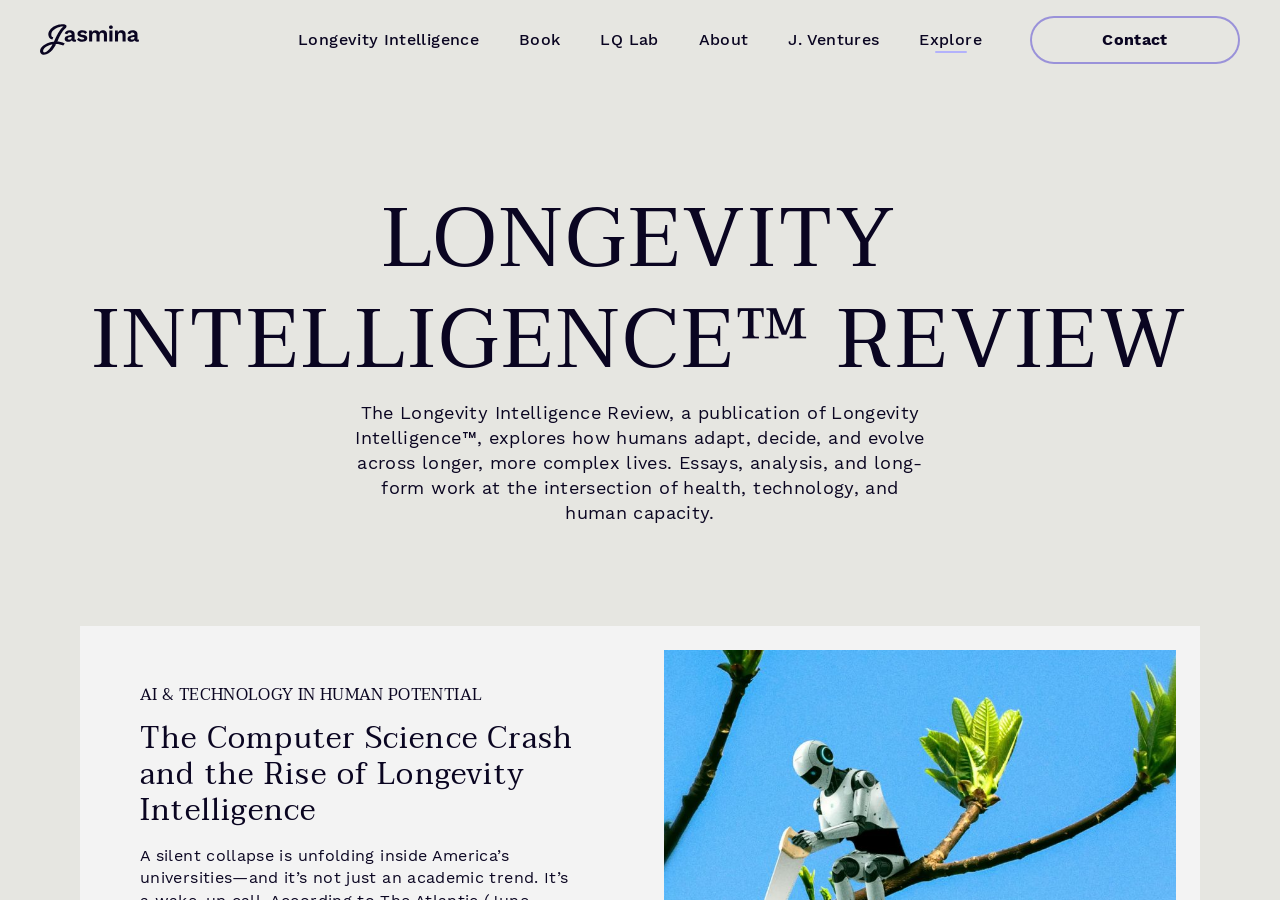
<file: the-intelligence-report/index.html>
<!DOCTYPE html><html class="is-loading" lang="en" style="--cursor-x: 0.5; --cursor-y: 0.5;" data-direction="down"><head><title>Jasmina Denner</title><meta charset="utf-8"><meta name="theme-color" content="#000000"><meta name="viewport" content="width=device-width, initial-scale=1"><meta name="description" content="Jasmina Denner, PhD, is a scientist, investor, athlete, and founder of Longevity Intelligence™. Working where health, technology, and human potential converge."><meta property="og:type" content="website"><meta property="og:url" content="https://jasminadenner.com/the-intelligence-report/"><meta property="og:title" content="Jasmina Denner"><meta property="og:description" content="Jasmina Denner, PhD, is a scientist, investor, athlete, and founder of Longevity Intelligence™. Working where health, technology, and human potential converge."><meta name="twitter:card" content="summary_large_image"><meta name="twitter:url" content="https://jasminadenner.com/the-intelligence-report/"><meta name="twitter:title" content="Jasmina Denner"><meta name="twitter:description" content="Jasmina Denner, PhD, is a scientist, investor, athlete, and founder of Longevity Intelligence™. Working where health, technology, and human potential converge."><meta name="keywords" content="longevity, health, wellness, intelligence, jasmina, denner, jasmina denner, longevity intelligence, healthy living, life extension, future, world"><meta property="og:keywords" content="longevity, health, wellness, intelligence, jasmina, denner, jasmina denner, longevity intelligence, healthy living, life extension, future, world"><meta name="twitter:keywords" content="longevity, health, wellness, intelligence, jasmina, denner, jasmina denner, longevity intelligence, healthy living, life extension, future, world"><link rel="canonical" href="https://jasminadenner.com/the-intelligence-report/"><meta property="og:image" content="/__external__/jd-cms.onrender.com/uploads/social_83c2d26f6a.jpg"><meta name="twitter:image" content="/__external__/jd-cms.onrender.com/uploads/social_83c2d26f6a.jpg"><link ref="preload" as="font/woff2" crossorigin="anonymous" href="/assets/fonts/fd710497da6f571fc11f.woff2"><link ref="preload" as="font/woff2" crossorigin="anonymous" href="/assets/fonts/db95a98e2b04a0c5f787.woff2"><link ref="preload" as="font/woff2" crossorigin="anonymous" href="/assets/fonts/77e4591e6c6bb90817d5.woff2"><link ref="preload" as="font/woff2" crossorigin="anonymous" href="/assets/fonts/e76c1e332ec883024699.woff2"><link ref="preload" as="font/woff2" crossorigin="anonymous" href="/assets/fonts/e4e92733bfc1a391e5c7.woff2"><link ref="preload" as="font/woff2" crossorigin="anonymous" href="/assets/fonts/0eff6bba3376806ce6e3.woff2"><link ref="preload" as="font/woff2" crossorigin="anonymous" href="/assets/fonts/960e890cb970d849a8fc.woff2"><link ref="preload" as="font/woff2" crossorigin="anonymous" href="/assets/fonts/64a0dc6afe9fc2c2aa75.woff2"><link rel="preload" fetchpriority="high" as="image" href="/assets/images/13cf611da58a009b03d2.png" type="image/png"><link rel="preload" fetchpriority="high" as="image" href="/assets/images/13cf611da58a009b03d2.png" type="image/png"><link ref="preload" as="font/woff2" crossorigin="anonymous" href="/assets/fonts/e76c1e332ec883024699.woff2"><link rel="preload" href="/assets/css/main.297c4bd9b5d865065d9d.css" as="style"><link rel="stylesheet" href="/assets/css/main.297c4bd9b5d865065d9d.css" as="text/css" data-keep-asset=""><script type="application/ld+json">{
  "@context": "https://schema.org",
  "@type": "Article",
  "mainEntityOfPage": {
    "@type": "WebPage",
    "@id": "https://jasminadenner.com/the-intelligence-report/"
  },
  "headline": "Jasmina Denner",
  "description": "Jasmina Denner, PhD, is a scientist, investor, athlete, and founder of Longevity Intelligence™. Working where health, technology, and human potential converge.",
  "author": {
    "@type": "Person",
    "name": "Jasmina Denner",
    "url": "https://jasminadenner.com/about"
  },
  "publisher": {
    "@type": "Organization",
    "name": "Jasmina Denner",
    "logo": {
      "@type": "ImageObject",
      "url": "/assets/static/social.jpg"
    }
  },
  "datePublished": "2026-09-16",
  "image": [
    "/assets/static/social.jpg"
  ]
}
</script><script type="application/ld+json">{
  "@context": "https://schema.org",
  "@graph": [
    {
      "@type": "Organization",
      "@id": "https://jasminadenner.com/#organization",
      "name": "J. Ventures",
      "url": "https://jasminadenner.com",
      "founder": { "@id": "https://jasminadenner.com/#person" },
      "sameAs": [
        "https://longevityintelligence.ai",
        "https://longevityintelligence.com"
      ]
    },
    {
      "@type": "Person",
      "@id": "https://jasminadenner.com/#person",
      "name": "Jasmina Denner",
      "honorificSuffix": "Ph.D.",
      "jobTitle": "Founder",
      "worksFor": { "@id": "https://jasminadenner.com/#organization" },
      "url": "https://jasminadenner.com",
      "description": "Founder of J. Ventures and developer of the Longevity Intelligence framework for adaptive human capacity."
    },
    {
      "@type": "CreativeWork",
      "@id": "https://longevityintelligence.ai/#framework",
      "name": "Longevity Intelligence",
      "alternativeHeadline": "A Framework for Adaptive Human Capacity",
      "creator": { "@id": "https://jasminadenner.com/#person" },
      "publisher": { "@id": "https://jasminadenner.com/#organization" },
      "url": "https://longevityintelligence.ai",
      "description": "The framework by Jasmina Denner, Ph.D. for adaptive human capacity in biological, digital, and social domains of AI-shaped lives."
    }
  ]
}
</script><link rel="manifest" href="/manifest.json" crossorigin="use-credentials" /><meta name="apple-mobile-web-app-capable" content="yes">
<link rel="icon" type="image/png" sizes="196x196" href="/icons/favicon-196.png">
<link rel="apple-touch-icon" href="/icons/apple-icon-180.png">
<meta name="msapplication-square70x70logo" content="/icons/mstile-icon-128.png">
<meta name="msapplication-square150x150logo" content="/icons/mstile-icon-270.png">
<meta name="msapplication-square310x310logo" content="/icons/mstile-icon-558.png">
<meta name="msapplication-wide310x150logo" content="/icons/mstile-icon-558-270.png">
<script>
  if ('serviceWorker' in navigator) {
    navigator.serviceWorker.getRegistrations().then(function (registrations) {
      for (let registration of registrations) {
        registration.unregister().then(() => {
          console.log('Service worker unregistered');
        });
      }
    });
  }
</script></head><body class="light-theme-page"><div class="wrapper" data-scroll-wrapper="" id="top"><div class="page-holder relative" data-scroller=""><header class="fixed  top-0 left-0 w-full text-white z-3" data-header=""><div class="container flex items-center py-16 header__container"><div class="w-1/5"><a class="header-logo" href="/"><svg class="w-[9.9rem] h-auto" width="194" height="61" viewBox="0 0 194 61" fill="none" xmlns="http://www.w3.org/2000/svg"><path d="M25.9994 26.0916C20.2477 24.7869 21.9559 17.1505 24.5406 13.8695C27.9379 9.546 33.4209 6.78307 38.7184 5.64465C40.1579 5.33765 41.6166 5.13939 43.0946 5.06904C43.6128 5.04345 44.1374 5.04345 44.6556 5.04985C45.4234 5.05624 45.9224 5.32486 46.012 4.85158C46.0696 4.55738 44.0734 6.36096 43.696 6.73191C42.7043 7.69765 41.7638 8.71457 40.8745 9.77625C37.618 13.6648 35.1548 18.1482 32.9411 22.6891C28.7249 31.336 25.5003 40.6481 19.288 48.163C17.8357 49.9155 16.217 51.508 14.3744 52.8447C12.8645 53.9447 10.011 55.8698 8.02768 55.6012C5.09744 55.1983 6.07632 51.0475 7.15117 49.2951C8.68026 46.8136 11.2458 45.01 13.7794 43.6733C23.5618 38.512 35.4683 37.1817 45.5577 42.1575L48.5584 38.1091C36.1784 32.0012 20.7467 33.6257 9.00655 40.6162C3.86265 43.6797 -3.04708 50.862 1.45704 57.2065C5.12303 62.3614 12.391 60.0334 16.7864 57.3408C28.5265 50.1521 32.9667 35.6211 38.6672 23.9299C40.3371 20.5018 42.1924 17.1568 44.4637 14.0933C45.513 12.6735 46.6454 11.2984 47.893 10.0449C49.2301 8.70817 50.9384 7.53776 51.6293 5.68941C54.3357 -1.54409 40.4394 0.406593 37.1317 1.11651C29.6654 2.72182 21.4889 7.06448 17.7653 14.0102C14.2976 20.4826 16.7928 28.8865 24.4127 30.6133L25.993 26.0916H25.9994Z" fill="currentColor"></path><path d="M61.9187 20.5892C61.9187 19.3421 61.5604 18.3699 60.8502 17.6728C60.1401 16.9757 59.1996 16.6303 58.0415 16.6303C56.9667 16.6303 56.0262 16.9053 55.2137 17.4553C54.4011 18.0054 53.8061 18.92 53.4287 20.1991L48.3359 18.6321C48.8286 16.7198 49.9098 15.1785 51.5797 14.0209C53.2495 12.8633 55.4888 12.2812 58.3039 12.2812C60.2168 12.2812 61.8867 12.5818 63.3134 13.1766C64.7337 13.7714 65.847 14.6668 66.6467 15.8564C67.4465 17.046 67.8431 18.5426 67.8431 20.3398V29.1722C67.8431 30.2723 68.3677 30.8287 69.4106 30.8287C69.9032 30.8287 70.3703 30.7583 70.8053 30.6112L70.4599 34.3079C69.7049 34.6853 68.7644 34.8707 67.632 34.8707C66.6147 34.8707 65.6998 34.6981 64.8873 34.3463C64.0748 34.0009 63.435 33.4701 62.9743 32.7602C62.5073 32.0503 62.2769 31.1549 62.2769 30.0804V29.9077L63.3198 29.735C63.1471 30.8351 62.6672 31.7752 61.8803 32.5427C61.0997 33.3102 60.1465 33.8986 59.0268 34.3079C57.9072 34.7109 56.7556 34.9155 55.5656 34.9155C54.0876 34.9155 52.8081 34.6917 51.7332 34.2376C50.6584 33.7899 49.833 33.1311 49.2508 32.2549C48.6686 31.3851 48.3807 30.3106 48.3807 29.0315C48.3807 27.407 48.9053 26.0767 49.9482 25.047C50.9911 24.0173 52.4882 23.3138 54.4331 22.9364L62.616 21.28L62.5713 24.9766L57.3442 26.0191C56.3589 26.2238 55.6103 26.4924 55.1049 26.825C54.5995 27.1576 54.3436 27.7012 54.3436 28.4559C54.3436 29.2106 54.6123 29.735 55.1497 30.1124C55.6871 30.4897 56.3333 30.6752 57.0883 30.6752C57.6961 30.6752 58.2911 30.6048 58.8733 30.4577C59.4555 30.3106 59.9737 30.0804 60.4408 29.7606C60.9078 29.4408 61.2661 29.0059 61.5284 28.4559C61.7907 27.9059 61.9187 27.2343 61.9187 26.4541V20.5764V20.5892Z" fill="currentColor"></path><path d="M82.9698 34.9091C80.7625 34.9091 78.7536 34.519 76.9366 33.7323C75.1196 32.9457 73.6481 31.8456 72.5156 30.4258L75.9577 26.9465C76.6551 27.989 77.5828 28.846 78.7472 29.5176C79.9052 30.1827 81.2871 30.5153 82.8802 30.5153C84.0126 30.5153 84.9211 30.349 85.5993 30.0164C86.2839 29.6839 86.623 29.153 86.623 28.4303C86.623 27.9634 86.463 27.5669 86.1431 27.2343C85.8232 26.9017 85.1835 26.6331 84.2302 26.4285L80.3978 25.6418C77.8707 25.1174 76.0793 24.3307 75.0236 23.269C73.9616 22.2073 73.4369 20.8387 73.4369 19.1566C73.4369 17.967 73.7952 16.8478 74.5054 15.8053C75.2155 14.7628 76.284 13.9121 77.7043 13.2598C79.1247 12.6074 80.8969 12.2812 83.0146 12.2812C85.1323 12.2812 87.0836 12.6202 88.6959 13.3046C90.3082 13.9889 91.575 14.993 92.5027 16.3297L88.9326 19.809C88.2928 18.792 87.4611 18.0182 86.431 17.4809C85.401 16.9437 84.3197 16.6751 83.1873 16.6751C82.3748 16.6751 81.6774 16.7646 81.0952 16.9373C80.513 17.11 80.0779 17.353 79.79 17.6536C79.5021 17.9606 79.355 18.3443 79.355 18.8048C79.355 19.2653 79.5597 19.6682 79.9628 20.0008C80.3658 20.3334 81.108 20.6148 82.1828 20.8514L86.623 21.766C88.7727 22.2009 90.3082 22.9364 91.2359 23.9661C92.1636 24.9958 92.6306 26.2366 92.6306 27.6884C92.6306 29.1402 92.2595 30.3234 91.5174 31.4107C90.7752 32.498 89.6876 33.355 88.2545 33.9817C86.8149 34.6085 85.0555 34.9155 82.9634 34.9155L82.9698 34.9091Z" fill="currentColor"></path><path d="M96.2188 34.4728V12.7083H101.574L101.791 16.6225C102.514 15.1707 103.512 14.0834 104.773 13.3607C106.033 12.638 107.434 12.2734 108.976 12.2734C110.518 12.2734 111.958 12.638 113.224 13.3607C114.485 14.0834 115.438 15.1579 116.078 16.5841C116.545 15.6248 117.165 14.8317 117.952 14.1921C118.733 13.5526 119.609 13.0729 120.563 12.7531C121.522 12.4333 122.495 12.2734 123.48 12.2734C124.901 12.2734 126.199 12.5612 127.377 13.1432C128.554 13.7253 129.488 14.5951 130.185 15.7527C130.883 16.9103 131.228 18.3941 131.228 20.1913V34.4664H125.265V21.3681C125.265 19.7756 124.92 18.6435 124.222 17.972C123.525 17.3068 122.623 16.9743 121.522 16.9743C120.652 16.9743 119.846 17.1917 119.104 17.6266C118.362 18.0615 117.786 18.7075 117.364 19.5645C116.942 20.4215 116.73 21.4896 116.73 22.7623V34.4728H110.768V21.3745C110.768 19.782 110.409 18.6499 109.699 17.9784C108.989 17.3132 108.08 16.9806 106.98 16.9806C106.225 16.9806 105.477 17.1853 104.741 17.5882C103.999 17.9976 103.391 18.6307 102.911 19.5005C102.431 20.3704 102.194 21.5152 102.194 22.9414V34.4728H96.2315H96.2188Z" fill="currentColor"></path><path d="M138.978 9.57394C137.73 9.57394 136.803 9.30532 136.188 8.76808C135.581 8.23085 135.273 7.43778 135.273 6.39529C135.273 5.3528 135.581 4.51497 136.188 3.97773C136.796 3.44049 137.724 3.17188 138.978 3.17188C140.232 3.17188 141.153 3.44049 141.767 3.97773C142.375 4.51497 142.682 5.32082 142.682 6.39529C142.682 7.46976 142.375 8.23085 141.767 8.76808C141.16 9.30532 140.225 9.57394 138.978 9.57394ZM141.94 12.7078V34.4723H135.977V12.7078H141.94Z" fill="currentColor"></path><path d="M146.957 34.4742V12.7098H152.312L152.658 19.2397L151.915 18.5426C152.261 17.1228 152.818 15.946 153.572 15.0186C154.327 14.0912 155.249 13.4005 156.336 12.9528C157.424 12.5051 158.62 12.2812 159.926 12.2812C161.435 12.2812 162.779 12.5691 163.95 13.1511C165.127 13.7331 166.055 14.6093 166.739 15.7861C167.424 16.9629 167.763 18.4339 167.763 20.2055V34.4806H161.8V21.9003C161.8 20.0456 161.435 18.7601 160.713 18.0501C159.99 17.3402 159.043 16.9821 157.885 16.9821C157.072 16.9821 156.279 17.1803 155.511 17.5705C154.743 17.9606 154.116 18.5938 153.636 19.4636C153.157 20.3334 152.92 21.4974 152.92 22.9428V34.4742H146.957Z" fill="currentColor"></path><path d="M185.106 20.5892C185.106 19.3421 184.748 18.3699 184.038 17.6728C183.328 16.9757 182.387 16.6303 181.229 16.6303C180.154 16.6303 179.214 16.9053 178.401 17.4553C177.589 18.0054 176.994 18.92 176.616 20.1991L171.523 18.6321C172.016 16.7198 173.097 15.1785 174.767 14.0209C176.437 12.8633 178.676 12.2812 181.491 12.2812C183.404 12.2812 185.074 12.5818 186.501 13.1766C187.921 13.7714 189.034 14.6668 189.834 15.8564C190.634 17.046 191.031 18.5426 191.031 20.3398V29.1722C191.031 30.2723 191.555 30.8287 192.598 30.8287C193.091 30.8287 193.558 30.7583 193.993 30.6112L193.647 34.3079C192.892 34.6853 191.952 34.8707 190.819 34.8707C189.802 34.8707 188.887 34.6981 188.075 34.3463C187.262 34.0009 186.622 33.4701 186.162 32.7602C185.695 32.0503 185.464 31.1549 185.464 30.0804V29.9077L186.507 29.735C186.335 30.8351 185.855 31.7752 185.068 32.5427C184.287 33.3102 183.334 33.8986 182.214 34.3079C181.095 34.7109 179.943 34.9155 178.753 34.9155C177.275 34.9155 175.996 34.6917 174.921 34.2376C173.846 33.7899 173.021 33.1311 172.438 32.2549C171.856 31.3851 171.568 30.3106 171.568 29.0315C171.568 27.407 172.093 26.0767 173.136 25.047C174.179 24.0173 175.676 23.3138 177.621 22.9364L185.804 21.28L185.759 24.9766L180.532 26.0191C179.546 26.2238 178.798 26.4924 178.292 26.825C177.787 27.1576 177.531 27.7012 177.531 28.4559C177.531 29.2106 177.8 29.735 178.337 30.1124C178.875 30.4897 179.521 30.6752 180.276 30.6752C180.884 30.6752 181.479 30.6048 182.061 30.4577C182.643 30.3106 183.161 30.0804 183.628 29.7606C184.095 29.4408 184.454 29.0059 184.716 28.4559C184.978 27.9059 185.106 27.2343 185.106 26.4541V20.5764V20.5892Z" fill="currentColor"></path></svg></a></div><div class="w-1/5 ml-auto flex justify-end laptop:hidden relative -top-4"><button data-menu-opener="" type="button"><span></span><span></span></button></div><div class="header-menu"><div class="lightning opacity-20 laptop:hidden" style="--power: 130%; --height: 70svh" data-scrub="data-scrub" data-repeat="data-repeat" data-from="130%" data-to="40%" data-start="top bottom"><div class="center-light grid grid-cols-2"><span class="center-light__shadow"></span><div class="h-full lightning__left"></div><div class="h-full lightning__right"></div></div></div><div class="flex-grow flex justify-center pt-[7svh] laptop:pt-0"><ul class="nav flex flex-col laptop:flex-row gap-x-40 gap-y-[1.8rem] text-[2.4rem] font-secondary laptop:font-primary laptop:text-base laptop:font-medium"><li class="laptop:hidden" data-stagger=""><a class="link link--secondary" href="/">Home</a></li><li data-stagger=""><a class="link link--secondary" href="/longevity-intelligence">Longevity Intelligence</a></li><li data-stagger=""><a class="link link--secondary" href="/book">Book</a></li><li data-stagger=""><a class="link link--secondary" href="/lab">LQ Lab</a></li><li data-stagger=""><a class="link link--secondary" href="/about/">About</a></li><li data-stagger=""><a class="link link--secondary" href="/ventures/">J. Ventures</a></li><li data-stagger=""><div class="header-nested-nav"><span class="header-nested-nav__parent link link--secondary">Explore</span><div class="header-nested-nav__subnav"><a class="link link--secondary" href="/the-intelligence-report/">The Intelligence Report </a><a class="link link--secondary" href="/the-longevity-library/">The Longevity Library</a></div></div></li></ul></div><div class="flex-shrink-0 laptop:w-1/4 laptop:flex laptop:justify-end"><div data-stagger=""><a class="btn btn--primary w-[23rem] mx-auto laptop:ml-auto laptop:w-[16.8rem]" href="/contact/">Contact</a></div><div class="mt-[8svh] laptop:hidden flex justify-center" data-stagger=""><ul class="flex flex-wrap gap-x-[2.2rem] lg:gap-x-40"><li class="social-list__item"><a class="social-list__link" href="https://www.linkedin.com/in/jasminadenner/"><svg class="svgi " aria-labelledby="symbol-linkedin-desc-cd" role="group">
                  <desc id="symbol-linkedin-desc-cd">linkedin icon</desc>
                  <use xlink:href="#svg-linkedin"></use>
              </svg></a></li><li class="social-list__item"><a class="social-list__link" href="https://x.com/JasminaDenner"><svg class="svgi " aria-labelledby="symbol-twitter-desc-ce" role="group">
                  <desc id="symbol-twitter-desc-ce">twitter icon</desc>
                  <use xlink:href="#svg-twitter"></use>
              </svg></a></li><li class="social-list__item"><a class="social-list__link" href="https://www.instagram.com/jasminadenner/"><svg class="svgi " aria-labelledby="symbol-instagram-desc-cf" role="group">
                  <desc id="symbol-instagram-desc-cf">instagram icon</desc>
                  <use xlink:href="#svg-instagram"></use>
              </svg></a></li></ul></div></div></div></div></header><div class="flex flex-col min-h-screen" data-transitions-container="" data-animation="fade"><main class="main"><section class="container laptop:px-80 pt-120 laptop:pt-190 pb-40 md:pb-100 text-center "><h1 class="mb-8 uppercase" data-animation="moveUp">Longevity Intelligence™ Review</h1><p class="mb-0 max-w-[58rem] mx-auto" data-animation="moveUp">The Longevity Intelligence Review, a publication of Longevity Intelligence™, explores how humans adapt, decide, and evolve across longer, more complex lives. Essays, analysis, and long-form work at the intersection of health, technology, and human capacity.</p></section><div class="relative laptop:px-80" data-component="posts-filter"><div class="pb-24 border-b border-purple-light" data-animation="moveUp"><div data-post="featured" data-post-categories="[&quot;AI-and-tech-in-human-potential&quot;]"><a class="md:grid md:grid-cols-2 relative group overflow-hidden block bg-gray" href="/the-intelligence-report/The-Computer-Science-Crash-and-the-Rise-of-Longevity-Intelligence/"><div class="p-16 md:p-24 md:order-last w-full h-full flex"><div class="relative overflow-hidden w-full h-full"><div class="h-full" data-animation="parallax" data-scroll-speed="0.5" data-start="top bottom" data-end="bottom top" data-transition-ignore=""><picture class="w-full h-auto flex h-full" style="--aspect: 1.4444444444444444"><source media="(min-width: 1000px)" data-srcset="/__external__/jd-cms.onrender.com/uploads/large_20250626_Post_B09_X10_WB_The_Computer_Science_Crash_and_the_Rise_of_Longevity_Intelligence_ede0686ea0.jpg"><source media="(min-width: 600px)" data-srcset="/__external__/jd-cms.onrender.com/uploads/medium_20250626_Post_B09_X10_WB_The_Computer_Science_Crash_and_the_Rise_of_Longevity_Intelligence_ede0686ea0.jpg"><source media="(min-width: 0px)" data-srcset="/__external__/jd-cms.onrender.com/uploads/small_20250626_Post_B09_X10_WB_The_Computer_Science_Crash_and_the_Rise_of_Longevity_Intelligence_ede0686ea0.jpg"><img class="block w-full w-full h-full object-cover opacity-0" data-component="lazyload" data-src="/__external__/jd-cms.onrender.com/uploads/small_20250626_Post_B09_X10_WB_The_Computer_Science_Crash_and_the_Rise_of_Longevity_Intelligence_ede0686ea0.jpg" data-src-hidpi="/__external__/jd-cms.onrender.com/uploads/medium_20250626_Post_B09_X10_WB_The_Computer_Science_Crash_and_the_Rise_of_Longevity_Intelligence_ede0686ea0.jpg" alt="image description" width="3900" height="2700" draggable="false"></picture></div></div></div><div class="pb-24 px-16 md:p-40 laptop:p-60 relative z-2"><div class="uppercase text-base mb-16 leading-small font-secondary"><span class="post-category">AI &amp; Technology in Human Potential</span></div><h3 class="mb-16 underline-title leading-small"><span>The Computer Science Crash and the Rise of Longevity Intelligence</span></h3><p class="mb-0 laptop:mb-8 text-base">A silent collapse is unfolding inside America’s universities—and it’s not just an academic trend. It’s a wake-up call.

According to The Atlantic (June 2025), computer science enrollments are falling by 20–25% at several top institutions. After years of explosive growth, the CS boom is slowing fast. Why?

Because AI is writing the code now.</p><div class="justify-end pb-16 hidden laptop:flex"><svg class="svgi post-hover-arrow" aria-labelledby="symbol-arrow-right-long-desc-cg" role="group">
                  <desc id="symbol-arrow-right-long-desc-cg">arrow-right-long icon</desc>
                  <use xlink:href="#svg-arrow-right-long"></use>
              </svg></div></div></a></div></div><div class="pb-24 pt-40 relative z-4 px-16 lg:px-24 laptop:flex" data-component="filter" data-animation="moveUp"><div class="px-16 md:px-[2.4rem] md:flex md:justify-between md:items-center laptop:hidden"><div class="flex justify-center  mb-30 md:mb-0" data-component="dropdown"><div class="h5 mb-0 flex items-center cursor-pointer" data-dropdown-opener=""><span>Pick category</span><svg class="svgi !w-[0.75em] !h-[0.75em] object-contain ml-15" aria-labelledby="symbol-arrow-down-desc-ch" role="group">
                  <desc id="symbol-arrow-down-desc-ch">arrow-down icon</desc>
                  <use xlink:href="#svg-arrow-down"></use>
              </svg></div><div data-dropdown-content=""><a class="link link--secondary is-active" href="/the-intelligence-report/" data-category="all">All Posts</a><a class="link link--secondary" href="/the-intelligence-report/social-connection-and-longevity/" data-category="social-connection-and-longevity">Social Connection &amp; Longevity</a><a class="link link--secondary" href="/the-intelligence-report/personal-identity-and-purpose/" data-category="personal-identity-and-purpose">Personal Identity &amp; Purpose</a><a class="link link--secondary" href="/the-intelligence-report/values-and-ethics/" data-category="values-and-ethics">Values &amp; Ethics</a><a class="link link--secondary" href="/the-intelligence-report/public-health-and-policy/" data-category="public-health-and-policy">Public Health &amp; Policy</a><a class="link link--secondary" href="/the-intelligence-report/AI-and-tech-in-human-potential/" data-category="AI-and-tech-in-human-potential">AI &amp; Technology in Human Potential</a><a class="link link--secondary" href="/the-intelligence-report/mental-and-cognitive-health/" data-category="mental-and-cognitive-health">Mental &amp; Cognitive Health</a><a class="link link--secondary" href="/the-intelligence-report/body-wellness-and-health/" data-category="body-wellness-and-health">Body Wellness &amp; Health</a><a class="link link--secondary" href="/the-intelligence-report/career-and-skills-for-longevity/" data-category="career-and-skills-for-longevity">Career &amp; Skills for Longevity</a><a class="link link--secondary" href="/the-intelligence-report/longevity-medicine-and-biotech/" data-category="longevity-medicine-and-biotech">Longevity Medicine &amp; Biotech</a><a class="link link--secondary" href="/the-intelligence-report/economics-of-longevity/" data-category="economics-of-longevity">Economics of Longevity</a></div></div><p class="mb-0 text-[3rem] font-secondary tracking-tighter laptop:hidden text-center">All Posts</p></div><div class="flex-wrap gap-x-30 laptop:gap-x-[4.8rem] items-center laptop:pr-20 hidden laptop:flex"><a class="h5 mb-0 flex-shrink-0 primary-category is-active" href="/the-intelligence-report/" data-category="all">All Posts</a></div><div class="ml-auto hidden laptop:block" data-component="dropdown"><div class="h5 mb-0 flex items-center cursor-pointer" data-dropdown-opener=""><span>Categories</span><svg class="svgi !w-[0.75em] !h-[0.75em] object-contain ml-15" aria-labelledby="symbol-arrow-down-desc-ci" role="group">
                  <desc id="symbol-arrow-down-desc-ci">arrow-down icon</desc>
                  <use xlink:href="#svg-arrow-down"></use>
              </svg></div><div data-dropdown-content=""><a class="link link--secondary" href="/the-intelligence-report/social-connection-and-longevity/" data-category="social-connection-and-longevity">Social Connection &amp; Longevity</a><a class="link link--secondary" href="/the-intelligence-report/personal-identity-and-purpose/" data-category="personal-identity-and-purpose">Personal Identity &amp; Purpose</a><a class="link link--secondary" href="/the-intelligence-report/values-and-ethics/" data-category="values-and-ethics">Values &amp; Ethics</a><a class="link link--secondary" href="/the-intelligence-report/public-health-and-policy/" data-category="public-health-and-policy">Public Health &amp; Policy</a><a class="link link--secondary" href="/the-intelligence-report/AI-and-tech-in-human-potential/" data-category="AI-and-tech-in-human-potential">AI &amp; Technology in Human Potential</a><a class="link link--secondary" href="/the-intelligence-report/mental-and-cognitive-health/" data-category="mental-and-cognitive-health">Mental &amp; Cognitive Health</a><a class="link link--secondary" href="/the-intelligence-report/body-wellness-and-health/" data-category="body-wellness-and-health">Body Wellness &amp; Health</a><a class="link link--secondary" href="/the-intelligence-report/career-and-skills-for-longevity/" data-category="career-and-skills-for-longevity">Career &amp; Skills for Longevity</a><a class="link link--secondary" href="/the-intelligence-report/longevity-medicine-and-biotech/" data-category="longevity-medicine-and-biotech">Longevity Medicine &amp; Biotech</a><a class="link link--secondary" href="/the-intelligence-report/economics-of-longevity/" data-category="economics-of-longevity">Economics of Longevity</a></div></div></div><div data-component="load-more" data-animation="moveUp"><div class="md:grid md:grid-cols-2 lg:grid-cols-3 border-b border-purple-light" data-posts-block=""><article data-post="" data-post-categories="[&quot;AI-and-tech-in-human-potential&quot;]"><a class="py-24 px-16 lg:px-24 block group" href="/the-intelligence-report/From-Surveillance-to-Sovereignty/"><div class="mb-16 aspect-[378/260] overflow-hidden bg-gradient-to-b from-secondary-purple to-blue"><picture class="w-full h-auto flex h-full" style="--aspect: 1.4444444444444444"><source media="(min-width: 1000px)" data-srcset="/__external__/jd-cms.onrender.com/uploads/large_20250626_B09_X11_WB_From_Surveillance_to_Sovereignty_5306e5220e.jpg"><source media="(min-width: 600px)" data-srcset="/__external__/jd-cms.onrender.com/uploads/medium_20250626_B09_X11_WB_From_Surveillance_to_Sovereignty_5306e5220e.jpg"><source media="(min-width: 0px)" data-srcset="/__external__/jd-cms.onrender.com/uploads/small_20250626_B09_X11_WB_From_Surveillance_to_Sovereignty_5306e5220e.jpg"><img class="block w-full w-full h-full object-cover  opacity-0" data-component="lazyload" data-src="/__external__/jd-cms.onrender.com/uploads/small_20250626_B09_X11_WB_From_Surveillance_to_Sovereignty_5306e5220e.jpg" data-src-hidpi="/__external__/jd-cms.onrender.com/uploads/medium_20250626_B09_X11_WB_From_Surveillance_to_Sovereignty_5306e5220e.jpg" alt="image description" width="3900" height="2700" draggable="false"></picture></div><div class="uppercase text-base mb-16 leading-small font-secondary"><span class="post-category">AI &amp; Technology in Human Potential</span></div><h3 class="h5 mb-8 underline-title leading-small"><span>From Surveillance to Sovereignty</span></h3><p class="mb-0 laptop:mb-8">How Blockchain + AI Will Revolutionize Longevity—and Put Your Health Data Back in Your Hands

Let’s start with the fear: You’ve lived a life, tracked your steps, logged your meals, taken your meds, uploaded your labs—and now your data is working against you.

Your insurance rates rise. Your coverage is questioned. Your personal history—deeply human and deeply contextual—is treated like a pricing algorithm.</p><div class="justify-end pb-16 hidden laptop:flex"><svg class="svgi post-hover-arrow" aria-labelledby="symbol-arrow-right-long-desc-cj" role="group">
                  <desc id="symbol-arrow-right-long-desc-cj">arrow-right-long icon</desc>
                  <use xlink:href="#svg-arrow-right-long"></use>
              </svg></div></a></article><article data-post="" data-post-categories="[&quot;body-wellness-and-health&quot;,&quot;longevity-medicine-and-biotech&quot;]"><a class="py-24 px-16 lg:px-24 block group" href="/the-intelligence-report/the-aesthetics-of-aging/"><div class="mb-16 aspect-[378/260] overflow-hidden bg-gradient-to-b from-secondary-purple to-blue"><picture class="w-full h-auto flex h-full" style="--aspect: 1.4444444444444444"><source media="(min-width: 1000px)" data-srcset="/__external__/jd-cms.onrender.com/uploads/large_20260915_Post_B13_X06_WB_PERSONAL_4_The_New_Face_of_Longevity_Beauty_Aging_and_the_Rise_of_Aesthetic_Integrity_3005595a73.jpg"><source media="(min-width: 600px)" data-srcset="/__external__/jd-cms.onrender.com/uploads/medium_20260915_Post_B13_X06_WB_PERSONAL_4_The_New_Face_of_Longevity_Beauty_Aging_and_the_Rise_of_Aesthetic_Integrity_3005595a73.jpg"><source media="(min-width: 0px)" data-srcset="/__external__/jd-cms.onrender.com/uploads/small_20260915_Post_B13_X06_WB_PERSONAL_4_The_New_Face_of_Longevity_Beauty_Aging_and_the_Rise_of_Aesthetic_Integrity_3005595a73.jpg"><img class="block w-full w-full h-full object-cover  opacity-0" data-component="lazyload" data-src="/__external__/jd-cms.onrender.com/uploads/small_20260915_Post_B13_X06_WB_PERSONAL_4_The_New_Face_of_Longevity_Beauty_Aging_and_the_Rise_of_Aesthetic_Integrity_3005595a73.jpg" data-src-hidpi="/__external__/jd-cms.onrender.com/uploads/medium_20260915_Post_B13_X06_WB_PERSONAL_4_The_New_Face_of_Longevity_Beauty_Aging_and_the_Rise_of_Aesthetic_Integrity_3005595a73.jpg" alt="image description" width="3900" height="2700" draggable="false"></picture></div><div class="uppercase text-base mb-16 leading-small font-secondary"><span class="post-category">Body Wellness &amp; Health</span><span class="post-category">Longevity Medicine &amp; Biotech</span></div><h3 class="h5 mb-8 underline-title leading-small"><span>The New Face of Longevity: Beauty, Aging, and the Rise of Aesthetic Integrity</span></h3><p class="mb-0 laptop:mb-8">Rethinking beauty, aging, and aesthetic choices in the longevity era.</p><div class="justify-end pb-16 hidden laptop:flex"><svg class="svgi post-hover-arrow" aria-labelledby="symbol-arrow-right-long-desc-ck" role="group">
                  <desc id="symbol-arrow-right-long-desc-ck">arrow-right-long icon</desc>
                  <use xlink:href="#svg-arrow-right-long"></use>
              </svg></div></a></article><article data-post="" data-post-categories="[&quot;personal-identity-and-purpose&quot;]"><a class="py-24 px-16 lg:px-24 block group" href="/the-intelligence-report/The-End-of-History-Illusion/"><div class="mb-16 aspect-[378/260] overflow-hidden bg-gradient-to-b from-secondary-purple to-blue"><picture class="w-full h-auto flex h-full" style="--aspect: 1.4444444444444444"><source media="(min-width: 1000px)" data-srcset="/__external__/jd-cms.onrender.com/uploads/large_20250626_Post_B09_X09_WB_The_End_of_History_Illusion_a88be254ba.jpg"><source media="(min-width: 600px)" data-srcset="/__external__/jd-cms.onrender.com/uploads/medium_20250626_Post_B09_X09_WB_The_End_of_History_Illusion_a88be254ba.jpg"><source media="(min-width: 0px)" data-srcset="/__external__/jd-cms.onrender.com/uploads/small_20250626_Post_B09_X09_WB_The_End_of_History_Illusion_a88be254ba.jpg"><img class="block w-full w-full h-full object-cover  opacity-0" data-component="lazyload" data-src="/__external__/jd-cms.onrender.com/uploads/small_20250626_Post_B09_X09_WB_The_End_of_History_Illusion_a88be254ba.jpg" data-src-hidpi="/__external__/jd-cms.onrender.com/uploads/medium_20250626_Post_B09_X09_WB_The_End_of_History_Illusion_a88be254ba.jpg" alt="image description" width="3900" height="2700" draggable="false"></picture></div><div class="uppercase text-base mb-16 leading-small font-secondary"><span class="post-category">Personal Identity &amp; Purpose</span></div><h3 class="h5 mb-8 underline-title leading-small"><span>The End of History Illusion</span></h3><p class="mb-0 laptop:mb-8">Why You’re Not Done Becoming—Even If You Think You Are
We’ve all felt it: “This is who I am now. I’ve figured myself out.”
It feels stable, satisfying… final. But psychology tells us something else: That’s an illusion. A powerful one. And it has a name.</p><div class="justify-end pb-16 hidden laptop:flex"><svg class="svgi post-hover-arrow" aria-labelledby="symbol-arrow-right-long-desc-cl" role="group">
                  <desc id="symbol-arrow-right-long-desc-cl">arrow-right-long icon</desc>
                  <use xlink:href="#svg-arrow-right-long"></use>
              </svg></div></a></article><article data-post="" data-post-categories="[&quot;personal-identity-and-purpose&quot;]"><a class="py-24 px-16 lg:px-24 block group" href="/the-intelligence-report/Poetical-Science-in-the-Age-of-Longevity/"><div class="mb-16 aspect-[378/260] overflow-hidden bg-gradient-to-b from-secondary-purple to-blue"><picture class="w-full h-auto flex h-full" style="--aspect: 1.4444444444444444"><source media="(min-width: 1000px)" data-srcset="/__external__/jd-cms.onrender.com/uploads/large_20250626_Post_B09_X07_WB_Poetical_Science_in_the_Age_of_Longevity_f9e6d3d815.jpg"><source media="(min-width: 600px)" data-srcset="/__external__/jd-cms.onrender.com/uploads/medium_20250626_Post_B09_X07_WB_Poetical_Science_in_the_Age_of_Longevity_f9e6d3d815.jpg"><source media="(min-width: 0px)" data-srcset="/__external__/jd-cms.onrender.com/uploads/small_20250626_Post_B09_X07_WB_Poetical_Science_in_the_Age_of_Longevity_f9e6d3d815.jpg"><img class="block w-full w-full h-full object-cover  opacity-0" data-component="lazyload" data-src="/__external__/jd-cms.onrender.com/uploads/small_20250626_Post_B09_X07_WB_Poetical_Science_in_the_Age_of_Longevity_f9e6d3d815.jpg" data-src-hidpi="/__external__/jd-cms.onrender.com/uploads/medium_20250626_Post_B09_X07_WB_Poetical_Science_in_the_Age_of_Longevity_f9e6d3d815.jpg" alt="image description" width="3900" height="2700" draggable="false"></picture></div><div class="uppercase text-base mb-16 leading-small font-secondary"><span class="post-category">Personal Identity &amp; Purpose</span></div><h3 class="h5 mb-8 underline-title leading-small"><span>Poetical Science in the Age of Longevity</span></h3><p class="mb-0 laptop:mb-8">“That brain of mine is something more than merely mortal, as time will show.”
— Ada Byron, Lady Lovelace

Centuries before artificial intelligence, before personalized medicine, before the words “data scientist” meant anything at all—Ada Lovelace imagined a world no one else could see.
</p><div class="justify-end pb-16 hidden laptop:flex"><svg class="svgi post-hover-arrow" aria-labelledby="symbol-arrow-right-long-desc-cm" role="group">
                  <desc id="symbol-arrow-right-long-desc-cm">arrow-right-long icon</desc>
                  <use xlink:href="#svg-arrow-right-long"></use>
              </svg></div></a></article><article data-post="" data-post-categories="[&quot;AI-and-tech-in-human-potential&quot;]"><a class="py-24 px-16 lg:px-24 block group" href="/the-intelligence-report/Why-Curiosity-and-Critical-Thinking-Are-Your-Longevity-Superpowers/"><div class="mb-16 aspect-[378/260] overflow-hidden bg-gradient-to-b from-secondary-purple to-blue"><picture class="w-full h-auto flex h-full" style="--aspect: 1.4444444444444444"><source media="(min-width: 1000px)" data-srcset="/__external__/jd-cms.onrender.com/uploads/large_20250626_B09_X12_WB_Why_Curiosity_and_Critical_Thinking_Are_Your_Longevity_Superpowers_f605867b96.jpg"><source media="(min-width: 600px)" data-srcset="/__external__/jd-cms.onrender.com/uploads/medium_20250626_B09_X12_WB_Why_Curiosity_and_Critical_Thinking_Are_Your_Longevity_Superpowers_f605867b96.jpg"><source media="(min-width: 0px)" data-srcset="/__external__/jd-cms.onrender.com/uploads/small_20250626_B09_X12_WB_Why_Curiosity_and_Critical_Thinking_Are_Your_Longevity_Superpowers_f605867b96.jpg"><img class="block w-full w-full h-full object-cover  opacity-0" data-component="lazyload" data-src="/__external__/jd-cms.onrender.com/uploads/small_20250626_B09_X12_WB_Why_Curiosity_and_Critical_Thinking_Are_Your_Longevity_Superpowers_f605867b96.jpg" data-src-hidpi="/__external__/jd-cms.onrender.com/uploads/medium_20250626_B09_X12_WB_Why_Curiosity_and_Critical_Thinking_Are_Your_Longevity_Superpowers_f605867b96.jpg" alt="image description" width="3900" height="2700" draggable="false"></picture></div><div class="uppercase text-base mb-16 leading-small font-secondary"><span class="post-category">AI &amp; Technology in Human Potential</span></div><h3 class="h5 mb-8 underline-title leading-small"><span>Why Curiosity And Critical Thinking Are Your Longevity Superpowers</span></h3><p class="mb-0 laptop:mb-8">Digital Health Demands a New Kind of Intelligence

In an era where AI can personalize your meal plan, influencers recommend daily biohacks, and longevity advice spreads at the speed of a swipe, one thing has never been more urgent: your ability to think clearly and skeptically.</p><div class="justify-end pb-16 hidden laptop:flex"><svg class="svgi post-hover-arrow" aria-labelledby="symbol-arrow-right-long-desc-cn" role="group">
                  <desc id="symbol-arrow-right-long-desc-cn">arrow-right-long icon</desc>
                  <use xlink:href="#svg-arrow-right-long"></use>
              </svg></div></a></article><article data-post="" data-post-categories="[&quot;AI-and-tech-in-human-potential&quot;]"><a class="py-24 px-16 lg:px-24 block group" href="/the-intelligence-report/Is-Technology-Our-Greatest-Ally-or-a-Frenemy-to-Human-Longevity/"><div class="mb-16 aspect-[378/260] overflow-hidden bg-gradient-to-b from-secondary-purple to-blue"><picture class="w-full h-auto flex h-full" style="--aspect: 1.4444444444444444"><source media="(min-width: 1000px)" data-srcset="/__external__/jd-cms.onrender.com/uploads/large_20250616_Post_B07_X49_Is_Technology_Our_Greatest_Ally_or_a_Frenemy_to_Human_Longevity_d3fa2bf5f4.jpg"><source media="(min-width: 600px)" data-srcset="/__external__/jd-cms.onrender.com/uploads/medium_20250616_Post_B07_X49_Is_Technology_Our_Greatest_Ally_or_a_Frenemy_to_Human_Longevity_d3fa2bf5f4.jpg"><source media="(min-width: 0px)" data-srcset="/__external__/jd-cms.onrender.com/uploads/small_20250616_Post_B07_X49_Is_Technology_Our_Greatest_Ally_or_a_Frenemy_to_Human_Longevity_d3fa2bf5f4.jpg"><img class="block w-full w-full h-full object-cover  opacity-0" data-component="lazyload" data-src="/__external__/jd-cms.onrender.com/uploads/small_20250616_Post_B07_X49_Is_Technology_Our_Greatest_Ally_or_a_Frenemy_to_Human_Longevity_d3fa2bf5f4.jpg" data-src-hidpi="/__external__/jd-cms.onrender.com/uploads/medium_20250616_Post_B07_X49_Is_Technology_Our_Greatest_Ally_or_a_Frenemy_to_Human_Longevity_d3fa2bf5f4.jpg" alt="image description" width="3900" height="2700" draggable="false"></picture></div><div class="uppercase text-base mb-16 leading-small font-secondary"><span class="post-category">AI &amp; Technology in Human Potential</span></div><h3 class="h5 mb-8 underline-title leading-small"><span>Is Technology Our Greatest Ally—or a Frenemy to Human Longevity?</span></h3><p class="mb-0 laptop:mb-8">We live in an extraordinary era—where technology holds the promise of longer, healthier, and more purpose-driven lives.
From AI-driven diagnostics to genomic testing and precision health apps, we’re not just tracking steps—we’re engineering health trajectories...</p><div class="justify-end pb-16 hidden laptop:flex"><svg class="svgi post-hover-arrow" aria-labelledby="symbol-arrow-right-long-desc-co" role="group">
                  <desc id="symbol-arrow-right-long-desc-co">arrow-right-long icon</desc>
                  <use xlink:href="#svg-arrow-right-long"></use>
              </svg></div></a></article><article data-post="" data-post-categories="[&quot;AI-and-tech-in-human-potential&quot;]"><a class="py-24 px-16 lg:px-24 block group" href="/the-intelligence-report/Living-Forward-by-Design-Human-Directed-Evolution-and-the-Rise-of-Longevity-Intelligence/"><div class="mb-16 aspect-[378/260] overflow-hidden bg-gradient-to-b from-secondary-purple to-blue"><picture class="w-full h-auto flex h-full" style="--aspect: 1.4444444444444444"><source media="(min-width: 1000px)" data-srcset="/__external__/jd-cms.onrender.com/uploads/large_20250616_Post_B07_X48_Living_Forward_by_Design_Human_Directed_Evolution_and_the_Rise_of_Longevity_Intelligence_ff23d6fa76.jpg"><source media="(min-width: 600px)" data-srcset="/__external__/jd-cms.onrender.com/uploads/medium_20250616_Post_B07_X48_Living_Forward_by_Design_Human_Directed_Evolution_and_the_Rise_of_Longevity_Intelligence_ff23d6fa76.jpg"><source media="(min-width: 0px)" data-srcset="/__external__/jd-cms.onrender.com/uploads/small_20250616_Post_B07_X48_Living_Forward_by_Design_Human_Directed_Evolution_and_the_Rise_of_Longevity_Intelligence_ff23d6fa76.jpg"><img class="block w-full w-full h-full object-cover  opacity-0" data-component="lazyload" data-src="/__external__/jd-cms.onrender.com/uploads/small_20250616_Post_B07_X48_Living_Forward_by_Design_Human_Directed_Evolution_and_the_Rise_of_Longevity_Intelligence_ff23d6fa76.jpg" data-src-hidpi="/__external__/jd-cms.onrender.com/uploads/medium_20250616_Post_B07_X48_Living_Forward_by_Design_Human_Directed_Evolution_and_the_Rise_of_Longevity_Intelligence_ff23d6fa76.jpg" alt="image description" width="3900" height="2700" draggable="false"></picture></div><div class="uppercase text-base mb-16 leading-small font-secondary"><span class="post-category">AI &amp; Technology in Human Potential</span></div><h3 class="h5 mb-8 underline-title leading-small"><span>Living Forward, by Design Human-Directed Evolution and the Rise of Longevity Intelligence</span></h3><p class="mb-0 laptop:mb-8">There’s a quiet revolution happening—not in labs or boardrooms, but in the minds of those asking a deceptively simple question: What if the next phase of human evolution is one we choose?</p><div class="justify-end pb-16 hidden laptop:flex"><svg class="svgi post-hover-arrow" aria-labelledby="symbol-arrow-right-long-desc-cp" role="group">
                  <desc id="symbol-arrow-right-long-desc-cp">arrow-right-long icon</desc>
                  <use xlink:href="#svg-arrow-right-long"></use>
              </svg></div></a></article><article data-post="" data-post-categories="[&quot;economics-of-longevity&quot;]"><a class="py-24 px-16 lg:px-24 block group" href="/the-intelligence-report/Flux-Fire-the-Future-Why-I-Work-on-Longevity-Intelligence/"><div class="mb-16 aspect-[378/260] overflow-hidden bg-gradient-to-b from-secondary-purple to-blue"><picture class="w-full h-auto flex h-full" style="--aspect: 1.4444444444444444"><source media="(min-width: 1000px)" data-srcset="/__external__/jd-cms.onrender.com/uploads/large_20250626_Post_B09_X06_WB_Flux_Fire_Future_Why_I_Work_on_Longevity_Intelligence_8b5d240d3c.jpg"><source media="(min-width: 600px)" data-srcset="/__external__/jd-cms.onrender.com/uploads/medium_20250626_Post_B09_X06_WB_Flux_Fire_Future_Why_I_Work_on_Longevity_Intelligence_8b5d240d3c.jpg"><source media="(min-width: 0px)" data-srcset="/__external__/jd-cms.onrender.com/uploads/small_20250626_Post_B09_X06_WB_Flux_Fire_Future_Why_I_Work_on_Longevity_Intelligence_8b5d240d3c.jpg"><img class="block w-full w-full h-full object-cover  opacity-0" data-component="lazyload" data-src="/__external__/jd-cms.onrender.com/uploads/small_20250626_Post_B09_X06_WB_Flux_Fire_Future_Why_I_Work_on_Longevity_Intelligence_8b5d240d3c.jpg" data-src-hidpi="/__external__/jd-cms.onrender.com/uploads/medium_20250626_Post_B09_X06_WB_Flux_Fire_Future_Why_I_Work_on_Longevity_Intelligence_8b5d240d3c.jpg" alt="image description" width="3900" height="2700" draggable="false"></picture></div><div class="uppercase text-base mb-16 leading-small font-secondary"><span class="post-category">Economics of Longevity</span></div><h3 class="h5 mb-8 underline-title leading-small"><span>Flux, Fire &amp; the Future: Why I Work on Longevity Intelligence™</span></h3><p class="mb-0 laptop:mb-8">“Change is the only constant.”—Heraclitus

That quote may be over 2,500 years old, but it might be the most relevant wisdom of our time.
Everything around us—and within us—is in flux. Your cells are regenerating. Your brain is rewiring. Your identity is being shaped by the technologies you use, the environments you live in, and the decisions you make—often unconsciously.</p><div class="justify-end pb-16 hidden laptop:flex"><svg class="svgi post-hover-arrow" aria-labelledby="symbol-arrow-right-long-desc-cq" role="group">
                  <desc id="symbol-arrow-right-long-desc-cq">arrow-right-long icon</desc>
                  <use xlink:href="#svg-arrow-right-long"></use>
              </svg></div></a></article><article data-post="" data-post-categories="[&quot;economics-of-longevity&quot;]"><a class="py-24 px-16 lg:px-24 block group" href="/the-intelligence-report/Outliving-What-Matters-The-Challenge-and-Opportunity-of-the-Longevity-Economy/"><div class="mb-16 aspect-[378/260] overflow-hidden bg-gradient-to-b from-secondary-purple to-blue"><picture class="w-full h-auto flex h-full" style="--aspect: 1.4444444444444444"><source media="(min-width: 1000px)" data-srcset="/__external__/jd-cms.onrender.com/uploads/large_20250616_Post_B07_X50_Outliving_What_Matters_The_Challenge_and_Opportunity_of_the_Longevity_Economy_91d366068b.jpg"><source media="(min-width: 600px)" data-srcset="/__external__/jd-cms.onrender.com/uploads/medium_20250616_Post_B07_X50_Outliving_What_Matters_The_Challenge_and_Opportunity_of_the_Longevity_Economy_91d366068b.jpg"><source media="(min-width: 0px)" data-srcset="/__external__/jd-cms.onrender.com/uploads/small_20250616_Post_B07_X50_Outliving_What_Matters_The_Challenge_and_Opportunity_of_the_Longevity_Economy_91d366068b.jpg"><img class="block w-full w-full h-full object-cover  opacity-0" data-component="lazyload" data-src="/__external__/jd-cms.onrender.com/uploads/small_20250616_Post_B07_X50_Outliving_What_Matters_The_Challenge_and_Opportunity_of_the_Longevity_Economy_91d366068b.jpg" data-src-hidpi="/__external__/jd-cms.onrender.com/uploads/medium_20250616_Post_B07_X50_Outliving_What_Matters_The_Challenge_and_Opportunity_of_the_Longevity_Economy_91d366068b.jpg" alt="image description" width="3900" height="2700" draggable="false"></picture></div><div class="uppercase text-base mb-16 leading-small font-secondary"><span class="post-category">Economics of Longevity</span></div><h3 class="h5 mb-8 underline-title leading-small"><span>Outliving What Matters - The Challenge and Opportunity of the Longevity Economy</span></h3><p class="mb-0 laptop:mb-8">“We fear outliving our health, our wealth, our friendships, our skills, our purpose, our relationships. So what are you going to do now to make sure that doesn't happen?” — Andrew J. Scott, The Longevity Imperative

Let that sink in. 
We are not just living longer. We are stretching the arc of human life into uncharted territory.</p><div class="justify-end pb-16 hidden laptop:flex"><svg class="svgi post-hover-arrow" aria-labelledby="symbol-arrow-right-long-desc-cr" role="group">
                  <desc id="symbol-arrow-right-long-desc-cr">arrow-right-long icon</desc>
                  <use xlink:href="#svg-arrow-right-long"></use>
              </svg></div></a></article></div><div class="md:grid md:grid-cols-2 lg:grid-cols-3 border-b border-purple-light" data-posts-block=""><div class="md:col-span-2 lg:col-span-3 "><div class="px-12 md:px-[15%] md:col-span-3 border-b border-purple-light -mb-1 py-40 md:py-80"><blockquote class="text-center quote-default"><p class="px-30 h3 mb-16">The goal is not to live forever, but to live well for as long as possible.</p><cite class="not-italic px-30"> Nir Barzilail</cite></blockquote></div></div><article data-post="" data-post-categories="[&quot;career-and-skills-for-longevity&quot;]"><a class="py-24 px-16 lg:px-24 block group" href="/the-intelligence-report/The-Future-Is-Female-and-So-Is-The-Longevity-Economy/"><div class="mb-16 aspect-[378/260] overflow-hidden bg-gradient-to-b from-secondary-purple to-blue"><picture class="w-full h-auto flex h-full" style="--aspect: 1.4444444444444444"><source media="(min-width: 1000px)" data-srcset="/__external__/jd-cms.onrender.com/uploads/large_20250616_Post_B07_X51_The_Future_Is_Female_and_So_Is_The_Longevity_Economy_d49b3bfd4d.jpg"><source media="(min-width: 600px)" data-srcset="/__external__/jd-cms.onrender.com/uploads/medium_20250616_Post_B07_X51_The_Future_Is_Female_and_So_Is_The_Longevity_Economy_d49b3bfd4d.jpg"><source media="(min-width: 0px)" data-srcset="/__external__/jd-cms.onrender.com/uploads/small_20250616_Post_B07_X51_The_Future_Is_Female_and_So_Is_The_Longevity_Economy_d49b3bfd4d.jpg"><img class="block w-full w-full h-full object-cover  opacity-0" data-component="lazyload" data-src="/__external__/jd-cms.onrender.com/uploads/small_20250616_Post_B07_X51_The_Future_Is_Female_and_So_Is_The_Longevity_Economy_d49b3bfd4d.jpg" data-src-hidpi="/__external__/jd-cms.onrender.com/uploads/medium_20250616_Post_B07_X51_The_Future_Is_Female_and_So_Is_The_Longevity_Economy_d49b3bfd4d.jpg" alt="image description" width="3900" height="2700" draggable="false"></picture></div><div class="uppercase text-base mb-16 leading-small font-secondary"><span class="post-category">Career &amp; Skills for Longevity</span></div><h3 class="h5 mb-8 underline-title leading-small"><span>The Future Is Female—and So Is The Longevity Economy</span></h3><p class="mb-0 laptop:mb-8">“Women, particularly older women, are the most powerful, yet underserved, consumer group in the longevity economy.”
— Joseph Coughlin, The Longevity Economy

This line hit me with clarity and fire. Not because it was surprising—but because it named a reality I’ve lived across multiple domains: as a woman navigating science, investing, entrepreneurship, and caregiving.</p><div class="justify-end pb-16 hidden laptop:flex"><svg class="svgi post-hover-arrow" aria-labelledby="symbol-arrow-right-long-desc-cs" role="group">
                  <desc id="symbol-arrow-right-long-desc-cs">arrow-right-long icon</desc>
                  <use xlink:href="#svg-arrow-right-long"></use>
              </svg></div></a></article><article data-post="" data-post-categories="[&quot;personal-identity-and-purpose&quot;]"><a class="py-24 px-16 lg:px-24 block group" href="/the-intelligence-report/The-Power-of-Less-What-Ive-Learned-About-Balance-in-Training/"><div class="mb-16 aspect-[378/260] overflow-hidden bg-gradient-to-b from-secondary-purple to-blue"><picture class="w-full h-auto flex h-full" style="--aspect: 1.4444444444444444"><source media="(min-width: 1000px)" data-srcset="/__external__/jd-cms.onrender.com/uploads/large_Pending_IGLNWB_04_B06_X00_01_29b8ffc4c0.jpg"><source media="(min-width: 600px)" data-srcset="/__external__/jd-cms.onrender.com/uploads/medium_Pending_IGLNWB_04_B06_X00_01_29b8ffc4c0.jpg"><source media="(min-width: 0px)" data-srcset="/__external__/jd-cms.onrender.com/uploads/small_Pending_IGLNWB_04_B06_X00_01_29b8ffc4c0.jpg"><img class="block w-full w-full h-full object-cover  opacity-0" data-component="lazyload" data-src="/__external__/jd-cms.onrender.com/uploads/small_Pending_IGLNWB_04_B06_X00_01_29b8ffc4c0.jpg" data-src-hidpi="/__external__/jd-cms.onrender.com/uploads/medium_Pending_IGLNWB_04_B06_X00_01_29b8ffc4c0.jpg" alt="image description" width="3900" height="2700" draggable="false"></picture></div><div class="uppercase text-base mb-16 leading-small font-secondary"><span class="post-category">Personal Identity &amp; Purpose</span></div><h3 class="h5 mb-8 underline-title leading-small"><span>The Power of Less: What I've Learned About Balance in Training</span></h3><p class="mb-0 laptop:mb-8">As a competitive fencer, I’m always searching for ways to elevate my performance while preserving my long-term health. I plan on fencing for a long time—not just as a sport, but as a way of life. And recently, I’ve had a powerful realization: more isn’t always better.</p><div class="justify-end pb-16 hidden laptop:flex"><svg class="svgi post-hover-arrow" aria-labelledby="symbol-arrow-right-long-desc-ct" role="group">
                  <desc id="symbol-arrow-right-long-desc-ct">arrow-right-long icon</desc>
                  <use xlink:href="#svg-arrow-right-long"></use>
              </svg></div></a></article><article data-post="" data-post-categories="[&quot;career-and-skills-for-longevity&quot;]"><a class="py-24 px-16 lg:px-24 block group" href="/the-intelligence-report/Second-Order-Thinking-The-Competitive-Advantage-in-Health-Wealth-and-Longevity/"><div class="mb-16 aspect-[378/260] overflow-hidden bg-gradient-to-b from-secondary-purple to-blue"><picture class="w-full h-auto flex h-full" style="--aspect: 1.4444444444444444"><source media="(min-width: 1000px)" data-srcset="/__external__/jd-cms.onrender.com/uploads/large_Pending_IGLNWB_04_B06_X00_08_b4b5ba3e4d.jpg"><source media="(min-width: 600px)" data-srcset="/__external__/jd-cms.onrender.com/uploads/medium_Pending_IGLNWB_04_B06_X00_08_b4b5ba3e4d.jpg"><source media="(min-width: 0px)" data-srcset="/__external__/jd-cms.onrender.com/uploads/small_Pending_IGLNWB_04_B06_X00_08_b4b5ba3e4d.jpg"><img class="block w-full w-full h-full object-cover  opacity-0" data-component="lazyload" data-src="/__external__/jd-cms.onrender.com/uploads/small_Pending_IGLNWB_04_B06_X00_08_b4b5ba3e4d.jpg" data-src-hidpi="/__external__/jd-cms.onrender.com/uploads/medium_Pending_IGLNWB_04_B06_X00_08_b4b5ba3e4d.jpg" alt="image description" width="3900" height="2700" draggable="false"></picture></div><div class="uppercase text-base mb-16 leading-small font-secondary"><span class="post-category">Career &amp; Skills for Longevity</span></div><h3 class="h5 mb-8 underline-title leading-small"><span>Second-Order Thinking: The Competitive Advantage in Health, Wealth, and Longevity</span></h3><p class="mb-0 laptop:mb-8">Most people think in straight lines. Do this, get that result. Action → reaction. Cause → effect. It’s simple, but often wrong. 
Charlie Munger—legendary investor and master thinker-– took a different approach...
It’s also the foundation of Longevity Intelligence™. </p><div class="justify-end pb-16 hidden laptop:flex"><svg class="svgi post-hover-arrow" aria-labelledby="symbol-arrow-right-long-desc-cu" role="group">
                  <desc id="symbol-arrow-right-long-desc-cu">arrow-right-long icon</desc>
                  <use xlink:href="#svg-arrow-right-long"></use>
              </svg></div></a></article><article data-post="" data-post-categories="[&quot;economics-of-longevity&quot;]"><a class="py-24 px-16 lg:px-24 block group" href="/the-intelligence-report/Mental-Models-for-Longevity-Intelligence-The-Munger-Way/"><div class="mb-16 aspect-[378/260] overflow-hidden bg-gradient-to-b from-secondary-purple to-blue"><picture class="w-full h-auto flex h-full" style="--aspect: 1.4444444444444444"><source media="(min-width: 1000px)" data-srcset="/__external__/jd-cms.onrender.com/uploads/large_Pending_IGLNWB_04_B06_X00_14_3ecd52294a.jpg"><source media="(min-width: 600px)" data-srcset="/__external__/jd-cms.onrender.com/uploads/medium_Pending_IGLNWB_04_B06_X00_14_3ecd52294a.jpg"><source media="(min-width: 0px)" data-srcset="/__external__/jd-cms.onrender.com/uploads/small_Pending_IGLNWB_04_B06_X00_14_3ecd52294a.jpg"><img class="block w-full w-full h-full object-cover  opacity-0" data-component="lazyload" data-src="/__external__/jd-cms.onrender.com/uploads/small_Pending_IGLNWB_04_B06_X00_14_3ecd52294a.jpg" data-src-hidpi="/__external__/jd-cms.onrender.com/uploads/medium_Pending_IGLNWB_04_B06_X00_14_3ecd52294a.jpg" alt="image description" width="3900" height="2700" draggable="false"></picture></div><div class="uppercase text-base mb-16 leading-small font-secondary"><span class="post-category">Economics of Longevity</span></div><h3 class="h5 mb-8 underline-title leading-small"><span>Mental Models for Longevity Intelligence: The Munger Way</span></h3><p class="mb-0 laptop:mb-8">Most people think good decisions happen fast. We’re told to trust our gut, move quickly, and outpace the competition. But if we’re talking about lasting health, wealth, and mental resilience—speed isn’t the smartest metric. Longevity—of body, brain, and legacy—requires deeper thinking.

That’s where Charlie Munger comes in.</p><div class="justify-end pb-16 hidden laptop:flex"><svg class="svgi post-hover-arrow" aria-labelledby="symbol-arrow-right-long-desc-cv" role="group">
                  <desc id="symbol-arrow-right-long-desc-cv">arrow-right-long icon</desc>
                  <use xlink:href="#svg-arrow-right-long"></use>
              </svg></div></a></article><article data-post="" data-post-categories="[&quot;social-connection-and-longevity&quot;,&quot;AI-and-tech-in-human-potential&quot;]"><a class="py-24 px-16 lg:px-24 block group" href="/the-intelligence-report/how-empathy-and-innovation-fuel-human-potential-a-vision-for-the-future/"><div class="mb-16 aspect-[378/260] overflow-hidden bg-gradient-to-b from-secondary-purple to-blue"><picture class="w-full h-auto flex h-full" style="--aspect: 1.5731511254019293"><source media="(min-width: 1000px)" data-srcset="/__external__/jd-cms.onrender.com/uploads/large_How_Empathy_and_Innovation_Fuel_Human_Potential_068cb7bcd8.png"><source media="(min-width: 600px)" data-srcset="/__external__/jd-cms.onrender.com/uploads/medium_How_Empathy_and_Innovation_Fuel_Human_Potential_068cb7bcd8.png"><source media="(min-width: 0px)" data-srcset="/__external__/jd-cms.onrender.com/uploads/small_How_Empathy_and_Innovation_Fuel_Human_Potential_068cb7bcd8.png"><img class="block w-full w-full h-full object-cover  opacity-0" data-component="lazyload" data-src="/__external__/jd-cms.onrender.com/uploads/small_How_Empathy_and_Innovation_Fuel_Human_Potential_068cb7bcd8.png" data-src-hidpi="/__external__/jd-cms.onrender.com/uploads/medium_How_Empathy_and_Innovation_Fuel_Human_Potential_068cb7bcd8.png" alt="image description" width="1957" height="1244" draggable="false"></picture></div><div class="uppercase text-base mb-16 leading-small font-secondary"><span class="post-category">Social Connection &amp; Longevity</span><span class="post-category">AI &amp; Technology in Human Potential</span></div><h3 class="h5 mb-8 underline-title leading-small"><span>How Empathy and Innovation Fuel Human Potential: A Vision for the Future</span></h3><p class="mb-0 laptop:mb-8">Empathy is the essence of humanity—it’s what drives us to connect, care, and create meaningful solutions. In a tech-driven world, combining innovation with empathy ensures that the advancements we make improve lives, not just profits.</p><div class="justify-end pb-16 hidden laptop:flex"><svg class="svgi post-hover-arrow" aria-labelledby="symbol-arrow-right-long-desc-cw" role="group">
                  <desc id="symbol-arrow-right-long-desc-cw">arrow-right-long icon</desc>
                  <use xlink:href="#svg-arrow-right-long"></use>
              </svg></div></a></article><article data-post="" data-post-categories="[]"><a class="py-24 px-16 lg:px-24 block group" href="/the-intelligence-report/Living-to-120-The-Ethics-Aesthetics-and-Joys-of-an-Extended-Existence/"><div class="mb-16 aspect-[378/260] overflow-hidden bg-gradient-to-b from-secondary-purple to-blue"><picture class="w-full h-auto flex h-full" style="--aspect: 1.4444444444444444"><source media="(min-width: 1000px)" data-srcset="/__external__/jd-cms.onrender.com/uploads/large_Pending_IGLNWB_04_B06_X00_02_6bbc1e0811.jpg"><source media="(min-width: 600px)" data-srcset="/__external__/jd-cms.onrender.com/uploads/medium_Pending_IGLNWB_04_B06_X00_02_6bbc1e0811.jpg"><source media="(min-width: 0px)" data-srcset="/__external__/jd-cms.onrender.com/uploads/small_Pending_IGLNWB_04_B06_X00_02_6bbc1e0811.jpg"><img class="block w-full w-full h-full object-cover  opacity-0" data-component="lazyload" data-src="/__external__/jd-cms.onrender.com/uploads/small_Pending_IGLNWB_04_B06_X00_02_6bbc1e0811.jpg" data-src-hidpi="/__external__/jd-cms.onrender.com/uploads/medium_Pending_IGLNWB_04_B06_X00_02_6bbc1e0811.jpg" alt="image description" width="3900" height="2700" draggable="false"></picture></div><div class="uppercase text-base mb-16 leading-small font-secondary"></div><h3 class="h5 mb-8 underline-title leading-small"><span>Living to 120: The Ethics, Aesthetics, and Joys of an Extended Existence</span></h3><p class="mb-0 laptop:mb-8">Imagine celebrating your 120th birthday. No, this isn't science fiction—it's a future that's hurtling towards us faster than a SpaceX rocket. But before we pop the champagne, let's unpack this longevity potential.&nbsp;</p><div class="justify-end pb-16 hidden laptop:flex"><svg class="svgi post-hover-arrow" aria-labelledby="symbol-arrow-right-long-desc-cx" role="group">
                  <desc id="symbol-arrow-right-long-desc-cx">arrow-right-long icon</desc>
                  <use xlink:href="#svg-arrow-right-long"></use>
              </svg></div></a></article><article data-post="" data-post-categories="[&quot;mental-and-cognitive-health&quot;]"><a class="py-24 px-16 lg:px-24 block group" href="/the-intelligence-report/The-Power-of-Tiny-Wins-How-Small-Habits-Build-a-Long-Life/"><div class="mb-16 aspect-[378/260] overflow-hidden bg-gradient-to-b from-secondary-purple to-blue"><picture class="w-full h-auto flex h-full" style="--aspect: 1.4444444444444444"><source media="(min-width: 1000px)" data-srcset="/__external__/jd-cms.onrender.com/uploads/large_Pending_IGLNWB_04_B06_X00_07_38ea0983ea.jpg"><source media="(min-width: 600px)" data-srcset="/__external__/jd-cms.onrender.com/uploads/medium_Pending_IGLNWB_04_B06_X00_07_38ea0983ea.jpg"><source media="(min-width: 0px)" data-srcset="/__external__/jd-cms.onrender.com/uploads/small_Pending_IGLNWB_04_B06_X00_07_38ea0983ea.jpg"><img class="block w-full w-full h-full object-cover  opacity-0" data-component="lazyload" data-src="/__external__/jd-cms.onrender.com/uploads/small_Pending_IGLNWB_04_B06_X00_07_38ea0983ea.jpg" data-src-hidpi="/__external__/jd-cms.onrender.com/uploads/medium_Pending_IGLNWB_04_B06_X00_07_38ea0983ea.jpg" alt="image description" width="3900" height="2700" draggable="false"></picture></div><div class="uppercase text-base mb-16 leading-small font-secondary"><span class="post-category">Mental &amp; Cognitive Health</span></div><h3 class="h5 mb-8 underline-title leading-small"><span>The Power of Tiny Wins: How Small Habits Build a Long Life</span></h3><p class="mb-0 laptop:mb-8">Most people chase big wins. The overnight success. The crash diet. The miracle health fix.
But real success—whether in health, wealth, or longevity—comes from something much simpler: compounding.
James Clear, author of Atomic Habits, put it best: “Habits are the compound interest of self-improvement.” Tiny, consistent choices don’t look impressive in the moment, but over time, they create exponential results.</p><div class="justify-end pb-16 hidden laptop:flex"><svg class="svgi post-hover-arrow" aria-labelledby="symbol-arrow-right-long-desc-cy" role="group">
                  <desc id="symbol-arrow-right-long-desc-cy">arrow-right-long icon</desc>
                  <use xlink:href="#svg-arrow-right-long"></use>
              </svg></div></a></article><article data-post="" data-post-categories="[&quot;body-wellness-and-health&quot;,&quot;mental-and-cognitive-health&quot;]"><a class="py-24 px-16 lg:px-24 block group" href="/the-intelligence-report/are-we-ready-to-expand-on-what-it-means-to-be-human-a-new-definition-of-humanity/"><div class="mb-16 aspect-[378/260] overflow-hidden bg-gradient-to-b from-secondary-purple to-blue"><picture class="w-full h-auto flex h-full" style="--aspect: 1.5731511254019293"><source media="(min-width: 1000px)" data-srcset="/__external__/jd-cms.onrender.com/uploads/large_Are_We_Ready_to_Expand_on_What_it_Means_to_be_Human_A_New_Definition_of_Humanity_2bde72ea75.png"><source media="(min-width: 600px)" data-srcset="/__external__/jd-cms.onrender.com/uploads/medium_Are_We_Ready_to_Expand_on_What_it_Means_to_be_Human_A_New_Definition_of_Humanity_2bde72ea75.png"><source media="(min-width: 0px)" data-srcset="/__external__/jd-cms.onrender.com/uploads/small_Are_We_Ready_to_Expand_on_What_it_Means_to_be_Human_A_New_Definition_of_Humanity_2bde72ea75.png"><img class="block w-full w-full h-full object-cover  opacity-0" data-component="lazyload" data-src="/__external__/jd-cms.onrender.com/uploads/small_Are_We_Ready_to_Expand_on_What_it_Means_to_be_Human_A_New_Definition_of_Humanity_2bde72ea75.png" data-src-hidpi="/__external__/jd-cms.onrender.com/uploads/medium_Are_We_Ready_to_Expand_on_What_it_Means_to_be_Human_A_New_Definition_of_Humanity_2bde72ea75.png" alt="image description" width="1957" height="1244" draggable="false"></picture></div><div class="uppercase text-base mb-16 leading-small font-secondary"><span class="post-category">Body Wellness &amp; Health</span><span class="post-category">Mental &amp; Cognitive Health</span></div><h3 class="h5 mb-8 underline-title leading-small"><span>Are We Ready to Expand on What it Means to be Human? </span></h3><p class="mb-0 laptop:mb-8">As technology advances, we must ask: Are we ready to redefine humanity? Absolutely. AI, biotech, and quantum computing are reshaping life itself, enhancing health, wellbeing, and global collaboration. </p><div class="justify-end pb-16 hidden laptop:flex"><svg class="svgi post-hover-arrow" aria-labelledby="symbol-arrow-right-long-desc-cz" role="group">
                  <desc id="symbol-arrow-right-long-desc-cz">arrow-right-long icon</desc>
                  <use xlink:href="#svg-arrow-right-long"></use>
              </svg></div></a></article><article data-post="" data-post-categories="[]"><a class="py-24 px-16 lg:px-24 block group" href="/the-intelligence-report/The-Endless-Party-How-Much-Joy-Are-We-Willing-to-Endure/"><div class="mb-16 aspect-[378/260] overflow-hidden bg-gradient-to-b from-secondary-purple to-blue"><picture class="w-full h-auto flex h-full" style="--aspect: 1.4444444444444444"><source media="(min-width: 1000px)" data-srcset="/__external__/jd-cms.onrender.com/uploads/large_Pending_IGLNWB_04_B06_X00_03_3be8fbd4fa.jpg"><source media="(min-width: 600px)" data-srcset="/__external__/jd-cms.onrender.com/uploads/medium_Pending_IGLNWB_04_B06_X00_03_3be8fbd4fa.jpg"><source media="(min-width: 0px)" data-srcset="/__external__/jd-cms.onrender.com/uploads/small_Pending_IGLNWB_04_B06_X00_03_3be8fbd4fa.jpg"><img class="block w-full w-full h-full object-cover  opacity-0" data-component="lazyload" data-src="/__external__/jd-cms.onrender.com/uploads/small_Pending_IGLNWB_04_B06_X00_03_3be8fbd4fa.jpg" data-src-hidpi="/__external__/jd-cms.onrender.com/uploads/medium_Pending_IGLNWB_04_B06_X00_03_3be8fbd4fa.jpg" alt="image description" width="3900" height="2700" draggable="false"></picture></div><div class="uppercase text-base mb-16 leading-small font-secondary"></div><h3 class="h5 mb-8 underline-title leading-small"><span>The Endless Party: How Much Joy Are We Willing to Endure?</span></h3><p class="mb-0 laptop:mb-8">Joy is often seen as fleeting—a brilliant moment of light, laughter, or love that passes quickly. But what if our pursuit of longevity meant facing not a brief celebration, but an extended invitation to life’s party? What happens when the music doesn’t stop?</p><div class="justify-end pb-16 hidden laptop:flex"><svg class="svgi post-hover-arrow" aria-labelledby="symbol-arrow-right-long-desc-d0" role="group">
                  <desc id="symbol-arrow-right-long-desc-d0">arrow-right-long icon</desc>
                  <use xlink:href="#svg-arrow-right-long"></use>
              </svg></div></a></article></div><div class="md:grid md:grid-cols-2 lg:grid-cols-3 border-b border-purple-light" data-posts-block="hidden"><div class="md:col-span-2 lg:col-span-3 "><div class="px-12 md:px-[15%] md:col-span-3 border-b border-purple-light -mb-1 py-40 md:py-80"><blockquote class="text-center quote-default"><p class="px-30 h3 mb-16">Habits are the compound interest of self-improvement.</p><cite class="not-italic px-30">James Clear, author of Atomic Habits</cite></blockquote></div></div><article data-post="" data-post-categories="[]"><a class="py-24 px-16 lg:px-24 block group" href="/the-intelligence-report/the-psychological-impact-of-an-endless-future-life-without-struggle-and-the-hidden-cost-of-immortality/"><div class="mb-16 aspect-[378/260] overflow-hidden bg-gradient-to-b from-secondary-purple to-blue"><picture class="w-full h-auto flex h-full" style="--aspect: 1.4444444444444444"><source media="(min-width: 1000px)" data-srcset="/__external__/jd-cms.onrender.com/uploads/large_Pending_IGLNWB_04_B06_X00_06_c1f8839852.jpg"><source media="(min-width: 600px)" data-srcset="/__external__/jd-cms.onrender.com/uploads/medium_Pending_IGLNWB_04_B06_X00_06_c1f8839852.jpg"><source media="(min-width: 0px)" data-srcset="/__external__/jd-cms.onrender.com/uploads/small_Pending_IGLNWB_04_B06_X00_06_c1f8839852.jpg"><img class="block w-full w-full h-full object-cover  opacity-0" data-component="lazyload" data-src="/__external__/jd-cms.onrender.com/uploads/small_Pending_IGLNWB_04_B06_X00_06_c1f8839852.jpg" data-src-hidpi="/__external__/jd-cms.onrender.com/uploads/medium_Pending_IGLNWB_04_B06_X00_06_c1f8839852.jpg" alt="image description" width="3900" height="2700" draggable="false"></picture></div><div class="uppercase text-base mb-16 leading-small font-secondary"></div><h3 class="h5 mb-8 underline-title leading-small"><span>The Psychological Impact of an Endless Future: Life Without Struggle and the Hidden Cost of Immortality</span></h3><p class="mb-0 laptop:mb-8">“A life without struggle is a life without meaning,” says Dr. Paul Bloom, adding a necessary dose of realism to the immortality fantasy. He reminds us, “The good things in life only make sense relative to the bad things… If all of your experiences are positive, they cease to become positive—you need a negative.”</p><div class="justify-end pb-16 hidden laptop:flex"><svg class="svgi post-hover-arrow" aria-labelledby="symbol-arrow-right-long-desc-d1" role="group">
                  <desc id="symbol-arrow-right-long-desc-d1">arrow-right-long icon</desc>
                  <use xlink:href="#svg-arrow-right-long"></use>
              </svg></div></a></article><article data-post="" data-post-categories="[]"><a class="py-24 px-16 lg:px-24 block group" href="/the-intelligence-report/Longevity-and-Purpose-Finding-Meaning-in-Extended-Lives/"><div class="mb-16 aspect-[378/260] overflow-hidden bg-gradient-to-b from-secondary-purple to-blue"><picture class="w-full h-auto flex h-full" style="--aspect: 1.4444444444444444"><source media="(min-width: 1000px)" data-srcset="/__external__/jd-cms.onrender.com/uploads/large_Pending_IGLNWB_04_B06_X00_05_1944c5a11d.jpg"><source media="(min-width: 600px)" data-srcset="/__external__/jd-cms.onrender.com/uploads/medium_Pending_IGLNWB_04_B06_X00_05_1944c5a11d.jpg"><source media="(min-width: 0px)" data-srcset="/__external__/jd-cms.onrender.com/uploads/small_Pending_IGLNWB_04_B06_X00_05_1944c5a11d.jpg"><img class="block w-full w-full h-full object-cover  opacity-0" data-component="lazyload" data-src="/__external__/jd-cms.onrender.com/uploads/small_Pending_IGLNWB_04_B06_X00_05_1944c5a11d.jpg" data-src-hidpi="/__external__/jd-cms.onrender.com/uploads/medium_Pending_IGLNWB_04_B06_X00_05_1944c5a11d.jpg" alt="image description" width="3900" height="2700" draggable="false"></picture></div><div class="uppercase text-base mb-16 leading-small font-secondary"></div><h3 class="h5 mb-8 underline-title leading-small"><span>Longevity and Purpose: Finding Meaning in Extended Lives</span></h3><p class="mb-0 laptop:mb-8">“In the end, it’s not the years in your life that count, it’s the life in your years,” Abraham Lincoln famously said. But what happens when those years stretch not just into decades—but into centuries?</p><div class="justify-end pb-16 hidden laptop:flex"><svg class="svgi post-hover-arrow" aria-labelledby="symbol-arrow-right-long-desc-d2" role="group">
                  <desc id="symbol-arrow-right-long-desc-d2">arrow-right-long icon</desc>
                  <use xlink:href="#svg-arrow-right-long"></use>
              </svg></div></a></article><article data-post="" data-post-categories="[&quot;values-and-ethics&quot;,&quot;public-health-and-policy&quot;]"><a class="py-24 px-16 lg:px-24 block group" href="/the-intelligence-report/ai-longevity-and-equity-building-a-fair-future-for-all/"><div class="mb-16 aspect-[378/260] overflow-hidden bg-gradient-to-b from-secondary-purple to-blue"><picture class="w-full h-auto flex h-full" style="--aspect: 1.5"><source media="(min-width: 0px)" data-srcset="/__external__/jd-cms.onrender.com/uploads/small_istockphoto_1136269425_612x612_0e7fe57eb7.jpg"><img class="block w-full w-full h-full object-cover  opacity-0" data-component="lazyload" data-src="/__external__/jd-cms.onrender.com/uploads/small_istockphoto_1136269425_612x612_0e7fe57eb7.jpg" alt="image description" width="612" height="408" draggable="false"></picture></div><div class="uppercase text-base mb-16 leading-small font-secondary"><span class="post-category">Values &amp; Ethics</span><span class="post-category">Public Health &amp; Policy</span></div><h3 class="h5 mb-8 underline-title leading-small"><span>AI, Longevity, and Equity: Building a Fair Future for All </span></h3><p class="mb-0 laptop:mb-8">Ray Kurzweil’s vision of longevity escape velocity is becoming reality, but as AI advances, who’s benefiting? </p><div class="justify-end pb-16 hidden laptop:flex"><svg class="svgi post-hover-arrow" aria-labelledby="symbol-arrow-right-long-desc-d3" role="group">
                  <desc id="symbol-arrow-right-long-desc-d3">arrow-right-long icon</desc>
                  <use xlink:href="#svg-arrow-right-long"></use>
              </svg></div></a></article><article data-post="" data-post-categories="[&quot;economics-of-longevity&quot;]"><a class="py-24 px-16 lg:px-24 block group" href="/the-intelligence-report/Mental-Models-The-Thinking-Toolkit-for-Longevity-Intelligence/"><div class="mb-16 aspect-[378/260] overflow-hidden bg-gradient-to-b from-secondary-purple to-blue"><picture class="w-full h-auto flex h-full" style="--aspect: 1.4444444444444444"><source media="(min-width: 1000px)" data-srcset="/__external__/jd-cms.onrender.com/uploads/large_Pending_IGLNWB_04_B06_X00_10_4c048f0391.jpg"><source media="(min-width: 600px)" data-srcset="/__external__/jd-cms.onrender.com/uploads/medium_Pending_IGLNWB_04_B06_X00_10_4c048f0391.jpg"><source media="(min-width: 0px)" data-srcset="/__external__/jd-cms.onrender.com/uploads/small_Pending_IGLNWB_04_B06_X00_10_4c048f0391.jpg"><img class="block w-full w-full h-full object-cover  opacity-0" data-component="lazyload" data-src="/__external__/jd-cms.onrender.com/uploads/small_Pending_IGLNWB_04_B06_X00_10_4c048f0391.jpg" data-src-hidpi="/__external__/jd-cms.onrender.com/uploads/medium_Pending_IGLNWB_04_B06_X00_10_4c048f0391.jpg" alt="image description" width="3900" height="2700" draggable="false"></picture></div><div class="uppercase text-base mb-16 leading-small font-secondary"><span class="post-category">Economics of Longevity</span></div><h3 class="h5 mb-8 underline-title leading-small"><span>Mental Models: The Thinking Toolkit for Longevity Intelligence</span></h3><p class="mb-0 laptop:mb-8">Charlie Munger’s greatest edge wasn’t speed—it was depth. He believed that the best decisions came from thinking across multiple disciplines: economics, psychology, biology, philosophy, and more. 

These frameworks—what he called mental models—formed the basis of his legendary decision-making.</p><div class="justify-end pb-16 hidden laptop:flex"><svg class="svgi post-hover-arrow" aria-labelledby="symbol-arrow-right-long-desc-d4" role="group">
                  <desc id="symbol-arrow-right-long-desc-d4">arrow-right-long icon</desc>
                  <use xlink:href="#svg-arrow-right-long"></use>
              </svg></div></a></article><article data-post="" data-post-categories="[&quot;values-and-ethics&quot;,&quot;AI-and-tech-in-human-potential&quot;]"><a class="py-24 px-16 lg:px-24 block group" href="/the-intelligence-report/ai-and-identity-shaping-our-future-experiences/"><div class="mb-16 aspect-[378/260] overflow-hidden bg-gradient-to-b from-secondary-purple to-blue"><picture class="w-full h-auto flex h-full" style="--aspect: 1.444976076555024"><source media="(min-width: 0px)" data-srcset="/__external__/jd-cms.onrender.com/uploads/small_andrea_de_santis_zwd435_ewb4_unsplash_1_f79ddb6a2a.jpg"><img class="block w-full w-full h-full object-cover  opacity-0" data-component="lazyload" data-src="/__external__/jd-cms.onrender.com/uploads/small_andrea_de_santis_zwd435_ewb4_unsplash_1_f79ddb6a2a.jpg" alt="image description" width="604" height="418" draggable="false"></picture></div><div class="uppercase text-base mb-16 leading-small font-secondary"><span class="post-category">Values &amp; Ethics</span><span class="post-category">AI &amp; Technology in Human Potential</span></div><h3 class="h5 mb-8 underline-title leading-small"><span>AI and Identity: Shaping Our Future Experiences </span></h3><p class="mb-0 laptop:mb-8">Discover how AI is shaping our future identities. Explore insights from Yuval Noah Harari, Dr. Fei-Fei Li, and Sara Walker on AI’s role as an evolutionary partner, its impact on human autonomy, and the importance of responsible, ethical AI development in health and society.</p><div class="justify-end pb-16 hidden laptop:flex"><svg class="svgi post-hover-arrow" aria-labelledby="symbol-arrow-right-long-desc-d5" role="group">
                  <desc id="symbol-arrow-right-long-desc-d5">arrow-right-long icon</desc>
                  <use xlink:href="#svg-arrow-right-long"></use>
              </svg></div></a></article><article data-post="" data-post-categories="[&quot;personal-identity-and-purpose&quot;]"><a class="py-24 px-16 lg:px-24 block group" href="/the-intelligence-report/a-letter-from-Jasmina-on-leading-innovation-and-shaping-the-future/"><div class="mb-16 aspect-[378/260] overflow-hidden bg-gradient-to-b from-secondary-purple to-blue"><picture class="w-full h-auto flex h-full" style="--aspect: 1.6075187969924811"><source media="(min-width: 1000px)" data-srcset="/__external__/jd-cms.onrender.com/uploads/large_A_Letter_from_our_Founder_on_Leading_Innovation_and_Shaping_the_Future_9e841ba3ad.png"><source media="(min-width: 600px)" data-srcset="/__external__/jd-cms.onrender.com/uploads/medium_A_Letter_from_our_Founder_on_Leading_Innovation_and_Shaping_the_Future_9e841ba3ad.png"><source media="(min-width: 0px)" data-srcset="/__external__/jd-cms.onrender.com/uploads/small_A_Letter_from_our_Founder_on_Leading_Innovation_and_Shaping_the_Future_9e841ba3ad.png"><img class="block w-full w-full h-full object-cover  opacity-0" data-component="lazyload" data-src="/__external__/jd-cms.onrender.com/uploads/small_A_Letter_from_our_Founder_on_Leading_Innovation_and_Shaping_the_Future_9e841ba3ad.png" data-src-hidpi="/__external__/jd-cms.onrender.com/uploads/medium_A_Letter_from_our_Founder_on_Leading_Innovation_and_Shaping_the_Future_9e841ba3ad.png" alt="image description" width="1069" height="665" draggable="false"></picture></div><div class="uppercase text-base mb-16 leading-small font-secondary"><span class="post-category">Personal Identity &amp; Purpose</span></div><h3 class="h5 mb-8 underline-title leading-small"><span>A Letter from Jasmina on Leading Innovation and Shaping the Future</span></h3><p class="mb-0 laptop:mb-8">I've spent my life exploring science, technology, and human potential. Now, with JasminaDenner.com, I’m creating a space to push boundaries and shape the future, where innovation meets humanity. Join me on this journey!</p><div class="justify-end pb-16 hidden laptop:flex"><svg class="svgi post-hover-arrow" aria-labelledby="symbol-arrow-right-long-desc-d6" role="group">
                  <desc id="symbol-arrow-right-long-desc-d6">arrow-right-long icon</desc>
                  <use xlink:href="#svg-arrow-right-long"></use>
              </svg></div></a></article><article data-post="" data-post-categories="[&quot;AI-and-tech-in-human-potential&quot;,&quot;values-and-ethics&quot;]"><a class="py-24 px-16 lg:px-24 block group" href="/the-intelligence-report/finding-balance-in-ai-extremes-how-to-navigate-the-tech-tension/"><div class="mb-16 aspect-[378/260] overflow-hidden bg-gradient-to-b from-secondary-purple to-blue"><picture class="w-full h-auto flex h-full" style="--aspect: 1.5"><source media="(min-width: 0px)" data-srcset="/__external__/jd-cms.onrender.com/uploads/small_istockphoto_1615776926_612x612_77371fb9d2.jpg"><img class="block w-full w-full h-full object-cover  opacity-0" data-component="lazyload" data-src="/__external__/jd-cms.onrender.com/uploads/small_istockphoto_1615776926_612x612_77371fb9d2.jpg" alt="image description" width="612" height="408" draggable="false"></picture></div><div class="uppercase text-base mb-16 leading-small font-secondary"><span class="post-category">AI &amp; Technology in Human Potential</span><span class="post-category">Values &amp; Ethics</span></div><h3 class="h5 mb-8 underline-title leading-small"><span>Finding Balance in AI Extremes: How to Navigate the Tech Tension</span></h3><p class="mb-0 laptop:mb-8">AI is neither a magic fix for all our problems nor a looming threat to humanity—it’s a powerful tool, and its true impact will depend on how we choose to harness it for the greater good.</p><div class="justify-end pb-16 hidden laptop:flex"><svg class="svgi post-hover-arrow" aria-labelledby="symbol-arrow-right-long-desc-d7" role="group">
                  <desc id="symbol-arrow-right-long-desc-d7">arrow-right-long icon</desc>
                  <use xlink:href="#svg-arrow-right-long"></use>
              </svg></div></a></article><article data-post="" data-post-categories="[&quot;AI-and-tech-in-human-potential&quot;,&quot;social-connection-and-longevity&quot;,&quot;values-and-ethics&quot;]"><a class="py-24 px-16 lg:px-24 block group" href="/the-intelligence-report/enhancing-human-connection-through-ai/"><div class="mb-16 aspect-[378/260] overflow-hidden bg-gradient-to-b from-secondary-purple to-blue"><picture class="w-full h-auto flex h-full" style="--aspect: 1.7720848056537102"><source media="(min-width: 1000px)" data-srcset="/__external__/jd-cms.onrender.com/uploads/large_Screenshot_2024_10_29_at_11_23_36_PM_a3549d4e94.png"><source media="(min-width: 600px)" data-srcset="/__external__/jd-cms.onrender.com/uploads/medium_Screenshot_2024_10_29_at_11_23_36_PM_a3549d4e94.png"><source media="(min-width: 0px)" data-srcset="/__external__/jd-cms.onrender.com/uploads/small_Screenshot_2024_10_29_at_11_23_36_PM_a3549d4e94.png"><img class="block w-full w-full h-full object-cover  opacity-0" data-component="lazyload" data-src="/__external__/jd-cms.onrender.com/uploads/small_Screenshot_2024_10_29_at_11_23_36_PM_a3549d4e94.png" data-src-hidpi="/__external__/jd-cms.onrender.com/uploads/medium_Screenshot_2024_10_29_at_11_23_36_PM_a3549d4e94.png" alt="image description" width="2006" height="1132" draggable="false"></picture></div><div class="uppercase text-base mb-16 leading-small font-secondary"><span class="post-category">AI &amp; Technology in Human Potential</span><span class="post-category">Social Connection &amp; Longevity</span><span class="post-category">Values &amp; Ethics</span></div><h3 class="h5 mb-8 underline-title leading-small"><span>Enhancing Human Connection through AI: Reflections from Abundance 360</span></h3><p class="mb-0 laptop:mb-8">At Abundance 360, Mo Gawdat inspired a vision of how AI can bridge the gap in human connections, deepening conversations and fostering empathy in ways we never thought possible.</p><div class="justify-end pb-16 hidden laptop:flex"><svg class="svgi post-hover-arrow" aria-labelledby="symbol-arrow-right-long-desc-d8" role="group">
                  <desc id="symbol-arrow-right-long-desc-d8">arrow-right-long icon</desc>
                  <use xlink:href="#svg-arrow-right-long"></use>
              </svg></div></a></article><article data-post="" data-post-categories="[&quot;personal-identity-and-purpose&quot;]"><a class="py-24 px-16 lg:px-24 block group" href="/the-intelligence-report/discovering-a-igai-blending-technology-and-wellbeing-for-purposeful-living/"><div class="mb-16 aspect-[378/260] overflow-hidden bg-gradient-to-b from-secondary-purple to-blue"><picture class="w-full h-auto flex h-full" style="--aspect: 1.5731511254019293"><source media="(min-width: 1000px)" data-srcset="/__external__/jd-cms.onrender.com/uploads/large_ai_034ed26974.png"><source media="(min-width: 600px)" data-srcset="/__external__/jd-cms.onrender.com/uploads/medium_ai_034ed26974.png"><source media="(min-width: 0px)" data-srcset="/__external__/jd-cms.onrender.com/uploads/small_ai_034ed26974.png"><img class="block w-full w-full h-full object-cover  opacity-0" data-component="lazyload" data-src="/__external__/jd-cms.onrender.com/uploads/small_ai_034ed26974.png" data-src-hidpi="/__external__/jd-cms.onrender.com/uploads/medium_ai_034ed26974.png" alt="image description" width="1957" height="1244" draggable="false"></picture></div><div class="uppercase text-base mb-16 leading-small font-secondary"><span class="post-category">Personal Identity &amp; Purpose</span></div><h3 class="h5 mb-8 underline-title leading-small"><span>Discovering AIgai: Blending Technology and Wellbeing for Purposeful Living </span></h3><p class="mb-0 laptop:mb-8">AIgai is a modern take on Ikigai, merging passion and purpose with AI and technology. It helps align what you love, your skills, and global needs, using tech to enhance your talents and make a positive impact.</p><div class="justify-end pb-16 hidden laptop:flex"><svg class="svgi post-hover-arrow" aria-labelledby="symbol-arrow-right-long-desc-d9" role="group">
                  <desc id="symbol-arrow-right-long-desc-d9">arrow-right-long icon</desc>
                  <use xlink:href="#svg-arrow-right-long"></use>
              </svg></div></a></article></div><div class="md:grid md:grid-cols-2 lg:grid-cols-3 border-b border-purple-light" data-posts-block="hidden"><div class="md:col-span-2 lg:col-span-3 "><div class="px-12 md:px-[15%] md:col-span-3 border-b border-purple-light -mb-1 py-40 md:py-80"><blockquote class="text-center quote-default"><p class="px-30 h3 mb-16">Intelligence is the ability to adapt to change.</p><cite class="not-italic px-30">Stephen Hawking</cite></blockquote></div></div><article data-post="" data-post-categories="[&quot;body-wellness-and-health&quot;]"><a class="py-24 px-16 lg:px-24 block group" href="/the-intelligence-report/future-fitness-top-health-and-exercise-trends-for-2024/"><div class="mb-16 aspect-[378/260] overflow-hidden bg-gradient-to-b from-secondary-purple to-blue"><picture class="w-full h-auto flex h-full" style="--aspect: 1.5"><source media="(min-width: 1000px)" data-srcset="/__external__/jd-cms.onrender.com/uploads/large_i_Stock_1151471649_e5d4405797.jpg"><source media="(min-width: 600px)" data-srcset="/__external__/jd-cms.onrender.com/uploads/medium_i_Stock_1151471649_e5d4405797.jpg"><source media="(min-width: 0px)" data-srcset="/__external__/jd-cms.onrender.com/uploads/small_i_Stock_1151471649_e5d4405797.jpg"><img class="block w-full w-full h-full object-cover  opacity-0" data-component="lazyload" data-src="/__external__/jd-cms.onrender.com/uploads/small_i_Stock_1151471649_e5d4405797.jpg" data-src-hidpi="/__external__/jd-cms.onrender.com/uploads/medium_i_Stock_1151471649_e5d4405797.jpg" alt="image description" width="1254" height="836" draggable="false"></picture></div><div class="uppercase text-base mb-16 leading-small font-secondary"><span class="post-category">Body Wellness &amp; Health</span></div><h3 class="h5 mb-8 underline-title leading-small"><span>Future Fitness: Top Health and Exercise Trends for 2024</span></h3><p class="mb-0 laptop:mb-8">In 2024, trends like wearable tech, workplace health, and fitness for older adults are redefining health. From real-time insights to wellness at work, these shifts are transforming how we approach wellbeing across all ages.</p><div class="justify-end pb-16 hidden laptop:flex"><svg class="svgi post-hover-arrow" aria-labelledby="symbol-arrow-right-long-desc-da" role="group">
                  <desc id="symbol-arrow-right-long-desc-da">arrow-right-long icon</desc>
                  <use xlink:href="#svg-arrow-right-long"></use>
              </svg></div></a></article></div><div class="flex justify-center mt-80"><button class="btn btn--primary w-[30rem]" type="button" data-load-more-toggle="">Show More</button></div></div></div></main><footer class="w-full relative overflow-hidden pointer-events-none pt-[55svh] -mt-[30vh]" data-animation="ball-fall" data-from="-50svh" data-start="top center" data-end="+=100%"><div class="container-lg pb-20 md:pb-40"><div class="relative max-w-[80rem] mx-auto pointer-events-auto"><div class="absolute h-screen left-1/2 -translate-x-1/2 top-0 -translate-y-1/2 w-screen pointer-events-none" data-waves=""></div><h2 class="h1 uppercase mb-40 md:mb-120 text-center leading-[1.06] pt-[0.03em]" data-animation="split">Get in Touch</h2><div class="absolute left-0 w-full flex justify-center" data-circle-movement=""><div data-circle-rotate=""><div class="w-70 h-70 md:w-100 md:h-100 rounded-full absolute left-0 top-0 -z-1 scale-0" style="--c: #E6E6E1;--s: 0s; --lo: 0.5;" data-story-circle="footer"><span class="circle"></span><span class="light"><span></span></span></div></div></div></div><div class="flex flex-col md:grid md:grid-cols-2 md:gap-x-40 laptop:gap-x-[30%] mb-80 pointer-events-auto"><div class="order-last md:order-first w-full"><p class="mb-40 max-w-350 text-base md:text-md text-center md:text-left hidden md:block" data-animation="split">Ready to collaborate with Jasmina, invite her to speak, or have a media inquiry? Let’s connect and take the next step together.</p><div class="flex justify-center md:justify-start" data-animation="moveUp"><ul class="flex flex-wrap gap-x-[2.2rem] lg:gap-x-40"><li class="social-list__item"><a class="social-list__link" href="https://www.linkedin.com/in/jasminadenner/"><svg class="svgi " aria-labelledby="symbol-linkedin-desc-db" role="group">
                  <desc id="symbol-linkedin-desc-db">linkedin icon</desc>
                  <use xlink:href="#svg-linkedin"></use>
              </svg></a></li><li class="social-list__item"><a class="social-list__link" href="https://x.com/JasminaDenner"><svg class="svgi " aria-labelledby="symbol-twitter-desc-dc" role="group">
                  <desc id="symbol-twitter-desc-dc">twitter icon</desc>
                  <use xlink:href="#svg-twitter"></use>
              </svg></a></li><li class="social-list__item"><a class="social-list__link" href="https://www.instagram.com/jasminadenner/"><svg class="svgi " aria-labelledby="symbol-instagram-desc-dd" role="group">
                  <desc id="symbol-instagram-desc-dd">instagram icon</desc>
                  <use xlink:href="#svg-instagram"></use>
              </svg></a></li></ul></div></div><div class="mb-80 md:mb-0 order-first md:order-last w-full"><p class="mb-40 max-w-350 mx-auto text-base md:text-md text-center md:text-left md:hidden" data-animation="split">Ready to collaborate with Jasmina, invite her to speak, or have a media inquiry? Let’s connect and take the next step together.</p><form data-component='form' method='post' name='Footer Contact Form'><input type='hidden' name='form-name' value='Footer Contact Form' /><p class="mb-5 hidden md:block" data-animation="split">Let's connect.</p><div data-success-message=""><p class="font-semibold">Thank you for reaching out. Jasmina will respond personally.</p></div><div class="grid gap-y-15" data-form-body="" data-animation="moveUp"><div class="form-control"><div class="group relative input-group"><input type="text" autocomplete="off" name="name" required="required" placeholder="Your Name*"><div data-error-field="name"></div></div></div><div class="form-control"><div class="group relative input-group"><input type="email" autocomplete="off" name="email" required="required" placeholder="Your Email*"><div data-error-field="email"></div></div></div><div class="form-control"><div class="group relative input-group"><input type="text" autocomplete="off" name="message" required="required" placeholder="Your Message*"><div data-error-field="message"></div></div></div><div class="mt-25 flex justify-center md:justify-start"><button class="btn btn--primary" type="submit">Contact Jasmina</button></div></div></form></div></div><div><div class="flex flex-col gap-20 laptop:grid laptop:grid-cols-4  laptop:gap-x-40 text-center laptop:text-left text-base laptop:justify-center items-center pointer-events-auto"><div class="relative text-center laptop:text-left w-full opacity-50  laptop:grid laptop:col-span-2 laptop:grid-cols-2 laptop:gap-x-20 pointer-events-auto"><p class="mb-20 laptop:mb-0">© 2026 All Rights Reserved</p><div class="laptop:-mr-20"><a class="link link--underline" href="/ip-usage-policy/">Intellectual Property &amp; Usage Policy</a></div></div><div class="flex flex-col justify-center gap-y-16 md:flex-row md:justify-between md:gap-x-20"><span class="opacity-50 order-first md:order-last md:mx-auto lg:mx-0">Created by <a href="https://noomoagency.com/" target="_blank" class="link link--underline">Noomo Agency</a></span></div><div class="md:flex md:justify-end"><span class="link opacity-50 hover:opacity-100 md:!inline-flex lg:h-min" data-scroll-to="top">Back to top</span></div></div></div><span class="h-8 animated-gradient w-full !absolute left-0 bottom-0"></span></div></footer></div></div></div><div class="cursor"><div class="cursor__inner"></div></div><canvas class="fixed left-0 top-0 w-screen h-screen -z-5" data-background=""></canvas><script defer="" src="/assets/js/main.a583e79ccc364c90284f.js" data-swup-ignore-script=""></script><script async="" src="https://www.googletagmanager.com/gtag/js?id=G-Q78Q7JWNWX" data-swup-ignore-script=""></script><script async="" data-swup-ignore-script="">var ID = "G-Q78Q7JWNWX"
window.dataLayer = window.dataLayer || [];
function gtag(){dataLayer.push(arguments);}
gtag('js', new Date());
gtag('config', ID);
</script><div style="width: 0; height: 0; position: absolute; overflow: hidden;"><svg xmlns="http://www.w3.org/2000/svg" xmlns:xlink="http://www.w3.org/1999/xlink"><symbol fill="none" viewBox="0 0 18 11" id="svg-arrow-down" xmlns="http://www.w3.org/2000/svg"><path d="m1 1 8 8 8-8" stroke="currentColor" stroke-width="2"></path></symbol><symbol class="lw-[7.2rem] lh-auto" fill="none" viewBox="0 0 72 24" id="svg-arrow-left-long" xmlns="http://www.w3.org/2000/svg"><path d="M72 12H1.002m0 0 11-11m-11 11 11 11" stroke="currentColor"></path></symbol><symbol fill="none" viewBox="0 0 26 16" id="svg-arrow-right" xmlns="http://www.w3.org/2000/svg"><path d="M0 8h24.5m0 0L18 1.5M24.5 8 18 14.5" stroke="currentColor" stroke-width="2"></path></symbol><symbol class="kw-[7.2rem] kh-auto" fill="none" viewBox="0 0 72 24" id="svg-arrow-right-long" xmlns="http://www.w3.org/2000/svg"><path d="M0 12h70.998m0 0-11-11m11 11-11 11" stroke="currentColor"></path></symbol><symbol fill="none" viewBox="0 0 24 24" id="svg-chevron-right" xmlns="http://www.w3.org/2000/svg"><path d="m8 7 6 6-6 6" stroke="currentColor" stroke-width="2.5"></path></symbol><symbol fill="none" viewBox="0 0 16 16" id="svg-close" xmlns="http://www.w3.org/2000/svg"><circle cx="8" cy="8" r="7.5" stroke="currentColor"></circle><path stroke="currentColor" stroke-linecap="round" d="m11 5-6 6m6 0L5 5"></path></symbol><symbol fill="none" viewBox="0 0 26 26" id="svg-facebook" xmlns="http://www.w3.org/2000/svg"><path d="M16.828 5.595h1.971V2.152C18.46 2.106 17.29 2 15.927 2c-2.843 0-4.79 1.792-4.79 5.087v3.031H8v3.848h3.137v9.683h3.846v-9.682h3.01l.478-3.848h-3.489V7.47c0-1.113.3-1.874 1.846-1.874Z" fill="currentColor"></path></symbol><symbol fill="none" viewBox="0 0 18 18" id="svg-info" xmlns="http://www.w3.org/2000/svg"><path d="M9.25 8.333v4.584m0 4.583a8.25 8.25 0 1 1 0-16.5 8.25 8.25 0 0 1 0 16.5Zm.046-11.917v.092h-.092v-.092h.092Z" stroke="currentColor" stroke-linecap="round" stroke-linejoin="round"></path></symbol><symbol fill="none" viewBox="0 0 25 25" id="svg-instagram" xmlns="http://www.w3.org/2000/svg"><path fill="currentColor" fill-rule="evenodd" d="M8.318.27h8.978c4.131 0 7.482 3.358 7.482 7.5v9c0 4.141-3.35 7.5-7.482 7.5H8.318c-4.132 0-7.482-3.359-7.482-7.5v-9c0-4.142 3.35-7.5 7.482-7.5Zm8.978 21.75c2.888 0 5.237-2.355 5.237-5.25v-9c0-2.895-2.35-5.25-5.237-5.25H8.318C5.43 2.52 3.08 4.875 3.08 7.77v9c0 2.895 2.35 5.25 5.238 5.25h8.978Z" clip-rule="evenodd"></path><path fill="currentColor" fill-rule="evenodd" d="M6.82 12.27c0-3.314 2.68-6 5.986-6 3.305 0 5.985 2.686 5.985 6 0 3.313-2.68 6-5.985 6-3.306 0-5.986-2.687-5.986-6Zm2.245 0a3.75 3.75 0 0 0 3.74 3.75 3.75 3.75 0 0 0 0-7.5 3.75 3.75 0 0 0-3.74 3.75Z" clip-rule="evenodd"></path><ellipse cx="19.251" cy="5.823" fill="currentColor" rx=".798" ry=".799"></ellipse></symbol><symbol fill="none" viewBox="0 0 26 26" id="svg-link" xmlns="http://www.w3.org/2000/svg"><path d="m9.969 15.969 6-6M11.469 8.105l2.818-2.813a4.5 4.5 0 0 1 6.364 6.364l-2.819 2.813M8.105 11.469l-2.813 2.818a4.5 4.5 0 0 0 6.364 6.364l2.813-2.819" stroke="currentColor" stroke-width="2" stroke-linecap="round" stroke-linejoin="round"></path></symbol><symbol fill="none" viewBox="0 0 20 20" id="svg-linkedin" xmlns="http://www.w3.org/2000/svg"><path fill-rule="evenodd" clip-rule="evenodd" d="M7.179 6.894h3.528v1.757c.508-1.01 1.812-1.919 3.77-1.919 3.753 0 4.644 2.013 4.644 5.704v6.837h-3.8v-5.996c0-2.102-.508-3.288-1.802-3.288-1.795 0-2.54 1.278-2.54 3.287v5.997h-3.8V6.894ZM.663 19.112h3.8V6.732h-3.8v12.38ZM5.007 2.696a2.403 2.403 0 0 1-.715 1.712 2.46 2.46 0 0 1-3.456 0A2.42 2.42 0 0 1 .12 2.697c0-.643.257-1.259.715-1.713a2.454 2.454 0 0 1 3.456 0c.457.454.715 1.07.715 1.713Z" fill="currentColor"></path></symbol><symbol fill="none" viewBox="0 0 12 12" id="svg-plus" xmlns="http://www.w3.org/2000/svg"><circle cx="6" cy="6" r="5.5" stroke="currentColor"></circle><path stroke="currentColor" stroke-linecap="round" d="M6 4v4m2-2H4"></path></symbol><symbol fill="none" viewBox="0 0 26 26" id="svg-twitter" xmlns="http://www.w3.org/2000/svg"><g clip-path="url(#aa)"><path d="M15.09 11.312 23.283 2H21.34l-7.113 8.085L8.548 2H1.996l8.59 12.226-8.59 9.765h1.941l7.51-8.538 6 8.538h6.552l-8.908-12.68Zm-2.658 3.022-.87-1.217-6.925-9.688h2.981l5.589 7.818.87 1.218 7.264 10.162h-2.98l-5.929-8.293Z" fill="currentColor"></path></g><defs><clipPath id="aa"><path fill="#fff" transform="translate(1.996 2)" d="M0 0h22.003v22.003H0z"></path></clipPath></defs></symbol></svg></div></body></html>
</file>
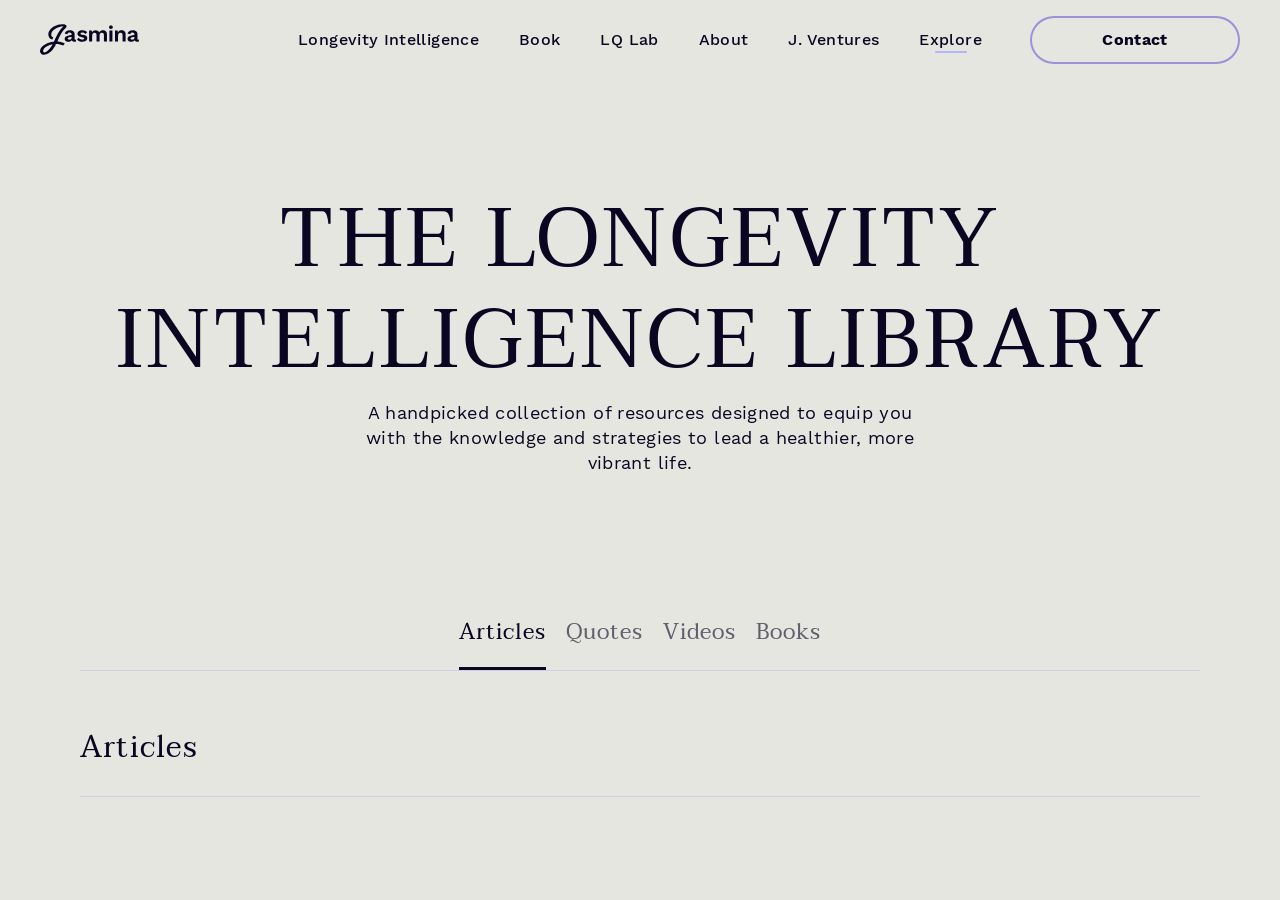
<file: the-longevity-library/index.html>
<!DOCTYPE html><html class="is-loading" lang="en" style="--cursor-x: 0.5; --cursor-y: 0.5;" data-direction="down"><head><title>Jasmina Denner</title><meta charset="utf-8"><meta name="theme-color" content="#000000"><meta name="viewport" content="width=device-width, initial-scale=1"><meta name="description" content="Jasmina Denner, PhD, is a scientist, investor, athlete, and founder of Longevity Intelligence™. Working where health, technology, and human potential converge."><meta property="og:type" content="website"><meta property="og:url" content="https://jasminadenner.com/the-longevity-library/"><meta property="og:title" content="Jasmina Denner"><meta property="og:description" content="Jasmina Denner, PhD, is a scientist, investor, athlete, and founder of Longevity Intelligence™. Working where health, technology, and human potential converge."><meta name="twitter:card" content="summary_large_image"><meta name="twitter:url" content="https://jasminadenner.com/the-longevity-library/"><meta name="twitter:title" content="Jasmina Denner"><meta name="twitter:description" content="Jasmina Denner, PhD, is a scientist, investor, athlete, and founder of Longevity Intelligence™. Working where health, technology, and human potential converge."><meta name="keywords" content="longevity, health, wellness, intelligence, jasmina, denner, jasmina denner, longevity intelligence, healthy living, life extension, future, world"><meta property="og:keywords" content="longevity, health, wellness, intelligence, jasmina, denner, jasmina denner, longevity intelligence, healthy living, life extension, future, world"><meta name="twitter:keywords" content="longevity, health, wellness, intelligence, jasmina, denner, jasmina denner, longevity intelligence, healthy living, life extension, future, world"><link rel="canonical" href="https://jasminadenner.com/the-longevity-library/"><meta property="og:image" content="/__external__/jd-cms.onrender.com/uploads/social_83c2d26f6a.jpg"><meta name="twitter:image" content="/__external__/jd-cms.onrender.com/uploads/social_83c2d26f6a.jpg"><link ref="preload" as="font/woff2" crossorigin="anonymous" href="/assets/fonts/fd710497da6f571fc11f.woff2"><link ref="preload" as="font/woff2" crossorigin="anonymous" href="/assets/fonts/db95a98e2b04a0c5f787.woff2"><link ref="preload" as="font/woff2" crossorigin="anonymous" href="/assets/fonts/77e4591e6c6bb90817d5.woff2"><link ref="preload" as="font/woff2" crossorigin="anonymous" href="/assets/fonts/e76c1e332ec883024699.woff2"><link ref="preload" as="font/woff2" crossorigin="anonymous" href="/assets/fonts/e4e92733bfc1a391e5c7.woff2"><link ref="preload" as="font/woff2" crossorigin="anonymous" href="/assets/fonts/0eff6bba3376806ce6e3.woff2"><link ref="preload" as="font/woff2" crossorigin="anonymous" href="/assets/fonts/960e890cb970d849a8fc.woff2"><link ref="preload" as="font/woff2" crossorigin="anonymous" href="/assets/fonts/64a0dc6afe9fc2c2aa75.woff2"><link rel="preload" fetchpriority="high" as="image" href="/assets/images/13cf611da58a009b03d2.png" type="image/png"><link rel="preload" fetchpriority="high" as="image" href="/assets/images/13cf611da58a009b03d2.png" type="image/png"><link ref="preload" as="font/woff2" crossorigin="anonymous" href="/assets/fonts/e76c1e332ec883024699.woff2"><link rel="preload" href="/assets/css/main.297c4bd9b5d865065d9d.css" as="style"><link rel="stylesheet" href="/assets/css/main.297c4bd9b5d865065d9d.css" as="text/css" data-keep-asset=""><script type="application/ld+json">{
  "@context": "https://schema.org",
  "@type": "Article",
  "mainEntityOfPage": {
    "@type": "WebPage",
    "@id": "https://jasminadenner.com/the-longevity-library/"
  },
  "headline": "Jasmina Denner",
  "description": "Jasmina Denner, PhD, is a scientist, investor, athlete, and founder of Longevity Intelligence™. Working where health, technology, and human potential converge.",
  "author": {
    "@type": "Person",
    "name": "Jasmina Denner",
    "url": "https://jasminadenner.com/about"
  },
  "publisher": {
    "@type": "Organization",
    "name": "Jasmina Denner",
    "logo": {
      "@type": "ImageObject",
      "url": "/assets/static/social.jpg"
    }
  },
  "datePublished": "2026-09-16",
  "image": [
    "/assets/static/social.jpg"
  ]
}
</script><script type="application/ld+json">{
  "@context": "https://schema.org",
  "@graph": [
    {
      "@type": "Organization",
      "@id": "https://jasminadenner.com/#organization",
      "name": "J. Ventures",
      "url": "https://jasminadenner.com",
      "founder": { "@id": "https://jasminadenner.com/#person" },
      "sameAs": [
        "https://longevityintelligence.ai",
        "https://longevityintelligence.com"
      ]
    },
    {
      "@type": "Person",
      "@id": "https://jasminadenner.com/#person",
      "name": "Jasmina Denner",
      "honorificSuffix": "Ph.D.",
      "jobTitle": "Founder",
      "worksFor": { "@id": "https://jasminadenner.com/#organization" },
      "url": "https://jasminadenner.com",
      "description": "Founder of J. Ventures and developer of the Longevity Intelligence framework for adaptive human capacity."
    },
    {
      "@type": "CreativeWork",
      "@id": "https://longevityintelligence.ai/#framework",
      "name": "Longevity Intelligence",
      "alternativeHeadline": "A Framework for Adaptive Human Capacity",
      "creator": { "@id": "https://jasminadenner.com/#person" },
      "publisher": { "@id": "https://jasminadenner.com/#organization" },
      "url": "https://longevityintelligence.ai",
      "description": "The framework by Jasmina Denner, Ph.D. for adaptive human capacity in biological, digital, and social domains of AI-shaped lives."
    }
  ]
}
</script><link rel="manifest" href="/manifest.json" crossorigin="use-credentials" /><meta name="apple-mobile-web-app-capable" content="yes">
<link rel="icon" type="image/png" sizes="196x196" href="/icons/favicon-196.png">
<link rel="apple-touch-icon" href="/icons/apple-icon-180.png">
<meta name="msapplication-square70x70logo" content="/icons/mstile-icon-128.png">
<meta name="msapplication-square150x150logo" content="/icons/mstile-icon-270.png">
<meta name="msapplication-square310x310logo" content="/icons/mstile-icon-558.png">
<meta name="msapplication-wide310x150logo" content="/icons/mstile-icon-558-270.png">
<script>
  if ('serviceWorker' in navigator) {
    navigator.serviceWorker.getRegistrations().then(function (registrations) {
      for (let registration of registrations) {
        registration.unregister().then(() => {
          console.log('Service worker unregistered');
        });
      }
    });
  }
</script></head><body class="light-theme-page"><div class="wrapper" data-scroll-wrapper="" id="top"><div class="page-holder relative" data-scroller=""><header class="fixed  top-0 left-0 w-full text-white z-3" data-header=""><div class="container flex items-center py-16 header__container"><div class="w-1/5"><a class="header-logo" href="/"><svg class="w-[9.9rem] h-auto" width="194" height="61" viewBox="0 0 194 61" fill="none" xmlns="http://www.w3.org/2000/svg"><path d="M25.9994 26.0916C20.2477 24.7869 21.9559 17.1505 24.5406 13.8695C27.9379 9.546 33.4209 6.78307 38.7184 5.64465C40.1579 5.33765 41.6166 5.13939 43.0946 5.06904C43.6128 5.04345 44.1374 5.04345 44.6556 5.04985C45.4234 5.05624 45.9224 5.32486 46.012 4.85158C46.0696 4.55738 44.0734 6.36096 43.696 6.73191C42.7043 7.69765 41.7638 8.71457 40.8745 9.77625C37.618 13.6648 35.1548 18.1482 32.9411 22.6891C28.7249 31.336 25.5003 40.6481 19.288 48.163C17.8357 49.9155 16.217 51.508 14.3744 52.8447C12.8645 53.9447 10.011 55.8698 8.02768 55.6012C5.09744 55.1983 6.07632 51.0475 7.15117 49.2951C8.68026 46.8136 11.2458 45.01 13.7794 43.6733C23.5618 38.512 35.4683 37.1817 45.5577 42.1575L48.5584 38.1091C36.1784 32.0012 20.7467 33.6257 9.00655 40.6162C3.86265 43.6797 -3.04708 50.862 1.45704 57.2065C5.12303 62.3614 12.391 60.0334 16.7864 57.3408C28.5265 50.1521 32.9667 35.6211 38.6672 23.9299C40.3371 20.5018 42.1924 17.1568 44.4637 14.0933C45.513 12.6735 46.6454 11.2984 47.893 10.0449C49.2301 8.70817 50.9384 7.53776 51.6293 5.68941C54.3357 -1.54409 40.4394 0.406593 37.1317 1.11651C29.6654 2.72182 21.4889 7.06448 17.7653 14.0102C14.2976 20.4826 16.7928 28.8865 24.4127 30.6133L25.993 26.0916H25.9994Z" fill="currentColor"></path><path d="M61.9187 20.5892C61.9187 19.3421 61.5604 18.3699 60.8502 17.6728C60.1401 16.9757 59.1996 16.6303 58.0415 16.6303C56.9667 16.6303 56.0262 16.9053 55.2137 17.4553C54.4011 18.0054 53.8061 18.92 53.4287 20.1991L48.3359 18.6321C48.8286 16.7198 49.9098 15.1785 51.5797 14.0209C53.2495 12.8633 55.4888 12.2812 58.3039 12.2812C60.2168 12.2812 61.8867 12.5818 63.3134 13.1766C64.7337 13.7714 65.847 14.6668 66.6467 15.8564C67.4465 17.046 67.8431 18.5426 67.8431 20.3398V29.1722C67.8431 30.2723 68.3677 30.8287 69.4106 30.8287C69.9032 30.8287 70.3703 30.7583 70.8053 30.6112L70.4599 34.3079C69.7049 34.6853 68.7644 34.8707 67.632 34.8707C66.6147 34.8707 65.6998 34.6981 64.8873 34.3463C64.0748 34.0009 63.435 33.4701 62.9743 32.7602C62.5073 32.0503 62.2769 31.1549 62.2769 30.0804V29.9077L63.3198 29.735C63.1471 30.8351 62.6672 31.7752 61.8803 32.5427C61.0997 33.3102 60.1465 33.8986 59.0268 34.3079C57.9072 34.7109 56.7556 34.9155 55.5656 34.9155C54.0876 34.9155 52.8081 34.6917 51.7332 34.2376C50.6584 33.7899 49.833 33.1311 49.2508 32.2549C48.6686 31.3851 48.3807 30.3106 48.3807 29.0315C48.3807 27.407 48.9053 26.0767 49.9482 25.047C50.9911 24.0173 52.4882 23.3138 54.4331 22.9364L62.616 21.28L62.5713 24.9766L57.3442 26.0191C56.3589 26.2238 55.6103 26.4924 55.1049 26.825C54.5995 27.1576 54.3436 27.7012 54.3436 28.4559C54.3436 29.2106 54.6123 29.735 55.1497 30.1124C55.6871 30.4897 56.3333 30.6752 57.0883 30.6752C57.6961 30.6752 58.2911 30.6048 58.8733 30.4577C59.4555 30.3106 59.9737 30.0804 60.4408 29.7606C60.9078 29.4408 61.2661 29.0059 61.5284 28.4559C61.7907 27.9059 61.9187 27.2343 61.9187 26.4541V20.5764V20.5892Z" fill="currentColor"></path><path d="M82.9698 34.9091C80.7625 34.9091 78.7536 34.519 76.9366 33.7323C75.1196 32.9457 73.6481 31.8456 72.5156 30.4258L75.9577 26.9465C76.6551 27.989 77.5828 28.846 78.7472 29.5176C79.9052 30.1827 81.2871 30.5153 82.8802 30.5153C84.0126 30.5153 84.9211 30.349 85.5993 30.0164C86.2839 29.6839 86.623 29.153 86.623 28.4303C86.623 27.9634 86.463 27.5669 86.1431 27.2343C85.8232 26.9017 85.1835 26.6331 84.2302 26.4285L80.3978 25.6418C77.8707 25.1174 76.0793 24.3307 75.0236 23.269C73.9616 22.2073 73.4369 20.8387 73.4369 19.1566C73.4369 17.967 73.7952 16.8478 74.5054 15.8053C75.2155 14.7628 76.284 13.9121 77.7043 13.2598C79.1247 12.6074 80.8969 12.2812 83.0146 12.2812C85.1323 12.2812 87.0836 12.6202 88.6959 13.3046C90.3082 13.9889 91.575 14.993 92.5027 16.3297L88.9326 19.809C88.2928 18.792 87.4611 18.0182 86.431 17.4809C85.401 16.9437 84.3197 16.6751 83.1873 16.6751C82.3748 16.6751 81.6774 16.7646 81.0952 16.9373C80.513 17.11 80.0779 17.353 79.79 17.6536C79.5021 17.9606 79.355 18.3443 79.355 18.8048C79.355 19.2653 79.5597 19.6682 79.9628 20.0008C80.3658 20.3334 81.108 20.6148 82.1828 20.8514L86.623 21.766C88.7727 22.2009 90.3082 22.9364 91.2359 23.9661C92.1636 24.9958 92.6306 26.2366 92.6306 27.6884C92.6306 29.1402 92.2595 30.3234 91.5174 31.4107C90.7752 32.498 89.6876 33.355 88.2545 33.9817C86.8149 34.6085 85.0555 34.9155 82.9634 34.9155L82.9698 34.9091Z" fill="currentColor"></path><path d="M96.2188 34.4728V12.7083H101.574L101.791 16.6225C102.514 15.1707 103.512 14.0834 104.773 13.3607C106.033 12.638 107.434 12.2734 108.976 12.2734C110.518 12.2734 111.958 12.638 113.224 13.3607C114.485 14.0834 115.438 15.1579 116.078 16.5841C116.545 15.6248 117.165 14.8317 117.952 14.1921C118.733 13.5526 119.609 13.0729 120.563 12.7531C121.522 12.4333 122.495 12.2734 123.48 12.2734C124.901 12.2734 126.199 12.5612 127.377 13.1432C128.554 13.7253 129.488 14.5951 130.185 15.7527C130.883 16.9103 131.228 18.3941 131.228 20.1913V34.4664H125.265V21.3681C125.265 19.7756 124.92 18.6435 124.222 17.972C123.525 17.3068 122.623 16.9743 121.522 16.9743C120.652 16.9743 119.846 17.1917 119.104 17.6266C118.362 18.0615 117.786 18.7075 117.364 19.5645C116.942 20.4215 116.73 21.4896 116.73 22.7623V34.4728H110.768V21.3745C110.768 19.782 110.409 18.6499 109.699 17.9784C108.989 17.3132 108.08 16.9806 106.98 16.9806C106.225 16.9806 105.477 17.1853 104.741 17.5882C103.999 17.9976 103.391 18.6307 102.911 19.5005C102.431 20.3704 102.194 21.5152 102.194 22.9414V34.4728H96.2315H96.2188Z" fill="currentColor"></path><path d="M138.978 9.57394C137.73 9.57394 136.803 9.30532 136.188 8.76808C135.581 8.23085 135.273 7.43778 135.273 6.39529C135.273 5.3528 135.581 4.51497 136.188 3.97773C136.796 3.44049 137.724 3.17188 138.978 3.17188C140.232 3.17188 141.153 3.44049 141.767 3.97773C142.375 4.51497 142.682 5.32082 142.682 6.39529C142.682 7.46976 142.375 8.23085 141.767 8.76808C141.16 9.30532 140.225 9.57394 138.978 9.57394ZM141.94 12.7078V34.4723H135.977V12.7078H141.94Z" fill="currentColor"></path><path d="M146.957 34.4742V12.7098H152.312L152.658 19.2397L151.915 18.5426C152.261 17.1228 152.818 15.946 153.572 15.0186C154.327 14.0912 155.249 13.4005 156.336 12.9528C157.424 12.5051 158.62 12.2812 159.926 12.2812C161.435 12.2812 162.779 12.5691 163.95 13.1511C165.127 13.7331 166.055 14.6093 166.739 15.7861C167.424 16.9629 167.763 18.4339 167.763 20.2055V34.4806H161.8V21.9003C161.8 20.0456 161.435 18.7601 160.713 18.0501C159.99 17.3402 159.043 16.9821 157.885 16.9821C157.072 16.9821 156.279 17.1803 155.511 17.5705C154.743 17.9606 154.116 18.5938 153.636 19.4636C153.157 20.3334 152.92 21.4974 152.92 22.9428V34.4742H146.957Z" fill="currentColor"></path><path d="M185.106 20.5892C185.106 19.3421 184.748 18.3699 184.038 17.6728C183.328 16.9757 182.387 16.6303 181.229 16.6303C180.154 16.6303 179.214 16.9053 178.401 17.4553C177.589 18.0054 176.994 18.92 176.616 20.1991L171.523 18.6321C172.016 16.7198 173.097 15.1785 174.767 14.0209C176.437 12.8633 178.676 12.2812 181.491 12.2812C183.404 12.2812 185.074 12.5818 186.501 13.1766C187.921 13.7714 189.034 14.6668 189.834 15.8564C190.634 17.046 191.031 18.5426 191.031 20.3398V29.1722C191.031 30.2723 191.555 30.8287 192.598 30.8287C193.091 30.8287 193.558 30.7583 193.993 30.6112L193.647 34.3079C192.892 34.6853 191.952 34.8707 190.819 34.8707C189.802 34.8707 188.887 34.6981 188.075 34.3463C187.262 34.0009 186.622 33.4701 186.162 32.7602C185.695 32.0503 185.464 31.1549 185.464 30.0804V29.9077L186.507 29.735C186.335 30.8351 185.855 31.7752 185.068 32.5427C184.287 33.3102 183.334 33.8986 182.214 34.3079C181.095 34.7109 179.943 34.9155 178.753 34.9155C177.275 34.9155 175.996 34.6917 174.921 34.2376C173.846 33.7899 173.021 33.1311 172.438 32.2549C171.856 31.3851 171.568 30.3106 171.568 29.0315C171.568 27.407 172.093 26.0767 173.136 25.047C174.179 24.0173 175.676 23.3138 177.621 22.9364L185.804 21.28L185.759 24.9766L180.532 26.0191C179.546 26.2238 178.798 26.4924 178.292 26.825C177.787 27.1576 177.531 27.7012 177.531 28.4559C177.531 29.2106 177.8 29.735 178.337 30.1124C178.875 30.4897 179.521 30.6752 180.276 30.6752C180.884 30.6752 181.479 30.6048 182.061 30.4577C182.643 30.3106 183.161 30.0804 183.628 29.7606C184.095 29.4408 184.454 29.0059 184.716 28.4559C184.978 27.9059 185.106 27.2343 185.106 26.4541V20.5764V20.5892Z" fill="currentColor"></path></svg></a></div><div class="w-1/5 ml-auto flex justify-end laptop:hidden relative -top-4"><button data-menu-opener="" type="button"><span></span><span></span></button></div><div class="header-menu"><div class="lightning opacity-20 laptop:hidden" style="--power: 130%; --height: 70svh" data-scrub="data-scrub" data-repeat="data-repeat" data-from="130%" data-to="40%" data-start="top bottom"><div class="center-light grid grid-cols-2"><span class="center-light__shadow"></span><div class="h-full lightning__left"></div><div class="h-full lightning__right"></div></div></div><div class="flex-grow flex justify-center pt-[7svh] laptop:pt-0"><ul class="nav flex flex-col laptop:flex-row gap-x-40 gap-y-[1.8rem] text-[2.4rem] font-secondary laptop:font-primary laptop:text-base laptop:font-medium"><li class="laptop:hidden" data-stagger=""><a class="link link--secondary" href="/">Home</a></li><li data-stagger=""><a class="link link--secondary" href="/longevity-intelligence">Longevity Intelligence</a></li><li data-stagger=""><a class="link link--secondary" href="/book">Book</a></li><li data-stagger=""><a class="link link--secondary" href="/lab">LQ Lab</a></li><li data-stagger=""><a class="link link--secondary" href="/about/">About</a></li><li data-stagger=""><a class="link link--secondary" href="/ventures/">J. Ventures</a></li><li data-stagger=""><div class="header-nested-nav"><span class="header-nested-nav__parent link link--secondary">Explore</span><div class="header-nested-nav__subnav"><a class="link link--secondary" href="/the-intelligence-report/">The Intelligence Report </a><a class="link link--secondary" href="/the-longevity-library/">The Longevity Library</a></div></div></li></ul></div><div class="flex-shrink-0 laptop:w-1/4 laptop:flex laptop:justify-end"><div data-stagger=""><a class="btn btn--primary w-[23rem] mx-auto laptop:ml-auto laptop:w-[16.8rem]" href="/contact/">Contact</a></div><div class="mt-[8svh] laptop:hidden flex justify-center" data-stagger=""><ul class="flex flex-wrap gap-x-[2.2rem] lg:gap-x-40"><li class="social-list__item"><a class="social-list__link" href="https://www.linkedin.com/in/jasminadenner/"><svg class="svgi " aria-labelledby="symbol-linkedin-desc-w" role="group">
                  <desc id="symbol-linkedin-desc-w">linkedin icon</desc>
                  <use xlink:href="#svg-linkedin"></use>
              </svg></a></li><li class="social-list__item"><a class="social-list__link" href="https://x.com/JasminaDenner"><svg class="svgi " aria-labelledby="symbol-twitter-desc-x" role="group">
                  <desc id="symbol-twitter-desc-x">twitter icon</desc>
                  <use xlink:href="#svg-twitter"></use>
              </svg></a></li><li class="social-list__item"><a class="social-list__link" href="https://www.instagram.com/jasminadenner/"><svg class="svgi " aria-labelledby="symbol-instagram-desc-y" role="group">
                  <desc id="symbol-instagram-desc-y">instagram icon</desc>
                  <use xlink:href="#svg-instagram"></use>
              </svg></a></li></ul></div></div></div></div></header><div class="flex flex-col min-h-screen" data-transitions-container="" data-animation="fade"><main class="main"><section class="container laptop:px-80 pt-120 laptop:pt-190 pb-0 md:pb-60 text-center"><h1 class="mb-8 uppercase" data-animation="moveUp">The  Longevity Intelligence Library</h1><p class="mb-0 max-w-[58rem] mx-auto" data-animation="moveUp">A handpicked collection of resources designed to equip you with the knowledge and strategies to lead a healthier, more vibrant life.</p></section><div class="mb-[1.8rem] pt-[4rem] lg:pt-60 lg:mb-60 laptop:container laptop:px-80 " data-component="sticky-panel"><div class="px-16 md:px-[2.4rem] md:flex md:justify-between md:items-center lg:hidden py-24" data-animation="moveUp"><div class="flex justify-center" data-component="dropdown"><div class="h5 mb-0 flex items-center cursor-pointer" data-dropdown-opener=""><span>Pick category</span><svg class="svgi !w-[0.75em] !h-[0.75em] object-contain ml-15" aria-labelledby="symbol-arrow-down-desc-z" role="group">
                  <desc id="symbol-arrow-down-desc-z">arrow-down icon</desc>
                  <use xlink:href="#svg-arrow-down"></use>
              </svg></div><div data-dropdown-content=""><span class="link link--secondary is-active" data-section-watch="articles">Articles</span><span class="link link--secondary" data-section-watch="quotes">Quotes</span><span class="link link--secondary" data-section-watch="videos">Videos</span><span class="link link--secondary" data-section-watch="books">Books</span></div></div></div><div class="hidden justify-center gap-x-40 laptop:gap-x-20 2xl:gap-x-60 h5 mb-0 lg:flex lg:border-b lg:border-purple-light" data-animation="moveUp"><span class="py-24 cursor-pointer is-active" data-section-watch="articles">Articles</span><span class="py-24 cursor-pointer" data-section-watch="quotes">Quotes</span><span class="py-24 cursor-pointer" data-section-watch="videos">Videos</span><span class="py-24 cursor-pointer" data-section-watch="books">Books</span></div></div><div class="flex flex-col gap-y-80 laptop:gap-y-180 mb-120 laptop:mb-180 w-full"><section class="relative laptop:px-80 max-w-[144rem] mx-auto" data-section-id="articles" data-animation="moveUp"><h2 class="h3 leading-tight mb-[3.2rem] px-16 md:px-24 laptop:px-0 md:text-left text-center ">Articles</h2><div class="border-t border-purple-light"><div data-animation="moveUp"><div class="md:grid md:grid-cols-2 lg:grid-cols-3 border-b border-purple-light" data-posts-block=""><article data-post=""><a class="py-24 px-16 lg:px-24 block group" href="https://time.com/6565048/ai-help-humans-become-more-human/" target="_blank"><div class="mb-16 aspect-[378/260] overflow-hidden bg-gradient-to-b from-secondary-purple to-blue relative"><picture class="w-full h-auto flex h-full" style="--aspect: 1.499267935578331"><source media="(min-width: 1000px)" data-srcset="/__external__/jd-cms.onrender.com/uploads/large_Getty_Images_1910724443_jpg_cb83a3b131.webp"><source media="(min-width: 600px)" data-srcset="/__external__/jd-cms.onrender.com/uploads/medium_Getty_Images_1910724443_jpg_cb83a3b131.webp"><source media="(min-width: 0px)" data-srcset="/__external__/jd-cms.onrender.com/uploads/small_Getty_Images_1910724443_jpg_cb83a3b131.webp"><img class="block w-full w-full h-full object-cover  opacity-0" data-component="lazyload" data-src="/__external__/jd-cms.onrender.com/uploads/small_Getty_Images_1910724443_jpg_cb83a3b131.webp" data-src-hidpi="/__external__/jd-cms.onrender.com/uploads/medium_Getty_Images_1910724443_jpg_cb83a3b131.webp" alt="image description" width="1024" height="683" draggable="false"></picture></div><h3 class="h5 mb-8 underline-title leading-small"><span>How AI Can Help Humans Become More Human</span></h3><div class="flex justify-start"><span class="inline-flex items-center font-bold text-base text-frenchLevander"><span class="flex-shrink-0 mr-8">Read more</span><span><svg class="svgi !h-[1.3rem] !w-[2.4rem] relative top-1 object-center group-hover:translate-x-1/3 transition-transform duration-500" aria-labelledby="symbol-arrow-right-desc-10" role="group">
                  <desc id="symbol-arrow-right-desc-10">arrow-right icon</desc>
                  <use xlink:href="#svg-arrow-right"></use>
              </svg></span></span></div></a></article><article data-post=""><a class="py-24 px-16 lg:px-24 block group" href="https://www.theguardian.com/wellness/2024/apr/28/advice-100-year-old-people-living-long-lives" target="_blank"><div class="mb-16 aspect-[378/260] overflow-hidden bg-gradient-to-b from-secondary-purple to-blue relative"><picture class="w-full h-auto flex h-full" style="--aspect: 1.667269439421338"><source media="(min-width: 1000px)" data-srcset="/__external__/jd-cms.onrender.com/uploads/large_Screenshot_2024_10_24_at_9_09_51_PM_2e268eeb47.png"><source media="(min-width: 600px)" data-srcset="/__external__/jd-cms.onrender.com/uploads/medium_Screenshot_2024_10_24_at_9_09_51_PM_2e268eeb47.png"><source media="(min-width: 0px)" data-srcset="/__external__/jd-cms.onrender.com/uploads/small_Screenshot_2024_10_24_at_9_09_51_PM_2e268eeb47.png"><img class="block w-full w-full h-full object-cover  opacity-0" data-component="lazyload" data-src="/__external__/jd-cms.onrender.com/uploads/small_Screenshot_2024_10_24_at_9_09_51_PM_2e268eeb47.png" data-src-hidpi="/__external__/jd-cms.onrender.com/uploads/medium_Screenshot_2024_10_24_at_9_09_51_PM_2e268eeb47.png" alt="image description" width="1844" height="1106" draggable="false"></picture></div><h3 class="h5 mb-8 underline-title leading-small"><span>A ‘longevity revolution’ is coming. Here’s how those over 100 are making the most of their lives</span></h3><div class="flex justify-start"><span class="inline-flex items-center font-bold text-base text-frenchLevander"><span class="flex-shrink-0 mr-8">Read more</span><span><svg class="svgi !h-[1.3rem] !w-[2.4rem] relative top-1 object-center group-hover:translate-x-1/3 transition-transform duration-500" aria-labelledby="symbol-arrow-right-desc-11" role="group">
                  <desc id="symbol-arrow-right-desc-11">arrow-right icon</desc>
                  <use xlink:href="#svg-arrow-right"></use>
              </svg></span></span></div></a></article><article data-post=""><a class="py-24 px-16 lg:px-24 block group" href="https://www.wired.com/story/parents-dementia-robots-warm-technology/" target="_blank"><div class="mb-16 aspect-[378/260] overflow-hidden bg-gradient-to-b from-secondary-purple to-blue relative"><picture class="w-full h-auto flex h-full" style="--aspect: 1.660649819494585"><source media="(min-width: 1000px)" data-srcset="/__external__/jd-cms.onrender.com/uploads/large_Screenshot_2024_10_24_at_8_54_13_PM_3a2d43fedf.png"><source media="(min-width: 600px)" data-srcset="/__external__/jd-cms.onrender.com/uploads/medium_Screenshot_2024_10_24_at_8_54_13_PM_3a2d43fedf.png"><source media="(min-width: 0px)" data-srcset="/__external__/jd-cms.onrender.com/uploads/small_Screenshot_2024_10_24_at_8_54_13_PM_3a2d43fedf.png"><img class="block w-full w-full h-full object-cover  opacity-0" data-component="lazyload" data-src="/__external__/jd-cms.onrender.com/uploads/small_Screenshot_2024_10_24_at_8_54_13_PM_3a2d43fedf.png" data-src-hidpi="/__external__/jd-cms.onrender.com/uploads/medium_Screenshot_2024_10_24_at_8_54_13_PM_3a2d43fedf.png" alt="image description" width="1840" height="1108" draggable="false"></picture></div><h3 class="h5 mb-8 underline-title leading-small"><span>My Parents’ Dementia Felt Like the End of Joy. Then Came the Robots</span></h3><div class="flex justify-start"><span class="inline-flex items-center font-bold text-base text-frenchLevander"><span class="flex-shrink-0 mr-8">Read more</span><span><svg class="svgi !h-[1.3rem] !w-[2.4rem] relative top-1 object-center group-hover:translate-x-1/3 transition-transform duration-500" aria-labelledby="symbol-arrow-right-desc-12" role="group">
                  <desc id="symbol-arrow-right-desc-12">arrow-right icon</desc>
                  <use xlink:href="#svg-arrow-right"></use>
              </svg></span></span></div></a></article><article data-post=""><a class="py-24 px-16 lg:px-24 block group" href="https://www.newscientist.com/article/mg26234853-700-why-it-is-time-for-a-longevity-revolution/" target="_blank"><div class="mb-16 aspect-[378/260] overflow-hidden bg-gradient-to-b from-secondary-purple to-blue relative"><picture class="w-full h-auto flex h-full" style="--aspect: 1.5"><source media="(min-width: 1000px)" data-srcset="/__external__/jd-cms.onrender.com/uploads/large_SEI_197723066_jpg_1aee223097.webp"><source media="(min-width: 600px)" data-srcset="/__external__/jd-cms.onrender.com/uploads/medium_SEI_197723066_jpg_1aee223097.webp"><source media="(min-width: 0px)" data-srcset="/__external__/jd-cms.onrender.com/uploads/small_SEI_197723066_jpg_1aee223097.webp"><img class="block w-full w-full h-full object-cover  opacity-0" data-component="lazyload" data-src="/__external__/jd-cms.onrender.com/uploads/small_SEI_197723066_jpg_1aee223097.webp" data-src-hidpi="/__external__/jd-cms.onrender.com/uploads/medium_SEI_197723066_jpg_1aee223097.webp" alt="image description" width="1350" height="900" draggable="false"></picture></div><h3 class="h5 mb-8 underline-title leading-small"><span>Why it is time for a longevity revolution</span></h3><div class="flex justify-start"><span class="inline-flex items-center font-bold text-base text-frenchLevander"><span class="flex-shrink-0 mr-8">Read more</span><span><svg class="svgi !h-[1.3rem] !w-[2.4rem] relative top-1 object-center group-hover:translate-x-1/3 transition-transform duration-500" aria-labelledby="symbol-arrow-right-desc-13" role="group">
                  <desc id="symbol-arrow-right-desc-13">arrow-right icon</desc>
                  <use xlink:href="#svg-arrow-right"></use>
              </svg></span></span></div></a></article><article data-post=""><a class="py-24 px-16 lg:px-24 block group" href="https://www.marketwatch.com/story/want-to-live-to-100-heres-the-no-1-predictor-youll-make-it-f6d9892f" target="_blank"><div class="mb-16 aspect-[378/260] overflow-hidden bg-gradient-to-b from-secondary-purple to-blue relative"><picture class="w-full h-auto flex h-full"><img class="block w-full w-full h-full object-cover  opacity-0" data-component="lazyload" data-src="/__external__/jd-cms.onrender.com/uploads/im_860022_86f00ebac1.avif" alt="image description" draggable="false"></picture></div><h3 class="h5 mb-8 underline-title leading-small"><span>Want to live to 100? Here’s the No. 1 predictor of whether you’ll make it.</span></h3><div class="flex justify-start"><span class="inline-flex items-center font-bold text-base text-frenchLevander"><span class="flex-shrink-0 mr-8">Read more</span><span><svg class="svgi !h-[1.3rem] !w-[2.4rem] relative top-1 object-center group-hover:translate-x-1/3 transition-transform duration-500" aria-labelledby="symbol-arrow-right-desc-14" role="group">
                  <desc id="symbol-arrow-right-desc-14">arrow-right icon</desc>
                  <use xlink:href="#svg-arrow-right"></use>
              </svg></span></span></div></a></article><article data-post=""><a class="py-24 px-16 lg:px-24 block group" href="https://scitechdaily.com/newly-discovered-gene-could-be-the-secret-to-longevity/" target="_blank"><div class="mb-16 aspect-[378/260] overflow-hidden bg-gradient-to-b from-secondary-purple to-blue relative"><picture class="w-full h-auto flex h-full" style="--aspect: 1.5"><source media="(min-width: 1000px)" data-srcset="/__external__/jd-cms.onrender.com/uploads/large_Glowing_DNA_Green_751f3c4b0b.webp"><source media="(min-width: 600px)" data-srcset="/__external__/jd-cms.onrender.com/uploads/medium_Glowing_DNA_Green_751f3c4b0b.webp"><source media="(min-width: 0px)" data-srcset="/__external__/jd-cms.onrender.com/uploads/small_Glowing_DNA_Green_751f3c4b0b.webp"><img class="block w-full w-full h-full object-cover  opacity-0" data-component="lazyload" data-src="/__external__/jd-cms.onrender.com/uploads/small_Glowing_DNA_Green_751f3c4b0b.webp" data-src-hidpi="/__external__/jd-cms.onrender.com/uploads/medium_Glowing_DNA_Green_751f3c4b0b.webp" alt="image description" width="1344" height="896" draggable="false"></picture></div><h3 class="h5 mb-8 underline-title leading-small"><span>Newly Discovered Gene Could Be the Secret to Longevity</span></h3><div class="flex justify-start"><span class="inline-flex items-center font-bold text-base text-frenchLevander"><span class="flex-shrink-0 mr-8">Read more</span><span><svg class="svgi !h-[1.3rem] !w-[2.4rem] relative top-1 object-center group-hover:translate-x-1/3 transition-transform duration-500" aria-labelledby="symbol-arrow-right-desc-15" role="group">
                  <desc id="symbol-arrow-right-desc-15">arrow-right icon</desc>
                  <use xlink:href="#svg-arrow-right"></use>
              </svg></span></span></div></a></article><article data-post=""><a class="py-24 px-16 lg:px-24 block group" href="https://www.nytimes.com/2024/01/04/well/live/live-longer-health.html?gws_id=nyt%3A%2F%2Finteractive%2F0b39fd90-c667-43a1-a6c9-b15d0ade5cb5&amp;gws_card=6" target="_blank"><div class="mb-16 aspect-[378/260] overflow-hidden bg-gradient-to-b from-secondary-purple to-blue relative"><picture class="w-full h-auto flex h-full" style="--aspect: 1.5003663003663004"><source media="(min-width: 1000px)" data-srcset="/__external__/jd-cms.onrender.com/uploads/large_04_WELL_LONGEVITY_BASICS_super_Jumbo_jpg_aa710f74b8.webp"><source media="(min-width: 600px)" data-srcset="/__external__/jd-cms.onrender.com/uploads/medium_04_WELL_LONGEVITY_BASICS_super_Jumbo_jpg_aa710f74b8.webp"><source media="(min-width: 0px)" data-srcset="/__external__/jd-cms.onrender.com/uploads/small_04_WELL_LONGEVITY_BASICS_super_Jumbo_jpg_aa710f74b8.webp"><img class="block w-full w-full h-full object-cover  opacity-0" data-component="lazyload" data-src="/__external__/jd-cms.onrender.com/uploads/small_04_WELL_LONGEVITY_BASICS_super_Jumbo_jpg_aa710f74b8.webp" data-src-hidpi="/__external__/jd-cms.onrender.com/uploads/medium_04_WELL_LONGEVITY_BASICS_super_Jumbo_jpg_aa710f74b8.webp" alt="image description" width="2048" height="1365" draggable="false"></picture></div><h3 class="h5 mb-8 underline-title leading-small"><span>The 7 Keys to Longevity</span></h3><div class="flex justify-start"><span class="inline-flex items-center font-bold text-base text-frenchLevander"><span class="flex-shrink-0 mr-8">Read more</span><span><svg class="svgi !h-[1.3rem] !w-[2.4rem] relative top-1 object-center group-hover:translate-x-1/3 transition-transform duration-500" aria-labelledby="symbol-arrow-right-desc-16" role="group">
                  <desc id="symbol-arrow-right-desc-16">arrow-right icon</desc>
                  <use xlink:href="#svg-arrow-right"></use>
              </svg></span></span></div></a></article></div></div></div></section><section class="relative laptop:px-80 max-w-[144rem] mx-auto" data-section-id="quotes" data-animation="moveUp"><h2 class="h3 leading-tight mb-[3.2rem] px-16 md:px-24 laptop:px-0 md:text-left text-center ">Quotes</h2><div class="border-t border-purple-light"><div data-animation="moveUp"><div class="px-12 md:px-[15%] md:col-span-3 border-b border-purple-light -mb-1 py-24"><blockquote class="text-center quote-default"><p class="px-30 h5 mb-8">We are not programmed to die. Our genetic code can be manipulated to extend lifespan and healthspan significantly.</p><cite class="not-italic px-30">David Sinclair</cite></blockquote></div></div><div data-animation="moveUp"><div class="px-12 md:px-[15%] md:col-span-3 border-b border-purple-light -mb-1 py-24"><blockquote class="text-center quote-default"><p class="px-30 h5 mb-8">The future belongs to those who believe in the power of regenerative medicine and biotechnology.</p><cite class="not-italic px-30">Aubrey de Grey</cite></blockquote></div></div><div data-animation="moveUp"><div class="px-12 md:px-[15%] md:col-span-3 border-b border-purple-light -mb-1 py-24"><blockquote class="text-center quote-default"><p class="px-30 h5 mb-8">Longevity is not just about adding years to life, but about adding life to years.</p><cite class="not-italic px-30">Laura Deming</cite></blockquote></div></div><div data-animation="moveUp"><div class="px-12 md:px-[15%] md:col-span-3 border-b border-purple-light -mb-1 py-24"><blockquote class="text-center quote-default"><p class="px-30 h5 mb-8">Aging is a disease, and that disease is treatable.</p><cite class="not-italic px-30">Peter Attia</cite></blockquote></div></div><div data-animation="moveUp"><div class="px-12 md:px-[15%] md:col-span-3 border-b border-purple-light -mb-1 py-24"><blockquote class="text-center quote-default"><p class="px-30 h5 mb-8">As AI progresses, it will play a crucial role in personalized medicine, extending our healthspan like never before.</p><cite class="not-italic px-30">Ray Kurzweil</cite></blockquote></div></div><div data-animation="moveUp"><div class="px-12 md:px-[15%] md:col-span-3 border-b border-purple-light -mb-1 py-24"><blockquote class="text-center quote-default"><p class="px-30 h5 mb-8">The goal is not to live forever, but to live well for as long as possible.</p><cite class="not-italic px-30">Nir Barzilai</cite></blockquote></div></div></div></section><section class="relative laptop:px-80 max-w-[144rem] mx-auto" data-section-id="videos" data-animation="moveUp"><h2 class="h3 leading-tight mb-[3.2rem] px-16 md:px-24 laptop:px-0 md:text-left text-center ">Videos</h2><div class="border-t border-purple-light"><div data-animation="moveUp"><div class="md:grid md:grid-cols-2 lg:grid-cols-3 border-b border-purple-light" data-posts-block=""><article data-post=""><a class="py-24 px-16 lg:px-24 block group" href="https://www.youtube.com/watch?v=9nXop2lLDa4&amp;ab_channel=TalksatGoogle" target="_blank"><div class="mb-16 aspect-[378/260] overflow-hidden bg-gradient-to-b from-secondary-purple to-blue relative"><picture class="w-full h-auto flex h-full" style="--aspect: 1.4538461538461538"><source media="(min-width: 0px)" data-srcset="/__external__/jd-cms.onrender.com/uploads/small_image27_45ff17c3db.jpg"><img class="block w-full w-full h-full object-cover  opacity-0" data-component="lazyload" data-src="/__external__/jd-cms.onrender.com/uploads/small_image27_45ff17c3db.jpg" alt="image description" width="756" height="520" draggable="false"></picture><svg width="80" height="80" viewBox="0 0 80 80" fill="none" xmlns="http://www.w3.org/2000/svg" class="w-80 h-80 absolute left-1/2 top-1/2 -ml-40 -mt-40 z-2">
<rect width="80" height="80" rx="40" fill="#362669" fill-opacity="0.8"></rect>
<path d="M56 39.997L32 53.8534L32 26.1406L56 39.997Z" fill="#E6E6E1"></path>
</svg></div><h3 class="h5 mb-8 underline-title leading-small"><span>Why We Age and Why We Don't Have To</span></h3><p class="mb-16">With David Sinclair</p><div class="flex justify-start"><span class="inline-flex items-center font-bold text-base text-frenchLevander"><span class="flex-shrink-0 mr-8">Watch here</span><span><svg class="svgi !h-[1.3rem] !w-[2.4rem] relative top-1 object-center group-hover:translate-x-1/3 transition-transform duration-500" aria-labelledby="symbol-arrow-right-desc-17" role="group">
                  <desc id="symbol-arrow-right-desc-17">arrow-right icon</desc>
                  <use xlink:href="#svg-arrow-right"></use>
              </svg></span></span></div></a></article><article data-post=""><a class="py-24 px-16 lg:px-24 block group" href="https://www.ted.com/talks/aubrey_de_grey_a_roadmap_to_end_aging?subtitle=en" target="_blank"><div class="mb-16 aspect-[378/260] overflow-hidden bg-gradient-to-b from-secondary-purple to-blue relative"><picture class="w-full h-auto flex h-full" style="--aspect: 1.4538461538461538"><source media="(min-width: 0px)" data-srcset="/__external__/jd-cms.onrender.com/uploads/small_image28_f450523c43.jpg"><img class="block w-full w-full h-full object-cover  opacity-0" data-component="lazyload" data-src="/__external__/jd-cms.onrender.com/uploads/small_image28_f450523c43.jpg" alt="image description" width="756" height="520" draggable="false"></picture><svg width="80" height="80" viewBox="0 0 80 80" fill="none" xmlns="http://www.w3.org/2000/svg" class="w-80 h-80 absolute left-1/2 top-1/2 -ml-40 -mt-40 z-2">
<rect width="80" height="80" rx="40" fill="#362669" fill-opacity="0.8"></rect>
<path d="M56 39.997L32 53.8534L32 26.1406L56 39.997Z" fill="#E6E6E1"></path>
</svg></div><h3 class="h5 mb-8 underline-title leading-small"><span>A Roadmap to End Aging</span></h3><p class="mb-16">With Aubrey de Grey </p><div class="flex justify-start"><span class="inline-flex items-center font-bold text-base text-frenchLevander"><span class="flex-shrink-0 mr-8">Watch here</span><span><svg class="svgi !h-[1.3rem] !w-[2.4rem] relative top-1 object-center group-hover:translate-x-1/3 transition-transform duration-500" aria-labelledby="symbol-arrow-right-desc-18" role="group">
                  <desc id="symbol-arrow-right-desc-18">arrow-right icon</desc>
                  <use xlink:href="#svg-arrow-right"></use>
              </svg></span></span></div></a></article><article data-post=""><a class="py-24 px-16 lg:px-24 block group" href="https://www.youtube.com/watch?v=xh2v5oC5Lx4&amp;ab_channel=SXSW" target="_blank"><div class="mb-16 aspect-[378/260] overflow-hidden bg-gradient-to-b from-secondary-purple to-blue relative"><picture class="w-full h-auto flex h-full" style="--aspect: 1.4538461538461538"><source media="(min-width: 0px)" data-srcset="/__external__/jd-cms.onrender.com/uploads/small_image29_829ccb9c21.jpg"><img class="block w-full w-full h-full object-cover  opacity-0" data-component="lazyload" data-src="/__external__/jd-cms.onrender.com/uploads/small_image29_829ccb9c21.jpg" alt="image description" width="756" height="520" draggable="false"></picture><svg width="80" height="80" viewBox="0 0 80 80" fill="none" xmlns="http://www.w3.org/2000/svg" class="w-80 h-80 absolute left-1/2 top-1/2 -ml-40 -mt-40 z-2">
<rect width="80" height="80" rx="40" fill="#362669" fill-opacity="0.8"></rect>
<path d="M56 39.997L32 53.8534L32 26.1406L56 39.997Z" fill="#E6E6E1"></path>
</svg></div><h3 class="h5 mb-8 underline-title leading-small"><span>The Singularity is Nearer</span></h3><p class="mb-16">With Ray Kurzweil</p><div class="flex justify-start"><span class="inline-flex items-center font-bold text-base text-frenchLevander"><span class="flex-shrink-0 mr-8">Watch here</span><span><svg class="svgi !h-[1.3rem] !w-[2.4rem] relative top-1 object-center group-hover:translate-x-1/3 transition-transform duration-500" aria-labelledby="symbol-arrow-right-desc-19" role="group">
                  <desc id="symbol-arrow-right-desc-19">arrow-right icon</desc>
                  <use xlink:href="#svg-arrow-right"></use>
              </svg></span></span></div></a></article><article data-post=""><a class="py-24 px-16 lg:px-24 block group" href="https://www.youtube.com/watch?v=BltRufe5kkI&amp;ab_channel=TED" target="_blank"><div class="mb-16 aspect-[378/260] overflow-hidden bg-gradient-to-b from-secondary-purple to-blue relative"><picture class="w-full h-auto flex h-full" style="--aspect: 1.4538461538461538"><source media="(min-width: 0px)" data-srcset="/__external__/jd-cms.onrender.com/uploads/small_image30_77faae3f6c.jpg"><img class="block w-full w-full h-full object-cover  opacity-0" data-component="lazyload" data-src="/__external__/jd-cms.onrender.com/uploads/small_image30_77faae3f6c.jpg" alt="image description" width="756" height="520" draggable="false"></picture><svg width="80" height="80" viewBox="0 0 80 80" fill="none" xmlns="http://www.w3.org/2000/svg" class="w-80 h-80 absolute left-1/2 top-1/2 -ml-40 -mt-40 z-2">
<rect width="80" height="80" rx="40" fill="#362669" fill-opacity="0.8"></rect>
<path d="M56 39.997L32 53.8534L32 26.1406L56 39.997Z" fill="#E6E6E1"></path>
</svg></div><h3 class="h5 mb-8 underline-title leading-small"><span>Abundance is our future</span></h3><p class="mb-16">With Peter Diamandis</p><div class="flex justify-start"><span class="inline-flex items-center font-bold text-base text-frenchLevander"><span class="flex-shrink-0 mr-8">Watch here</span><span><svg class="svgi !h-[1.3rem] !w-[2.4rem] relative top-1 object-center group-hover:translate-x-1/3 transition-transform duration-500" aria-labelledby="symbol-arrow-right-desc-1a" role="group">
                  <desc id="symbol-arrow-right-desc-1a">arrow-right icon</desc>
                  <use xlink:href="#svg-arrow-right"></use>
              </svg></span></span></div></a></article><article data-post=""><a class="py-24 px-16 lg:px-24 block group" href="https://www.youtube.com/watch?v=FYr04ymjD1w" target="_blank"><div class="mb-16 aspect-[378/260] overflow-hidden bg-gradient-to-b from-secondary-purple to-blue relative"><picture class="w-full h-auto flex h-full" style="--aspect: 1.8280423280423281"><source media="(min-width: 1000px)" data-srcset="/__external__/jd-cms.onrender.com/uploads/large_Screenshot_2024_10_24_at_8_34_36_PM_e0b7d29030.png"><source media="(min-width: 600px)" data-srcset="/__external__/jd-cms.onrender.com/uploads/medium_Screenshot_2024_10_24_at_8_34_36_PM_e0b7d29030.png"><source media="(min-width: 0px)" data-srcset="/__external__/jd-cms.onrender.com/uploads/small_Screenshot_2024_10_24_at_8_34_36_PM_e0b7d29030.png"><img class="block w-full w-full h-full object-cover  opacity-0" data-component="lazyload" data-src="/__external__/jd-cms.onrender.com/uploads/small_Screenshot_2024_10_24_at_8_34_36_PM_e0b7d29030.png" data-src-hidpi="/__external__/jd-cms.onrender.com/uploads/medium_Screenshot_2024_10_24_at_8_34_36_PM_e0b7d29030.png" alt="image description" width="2764" height="1512" draggable="false"></picture></div><h3 class="h5 mb-8 underline-title leading-small"><span>Longevity: Can Aging Be Reversed? </span></h3><div class="flex justify-start"><span class="inline-flex items-center font-bold text-base text-frenchLevander"><span class="flex-shrink-0 mr-8">Read more</span><span><svg class="svgi !h-[1.3rem] !w-[2.4rem] relative top-1 object-center group-hover:translate-x-1/3 transition-transform duration-500" aria-labelledby="symbol-arrow-right-desc-1b" role="group">
                  <desc id="symbol-arrow-right-desc-1b">arrow-right icon</desc>
                  <use xlink:href="#svg-arrow-right"></use>
              </svg></span></span></div></a></article><article data-post=""><a class="py-24 px-16 lg:px-24 block group" href="https://www.youtube.com/watch?v=d8ELXfyoNew&amp;ab_channel=Mindset" target="_blank"><div class="mb-16 aspect-[378/260] overflow-hidden bg-gradient-to-b from-secondary-purple to-blue relative"><picture class="w-full h-auto flex h-full" style="--aspect: 1.4538461538461538"><source media="(min-width: 0px)" data-srcset="/__external__/jd-cms.onrender.com/uploads/small_image31_a9631ca81f.jpg"><img class="block w-full w-full h-full object-cover  opacity-0" data-component="lazyload" data-src="/__external__/jd-cms.onrender.com/uploads/small_image31_a9631ca81f.jpg" alt="image description" width="756" height="520" draggable="false"></picture><svg width="80" height="80" viewBox="0 0 80 80" fill="none" xmlns="http://www.w3.org/2000/svg" class="w-80 h-80 absolute left-1/2 top-1/2 -ml-40 -mt-40 z-2">
<rect width="80" height="80" rx="40" fill="#362669" fill-opacity="0.8"></rect>
<path d="M56 39.997L32 53.8534L32 26.1406L56 39.997Z" fill="#E6E6E1"></path>
</svg></div><h3 class="h5 mb-8 underline-title leading-small"><span>The Biological Advantage of Being Awestruck</span></h3><p class="mb-16">By Jason Silva</p><div class="flex justify-start"><span class="inline-flex items-center font-bold text-base text-frenchLevander"><span class="flex-shrink-0 mr-8">Watch here</span><span><svg class="svgi !h-[1.3rem] !w-[2.4rem] relative top-1 object-center group-hover:translate-x-1/3 transition-transform duration-500" aria-labelledby="symbol-arrow-right-desc-1c" role="group">
                  <desc id="symbol-arrow-right-desc-1c">arrow-right icon</desc>
                  <use xlink:href="#svg-arrow-right"></use>
              </svg></span></span></div></a></article><article data-post=""><a class="py-24 px-16 lg:px-24 block group" href="https://www.youtube.com/watch?v=2G8sfMU17XM&amp;ab_channel=BigThink" target="_blank"><div class="mb-16 aspect-[378/260] overflow-hidden bg-gradient-to-b from-secondary-purple to-blue relative"><picture class="w-full h-auto flex h-full" style="--aspect: 1.4538461538461538"><source media="(min-width: 0px)" data-srcset="/__external__/jd-cms.onrender.com/uploads/small_image32_a9fadcc779.jpg"><img class="block w-full w-full h-full object-cover  opacity-0" data-component="lazyload" data-src="/__external__/jd-cms.onrender.com/uploads/small_image32_a9fadcc779.jpg" alt="image description" width="756" height="520" draggable="false"></picture><svg width="80" height="80" viewBox="0 0 80 80" fill="none" xmlns="http://www.w3.org/2000/svg" class="w-80 h-80 absolute left-1/2 top-1/2 -ml-40 -mt-40 z-2">
<rect width="80" height="80" rx="40" fill="#362669" fill-opacity="0.8"></rect>
<path d="M56 39.997L32 53.8534L32 26.1406L56 39.997Z" fill="#E6E6E1"></path>
</svg></div><h3 class="h5 mb-8 underline-title leading-small"><span>Optimism is a Self-Amplifying Feedback Loop</span></h3><p class="mb-16">With Jason Silva</p><div class="flex justify-start"><span class="inline-flex items-center font-bold text-base text-frenchLevander"><span class="flex-shrink-0 mr-8">Watch here</span><span><svg class="svgi !h-[1.3rem] !w-[2.4rem] relative top-1 object-center group-hover:translate-x-1/3 transition-transform duration-500" aria-labelledby="symbol-arrow-right-desc-1d" role="group">
                  <desc id="symbol-arrow-right-desc-1d">arrow-right icon</desc>
                  <use xlink:href="#svg-arrow-right"></use>
              </svg></span></span></div></a></article><article data-post=""><a class="py-24 px-16 lg:px-24 block group" href="https://www.youtube.com/watch?v=2ke1f9gfZ0A&amp;ab_channel=TheWeekendUniversity" target="_blank"><div class="mb-16 aspect-[378/260] overflow-hidden bg-gradient-to-b from-secondary-purple to-blue relative"><picture class="w-full h-auto flex h-full" style="--aspect: 1.4538461538461538"><source media="(min-width: 0px)" data-srcset="/__external__/jd-cms.onrender.com/uploads/small_image33_e50270b8ed.jpg"><img class="block w-full w-full h-full object-cover  opacity-0" data-component="lazyload" data-src="/__external__/jd-cms.onrender.com/uploads/small_image33_e50270b8ed.jpg" alt="image description" width="756" height="520" draggable="false"></picture><svg width="80" height="80" viewBox="0 0 80 80" fill="none" xmlns="http://www.w3.org/2000/svg" class="w-80 h-80 absolute left-1/2 top-1/2 -ml-40 -mt-40 z-2">
<rect width="80" height="80" rx="40" fill="#362669" fill-opacity="0.8"></rect>
<path d="M56 39.997L32 53.8534L32 26.1406L56 39.997Z" fill="#E6E6E1"></path>
</svg></div><h3 class="h5 mb-8 underline-title leading-small"><span>The Life Changing Psychology of The Future Self</span></h3><p class="mb-16">With Hal Hershfield </p><div class="flex justify-start"><span class="inline-flex items-center font-bold text-base text-frenchLevander"><span class="flex-shrink-0 mr-8">Watch here</span><span><svg class="svgi !h-[1.3rem] !w-[2.4rem] relative top-1 object-center group-hover:translate-x-1/3 transition-transform duration-500" aria-labelledby="symbol-arrow-right-desc-1e" role="group">
                  <desc id="symbol-arrow-right-desc-1e">arrow-right icon</desc>
                  <use xlink:href="#svg-arrow-right"></use>
              </svg></span></span></div></a></article><article data-post=""><a class="py-24 px-16 lg:px-24 block group" href="https://www.youtube.com/watch?v=ramBFRt1Uzk&amp;ab_channel=TED" target="_blank"><div class="mb-16 aspect-[378/260] overflow-hidden bg-gradient-to-b from-secondary-purple to-blue relative"><picture class="w-full h-auto flex h-full" style="--aspect: 1.4538461538461538"><source media="(min-width: 0px)" data-srcset="/__external__/jd-cms.onrender.com/uploads/small_image34_0f06c4c802.jpg"><img class="block w-full w-full h-full object-cover  opacity-0" data-component="lazyload" data-src="/__external__/jd-cms.onrender.com/uploads/small_image34_0f06c4c802.jpg" alt="image description" width="756" height="520" draggable="false"></picture><svg width="80" height="80" viewBox="0 0 80 80" fill="none" xmlns="http://www.w3.org/2000/svg" class="w-80 h-80 absolute left-1/2 top-1/2 -ml-40 -mt-40 z-2">
<rect width="80" height="80" rx="40" fill="#362669" fill-opacity="0.8"></rect>
<path d="M56 39.997L32 53.8534L32 26.1406L56 39.997Z" fill="#E6E6E1"></path>
</svg></div><h3 class="h5 mb-8 underline-title leading-small"><span>The Surprising Decline in Violence</span></h3><p class="mb-16">With Steven Pinker </p><div class="flex justify-start"><span class="inline-flex items-center font-bold text-base text-frenchLevander"><span class="flex-shrink-0 mr-8">Watch here</span><span><svg class="svgi !h-[1.3rem] !w-[2.4rem] relative top-1 object-center group-hover:translate-x-1/3 transition-transform duration-500" aria-labelledby="symbol-arrow-right-desc-1f" role="group">
                  <desc id="symbol-arrow-right-desc-1f">arrow-right icon</desc>
                  <use xlink:href="#svg-arrow-right"></use>
              </svg></span></span></div></a></article></div></div></div></section><section class="relative laptop:px-80 max-w-[144rem] mx-auto" data-section-id="books" data-animation="moveUp"><h2 class="h3 leading-tight mb-[3.2rem] px-16 md:px-24 laptop:px-0 md:text-left text-center ">Books</h2><div class="border-t border-purple-light"><div data-component="load-more" data-animation="moveUp"><div class="md:grid md:grid-cols-2 lg:grid-cols-3 border-b border-purple-light" data-posts-block=""><article data-post=""><a class="py-24 px-16 lg:px-24 block group" href="https://www.amazon.com/21-Lessons-for-21st-Century-audiobook/dp/B07DHSPZT2/ref=sr_1_4?crid=2REOIFT93KX4K&amp;dib=eyJ2IjoiMSJ9.[base64].4ni2Q6D_-iQgRLXqRgsx2b4fdOUIo39YJWyaDIjQhVI&amp;dib_tag=se&amp;keywords=by+Yuval+Noah+Harari&amp;qid=1751225168&amp;sprefix=connected+by+nicholas+a.+christakis+and+james+fowler%2Caps%2C770&amp;sr=8-4" target="_blank"><div class="mb-16 aspect-[378/260] overflow-hidden bg-gradient-to-b from-secondary-purple to-blue relative"><picture class="w-full h-auto flex h-full" style="--aspect: 1.4444444444444444"><source media="(min-width: 1000px)" data-srcset="/__external__/jd-cms.onrender.com/uploads/large_20250626_Book_21_Lessons_for_the_21st_Century_by_Yuval_Noah_Harari_2ff6bef97d.jpg"><source media="(min-width: 600px)" data-srcset="/__external__/jd-cms.onrender.com/uploads/medium_20250626_Book_21_Lessons_for_the_21st_Century_by_Yuval_Noah_Harari_2ff6bef97d.jpg"><source media="(min-width: 0px)" data-srcset="/__external__/jd-cms.onrender.com/uploads/small_20250626_Book_21_Lessons_for_the_21st_Century_by_Yuval_Noah_Harari_2ff6bef97d.jpg"><img class="block w-full w-full h-full object-cover  opacity-0" data-component="lazyload" data-src="/__external__/jd-cms.onrender.com/uploads/small_20250626_Book_21_Lessons_for_the_21st_Century_by_Yuval_Noah_Harari_2ff6bef97d.jpg" data-src-hidpi="/__external__/jd-cms.onrender.com/uploads/medium_20250626_Book_21_Lessons_for_the_21st_Century_by_Yuval_Noah_Harari_2ff6bef97d.jpg" alt="image description" width="3900" height="2700" draggable="false"></picture></div><div class="uppercase text-base mb-16 leading-small font-secondary">Book</div><h3 class="h5 mb-8 underline-title leading-small"><span> 21 Lessons for the 21st Century</span></h3><p class="mb-16">By Yuval Noah Harari </p><div class="flex justify-start"><span class="inline-flex items-center font-bold text-base text-frenchLevander"><span class="flex-shrink-0 mr-8">About book</span><span><svg class="svgi !h-[1.3rem] !w-[2.4rem] relative top-1 object-center group-hover:translate-x-1/3 transition-transform duration-500" aria-labelledby="symbol-arrow-right-desc-1g" role="group">
                  <desc id="symbol-arrow-right-desc-1g">arrow-right icon</desc>
                  <use xlink:href="#svg-arrow-right"></use>
              </svg></span></span></div></a></article><article data-post=""><a class="py-24 px-16 lg:px-24 block group" href="https://www.amazon.com/Connected-Surprising-Power-Social-Networks-ebook/dp/B002OFVO5Y/ref=sr_1_1?crid=26FZPF35E8L07&amp;dib=eyJ2IjoiMSJ9.KRcLqH8KWHv_kTZjGwBTfysCxbcfrWGxASL--WJc2iD06NQJzRZeQHqmj2unpZv2.gvDqFTlvxvxfY4Mr79HAYCU1D-VZghHjIQdk74r8dOY&amp;dib_tag=se&amp;keywords=Connected+by+Nicholas+A.+Christakis+and+James+Fowler&amp;qid=1751225097&amp;sprefix=connected+by+nicholas+a.+christakis+and+james+fowler%2Caps%2C280&amp;sr=8-1" target="_blank"><div class="mb-16 aspect-[378/260] overflow-hidden bg-gradient-to-b from-secondary-purple to-blue relative"><picture class="w-full h-auto flex h-full" style="--aspect: 1.4444444444444444"><source media="(min-width: 1000px)" data-srcset="/__external__/jd-cms.onrender.com/uploads/large_20250626_Book_Connected_by_Nicholas_A_Christakis_and_James_Fowler_575999cca9.jpg"><source media="(min-width: 600px)" data-srcset="/__external__/jd-cms.onrender.com/uploads/medium_20250626_Book_Connected_by_Nicholas_A_Christakis_and_James_Fowler_575999cca9.jpg"><source media="(min-width: 0px)" data-srcset="/__external__/jd-cms.onrender.com/uploads/small_20250626_Book_Connected_by_Nicholas_A_Christakis_and_James_Fowler_575999cca9.jpg"><img class="block w-full w-full h-full object-cover  opacity-0" data-component="lazyload" data-src="/__external__/jd-cms.onrender.com/uploads/small_20250626_Book_Connected_by_Nicholas_A_Christakis_and_James_Fowler_575999cca9.jpg" data-src-hidpi="/__external__/jd-cms.onrender.com/uploads/medium_20250626_Book_Connected_by_Nicholas_A_Christakis_and_James_Fowler_575999cca9.jpg" alt="image description" width="3900" height="2700" draggable="false"></picture></div><div class="uppercase text-base mb-16 leading-small font-secondary">Book</div><h3 class="h5 mb-8 underline-title leading-small"><span>Connected</span></h3><p class="mb-16"> By Nicholas A. Christakis and James Fowler</p><div class="flex justify-start"><span class="inline-flex items-center font-bold text-base text-frenchLevander"><span class="flex-shrink-0 mr-8">About book</span><span><svg class="svgi !h-[1.3rem] !w-[2.4rem] relative top-1 object-center group-hover:translate-x-1/3 transition-transform duration-500" aria-labelledby="symbol-arrow-right-desc-1h" role="group">
                  <desc id="symbol-arrow-right-desc-1h">arrow-right icon</desc>
                  <use xlink:href="#svg-arrow-right"></use>
              </svg></span></span></div></a></article><article data-post=""><a class="py-24 px-16 lg:px-24 block group" href="https://www.amazon.com/Systems-View-Life-Unifying-Vision/dp/1107011361" target="_blank"><div class="uppercase text-base mb-16 leading-small font-secondary">Book</div><h3 class="h5 mb-8 underline-title leading-small"><span>The system View Of Life</span></h3><p class="mb-16">By Fritjof Capra and Pier Luigi Luisi</p><div class="flex justify-start"><span class="inline-flex items-center font-bold text-base text-frenchLevander"><span class="flex-shrink-0 mr-8">About book</span><span><svg class="svgi !h-[1.3rem] !w-[2.4rem] relative top-1 object-center group-hover:translate-x-1/3 transition-transform duration-500" aria-labelledby="symbol-arrow-right-desc-1i" role="group">
                  <desc id="symbol-arrow-right-desc-1i">arrow-right icon</desc>
                  <use xlink:href="#svg-arrow-right"></use>
              </svg></span></span></div></a></article><article data-post=""><a class="py-24 px-16 lg:px-24 block group" href="https://www.amazon.com/Thinking-Outside-Brain-Annie-Murphy/dp/0544947665/ref=tmm_hrd_swatch_0?_encoding=UTF8&amp;dib_tag=se&amp;dib=eyJ2IjoiMSJ9.[base64].FXZWsV14bKBFO8p4BDsRmJOjx9OLs9DGYETT6oCb8b0&amp;qid=1750178379&amp;sr=1-1" target="_blank"><div class="mb-16 aspect-[378/260] overflow-hidden bg-gradient-to-b from-secondary-purple to-blue relative"><picture class="w-full h-auto flex h-full" style="--aspect: 1.4444444444444444"><source media="(min-width: 1000px)" data-srcset="/__external__/jd-cms.onrender.com/uploads/large_20250616_Book_8_M_The_Extended_Mind_by_Annie_Murphy_Paul_cdfb0a226d.jpg"><source media="(min-width: 600px)" data-srcset="/__external__/jd-cms.onrender.com/uploads/medium_20250616_Book_8_M_The_Extended_Mind_by_Annie_Murphy_Paul_cdfb0a226d.jpg"><source media="(min-width: 0px)" data-srcset="/__external__/jd-cms.onrender.com/uploads/small_20250616_Book_8_M_The_Extended_Mind_by_Annie_Murphy_Paul_cdfb0a226d.jpg"><img class="block w-full w-full h-full object-cover  opacity-0" data-component="lazyload" data-src="/__external__/jd-cms.onrender.com/uploads/small_20250616_Book_8_M_The_Extended_Mind_by_Annie_Murphy_Paul_cdfb0a226d.jpg" data-src-hidpi="/__external__/jd-cms.onrender.com/uploads/medium_20250616_Book_8_M_The_Extended_Mind_by_Annie_Murphy_Paul_cdfb0a226d.jpg" alt="image description" width="3900" height="2700" draggable="false"></picture></div><div class="uppercase text-base mb-16 leading-small font-secondary">Book</div><h3 class="h5 mb-8 underline-title leading-small"><span>The Extended Mind</span></h3><p class="mb-16">By Annie Murphy Paul</p><div class="flex justify-start"><span class="inline-flex items-center font-bold text-base text-frenchLevander"><span class="flex-shrink-0 mr-8">About book</span><span><svg class="svgi !h-[1.3rem] !w-[2.4rem] relative top-1 object-center group-hover:translate-x-1/3 transition-transform duration-500" aria-labelledby="symbol-arrow-right-desc-1j" role="group">
                  <desc id="symbol-arrow-right-desc-1j">arrow-right icon</desc>
                  <use xlink:href="#svg-arrow-right"></use>
              </svg></span></span></div></a></article><article data-post=""><a class="py-24 px-16 lg:px-24 block group" href="https://www.amazon.com/Future-Minds-Digital-Changing-Matters/dp/185788549X" target="_blank"><div class="mb-16 aspect-[378/260] overflow-hidden bg-gradient-to-b from-secondary-purple to-blue relative"><picture class="w-full h-auto flex h-full" style="--aspect: 1.4444444444444444"><source media="(min-width: 1000px)" data-srcset="/__external__/jd-cms.onrender.com/uploads/large_20250616_Book_8_L_Future_Minds_by_Richard_Watson_b8750adb1c.jpg"><source media="(min-width: 600px)" data-srcset="/__external__/jd-cms.onrender.com/uploads/medium_20250616_Book_8_L_Future_Minds_by_Richard_Watson_b8750adb1c.jpg"><source media="(min-width: 0px)" data-srcset="/__external__/jd-cms.onrender.com/uploads/small_20250616_Book_8_L_Future_Minds_by_Richard_Watson_b8750adb1c.jpg"><img class="block w-full w-full h-full object-cover  opacity-0" data-component="lazyload" data-src="/__external__/jd-cms.onrender.com/uploads/small_20250616_Book_8_L_Future_Minds_by_Richard_Watson_b8750adb1c.jpg" data-src-hidpi="/__external__/jd-cms.onrender.com/uploads/medium_20250616_Book_8_L_Future_Minds_by_Richard_Watson_b8750adb1c.jpg" alt="image description" width="3900" height="2700" draggable="false"></picture></div><div class="uppercase text-base mb-16 leading-small font-secondary">Book</div><h3 class="h5 mb-8 underline-title leading-small"><span>Future Minds</span></h3><p class="mb-16">By Richard Watson</p><div class="flex justify-start"><span class="inline-flex items-center font-bold text-base text-frenchLevander"><span class="flex-shrink-0 mr-8">About book</span><span><svg class="svgi !h-[1.3rem] !w-[2.4rem] relative top-1 object-center group-hover:translate-x-1/3 transition-transform duration-500" aria-labelledby="symbol-arrow-right-desc-1k" role="group">
                  <desc id="symbol-arrow-right-desc-1k">arrow-right icon</desc>
                  <use xlink:href="#svg-arrow-right"></use>
              </svg></span></span></div></a></article><article data-post=""><a class="py-24 px-16 lg:px-24 block group" href="https://www.amazon.com/Atomic-Habits-Proven-Build-Break/dp/0735211299/ref=tmm_hrd_swatch_0?_encoding=UTF8&amp;dib_tag=se&amp;dib=eyJ2IjoiMSJ9.[base64].MnZFOmw7CESXvrLI5Taa4QpFnaUqEI9sjCwkfk23OfE&amp;qid=1750178256&amp;sr=1-1" target="_blank"><div class="mb-16 aspect-[378/260] overflow-hidden bg-gradient-to-b from-secondary-purple to-blue relative"><picture class="w-full h-auto flex h-full" style="--aspect: 1.4444444444444444"><source media="(min-width: 1000px)" data-srcset="/__external__/jd-cms.onrender.com/uploads/large_20250616_Book_8_K_Atomic_Habits_by_James_Clear_f3a95d6eb0.jpg"><source media="(min-width: 600px)" data-srcset="/__external__/jd-cms.onrender.com/uploads/medium_20250616_Book_8_K_Atomic_Habits_by_James_Clear_f3a95d6eb0.jpg"><source media="(min-width: 0px)" data-srcset="/__external__/jd-cms.onrender.com/uploads/small_20250616_Book_8_K_Atomic_Habits_by_James_Clear_f3a95d6eb0.jpg"><img class="block w-full w-full h-full object-cover  opacity-0" data-component="lazyload" data-src="/__external__/jd-cms.onrender.com/uploads/small_20250616_Book_8_K_Atomic_Habits_by_James_Clear_f3a95d6eb0.jpg" data-src-hidpi="/__external__/jd-cms.onrender.com/uploads/medium_20250616_Book_8_K_Atomic_Habits_by_James_Clear_f3a95d6eb0.jpg" alt="image description" width="3900" height="2700" draggable="false"></picture></div><div class="uppercase text-base mb-16 leading-small font-secondary">Book</div><h3 class="h5 mb-8 underline-title leading-small"><span>Atomic Habits</span></h3><p class="mb-16">By James Clear</p><div class="flex justify-start"><span class="inline-flex items-center font-bold text-base text-frenchLevander"><span class="flex-shrink-0 mr-8">About book</span><span><svg class="svgi !h-[1.3rem] !w-[2.4rem] relative top-1 object-center group-hover:translate-x-1/3 transition-transform duration-500" aria-labelledby="symbol-arrow-right-desc-1l" role="group">
                  <desc id="symbol-arrow-right-desc-1l">arrow-right icon</desc>
                  <use xlink:href="#svg-arrow-right"></use>
              </svg></span></span></div></a></article><article data-post=""><a class="py-24 px-16 lg:px-24 block group" href="https://www.amazon.com/Power-Habit-What-Life-Business/dp/1400069289/ref=tmm_hrd_swatch_0?_encoding=UTF8&amp;dib_tag=se&amp;dib=eyJ2IjoiMSJ9.[base64].-nd2RYE7yvd0ihVKEvPjnZNw_j5C13texDE0Fm4Cyvk&amp;qid=1750178011&amp;sr=1-1" target="_blank"><div class="mb-16 aspect-[378/260] overflow-hidden bg-gradient-to-b from-secondary-purple to-blue relative"><picture class="w-full h-auto flex h-full" style="--aspect: 1.4444444444444444"><source media="(min-width: 1000px)" data-srcset="/__external__/jd-cms.onrender.com/uploads/large_20250616_Book_8_G_The_Power_of_the_Habit_by_Charles_Duhigg_1ccb203cc4.jpg"><source media="(min-width: 600px)" data-srcset="/__external__/jd-cms.onrender.com/uploads/medium_20250616_Book_8_G_The_Power_of_the_Habit_by_Charles_Duhigg_1ccb203cc4.jpg"><source media="(min-width: 0px)" data-srcset="/__external__/jd-cms.onrender.com/uploads/small_20250616_Book_8_G_The_Power_of_the_Habit_by_Charles_Duhigg_1ccb203cc4.jpg"><img class="block w-full w-full h-full object-cover  opacity-0" data-component="lazyload" data-src="/__external__/jd-cms.onrender.com/uploads/small_20250616_Book_8_G_The_Power_of_the_Habit_by_Charles_Duhigg_1ccb203cc4.jpg" data-src-hidpi="/__external__/jd-cms.onrender.com/uploads/medium_20250616_Book_8_G_The_Power_of_the_Habit_by_Charles_Duhigg_1ccb203cc4.jpg" alt="image description" width="3900" height="2700" draggable="false"></picture></div><div class="uppercase text-base mb-16 leading-small font-secondary">Book</div><h3 class="h5 mb-8 underline-title leading-small"><span>The Power of the Habit</span></h3><p class="mb-16">By Charles Duhigg</p><div class="flex justify-start"><span class="inline-flex items-center font-bold text-base text-frenchLevander"><span class="flex-shrink-0 mr-8">About book</span><span><svg class="svgi !h-[1.3rem] !w-[2.4rem] relative top-1 object-center group-hover:translate-x-1/3 transition-transform duration-500" aria-labelledby="symbol-arrow-right-desc-1m" role="group">
                  <desc id="symbol-arrow-right-desc-1m">arrow-right icon</desc>
                  <use xlink:href="#svg-arrow-right"></use>
              </svg></span></span></div></a></article><article data-post=""><a class="py-24 px-16 lg:px-24 block group" href="https://www.amazon.com/Nudge-Richard-H-Thaler/dp/0300262280/ref=tmm_hrd_swatch_0?_encoding=UTF8&amp;dib_tag=se&amp;dib=eyJ2IjoiMSJ9.[base64].l3uzMm-JPRvH94z6hKcq3O3E4fALiTBYT1Jy5P47KjU&amp;qid=1750177946&amp;sr=1-1" target="_blank"><div class="mb-16 aspect-[378/260] overflow-hidden bg-gradient-to-b from-secondary-purple to-blue relative"><picture class="w-full h-auto flex h-full" style="--aspect: 1.4444444444444444"><source media="(min-width: 1000px)" data-srcset="/__external__/jd-cms.onrender.com/uploads/large_20250616_Book_8_F_Nudge_by_Richard_Thaler_and_Cass_Sunstein_ba9fae9fc1.jpg"><source media="(min-width: 600px)" data-srcset="/__external__/jd-cms.onrender.com/uploads/medium_20250616_Book_8_F_Nudge_by_Richard_Thaler_and_Cass_Sunstein_ba9fae9fc1.jpg"><source media="(min-width: 0px)" data-srcset="/__external__/jd-cms.onrender.com/uploads/small_20250616_Book_8_F_Nudge_by_Richard_Thaler_and_Cass_Sunstein_ba9fae9fc1.jpg"><img class="block w-full w-full h-full object-cover  opacity-0" data-component="lazyload" data-src="/__external__/jd-cms.onrender.com/uploads/small_20250616_Book_8_F_Nudge_by_Richard_Thaler_and_Cass_Sunstein_ba9fae9fc1.jpg" data-src-hidpi="/__external__/jd-cms.onrender.com/uploads/medium_20250616_Book_8_F_Nudge_by_Richard_Thaler_and_Cass_Sunstein_ba9fae9fc1.jpg" alt="image description" width="3900" height="2700" draggable="false"></picture></div><div class="uppercase text-base mb-16 leading-small font-secondary">Book</div><h3 class="h5 mb-8 underline-title leading-small"><span>Nudge</span></h3><p class="mb-16">By Richard Thaler and Cass Sunstein</p><div class="flex justify-start"><span class="inline-flex items-center font-bold text-base text-frenchLevander"><span class="flex-shrink-0 mr-8">About book</span><span><svg class="svgi !h-[1.3rem] !w-[2.4rem] relative top-1 object-center group-hover:translate-x-1/3 transition-transform duration-500" aria-labelledby="symbol-arrow-right-desc-1n" role="group">
                  <desc id="symbol-arrow-right-desc-1n">arrow-right icon</desc>
                  <use xlink:href="#svg-arrow-right"></use>
              </svg></span></span></div></a></article><article data-post=""><a class="py-24 px-16 lg:px-24 block group" href="https://www.amazon.com/Peak-Secrets-New-Science-Expertise/dp/0544456238/ref=tmm_hrd_swatch_0?_encoding=UTF8&amp;dib_tag=se&amp;dib=eyJ2IjoiMSJ9.[base64].zrIuULmfPlGTcjBPYzDZdGRWQVRUykfsg3gfXxWV8fo&amp;qid=1750177850&amp;sr=1-1" target="_blank"><div class="mb-16 aspect-[378/260] overflow-hidden bg-gradient-to-b from-secondary-purple to-blue relative"><picture class="w-full h-auto flex h-full" style="--aspect: 1.4444444444444444"><source media="(min-width: 1000px)" data-srcset="/__external__/jd-cms.onrender.com/uploads/large_20250616_Book_8_E_Peak_by_Anders_Ericsson_dd6d3da122.jpg"><source media="(min-width: 600px)" data-srcset="/__external__/jd-cms.onrender.com/uploads/medium_20250616_Book_8_E_Peak_by_Anders_Ericsson_dd6d3da122.jpg"><source media="(min-width: 0px)" data-srcset="/__external__/jd-cms.onrender.com/uploads/small_20250616_Book_8_E_Peak_by_Anders_Ericsson_dd6d3da122.jpg"><img class="block w-full w-full h-full object-cover  opacity-0" data-component="lazyload" data-src="/__external__/jd-cms.onrender.com/uploads/small_20250616_Book_8_E_Peak_by_Anders_Ericsson_dd6d3da122.jpg" data-src-hidpi="/__external__/jd-cms.onrender.com/uploads/medium_20250616_Book_8_E_Peak_by_Anders_Ericsson_dd6d3da122.jpg" alt="image description" width="3900" height="2700" draggable="false"></picture></div><div class="uppercase text-base mb-16 leading-small font-secondary">Book</div><h3 class="h5 mb-8 underline-title leading-small"><span>Peak</span></h3><p class="mb-16">By Anders Ericsson</p><div class="flex justify-start"><span class="inline-flex items-center font-bold text-base text-frenchLevander"><span class="flex-shrink-0 mr-8">About book</span><span><svg class="svgi !h-[1.3rem] !w-[2.4rem] relative top-1 object-center group-hover:translate-x-1/3 transition-transform duration-500" aria-labelledby="symbol-arrow-right-desc-1o" role="group">
                  <desc id="symbol-arrow-right-desc-1o">arrow-right icon</desc>
                  <use xlink:href="#svg-arrow-right"></use>
              </svg></span></span></div></a></article></div><div class="md:grid md:grid-cols-2 lg:grid-cols-3 border-b border-purple-light" data-posts-block="hidden"><article data-post=""><a class="py-24 px-16 lg:px-24 block group" href="https://www.amazon.com/Livewired-Inside-Story-Ever-Changing-Brain/dp/030790749X/ref=tmm_hrd_swatch_0?_encoding=UTF8&amp;dib_tag=se&amp;dib=eyJ2IjoiMSJ9.[base64].cGZXPQMcp8yXHKkrh6reyZbZhhCxlrVRqUyByZ3pknM&amp;qid=1750177781&amp;sr=1-1" target="_blank"><div class="mb-16 aspect-[378/260] overflow-hidden bg-gradient-to-b from-secondary-purple to-blue relative"><picture class="w-full h-auto flex h-full" style="--aspect: 1.4444444444444444"><source media="(min-width: 1000px)" data-srcset="/__external__/jd-cms.onrender.com/uploads/large_20250616_Book_8_D_Livewired_by_David_Eagleman_257e45b264.jpg"><source media="(min-width: 600px)" data-srcset="/__external__/jd-cms.onrender.com/uploads/medium_20250616_Book_8_D_Livewired_by_David_Eagleman_257e45b264.jpg"><source media="(min-width: 0px)" data-srcset="/__external__/jd-cms.onrender.com/uploads/small_20250616_Book_8_D_Livewired_by_David_Eagleman_257e45b264.jpg"><img class="block w-full w-full h-full object-cover  opacity-0" data-component="lazyload" data-src="/__external__/jd-cms.onrender.com/uploads/small_20250616_Book_8_D_Livewired_by_David_Eagleman_257e45b264.jpg" data-src-hidpi="/__external__/jd-cms.onrender.com/uploads/medium_20250616_Book_8_D_Livewired_by_David_Eagleman_257e45b264.jpg" alt="image description" width="3900" height="2700" draggable="false"></picture></div><div class="uppercase text-base mb-16 leading-small font-secondary">Book</div><h3 class="h5 mb-8 underline-title leading-small"><span>Livewired</span></h3><p class="mb-16">By David Eagleman</p><div class="flex justify-start"><span class="inline-flex items-center font-bold text-base text-frenchLevander"><span class="flex-shrink-0 mr-8">About book</span><span><svg class="svgi !h-[1.3rem] !w-[2.4rem] relative top-1 object-center group-hover:translate-x-1/3 transition-transform duration-500" aria-labelledby="symbol-arrow-right-desc-1p" role="group">
                  <desc id="symbol-arrow-right-desc-1p">arrow-right icon</desc>
                  <use xlink:href="#svg-arrow-right"></use>
              </svg></span></span></div></a></article><article data-post=""><a class="py-24 px-16 lg:px-24 block group" href="https://www.amazon.com/Brain-That-Changes-Itself-Frontiers/dp/067003830X/ref=tmm_hrd_swatch_0?_encoding=UTF8&amp;dib_tag=se&amp;dib=eyJ2IjoiMSJ9.[base64].OPXvqpbrsYwFN47yI_DMWvwKNaXA8ja5G8AX3aD_5Pc&amp;qid=1750177706&amp;sr=1-1" target="_blank"><div class="mb-16 aspect-[378/260] overflow-hidden bg-gradient-to-b from-secondary-purple to-blue relative"><picture class="w-full h-auto flex h-full" style="--aspect: 1.4444444444444444"><source media="(min-width: 1000px)" data-srcset="/__external__/jd-cms.onrender.com/uploads/large_20250616_Book_8_C_The_Brain_That_Changes_Itself_by_Norman_Doidge_90f3d39401.jpg"><source media="(min-width: 600px)" data-srcset="/__external__/jd-cms.onrender.com/uploads/medium_20250616_Book_8_C_The_Brain_That_Changes_Itself_by_Norman_Doidge_90f3d39401.jpg"><source media="(min-width: 0px)" data-srcset="/__external__/jd-cms.onrender.com/uploads/small_20250616_Book_8_C_The_Brain_That_Changes_Itself_by_Norman_Doidge_90f3d39401.jpg"><img class="block w-full w-full h-full object-cover  opacity-0" data-component="lazyload" data-src="/__external__/jd-cms.onrender.com/uploads/small_20250616_Book_8_C_The_Brain_That_Changes_Itself_by_Norman_Doidge_90f3d39401.jpg" data-src-hidpi="/__external__/jd-cms.onrender.com/uploads/medium_20250616_Book_8_C_The_Brain_That_Changes_Itself_by_Norman_Doidge_90f3d39401.jpg" alt="image description" width="3900" height="2700" draggable="false"></picture></div><div class="uppercase text-base mb-16 leading-small font-secondary">Book</div><h3 class="h5 mb-8 underline-title leading-small"><span>The Brain That Changes Itself</span></h3><p class="mb-16">By Norman Doidge</p><div class="flex justify-start"><span class="inline-flex items-center font-bold text-base text-frenchLevander"><span class="flex-shrink-0 mr-8">About book</span><span><svg class="svgi !h-[1.3rem] !w-[2.4rem] relative top-1 object-center group-hover:translate-x-1/3 transition-transform duration-500" aria-labelledby="symbol-arrow-right-desc-1q" role="group">
                  <desc id="symbol-arrow-right-desc-1q">arrow-right icon</desc>
                  <use xlink:href="#svg-arrow-right"></use>
              </svg></span></span></div></a></article><article data-post=""><a class="py-24 px-16 lg:px-24 block group" href="https://www.amazon.com/How-Emotions-Are-Made-Secret/dp/0544133315/ref=tmm_hrd_swatch_0?_encoding=UTF8&amp;dib_tag=se&amp;dib=eyJ2IjoiMSJ9.[base64].szHHtNiU8PVMsFhBAfSnQKNgFYgMaQdrc3_YFV2G1QI&amp;qid=1750177625&amp;sr=1-1" target="_blank"><div class="mb-16 aspect-[378/260] overflow-hidden bg-gradient-to-b from-secondary-purple to-blue relative"><picture class="w-full h-auto flex h-full" style="--aspect: 1.4444444444444444"><source media="(min-width: 1000px)" data-srcset="/__external__/jd-cms.onrender.com/uploads/large_20250616_Book_8_B_How_Emotions_Are_Made_by_Lisa_Feldman_Barrett_18daf7fc34.jpg"><source media="(min-width: 600px)" data-srcset="/__external__/jd-cms.onrender.com/uploads/medium_20250616_Book_8_B_How_Emotions_Are_Made_by_Lisa_Feldman_Barrett_18daf7fc34.jpg"><source media="(min-width: 0px)" data-srcset="/__external__/jd-cms.onrender.com/uploads/small_20250616_Book_8_B_How_Emotions_Are_Made_by_Lisa_Feldman_Barrett_18daf7fc34.jpg"><img class="block w-full w-full h-full object-cover  opacity-0" data-component="lazyload" data-src="/__external__/jd-cms.onrender.com/uploads/small_20250616_Book_8_B_How_Emotions_Are_Made_by_Lisa_Feldman_Barrett_18daf7fc34.jpg" data-src-hidpi="/__external__/jd-cms.onrender.com/uploads/medium_20250616_Book_8_B_How_Emotions_Are_Made_by_Lisa_Feldman_Barrett_18daf7fc34.jpg" alt="image description" width="3900" height="2700" draggable="false"></picture></div><div class="uppercase text-base mb-16 leading-small font-secondary">Book</div><h3 class="h5 mb-8 underline-title leading-small"><span>How Emotions Are Made</span></h3><p class="mb-16">By Lisa Feldman Barrett</p><div class="flex justify-start"><span class="inline-flex items-center font-bold text-base text-frenchLevander"><span class="flex-shrink-0 mr-8">About book</span><span><svg class="svgi !h-[1.3rem] !w-[2.4rem] relative top-1 object-center group-hover:translate-x-1/3 transition-transform duration-500" aria-labelledby="symbol-arrow-right-desc-1r" role="group">
                  <desc id="symbol-arrow-right-desc-1r">arrow-right icon</desc>
                  <use xlink:href="#svg-arrow-right"></use>
              </svg></span></span></div></a></article><article data-post=""><a class="py-24 px-16 lg:px-24 block group" href="https://www.amazon.com/Hungry-Brain-Outsmarting-Instincts-Overeat/dp/125008119X/ref=tmm_hrd_swatch_0?_encoding=UTF8&amp;dib_tag=se&amp;dib=eyJ2IjoiMSJ9.BedP2M4w0loOuB0MC0GiTpZdGTw2AsVxcbbqoTMMOG0.CwHGtBi4kZ-iFuGRKQPnepxdnR1FX0k_RYsfdxcT5vQ&amp;qid=1750177567&amp;sr=1-1" target="_blank"><div class="mb-16 aspect-[378/260] overflow-hidden bg-gradient-to-b from-secondary-purple to-blue relative"><picture class="w-full h-auto flex h-full" style="--aspect: 1.4444444444444444"><source media="(min-width: 1000px)" data-srcset="/__external__/jd-cms.onrender.com/uploads/large_20250616_Book_8_A_The_Hungry_Brain_by_Stephan_Guyenet_04ab6bc93e.jpg"><source media="(min-width: 600px)" data-srcset="/__external__/jd-cms.onrender.com/uploads/medium_20250616_Book_8_A_The_Hungry_Brain_by_Stephan_Guyenet_04ab6bc93e.jpg"><source media="(min-width: 0px)" data-srcset="/__external__/jd-cms.onrender.com/uploads/small_20250616_Book_8_A_The_Hungry_Brain_by_Stephan_Guyenet_04ab6bc93e.jpg"><img class="block w-full w-full h-full object-cover  opacity-0" data-component="lazyload" data-src="/__external__/jd-cms.onrender.com/uploads/small_20250616_Book_8_A_The_Hungry_Brain_by_Stephan_Guyenet_04ab6bc93e.jpg" data-src-hidpi="/__external__/jd-cms.onrender.com/uploads/medium_20250616_Book_8_A_The_Hungry_Brain_by_Stephan_Guyenet_04ab6bc93e.jpg" alt="image description" width="3900" height="2700" draggable="false"></picture></div><div class="uppercase text-base mb-16 leading-small font-secondary">Book</div><h3 class="h5 mb-8 underline-title leading-small"><span>The Hungry Brain</span></h3><p class="mb-16">By Stephan Guyenet</p><div class="flex justify-start"><span class="inline-flex items-center font-bold text-base text-frenchLevander"><span class="flex-shrink-0 mr-8">About book</span><span><svg class="svgi !h-[1.3rem] !w-[2.4rem] relative top-1 object-center group-hover:translate-x-1/3 transition-transform duration-500" aria-labelledby="symbol-arrow-right-desc-1s" role="group">
                  <desc id="symbol-arrow-right-desc-1s">arrow-right icon</desc>
                  <use xlink:href="#svg-arrow-right"></use>
              </svg></span></span></div></a></article><article data-post=""><a class="py-24 px-16 lg:px-24 block group" href="https://www.amazon.com/Late-Bloomers-Patience-Obsessed-Achievement-ebook/dp/B07DMYZ4Q5" target="_blank"><div class="mb-16 aspect-[378/260] overflow-hidden bg-gradient-to-b from-secondary-purple to-blue relative"><picture class="w-full h-auto flex h-full" style="--aspect: 1.4444444444444444"><source media="(min-width: 1000px)" data-srcset="/__external__/jd-cms.onrender.com/uploads/large_20250616_Book_7_B_Late_Bloomers_by_Rich_Karlgaard_401182640d.jpg"><source media="(min-width: 600px)" data-srcset="/__external__/jd-cms.onrender.com/uploads/medium_20250616_Book_7_B_Late_Bloomers_by_Rich_Karlgaard_401182640d.jpg"><source media="(min-width: 0px)" data-srcset="/__external__/jd-cms.onrender.com/uploads/small_20250616_Book_7_B_Late_Bloomers_by_Rich_Karlgaard_401182640d.jpg"><img class="block w-full w-full h-full object-cover  opacity-0" data-component="lazyload" data-src="/__external__/jd-cms.onrender.com/uploads/small_20250616_Book_7_B_Late_Bloomers_by_Rich_Karlgaard_401182640d.jpg" data-src-hidpi="/__external__/jd-cms.onrender.com/uploads/medium_20250616_Book_7_B_Late_Bloomers_by_Rich_Karlgaard_401182640d.jpg" alt="image description" width="3900" height="2700" draggable="false"></picture></div><div class="uppercase text-base mb-16 leading-small font-secondary">Book</div><h3 class="h5 mb-8 underline-title leading-small"><span>Late Bloomers</span></h3><p class="mb-16">By Rich Karlgaard</p><div class="flex justify-start"><span class="inline-flex items-center font-bold text-base text-frenchLevander"><span class="flex-shrink-0 mr-8">About book</span><span><svg class="svgi !h-[1.3rem] !w-[2.4rem] relative top-1 object-center group-hover:translate-x-1/3 transition-transform duration-500" aria-labelledby="symbol-arrow-right-desc-1t" role="group">
                  <desc id="symbol-arrow-right-desc-1t">arrow-right icon</desc>
                  <use xlink:href="#svg-arrow-right"></use>
              </svg></span></span></div></a></article><article data-post=""><a class="py-24 px-16 lg:px-24 block group" href="https://www.amazon.com/Super-Agers-Evidence-Based-Approach-Longevity/dp/1668067668" target="_blank"><div class="mb-16 aspect-[378/260] overflow-hidden bg-gradient-to-b from-secondary-purple to-blue relative"><picture class="w-full h-auto flex h-full" style="--aspect: 1.4444444444444444"><source media="(min-width: 1000px)" data-srcset="/__external__/jd-cms.onrender.com/uploads/large_20250616_Book_7_A_Super_Agers_by_Eric_Toopol_2c4cdb9056.jpg"><source media="(min-width: 600px)" data-srcset="/__external__/jd-cms.onrender.com/uploads/medium_20250616_Book_7_A_Super_Agers_by_Eric_Toopol_2c4cdb9056.jpg"><source media="(min-width: 0px)" data-srcset="/__external__/jd-cms.onrender.com/uploads/small_20250616_Book_7_A_Super_Agers_by_Eric_Toopol_2c4cdb9056.jpg"><img class="block w-full w-full h-full object-cover  opacity-0" data-component="lazyload" data-src="/__external__/jd-cms.onrender.com/uploads/small_20250616_Book_7_A_Super_Agers_by_Eric_Toopol_2c4cdb9056.jpg" data-src-hidpi="/__external__/jd-cms.onrender.com/uploads/medium_20250616_Book_7_A_Super_Agers_by_Eric_Toopol_2c4cdb9056.jpg" alt="image description" width="3900" height="2700" draggable="false"></picture></div><div class="uppercase text-base mb-16 leading-small font-secondary">Book</div><h3 class="h5 mb-8 underline-title leading-small"><span>Super Agers</span></h3><p class="mb-16">By Eric Toopol</p><div class="flex justify-start"><span class="inline-flex items-center font-bold text-base text-frenchLevander"><span class="flex-shrink-0 mr-8">About book</span><span><svg class="svgi !h-[1.3rem] !w-[2.4rem] relative top-1 object-center group-hover:translate-x-1/3 transition-transform duration-500" aria-labelledby="symbol-arrow-right-desc-1u" role="group">
                  <desc id="symbol-arrow-right-desc-1u">arrow-right icon</desc>
                  <use xlink:href="#svg-arrow-right"></use>
              </svg></span></span></div></a></article><article data-post=""><a class="py-24 px-16 lg:px-24 block group" href="https://www.amazon.com/Finding-Fountain-Government-Potential-Longevity-ebook/dp/B08L8T2N8Y/ref=sr_1_1?crid=1UK7LMZW4EE5Q&amp;dib=eyJ2IjoiMSJ9.yT2TB4UEfElg0yx0HLjbgw.5vr16J6ga5lDTCF2j5ZjvvEABKrCHJMNIH6TcjaPBwk&amp;dib_tag=se&amp;keywords=Finding+the+Fountain+-+Why+Government+Must+Unlock+Biotech’s+Potential&amp;qid=1750177263&amp;sprefix=future+consciousness+-+the+path+to+purposeful+evolution%2Caps%2C807&amp;sr=8-1" target="_blank"><div class="mb-16 aspect-[378/260] overflow-hidden bg-gradient-to-b from-secondary-purple to-blue relative"><picture class="w-full h-auto flex h-full" style="--aspect: 1.4444444444444444"><source media="(min-width: 1000px)" data-srcset="/__external__/jd-cms.onrender.com/uploads/large_20250616_Book_6_Finding_the_Fountain_Why_Government_Must_Unlock_Biotech_s_Potential_by_Breanna_Deutsch_aaccb25f8b.jpg"><source media="(min-width: 600px)" data-srcset="/__external__/jd-cms.onrender.com/uploads/medium_20250616_Book_6_Finding_the_Fountain_Why_Government_Must_Unlock_Biotech_s_Potential_by_Breanna_Deutsch_aaccb25f8b.jpg"><source media="(min-width: 0px)" data-srcset="/__external__/jd-cms.onrender.com/uploads/small_20250616_Book_6_Finding_the_Fountain_Why_Government_Must_Unlock_Biotech_s_Potential_by_Breanna_Deutsch_aaccb25f8b.jpg"><img class="block w-full w-full h-full object-cover  opacity-0" data-component="lazyload" data-src="/__external__/jd-cms.onrender.com/uploads/small_20250616_Book_6_Finding_the_Fountain_Why_Government_Must_Unlock_Biotech_s_Potential_by_Breanna_Deutsch_aaccb25f8b.jpg" data-src-hidpi="/__external__/jd-cms.onrender.com/uploads/medium_20250616_Book_6_Finding_the_Fountain_Why_Government_Must_Unlock_Biotech_s_Potential_by_Breanna_Deutsch_aaccb25f8b.jpg" alt="image description" width="3900" height="2700" draggable="false"></picture></div><div class="uppercase text-base mb-16 leading-small font-secondary">Book</div><h3 class="h5 mb-8 underline-title leading-small"><span>Finding the Fountain - Why Government Must Unlock Biotech’s Potential</span></h3><p class="mb-16">By Breanna Deutsch</p><div class="flex justify-start"><span class="inline-flex items-center font-bold text-base text-frenchLevander"><span class="flex-shrink-0 mr-8">About book</span><span><svg class="svgi !h-[1.3rem] !w-[2.4rem] relative top-1 object-center group-hover:translate-x-1/3 transition-transform duration-500" aria-labelledby="symbol-arrow-right-desc-1v" role="group">
                  <desc id="symbol-arrow-right-desc-1v">arrow-right icon</desc>
                  <use xlink:href="#svg-arrow-right"></use>
              </svg></span></span></div></a></article><article data-post=""><a class="py-24 px-16 lg:px-24 block group" href="https://www.amazon.com/Future-Consciousness-Path-Purposeful-Evolution-ebook/dp/B076336S1J/ref=sr_1_1?dib=eyJ2IjoiMSJ9.Fzlfn5m5qIkJyAyQerkY_3qw8AoAuxTOxmF0IAim7pM.IdNmCgZHRRdzieszvd1t5xYwSxnogtROlbKG_bRjito&amp;dib_tag=se&amp;keywords=Future+Consciousness+-+The+Path+to+Purposeful+Evolution&amp;qid=1750177201&amp;sr=8-1" target="_blank"><div class="mb-16 aspect-[378/260] overflow-hidden bg-gradient-to-b from-secondary-purple to-blue relative"><picture class="w-full h-auto flex h-full" style="--aspect: 1.4444444444444444"><source media="(min-width: 1000px)" data-srcset="/__external__/jd-cms.onrender.com/uploads/large_20250616_Book_5_Future_Consciousness_The_Path_to_Purposeful_Evolution_Paperback_October_27_2017_by_Thomas_Lombardo_Author_4a98a5de79.jpg"><source media="(min-width: 600px)" data-srcset="/__external__/jd-cms.onrender.com/uploads/medium_20250616_Book_5_Future_Consciousness_The_Path_to_Purposeful_Evolution_Paperback_October_27_2017_by_Thomas_Lombardo_Author_4a98a5de79.jpg"><source media="(min-width: 0px)" data-srcset="/__external__/jd-cms.onrender.com/uploads/small_20250616_Book_5_Future_Consciousness_The_Path_to_Purposeful_Evolution_Paperback_October_27_2017_by_Thomas_Lombardo_Author_4a98a5de79.jpg"><img class="block w-full w-full h-full object-cover  opacity-0" data-component="lazyload" data-src="/__external__/jd-cms.onrender.com/uploads/small_20250616_Book_5_Future_Consciousness_The_Path_to_Purposeful_Evolution_Paperback_October_27_2017_by_Thomas_Lombardo_Author_4a98a5de79.jpg" data-src-hidpi="/__external__/jd-cms.onrender.com/uploads/medium_20250616_Book_5_Future_Consciousness_The_Path_to_Purposeful_Evolution_Paperback_October_27_2017_by_Thomas_Lombardo_Author_4a98a5de79.jpg" alt="image description" width="3900" height="2700" draggable="false"></picture></div><div class="uppercase text-base mb-16 leading-small font-secondary">Book</div><h3 class="h5 mb-8 underline-title leading-small"><span>Future Consciousness -  The Path to Purposeful Evolution</span></h3><p class="mb-16">By Thomas Lombardo</p><div class="flex justify-start"><span class="inline-flex items-center font-bold text-base text-frenchLevander"><span class="flex-shrink-0 mr-8">About book</span><span><svg class="svgi !h-[1.3rem] !w-[2.4rem] relative top-1 object-center group-hover:translate-x-1/3 transition-transform duration-500" aria-labelledby="symbol-arrow-right-desc-1w" role="group">
                  <desc id="symbol-arrow-right-desc-1w">arrow-right icon</desc>
                  <use xlink:href="#svg-arrow-right"></use>
              </svg></span></span></div></a></article><article data-post=""><a class="py-24 px-16 lg:px-24 block group" href="https://www.amazon.com/Thinking-Systems-Donella-H-Meadows/dp/1603580557/ref=sr_1_1?dib=eyJ2IjoiMSJ9.[base64].1UQb-v1_1Ypn7wGfNRRgn5-EjbUX1LYB-gxlPADCRas&amp;dib_tag=se&amp;keywords=Thinking+in+Systems+by+Donella+Meadows&amp;qid=1750176725&amp;sr=8-1" target="_blank"><div class="mb-16 aspect-[378/260] overflow-hidden bg-gradient-to-b from-secondary-purple to-blue relative"><picture class="w-full h-auto flex h-full" style="--aspect: 1.4444444444444444"><source media="(min-width: 1000px)" data-srcset="/__external__/jd-cms.onrender.com/uploads/large_20250616_Book_4_B_Thinking_in_Systems_by_Donella_Meadows_6cebc695f6.jpg"><source media="(min-width: 600px)" data-srcset="/__external__/jd-cms.onrender.com/uploads/medium_20250616_Book_4_B_Thinking_in_Systems_by_Donella_Meadows_6cebc695f6.jpg"><source media="(min-width: 0px)" data-srcset="/__external__/jd-cms.onrender.com/uploads/small_20250616_Book_4_B_Thinking_in_Systems_by_Donella_Meadows_6cebc695f6.jpg"><img class="block w-full w-full h-full object-cover  opacity-0" data-component="lazyload" data-src="/__external__/jd-cms.onrender.com/uploads/small_20250616_Book_4_B_Thinking_in_Systems_by_Donella_Meadows_6cebc695f6.jpg" data-src-hidpi="/__external__/jd-cms.onrender.com/uploads/medium_20250616_Book_4_B_Thinking_in_Systems_by_Donella_Meadows_6cebc695f6.jpg" alt="image description" width="3900" height="2700" draggable="false"></picture></div><div class="uppercase text-base mb-16 leading-small font-secondary">Book</div><h3 class="h5 mb-8 underline-title leading-small"><span>Thinking in Systems</span></h3><p class="mb-16">By Donella Meadows</p><div class="flex justify-start"><span class="inline-flex items-center font-bold text-base text-frenchLevander"><span class="flex-shrink-0 mr-8">About book</span><span><svg class="svgi !h-[1.3rem] !w-[2.4rem] relative top-1 object-center group-hover:translate-x-1/3 transition-transform duration-500" aria-labelledby="symbol-arrow-right-desc-1x" role="group">
                  <desc id="symbol-arrow-right-desc-1x">arrow-right icon</desc>
                  <use xlink:href="#svg-arrow-right"></use>
              </svg></span></span></div></a></article></div><div class="md:grid md:grid-cols-2 lg:grid-cols-3 border-b border-purple-light" data-posts-block="hidden"><article data-post=""><a class="py-24 px-16 lg:px-24 block group" href="https://www.amazon.com/Future-Shock-Alvin-Toffler/dp/0553277375/ref=sr_1_1?crid=ACV2TQNEQ1LQ&amp;dib=eyJ2IjoiMSJ9.[base64].UqkwjeopKB4uzrvqNEO5eUEMl0iuBBGWJqX9yISSl9Y&amp;dib_tag=se&amp;keywords=Future+Shock+by+Alvin+Toffler&amp;qid=1750176679&amp;sprefix=%2Caps%2C300&amp;sr=8-1" target="_blank"><div class="mb-16 aspect-[378/260] overflow-hidden bg-gradient-to-b from-secondary-purple to-blue relative"><picture class="w-full h-auto flex h-full" style="--aspect: 1.4444444444444444"><source media="(min-width: 1000px)" data-srcset="/__external__/jd-cms.onrender.com/uploads/large_20250616_Book_4_A_Future_Shock_by_Alvin_Toffler_0e3002f61b.jpg"><source media="(min-width: 600px)" data-srcset="/__external__/jd-cms.onrender.com/uploads/medium_20250616_Book_4_A_Future_Shock_by_Alvin_Toffler_0e3002f61b.jpg"><source media="(min-width: 0px)" data-srcset="/__external__/jd-cms.onrender.com/uploads/small_20250616_Book_4_A_Future_Shock_by_Alvin_Toffler_0e3002f61b.jpg"><img class="block w-full w-full h-full object-cover  opacity-0" data-component="lazyload" data-src="/__external__/jd-cms.onrender.com/uploads/small_20250616_Book_4_A_Future_Shock_by_Alvin_Toffler_0e3002f61b.jpg" data-src-hidpi="/__external__/jd-cms.onrender.com/uploads/medium_20250616_Book_4_A_Future_Shock_by_Alvin_Toffler_0e3002f61b.jpg" alt="image description" width="3900" height="2700" draggable="false"></picture></div><div class="uppercase text-base mb-16 leading-small font-secondary">Book</div><h3 class="h5 mb-8 underline-title leading-small"><span>Future Shock</span></h3><p class="mb-16">By Alvin Toffler</p><div class="flex justify-start"><span class="inline-flex items-center font-bold text-base text-frenchLevander"><span class="flex-shrink-0 mr-8">About book</span><span><svg class="svgi !h-[1.3rem] !w-[2.4rem] relative top-1 object-center group-hover:translate-x-1/3 transition-transform duration-500" aria-labelledby="symbol-arrow-right-desc-1y" role="group">
                  <desc id="symbol-arrow-right-desc-1y">arrow-right icon</desc>
                  <use xlink:href="#svg-arrow-right"></use>
              </svg></span></span></div></a></article><article data-post=""><a class="py-24 px-16 lg:px-24 block group" href="https://www.google.com/webhp?hl=en&amp;sa=X&amp;ved=0ahUKEwjdufK16_iNAxVyV2wGHZ_DIEoQPAgI" target="_blank"><div class="mb-16 aspect-[378/260] overflow-hidden bg-gradient-to-b from-secondary-purple to-blue relative"><picture class="w-full h-auto flex h-full" style="--aspect: 1.4444444444444444"><source media="(min-width: 1000px)" data-srcset="/__external__/jd-cms.onrender.com/uploads/large_20250616_Book_3_B_Friendship_Longevity_by_Xena_Mindhurst_4f77befe0a.jpg"><source media="(min-width: 600px)" data-srcset="/__external__/jd-cms.onrender.com/uploads/medium_20250616_Book_3_B_Friendship_Longevity_by_Xena_Mindhurst_4f77befe0a.jpg"><source media="(min-width: 0px)" data-srcset="/__external__/jd-cms.onrender.com/uploads/small_20250616_Book_3_B_Friendship_Longevity_by_Xena_Mindhurst_4f77befe0a.jpg"><img class="block w-full w-full h-full object-cover  opacity-0" data-component="lazyload" data-src="/__external__/jd-cms.onrender.com/uploads/small_20250616_Book_3_B_Friendship_Longevity_by_Xena_Mindhurst_4f77befe0a.jpg" data-src-hidpi="/__external__/jd-cms.onrender.com/uploads/medium_20250616_Book_3_B_Friendship_Longevity_by_Xena_Mindhurst_4f77befe0a.jpg" alt="image description" width="3900" height="2700" draggable="false"></picture></div><div class="uppercase text-base mb-16 leading-small font-secondary">Book</div><h3 class="h5 mb-8 underline-title leading-small"><span>Friendship Longevity</span></h3><p class="mb-16">By Xena Mindhurst</p><div class="flex justify-start"><span class="inline-flex items-center font-bold text-base text-frenchLevander"><span class="flex-shrink-0 mr-8">About book</span><span><svg class="svgi !h-[1.3rem] !w-[2.4rem] relative top-1 object-center group-hover:translate-x-1/3 transition-transform duration-500" aria-labelledby="symbol-arrow-right-desc-1z" role="group">
                  <desc id="symbol-arrow-right-desc-1z">arrow-right icon</desc>
                  <use xlink:href="#svg-arrow-right"></use>
              </svg></span></span></div></a></article><article data-post=""><a class="py-24 px-16 lg:px-24 block group" href="https://www.amazon.com/Longevity-Insurance-Biological-Age-retirement/dp/1790658268/ref=sr_1_1?dib=eyJ2IjoiMSJ9.r_n9BN6KuBcdUVO9pWeaNawZCiAOdrV7lxYNhElZDVotcqT1SX5araMrhjFFlETn.jFs_tTpoerDp7plNME0BKImOBjAs3EgSQZdTOxsThRg&amp;dib_tag=se&amp;keywords=Longevity+Insurance+for+a+Biological+Age&amp;qid=1750176365&amp;sr=8-1" target="_blank"><div class="mb-16 aspect-[378/260] overflow-hidden bg-gradient-to-b from-secondary-purple to-blue relative"><picture class="w-full h-auto flex h-full" style="--aspect: 1.4444444444444444"><source media="(min-width: 1000px)" data-srcset="/__external__/jd-cms.onrender.com/uploads/large_20250616_Book_3_A_Longevity_Insurance_for_a_Biological_Age_by_Moshe_A_Milevsky_ff50be4f15.jpg"><source media="(min-width: 600px)" data-srcset="/__external__/jd-cms.onrender.com/uploads/medium_20250616_Book_3_A_Longevity_Insurance_for_a_Biological_Age_by_Moshe_A_Milevsky_ff50be4f15.jpg"><source media="(min-width: 0px)" data-srcset="/__external__/jd-cms.onrender.com/uploads/small_20250616_Book_3_A_Longevity_Insurance_for_a_Biological_Age_by_Moshe_A_Milevsky_ff50be4f15.jpg"><img class="block w-full w-full h-full object-cover  opacity-0" data-component="lazyload" data-src="/__external__/jd-cms.onrender.com/uploads/small_20250616_Book_3_A_Longevity_Insurance_for_a_Biological_Age_by_Moshe_A_Milevsky_ff50be4f15.jpg" data-src-hidpi="/__external__/jd-cms.onrender.com/uploads/medium_20250616_Book_3_A_Longevity_Insurance_for_a_Biological_Age_by_Moshe_A_Milevsky_ff50be4f15.jpg" alt="image description" width="3900" height="2700" draggable="false"></picture></div><div class="uppercase text-base mb-16 leading-small font-secondary">Book</div><h3 class="h5 mb-8 underline-title leading-small"><span>Longevity Insurance for a Biological Age</span></h3><p class="mb-16">By Moshe A. Milevsky</p><div class="flex justify-start"><span class="inline-flex items-center font-bold text-base text-frenchLevander"><span class="flex-shrink-0 mr-8">About book</span><span><svg class="svgi !h-[1.3rem] !w-[2.4rem] relative top-1 object-center group-hover:translate-x-1/3 transition-transform duration-500" aria-labelledby="symbol-arrow-right-desc-20" role="group">
                  <desc id="symbol-arrow-right-desc-20">arrow-right icon</desc>
                  <use xlink:href="#svg-arrow-right"></use>
              </svg></span></span></div></a></article><article data-post=""><a class="py-24 px-16 lg:px-24 block group" href="https://www.amazon.com/Your-Brain-Work-Revised-Updated/dp/0063003155/ref=tmm_hrd_swatch_0?_encoding=UTF8&amp;dib_tag=se&amp;dib=eyJ2IjoiMSJ9.[base64].E7iExwg3Stph0VZL5iAxuLi57z6rSU0R0YqQng6NO7c&amp;qid=1750176253&amp;sr=8-1" target="_blank"><div class="mb-16 aspect-[378/260] overflow-hidden bg-gradient-to-b from-secondary-purple to-blue relative"><picture class="w-full h-auto flex h-full" style="--aspect: 1.4444444444444444"><source media="(min-width: 1000px)" data-srcset="/__external__/jd-cms.onrender.com/uploads/large_20250616_Book_2_G_Your_Brain_at_Work_by_David_Rock_fd02b1a7ea.jpg"><source media="(min-width: 600px)" data-srcset="/__external__/jd-cms.onrender.com/uploads/medium_20250616_Book_2_G_Your_Brain_at_Work_by_David_Rock_fd02b1a7ea.jpg"><source media="(min-width: 0px)" data-srcset="/__external__/jd-cms.onrender.com/uploads/small_20250616_Book_2_G_Your_Brain_at_Work_by_David_Rock_fd02b1a7ea.jpg"><img class="block w-full w-full h-full object-cover  opacity-0" data-component="lazyload" data-src="/__external__/jd-cms.onrender.com/uploads/small_20250616_Book_2_G_Your_Brain_at_Work_by_David_Rock_fd02b1a7ea.jpg" data-src-hidpi="/__external__/jd-cms.onrender.com/uploads/medium_20250616_Book_2_G_Your_Brain_at_Work_by_David_Rock_fd02b1a7ea.jpg" alt="image description" width="3900" height="2700" draggable="false"></picture></div><div class="uppercase text-base mb-16 leading-small font-secondary">Book</div><h3 class="h5 mb-8 underline-title leading-small"><span>Your Brain at Work</span></h3><p class="mb-16">By David Rock</p><div class="flex justify-start"><span class="inline-flex items-center font-bold text-base text-frenchLevander"><span class="flex-shrink-0 mr-8">About book</span><span><svg class="svgi !h-[1.3rem] !w-[2.4rem] relative top-1 object-center group-hover:translate-x-1/3 transition-transform duration-500" aria-labelledby="symbol-arrow-right-desc-21" role="group">
                  <desc id="symbol-arrow-right-desc-21">arrow-right icon</desc>
                  <use xlink:href="#svg-arrow-right"></use>
              </svg></span></span></div></a></article><article data-post=""><a class="py-24 px-16 lg:px-24 block group" href="https://www.amazon.com/Righteous-Mind-Divided-Politics-Religion/dp/0307455777/ref=sr_1_1?dib=eyJ2IjoiMSJ9.CGa-Up5kGXbdnqS1lwDHcX70gWRmsrbT2in0L8H9uhhZDTlTxxscVBAY79tRzfLTKJjoFrrBbg42NWVpr3xj5koW48LUs5MsT_h1arfsgzPiVrL0H5a3UmvMHLpSJwB_.cSVfYhvCyy0YGTRn8TU7aump_WPFWambpFs8WKhRWzA&amp;dib_tag=se&amp;keywords=The+Righteous+Mind+-+Why+Good+People+Are+Divided+by+Politics+and+Religion&amp;qid=1750176204&amp;sr=8-1" target="_blank"><div class="mb-16 aspect-[378/260] overflow-hidden bg-gradient-to-b from-secondary-purple to-blue relative"><picture class="w-full h-auto flex h-full" style="--aspect: 1.4444444444444444"><source media="(min-width: 1000px)" data-srcset="/__external__/jd-cms.onrender.com/uploads/large_20250616_Book_2_F_The_Righteous_Mind_Why_Good_People_Are_Divided_by_Politics_and_Religion_by_Jonathan_Haidt_9ac606a2b4.jpg"><source media="(min-width: 600px)" data-srcset="/__external__/jd-cms.onrender.com/uploads/medium_20250616_Book_2_F_The_Righteous_Mind_Why_Good_People_Are_Divided_by_Politics_and_Religion_by_Jonathan_Haidt_9ac606a2b4.jpg"><source media="(min-width: 0px)" data-srcset="/__external__/jd-cms.onrender.com/uploads/small_20250616_Book_2_F_The_Righteous_Mind_Why_Good_People_Are_Divided_by_Politics_and_Religion_by_Jonathan_Haidt_9ac606a2b4.jpg"><img class="block w-full w-full h-full object-cover  opacity-0" data-component="lazyload" data-src="/__external__/jd-cms.onrender.com/uploads/small_20250616_Book_2_F_The_Righteous_Mind_Why_Good_People_Are_Divided_by_Politics_and_Religion_by_Jonathan_Haidt_9ac606a2b4.jpg" data-src-hidpi="/__external__/jd-cms.onrender.com/uploads/medium_20250616_Book_2_F_The_Righteous_Mind_Why_Good_People_Are_Divided_by_Politics_and_Religion_by_Jonathan_Haidt_9ac606a2b4.jpg" alt="image description" width="3900" height="2700" draggable="false"></picture></div><div class="uppercase text-base mb-16 leading-small font-secondary">Book</div><h3 class="h5 mb-8 underline-title leading-small"><span>The Righteous Mind - Why Good People Are Divided by Politics and Religion</span></h3><p class="mb-16">By Jonathan Haidt</p><div class="flex justify-start"><span class="inline-flex items-center font-bold text-base text-frenchLevander"><span class="flex-shrink-0 mr-8">About book</span><span><svg class="svgi !h-[1.3rem] !w-[2.4rem] relative top-1 object-center group-hover:translate-x-1/3 transition-transform duration-500" aria-labelledby="symbol-arrow-right-desc-22" role="group">
                  <desc id="symbol-arrow-right-desc-22">arrow-right icon</desc>
                  <use xlink:href="#svg-arrow-right"></use>
              </svg></span></span></div></a></article><article data-post=""><a class="py-24 px-16 lg:px-24 block group" href="https://www.penguin.co.uk/books/56314/thinking-fast-and-slow-by-kahneman-daniel/9780141033570" target="_blank"><div class="mb-16 aspect-[378/260] overflow-hidden bg-gradient-to-b from-secondary-purple to-blue relative"><picture class="w-full h-auto flex h-full" style="--aspect: 1.4444444444444444"><source media="(min-width: 1000px)" data-srcset="/__external__/jd-cms.onrender.com/uploads/large_20250616_Book_2_D_Thinking_Fast_and_Slow_by_Daniel_Kahneman_e9f0f13b89.jpg"><source media="(min-width: 600px)" data-srcset="/__external__/jd-cms.onrender.com/uploads/medium_20250616_Book_2_D_Thinking_Fast_and_Slow_by_Daniel_Kahneman_e9f0f13b89.jpg"><source media="(min-width: 0px)" data-srcset="/__external__/jd-cms.onrender.com/uploads/small_20250616_Book_2_D_Thinking_Fast_and_Slow_by_Daniel_Kahneman_e9f0f13b89.jpg"><img class="block w-full w-full h-full object-cover  opacity-0" data-component="lazyload" data-src="/__external__/jd-cms.onrender.com/uploads/small_20250616_Book_2_D_Thinking_Fast_and_Slow_by_Daniel_Kahneman_e9f0f13b89.jpg" data-src-hidpi="/__external__/jd-cms.onrender.com/uploads/medium_20250616_Book_2_D_Thinking_Fast_and_Slow_by_Daniel_Kahneman_e9f0f13b89.jpg" alt="image description" width="3900" height="2700" draggable="false"></picture></div><div class="uppercase text-base mb-16 leading-small font-secondary">Book</div><h3 class="h5 mb-8 underline-title leading-small"><span>Thinking, Fast and Slow</span></h3><p class="mb-16">By Daniel Kahneman</p><div class="flex justify-start"><span class="inline-flex items-center font-bold text-base text-frenchLevander"><span class="flex-shrink-0 mr-8">About book</span><span><svg class="svgi !h-[1.3rem] !w-[2.4rem] relative top-1 object-center group-hover:translate-x-1/3 transition-transform duration-500" aria-labelledby="symbol-arrow-right-desc-23" role="group">
                  <desc id="symbol-arrow-right-desc-23">arrow-right icon</desc>
                  <use xlink:href="#svg-arrow-right"></use>
              </svg></span></span></div></a></article><article data-post=""><a class="py-24 px-16 lg:px-24 block group" href="https://www.amazon.com/Behave-Biology-Humans-Best-Worst/dp/1529116082" target="_blank"><div class="mb-16 aspect-[378/260] overflow-hidden bg-gradient-to-b from-secondary-purple to-blue relative"><picture class="w-full h-auto flex h-full" style="--aspect: 1.4444444444444444"><source media="(min-width: 1000px)" data-srcset="/__external__/jd-cms.onrender.com/uploads/large_20250616_Book_2_C_Behave_The_Biology_of_Humans_at_Our_Best_and_Worst_by_Robert_Sapolsky_9f04ae2c4b.jpg"><source media="(min-width: 600px)" data-srcset="/__external__/jd-cms.onrender.com/uploads/medium_20250616_Book_2_C_Behave_The_Biology_of_Humans_at_Our_Best_and_Worst_by_Robert_Sapolsky_9f04ae2c4b.jpg"><source media="(min-width: 0px)" data-srcset="/__external__/jd-cms.onrender.com/uploads/small_20250616_Book_2_C_Behave_The_Biology_of_Humans_at_Our_Best_and_Worst_by_Robert_Sapolsky_9f04ae2c4b.jpg"><img class="block w-full w-full h-full object-cover  opacity-0" data-component="lazyload" data-src="/__external__/jd-cms.onrender.com/uploads/small_20250616_Book_2_C_Behave_The_Biology_of_Humans_at_Our_Best_and_Worst_by_Robert_Sapolsky_9f04ae2c4b.jpg" data-src-hidpi="/__external__/jd-cms.onrender.com/uploads/medium_20250616_Book_2_C_Behave_The_Biology_of_Humans_at_Our_Best_and_Worst_by_Robert_Sapolsky_9f04ae2c4b.jpg" alt="image description" width="3900" height="2700" draggable="false"></picture></div><div class="uppercase text-base mb-16 leading-small font-secondary">Book</div><h3 class="h5 mb-8 underline-title leading-small"><span>Behave - The Biology of Humans at Our Best and Worst</span></h3><p class="mb-16">By Robert Sapolsky</p><div class="flex justify-start"><span class="inline-flex items-center font-bold text-base text-frenchLevander"><span class="flex-shrink-0 mr-8">About book</span><span><svg class="svgi !h-[1.3rem] !w-[2.4rem] relative top-1 object-center group-hover:translate-x-1/3 transition-transform duration-500" aria-labelledby="symbol-arrow-right-desc-24" role="group">
                  <desc id="symbol-arrow-right-desc-24">arrow-right icon</desc>
                  <use xlink:href="#svg-arrow-right"></use>
              </svg></span></span></div></a></article><article data-post=""><a class="py-24 px-16 lg:px-24 block group" href="https://www.amazon.com/Triune-Brain-Evolution-Paleocerebral-Functions/dp/0306431688" target="_blank"><div class="mb-16 aspect-[378/260] overflow-hidden bg-gradient-to-b from-secondary-purple to-blue relative"><picture class="w-full h-auto flex h-full" style="--aspect: 1.4444444444444444"><source media="(min-width: 1000px)" data-srcset="/__external__/jd-cms.onrender.com/uploads/large_20250616_Book_2_B_The_Triune_Brain_in_Evolution_by_Paul_D_Mac_Lean_5c0e290a6a.jpg"><source media="(min-width: 600px)" data-srcset="/__external__/jd-cms.onrender.com/uploads/medium_20250616_Book_2_B_The_Triune_Brain_in_Evolution_by_Paul_D_Mac_Lean_5c0e290a6a.jpg"><source media="(min-width: 0px)" data-srcset="/__external__/jd-cms.onrender.com/uploads/small_20250616_Book_2_B_The_Triune_Brain_in_Evolution_by_Paul_D_Mac_Lean_5c0e290a6a.jpg"><img class="block w-full w-full h-full object-cover  opacity-0" data-component="lazyload" data-src="/__external__/jd-cms.onrender.com/uploads/small_20250616_Book_2_B_The_Triune_Brain_in_Evolution_by_Paul_D_Mac_Lean_5c0e290a6a.jpg" data-src-hidpi="/__external__/jd-cms.onrender.com/uploads/medium_20250616_Book_2_B_The_Triune_Brain_in_Evolution_by_Paul_D_Mac_Lean_5c0e290a6a.jpg" alt="image description" width="3900" height="2700" draggable="false"></picture></div><div class="uppercase text-base mb-16 leading-small font-secondary">Book</div><h3 class="h5 mb-8 underline-title leading-small"><span>The Triune Brain in Evolution</span></h3><p class="mb-16">By Paul D. MacLean</p><div class="flex justify-start"><span class="inline-flex items-center font-bold text-base text-frenchLevander"><span class="flex-shrink-0 mr-8">About book</span><span><svg class="svgi !h-[1.3rem] !w-[2.4rem] relative top-1 object-center group-hover:translate-x-1/3 transition-transform duration-500" aria-labelledby="symbol-arrow-right-desc-25" role="group">
                  <desc id="symbol-arrow-right-desc-25">arrow-right icon</desc>
                  <use xlink:href="#svg-arrow-right"></use>
              </svg></span></span></div></a></article><article data-post=""><a class="py-24 px-16 lg:px-24 block group" href="https://www.amazon.com/How-Live-Forever-Connecting-Generations-ebook/dp/B07B8JBDSL" target="_blank"><div class="mb-16 aspect-[378/260] overflow-hidden bg-gradient-to-b from-secondary-purple to-blue relative"><picture class="w-full h-auto flex h-full" style="--aspect: 1.4444444444444444"><source media="(min-width: 1000px)" data-srcset="/__external__/jd-cms.onrender.com/uploads/large_20250616_Book_1_How_To_Live_Forever_The_Enduring_Power_of_Connecting_The_Generations_by_Marc_Freedman_Yale_SOM_84_cd7580e6d4.jpg"><source media="(min-width: 600px)" data-srcset="/__external__/jd-cms.onrender.com/uploads/medium_20250616_Book_1_How_To_Live_Forever_The_Enduring_Power_of_Connecting_The_Generations_by_Marc_Freedman_Yale_SOM_84_cd7580e6d4.jpg"><source media="(min-width: 0px)" data-srcset="/__external__/jd-cms.onrender.com/uploads/small_20250616_Book_1_How_To_Live_Forever_The_Enduring_Power_of_Connecting_The_Generations_by_Marc_Freedman_Yale_SOM_84_cd7580e6d4.jpg"><img class="block w-full w-full h-full object-cover  opacity-0" data-component="lazyload" data-src="/__external__/jd-cms.onrender.com/uploads/small_20250616_Book_1_How_To_Live_Forever_The_Enduring_Power_of_Connecting_The_Generations_by_Marc_Freedman_Yale_SOM_84_cd7580e6d4.jpg" data-src-hidpi="/__external__/jd-cms.onrender.com/uploads/medium_20250616_Book_1_How_To_Live_Forever_The_Enduring_Power_of_Connecting_The_Generations_by_Marc_Freedman_Yale_SOM_84_cd7580e6d4.jpg" alt="image description" width="3900" height="2700" draggable="false"></picture></div><div class="uppercase text-base mb-16 leading-small font-secondary">Book</div><h3 class="h5 mb-8 underline-title leading-small"><span>How To Live Forever - The Enduring Power of Connecting The Generations</span></h3><p class="mb-16">By Marc Freedman</p><div class="flex justify-start"><span class="inline-flex items-center font-bold text-base text-frenchLevander"><span class="flex-shrink-0 mr-8">About book</span><span><svg class="svgi !h-[1.3rem] !w-[2.4rem] relative top-1 object-center group-hover:translate-x-1/3 transition-transform duration-500" aria-labelledby="symbol-arrow-right-desc-26" role="group">
                  <desc id="symbol-arrow-right-desc-26">arrow-right icon</desc>
                  <use xlink:href="#svg-arrow-right"></use>
              </svg></span></span></div></a></article></div><div class="md:grid md:grid-cols-2 lg:grid-cols-3 border-b border-purple-light" data-posts-block="hidden"><article data-post=""><a class="py-24 px-16 lg:px-24 block group" href="https://google.com" target="_blank"><div class="mb-16 aspect-[378/260] overflow-hidden bg-gradient-to-b from-secondary-purple to-blue relative"><picture class="w-full h-auto flex h-full" style="--aspect: 1.4538461538461538"><source media="(min-width: 0px)" data-srcset="/__external__/jd-cms.onrender.com/uploads/small_image35_8d09c2103f.jpg"><img class="block w-full w-full h-full object-cover  opacity-0" data-component="lazyload" data-src="/__external__/jd-cms.onrender.com/uploads/small_image35_8d09c2103f.jpg" alt="image description" width="756" height="520" draggable="false"></picture></div><div class="uppercase text-base mb-16 leading-small font-secondary">TV</div><h3 class="h5 mb-8 underline-title leading-small"><span>What's Next? The Future With Bill Gates</span></h3><p class="mb-16">Streaming on Netflix</p><div class="flex justify-start"><span class="inline-flex items-center font-bold text-base text-frenchLevander"><span class="flex-shrink-0 mr-8">Watch on Netfix</span><span><svg class="svgi !h-[1.3rem] !w-[2.4rem] relative top-1 object-center group-hover:translate-x-1/3 transition-transform duration-500" aria-labelledby="symbol-arrow-right-desc-27" role="group">
                  <desc id="symbol-arrow-right-desc-27">arrow-right icon</desc>
                  <use xlink:href="#svg-arrow-right"></use>
              </svg></span></span></div></a></article><article data-post=""><a class="py-24 px-16 lg:px-24 block group" href="https://google.com" target="_blank"><div class="mb-16 aspect-[378/260] overflow-hidden bg-gradient-to-b from-secondary-purple to-blue relative"><picture class="w-full h-auto flex h-full" style="--aspect: 1.4538461538461538"><source media="(min-width: 0px)" data-srcset="/__external__/jd-cms.onrender.com/uploads/small_image36_50979c1188.jpg"><img class="block w-full w-full h-full object-cover  opacity-0" data-component="lazyload" data-src="/__external__/jd-cms.onrender.com/uploads/small_image36_50979c1188.jpg" alt="image description" width="756" height="520" draggable="false"></picture></div><div class="uppercase text-base mb-16 leading-small font-secondary">TV</div><h3 class="h5 mb-8 underline-title leading-small"><span>A Brief History of the Future</span></h3><p class="mb-16">Streaming on Netflix</p><div class="flex justify-start"><span class="inline-flex items-center font-bold text-base text-frenchLevander"><span class="flex-shrink-0 mr-8">Watch on Netfix</span><span><svg class="svgi !h-[1.3rem] !w-[2.4rem] relative top-1 object-center group-hover:translate-x-1/3 transition-transform duration-500" aria-labelledby="symbol-arrow-right-desc-28" role="group">
                  <desc id="symbol-arrow-right-desc-28">arrow-right icon</desc>
                  <use xlink:href="#svg-arrow-right"></use>
              </svg></span></span></div></a></article><article data-post=""><a class="py-24 px-16 lg:px-24 block group" href="https://profandrewjscott.com/the-longevity-imperative/" target="_blank"><div class="mb-16 aspect-[378/260] overflow-hidden bg-gradient-to-b from-secondary-purple to-blue relative"><picture class="w-full h-auto flex h-full" style="--aspect: 1.4538461538461538"><source media="(min-width: 600px)" data-srcset="/__external__/jd-cms.onrender.com/uploads/medium_Image_5a6acfe28a.jpg"><source media="(min-width: 0px)" data-srcset="/__external__/jd-cms.onrender.com/uploads/small_Image_5a6acfe28a.jpg"><img class="block w-full w-full h-full object-cover  opacity-0" data-component="lazyload" data-src="/__external__/jd-cms.onrender.com/uploads/small_Image_5a6acfe28a.jpg" data-src-hidpi="/__external__/jd-cms.onrender.com/uploads/medium_Image_5a6acfe28a.jpg" alt="image description" width="756" height="520" draggable="false"></picture></div><div class="uppercase text-base mb-16 leading-small font-secondary">Book</div><h3 class="h5 mb-8 underline-title leading-small"><span>The Longevity Imperative</span></h3><p class="mb-16">By Andrew J Scott</p><div class="flex justify-start"><span class="inline-flex items-center font-bold text-base text-frenchLevander"><span class="flex-shrink-0 mr-8">About book</span><span><svg class="svgi !h-[1.3rem] !w-[2.4rem] relative top-1 object-center group-hover:translate-x-1/3 transition-transform duration-500" aria-labelledby="symbol-arrow-right-desc-29" role="group">
                  <desc id="symbol-arrow-right-desc-29">arrow-right icon</desc>
                  <use xlink:href="#svg-arrow-right"></use>
              </svg></span></span></div></a></article><article data-post=""><a class="py-24 px-16 lg:px-24 block group" href="https://google.com" target="_blank"><div class="mb-16 aspect-[378/260] overflow-hidden bg-gradient-to-b from-secondary-purple to-blue relative"><picture class="w-full h-auto flex h-full" style="--aspect: 1.4538461538461538"><source media="(min-width: 0px)" data-srcset="/__external__/jd-cms.onrender.com/uploads/small_image37_ace89b3f0c.jpg"><img class="block w-full w-full h-full object-cover  opacity-0" data-component="lazyload" data-src="/__external__/jd-cms.onrender.com/uploads/small_image37_ace89b3f0c.jpg" alt="image description" width="756" height="520" draggable="false"></picture></div><div class="uppercase text-base mb-16 leading-small font-secondary">Book</div><h3 class="h5 mb-8 underline-title leading-small"><span>Lifespan: Why We Age—and Why We Don't Have To </span></h3><p class="mb-16">By David Sinclair</p><div class="flex justify-start"><span class="inline-flex items-center font-bold text-base text-frenchLevander"><span class="flex-shrink-0 mr-8">About book</span><span><svg class="svgi !h-[1.3rem] !w-[2.4rem] relative top-1 object-center group-hover:translate-x-1/3 transition-transform duration-500" aria-labelledby="symbol-arrow-right-desc-2a" role="group">
                  <desc id="symbol-arrow-right-desc-2a">arrow-right icon</desc>
                  <use xlink:href="#svg-arrow-right"></use>
              </svg></span></span></div></a></article><article data-post=""><a class="py-24 px-16 lg:px-24 block group" href="https://google.com" target="_blank"><div class="mb-16 aspect-[378/260] overflow-hidden bg-gradient-to-b from-secondary-purple to-blue relative"><picture class="w-full h-auto flex h-full" style="--aspect: 1.4538461538461538"><source media="(min-width: 0px)" data-srcset="/__external__/jd-cms.onrender.com/uploads/small_image38_4bf306b5b1.jpg"><img class="block w-full w-full h-full object-cover  opacity-0" data-component="lazyload" data-src="/__external__/jd-cms.onrender.com/uploads/small_image38_4bf306b5b1.jpg" alt="image description" width="756" height="520" draggable="false"></picture></div><div class="uppercase text-base mb-16 leading-small font-secondary">Book</div><h3 class="h5 mb-8 underline-title leading-small"><span>The Longevity Economy</span></h3><p class="mb-16">By Joseph Coughlin</p><div class="flex justify-start"><span class="inline-flex items-center font-bold text-base text-frenchLevander"><span class="flex-shrink-0 mr-8">About book</span><span><svg class="svgi !h-[1.3rem] !w-[2.4rem] relative top-1 object-center group-hover:translate-x-1/3 transition-transform duration-500" aria-labelledby="symbol-arrow-right-desc-2b" role="group">
                  <desc id="symbol-arrow-right-desc-2b">arrow-right icon</desc>
                  <use xlink:href="#svg-arrow-right"></use>
              </svg></span></span></div></a></article><article data-post=""><a class="py-24 px-16 lg:px-24 block group" href="https://google.com" target="_blank"><div class="mb-16 aspect-[378/260] overflow-hidden bg-gradient-to-b from-secondary-purple to-blue relative"><picture class="w-full h-auto flex h-full" style="--aspect: 1.4538461538461538"><source media="(min-width: 0px)" data-srcset="/__external__/jd-cms.onrender.com/uploads/small_image39_bdf62ac081.jpg"><img class="block w-full w-full h-full object-cover  opacity-0" data-component="lazyload" data-src="/__external__/jd-cms.onrender.com/uploads/small_image39_bdf62ac081.jpg" alt="image description" width="756" height="520" draggable="false"></picture></div><div class="uppercase text-base mb-16 leading-small font-secondary">Book</div><h3 class="h5 mb-8 underline-title leading-small"><span>Your Future Self: How to Make Tomorrow Better Today</span></h3><p class="mb-16">By Hal Hershfield</p><div class="flex justify-start"><span class="inline-flex items-center font-bold text-base text-frenchLevander"><span class="flex-shrink-0 mr-8">About book</span><span><svg class="svgi !h-[1.3rem] !w-[2.4rem] relative top-1 object-center group-hover:translate-x-1/3 transition-transform duration-500" aria-labelledby="symbol-arrow-right-desc-2c" role="group">
                  <desc id="symbol-arrow-right-desc-2c">arrow-right icon</desc>
                  <use xlink:href="#svg-arrow-right"></use>
              </svg></span></span></div></a></article><article data-post=""><a class="py-24 px-16 lg:px-24 block group" href="https://www.hachettebookgroup.com/titles/jeff-hawkins/a-thousand-brains/9781541675797/?lens=basic-books" target="_blank"><div class="mb-16 aspect-[378/260] overflow-hidden bg-gradient-to-b from-secondary-purple to-blue relative"><picture class="w-full h-auto flex h-full" style="--aspect: 1.4463667820069204"><source media="(min-width: 600px)" data-srcset="/__external__/jd-cms.onrender.com/uploads/medium_Screenshot_2024_10_30_at_12_30_35_AM_decaddc0fb.png"><source media="(min-width: 0px)" data-srcset="/__external__/jd-cms.onrender.com/uploads/small_Screenshot_2024_10_30_at_12_30_35_AM_decaddc0fb.png"><img class="block w-full w-full h-full object-cover  opacity-0" data-component="lazyload" data-src="/__external__/jd-cms.onrender.com/uploads/small_Screenshot_2024_10_30_at_12_30_35_AM_decaddc0fb.png" data-src-hidpi="/__external__/jd-cms.onrender.com/uploads/medium_Screenshot_2024_10_30_at_12_30_35_AM_decaddc0fb.png" alt="image description" width="836" height="578" draggable="false"></picture></div><div class="uppercase text-base mb-16 leading-small font-secondary">Book</div><h3 class="h5 mb-8 underline-title leading-small"><span>A Thousand Brains: A New Theory of Intelligence</span></h3><p class="mb-16">By Jeff Hawkins</p><div class="flex justify-start"><span class="inline-flex items-center font-bold text-base text-frenchLevander"><span class="flex-shrink-0 mr-8">About book</span><span><svg class="svgi !h-[1.3rem] !w-[2.4rem] relative top-1 object-center group-hover:translate-x-1/3 transition-transform duration-500" aria-labelledby="symbol-arrow-right-desc-2d" role="group">
                  <desc id="symbol-arrow-right-desc-2d">arrow-right icon</desc>
                  <use xlink:href="#svg-arrow-right"></use>
              </svg></span></span></div></a></article><article data-post=""><a class="py-24 px-16 lg:px-24 block group" href="https://www.simonandschuster.com/books/The-Future-Is-Faster-Than-You-Think/Peter-H-Diamandis/Exponential-Technology-Series/9781982109660" target="_blank"><div class="mb-16 aspect-[378/260] overflow-hidden bg-gradient-to-b from-secondary-purple to-blue relative"><picture class="w-full h-auto flex h-full" style="--aspect: 1.4429065743944636"><source media="(min-width: 600px)" data-srcset="/__external__/jd-cms.onrender.com/uploads/medium_Screenshot_2024_10_30_at_12_19_44_AM_e15cc28ff0.png"><source media="(min-width: 0px)" data-srcset="/__external__/jd-cms.onrender.com/uploads/small_Screenshot_2024_10_30_at_12_19_44_AM_e15cc28ff0.png"><img class="block w-full w-full h-full object-cover  opacity-0" data-component="lazyload" data-src="/__external__/jd-cms.onrender.com/uploads/small_Screenshot_2024_10_30_at_12_19_44_AM_e15cc28ff0.png" data-src-hidpi="/__external__/jd-cms.onrender.com/uploads/medium_Screenshot_2024_10_30_at_12_19_44_AM_e15cc28ff0.png" alt="image description" width="834" height="578" draggable="false"></picture></div><div class="uppercase text-base mb-16 leading-small font-secondary">Book</div><h3 class="h5 mb-8 underline-title leading-small"><span>The Future is Faster Than You Think: How Converging Technologies Are Transforming Business, Industries, and Our Lives</span></h3><p class="mb-16">By Peter H. Diamandis and Steven Kotler</p><div class="flex justify-start"><span class="inline-flex items-center font-bold text-base text-frenchLevander"><span class="flex-shrink-0 mr-8">About book</span><span><svg class="svgi !h-[1.3rem] !w-[2.4rem] relative top-1 object-center group-hover:translate-x-1/3 transition-transform duration-500" aria-labelledby="symbol-arrow-right-desc-2e" role="group">
                  <desc id="symbol-arrow-right-desc-2e">arrow-right icon</desc>
                  <use xlink:href="#svg-arrow-right"></use>
              </svg></span></span></div></a></article><article data-post=""><a class="py-24 px-16 lg:px-24 block group" href="https://google.com" target="_blank"><div class="mb-16 aspect-[378/260] overflow-hidden bg-gradient-to-b from-secondary-purple to-blue relative"><picture class="w-full h-auto flex h-full" style="--aspect: 1.4538461538461538"><source media="(min-width: 0px)" data-srcset="/__external__/jd-cms.onrender.com/uploads/small_image41_9c3775661a.jpg"><img class="block w-full w-full h-full object-cover  opacity-0" data-component="lazyload" data-src="/__external__/jd-cms.onrender.com/uploads/small_image41_9c3775661a.jpg" alt="image description" width="756" height="520" draggable="false"></picture></div><div class="uppercase text-base mb-16 leading-small font-secondary">Book</div><h3 class="h5 mb-8 underline-title leading-small"><span>Younger You: Reduce Your Bio Age and Live Longer, Better</span></h3><p class="mb-16">By Kara Fitzgerald</p><div class="flex justify-start"><span class="inline-flex items-center font-bold text-base text-frenchLevander"><span class="flex-shrink-0 mr-8">About book</span><span><svg class="svgi !h-[1.3rem] !w-[2.4rem] relative top-1 object-center group-hover:translate-x-1/3 transition-transform duration-500" aria-labelledby="symbol-arrow-right-desc-2f" role="group">
                  <desc id="symbol-arrow-right-desc-2f">arrow-right icon</desc>
                  <use xlink:href="#svg-arrow-right"></use>
              </svg></span></span></div></a></article></div><div class="md:grid md:grid-cols-2 lg:grid-cols-3 border-b border-purple-light" data-posts-block="hidden"><article data-post=""><a class="py-24 px-16 lg:px-24 block group" href="https://google.com" target="_blank"><div class="mb-16 aspect-[378/260] overflow-hidden bg-gradient-to-b from-secondary-purple to-blue relative"><picture class="w-full h-auto flex h-full" style="--aspect: 1.4538461538461538"><source media="(min-width: 600px)" data-srcset="/__external__/jd-cms.onrender.com/uploads/medium_Longevity_Paradox_bb00860739.png"><source media="(min-width: 0px)" data-srcset="/__external__/jd-cms.onrender.com/uploads/small_Longevity_Paradox_bb00860739.png"><img class="block w-full w-full h-full object-cover  opacity-0" data-component="lazyload" data-src="/__external__/jd-cms.onrender.com/uploads/small_Longevity_Paradox_bb00860739.png" data-src-hidpi="/__external__/jd-cms.onrender.com/uploads/medium_Longevity_Paradox_bb00860739.png" alt="image description" width="756" height="520" draggable="false"></picture></div><div class="uppercase text-base mb-16 leading-small font-secondary">Book</div><h3 class="h5 mb-8 underline-title leading-small"><span>The Longevity Paradox: How to Die Young at a Ripe Old Age</span></h3><p class="mb-16">By Steven R. Gundry</p><div class="flex justify-start"><span class="inline-flex items-center font-bold text-base text-frenchLevander"><span class="flex-shrink-0 mr-8">About book</span><span><svg class="svgi !h-[1.3rem] !w-[2.4rem] relative top-1 object-center group-hover:translate-x-1/3 transition-transform duration-500" aria-labelledby="symbol-arrow-right-desc-2g" role="group">
                  <desc id="symbol-arrow-right-desc-2g">arrow-right icon</desc>
                  <use xlink:href="#svg-arrow-right"></use>
              </svg></span></span></div></a></article><article data-post=""><a class="py-24 px-16 lg:px-24 block group" href="https://www.ynharari.com/book/homo-deus/" target="_blank"><div class="mb-16 aspect-[378/260] overflow-hidden bg-gradient-to-b from-secondary-purple to-blue relative"><picture class="w-full h-auto flex h-full" style="--aspect: 1.4548611111111112"><source media="(min-width: 600px)" data-srcset="/__external__/jd-cms.onrender.com/uploads/medium_Screenshot_2024_10_30_at_12_14_26_AM_767dd77395.png"><source media="(min-width: 0px)" data-srcset="/__external__/jd-cms.onrender.com/uploads/small_Screenshot_2024_10_30_at_12_14_26_AM_767dd77395.png"><img class="block w-full w-full h-full object-cover  opacity-0" data-component="lazyload" data-src="/__external__/jd-cms.onrender.com/uploads/small_Screenshot_2024_10_30_at_12_14_26_AM_767dd77395.png" data-src-hidpi="/__external__/jd-cms.onrender.com/uploads/medium_Screenshot_2024_10_30_at_12_14_26_AM_767dd77395.png" alt="image description" width="838" height="576" draggable="false"></picture></div><div class="uppercase text-base mb-16 leading-small font-secondary">Book</div><h3 class="h5 mb-8 underline-title leading-small"><span>Homo Deus: A Brief History of Tomorrow</span></h3><p class="mb-16">By Yuval Noah Harari</p><div class="flex justify-start"><span class="inline-flex items-center font-bold text-base text-frenchLevander"><span class="flex-shrink-0 mr-8">About book</span><span><svg class="svgi !h-[1.3rem] !w-[2.4rem] relative top-1 object-center group-hover:translate-x-1/3 transition-transform duration-500" aria-labelledby="symbol-arrow-right-desc-2h" role="group">
                  <desc id="symbol-arrow-right-desc-2h">arrow-right icon</desc>
                  <use xlink:href="#svg-arrow-right"></use>
              </svg></span></span></div></a></article><article data-post=""><a class="py-24 px-16 lg:px-24 block group" href="https://google.com" target="_blank"><div class="mb-16 aspect-[378/260] overflow-hidden bg-gradient-to-b from-secondary-purple to-blue relative"><picture class="w-full h-auto flex h-full" style="--aspect: 1.4538461538461538"><source media="(min-width: 0px)" data-srcset="/__external__/jd-cms.onrender.com/uploads/small_image40_dae1b5802c.jpg"><img class="block w-full w-full h-full object-cover  opacity-0" data-component="lazyload" data-src="/__external__/jd-cms.onrender.com/uploads/small_image40_dae1b5802c.jpg" alt="image description" width="756" height="520" draggable="false"></picture></div><div class="uppercase text-base mb-16 leading-small font-secondary">Book</div><h3 class="h5 mb-8 underline-title leading-small"><span>A Long Bright Future Happiness, Health, and Financial Security in an Age of Increased Longevity</span></h3><p class="mb-16">By Laura L. Carstensen</p><div class="flex justify-start"><span class="inline-flex items-center font-bold text-base text-frenchLevander"><span class="flex-shrink-0 mr-8">About book</span><span><svg class="svgi !h-[1.3rem] !w-[2.4rem] relative top-1 object-center group-hover:translate-x-1/3 transition-transform duration-500" aria-labelledby="symbol-arrow-right-desc-2i" role="group">
                  <desc id="symbol-arrow-right-desc-2i">arrow-right icon</desc>
                  <use xlink:href="#svg-arrow-right"></use>
              </svg></span></span></div></a></article><article data-post=""><a class="py-24 px-16 lg:px-24 block group" href="https://www.principles.com/" target="_blank"><div class="mb-16 aspect-[378/260] overflow-hidden bg-gradient-to-b from-secondary-purple to-blue relative"><picture class="w-full h-auto flex h-full" style="--aspect: 1.4444444444444444"><source media="(min-width: 600px)" data-srcset="/__external__/jd-cms.onrender.com/uploads/medium_Screenshot_2024_10_30_at_12_21_40_AM_378c72b848.png"><source media="(min-width: 0px)" data-srcset="/__external__/jd-cms.onrender.com/uploads/small_Screenshot_2024_10_30_at_12_21_40_AM_378c72b848.png"><img class="block w-full w-full h-full object-cover  opacity-0" data-component="lazyload" data-src="/__external__/jd-cms.onrender.com/uploads/small_Screenshot_2024_10_30_at_12_21_40_AM_378c72b848.png" data-src-hidpi="/__external__/jd-cms.onrender.com/uploads/medium_Screenshot_2024_10_30_at_12_21_40_AM_378c72b848.png" alt="image description" width="832" height="576" draggable="false"></picture></div><div class="uppercase text-base mb-16 leading-small font-secondary">Book</div><h3 class="h5 mb-8 underline-title leading-small"><span>Principles</span></h3><p class="mb-16">By Ray Dalio</p><div class="flex justify-start"><span class="inline-flex items-center font-bold text-base text-frenchLevander"><span class="flex-shrink-0 mr-8">About book</span><span><svg class="svgi !h-[1.3rem] !w-[2.4rem] relative top-1 object-center group-hover:translate-x-1/3 transition-transform duration-500" aria-labelledby="symbol-arrow-right-desc-2j" role="group">
                  <desc id="symbol-arrow-right-desc-2j">arrow-right icon</desc>
                  <use xlink:href="#svg-arrow-right"></use>
              </svg></span></span></div></a></article><article data-post=""><a class="py-24 px-16 lg:px-24 block group" href="https://www.mogawdat.com/scary-smart" target="_blank"><div class="mb-16 aspect-[378/260] overflow-hidden bg-gradient-to-b from-secondary-purple to-blue relative"><picture class="w-full h-auto flex h-full" style="--aspect: 1.4533678756476685"><source media="(min-width: 1000px)" data-srcset="/__external__/jd-cms.onrender.com/uploads/large_Screenshot_2024_10_30_at_9_09_15_PM_8b30cc63d1.png"><source media="(min-width: 600px)" data-srcset="/__external__/jd-cms.onrender.com/uploads/medium_Screenshot_2024_10_30_at_9_09_15_PM_8b30cc63d1.png"><source media="(min-width: 0px)" data-srcset="/__external__/jd-cms.onrender.com/uploads/small_Screenshot_2024_10_30_at_9_09_15_PM_8b30cc63d1.png"><img class="block w-full w-full h-full object-cover  opacity-0" data-component="lazyload" data-src="/__external__/jd-cms.onrender.com/uploads/small_Screenshot_2024_10_30_at_9_09_15_PM_8b30cc63d1.png" data-src-hidpi="/__external__/jd-cms.onrender.com/uploads/medium_Screenshot_2024_10_30_at_9_09_15_PM_8b30cc63d1.png" alt="image description" width="1122" height="772" draggable="false"></picture></div><h3 class="h5 mb-8 underline-title leading-small"><span>Scary Smart: The Future of Artificial Intelligence and How You Can Save Our World</span></h3><p class="mb-16">By Mo Gawdat</p><div class="flex justify-start"><span class="inline-flex items-center font-bold text-base text-frenchLevander"><span class="flex-shrink-0 mr-8">About book</span><span><svg class="svgi !h-[1.3rem] !w-[2.4rem] relative top-1 object-center group-hover:translate-x-1/3 transition-transform duration-500" aria-labelledby="symbol-arrow-right-desc-2k" role="group">
                  <desc id="symbol-arrow-right-desc-2k">arrow-right icon</desc>
                  <use xlink:href="#svg-arrow-right"></use>
              </svg></span></span></div></a></article><article data-post=""><a class="py-24 px-16 lg:px-24 block group" href="https://becca-levy.com/the-book/" target="_blank"><div class="mb-16 aspect-[378/260] overflow-hidden bg-gradient-to-b from-secondary-purple to-blue relative"><picture class="w-full h-auto flex h-full" style="--aspect: 1.4538461538461538"><source media="(min-width: 600px)" data-srcset="/__external__/jd-cms.onrender.com/uploads/medium_Image_4211d69eca.jpg"><source media="(min-width: 0px)" data-srcset="/__external__/jd-cms.onrender.com/uploads/small_Image_4211d69eca.jpg"><img class="block w-full w-full h-full object-cover  opacity-0" data-component="lazyload" data-src="/__external__/jd-cms.onrender.com/uploads/small_Image_4211d69eca.jpg" data-src-hidpi="/__external__/jd-cms.onrender.com/uploads/medium_Image_4211d69eca.jpg" alt="image description" width="756" height="520" draggable="false"></picture></div><div class="uppercase text-base mb-16 leading-small font-secondary">Book</div><h3 class="h5 mb-8 underline-title leading-small"><span>Breaking the Age Code: How Your Beliefs About Aging Determine How Long &amp; Well You Live</span></h3><p class="mb-16">By Becca Levy</p><div class="flex justify-start"><span class="inline-flex items-center font-bold text-base text-frenchLevander"><span class="flex-shrink-0 mr-8">About book</span><span><svg class="svgi !h-[1.3rem] !w-[2.4rem] relative top-1 object-center group-hover:translate-x-1/3 transition-transform duration-500" aria-labelledby="symbol-arrow-right-desc-2l" role="group">
                  <desc id="symbol-arrow-right-desc-2l">arrow-right icon</desc>
                  <use xlink:href="#svg-arrow-right"></use>
              </svg></span></span></div></a></article></div><div class="flex justify-center mt-80"><button class="btn btn--primary w-[30rem]" type="button" data-load-more-toggle="">Show More</button></div></div></div></section></div><div class="w-full mt-80 laptop:mt-120 relative overflow-hidden" data-animation="ball-fall" data-from="-100svh" data-start="top center" data-end="+=100%"><div class="px-16 md:container-lg text-center relative z-2"><div class="w-full max-w-[98rem] italic h4 mb-0 mx-auto" data-animation="split">The Longevity Intelligence revolution is here, and it's transforming how we approach health, wellness, and human potential.</div></div><div class="container-lg relative pb-20 md:pb-40 mt-[30rem] laptop:mt-[50rem]"><div class="absolute h-screen left-1/2 -translate-x-1/2 top-0 -translate-y-1/2 w-screen pointer-events-none" data-waves=""></div><div class="relative pointer-events-auto mb-40 md:mb-120"><h2 class="h1 leading-[1.06] pt-[0.03em] uppercase mb-8 text-center" data-animation="split">Ready to be part of something extraordinary?</h2><p class="mb-0 text-center" data-animation="split">Here's how you can engage:</p><div class="absolute left-0 w-full flex justify-center" data-circle-movement=""><div data-circle-rotate=""><div class="w-70 h-70 md:w-100 md:h-100 rounded-full absolute left-0 top-0 -z-1 scale-0" style="--c: #E6E6E1;--s: 0s; --lo: 0.5;" data-story-circle="footer"><span class="circle"></span><span class="light"><span></span></span></div></div></div></div><div class="flex flex-col md:grid md:grid-cols-2 md:gap-x-40 laptop:gap-x-[30%] mb-80 pointer-events-auto"><div class="w-full mb-[3.2rem] md:mb-0"><p class="mb-24 max-w-350 text-base md:text-md text-center md:text-left" data-animation="split">Dive into thought-provoking discussions on our social platforms.</p><div class="flex justify-center md:justify-start" data-animation="moveUp"><ul class="flex flex-wrap gap-x-[2.2rem] lg:gap-x-40"><li class="social-list__item"><a class="social-list__link" href="https://www.linkedin.com/in/jasminadenner/"><svg class="svgi " aria-labelledby="symbol-linkedin-desc-2m" role="group">
                  <desc id="symbol-linkedin-desc-2m">linkedin icon</desc>
                  <use xlink:href="#svg-linkedin"></use>
              </svg></a></li><li class="social-list__item"><a class="social-list__link" href="https://x.com/JasminaDenner"><svg class="svgi " aria-labelledby="symbol-twitter-desc-2n" role="group">
                  <desc id="symbol-twitter-desc-2n">twitter icon</desc>
                  <use xlink:href="#svg-twitter"></use>
              </svg></a></li><li class="social-list__item"><a class="social-list__link" href="https://www.instagram.com/jasminadenner/"><svg class="svgi " aria-labelledby="symbol-instagram-desc-2o" role="group">
                  <desc id="symbol-instagram-desc-2o">instagram icon</desc>
                  <use xlink:href="#svg-instagram"></use>
              </svg></a></li></ul></div></div><div class="w-full"><div class="grid gap-y-[3.2rem] laptop:gap-y-[5.6rem]"><div data-animation="moveUp"><p class="mb-24 text-center md:text-left">Stay informed with our cutting-edge <br>Longevity Intelligence Review:</p><div class="flex justify-center md:justify-start"><a class="btn btn--primary" href="/the-intelligence-report/">Go to Longevity Intelligence Review</a></div></div><div data-animation="moveUp"><p class="mb-24 text-center md:text-left">Make an impact by joining us in <br>shaping the future:</p><div class="flex justify-center md:justify-start"><a class="btn btn--primary" href="/contact/">Contact Jasmina</a></div></div></div></div></div><div><div class="flex flex-col gap-20 laptop:grid laptop:grid-cols-4  laptop:gap-x-40 text-center laptop:text-left text-base laptop:justify-center items-center pointer-events-auto"><div class="relative text-center laptop:text-left w-full opacity-50  laptop:grid laptop:col-span-2 laptop:grid-cols-2 laptop:gap-x-20 pointer-events-auto"><p class="mb-20 laptop:mb-0">© 2026 All Rights Reserved</p><div class="laptop:-mr-20"><a class="link link--underline" href="/ip-usage-policy/">Intellectual Property &amp; Usage Policy</a></div></div><div class="flex flex-col justify-center gap-y-16 md:flex-row md:justify-between md:gap-x-20"><span class="opacity-50 order-first md:order-last md:mx-auto lg:mx-0">Created by <a href="https://noomoagency.com/" target="_blank" class="link link--underline">Noomo Agency</a></span></div><div class="md:flex md:justify-end"><span class="link opacity-50 hover:opacity-100 md:!inline-flex lg:h-min" data-scroll-to="top">Back to top</span></div></div></div><span class="h-8 animated-gradient w-full !absolute left-0 bottom-0"></span></div></div></main></div></div></div><div class="cursor"><div class="cursor__inner"></div></div><canvas class="fixed left-0 top-0 w-screen h-screen -z-5" data-background=""></canvas><script defer="" src="/assets/js/main.a583e79ccc364c90284f.js" data-swup-ignore-script=""></script><script async="" src="https://www.googletagmanager.com/gtag/js?id=G-Q78Q7JWNWX" data-swup-ignore-script=""></script><script async="" data-swup-ignore-script="">var ID = "G-Q78Q7JWNWX"
window.dataLayer = window.dataLayer || [];
function gtag(){dataLayer.push(arguments);}
gtag('js', new Date());
gtag('config', ID);
</script><div style="width: 0; height: 0; position: absolute; overflow: hidden;"><svg xmlns="http://www.w3.org/2000/svg" xmlns:xlink="http://www.w3.org/1999/xlink"><symbol fill="none" viewBox="0 0 18 11" id="svg-arrow-down" xmlns="http://www.w3.org/2000/svg"><path d="m1 1 8 8 8-8" stroke="currentColor" stroke-width="2"></path></symbol><symbol class="lw-[7.2rem] lh-auto" fill="none" viewBox="0 0 72 24" id="svg-arrow-left-long" xmlns="http://www.w3.org/2000/svg"><path d="M72 12H1.002m0 0 11-11m-11 11 11 11" stroke="currentColor"></path></symbol><symbol fill="none" viewBox="0 0 26 16" id="svg-arrow-right" xmlns="http://www.w3.org/2000/svg"><path d="M0 8h24.5m0 0L18 1.5M24.5 8 18 14.5" stroke="currentColor" stroke-width="2"></path></symbol><symbol class="kw-[7.2rem] kh-auto" fill="none" viewBox="0 0 72 24" id="svg-arrow-right-long" xmlns="http://www.w3.org/2000/svg"><path d="M0 12h70.998m0 0-11-11m11 11-11 11" stroke="currentColor"></path></symbol><symbol fill="none" viewBox="0 0 24 24" id="svg-chevron-right" xmlns="http://www.w3.org/2000/svg"><path d="m8 7 6 6-6 6" stroke="currentColor" stroke-width="2.5"></path></symbol><symbol fill="none" viewBox="0 0 16 16" id="svg-close" xmlns="http://www.w3.org/2000/svg"><circle cx="8" cy="8" r="7.5" stroke="currentColor"></circle><path stroke="currentColor" stroke-linecap="round" d="m11 5-6 6m6 0L5 5"></path></symbol><symbol fill="none" viewBox="0 0 26 26" id="svg-facebook" xmlns="http://www.w3.org/2000/svg"><path d="M16.828 5.595h1.971V2.152C18.46 2.106 17.29 2 15.927 2c-2.843 0-4.79 1.792-4.79 5.087v3.031H8v3.848h3.137v9.683h3.846v-9.682h3.01l.478-3.848h-3.489V7.47c0-1.113.3-1.874 1.846-1.874Z" fill="currentColor"></path></symbol><symbol fill="none" viewBox="0 0 18 18" id="svg-info" xmlns="http://www.w3.org/2000/svg"><path d="M9.25 8.333v4.584m0 4.583a8.25 8.25 0 1 1 0-16.5 8.25 8.25 0 0 1 0 16.5Zm.046-11.917v.092h-.092v-.092h.092Z" stroke="currentColor" stroke-linecap="round" stroke-linejoin="round"></path></symbol><symbol fill="none" viewBox="0 0 25 25" id="svg-instagram" xmlns="http://www.w3.org/2000/svg"><path fill="currentColor" fill-rule="evenodd" d="M8.318.27h8.978c4.131 0 7.482 3.358 7.482 7.5v9c0 4.141-3.35 7.5-7.482 7.5H8.318c-4.132 0-7.482-3.359-7.482-7.5v-9c0-4.142 3.35-7.5 7.482-7.5Zm8.978 21.75c2.888 0 5.237-2.355 5.237-5.25v-9c0-2.895-2.35-5.25-5.237-5.25H8.318C5.43 2.52 3.08 4.875 3.08 7.77v9c0 2.895 2.35 5.25 5.238 5.25h8.978Z" clip-rule="evenodd"></path><path fill="currentColor" fill-rule="evenodd" d="M6.82 12.27c0-3.314 2.68-6 5.986-6 3.305 0 5.985 2.686 5.985 6 0 3.313-2.68 6-5.985 6-3.306 0-5.986-2.687-5.986-6Zm2.245 0a3.75 3.75 0 0 0 3.74 3.75 3.75 3.75 0 0 0 0-7.5 3.75 3.75 0 0 0-3.74 3.75Z" clip-rule="evenodd"></path><ellipse cx="19.251" cy="5.823" fill="currentColor" rx=".798" ry=".799"></ellipse></symbol><symbol fill="none" viewBox="0 0 26 26" id="svg-link" xmlns="http://www.w3.org/2000/svg"><path d="m9.969 15.969 6-6M11.469 8.105l2.818-2.813a4.5 4.5 0 0 1 6.364 6.364l-2.819 2.813M8.105 11.469l-2.813 2.818a4.5 4.5 0 0 0 6.364 6.364l2.813-2.819" stroke="currentColor" stroke-width="2" stroke-linecap="round" stroke-linejoin="round"></path></symbol><symbol fill="none" viewBox="0 0 20 20" id="svg-linkedin" xmlns="http://www.w3.org/2000/svg"><path fill-rule="evenodd" clip-rule="evenodd" d="M7.179 6.894h3.528v1.757c.508-1.01 1.812-1.919 3.77-1.919 3.753 0 4.644 2.013 4.644 5.704v6.837h-3.8v-5.996c0-2.102-.508-3.288-1.802-3.288-1.795 0-2.54 1.278-2.54 3.287v5.997h-3.8V6.894ZM.663 19.112h3.8V6.732h-3.8v12.38ZM5.007 2.696a2.403 2.403 0 0 1-.715 1.712 2.46 2.46 0 0 1-3.456 0A2.42 2.42 0 0 1 .12 2.697c0-.643.257-1.259.715-1.713a2.454 2.454 0 0 1 3.456 0c.457.454.715 1.07.715 1.713Z" fill="currentColor"></path></symbol><symbol fill="none" viewBox="0 0 12 12" id="svg-plus" xmlns="http://www.w3.org/2000/svg"><circle cx="6" cy="6" r="5.5" stroke="currentColor"></circle><path stroke="currentColor" stroke-linecap="round" d="M6 4v4m2-2H4"></path></symbol><symbol fill="none" viewBox="0 0 26 26" id="svg-twitter" xmlns="http://www.w3.org/2000/svg"><g clip-path="url(#aa)"><path d="M15.09 11.312 23.283 2H21.34l-7.113 8.085L8.548 2H1.996l8.59 12.226-8.59 9.765h1.941l7.51-8.538 6 8.538h6.552l-8.908-12.68Zm-2.658 3.022-.87-1.217-6.925-9.688h2.981l5.589 7.818.87 1.218 7.264 10.162h-2.98l-5.929-8.293Z" fill="currentColor"></path></g><defs><clipPath id="aa"><path fill="#fff" transform="translate(1.996 2)" d="M0 0h22.003v22.003H0z"></path></clipPath></defs></symbol></svg></div></body></html>
</file>
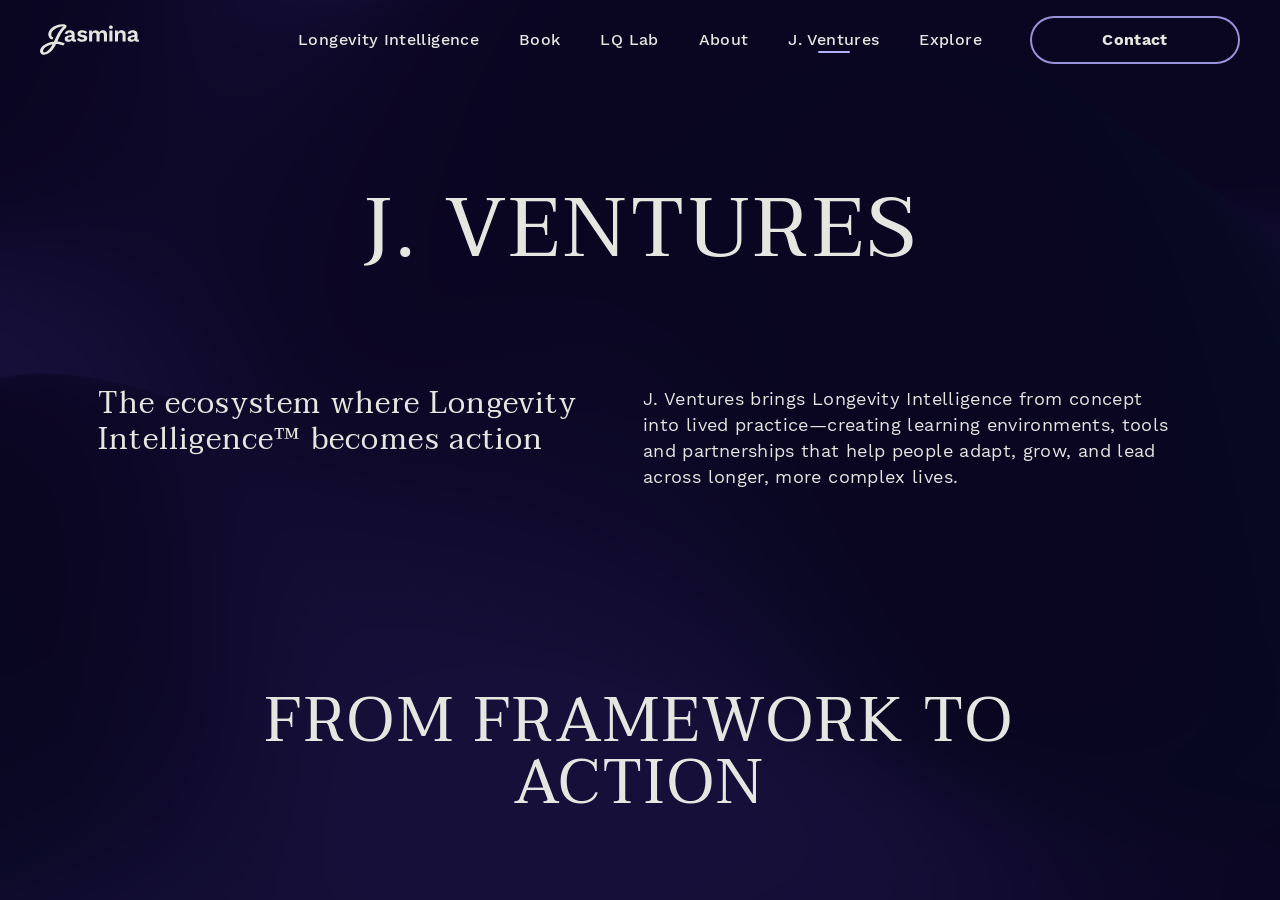
<file: ventures/index.html>
<!DOCTYPE html><html class="is-loading" lang="en" style="--cursor-x: 0.5; --cursor-y: 0.5;" data-direction="down"><head><title>J. Ventures</title><meta charset="utf-8"><meta name="theme-color" content="#000000"><meta name="viewport" content="width=device-width, initial-scale=1"><meta name="description" content="Some description asdas"><meta property="og:type" content="website"><meta property="og:url" content="https://jasminadenner.com/ventures/"><meta property="og:title" content="J. Ventures"><meta property="og:description" content="Some description asdas"><meta name="twitter:card" content="summary_large_image"><meta name="twitter:url" content="https://jasminadenner.com/ventures/"><meta name="twitter:title" content="J. Ventures"><meta name="twitter:description" content="Some description asdas"><meta name="keywords" content="longevity, health, wellness, intelligence, jasmina, denner, jasmina denner, longevity intelligence, healthy living, life extension, future, world"><meta property="og:keywords" content="longevity, health, wellness, intelligence, jasmina, denner, jasmina denner, longevity intelligence, healthy living, life extension, future, world"><meta name="twitter:keywords" content="longevity, health, wellness, intelligence, jasmina, denner, jasmina denner, longevity intelligence, healthy living, life extension, future, world"><link rel="canonical" href="https://jasminadenner.com/ventures/"><meta property="og:image" content="/__external__/jd-cms.onrender.com/uploads/image09_c1d52d18d7.jpg"><meta name="twitter:image" content="/__external__/jd-cms.onrender.com/uploads/image09_c1d52d18d7.jpg"><link ref="preload" as="font/woff2" crossorigin="anonymous" href="/assets/fonts/fd710497da6f571fc11f.woff2"><link ref="preload" as="font/woff2" crossorigin="anonymous" href="/assets/fonts/db95a98e2b04a0c5f787.woff2"><link ref="preload" as="font/woff2" crossorigin="anonymous" href="/assets/fonts/77e4591e6c6bb90817d5.woff2"><link ref="preload" as="font/woff2" crossorigin="anonymous" href="/assets/fonts/e76c1e332ec883024699.woff2"><link ref="preload" as="font/woff2" crossorigin="anonymous" href="/assets/fonts/e4e92733bfc1a391e5c7.woff2"><link ref="preload" as="font/woff2" crossorigin="anonymous" href="/assets/fonts/0eff6bba3376806ce6e3.woff2"><link ref="preload" as="font/woff2" crossorigin="anonymous" href="/assets/fonts/960e890cb970d849a8fc.woff2"><link ref="preload" as="font/woff2" crossorigin="anonymous" href="/assets/fonts/64a0dc6afe9fc2c2aa75.woff2"><link rel="preload" fetchpriority="high" as="image" href="/assets/images/13cf611da58a009b03d2.png" type="image/png"><link rel="preload" fetchpriority="high" as="image" href="/assets/images/13cf611da58a009b03d2.png" type="image/png"><link ref="preload" as="font/woff2" crossorigin="anonymous" href="/assets/fonts/e76c1e332ec883024699.woff2"><link rel="preload" href="/assets/css/main.297c4bd9b5d865065d9d.css" as="style"><link rel="stylesheet" href="/assets/css/main.297c4bd9b5d865065d9d.css" as="text/css" data-keep-asset=""><script type="application/ld+json">{
  "@context": "https://schema.org",
  "@type": "Article",
  "mainEntityOfPage": {
    "@type": "WebPage",
    "@id": "https://jasminadenner.com/ventures/"
  },
  "headline": "J. Ventures",
  "description": "Some description asdas",
  "author": {
    "@type": "Person",
    "name": "Jasmina Denner",
    "url": "https://jasminadenner.com/about"
  },
  "publisher": {
    "@type": "Organization",
    "name": "Jasmina Denner",
    "logo": {
      "@type": "ImageObject",
      "url": "/assets/static/social.jpg"
    }
  },
  "datePublished": "2026-09-16",
  "image": [
    "/assets/static/social.jpg"
  ]
}
</script><script type="application/ld+json">{
  "@context": "https://schema.org",
  "@graph": [
    {
      "@type": "Organization",
      "@id": "https://jasminadenner.com/#organization",
      "name": "J. Ventures",
      "url": "https://jasminadenner.com",
      "founder": { "@id": "https://jasminadenner.com/#person" },
      "sameAs": [
        "https://longevityintelligence.ai",
        "https://longevityintelligence.com"
      ]
    },
    {
      "@type": "Person",
      "@id": "https://jasminadenner.com/#person",
      "name": "Jasmina Denner",
      "honorificSuffix": "Ph.D.",
      "jobTitle": "Founder",
      "worksFor": { "@id": "https://jasminadenner.com/#organization" },
      "url": "https://jasminadenner.com",
      "description": "Founder of J. Ventures and developer of the Longevity Intelligence framework for adaptive human capacity."
    },
    {
      "@type": "CreativeWork",
      "@id": "https://longevityintelligence.ai/#framework",
      "name": "Longevity Intelligence",
      "alternativeHeadline": "A Framework for Adaptive Human Capacity",
      "creator": { "@id": "https://jasminadenner.com/#person" },
      "publisher": { "@id": "https://jasminadenner.com/#organization" },
      "url": "https://longevityintelligence.ai",
      "description": "The framework by Jasmina Denner, Ph.D. for adaptive human capacity in biological, digital, and social domains of AI-shaped lives."
    }
  ]
}
</script><link rel="manifest" href="/manifest.json" crossorigin="use-credentials" /><meta name="apple-mobile-web-app-capable" content="yes">
<link rel="icon" type="image/png" sizes="196x196" href="/icons/favicon-196.png">
<link rel="apple-touch-icon" href="/icons/apple-icon-180.png">
<meta name="msapplication-square70x70logo" content="/icons/mstile-icon-128.png">
<meta name="msapplication-square150x150logo" content="/icons/mstile-icon-270.png">
<meta name="msapplication-square310x310logo" content="/icons/mstile-icon-558.png">
<meta name="msapplication-wide310x150logo" content="/icons/mstile-icon-558-270.png">
<script>
  if ('serviceWorker' in navigator) {
    navigator.serviceWorker.getRegistrations().then(function (registrations) {
      for (let registration of registrations) {
        registration.unregister().then(() => {
          console.log('Service worker unregistered');
        });
      }
    });
  }
</script></head><body><div class="wrapper" data-scroll-wrapper="" id="top"><div class="page-holder relative" data-scroller=""><header class="fixed  top-0 left-0 w-full text-white z-3" data-header=""><div class="container flex items-center py-16 header__container"><div class="w-1/5"><a class="header-logo" href="/"><svg class="w-[9.9rem] h-auto" width="194" height="61" viewBox="0 0 194 61" fill="none" xmlns="http://www.w3.org/2000/svg"><path d="M25.9994 26.0916C20.2477 24.7869 21.9559 17.1505 24.5406 13.8695C27.9379 9.546 33.4209 6.78307 38.7184 5.64465C40.1579 5.33765 41.6166 5.13939 43.0946 5.06904C43.6128 5.04345 44.1374 5.04345 44.6556 5.04985C45.4234 5.05624 45.9224 5.32486 46.012 4.85158C46.0696 4.55738 44.0734 6.36096 43.696 6.73191C42.7043 7.69765 41.7638 8.71457 40.8745 9.77625C37.618 13.6648 35.1548 18.1482 32.9411 22.6891C28.7249 31.336 25.5003 40.6481 19.288 48.163C17.8357 49.9155 16.217 51.508 14.3744 52.8447C12.8645 53.9447 10.011 55.8698 8.02768 55.6012C5.09744 55.1983 6.07632 51.0475 7.15117 49.2951C8.68026 46.8136 11.2458 45.01 13.7794 43.6733C23.5618 38.512 35.4683 37.1817 45.5577 42.1575L48.5584 38.1091C36.1784 32.0012 20.7467 33.6257 9.00655 40.6162C3.86265 43.6797 -3.04708 50.862 1.45704 57.2065C5.12303 62.3614 12.391 60.0334 16.7864 57.3408C28.5265 50.1521 32.9667 35.6211 38.6672 23.9299C40.3371 20.5018 42.1924 17.1568 44.4637 14.0933C45.513 12.6735 46.6454 11.2984 47.893 10.0449C49.2301 8.70817 50.9384 7.53776 51.6293 5.68941C54.3357 -1.54409 40.4394 0.406593 37.1317 1.11651C29.6654 2.72182 21.4889 7.06448 17.7653 14.0102C14.2976 20.4826 16.7928 28.8865 24.4127 30.6133L25.993 26.0916H25.9994Z" fill="currentColor"></path><path d="M61.9187 20.5892C61.9187 19.3421 61.5604 18.3699 60.8502 17.6728C60.1401 16.9757 59.1996 16.6303 58.0415 16.6303C56.9667 16.6303 56.0262 16.9053 55.2137 17.4553C54.4011 18.0054 53.8061 18.92 53.4287 20.1991L48.3359 18.6321C48.8286 16.7198 49.9098 15.1785 51.5797 14.0209C53.2495 12.8633 55.4888 12.2812 58.3039 12.2812C60.2168 12.2812 61.8867 12.5818 63.3134 13.1766C64.7337 13.7714 65.847 14.6668 66.6467 15.8564C67.4465 17.046 67.8431 18.5426 67.8431 20.3398V29.1722C67.8431 30.2723 68.3677 30.8287 69.4106 30.8287C69.9032 30.8287 70.3703 30.7583 70.8053 30.6112L70.4599 34.3079C69.7049 34.6853 68.7644 34.8707 67.632 34.8707C66.6147 34.8707 65.6998 34.6981 64.8873 34.3463C64.0748 34.0009 63.435 33.4701 62.9743 32.7602C62.5073 32.0503 62.2769 31.1549 62.2769 30.0804V29.9077L63.3198 29.735C63.1471 30.8351 62.6672 31.7752 61.8803 32.5427C61.0997 33.3102 60.1465 33.8986 59.0268 34.3079C57.9072 34.7109 56.7556 34.9155 55.5656 34.9155C54.0876 34.9155 52.8081 34.6917 51.7332 34.2376C50.6584 33.7899 49.833 33.1311 49.2508 32.2549C48.6686 31.3851 48.3807 30.3106 48.3807 29.0315C48.3807 27.407 48.9053 26.0767 49.9482 25.047C50.9911 24.0173 52.4882 23.3138 54.4331 22.9364L62.616 21.28L62.5713 24.9766L57.3442 26.0191C56.3589 26.2238 55.6103 26.4924 55.1049 26.825C54.5995 27.1576 54.3436 27.7012 54.3436 28.4559C54.3436 29.2106 54.6123 29.735 55.1497 30.1124C55.6871 30.4897 56.3333 30.6752 57.0883 30.6752C57.6961 30.6752 58.2911 30.6048 58.8733 30.4577C59.4555 30.3106 59.9737 30.0804 60.4408 29.7606C60.9078 29.4408 61.2661 29.0059 61.5284 28.4559C61.7907 27.9059 61.9187 27.2343 61.9187 26.4541V20.5764V20.5892Z" fill="currentColor"></path><path d="M82.9698 34.9091C80.7625 34.9091 78.7536 34.519 76.9366 33.7323C75.1196 32.9457 73.6481 31.8456 72.5156 30.4258L75.9577 26.9465C76.6551 27.989 77.5828 28.846 78.7472 29.5176C79.9052 30.1827 81.2871 30.5153 82.8802 30.5153C84.0126 30.5153 84.9211 30.349 85.5993 30.0164C86.2839 29.6839 86.623 29.153 86.623 28.4303C86.623 27.9634 86.463 27.5669 86.1431 27.2343C85.8232 26.9017 85.1835 26.6331 84.2302 26.4285L80.3978 25.6418C77.8707 25.1174 76.0793 24.3307 75.0236 23.269C73.9616 22.2073 73.4369 20.8387 73.4369 19.1566C73.4369 17.967 73.7952 16.8478 74.5054 15.8053C75.2155 14.7628 76.284 13.9121 77.7043 13.2598C79.1247 12.6074 80.8969 12.2812 83.0146 12.2812C85.1323 12.2812 87.0836 12.6202 88.6959 13.3046C90.3082 13.9889 91.575 14.993 92.5027 16.3297L88.9326 19.809C88.2928 18.792 87.4611 18.0182 86.431 17.4809C85.401 16.9437 84.3197 16.6751 83.1873 16.6751C82.3748 16.6751 81.6774 16.7646 81.0952 16.9373C80.513 17.11 80.0779 17.353 79.79 17.6536C79.5021 17.9606 79.355 18.3443 79.355 18.8048C79.355 19.2653 79.5597 19.6682 79.9628 20.0008C80.3658 20.3334 81.108 20.6148 82.1828 20.8514L86.623 21.766C88.7727 22.2009 90.3082 22.9364 91.2359 23.9661C92.1636 24.9958 92.6306 26.2366 92.6306 27.6884C92.6306 29.1402 92.2595 30.3234 91.5174 31.4107C90.7752 32.498 89.6876 33.355 88.2545 33.9817C86.8149 34.6085 85.0555 34.9155 82.9634 34.9155L82.9698 34.9091Z" fill="currentColor"></path><path d="M96.2188 34.4728V12.7083H101.574L101.791 16.6225C102.514 15.1707 103.512 14.0834 104.773 13.3607C106.033 12.638 107.434 12.2734 108.976 12.2734C110.518 12.2734 111.958 12.638 113.224 13.3607C114.485 14.0834 115.438 15.1579 116.078 16.5841C116.545 15.6248 117.165 14.8317 117.952 14.1921C118.733 13.5526 119.609 13.0729 120.563 12.7531C121.522 12.4333 122.495 12.2734 123.48 12.2734C124.901 12.2734 126.199 12.5612 127.377 13.1432C128.554 13.7253 129.488 14.5951 130.185 15.7527C130.883 16.9103 131.228 18.3941 131.228 20.1913V34.4664H125.265V21.3681C125.265 19.7756 124.92 18.6435 124.222 17.972C123.525 17.3068 122.623 16.9743 121.522 16.9743C120.652 16.9743 119.846 17.1917 119.104 17.6266C118.362 18.0615 117.786 18.7075 117.364 19.5645C116.942 20.4215 116.73 21.4896 116.73 22.7623V34.4728H110.768V21.3745C110.768 19.782 110.409 18.6499 109.699 17.9784C108.989 17.3132 108.08 16.9806 106.98 16.9806C106.225 16.9806 105.477 17.1853 104.741 17.5882C103.999 17.9976 103.391 18.6307 102.911 19.5005C102.431 20.3704 102.194 21.5152 102.194 22.9414V34.4728H96.2315H96.2188Z" fill="currentColor"></path><path d="M138.978 9.57394C137.73 9.57394 136.803 9.30532 136.188 8.76808C135.581 8.23085 135.273 7.43778 135.273 6.39529C135.273 5.3528 135.581 4.51497 136.188 3.97773C136.796 3.44049 137.724 3.17188 138.978 3.17188C140.232 3.17188 141.153 3.44049 141.767 3.97773C142.375 4.51497 142.682 5.32082 142.682 6.39529C142.682 7.46976 142.375 8.23085 141.767 8.76808C141.16 9.30532 140.225 9.57394 138.978 9.57394ZM141.94 12.7078V34.4723H135.977V12.7078H141.94Z" fill="currentColor"></path><path d="M146.957 34.4742V12.7098H152.312L152.658 19.2397L151.915 18.5426C152.261 17.1228 152.818 15.946 153.572 15.0186C154.327 14.0912 155.249 13.4005 156.336 12.9528C157.424 12.5051 158.62 12.2812 159.926 12.2812C161.435 12.2812 162.779 12.5691 163.95 13.1511C165.127 13.7331 166.055 14.6093 166.739 15.7861C167.424 16.9629 167.763 18.4339 167.763 20.2055V34.4806H161.8V21.9003C161.8 20.0456 161.435 18.7601 160.713 18.0501C159.99 17.3402 159.043 16.9821 157.885 16.9821C157.072 16.9821 156.279 17.1803 155.511 17.5705C154.743 17.9606 154.116 18.5938 153.636 19.4636C153.157 20.3334 152.92 21.4974 152.92 22.9428V34.4742H146.957Z" fill="currentColor"></path><path d="M185.106 20.5892C185.106 19.3421 184.748 18.3699 184.038 17.6728C183.328 16.9757 182.387 16.6303 181.229 16.6303C180.154 16.6303 179.214 16.9053 178.401 17.4553C177.589 18.0054 176.994 18.92 176.616 20.1991L171.523 18.6321C172.016 16.7198 173.097 15.1785 174.767 14.0209C176.437 12.8633 178.676 12.2812 181.491 12.2812C183.404 12.2812 185.074 12.5818 186.501 13.1766C187.921 13.7714 189.034 14.6668 189.834 15.8564C190.634 17.046 191.031 18.5426 191.031 20.3398V29.1722C191.031 30.2723 191.555 30.8287 192.598 30.8287C193.091 30.8287 193.558 30.7583 193.993 30.6112L193.647 34.3079C192.892 34.6853 191.952 34.8707 190.819 34.8707C189.802 34.8707 188.887 34.6981 188.075 34.3463C187.262 34.0009 186.622 33.4701 186.162 32.7602C185.695 32.0503 185.464 31.1549 185.464 30.0804V29.9077L186.507 29.735C186.335 30.8351 185.855 31.7752 185.068 32.5427C184.287 33.3102 183.334 33.8986 182.214 34.3079C181.095 34.7109 179.943 34.9155 178.753 34.9155C177.275 34.9155 175.996 34.6917 174.921 34.2376C173.846 33.7899 173.021 33.1311 172.438 32.2549C171.856 31.3851 171.568 30.3106 171.568 29.0315C171.568 27.407 172.093 26.0767 173.136 25.047C174.179 24.0173 175.676 23.3138 177.621 22.9364L185.804 21.28L185.759 24.9766L180.532 26.0191C179.546 26.2238 178.798 26.4924 178.292 26.825C177.787 27.1576 177.531 27.7012 177.531 28.4559C177.531 29.2106 177.8 29.735 178.337 30.1124C178.875 30.4897 179.521 30.6752 180.276 30.6752C180.884 30.6752 181.479 30.6048 182.061 30.4577C182.643 30.3106 183.161 30.0804 183.628 29.7606C184.095 29.4408 184.454 29.0059 184.716 28.4559C184.978 27.9059 185.106 27.2343 185.106 26.4541V20.5764V20.5892Z" fill="currentColor"></path></svg></a></div><div class="w-1/5 ml-auto flex justify-end laptop:hidden relative -top-4"><button data-menu-opener="" type="button"><span></span><span></span></button></div><div class="header-menu"><div class="lightning opacity-20 laptop:hidden" style="--power: 130%; --height: 70svh" data-scrub="data-scrub" data-repeat="data-repeat" data-from="130%" data-to="40%" data-start="top bottom"><div class="center-light grid grid-cols-2"><span class="center-light__shadow"></span><div class="h-full lightning__left"></div><div class="h-full lightning__right"></div></div></div><div class="flex-grow flex justify-center pt-[7svh] laptop:pt-0"><ul class="nav flex flex-col laptop:flex-row gap-x-40 gap-y-[1.8rem] text-[2.4rem] font-secondary laptop:font-primary laptop:text-base laptop:font-medium"><li class="laptop:hidden" data-stagger=""><a class="link link--secondary" href="/">Home</a></li><li data-stagger=""><a class="link link--secondary" href="/longevity-intelligence">Longevity Intelligence</a></li><li data-stagger=""><a class="link link--secondary" href="/book">Book</a></li><li data-stagger=""><a class="link link--secondary" href="/lab">LQ Lab</a></li><li data-stagger=""><a class="link link--secondary" href="/about/">About</a></li><li data-stagger=""><a class="link link--secondary is-active" href="/ventures/">J. Ventures</a></li><li data-stagger=""><div class="header-nested-nav"><span class="header-nested-nav__parent link link--secondary">Explore</span><div class="header-nested-nav__subnav"><a class="link link--secondary" href="/the-intelligence-report/">The Intelligence Report </a><a class="link link--secondary" href="/the-longevity-library/">The Longevity Library</a></div></div></li></ul></div><div class="flex-shrink-0 laptop:w-1/4 laptop:flex laptop:justify-end"><div data-stagger=""><a class="btn btn--primary w-[23rem] mx-auto laptop:ml-auto laptop:w-[16.8rem]" href="/contact/">Contact</a></div><div class="mt-[8svh] laptop:hidden flex justify-center" data-stagger=""><ul class="flex flex-wrap gap-x-[2.2rem] lg:gap-x-40"><li class="social-list__item"><a class="social-list__link" href="https://www.linkedin.com/in/jasminadenner/"><svg class="svgi " aria-labelledby="symbol-linkedin-desc-h7" role="group">
                  <desc id="symbol-linkedin-desc-h7">linkedin icon</desc>
                  <use xlink:href="#svg-linkedin"></use>
              </svg></a></li><li class="social-list__item"><a class="social-list__link" href="https://x.com/JasminaDenner"><svg class="svgi " aria-labelledby="symbol-twitter-desc-h8" role="group">
                  <desc id="symbol-twitter-desc-h8">twitter icon</desc>
                  <use xlink:href="#svg-twitter"></use>
              </svg></a></li><li class="social-list__item"><a class="social-list__link" href="https://www.instagram.com/jasminadenner/"><svg class="svgi " aria-labelledby="symbol-instagram-desc-h9" role="group">
                  <desc id="symbol-instagram-desc-h9">instagram icon</desc>
                  <use xlink:href="#svg-instagram"></use>
              </svg></a></li></ul></div></div></div></div></header><div class="flex flex-col min-h-screen" data-transitions-container="" data-animation="fade"><main class="main"><section class="container pb-50 md:pb-100 pt-[12.8rem] md:pt-180"><div class="max-w-[108.4rem] mx-auto"><h1 class="text-center uppercase mb-40 md:mb-[10.5rem]" data-animation="split">J. Ventures</h1><div class="md:grid md:grid-cols-2 md:gap-x-80"><div class="mb-16 md:mb-0"><h2 class="h3 mb-0" data-animation="moveUp">The ecosystem where Longevity Intelligence™ becomes action</h2></div><div data-animation="moveUp"><div class="wysiwyg reset-last md:relative md:-left-[3.7rem] md:-mr-[4rem]"><p>J. Ventures brings Longevity Intelligence from concept into lived practice—creating learning environments, tools and partnerships that help people adapt, grow, and lead across longer, more complex lives.&nbsp;</p></div></div></div></div></section><section class="container" data-animation="ventures-playbook" style="--h: 4"><div class="py-50 md:py-100 lg:sticky lg:top-0 laptop:-top-[4.6rem]"><div class="max-w-[90rem] mx-auto text-center md:mb-60"><h2 class="uppercase mb-8" data-animation="split">From Framework to Action</h2><p class="max-w-[66rem] mx-auto mb-0" data-animation="moveUp">J. Ventures moves Longevity Intelligence idea to implementaion through three aligned pathways. </p></div><div class="md:grid md:grid-cols-2" data-blocks-container=""><div><div class="md:pr-20 relative" data-left-part=""><svg class="lg:hidden w-full relative  -mt-[3rem] -mb-[9rem] -left-10 mx-auto" width="230" height="541" viewBox="0 0 230 541" fill="none" xmlns="http://www.w3.org/2000/svg" data-mobile-svg="" data-animation="draw-svg" data-start="top bottom-=100" data-end="+=400px" data-scrub="" data-repeat="" data-ease="none"><path d="M229.038 1C202.038 95.3883 143 120.357 66.4164 136.234C-86.5248 167.942 69.8387 176.28 149.415 234.154C228.991 292.027 33.8664 361.95 155.943 540.036" stroke="url(#paint0_linear_2132_3493)" stroke-width="2" stroke-miterlimit="10" data-path-for-ball-mobile=""></path><defs><linearGradient id="paint0_linear_2132_3493" x1="18.3809" y1="115" x2="155.58" y2="417.215" gradientUnits="userSpaceOnUse"><stop stop-color="#F7EFD6" stop-opacity="0"></stop><stop offset="0.29" stop-color="#F7EFD6"></stop><stop offset="1" stop-color="#F7EFD6" stop-opacity="0"></stop></linearGradient></defs></svg><svg class="hidden lg:block w-full h-auto" width="662" height="642" viewBox="0 0 662 642" fill="none" xmlns="http://www.w3.org/2000/svg" data-desktop-svg="" data-animation="draw-svg" data-start="top bottom-=100" data-end="+=75%" data-scrub="" data-repeat="" data-ease="none"><path d="M482.003 1C438.053 150.278 236.049 235.32 62.7828 219.211C-153.8 199.074 264.368 133.679 374.538 229.766C435 282.5 283 329.5 247.5 394.5C228.139 429.949 250.2 490.2 471 447C747 393 639.502 546.5 639.502 641.5" stroke="url(#paint0_linear_1922_5811)" stroke-width="2" stroke-miterlimit="10"></path><defs><linearGradient id="paint0_linear_1922_5811" x1="473.211" y1="0.999967" x2="629.417" y2="642.02" gradientUnits="userSpaceOnUse"><stop stop-color="#E6E6E1" stop-opacity="0"></stop><stop offset="0.198839" stop-color="#E6E6E1" stop-opacity="0.8"></stop><stop offset="0.48" stop-color="#E6E6E1"></stop><stop offset="0.805721" stop-color="#E6E6E1" stop-opacity="0.8"></stop><stop offset="1" stop-color="#E6E6E1" stop-opacity="0"></stop></linearGradient></defs></svg><div class="w-70 h-70 md:w-100 md:h-100 rounded-full absolute left-0 top-0 -z-1 scale-0" style="--c: #E6E6E1;--s: 5s; --lo: 0.5;" data-story-circle="ventures-playbook"><span class="circle"></span><span class="light"><span></span></span></div></div></div><div><div class="grid gap-y-60 lg:pt-30" data-right-part=""><div class="lg:col-start-1 lg:row-start-1 lg:col-end-1 lg:row-end-1" data-block=""><div class="max-w-[54rem]"><h3 class="mb-16 md:mb-8">Thought Leadership and Advocacy</h3><div class="wysiwyg reset-last"><p>Developing and advancing frameworks for human flourishing in the age of longevity and AI—through writing, public dialogue, and cross-sector engagement.</p></div></div></div><div class="lg:col-start-1 lg:row-start-1 lg:col-end-1 lg:row-end-1" data-block=""><div class="max-w-[54rem]"><h3 class="mb-16 md:mb-8">From Science to Society</h3><div class="wysiwyg reset-last"><p>Translating Longevity Intelligence into tools, platforms, and institutional models—including the development of LQ Lab — designed to embed adaptive human capacity into education, technology, and culture.</p></div></div></div><div class="lg:col-start-1 lg:row-start-1 lg:col-end-1 lg:row-end-1" data-block=""><div class="max-w-[54rem]"><h3 class="mb-16 md:mb-8">Collaborative Ecosystems</h3><div class="wysiwyg reset-last"><p>Connecting researchers, technologists, educators, investors, and policymakers to align innovation with long-horizon human capacity.</p></div></div></div></div></div></div></div></section><section class="py-50 md:pb-100 md:pt-[2.3rem] container"><div class="md:hidden container laptop:px-80 -mt-[9rem]"><svg class="w-[22.5rem] h-auto mx-auto relative -left-[1.6rem]" width="225" height="230" viewBox="0 0 225 230" fill="none" xmlns="http://www.w3.org/2000/svg" data-animation="draw-svg" data-start="top bottom-=100" data-end="+=50%" data-scrub="" data-repeat="" data-ease="none"><path d="M158.704 1.3125C227.365 14.8583 265.864 29.4706 147.078 55.2981C28.2916 81.1256 -41.7478 101.365 31.345 138.686C104.438 176.007 124.144 204.915 124.144 229.313" stroke="url(#paint0_linear_1940_5546)" stroke-width="2" stroke-miterlimit="10"></path><defs><linearGradient id="paint0_linear_1940_5546" x1="155.084" y1="2.5182" x2="163.584" y2="229.924" gradientUnits="userSpaceOnUse"><stop stop-color="#E6E6E1" stop-opacity="0"></stop><stop offset="0.203279" stop-color="#E6E6E1" stop-opacity="0.8"></stop><stop offset="0.58749" stop-color="#E6E6E1"></stop><stop offset="0.843796" stop-color="#E6E6E1" stop-opacity="0.2"></stop><stop offset="0.903135" stop-color="#E6E6E1" stop-opacity="0.05"></stop><stop offset="1" stop-color="#E6E6E1" stop-opacity="0"></stop></linearGradient></defs></svg></div><div class="pt-[5.4rem] pb-0 md:pt-90 md:pb-100 relative px-40 laptop:px-80"><div class="lightning opacity-50" style="--power: 130%; --height: 100%" data-animation="lightning" data-scrub="data-scrub" data-repeat="data-repeat" data-from="130%" data-to="60%" data-start="top bottom"><div class="center-light grid grid-cols-2"><span class="center-light__shadow"></span><div class="h-full lightning__left"></div><div class="h-full lightning__right"></div></div></div><div class="text-center max-w-[95rem] relative z-1 mx-auto"><h3 class="h4 italic mb-16" data-animation="split">This is an invitation to adapt and evolve how we live—before the future forces us to.</h3></div></div><div data-animation="ventures-hand"><svg class="lg:hidden w-[30rem] h-auto mx-auto relative -left-5 -mt-[1.9rem] -mb-[21rem]" width="302" height="483" viewBox="0 0 302 483" fill="none" xmlns="http://www.w3.org/2000/svg" data-mobile-svg="" data-animation="draw-svg" data-start="top bottom-=100" data-end="+=75%" data-scrub="" data-repeat="" data-ease="none"><path d="M161.966 0V49.9904C161.966 64.7603 164.482 87.4757 195.211 103.011C238.661 124.976 302.89 118.538 300.246 160.197C297.601 201.855 202.597 284.431 68.053 243.153C-60.5016 203.713 29.6562 208.754 61.339 218.158C166.328 249.322 102.344 306.395 83.0753 345.024C63.8064 383.653 83.0753 453.277 83.0753 482.438" stroke="url(#paint0_linear_1940_5504)" stroke-width="2" stroke-miterlimit="10"></path><defs><linearGradient id="paint0_linear_1940_5504" x1="203.866" y1="2.79513" x2="367.439" y2="397.14" gradientUnits="userSpaceOnUse"><stop stop-color="#E6E6E1" stop-opacity="0"></stop><stop offset="0.286718" stop-color="#E6E6E1" stop-opacity="0.8"></stop><stop offset="1" stop-color="#E6E6E1"></stop></linearGradient></defs></svg><svg class="max-w-[42.4rem] lg:relative lg:-top-20 lg:left-[-2.6rem] lg:-mb-[21.2rem] mx-auto w-full hidden lg:block" width="428" height="597" viewBox="0 0 428 597" fill="none" xmlns="http://www.w3.org/2000/svg" data-desktop-svg="" data-animation="draw-svg" data-start="top bottom-=100" data-end="+=75%" data-scrub="" data-repeat="" data-ease="none"><path d="M243.502 0V66C243.502 85.5 246.832 115.49 287.498 136C344.998 165 429.998 156.5 426.498 211.5C422.998 266.5 285.004 345.5 113.004 300C-58.9959 254.5 -4.53871 235.32 96.9613 260.82C198.461 286.32 194.85 360.55 169.35 411.55C127.503 495.245 169.35 558.488 169.35 596.988" stroke="url(#paint0_linear_1922_5850)" stroke-width="2" stroke-miterlimit="10"></path><defs><linearGradient id="paint0_linear_1922_5850" x1="298.932" y1="3.69029" x2="514.529" y2="524.686" gradientUnits="userSpaceOnUse"><stop stop-color="#E6E6E1" stop-opacity="0"></stop><stop offset="0.286718" stop-color="#E6E6E1" stop-opacity="0.8"></stop><stop offset="1" stop-color="#E6E6E1"></stop></linearGradient></defs></svg><div class="w-70 h-70 md:w-100 md:h-100 rounded-full absolute left-0 top-0 -z-1 scale-0" style="--c: #E6E6E1;--s: 5s; --lo: 0.5;" data-story-circle="ventures-hand"><span class="circle"></span><span class="light"><span></span></span></div></div><div class="lg:grid lg:grid-cols-12 lg:gap-x-20 container laptop:px-80"><div class="lg:order-2 lg:col-span-4 lg:px-10 laptop:px-[4.4rem] left-5 relative lg:left-7 lg:-top-50 mb-100 lg:mb-0"><picture class="w-full h-auto flex !w-[27.4rem] mx-auto lg:!w-full" style="--aspect: 0.5664335664335665"><img class="block w-full" data-component="await-upload" data-src="/assets/images/hand.png" alt="image description" width="324" height="572" draggable="false"></picture></div><div class="lg:col-span-4 lg:order-first"><h3 class="mb-8 laptop:-mr-80" data-animation="split">Longevity Intelligence is the foundation of Jasmina’s work—and a growing cultural movement.</h3></div><div class="lg:col-span-4 order-last lg:left-[1.3rem]" data-animation="moveUp"><div class="wysiwyg reset-last"><p>Through J. Ventures, Longevity Intelligence becomes infrastructure. Ideas turn into platforms. Capacities turn into tools. Practice scales into public design—across organizations, education systems, and civic life.</p></div></div></div></section><section><div class="py-50 laptop:py-100 container laptop:px-80 text-center"><h2 class="text-[3.6rem] leading-small md:h1 md:leading-none uppercase max-w-[120rem] mx-auto mb-60 lg:mb-70" data-animation="split">Build the Future Intentionally </h2><div class="max-w-[58rem] mx-auto" data-animation="moveUp"><p class="mb-30 px-20 md:px-0" data-description="">Stay connected as Longevity Intelligence evolves into action. </p><form data-component='form' data-form method='post' name='Ventures Page Contact Form'><input type='hidden' name='form-name' value='Ventures Page Contact Form' /><div data-success-message=""><p class="font-semibold">Thank you for reaching out. Jasmina will respond personally.</p></div><div data-form-body=""><div class="form-control form-control--secondary "><div class="group relative input-group"><input class="text-center" type="text" autocomplete="off" name="name" required="required" placeholder="Enter your name*"><div data-error-field="name"></div></div></div><div class="form-control form-control--secondary "><div class="group relative input-group"><input class="text-center" type="email" autocomplete="off" name="email" required="required" placeholder="Enter your email address*"><div data-error-field="email"></div></div></div><div class="flex justify-center mt-[3.2rem]"><button class="btn btn--primary min-w-[21rem]" type="submit">Join Our Community</button></div></div></form></div></div><div class="pb-40 pt-50 container laptop:px-80"><div><div class="flex flex-col gap-20 laptop:grid laptop:grid-cols-4  laptop:gap-x-40 text-center laptop:text-left text-base laptop:justify-center items-center"><div class="relative text-center laptop:text-left w-full opacity-50  laptop:grid laptop:col-span-2 laptop:grid-cols-2 laptop:gap-x-20"><p class="mb-20 laptop:mb-0">© 2026 All Rights Reserved</p><div class="laptop:-mr-20"><a class="link link--underline" href="/ip-usage-policy/">Intellectual Property &amp; Usage Policy</a></div></div><div class="flex flex-col justify-center gap-y-16 md:flex-row md:justify-between md:gap-x-20"><span class="opacity-50 order-first md:order-last md:mx-auto lg:mx-0">Created by <a href="https://noomoagency.com/" target="_blank" class="link link--underline">Noomo Agency</a></span></div><div class="md:flex md:justify-end"><span class="link opacity-50 hover:opacity-100 md:!inline-flex lg:h-min" data-scroll-to="top">Back to top</span></div></div></div><span class="h-8 animated-gradient w-full !absolute left-0 bottom-0"></span></div></section></main></div></div></div><div class="cursor"><div class="cursor__inner"></div></div><canvas class="fixed left-0 top-0 w-screen h-screen -z-5" data-background=""></canvas><script defer="" src="/assets/js/main.a583e79ccc364c90284f.js" data-swup-ignore-script=""></script><script async="" src="https://www.googletagmanager.com/gtag/js?id=G-Q78Q7JWNWX" data-swup-ignore-script=""></script><script async="" data-swup-ignore-script="">var ID = "G-Q78Q7JWNWX"
window.dataLayer = window.dataLayer || [];
function gtag(){dataLayer.push(arguments);}
gtag('js', new Date());
gtag('config', ID);
</script><div style="width: 0; height: 0; position: absolute; overflow: hidden;"><svg xmlns="http://www.w3.org/2000/svg" xmlns:xlink="http://www.w3.org/1999/xlink"><symbol fill="none" viewBox="0 0 18 11" id="svg-arrow-down" xmlns="http://www.w3.org/2000/svg"><path d="m1 1 8 8 8-8" stroke="currentColor" stroke-width="2"></path></symbol><symbol class="lw-[7.2rem] lh-auto" fill="none" viewBox="0 0 72 24" id="svg-arrow-left-long" xmlns="http://www.w3.org/2000/svg"><path d="M72 12H1.002m0 0 11-11m-11 11 11 11" stroke="currentColor"></path></symbol><symbol fill="none" viewBox="0 0 26 16" id="svg-arrow-right" xmlns="http://www.w3.org/2000/svg"><path d="M0 8h24.5m0 0L18 1.5M24.5 8 18 14.5" stroke="currentColor" stroke-width="2"></path></symbol><symbol class="kw-[7.2rem] kh-auto" fill="none" viewBox="0 0 72 24" id="svg-arrow-right-long" xmlns="http://www.w3.org/2000/svg"><path d="M0 12h70.998m0 0-11-11m11 11-11 11" stroke="currentColor"></path></symbol><symbol fill="none" viewBox="0 0 24 24" id="svg-chevron-right" xmlns="http://www.w3.org/2000/svg"><path d="m8 7 6 6-6 6" stroke="currentColor" stroke-width="2.5"></path></symbol><symbol fill="none" viewBox="0 0 16 16" id="svg-close" xmlns="http://www.w3.org/2000/svg"><circle cx="8" cy="8" r="7.5" stroke="currentColor"></circle><path stroke="currentColor" stroke-linecap="round" d="m11 5-6 6m6 0L5 5"></path></symbol><symbol fill="none" viewBox="0 0 26 26" id="svg-facebook" xmlns="http://www.w3.org/2000/svg"><path d="M16.828 5.595h1.971V2.152C18.46 2.106 17.29 2 15.927 2c-2.843 0-4.79 1.792-4.79 5.087v3.031H8v3.848h3.137v9.683h3.846v-9.682h3.01l.478-3.848h-3.489V7.47c0-1.113.3-1.874 1.846-1.874Z" fill="currentColor"></path></symbol><symbol fill="none" viewBox="0 0 18 18" id="svg-info" xmlns="http://www.w3.org/2000/svg"><path d="M9.25 8.333v4.584m0 4.583a8.25 8.25 0 1 1 0-16.5 8.25 8.25 0 0 1 0 16.5Zm.046-11.917v.092h-.092v-.092h.092Z" stroke="currentColor" stroke-linecap="round" stroke-linejoin="round"></path></symbol><symbol fill="none" viewBox="0 0 25 25" id="svg-instagram" xmlns="http://www.w3.org/2000/svg"><path fill="currentColor" fill-rule="evenodd" d="M8.318.27h8.978c4.131 0 7.482 3.358 7.482 7.5v9c0 4.141-3.35 7.5-7.482 7.5H8.318c-4.132 0-7.482-3.359-7.482-7.5v-9c0-4.142 3.35-7.5 7.482-7.5Zm8.978 21.75c2.888 0 5.237-2.355 5.237-5.25v-9c0-2.895-2.35-5.25-5.237-5.25H8.318C5.43 2.52 3.08 4.875 3.08 7.77v9c0 2.895 2.35 5.25 5.238 5.25h8.978Z" clip-rule="evenodd"></path><path fill="currentColor" fill-rule="evenodd" d="M6.82 12.27c0-3.314 2.68-6 5.986-6 3.305 0 5.985 2.686 5.985 6 0 3.313-2.68 6-5.985 6-3.306 0-5.986-2.687-5.986-6Zm2.245 0a3.75 3.75 0 0 0 3.74 3.75 3.75 3.75 0 0 0 0-7.5 3.75 3.75 0 0 0-3.74 3.75Z" clip-rule="evenodd"></path><ellipse cx="19.251" cy="5.823" fill="currentColor" rx=".798" ry=".799"></ellipse></symbol><symbol fill="none" viewBox="0 0 26 26" id="svg-link" xmlns="http://www.w3.org/2000/svg"><path d="m9.969 15.969 6-6M11.469 8.105l2.818-2.813a4.5 4.5 0 0 1 6.364 6.364l-2.819 2.813M8.105 11.469l-2.813 2.818a4.5 4.5 0 0 0 6.364 6.364l2.813-2.819" stroke="currentColor" stroke-width="2" stroke-linecap="round" stroke-linejoin="round"></path></symbol><symbol fill="none" viewBox="0 0 20 20" id="svg-linkedin" xmlns="http://www.w3.org/2000/svg"><path fill-rule="evenodd" clip-rule="evenodd" d="M7.179 6.894h3.528v1.757c.508-1.01 1.812-1.919 3.77-1.919 3.753 0 4.644 2.013 4.644 5.704v6.837h-3.8v-5.996c0-2.102-.508-3.288-1.802-3.288-1.795 0-2.54 1.278-2.54 3.287v5.997h-3.8V6.894ZM.663 19.112h3.8V6.732h-3.8v12.38ZM5.007 2.696a2.403 2.403 0 0 1-.715 1.712 2.46 2.46 0 0 1-3.456 0A2.42 2.42 0 0 1 .12 2.697c0-.643.257-1.259.715-1.713a2.454 2.454 0 0 1 3.456 0c.457.454.715 1.07.715 1.713Z" fill="currentColor"></path></symbol><symbol fill="none" viewBox="0 0 12 12" id="svg-plus" xmlns="http://www.w3.org/2000/svg"><circle cx="6" cy="6" r="5.5" stroke="currentColor"></circle><path stroke="currentColor" stroke-linecap="round" d="M6 4v4m2-2H4"></path></symbol><symbol fill="none" viewBox="0 0 26 26" id="svg-twitter" xmlns="http://www.w3.org/2000/svg"><g clip-path="url(#aa)"><path d="M15.09 11.312 23.283 2H21.34l-7.113 8.085L8.548 2H1.996l8.59 12.226-8.59 9.765h1.941l7.51-8.538 6 8.538h6.552l-8.908-12.68Zm-2.658 3.022-.87-1.217-6.925-9.688h2.981l5.589 7.818.87 1.218 7.264 10.162h-2.98l-5.929-8.293Z" fill="currentColor"></path></g><defs><clipPath id="aa"><path fill="#fff" transform="translate(1.996 2)" d="M0 0h22.003v22.003H0z"></path></clipPath></defs></symbol></svg></div></body></html>
</file>
<file: assets/css/main.297c4bd9b5d865065d9d.css>
// extracted by mini-css-extract-plugin
export {};
// extracted by mini-css-extract-plugin
export {};
// extracted by mini-css-extract-plugin
export {};
.-rotate-90,.-translate-x-1\/2,.-translate-x-full,.-translate-y-1\/2,.-translate-y-\[65\%\],.-translate-y-full,.\!scale-100,.\33xl\:translate-y-\[76\%\],.group-hover\:translate-x-1\/3,.h-min\:-translate-y-\[31\%\],.hover\:scale-110,.hover\:scale-\[1\.2\],.landscape\:-translate-y-\[25\%\],.laptop\:-translate-y-\[15\%\],.laptop\:translate-y-\[72\%\],.lg\:-translate-x-1\/2,.lg\:-translate-x-\[calc\(50\%\+5\.5rem\)\],.lg\:translate-x-0,.lg\:translate-y-\[60\%\],.md\:-translate-y-1\/2,.md\:translate-x-0,.md\:translate-y-\[48\%\],.rotate-180,.rotate-\[4deg\],.rotate-\[5\.5deg\],.scale-0,.scale-\[0\.5\],.scale-\[0\.6\],.scale-\[1\.1\],.scale-\[1\.8\],.scale-\[1\],.transform,.translate-x-0,.translate-x-\[80\%\],.translate-y-20,.translate-y-4,.translate-y-full,[data-dropdown-content]{--tw-translate-x:0;--tw-translate-y:0;--tw-rotate:0;--tw-skew-x:0;--tw-skew-y:0;--tw-scale-x:1;--tw-scale-y:1}.from-\[\#E4DFDF\],.from-gray-900,.from-purple,.from-secondary-purple,.from-white,.to-\[\#D7D2E5\],.to-blue,.to-transparent{--tw-gradient-from-position: ;--tw-gradient-via-position: ;--tw-gradient-to-position: }.lg\:shadow-none,.shadow,.shadow-book-purple,.shadow-dropdown,[data-dropdown-content]{--tw-ring-offset-shadow:0 0 #0000;--tw-ring-shadow:0 0 #0000;--tw-shadow:0 0 #0000;--tw-shadow-colored:0 0 #0000}.blur,.blur-3xl,.blur-\[10px\],.blur-\[15px\],.blur-\[1rem\],.blur-\[50px\],.blur-lg,.filter,.grayscale,.lg\:blur-\[15px\],.lg\:blur-\[7px\]{--tw-blur: ;--tw-brightness: ;--tw-contrast: ;--tw-grayscale: ;--tw-hue-rotate: ;--tw-invert: ;--tw-saturate: ;--tw-sepia: ;--tw-drop-shadow: }.backdrop-blur,.backdrop-blur-md,.backdrop-blur-sm,.backdrop-filter,.md\:backdrop-blur-md,.md\:backdrop-blur-none{--tw-backdrop-blur: ;--tw-backdrop-brightness: ;--tw-backdrop-contrast: ;--tw-backdrop-grayscale: ;--tw-backdrop-hue-rotate: ;--tw-backdrop-invert: ;--tw-backdrop-opacity: ;--tw-backdrop-saturate: ;--tw-backdrop-sepia: }/*! tailwindcss v3.4.19 | MIT License | https://tailwindcss.com*/*,:after,:before{box-sizing:border-box}:after,:before{--tw-content:""}:host,html{line-height:1.5;-webkit-text-size-adjust:100%;font-family:ui-sans-serif,system-ui,sans-serif,Apple Color Emoji,Segoe UI Emoji,Segoe UI Symbol,Noto Color Emoji;font-feature-settings:normal;font-variation-settings:normal;-moz-tab-size:4;-o-tab-size:4;tab-size:4;-webkit-tap-highlight-color:transparent}body{line-height:inherit;margin:0}hr{border-top-width:1px;color:inherit;height:0}abbr:where([title]){-webkit-text-decoration:underline dotted;text-decoration:underline dotted}h1,h2,h3,h4,h5,h6{font-size:inherit;font-weight:inherit}a{color:inherit;text-decoration:inherit}b,strong{font-weight:bolder}code,kbd,pre,samp{font-family:ui-monospace,SFMono-Regular,Menlo,Monaco,Consolas,Liberation Mono,Courier New,monospace;font-feature-settings:normal;font-size:1em;font-variation-settings:normal}small{font-size:80%}sub,sup{font-size:75%;line-height:0;position:relative;vertical-align:baseline}sub{bottom:-.25em}sup{top:-.5em}table{border-collapse:collapse;border-color:inherit;text-indent:0}button,input,optgroup,select,textarea{color:inherit;font-family:inherit;font-feature-settings:inherit;font-size:100%;font-variation-settings:inherit;font-weight:inherit;letter-spacing:inherit;line-height:inherit;margin:0;padding:0}button,select{text-transform:none}button,input:where([type=button]),input:where([type=reset]),input:where([type=submit]){-webkit-appearance:button;background-color:transparent;background-image:none}:-moz-focusring{outline:auto}:-moz-ui-invalid{box-shadow:none}progress{vertical-align:baseline}::-webkit-inner-spin-button,::-webkit-outer-spin-button{height:auto}[type=search]{-webkit-appearance:textfield;outline-offset:-2px}::-webkit-search-decoration{-webkit-appearance:none}::-webkit-file-upload-button{-webkit-appearance:button;font:inherit}summary{display:list-item}blockquote,dd,dl,figure,h1,h2,h3,h4,h5,h6,hr,p,pre{margin:0}fieldset{margin:0}fieldset,legend{padding:0}menu,ol,ul{list-style:none;margin:0;padding:0}dialog{padding:0}textarea{resize:vertical}input::-moz-placeholder,textarea::-moz-placeholder{color:#9ca3af;opacity:1}input::placeholder,textarea::placeholder{color:#9ca3af;opacity:1}[role=button],button{cursor:pointer}:disabled{cursor:default}audio,canvas,embed,iframe,img,object,svg,video{display:block;vertical-align:middle}img,video{height:auto;max-width:100%}[hidden]:where(:not([hidden=until-found])){display:none}*{-webkit-tap-highlight-color:transparent}div[style="width: 0; height: 0;"]{position:fixed;z-index:-9999}sup{font-size:32%;left:-.5em;top:-1.5em}sub{bottom:0;font-size:30%;left:-.4em;line-height:0;position:relative;vertical-align:baseline}html{font-size:10px;margin-top:0!important;-webkit-font-smoothing:antialiased}@media screen and (min-width:1520px){html{font-size:.6578947368421053vw}}body,html{min-height:100%;width:100%}button:focus{outline:none}body{font-family:Work Sans,Roboto,serif;font-size:1.6rem;font-weight:400;line-height:1.4;-webkit-font-smoothing:antialiased;background:#0a0521;color:#e6e6e1;letter-spacing:.02em;margin-right:0!important}@media screen and (min-width:1280px){body{font-size:1.8rem}}body.light-theme-page{background:#e6e6e1;color:#0a0521}body.light-theme-page [data-transitions-container]{background:#e6e6e1}[style^="--aspect"]{aspect-ratio:var(--aspect)}main[tabindex="-1"]{outline:none}[data-lenis-prevent]{overscroll-behavior:contain}.h1,.h2,.h3,.h4,.h5,.h6,h1,h2,h3,h4,h5,h6{font-family:Taviraj,sans-serif;font-weight:400;letter-spacing:.04em;line-height:1.2;margin-bottom:2rem}b{font-weight:600}.h1,h1{font-size:3.6rem;font-weight:400}@media screen and (min-width:768px){.h1,h1{font-size:5.4rem}}@media screen and (min-width:1024px){.h1,h1{font-size:8.4rem}}@media screen and (min-width:1440px){.h1,h1{font-size:9.8rem}}.h2,h2{font-size:3rem;font-weight:400}@media screen and (min-width:768px){.h2,h2{font-size:4.2rem}}@media screen and (min-width:1024px){.h2,h2{font-size:6.2rem;line-height:1}}@media screen and (min-width:1440px){.h2,h2{font-size:7.2rem;line-height:1}}.h3,h3{font-size:2.2rem}@media screen and (min-width:768px){.h3,h3{font-size:3rem}}@media screen and (min-width:1440px){.h3,h3{font-size:4rem}}.h4,h4{font-size:2rem}@media screen and (min-width:768px){.h4,h4{font-size:3rem}}@media screen and (min-width:1440px){.h4,h4{font-size:3.4rem}}.h5,h5{font-size:2.2rem}@media screen and (min-width:1440px){.h5,h5{font-size:2.8rem}}.h6,h6{font-size:1.8rem}i{font-family:Taviraj,sans-serif}p{margin-bottom:1.25em}.text-larger{font-size:2rem;line-height:1.25}@media screen and (min-width:1280px){.text-larger{font-size:2.6rem}}.reset-last>:last-child{margin-bottom:0!important}strong{display:inline;font-weight:700}.quote-default{position:relative}.quote-default:after,.quote-default:before{background-image:url("data:image/svg+xml;charset=utf-8,%3Csvg xmlns=%27http://www.w3.org/2000/svg%27 width=%2725%27 height=%2722%27 fill=%27none%27 viewBox=%270 0 25 22%27%3E%3Cpath fill=%27%23362669%27 d=%27M24.785 1.977q-4.907 4.638-5.157 9.562h.358q1.29 0 2.435.611 2.58 1.438 2.579 4.386 0 1.438-.716 2.66Q22.744 22 19.664 22q-2.329 0-3.905-1.618-1.827-1.797-1.826-4.78 0-3.775 2.041-7.693Q18.374 3.27 23.317 0zm-13.933 0Q5.946 6.615 5.695 11.54h.358q1.29 0 2.436.611 2.578 1.438 2.578 4.386 0 1.438-.716 2.66Q8.811 22 5.731 22q-2.328 0-3.904-1.618Q0 18.585 0 15.602q0-3.775 2.042-7.694Q4.442 3.272 9.384 0z%27/%3E%3C/svg%3E");background-repeat:no-repeat;background-size:contain;content:"";height:1.8rem;margin-top:-2rem;position:absolute;top:50%;width:2rem}@media screen and (min-width:768px){.quote-default:after,.quote-default:before{height:2.2rem;width:2.5rem}}.quote-default:before{left:0}@media screen and (min-width:768px){.quote-default:before{left:-6rem}}.quote-default:after{right:0;transform:scale(-1)}@media screen and (min-width:768px){.quote-default:after{right:-6rem}}.wysiwyg h1,.wysiwyg h2,.wysiwyg h3{line-height:1.1;margin:4rem 0}.wysiwyg h1:first-child,.wysiwyg h2:first-child,.wysiwyg h3:first-child{margin-top:0}.wysiwyg .h1,.wysiwyg h1{font-size:3rem}@media screen and (min-width:1280px){.wysiwyg .h1,.wysiwyg h1{font-size:4rem}}.wysiwyg .h2,.wysiwyg h2{font-size:2.8rem}@media screen and (min-width:1280px){.wysiwyg .h2,.wysiwyg h2{font-size:3.6rem}}.wysiwyg .h3,.wysiwyg h3{font-size:2.4rem}@media screen and (min-width:1280px){.wysiwyg .h3,.wysiwyg h3{font-size:3.4rem}}.wysiwyg h4{margin-top:3.5rem}.wysiwyg h4:first-child{margin-top:0!important}.wysiwyg a{text-decoration:underline;transition:opacity .3s}.wysiwyg a:hover{opacity:.5}.wysiwyg a,.wysiwyg mark,.wysiwyg strong{font-weight:600}.wysiwyg a,.wysiwyg mark{background-color:transparent;color:#362669}.wysiwyg p{line-height:1.45}.wysiwyg p.has-image{padding-right:0}.wysiwyg .double-images-container{margin:4rem 0}.wysiwyg .double-images-container img{height:auto;width:100%!important}.wysiwyg .image__container{margin:4rem 0 6rem}@media screen and (min-width:1280px){.wysiwyg .image__container{margin-bottom:8rem}}.wysiwyg .image_resized{display:inline-flex;flex-direction:column}@media screen and (max-width:767px){.wysiwyg .image_resized{width:100%!important}}.wysiwyg img{aspect-ratio:16/9;border-radius:1rem;height:auto;margin:4rem 0;width:100%}@media screen and (min-width:1024px){.wysiwyg img{margin:6rem 0}}.wysiwyg .image{margin:4rem 0}@media screen and (min-width:1024px){.wysiwyg .image{margin:6rem 0}}.wysiwyg .image .image__container{margin:0}.wysiwyg .image figcaption{font-size:1.6rem;margin-top:1.2rem;opacity:.6}.wysiwyg .image figcaption:empty{display:none}.wysiwyg .image img{margin:0!important;width:100%!important}.wysiwyg .wysiwyg-images-grid{margin:4rem 0}@media screen and (min-width:1024px){.wysiwyg .wysiwyg-images-grid{margin:6rem 0}}.wysiwyg .wysiwyg-images-grid .image,.wysiwyg .wysiwyg-images-grid img{margin:0!important;width:100%!important}.wysiwyg .media{margin:4rem 0}.wysiwyg ol,.wysiwyg ul{margin-bottom:1.5em;margin-top:1.5em}.wysiwyg ol:first-child,.wysiwyg ul:first-child{margin-top:0}.wysiwyg ol{list-style:decimal;list-style-position:inside}.wysiwyg ul{list-style:none}.wysiwyg ul>li{padding-left:2.6rem;position:relative}.wysiwyg ul>li:before{background:currentColor;border-radius:50%;content:"";height:.3rem;left:1rem;position:absolute;top:.55em;width:.3rem}.wysiwyg ul ol,.wysiwyg ul ul{padding-top:1em}.wysiwyg ul ul>li:before{background-color:transparent}.wysiwyg.about-intro-body-copy p+ol,.wysiwyg.about-intro-body-copy p+ul{margin-top:-1.3em}.wysiwyg.about-intro-body-copy h1,.wysiwyg.about-intro-body-copy h2,.wysiwyg.about-intro-body-copy h3,.wysiwyg.about-intro-body-copy h4,.wysiwyg.about-intro-body-copy ol,.wysiwyg.about-intro-body-copy p,.wysiwyg.about-intro-body-copy ul{margin-bottom:1.75em;padding-right:0}.wysiwyg--new{font-size:1.8rem;letter-spacing:.02em;line-height:1.4}@media screen and (min-width:1280px){.wysiwyg--new{font-size:2rem}}.wysiwyg--new .h1,.wysiwyg--new .h2,.wysiwyg--new .h3,.wysiwyg--new .h4,.wysiwyg--new h1,.wysiwyg--new h2,.wysiwyg--new h3,.wysiwyg--new h4{margin-bottom:2.4rem}.wysiwyg--new .h1,.wysiwyg--new .h2,.wysiwyg--new h1,.wysiwyg--new h2{font-size:2.8rem;line-height:1.2;margin-top:10rem}@media screen and (min-width:768px){.wysiwyg--new .h1,.wysiwyg--new .h2,.wysiwyg--new h1,.wysiwyg--new h2{font-size:4rem}}@media screen and (min-width:1280px){.wysiwyg--new .h1,.wysiwyg--new .h2,.wysiwyg--new h1,.wysiwyg--new h2{font-size:6rem;line-height:1;margin-top:18rem}}.wysiwyg--new .h1:first-child,.wysiwyg--new .h2:first-child,.wysiwyg--new h1:first-child,.wysiwyg--new h2:first-child{margin-top:0}.wysiwyg--new .h2,.wysiwyg--new h2{letter-spacing:.04em;margin-bottom:6.4rem;text-align:center;text-transform:uppercase}.wysiwyg--new blockquote{border-left:.4rem solid #362669;color:#362669;font-family:Taviraj,sans-serif;font-size:2.2rem;font-style:italic;line-height:1.2;margin-top:2.4rem;padding-left:1.2rem}@media screen and (min-width:1024px){.wysiwyg--new blockquote{font-size:2.4rem}}.wysiwyg--new .h3,.wysiwyg--new .h4,.wysiwyg--new h3,.wysiwyg--new h4{font-size:2.4rem;line-height:1.2;margin-top:6.4rem}@media screen and (min-width:1280px){.wysiwyg--new .h3,.wysiwyg--new .h4,.wysiwyg--new h3,.wysiwyg--new h4{font-size:4rem;line-height:1;margin-top:8rem}}.wysiwyg--new i{font-family:Taviraj,sans-serif}.wysiwyg--new img{aspect-ratio:auto;max-height:60rem}.wysiwyg--new .table{width:100%}.wysiwyg--new .table+p{margin-top:4rem}.wysiwyg--new table{font-size:1.8rem;margin-top:1.6rem;width:100%}@media screen and (min-width:1024px){.wysiwyg--new table{font-size:2rem}.wysiwyg--new table:before{background-color:#9a92d9;content:"";display:block;height:.2rem;opacity:.4;width:100%}}.wysiwyg--new tbody,.wysiwyg--new tr{display:flex;flex-direction:column}.wysiwyg--new tr{gap:1.6rem 3.2rem;padding:1.6rem 0;position:relative}.wysiwyg--new tr:first-child{padding-top:1.6rem}@media screen and (min-width:1024px){.wysiwyg--new tr{flex-direction:row}}.wysiwyg--new tr:after{background-color:#9a92d9;bottom:0;content:"";height:.2rem;left:0;opacity:.4;position:absolute;width:100%}.wysiwyg--new td:first-child{color:#362669;font-weight:600}@media screen and (min-width:1024px){.wysiwyg--new td:first-child{flex:0 0 35%}.wysiwyg--new td:last-child{flex:1 1 auto}}.wysiwyg--new ul li:before{background:transparent;border:.5rem solid transparent;border-left:.9rem solid;border-radius:0;content:"";display:inline-block;left:0;position:absolute;top:.45em}.wysiwyg--post{font-size:1.8rem;letter-spacing:.02em;line-height:1.4}@media screen and (min-width:1280px){.wysiwyg--post{font-size:2rem}}.wysiwyg--post .h1,.wysiwyg--post .h2,.wysiwyg--post .h3,.wysiwyg--post .h4,.wysiwyg--post h1,.wysiwyg--post h2,.wysiwyg--post h3,.wysiwyg--post h4{margin-bottom:.9em;margin-top:1.5em}.wysiwyg--post .h1,.wysiwyg--post h1{font-size:2.8rem;line-height:1.25}@media screen and (min-width:768px){.wysiwyg--post .h1,.wysiwyg--post h1{font-size:3.6rem}}.wysiwyg--post .h2,.wysiwyg--post h2{font-size:2.2rem;line-height:1.25}@media screen and (min-width:768px){.wysiwyg--post .h2,.wysiwyg--post h2{font-size:2.8rem}}.wysiwyg--post .h3,.wysiwyg--post h3{font-size:2rem;line-height:1.25}@media screen and (min-width:768px){.wysiwyg--post .h3,.wysiwyg--post h3{font-size:2.4rem}}.wysiwyg--post .h4,.wysiwyg--post h4{font-size:1.8rem;line-height:1.25}@media screen and (min-width:768px){.wysiwyg--post .h4,.wysiwyg--post h4{font-size:2.2rem}}.wysiwyg--book{font-size:1.6rem;letter-spacing:.02em;line-height:1.45}@media screen and (min-width:1280px){.wysiwyg--book{font-size:1.8rem}}.wysiwyg--book .h3,.wysiwyg--book .h4,.wysiwyg--book h3,.wysiwyg--book h4{margin-bottom:1.6rem;margin-top:1.6rem}.wysiwyg--book .h3:first-child,.wysiwyg--book .h4:first-child,.wysiwyg--book h3:first-child,.wysiwyg--book h4:first-child{margin-top:0}.wysiwyg--book .h3,.wysiwyg--book h3{font-size:3rem}@media screen and (min-width:768px){.wysiwyg--book .h3,.wysiwyg--book h3{font-size:4rem}}.wysiwyg--book .h4,.wysiwyg--book h4{font-size:2rem;margin-bottom:3.2rem}@media screen and (min-width:768px){.wysiwyg--book .h4,.wysiwyg--book h4{font-size:2.4rem}}.wysiwyg--privacy h1,.wysiwyg--privacy h2,.wysiwyg--privacy h3,.wysiwyg--privacy h4,.wysiwyg--privacy h5,.wysiwyg--privacy h6{margin-bottom:2.4rem;margin-top:8rem}.wysiwyg--privacy h1:first-child,.wysiwyg--privacy h2:first-child,.wysiwyg--privacy h3:first-child,.wysiwyg--privacy h4:first-child,.wysiwyg--privacy h5:first-child,.wysiwyg--privacy h6:first-child{margin-top:0}.wysiwyg--privacy h1{font-size:3.2rem}@media screen and (min-width:1280px){.wysiwyg--privacy h1{font-size:4.6rem}}.wysiwyg--privacy h2{font-size:2.8rem}@media screen and (min-width:1280px){.wysiwyg--privacy h2{font-size:4rem}}.wysiwyg--privacy h3{font-size:2.4rem}@media screen and (min-width:1280px){.wysiwyg--privacy h3{font-size:3.2rem}}.wysiwyg--privacy h4{font-size:2.2rem}@media screen and (min-width:1280px){.wysiwyg--privacy h4{font-size:2.6rem}}@font-face{font-display:swap;font-family:Work Sans;font-style:normal;font-weight:400;src:url(/assets/fonts/960e890cb970d849a8fc.woff2) format("woff2")}@font-face{font-display:swap;font-family:Work Sans;font-style:normal;font-weight:500;src:url(/assets/fonts/0eff6bba3376806ce6e3.woff2) format("woff2")}@font-face{font-display:swap;font-family:Work Sans;font-style:normal;font-weight:600;src:url(/assets/fonts/64a0dc6afe9fc2c2aa75.woff2) format("woff2")}@font-face{font-display:swap;font-family:Work Sans;font-style:normal;font-weight:700;src:url(/assets/fonts/e4e92733bfc1a391e5c7.woff2) format("woff2")}@font-face{font-display:swap;font-family:Taviraj;font-style:italic;font-weight:400;src:url(/assets/fonts/fd710497da6f571fc11f.woff2) format("woff2")}@font-face{font-display:swap;font-family:Taviraj;font-style:normal;font-weight:400;src:url(/assets/fonts/db95a98e2b04a0c5f787.woff2) format("woff2")}@font-face{font-display:swap;font-family:Taviraj;font-style:normal;font-weight:600;src:url(/assets/fonts/77e4591e6c6bb90817d5.woff2) format("woff2")}@font-face{font-display:swap;font-family:Taviraj;font-style:italic;font-weight:600;src:url(/assets/fonts/e76c1e332ec883024699.woff2) format("woff2")}html{box-sizing:border-box}*,:after,:before{border:0 solid;box-sizing:inherit}input:-webkit-autofill,input:-webkit-autofill:focus,input:-webkit-autofill:hover,select:-webkit-autofill,select:-webkit-autofill:focus,select:-webkit-autofill:hover,textarea:-webkit-autofill,textarea:-webkit-autofill:focus,textarea:-webkit-autofill:hover{-webkit-box-shadow:0 0 0 20rem var(--theme-bg) inset!important;-webkit-text-fill-color:var(--theme-color)!important}.bg-gray input:-webkit-autofill,.bg-gray input:-webkit-autofill:focus,.bg-gray input:-webkit-autofill:hover,.bg-gray select:-webkit-autofill,.bg-gray select:-webkit-autofill:focus,.bg-gray select:-webkit-autofill:hover,.bg-gray textarea:-webkit-autofill,.bg-gray textarea:-webkit-autofill:focus,.bg-gray textarea:-webkit-autofill:hover{-webkit-box-shadow:inset 0 0 0 20rem #f1e9dd!important}input::-webkit-inner-spin-button,input::-webkit-outer-spin-button{-webkit-appearance:none;margin:0}.custom-inline-checkbox{font-weight:var(--wght);overflow:hidden;position:relative}.custom-inline-checkbox .checked-label{font-size:1.2rem;margin-left:auto;opacity:0;transition:opacity .35s cubic-bezier(.77,0,.18,1)}.custom-inline-checkbox input:checked~.custom-inline-checkbox__bg:after,.custom-inline-checkbox:hover .custom-inline-checkbox__bg:after{opacity:.2}.custom-inline-checkbox.is-disabled{pointer-events:none}.custom-inline-checkbox.is-disabled .truncate{opacity:.4;transition:opacity .35s cubic-bezier(.77,0,.18,1)}.custom-inline-checkbox.is-included{pointer-events:none}.custom-inline-checkbox.is-included .checked-label:after{content:"Included"!important}.custom-inline-checkbox .unavailable-el{transition:opacity .35s cubic-bezier(.77,0,.18,1)}.custom-inline-checkbox.unavailable{pointer-events:none}.custom-inline-checkbox.unavailable .unavailable-el{opacity:.2}.custom-inline-checkbox__bg{border-radius:inherit;height:100%;left:0;pointer-events:none;position:absolute;top:0;width:100%}.custom-inline-checkbox__bg:after{border:1px solid var(--theme-color);opacity:0;transition:opacity .35s cubic-bezier(.77,0,.18,1)}.custom-inline-checkbox__bg:after,.custom-inline-checkbox__bg:before{border-radius:inherit;content:"";height:100%;left:0;position:absolute;top:0;width:100%}.custom-inline-checkbox__bg:before{background:var(--theme-color);opacity:.05}:root{--tw-rotate:0deg;--tw-skew-x:0deg;--tw-skew-y:0deg;--tw-translate-x:0;--tw-translate-y:0;--tw-scale-x:1;--tw-scale-y:1}body,html{height:100%;overflow:hidden;position:fixed}[data-background]{height:100%;transition:opacity 5s cubic-bezier(.77,0,.18,1);width:100%;--gradient-color-1:#0a0521;--gradient-color-2:#050a21;--gradient-color-3:#160f39;--gradient-color-4:#0a0521;opacity:0;pointer-events:none;z-index:-10}.is-loaded [data-background]{opacity:1}.is-loaded [data-scroll-wrapper]{height:100%;overflow-x:hidden;overflow-y:auto;-webkit-overflow-scrolling:touch}[data-scroll-wrapper] [data-scroller]{transform:none!important}.is-changing,.is-loading,.is-rendering.is-changing{pointer-events:none!important}.is-loading [data-animation],.is-rendering.is-changing [data-animation]{opacity:0}.resize-active *{transition:none!important}.is-loaded [data-component^=lazyload]{opacity:0;transition:opacity .35s cubic-bezier(.77,0,.18,1)}.is-loaded [data-component^=lazyload].loaded{opacity:1}.lenis.lenis-smooth{scroll-behavior:auto}.lenis.lenis-smooth [data-lenis-prevent]{overscroll-behavior:contain}.lenis.lenis-stopped{overflow:hidden}.lenis.lenis-scrolling iframe{pointer-events:none}[data-component=page-overlay]{color:#faa;height:100%;pointer-events:none;position:fixed;top:0;width:100%;z-index:1000}@keyframes link{0%{transform:scaleX(1);transform-origin:100% 100%}49.9%{transform:scaleX(0);transform-origin:100% 100%}50%{transform:scaleX(0);transform-origin:0 0}to{transform:scaleX(1);transform-origin:0 0}}@keyframes float{0%{transform:translate(0)}20%{transform:translate(-1%,1%)}40%{transform:translateY(-1%)}60%{transform:translate(1%,-1%)}80%{transform:translate(-1%,-1%)}to{transform:translate(0)}}details{-moz-appearance:none;appearance:none;-webkit-appearance:none}[data-component=sticky-panel] [data-section-watch]{display:inline-block;opacity:.6;position:relative;transition:opacity .35s cubic-bezier(.77,0,.18,1);vertical-align:top}[data-component=sticky-panel] [data-section-watch]:after{background:currentColor;bottom:1rem;content:"";height:.3rem;left:0;position:absolute;right:0;transform:scaleX(0);transform-origin:100% 100%;transition:transform .5s cubic-bezier(.77,0,.18,1)}[data-direction=up] [data-component=sticky-panel] [data-section-watch]:after{transform-origin:0 0}[data-component=sticky-panel] [data-section-watch].is-active,[data-component=sticky-panel] [data-section-watch]:hover{opacity:1}[data-component=sticky-panel] [data-section-watch].is-active:after{transform:none;transform-origin:0 0}[data-direction=up] [data-component=sticky-panel] [data-section-watch].is-active:after{transform-origin:100% 100%}[data-component=sticky-panel]{position:sticky;top:-4rem;transition:transform .35s cubic-bezier(.77,0,.18,1);z-index:3}[data-direction=up] [data-component=sticky-panel].is-sticky{transform:translateY(4rem)}[data-component=sticky-panel].sticky-panel--li{transform:translateY(100%)}[data-component=sticky-panel].sticky-panel--li.is-sticky{transform:none}.is-book-inside [data-component=sticky-panel].sticky-panel--li{transform:translateY(150%)!important}.zoomed-out [data-animation=book-inside]{margin-top:0!important}.trademark{color:inherit;display:inline-block;left:-.6em;line-height:1;top:auto;vertical-align:top}.trademark sup{font-size:.32em;line-height:1.1;vertical-align:super}.trademark svg{display:inline-block;height:auto;max-width:2.8rem;position:relative;top:0;width:1.5em}.trademark svg,.trademark svg path{fill:currentColor}sup.trademark{font-size:.32em;line-height:1.1}[data-component=form] [data-success-message]{display:none}@keyframes float1{0%{opacity:.3;transform:translate(0) scale(1) rotate(0deg) skew(0deg,0deg)}15%{opacity:.4;transform:translate(-5vmax,6vmax) scale(1.2) rotate(7deg) skew(12deg,-8deg)}30%{opacity:.3;transform:translate(5vmax,10vmax) scale(.9) rotate(-12deg) skew(-8deg,12deg)}50%{opacity:.3;transform:translate(-5vmax) scale(1.1) rotate(8deg) skew(8deg,-7deg)}70%{opacity:.4;transform:translate(5vmax,-6vmax) scale(.9) rotate(-4deg) skew(-12deg,8deg)}to{opacity:.3;transform:translate(0) scale(1) rotate(0deg) skew(0deg,0deg)}}.zoomed-out [data-animation=texts-on-line]{align-items:center;display:flex;flex-direction:column}.circles-wrapper{align-items:center;display:flex;inset:0;justify-content:center;position:absolute}.fixed-panel-bottom{pointer-events:none;transition:transform .35s cubic-bezier(.77,0,.18,1)}.footer-visible .fixed-panel-bottom{transform:translateY(150%)}.dropdown--is-active .fixed-panel-bottom [data-section-watch],.fixed-panel-bottom .sticky-panel--li{pointer-events:auto}@keyframes card-float1{0%,to{transform:translate(0)}25%{transform:translate(30%,-20%)}50%{transform:translate(-40%,10%)}75%{transform:translate(50%,-30%)}}@keyframes card-float2{0%,to{transform:translate(0)}25%{transform:translate(-25%,15%)}50%{transform:translate(35%,-45%)}75%{transform:translate(-50%,20%)}}@keyframes card-float3{0%,to{transform:translate(0)}25%{transform:translate(40%,-10%)}50%{transform:translate(-30%,25%)}75%{transform:translate(45%,-40%)}}@keyframes card-float4{0%,to{transform:translate(0)}25%{transform:translate(-35%,-15%)}50%{transform:translate(20%,30%)}75%{transform:translate(-45%,-50%)}}@keyframes card-float5{0%,to{transform:translate(0)}25%{transform:translate(25%,35%)}50%{transform:translate(-40%,-20%)}75%{transform:translate(50%,15%)}}.animate-float-1{animation:card-float1 16s ease-in-out infinite}.animate-float-2{animation:card-float2 17s ease-in-out infinite}.animate-float-3{animation:card-float3 18s ease-in-out infinite}.animate-float-4{animation:card-float4 16s ease-in-out infinite}.animate-float-5{animation:card-float5 17s ease-in-out infinite}.svg-content.is-active{z-index:5}.svg-content__icon,.svg-content__subtitle,.svg-content__tooltip{opacity:0;transition:opacity .3s cubic-bezier(.77,0,.18,1),height .3s cubic-bezier(.77,0,.18,1)}.is-active .svg-content__icon,.is-active .svg-content__subtitle,.is-active .svg-content__tooltip{opacity:1}.svg-content__tooltip{height:0;left:80%;top:0}.is-active .svg-content__tooltip{height:auto}.svg-content{cursor:pointer;height:13.2rem;transition:transform .3s ease-in-out,opacity 0s ease-in-out}.svg-content.is-next,.svg-content.is-prev{opacity:.15;transition-duration:.3s}.svg-content.is-active,.svg-content.is-next{transform:translateY(0);transition-duration:.3s}.svg-content.is-active{height:21rem}.svg-content:first-child{transform:translateY(0)}.svg-content:first-child.is-active{transform:translateY(12rem)}.svg-content:first-child.is-prev{transform:translateY(5rem)}.svg-content:nth-child(2).is-next{transform:translateY(12.5rem)}.svg-content:nth-child(2).is-active{transform:translateY(7rem)}.svg-content:nth-child(2).is-prev{transform:translateY(-.8rem)}.svg-content:nth-child(3).is-next{transform:translateY(8rem)}.svg-content:nth-child(3).is-active{transform:translateY(2rem)}.svg-content:nth-child(3).is-prev{transform:translateY(-7rem)}.svg-content:nth-child(4).is-next{transform:translateY(2.6rem)}.svg-content:nth-child(4).is-active{transform:translateY(-5.5rem)}.collapsible-decoration svg{backface-visibility:hidden;cursor:pointer;display:block;height:auto;transform-origin:center bottom;transform-style:preserve-3d;transition:transform .3s cubic-bezier(.77,0,.18,1);width:100%}.collapsible-decoration svg:first-child,.collapsible-decoration svg:first-child.is-active,.collapsible-decoration svg:first-child.is-prev,.collapsible-decoration svg:first-child:hover{transform:rotateX(0deg)}.collapsible-decoration svg:nth-child(2){transform:rotateX(-41deg)}.collapsible-decoration svg:nth-child(2).is-active,.collapsible-decoration svg:nth-child(2).is-prev,.collapsible-decoration svg:nth-child(2):hover{transform:rotateX(-30deg)}.collapsible-decoration svg:nth-child(2).is-next{transform:rotateX(-61deg)}.collapsible-decoration svg:nth-child(3){transform:rotateX(-60deg)}.collapsible-decoration svg:nth-child(3).is-active,.collapsible-decoration svg:nth-child(3).is-prev,.collapsible-decoration svg:nth-child(3):hover{transform:rotateX(-43deg)}.collapsible-decoration svg:nth-child(3).is-next{transform:rotateX(-72deg)}.collapsible-decoration svg:nth-child(4){transform:rotateX(-74deg)}.collapsible-decoration svg:nth-child(4).is-active,.collapsible-decoration svg:nth-child(4):hover{transform:rotateX(-54deg)}.collapsible-decoration svg:nth-child(4).is-next{transform:rotateX(-81deg)}.white-book-shadow{box-shadow:2px 24px 60px -20px rgba(90,49,238,.15),-8px 12px 40px rgba(90,49,238,.15),0 86px 56px -32px rgba(90,49,238,.2)}.light-theme-page [data-animation=texts-on-line] .backface-drop{--tw-bg-opacity:1;background-color:rgb(230 230 225/var(--tw-bg-opacity,1))}.light-theme-page [data-animation=texts-on-line] path{stroke:#8642ff}[data-animation=texts-on-line] [data-item]:first-child{left:2.3rem;top:0}[data-animation=texts-on-line] [data-item]:nth-child(2){margin-left:auto;margin-right:.7rem;top:-2rem}[data-animation=texts-on-line] [data-item]:nth-child(3){left:5rem}[data-animation=texts-on-line] [data-item]:nth-child(4){margin-left:auto}[data-animation=texts-on-line].style--white svg path{stroke:#e6e6e1}[data-mandala-label],[data-mandala-label] circle,[data-mandala-label] path{transition:opacity .35s cubic-bezier(.77,0,.18,1)}[data-mandala-label] circle{opacity:0}[data-mandala-label] path{opacity:.15}[data-mandala-label].label-active circle,[data-mandala-label].label-active path{opacity:1}.purple-bg [data-animation=book-hero] .book-cover-path{stroke:url(#paint_book_light3)}.\!pointer-events-none{pointer-events:none!important}.pointer-events-none{pointer-events:none}.\!pointer-events-auto{pointer-events:auto!important}.pointer-events-auto{pointer-events:auto}.visible{visibility:visible}.invisible{visibility:hidden}.static{position:static}.fixed{position:fixed}.\!absolute{position:absolute!important}.absolute{position:absolute}.relative{position:relative}.sticky{position:sticky}.inset-0{inset:0}.\!bottom-auto{bottom:auto!important}.\!left-0{left:0!important}.\!top-\[25svh\]{top:25svh!important}.\!top-auto{top:auto!important}.-bottom-10{bottom:-1rem}.-bottom-20{bottom:-2rem}.-bottom-40{bottom:-4rem}.-bottom-\[59\%\]{bottom:-59%}.-bottom-\[9rem\]{bottom:-9rem}.-left-10{left:-1rem}.-left-20{left:-2rem}.-left-200{left:-20rem}.-left-3{left:-3px}.-left-30{left:-3rem}.-left-5{left:-.5rem}.-left-60{left:-6rem}.-left-\[1\.6rem\]{left:-1.6rem}.-left-\[1\.7rem\]{left:-1.7rem}.-left-\[10\%\]{left:-10%}.-left-\[100vw\]{left:-100vw}.-left-\[13\.5rem\]{left:-13.5rem}.-left-\[15\%\]{left:-15%}.-left-\[4\%\]{left:-4%}.-left-\[5\%\]{left:-5%}.-left-\[7vw\]{left:-7vw}.-right-20{right:-2rem}.-right-3{right:-3px}.-right-60{right:-6rem}.-right-\[10\%\]{right:-10%}.-right-\[17\%\]{right:-17%}.-right-\[5rem\]{right:-5rem}.-right-\[5vw\]{right:-5vw}.-top-120{top:-12rem}.-top-20{top:-2rem}.-top-30{top:-3rem}.-top-4{top:-.4rem}.-top-40{top:-4rem}.-top-50{top:-5rem}.-top-\[0\.7rem\]{top:-.7rem}.-top-\[10vw\]{top:-10vw}.-top-\[11rem\]{top:-11rem}.-top-\[13rem\]{top:-13rem}.-top-\[15rem\]{top:-15rem}.-top-\[16\%\]{top:-16%}.bottom-0{bottom:0}.bottom-12{bottom:1.2rem}.bottom-\[20\%\]{bottom:20%}.bottom-\[4\%\]{bottom:4%}.bottom-\[99\%\]{bottom:99%}.bottom-full{bottom:100%}.left-0{left:0}.left-1\/2{left:50%}.left-1\/6{left:16.666667%}.left-25{left:2.5rem}.left-35{left:3.5rem}.left-40{left:4rem}.left-5{left:.5rem}.left-\[16\%\]{left:16%}.left-\[28\.5\%\]{left:28.5%}.left-\[6\.7rem\]{left:6.7rem}.left-\[94\%\]{left:94%}.left-\[calc\(50\%\+17rem\)\]{left:calc(50% + 17rem)}.left-\[calc\(50\%\+35rem\)\]{left:calc(50% + 35rem)}.left-\[calc\(50\%-16\.5rem\)\]{left:calc(50% - 16.5rem)}.left-\[calc\(50\%-2rem\)\]{left:calc(50% - 2rem)}.left-full{left:100%}.right-0{right:0}.right-12{right:1.2rem}.right-5{right:.5rem}.right-\[2\.4rem\]{right:2.4rem}.right-\[38\%\]{right:38%}.right-full{right:100%}.top-0{top:0}.top-1{top:1px}.top-1\/2{top:50%}.top-1\/6{top:16.666667%}.top-10{top:1rem}.top-100{top:10rem}.top-20{top:2rem}.top-25{top:2.5rem}.top-30{top:3rem}.top-40{top:4rem}.top-5{top:.5rem}.top-\[18\%\]{top:18%}.top-\[2\.4rem\]{top:2.4rem}.top-\[20\%\]{top:20%}.top-\[47\.2\%\]{top:47.2%}.top-\[50\%\]{top:50%}.top-\[78\%\]{top:78%}.top-\[8\.6rem\]{top:8.6rem}.top-\[80\%\]{top:80%}.top-\[99\%\]{top:99%}.top-full{top:100%}.\!z-0{z-index:0!important}.-z-1{z-index:-1}.-z-2{z-index:-2}.-z-5{z-index:-5}.z-1{z-index:1}.z-10{z-index:10}.z-2{z-index:2}.z-20{z-index:20}.z-3{z-index:3}.z-4{z-index:4}.z-5{z-index:5}.z-50{z-index:50}.z-\[101\]{z-index:101}.z-\[12\]{z-index:12}.z-\[51\]{z-index:51}.z-\[5\]{z-index:5}.order-first{order:-9999}.order-last{order:9999}.col-span-1{grid-column:span 1/span 1}.col-span-5{grid-column:span 5/span 5}.col-span-full{grid-column:1/-1}.col-start-1{grid-column-start:1}.col-end-1{grid-column-end:1}.row-start-1{grid-row-start:1}.row-end-1{grid-row-end:1}.m-0{margin:0}.m-auto{margin:auto}.-mx-16{margin-left:-1.6rem;margin-right:-1.6rem}.-mx-20{margin-left:-2rem;margin-right:-2rem}.-mx-30{margin-left:-3rem;margin-right:-3rem}.-mx-4{margin-left:-.4rem;margin-right:-.4rem}.-my-12{margin-bottom:-1.2rem;margin-top:-1.2rem}.-my-40{margin-bottom:-4rem;margin-top:-4rem}.mx-auto{margin-left:auto;margin-right:auto}.my-100{margin-bottom:10rem;margin-top:10rem}.my-140{margin-bottom:14rem;margin-top:14rem}.my-40{margin-bottom:4rem;margin-top:4rem}.my-48{margin-bottom:4.8rem;margin-top:4.8rem}.my-64{margin-bottom:6.4rem;margin-top:6.4rem}.my-\[20rem\]{margin-bottom:20rem;margin-top:20rem}.\!mb-0{margin-bottom:0!important}.\!mt-20{margin-top:2rem!important}.-mb-1{margin-bottom:-1px}.-mb-200{margin-bottom:-20rem}.-mb-\[10\%\]{margin-bottom:-10%}.-mb-\[20vw\]{margin-bottom:-20vw}.-mb-\[21rem\]{margin-bottom:-21rem}.-mb-\[9rem\]{margin-bottom:-9rem}.-ml-150{margin-left:-15rem}.-ml-20{margin-left:-2rem}.-ml-40{margin-left:-4rem}.-mr-60{margin-right:-6rem}.-mt-16{margin-top:-1.6rem}.-mt-2{margin-top:-2px}.-mt-40{margin-top:-4rem}.-mt-60{margin-top:-6rem}.-mt-70{margin-top:-7rem}.-mt-\[1\.9rem\]{margin-top:-1.9rem}.-mt-\[13\.5rem\]{margin-top:-13.5rem}.-mt-\[30vh\]{margin-top:-30vh}.-mt-\[3rem\]{margin-top:-3rem}.-mt-\[40vh\]{margin-top:-40vh}.-mt-\[60vh\]{margin-top:-60vh}.-mt-\[8\.6rem\]{margin-top:-8.6rem}.-mt-\[9rem\]{margin-top:-9rem}.mb-0{margin-bottom:0}.mb-10{margin-bottom:1rem}.mb-100{margin-bottom:10rem}.mb-110{margin-bottom:11rem}.mb-112{margin-bottom:11.2rem}.mb-12{margin-bottom:1.2rem}.mb-120{margin-bottom:12rem}.mb-15{margin-bottom:1.5rem}.mb-16{margin-bottom:1.6rem}.mb-18{margin-bottom:1.8rem}.mb-2{margin-bottom:2px}.mb-20{margin-bottom:2rem}.mb-24{margin-bottom:2.4rem}.mb-250{margin-bottom:25rem}.mb-30{margin-bottom:3rem}.mb-32{margin-bottom:3.2rem}.mb-40{margin-bottom:4rem}.mb-45{margin-bottom:4.5rem}.mb-5{margin-bottom:.5rem}.mb-50{margin-bottom:5rem}.mb-60{margin-bottom:6rem}.mb-64{margin-bottom:6.4rem}.mb-8{margin-bottom:.8rem}.mb-80{margin-bottom:8rem}.mb-\[1\.25em\]{margin-bottom:1.25em}.mb-\[1\.2rem\]{margin-bottom:1.2rem}.mb-\[1\.8rem\]{margin-bottom:1.8rem}.mb-\[3\.2rem\]{margin-bottom:3.2rem}.mb-\[3\.8rem\]{margin-bottom:3.8rem}.mb-\[30rem\]{margin-bottom:30rem}.mb-\[4\.8rem\]{margin-bottom:4.8rem}.mb-\[7\.1rem\]{margin-bottom:7.1rem}.ml-10{margin-left:1rem}.ml-15{margin-left:1.5rem}.ml-5{margin-left:.5rem}.ml-auto{margin-left:auto}.mr-16{margin-right:1.6rem}.mr-20{margin-right:2rem}.mr-5{margin-right:.5rem}.mr-8{margin-right:.8rem}.mt-0{margin-top:0}.mt-10{margin-top:1rem}.mt-112{margin-top:11.2rem}.mt-12{margin-top:1.2rem}.mt-120{margin-top:12rem}.mt-16{margin-top:1.6rem}.mt-20{margin-top:2rem}.mt-24{margin-top:2.4rem}.mt-25{margin-top:2.5rem}.mt-26{margin-top:2.6rem}.mt-30{margin-top:3rem}.mt-32{margin-top:3.2rem}.mt-40{margin-top:4rem}.mt-48{margin-top:4.8rem}.mt-64{margin-top:6.4rem}.mt-8{margin-top:.8rem}.mt-80{margin-top:8rem}.mt-\[12\.8rem\]{margin-top:12.8rem}.mt-\[15svh\]{margin-top:15svh}.mt-\[16rem\]{margin-top:16rem}.mt-\[2\.4rem\]{margin-top:2.4rem}.mt-\[2\.8rem\]{margin-top:2.8rem}.mt-\[20vh\]{margin-top:20vh}.mt-\[3\.2rem\]{margin-top:3.2rem}.mt-\[30rem\]{margin-top:30rem}.mt-\[4\.8rem\]{margin-top:4.8rem}.mt-\[60svh\]{margin-top:60svh}.mt-\[8svh\]{margin-top:8svh}.mt-\[9\.2rem\]{margin-top:9.2rem}.mt-\[calc\(-50vh\+13rem\)\]{margin-top:calc(-50vh + 13rem)}.mt-auto{margin-top:auto}.\!block{display:block!important}.block{display:block}.inline-block{display:inline-block}.inline{display:inline}.\!flex{display:flex!important}.flex{display:flex}.inline-flex{display:inline-flex}.table{display:table}.grid{display:grid}.\!hidden{display:none!important}.hidden{display:none}.aspect-\[1\/1\]{aspect-ratio:1/1}.aspect-\[1017\/560\]{aspect-ratio:1017/560}.aspect-\[1024\/1323\]{aspect-ratio:1024/1323}.aspect-\[1298\/1090\]{aspect-ratio:1298/1090}.aspect-\[177\/317\]{aspect-ratio:177/317}.aspect-\[204\/142\]{aspect-ratio:204/142}.aspect-\[275\/425\]{aspect-ratio:275/425}.aspect-\[314\/208\]{aspect-ratio:314/208}.aspect-\[330\/410\]{aspect-ratio:330/410}.aspect-\[348\/208\]{aspect-ratio:348/208}.aspect-\[378\/260\]{aspect-ratio:378/260}.aspect-\[520\/648\]{aspect-ratio:520/648}.aspect-\[580\/356\]{aspect-ratio:580/356}.aspect-\[660\/820\]{aspect-ratio:660/820}.aspect-square{aspect-ratio:1/1}.aspect-video{aspect-ratio:16/9}.\!size-\[4\.8rem\]{height:4.8rem!important;width:4.8rem!important}.size-24{height:2.4rem;width:2.4rem}.size-25{height:2.5rem;width:2.5rem}.size-32{height:3.2rem;width:3.2rem}.size-48{height:4.8rem;width:4.8rem}.size-64{height:6.4rem;width:6.4rem}.size-\[3\.2rem\]{height:3.2rem;width:3.2rem}.size-\[4\.8rem\]{height:4.8rem;width:4.8rem}.\!h-35{height:3.5rem!important}.\!h-\[0\.75em\]{height:.75em!important}.\!h-\[1\.3rem\]{height:1.3rem!important}.\!h-\[4\.8rem\]{height:4.8rem!important}.\!h-\[9\.2rem\]{height:9.2rem!important}.\!h-full{height:100%!important}.h-0{height:0}.h-1{height:1px}.h-1\/2{height:50%}.h-100{height:10rem}.h-12{height:1.2rem}.h-120{height:12rem}.h-20{height:2rem}.h-40{height:4rem}.h-50{height:5rem}.h-6{height:.6rem}.h-70{height:7rem}.h-8{height:.8rem}.h-80{height:8rem}.h-\[0\.3rem\]{height:.3rem}.h-\[0\.8em\]{height:.8em}.h-\[1\.2em\]{height:1.2em}.h-\[10\%\]{height:10%}.h-\[10\.5rem\]{height:10.5rem}.h-\[108vw\]{height:108vw}.h-\[110\%\]{height:110%}.h-\[110vh\]{height:110vh}.h-\[13\.8rem\]{height:13.8rem}.h-\[2\.4rem\]{height:2.4rem}.h-\[2\.6rem\]{height:2.6rem}.h-\[20rem\]{height:20rem}.h-\[27rem\]{height:27rem}.h-\[33\.1rem\]{height:33.1rem}.h-\[47rem\]{height:47rem}.h-\[49\.5rem\]{height:49.5rem}.h-\[60\%\]{height:60%}.h-\[89\.3rem\]{height:89.3rem}.h-auto{height:auto}.h-full{height:100%}.h-screen{height:100svh}.max-h-\[50rem\]{max-height:50rem}.min-h-170{min-height:17rem}.min-h-\[13\.7rem\]{min-height:13.7rem}.min-h-\[20rem\]{min-height:20rem}.min-h-\[50rem\]{min-height:50rem}.min-h-\[73rem\]{min-height:73rem}.min-h-full{min-height:100%}.min-h-screen{min-height:100svh}.\!w-35{width:3.5rem!important}.\!w-\[0\.75em\]{width:.75em!important}.\!w-\[18rem\]{width:18rem!important}.\!w-\[2\.4rem\]{width:2.4rem!important}.\!w-\[20rem\]{width:20rem!important}.\!w-\[23\.4rem\]{width:23.4rem!important}.\!w-\[27\.4rem\]{width:27.4rem!important}.\!w-\[4\.8rem\]{width:4.8rem!important}.\!w-\[48\%\]{width:48%!important}.\!w-\[50\%\]{width:50%!important}.\!w-\[62\%\]{width:62%!important}.\!w-full{width:100%!important}.w-1\/2{width:50%}.w-1\/5{width:20%}.w-12{width:1.2rem}.w-120{width:12rem}.w-180{width:18rem}.w-20{width:2rem}.w-220{width:22rem}.w-250{width:25rem}.w-40{width:4rem}.w-6{width:.6rem}.w-70{width:7rem}.w-8{width:.8rem}.w-80{width:8rem}.w-\[0\.8em\]{width:.8em}.w-\[110vw\]{width:110vw}.w-\[112\.9rem\]{width:112.9rem}.w-\[112vw\]{width:112vw}.w-\[120\%\]{width:120%}.w-\[130vw\]{width:130vw}.w-\[160\%\]{width:160%}.w-\[16rem\]{width:16rem}.w-\[18\.8rem\]{width:18.8rem}.w-\[19\.4rem\]{width:19.4rem}.w-\[19rem\]{width:19rem}.w-\[1em\]{width:1em}.w-\[2\.6rem\]{width:2.6rem}.w-\[2\.8rem\]{width:2.8rem}.w-\[212rem\]{width:212rem}.w-\[22\.5rem\]{width:22.5rem}.w-\[22\.7rem\]{width:22.7rem}.w-\[23rem\]{width:23rem}.w-\[24\.4rem\]{width:24.4rem}.w-\[24rem\]{width:24rem}.w-\[25rem\]{width:25rem}.w-\[26\.6rem\]{width:26.6rem}.w-\[27rem\]{width:27rem}.w-\[30rem\]{width:30rem}.w-\[32\.4rem\]{width:32.4rem}.w-\[35\%\]{width:35%}.w-\[45\.6rem\]{width:45.6rem}.w-\[52\.8rem\]{width:52.8rem}.w-\[53\.2vw\]{width:53.2vw}.w-\[53rem\]{width:53rem}.w-\[58\.2\%\]{width:58.2%}.w-\[6\.3rem\]{width:6.3rem}.w-\[64rem\]{width:64rem}.w-\[7\.2rem\]{width:7.2rem}.w-\[70\%\]{width:70%}.w-\[9\.9rem\]{width:9.9rem}.w-\[95\%\]{width:95%}.w-\[98vw\]{width:98vw}.w-auto{width:auto}.w-full{width:100%}.w-screen{width:100vw}.min-w-0{min-width:0}.min-w-500{min-width:50rem}.min-w-600{min-width:60rem}.min-w-\[12\.6rem\]{min-width:12.6rem}.min-w-\[140\.4rem\]{min-width:140.4rem}.min-w-\[18\.4rem\]{min-width:18.4rem}.min-w-\[207\.1rem\]{min-width:207.1rem}.min-w-\[20rem\]{min-width:20rem}.min-w-\[21rem\]{min-width:21rem}.min-w-\[24\.8rem\]{min-width:24.8rem}.min-w-\[60rem\]{min-width:60rem}.min-w-\[64rem\]{min-width:64rem}.min-w-\[70rem\]{min-width:70rem}.\!max-w-none{max-width:none!important}.max-w-200{max-width:20rem}.max-w-350{max-width:35rem}.max-w-500{max-width:50rem}.max-w-900{max-width:90rem}.max-w-\[100rem\]{max-width:100rem}.max-w-\[108\.4rem\]{max-width:108.4rem}.max-w-\[110rem\]{max-width:110rem}.max-w-\[113rem\]{max-width:113rem}.max-w-\[114rem\]{max-width:114rem}.max-w-\[120rem\]{max-width:120rem}.max-w-\[14\.8rem\]{max-width:14.8rem}.max-w-\[140rem\]{max-width:140rem}.max-w-\[144rem\]{max-width:144rem}.max-w-\[18\.8rem\]{max-width:18.8rem}.max-w-\[21rem\]{max-width:21rem}.max-w-\[22\.2rem\]{max-width:22.2rem}.max-w-\[22\.6rem\]{max-width:22.6rem}.max-w-\[22rem\]{max-width:22rem}.max-w-\[27\.5rem\]{max-width:27.5rem}.max-w-\[32rem\]{max-width:32rem}.max-w-\[33rem\]{max-width:33rem}.max-w-\[35rem\]{max-width:35rem}.max-w-\[37\.5rem\]{max-width:37.5rem}.max-w-\[37\.8rem\]{max-width:37.8rem}.max-w-\[38rem\]{max-width:38rem}.max-w-\[40rem\]{max-width:40rem}.max-w-\[41\.4rem\]{max-width:41.4rem}.max-w-\[42\.4rem\]{max-width:42.4rem}.max-w-\[42\.8rem\]{max-width:42.8rem}.max-w-\[43\.3rem\]{max-width:43.3rem}.max-w-\[43rem\]{max-width:43rem}.max-w-\[45rem\]{max-width:45rem}.max-w-\[46rem\]{max-width:46rem}.max-w-\[48rem\]{max-width:48rem}.max-w-\[50rem\]{max-width:50rem}.max-w-\[53rem\]{max-width:53rem}.max-w-\[54rem\]{max-width:54rem}.max-w-\[55\.5rem\]{max-width:55.5rem}.max-w-\[55rem\]{max-width:55rem}.max-w-\[56rem\]{max-width:56rem}.max-w-\[58\.5rem\]{max-width:58.5rem}.max-w-\[58rem\]{max-width:58rem}.max-w-\[60rem\]{max-width:60rem}.max-w-\[62\.5rem\]{max-width:62.5rem}.max-w-\[63\.4rem\]{max-width:63.4rem}.max-w-\[66rem\]{max-width:66rem}.max-w-\[71\.4rem\]{max-width:71.4rem}.max-w-\[75\.5rem\]{max-width:75.5rem}.max-w-\[76rem\]{max-width:76rem}.max-w-\[80rem\]{max-width:80rem}.max-w-\[83rem\]{max-width:83rem}.max-w-\[90rem\]{max-width:90rem}.max-w-\[91rem\]{max-width:91rem}.max-w-\[92rem\]{max-width:92rem}.max-w-\[94rem\]{max-width:94rem}.max-w-\[95rem\]{max-width:95rem}.max-w-\[98rem\]{max-width:98rem}.max-w-none{max-width:none}.max-w-screen-lg{max-width:1024px}.flex-shrink{flex-shrink:1}.flex-shrink-0{flex-shrink:0}.shrink{flex-shrink:1}.flex-grow,.grow{flex-grow:1}.origin-bottom{transform-origin:bottom}.origin-center{transform-origin:center}.-translate-x-1\/2{--tw-translate-x:-50%}.-translate-x-1\/2,.-translate-x-full{transform:translate(var(--tw-translate-x),var(--tw-translate-y)) rotate(var(--tw-rotate)) skewX(var(--tw-skew-x)) skewY(var(--tw-skew-y)) scaleX(var(--tw-scale-x)) scaleY(var(--tw-scale-y))}.-translate-x-full{--tw-translate-x:-100%}.-translate-y-1\/2{--tw-translate-y:-50%}.-translate-y-1\/2,.-translate-y-\[65\%\]{transform:translate(var(--tw-translate-x),var(--tw-translate-y)) rotate(var(--tw-rotate)) skewX(var(--tw-skew-x)) skewY(var(--tw-skew-y)) scaleX(var(--tw-scale-x)) scaleY(var(--tw-scale-y))}.-translate-y-\[65\%\]{--tw-translate-y:-65%}.-translate-y-full{--tw-translate-y:-100%}.-translate-y-full,.translate-x-0{transform:translate(var(--tw-translate-x),var(--tw-translate-y)) rotate(var(--tw-rotate)) skewX(var(--tw-skew-x)) skewY(var(--tw-skew-y)) scaleX(var(--tw-scale-x)) scaleY(var(--tw-scale-y))}.translate-x-0{--tw-translate-x:0}.translate-x-\[80\%\]{--tw-translate-x:80%}.translate-x-\[80\%\],.translate-y-20{transform:translate(var(--tw-translate-x),var(--tw-translate-y)) rotate(var(--tw-rotate)) skewX(var(--tw-skew-x)) skewY(var(--tw-skew-y)) scaleX(var(--tw-scale-x)) scaleY(var(--tw-scale-y))}.translate-y-20{--tw-translate-y:2rem}.translate-y-4{--tw-translate-y:0.4rem}.translate-y-4,.translate-y-full{transform:translate(var(--tw-translate-x),var(--tw-translate-y)) rotate(var(--tw-rotate)) skewX(var(--tw-skew-x)) skewY(var(--tw-skew-y)) scaleX(var(--tw-scale-x)) scaleY(var(--tw-scale-y))}.translate-y-full{--tw-translate-y:100%}.-rotate-90{--tw-rotate:-90deg}.-rotate-90,.rotate-180{transform:translate(var(--tw-translate-x),var(--tw-translate-y)) rotate(var(--tw-rotate)) skewX(var(--tw-skew-x)) skewY(var(--tw-skew-y)) scaleX(var(--tw-scale-x)) scaleY(var(--tw-scale-y))}.rotate-180{--tw-rotate:180deg}.rotate-\[4deg\]{--tw-rotate:4deg}.rotate-\[4deg\],.rotate-\[5\.5deg\]{transform:translate(var(--tw-translate-x),var(--tw-translate-y)) rotate(var(--tw-rotate)) skewX(var(--tw-skew-x)) skewY(var(--tw-skew-y)) scaleX(var(--tw-scale-x)) scaleY(var(--tw-scale-y))}.rotate-\[5\.5deg\]{--tw-rotate:5.5deg}.\!scale-100{--tw-scale-x:1!important;--tw-scale-y:1!important;transform:translate(var(--tw-translate-x),var(--tw-translate-y)) rotate(var(--tw-rotate)) skewX(var(--tw-skew-x)) skewY(var(--tw-skew-y)) scaleX(var(--tw-scale-x)) scaleY(var(--tw-scale-y))!important}.scale-0{--tw-scale-x:0;--tw-scale-y:0}.scale-0,.scale-\[0\.5\]{transform:translate(var(--tw-translate-x),var(--tw-translate-y)) rotate(var(--tw-rotate)) skewX(var(--tw-skew-x)) skewY(var(--tw-skew-y)) scaleX(var(--tw-scale-x)) scaleY(var(--tw-scale-y))}.scale-\[0\.5\]{--tw-scale-x:0.5;--tw-scale-y:0.5}.scale-\[0\.6\]{--tw-scale-x:0.6;--tw-scale-y:0.6}.scale-\[0\.6\],.scale-\[1\.1\]{transform:translate(var(--tw-translate-x),var(--tw-translate-y)) rotate(var(--tw-rotate)) skewX(var(--tw-skew-x)) skewY(var(--tw-skew-y)) scaleX(var(--tw-scale-x)) scaleY(var(--tw-scale-y))}.scale-\[1\.1\]{--tw-scale-x:1.1;--tw-scale-y:1.1}.scale-\[1\.8\]{--tw-scale-x:1.8;--tw-scale-y:1.8}.scale-\[1\.8\],.scale-\[1\]{transform:translate(var(--tw-translate-x),var(--tw-translate-y)) rotate(var(--tw-rotate)) skewX(var(--tw-skew-x)) skewY(var(--tw-skew-y)) scaleX(var(--tw-scale-x)) scaleY(var(--tw-scale-y))}.scale-\[1\]{--tw-scale-x:1;--tw-scale-y:1}.transform{transform:translate(var(--tw-translate-x),var(--tw-translate-y)) rotate(var(--tw-rotate)) skewX(var(--tw-skew-x)) skewY(var(--tw-skew-y)) scaleX(var(--tw-scale-x)) scaleY(var(--tw-scale-y))}.transform-none{transform:none}.animate-\[spin_12s_infinite_linear\]{animation:spin 12s linear infinite}.animate-\[spin_16s_infinite_linear_reverse\]{animation:spin 16s linear infinite reverse}@keyframes spin{to{transform:rotate(1turn)}}.animate-\[spin_20s_infinite_linear\]{animation:spin 20s linear infinite}.cursor-pointer{cursor:pointer}.resize{resize:both}.list-none{list-style-type:none}.grid-cols-1{grid-template-columns:repeat(1,minmax(0,1fr))}.grid-cols-2{grid-template-columns:repeat(2,minmax(0,1fr))}.grid-cols-\[11rem_4\.8rem\]{grid-template-columns:11rem 4.8rem}.flex-col{flex-direction:column}.flex-col-reverse{flex-direction:column-reverse}.flex-wrap{flex-wrap:wrap}.flex-nowrap{flex-wrap:nowrap}.items-start{align-items:flex-start}.\!items-center{align-items:center!important}.items-center{align-items:center}.items-baseline{align-items:baseline}.justify-start{justify-content:flex-start}.justify-end{justify-content:flex-end}.justify-center{justify-content:center}.justify-between{justify-content:space-between}.gap-10{gap:1rem}.gap-12{gap:1.2rem}.gap-16{gap:1.6rem}.gap-20{gap:2rem}.gap-24{gap:2.4rem}.gap-30{gap:3rem}.gap-32{gap:3.2rem}.gap-60{gap:6rem}.gap-8{gap:.8rem}.gap-\[2\.2rem\]{gap:2.2rem}.gap-x-10{-moz-column-gap:1rem;column-gap:1rem}.gap-x-12{-moz-column-gap:1.2rem;column-gap:1.2rem}.gap-x-20{-moz-column-gap:2rem;column-gap:2rem}.gap-x-30{-moz-column-gap:3rem;column-gap:3rem}.gap-x-40{-moz-column-gap:4rem;column-gap:4rem}.gap-x-6{-moz-column-gap:.6rem;column-gap:.6rem}.gap-x-8{-moz-column-gap:.8rem;column-gap:.8rem}.gap-x-\[0\.5em\]{-moz-column-gap:.5em;column-gap:.5em}.gap-x-\[2\.2rem\]{-moz-column-gap:2.2rem;column-gap:2.2rem}.gap-y-10{row-gap:1rem}.gap-y-15{row-gap:1.5rem}.gap-y-150{row-gap:15rem}.gap-y-16{row-gap:1.6rem}.gap-y-30{row-gap:3rem}.gap-y-40{row-gap:4rem}.gap-y-45{row-gap:4.5rem}.gap-y-60{row-gap:6rem}.gap-y-8{row-gap:.8rem}.gap-y-80{row-gap:8rem}.gap-y-\[1\.8rem\]{row-gap:1.8rem}.gap-y-\[3\.2rem\]{row-gap:3.2rem}.gap-y-\[5rem\]{row-gap:5rem}.self-start{align-self:flex-start}.self-end{align-self:flex-end}.overflow-hidden{overflow:hidden}.overflow-clip{overflow:clip}.overflow-x-auto{overflow-x:auto}.overflow-y-auto{overflow-y:auto}.truncate{overflow:hidden;text-overflow:ellipsis}.truncate,.whitespace-nowrap{white-space:nowrap}.rounded{border-radius:1rem}.rounded-\[0\.8rem\]{border-radius:.8rem}.rounded-\[2\.4rem\]{border-radius:2.4rem}.rounded-\[32px\]{border-radius:32px}.rounded-circle{border-radius:50%}.rounded-full{border-radius:9999px}.rounded-md{border-radius:1.2rem}.rounded-none{border-radius:0}.rounded-sm{border-radius:.5rem}.rounded-xl{border-radius:2rem}.border{border-width:1px}.border-0{border-width:0}.border-2{border-width:.2rem}.border-b{border-bottom-width:1px}.border-t{border-top-width:1px}.border-\[\#E8E7DF\]\/60{border-color:hsla(53,16%,89%,.6)}.border-cream{--tw-border-opacity:1;border-color:rgb(247 239 214/var(--tw-border-opacity,1))}.border-purple-light{--tw-border-opacity:1;border-color:rgb(211 206 229/var(--tw-border-opacity,1))}.border-white{--tw-border-opacity:1;border-color:rgb(230 230 225/var(--tw-border-opacity,1))}.border-white-default\/30{border-color:hsla(0,0%,100%,.3)}.border-opacity-10{--tw-border-opacity:0.1}.\!bg-white{--tw-bg-opacity:1!important;background-color:rgb(230 230 225/var(--tw-bg-opacity,1))!important}.bg-\[\#913EF7\]\/5{background-color:rgba(145,62,247,.05)}.bg-\[\#fff\]{--tw-bg-opacity:1;background-color:rgb(255 255 255/var(--tw-bg-opacity,1))}.bg-black{--tw-bg-opacity:1;background-color:rgb(0 0 0/var(--tw-bg-opacity,1))}.bg-blue{--tw-bg-opacity:1;background-color:rgb(10 5 33/var(--tw-bg-opacity,1))}.bg-cream{--tw-bg-opacity:1;background-color:rgb(247 239 214/var(--tw-bg-opacity,1))}.bg-current{background-color:currentColor}.bg-frenchLevander{--tw-bg-opacity:1;background-color:rgb(54 38 105/var(--tw-bg-opacity,1))}.bg-frenchLevander\/30{background-color:rgba(54,38,105,.3)}.bg-gray{--tw-bg-opacity:1;background-color:rgb(243 243 243/var(--tw-bg-opacity,1))}.bg-gray-900{--tw-bg-opacity:1;background-color:rgb(11 6 35/var(--tw-bg-opacity,1))}.bg-purple{--tw-bg-opacity:1;background-color:rgb(179 178 251/var(--tw-bg-opacity,1))}.bg-red{--tw-bg-opacity:1;background-color:rgb(254 70 70/var(--tw-bg-opacity,1))}.bg-secondary\/5{background-color:rgba(145,62,247,.05)}.bg-transparent{background-color:transparent}.bg-white{--tw-bg-opacity:1;background-color:rgb(230 230 225/var(--tw-bg-opacity,1))}.bg-gradient-to-b{background-image:linear-gradient(to bottom,var(--tw-gradient-stops))}.bg-gradient-to-t{background-image:linear-gradient(to top,var(--tw-gradient-stops))}.from-\[\#E4DFDF\]{--tw-gradient-from:#e4dfdf var(--tw-gradient-from-position);--tw-gradient-to:hsla(0,8%,88%,0) var(--tw-gradient-to-position);--tw-gradient-stops:var(--tw-gradient-from),var(--tw-gradient-to)}.from-gray-900{--tw-gradient-from:#0b0623 var(--tw-gradient-from-position);--tw-gradient-to:rgba(11,6,35,0) var(--tw-gradient-to-position);--tw-gradient-stops:var(--tw-gradient-from),var(--tw-gradient-to)}.from-purple{--tw-gradient-from:#b3b2fb var(--tw-gradient-from-position);--tw-gradient-to:rgba(179,178,251,0) var(--tw-gradient-to-position);--tw-gradient-stops:var(--tw-gradient-from),var(--tw-gradient-to)}.from-secondary-purple{--tw-gradient-from:#b1a9ea var(--tw-gradient-from-position);--tw-gradient-to:rgba(177,169,234,0) var(--tw-gradient-to-position);--tw-gradient-stops:var(--tw-gradient-from),var(--tw-gradient-to)}.from-white{--tw-gradient-from:#e6e6e1 var(--tw-gradient-from-position);--tw-gradient-to:hsla(60,9%,89%,0) var(--tw-gradient-to-position);--tw-gradient-stops:var(--tw-gradient-from),var(--tw-gradient-to)}.to-\[\#D7D2E5\]{--tw-gradient-to:#d7d2e5 var(--tw-gradient-to-position)}.to-blue{--tw-gradient-to:#0a0521 var(--tw-gradient-to-position)}.to-transparent{--tw-gradient-to:transparent var(--tw-gradient-to-position)}.object-contain{-o-object-fit:contain;object-fit:contain}.object-cover{-o-object-fit:cover;object-fit:cover}.object-center{-o-object-position:center;object-position:center}.object-left{-o-object-position:left;object-position:left}.object-right{-o-object-position:right;object-position:right}.\!p-10{padding:1rem!important}.p-16{padding:1.6rem}.p-20{padding:2rem}.p-24{padding:2.4rem}.p-40{padding:4rem}.p-60{padding:6rem}.\!px-0{padding-left:0!important;padding-right:0!important}.px-10{padding-left:1rem;padding-right:1rem}.px-12{padding-left:1.2rem;padding-right:1.2rem}.px-16{padding-left:1.6rem;padding-right:1.6rem}.px-20{padding-left:2rem;padding-right:2rem}.px-24{padding-left:2.4rem;padding-right:2.4rem}.px-30{padding-left:3rem;padding-right:3rem}.px-40{padding-left:4rem;padding-right:4rem}.px-5{padding-left:.5rem;padding-right:.5rem}.px-50{padding-left:5rem;padding-right:5rem}.px-\[2\.1rem\]{padding-left:2.1rem;padding-right:2.1rem}.py-10{padding-bottom:1rem;padding-top:1rem}.py-100{padding-bottom:10rem;padding-top:10rem}.py-12{padding-bottom:1.2rem;padding-top:1.2rem}.py-150{padding-bottom:15rem;padding-top:15rem}.py-16{padding-bottom:1.6rem;padding-top:1.6rem}.py-20{padding-bottom:2rem;padding-top:2rem}.py-24{padding-bottom:2.4rem;padding-top:2.4rem}.py-4{padding-bottom:.4rem;padding-top:.4rem}.py-40{padding-bottom:4rem;padding-top:4rem}.py-48{padding-bottom:4.8rem;padding-top:4.8rem}.py-50{padding-bottom:5rem;padding-top:5rem}.py-64{padding-bottom:6.4rem;padding-top:6.4rem}.py-8{padding-bottom:.8rem;padding-top:.8rem}.py-80{padding-bottom:8rem;padding-top:8rem}.py-\[2\.8rem\]{padding-bottom:2.8rem;padding-top:2.8rem}.py-\[6\.4rem\]{padding-bottom:6.4rem;padding-top:6.4rem}.\!pb-0{padding-bottom:0!important}.\!pl-0{padding-left:0!important}.\!pt-30{padding-top:3rem!important}.pb-0{padding-bottom:0}.pb-10{padding-bottom:1rem}.pb-100{padding-bottom:10rem}.pb-120{padding-bottom:12rem}.pb-16{padding-bottom:1.6rem}.pb-160{padding-bottom:16rem}.pb-20{padding-bottom:2rem}.pb-200{padding-bottom:20rem}.pb-24{padding-bottom:2.4rem}.pb-26{padding-bottom:2.6rem}.pb-30{padding-bottom:3rem}.pb-40{padding-bottom:4rem}.pb-50{padding-bottom:5rem}.pb-60{padding-bottom:6rem}.pb-\[3\.2rem\]{padding-bottom:3.2rem}.pb-\[3\.6rem\]{padding-bottom:3.6rem}.pl-100{padding-left:10rem}.pl-16{padding-left:1.6rem}.pr-20{padding-right:2rem}.pr-30{padding-right:3rem}.pr-32{padding-right:3.2rem}.pt-100{padding-top:10rem}.pt-112{padding-top:11.2rem}.pt-120{padding-top:12rem}.pt-15{padding-top:1.5rem}.pt-16{padding-top:1.6rem}.pt-20{padding-top:2rem}.pt-200{padding-top:20rem}.pt-24{padding-top:2.4rem}.pt-40{padding-top:4rem}.pt-50{padding-top:5rem}.pt-70{padding-top:7rem}.pt-\[0\.03em\]{padding-top:.03em}.pt-\[12\.5rem\]{padding-top:12.5rem}.pt-\[12\.8rem\]{padding-top:12.8rem}.pt-\[13\.2rem\]{padding-top:13.2rem}.pt-\[4rem\]{padding-top:4rem}.pt-\[5\.4rem\]{padding-top:5.4rem}.pt-\[50vh\]{padding-top:50vh}.pt-\[55svh\]{padding-top:55svh}.pt-\[7svh\]{padding-top:7svh}.pt-\[8\.4rem\]{padding-top:8.4rem}.pt-\[8\.7rem\]{padding-top:8.7rem}.text-left{text-align:left}.\!text-center{text-align:center!important}.text-center{text-align:center}.text-right{text-align:right}.align-baseline{vertical-align:baseline}.align-top{vertical-align:top}.font-primary{font-family:Work Sans,Roboto,serif}.font-secondary{font-family:Taviraj,sans-serif}.\!text-base{font-size:1.6rem!important}.\!text-lg{font-size:2rem!important}.text-2xl{font-size:2.6rem}.text-\[1\.3rem\]{font-size:1.3rem}.text-\[1\.4rem\]{font-size:1.4rem}.text-\[1\.6rem\]{font-size:1.6rem}.text-\[1\.8rem\]{font-size:1.8rem}.text-\[1\.9rem\]{font-size:1.9rem}.text-\[1rem\]{font-size:1rem}.text-\[2\.1rem\]{font-size:2.1rem}.text-\[2\.2rem\]{font-size:2.2rem}.text-\[2\.4rem\]{font-size:2.4rem}.text-\[2rem\]{font-size:2rem}.text-\[3\.6rem\]{font-size:3.6rem}.text-\[3rem\]{font-size:3rem}.text-\[4rem\]{font-size:4rem}.text-\[5\.8rem\]{font-size:5.8rem}.text-base{font-size:1.6rem}.text-lg{font-size:2rem}.text-md{font-size:1.8rem}.text-sm{font-size:1.4rem}.text-xl{font-size:2.2rem}.font-bold{font-weight:700}.font-medium{font-weight:500}.font-normal{font-weight:400}.font-semibold{font-weight:600}.uppercase{text-transform:uppercase}.capitalize{text-transform:capitalize}.italic{font-style:italic}.not-italic{font-style:normal}.\!leading-small{line-height:1.2!important}.leading-\[1\.06\]{line-height:1.06}.leading-\[1\.1\]{line-height:1.1}.leading-\[1\.25\]{line-height:1.25}.leading-\[1\.4\]{line-height:1.4}.leading-\[1\.7\]{line-height:1.7}.leading-base{line-height:1.3}.leading-none{line-height:1}.leading-relaxed{line-height:1.4}.leading-small{line-height:1.2}.leading-tight{line-height:1.1}.-tracking-highest{letter-spacing:-.04em}.tracking-\[0\.02em\]{letter-spacing:.02em}.tracking-\[0\.06em\]{letter-spacing:.06em}.tracking-\[0\]{letter-spacing:0}.tracking-higher{letter-spacing:.02em}.tracking-highest{letter-spacing:.04em}.tracking-normal{letter-spacing:0}.tracking-tight{letter-spacing:-.02em}.tracking-tighter{letter-spacing:-.03em}.text-blue{--tw-text-opacity:1;color:rgb(10 5 33/var(--tw-text-opacity,1))}.text-cream{--tw-text-opacity:1;color:rgb(247 239 214/var(--tw-text-opacity,1))}.text-current{color:currentColor}.text-frenchLevander{--tw-text-opacity:1;color:rgb(54 38 105/var(--tw-text-opacity,1))}.text-frenchLevanderComposite{--tw-text-opacity:1;color:rgb(43 31 84/var(--tw-text-opacity,1))}.text-levander{--tw-text-opacity:1;color:rgb(154 146 217/var(--tw-text-opacity,1))}.text-secondary{--tw-text-opacity:1;color:rgb(145 62 247/var(--tw-text-opacity,1))}.text-white{--tw-text-opacity:1;color:rgb(230 230 225/var(--tw-text-opacity,1))}.underline{text-decoration-line:underline}.antialiased{-webkit-font-smoothing:antialiased;-moz-osx-font-smoothing:grayscale}.caret-transparent{caret-color:transparent}.\!opacity-100{opacity:1!important}.opacity-0{opacity:0}.opacity-10{opacity:.1}.opacity-100{opacity:1}.opacity-15{opacity:.15}.opacity-20{opacity:.2}.opacity-30{opacity:.3}.opacity-40{opacity:.4}.opacity-50{opacity:.5}.opacity-60{opacity:.6}.opacity-70{opacity:.7}.opacity-90{opacity:.9}.opacity-\[0\.3\]{opacity:.3}.mix-blend-screen{mix-blend-mode:screen}.shadow{--tw-shadow:0 1px 3px 0 rgba(0,0,0,.1),0 1px 2px -1px rgba(0,0,0,.1);--tw-shadow-colored:0 1px 3px 0 var(--tw-shadow-color),0 1px 2px -1px var(--tw-shadow-color)}.shadow,.shadow-book-purple{box-shadow:var(--tw-ring-offset-shadow,0 0 #0000),var(--tw-ring-shadow,0 0 #0000),var(--tw-shadow)}.shadow-book-purple{--tw-shadow:2px 24px 60px -20px rgba(90,49,238,.15),-8px 12px 40px rgba(90,49,238,.15),0px 86px 56px -32px rgba(90,49,238,.2);--tw-shadow-colored:2px 24px 60px -20px var(--tw-shadow-color),-8px 12px 40px var(--tw-shadow-color),0px 86px 56px -32px var(--tw-shadow-color)}.shadow-dropdown{--tw-shadow:4px 16px 16px rgba(71,68,115,.1);--tw-shadow-colored:4px 16px 16px var(--tw-shadow-color);box-shadow:var(--tw-ring-offset-shadow,0 0 #0000),var(--tw-ring-shadow,0 0 #0000),var(--tw-shadow)}.outline{outline-style:solid}.blur{--tw-blur:blur(8px)}.blur,.blur-3xl{filter:var(--tw-blur) var(--tw-brightness) var(--tw-contrast) var(--tw-grayscale) var(--tw-hue-rotate) var(--tw-invert) var(--tw-saturate) var(--tw-sepia) var(--tw-drop-shadow)}.blur-3xl{--tw-blur:blur(64px)}.blur-\[10px\]{--tw-blur:blur(10px)}.blur-\[10px\],.blur-\[15px\]{filter:var(--tw-blur) var(--tw-brightness) var(--tw-contrast) var(--tw-grayscale) var(--tw-hue-rotate) var(--tw-invert) var(--tw-saturate) var(--tw-sepia) var(--tw-drop-shadow)}.blur-\[15px\]{--tw-blur:blur(15px)}.blur-\[1rem\]{--tw-blur:blur(1rem)}.blur-\[1rem\],.blur-\[50px\]{filter:var(--tw-blur) var(--tw-brightness) var(--tw-contrast) var(--tw-grayscale) var(--tw-hue-rotate) var(--tw-invert) var(--tw-saturate) var(--tw-sepia) var(--tw-drop-shadow)}.blur-\[50px\]{--tw-blur:blur(50px)}.blur-lg{--tw-blur:blur(16px)}.blur-lg,.grayscale{filter:var(--tw-blur) var(--tw-brightness) var(--tw-contrast) var(--tw-grayscale) var(--tw-hue-rotate) var(--tw-invert) var(--tw-saturate) var(--tw-sepia) var(--tw-drop-shadow)}.grayscale{--tw-grayscale:grayscale(100%)}.filter{filter:var(--tw-blur) var(--tw-brightness) var(--tw-contrast) var(--tw-grayscale) var(--tw-hue-rotate) var(--tw-invert) var(--tw-saturate) var(--tw-sepia) var(--tw-drop-shadow)}.backdrop-blur{--tw-backdrop-blur:blur(8px)}.backdrop-blur,.backdrop-blur-md{backdrop-filter:var(--tw-backdrop-blur) var(--tw-backdrop-brightness) var(--tw-backdrop-contrast) var(--tw-backdrop-grayscale) var(--tw-backdrop-hue-rotate) var(--tw-backdrop-invert) var(--tw-backdrop-opacity) var(--tw-backdrop-saturate) var(--tw-backdrop-sepia)}.backdrop-blur-md{--tw-backdrop-blur:blur(12px)}.backdrop-blur-sm{--tw-backdrop-blur:blur(4px)}.backdrop-blur-sm,.backdrop-filter{backdrop-filter:var(--tw-backdrop-blur) var(--tw-backdrop-brightness) var(--tw-backdrop-contrast) var(--tw-backdrop-grayscale) var(--tw-backdrop-hue-rotate) var(--tw-backdrop-invert) var(--tw-backdrop-opacity) var(--tw-backdrop-saturate) var(--tw-backdrop-sepia)}.transition{transition-duration:.15s;transition-property:color,background-color,border-color,text-decoration-color,fill,stroke,opacity,box-shadow,transform,filter,backdrop-filter;transition-timing-function:cubic-bezier(.4,0,.2,1)}.transition-colors{transition-duration:.15s;transition-property:color,background-color,border-color,text-decoration-color,fill,stroke;transition-timing-function:cubic-bezier(.4,0,.2,1)}.transition-opacity{transition-duration:.15s;transition-property:opacity;transition-timing-function:cubic-bezier(.4,0,.2,1)}.transition-transform{transition-duration:.15s;transition-property:transform;transition-timing-function:cubic-bezier(.4,0,.2,1)}.duration-0{transition-duration:0s}.duration-150{transition-duration:.15s}.duration-300{transition-duration:.3s}.duration-500{transition-duration:.5s}.ease-in-out{transition-timing-function:cubic-bezier(.19,1,.22,1)}.ease-out{transition-timing-function:cubic-bezier(.215,.61,.355,1)}.\[backface-visibility\:hidden\]{backface-visibility:hidden}.\[perspective\:1000px\]{perspective:1000px}.\[transform-style\:preserve-3d\]{transform-style:preserve-3d}.\[transform\:rotateY\(0deg\)\]{transform:rotateY(0deg)}.\[transform\:rotateY\(180deg\)\]{transform:rotateY(180deg)}.container{margin-left:auto;margin-right:auto;max-width:144rem;padding-left:2rem;padding-right:2rem;width:100%}@media screen and (min-width:768px){.container{padding-left:3rem;padding-right:3rem}}@media screen and (min-width:1280px){.container{padding-left:4rem;padding-right:4rem}}.container-lg{margin-left:auto;margin-right:auto;max-width:144rem;padding-left:2rem;padding-right:2rem}@media screen and (min-width:768px){.container-lg{padding-left:4rem;padding-right:4rem}}@media screen and (min-width:1280px){.container-lg{padding-left:11.2rem;padding-right:11.2rem}}.container-li{margin-left:auto;margin-right:auto;max-width:144rem;padding-left:1.6rem;padding-right:1.6rem}@media screen and (min-width:768px){.container-li{padding-left:3.2rem;padding-right:3.2rem}}@media screen and (min-width:1024px){.container-li{padding-left:6.4rem;padding-right:6.4rem}}@media screen and (min-width:1280px){.container-li{padding-left:11.2rem;padding-right:11.2rem}}@media screen and (min-width:1440px){.container-li{padding-left:15.5rem;padding-right:15.5rem}}.\!btn{align-items:center!important;-webkit-appearance:none!important;border:0!important;border-radius:3rem!important;cursor:pointer!important;display:flex!important;font-family:Work Sans,Roboto,serif!important;font-size:1.6rem!important;font-weight:700!important;height:4.8rem!important;justify-content:center!important;line-height:1.5!important;overflow:hidden!important;padding:1.2rem 2rem!important;position:relative!important;text-align:left!important;transition-duration:.55s!important;transition-property:background-color,color!important;transition-timing-function:cubic-bezier(.77,0,.18,1)!important;-webkit-user-select:none!important;-moz-user-select:none!important;user-select:none!important;will-change:transform!important}.btn{align-items:center;-webkit-appearance:none;border:0;border-radius:3rem;cursor:pointer;display:flex;font-family:Work Sans,Roboto,serif;font-size:1.6rem;font-weight:700;height:4.8rem;justify-content:center;line-height:1.5;overflow:hidden;padding:1.2rem 2rem;position:relative;text-align:left;transition-duration:.55s;transition-property:background-color,color;transition-timing-function:cubic-bezier(.77,0,.18,1);-webkit-user-select:none;-moz-user-select:none;user-select:none;will-change:transform}@media screen and (min-width:1280px){.\!btn{font-size:1.6rem!important;padding:1.2rem 2.4rem!important}.btn{font-size:1.6rem;padding:1.2rem 2.4rem}}.\!btn:disabled{pointer-events:none!important}.btn:disabled{pointer-events:none}.\!btn:focus{outline:none!important}.btn:focus{outline:none}.\!btn:before{border-radius:50%!important;bottom:-10%!important;content:""!important;left:-10%!important;position:absolute!important;right:-10%!important;top:-10%!important;transform:translateY(-100%) scaleX(.5)!important;transform-origin:center!important;transition-duration:.4s!important;transition-property:transform!important;transition-timing-function:cubic-bezier(.77,0,.18,1)!important;z-index:-1!important}.btn:before{border-radius:50%;bottom:-10%;content:"";left:-10%;position:absolute;right:-10%;top:-10%;transform:translateY(-100%) scaleX(.5);transform-origin:center;transition-duration:.4s;transition-property:transform;transition-timing-function:cubic-bezier(.77,0,.18,1);z-index:-1}.btn.is-active:before,.btn:hover:before,.group:not(.group--no-events):hover .btn:before{transform:translateY(0) scale(1.1);transition-duration:.6s}.\!btn.is-active:before,.\!btn:hover:before,.group:not(.group--no-events):hover .\!btn:before{transform:translateY(0) scale(1.1)!important;transition-duration:.6s!important}.btn.is-active .btn__icon:before,.btn:hover .btn__icon:before,.group:not(.group--no-events):hover .btn .btn__icon:before{transform:none}.\!btn.is-active .btn__icon:before,.\!btn:hover .btn__icon:before,.group:not(.group--no-events):hover .\!btn .btn__icon:before{transform:none!important}.btn--primary{background-color:transparent;border-color:#9a92d9;box-shadow:inset 0 0 0 2px #9a92d9;min-width:21rem}.btn--primary:before{background:linear-gradient(84.19deg,#9a92d9 12.24%,#cb9cfa 108.86%)}.btn--primary:disabled{opacity:.4}.btn--primary:focus,.btn--primary:focus-visible{background:#9a92d9;outline:2px solid #fff;outline-offset:-4px}.new-pages-common .btn--primary{color:currentColor}.btn--secondary{background-color:#0a0521;border:0;border-color:#0a0521;box-shadow:0 0 2rem .1rem #474473;color:#f7efd6}.btn--secondary:before{background:#b3b2fb}.btn--secondary.is-active,.btn--secondary:hover,.group:not(.group--no-events):hover .btn--secondary{color:#f7efd6}.btn--secondary:focus,.btn--secondary:focus-visible{background:#0a0521;outline:2px solid #fff;outline-offset:-4px}.btn--link{align-items:center;display:flex;padding:0}.btn--link .svgi{height:2.4rem;margin-left:.4rem;transition:transform .3s;width:2.4rem}.btn--link:hover .svgi{transform:translateX(4px)}.bg-gradient-about-intro,.bg-gradient-about-intro:before{background:linear-gradient(180deg,rgba(87,75,137,0),rgba(87,75,137,.5) 17.38%,#574b89 40.11%,rgba(87,75,137,.5) 67.65%,rgba(87,75,137,0));position:absolute}.bg-gradient-about-intro:before{content:"";height:70%;top:50%;transform:translateY(-50%);width:100%}@media screen and (min-width:768px){.bg-gradient-about-intro:before{height:50%}}.custom-icon{overflow:hidden}.custom-icon img,.custom-icon svg{height:100%;-o-object-fit:contain;object-fit:contain;width:100%}.custom-icon--small{height:2rem;width:2rem}.custom-icon--large,.custom-icon--small{align-items:center;display:inline-flex;justify-content:center;position:relative}.custom-icon--large{border-radius:50rem;height:5rem;padding:1.4rem;width:5rem}@media screen and (min-width:1280px){.custom-icon--large{height:7rem;padding:2rem;width:7rem}}.custom-icon--large:before{border:1px solid;border-radius:inherit;content:"";height:100%;left:0;opacity:.2;position:absolute;top:0;width:100%}.link{cursor:pointer;display:inline-block;position:relative;transition:opacity .5s ease-out;vertical-align:top}.link:after{background:currentColor;bottom:0;content:"";height:1px;left:0;pointer-events:none;position:absolute;right:0;transform:scaleX(0);transform-origin:100% 100%;transition-duration:.5s;transition-property:transform;transition-timing-function:cubic-bezier(.215,.61,.355,1);will-change:transform}.group.is-active .link:after,.group:hover .link:after,.link.is-active:after,.link:hover:after{opacity:1}.no-touchevents .group.is-active .link:after,.no-touchevents .group:hover .link:after,.no-touchevents .link.is-active:after,.no-touchevents .link:hover:after{opacity:1;transform:scaleX(1);transform-origin:0 0}.active .link:after,.group.is-active .link:after,.link.is-active:after{transform:scaleX(1);transform-origin:0 0}.link--secondary:after{background:#b3b2fb;border-radius:2px;bottom:-2px;height:2px;left:50%;margin-left:-1.6rem;width:3.2rem}.header-dark-mode .link--secondary:after{background:currentColor}.link--underline:after{animation:none;transform:scaleX(1);transform-origin:0 0}.group.is-active .link--underline:after,.link--underline.is-active:after,.no-touchevents .group.is-active .link--underline:after,.no-touchevents .group:hover .link--underline:after,.no-touchevents .link--underline.is-active:after,.no-touchevents .link--underline:hover:after{animation:link .75s forwards}.group.is-active .link--underline-default,.group:hover .link--underline-default,.link--underline-default.is-active,.link--underline-default:hover{text-decoration:none}.no-touchevents .group.is-active .link--custom .link__hover-text,.no-touchevents .group:hover .link--custom .link__hover-text,.no-touchevents .link--custom.is-active .link__hover-text,.no-touchevents .link--custom:hover .link__hover-text{transform:none}.no-touchevents .group.is-active .link--custom .link__default-text,.no-touchevents .group:hover .link--custom .link__default-text,.no-touchevents .link--custom.is-active .link__default-text,.no-touchevents .link--custom:hover .link__default-text{transform:translateY(-125%)}.group.is-active .link--custom .link__hover-text,.link--custom.is-active .link__hover-text{transform:none}.group.is-active .link--custom .link__default-text,.link--custom.is-active .link__default-text{transform:translateY(-125%)}.link--innactive .splitter-row .link{display:inline-block!important;vertical-align:top}input::-webkit-inner-spin-button,input::-webkit-outer-spin-button{-webkit-appearance:none;margin:0}input[type=number]{-moz-appearance:textfield}.choices,.js-custom-select{appearance:none;-moz-appearance:none;-webkit-appearance:none;background-color:transparent;border-color:hsla(0,0%,100%,.2);border-radius:0;border-style:solid;border-width:.1rem 0;color:currentColor;font-family:Work Sans,Roboto,serif;font-size:1.6rem;font-weight:500;height:4.5rem;line-height:1;padding-right:2rem;transition-duration:.3s;transition-property:opacity,color,border-color;transition-timing-function:cubic-bezier(.19,1,.22,1);width:100%}.choices:focus,.choices:hover,.js-custom-select:focus,.js-custom-select:hover{color:currentColor;outline:none}.choices.is-empty,.js-custom-select.is-empty{opacity:.5}@media screen and (min-width:1024px){.choices,.js-custom-select{font-size:2rem}}.choices[data-has-value=true],.js-custom-select[data-has-value=true]{opacity:1}.choices:disabled,.js-custom-select:disabled{pointer-events:none}.choices option[value=placeholder],.js-custom-select option[value=placeholder]{display:none}[data-theme=dark] .choices,[data-theme=dark] .js-custom-select{border-color:hsla(0,0%,100%,.2);color:hsla(0,0%,100%,.4)}[data-theme=dark] .choices.has-value,[data-theme=dark] .choices:focus,[data-theme=dark] .choices:hover,[data-theme=dark] .js-custom-select.has-value,[data-theme=dark] .js-custom-select:focus,[data-theme=dark] .js-custom-select:hover{color:#fff}[data-theme=light] .choices,[data-theme=light] .js-custom-select{border-color:hsla(0,0%,4%,.2);color:hsla(0,0%,4%,.4)}[data-theme=light] .choices.has-value,[data-theme=light] .choices:focus,[data-theme=light] .choices:hover,[data-theme=light] .js-custom-select.has-value,[data-theme=light] .js-custom-select:focus,[data-theme=light] .js-custom-select:hover{color:#0a0a0a}select{appearance:none;-moz-appearance:none;-webkit-appearance:none;background-position:100% 50%;background-repeat:no-repeat}[data-theme=dark] select{background-image:url("data:image/svg+xml;charset=utf-8,%3Csvg xmlns=%27http://www.w3.org/2000/svg%27 width=%2710%27 height=%276%27 fill=%27none%27 viewBox=%270 0 10 6%27%3E%3Cpath stroke=%27%23fff%27 d=%27M1 .725 5.275 5 9.55.725%27/%3E%3C/svg%3E")}[data-theme=light] select{background-image:url("data:image/svg+xml;charset=utf-8,%3Csvg xmlns=%27http://www.w3.org/2000/svg%27 width=%2710%27 height=%276%27 fill=%27none%27 viewBox=%270 0 10 6%27%3E%3Cpath stroke=%27%230a0a0a%27 d=%27M1 .725 5.275 5 9.55.725%27/%3E%3C/svg%3E")}select.\!btn{appearance:none!important;-moz-appearance:none!important;-webkit-appearance:none!important;background-blend-mode:difference!important;background-image:url("data:image/svg+xml;charset=utf-8,%3Csvg xmlns=%27http://www.w3.org/2000/svg%27 width=%2710%27 height=%276%27 fill=%27none%27 viewBox=%270 0 10 6%27%3E%3Cpath stroke=%27%23fff%27 d=%27M1 .725 5.275 5 9.55.725%27/%3E%3C/svg%3E")!important;background-position:calc(100% - 1.5rem) 50%!important;background-repeat:no-repeat!important;background-size:1rem!important}select.btn{appearance:none;-moz-appearance:none;-webkit-appearance:none;background-blend-mode:difference;background-image:url("data:image/svg+xml;charset=utf-8,%3Csvg xmlns=%27http://www.w3.org/2000/svg%27 width=%2710%27 height=%276%27 fill=%27none%27 viewBox=%270 0 10 6%27%3E%3Cpath stroke=%27%23fff%27 d=%27M1 .725 5.275 5 9.55.725%27/%3E%3C/svg%3E")!important;background-position:calc(100% - 1.5rem) 50%;background-repeat:no-repeat;background-size:1rem}input[type=submit]{background-color:#0b0623;border:1px solid #0b0623;color:#e6e6e1;cursor:pointer;font-family:Taviraj,sans-serif;font-size:1.4rem;font-weight:500;height:4rem;line-height:1;padding:1rem 1.5rem;text-transform:uppercase;transition-duration:.3s;transition-property:color,background-color,border-color,text-decoration-color,fill,stroke;transition-timing-function:cubic-bezier(.19,1,.22,1)}input[type=submit]:hover{background-color:transparent;color:#0b0623}.form-control{position:relative}.form-control:after{background:linear-gradient(90deg,#e6e6ff 0,rgba(230,230,255,.3) 77%,#e6e6ff);bottom:0;content:"";height:1px;left:0;position:absolute;width:100%}.light-theme-page .form-control:after{background:currentColor}.zoomed-out .form-control:after{height:2px}.form-control--secondary:after{background:linear-gradient(90deg,#362669 0,#9a92d9 77%,#362669)}input::-moz-placeholder,textarea::-moz-placeholder{color:currentColor;opacity:.5;transition-duration:.3s;-moz-transition-property:opacity;transition-property:opacity;transition-timing-function:cubic-bezier(.215,.61,.355,1)}input::placeholder,textarea::placeholder{color:currentColor;opacity:.5;transition-duration:.3s;transition-property:opacity;transition-timing-function:cubic-bezier(.215,.61,.355,1)}input:hover::-moz-placeholder,textarea:hover::-moz-placeholder{opacity:1}input:hover::placeholder,textarea:hover::placeholder{opacity:1}input:focus::-moz-placeholder,textarea:focus::-moz-placeholder{opacity:0}input:focus::placeholder,textarea:focus::placeholder{opacity:0}input:not(:-moz-placeholder),textarea:not(:-moz-placeholder){opacity:1}input:not(:placeholder-shown),textarea:not(:placeholder-shown){opacity:1}input.is-invalid,textarea.is-invalid{border-bottom:1px solid;border-color:#d99292}.woocommerce-input-wrapper .choices,input[type=email],input[type=password],input[type=tel],input[type=text],textarea{appearance:none;-moz-appearance:none;-webkit-appearance:none;background-color:transparent;border:0;border-radius:0;font-family:Work Sans,Roboto,serif;font-size:1.6rem;font-weight:500;height:4rem;line-height:1;padding:1rem 0;transition-duration:.3s;transition-property:color,background-color,border-color,text-decoration-color,fill,stroke;transition-timing-function:cubic-bezier(.19,1,.22,1);width:100%}.woocommerce-input-wrapper .choices:not(:-moz-placeholder),input[type=email]:not(:-moz-placeholder),input[type=password]:not(:-moz-placeholder),input[type=tel]:not(:-moz-placeholder),input[type=text]:not(:-moz-placeholder),textarea:not(:-moz-placeholder){color:currentColor;outline:none}.woocommerce-input-wrapper .choices:focus,.woocommerce-input-wrapper .choices:hover,.woocommerce-input-wrapper .choices:not(:placeholder-shown),input[type=email]:focus,input[type=email]:hover,input[type=email]:not(:placeholder-shown),input[type=password]:focus,input[type=password]:hover,input[type=password]:not(:placeholder-shown),input[type=tel]:focus,input[type=tel]:hover,input[type=tel]:not(:placeholder-shown),input[type=text]:focus,input[type=text]:hover,input[type=text]:not(:placeholder-shown),textarea:focus,textarea:hover,textarea:not(:placeholder-shown){color:currentColor;outline:none}.woocommerce-input-wrapper .choices::-internal-input-suggested,input[type=email]::-internal-input-suggested,input[type=password]::-internal-input-suggested,input[type=tel]::-internal-input-suggested,input[type=text]::-internal-input-suggested,textarea::-internal-input-suggested{font-family:Work Sans,Roboto,serif!important;font-size:2rem !imporant}input::-webkit-search-cancel-button{-webkit-appearance:none;appearance:none}[data-error-field]{align-items:center;color:#fe4646;display:flex;font-size:1.2rem;font-weight:500;left:0;position:absolute;top:100%}[data-error-field]:empty{display:none}input[type=checkbox]{-webkit-appearance:none;-moz-appearance:none;appearance:none;background-color:transparent;border:1px solid #9a92d9;border-radius:.2rem;color:currentColor;flex-shrink:0;font:inherit;height:1.8rem;margin:0 .8rem 0 0;position:relative;top:.2em;width:1.8rem}input[type=checkbox]:checked{background-color:#9a92d9;background-position:50% 60%;background-repeat:no-repeat;background-size:1.2rem 1.2rem;opacity:1}[data-theme=light] input[type=checkbox]:checked,input[type=checkbox]:checked{background-image:url("data:image/svg+xml;charset=utf-8,%3Csvg xmlns=%27http://www.w3.org/2000/svg%27 width=%279%27 height=%278%27 fill=%27none%27 viewBox=%270 0 9 8%27%3E%3Cpath stroke=%27%23fff%27 stroke-linecap=%27round%27 stroke-width=%272%27 d=%27M1 3.5 3.333 6 8 1%27/%3E%3C/svg%3E")}textarea{display:flex;line-height:1.5;min-height:4rem;resize:none!important}textarea:placeholder{bottom:1rem;position:absolute;width:100%}[data-textarea-grow-wrap]{display:grid}[data-textarea-grow-wrap]:after{content:attr(data-replicated-value) "";visibility:hidden;white-space:pre-wrap}[data-textarea-grow-wrap] textarea{height:100%;overflow:hidden}[data-textarea-grow-wrap] textarea,[data-textarea-grow-wrap]:after{grid-area:1/1/2/2}hr{border-color:currentColor;opacity:.15}[data-component=parallax-box],[data-component=parallax-box]>*{will-change:transform}.overflow-y-auto{-webkit-overflow-scrolling:touch}.overflow-y-auto::-webkit-scrollbar{background:transparent;width:4px}.overflow-y-auto::-webkit-scrollbar-thumb{background:rgba(0,0,0,.3)}.overflow-x-auto::-webkit-scrollbar{-webkit-appearance:none;display:none;height:0;width:0}.new-content-block{margin:6.4rem 0}.new-content-block--decoration{margin:10rem 0 0}.new-content-block .h2--tight{margin-bottom:2.4rem}@media screen and (min-width:1024px){.new-content-block{margin:4.8rem 0}}.new-content-block--headline{margin-top:10rem}.new-content-block--headline h2{margin-bottom:2.4rem}.new-content-block--headline h2+p:has(>i){margin-bottom:6.4rem;max-width:72rem;text-align:center}@media screen and (min-width:1024px){.new-content-block--headline{margin-top:18rem}}.new-content-block--headline:first-child{margin-top:0!important}.new-content-block--headline p{margin-left:auto;margin-right:auto}.new-content-block--headline .wysiwyg{font-size:2rem}@media screen and (min-width:1280px){.new-content-block--headline .wysiwyg{font-size:2.4rem}}.mobile-chapters-btn{box-shadow:0 0 26px 0 rgba(89,82,146,.2)}@media screen and (min-width:1024px){.mobile-chapters-btn{box-shadow:0}}.shadow-image{box-shadow:0 0 10px 5px rgba(71,68,115,.3)}.li-side-nav.is-active .hidden-menu{translate:0 0}.hidden-menu{translate:0 105%}@media screen and (min-width:1024px){.hidden-menu{translate:0}}.hidden-menu{transition:translate .3s ease-in-out}.hidden-menu.is-active{translate:0 0}.new-content-block--subscribe input{text-align:center}.content-block-buttons{align-items:center;display:flex;flex-direction:column;gap:1.2rem}@media screen and (min-width:768px){.content-block-buttons{flex-direction:row;gap:1.6rem;justify-content:center}}.new-pages-common .h2,.new-pages-common h2{font-size:3rem;line-height:1.2}@media screen and (min-width:1024px){.new-pages-common .h2,.new-pages-common h2{font-size:7.2rem;line-height:1}}.new-pages-common .h3,.new-pages-common h3{font-size:3rem;line-height:1.2}@media screen and (min-width:1024px){.new-pages-common .h3,.new-pages-common h3{font-size:4rem;line-height:1}}@media screen and (min-width:1366px){.new-pages-common .h3,.new-pages-common h3{font-size:6rem;line-height:1}}.new-pages-common .h4,.new-pages-common h4{font-size:2.5rem}@media screen and (min-width:1024px){.new-pages-common .h4,.new-pages-common h4{font-size:4rem}}.new-pages-common .h7{font-family:Taviraj,sans-serif;font-size:2.2rem;letter-spacing:.04em;line-height:1.2}@media screen and (min-width:1024px){.new-pages-common .h7{font-size:2.6rem}}.new-pages-common .h8-new{font-family:Taviraj,sans-serif;font-size:2rem;font-style:italic;font-weight:400;letter-spacing:.04em;line-height:1.26}@media screen and (min-width:1024px){.new-pages-common .h8-new{font-size:2.4rem;line-height:1.2}}.new-pages-common .wysiwyg--paragraph-spacing-0 p{margin-bottom:0}.new-pages-common .wysiwyg--paragraph-spacing-12 p:not(:last-child){margin-bottom:1.2rem}.new-pages-common .wysiwyg--paragraph-spacing-16 p:not(:last-child){margin-bottom:1.6rem}.new-pages-common .wysiwyg--paragraph-spacing-8 p:not(:last-child){margin-bottom:.8rem}.new-pages-common .wysiwyg--paragraph-spacing-6 p:not(:last-child){margin-bottom:.6rem}.new-pages-common .wysiwyg--paragraph-spacing-20 p:not(:last-child){margin-bottom:2rem}.new-pages-common .wysiwyg--paragraph-spacing-24 p:not(:last-child){margin-bottom:2.4rem}.new-pages-common .wysiwyg--reset-a-decoration a{color:inherit}.new-pages-common .wysiwyg--last-child-small p{font-family:Taviraj,sans-serif}.new-pages-common .wysiwyg--last-child-small p:last-child{font-family:Work Sans,Roboto,serif;font-size:1.4rem}.new-pages-common .wysiwyg h1,.new-pages-common .wysiwyg h2,.new-pages-common .wysiwyg h3,.new-pages-common .wysiwyg h4,.new-pages-common .wysiwyg h5,.new-pages-common .wysiwyg h6{font-family:Taviraj,sans-serif;letter-spacing:.03em;line-height:1.2}.new-pages-common .wysiwyg h1{font-size:3.2rem}@media screen and (min-width:1024px){.new-pages-common .wysiwyg h1{font-size:3.6rem}}.new-pages-common .wysiwyg h2{font-size:2.8rem}@media screen and (min-width:1024px){.new-pages-common .wysiwyg h2{font-size:3.2rem}}.new-pages-common .wysiwyg h3{font-size:2.4rem}@media screen and (min-width:1024px){.new-pages-common .wysiwyg h3{font-size:2.8rem}}.new-pages-common .wysiwyg h4{font-size:2.2rem}@media screen and (min-width:1024px){.new-pages-common .wysiwyg h4{font-size:2.6rem}.new-pages-common .wysiwyg p+h4{margin-top:6.4rem}}.new-pages-common .wysiwyg p+ul{margin-top:1.6rem}.new-pages-common .wysiwyg p:has(+ul){margin-bottom:0}.new-pages-common .longevity-intro-description strong{display:inline-block;font-size:1.6rem;letter-spacing:2%;line-height:1.375;margin-bottom:.3rem}@media screen and (min-width:1024px){.new-pages-common .longevity-intro-description strong{font-size:2.6rem;line-height:1.4}}.new-pages-common .longevity-intro-description i{display:inline-block;font-size:2rem;letter-spacing:4%;line-height:1.3}@media screen and (min-width:1024px){.new-pages-common .longevity-intro-description i{font-size:2.4rem;line-height:1.2}}.new-pages-common .new-block__headline+.new-block__subheading{margin-top:-1rem}@media screen and (min-width:768px){.new-pages-common .new-block__headline+.new-block__subheading{margin-top:-4rem}}@keyframes logo-fade{0%{opacity:1}50%{opacity:.5}to{opacity:1}}.header__container{transition:transform .35s cubic-bezier(.77,0,.18,1)}[data-direction=down][data-top=false] .header__container{transform:translateY(-100%)}[data-header]{opacity:0;transition:opacity .5s cubic-bezier(.77,0,.18,1),transform .35s cubic-bezier(.77,0,.18,1);z-index:20}.header-dark-mode [data-header],.light-theme-page [data-header]{color:#0a0521}.menu--closing [data-header],.menu--opened [data-header]{color:#e6e6e1;transition:opacity .5s cubic-bezier(.77,0,.18,1),color .35s cubic-bezier(.77,0,.18,1)}[data-direction=down][data-top=false] [data-header]:hover .header__container{transform:none!important;transition-duration:.6s}.is-loaded [data-header]{opacity:1}.header-nested-nav{padding-top:3.2rem;position:relative}.header-nested-nav:before{background:#b3b2fb;border-radius:10px;content:"";height:2px;left:50%;margin-left:-7.5rem;position:absolute;top:.6rem;width:15rem}.header-nested-nav__parent{cursor:pointer;display:none}.header-nested-nav__subnav{display:grid;gap:1.8rem;text-align:center}.header-logo:hover path:first-child{animation:logo-fade 1.2s ease-in-out;animation-delay:.1s}.header-logo:hover path:nth-child(2){animation:logo-fade 1.2s ease-in-out;animation-delay:.2s}.header-logo:hover path:nth-child(3){animation:logo-fade 1.2s ease-in-out;animation-delay:.3s}.header-logo:hover path:nth-child(4){animation:logo-fade 1.2s ease-in-out;animation-delay:.4s}.header-logo:hover path:nth-child(5){animation:logo-fade 1.2s ease-in-out;animation-delay:.5s}.header-logo:hover path:nth-child(6){animation:logo-fade 1.2s ease-in-out;animation-delay:.6s}.header-logo:hover path:nth-child(7){animation:logo-fade 1.2s ease-in-out;animation-delay:.7s}.header-menu{background:#0a0521;clip-path:polygon(0 0,100% 0,100% 0,0 0);display:flex;flex-direction:column;height:100svh;left:0;padding:4rem 2rem;pointer-events:none;position:fixed;text-align:center;top:0;transition:clip-path .8s cubic-bezier(.77,0,.18,1);width:100%;z-index:-1}.menu--opened .header-menu{clip-path:polygon(0 0,100% 0,100% 100%,0 100%);pointer-events:all;transition-delay:0s;transition-duration:1.2s}[data-menu-opener]{height:2.7rem;position:relative;width:2.7rem}[data-menu-opener] span{background:currentColor;border-radius:2px;height:2px;left:0;margin-top:-1px;position:absolute;right:0;top:50%;transition:transform .7s cubic-bezier(.77,0,.18,1)}[data-menu-opener] span:first-child{transform:translateY(-3px)}.menu--opened [data-menu-opener] span:first-child{transform:rotate(45deg)}[data-menu-opener] span:last-child{transform:translateY(3px)}.menu--opened [data-menu-opener] span:last-child{transform:rotate(-45deg)}.line-w{overflow:hidden}.svgi{height:100%;-o-object-fit:contain;object-fit:contain;width:100%}.underline-title span{background-image:linear-gradient(transparent calc(100% - 2px),currentColor 2px);background-position-y:-.25em;background-repeat:no-repeat;background-size:0;display:inline;transition:background-size .8s cubic-bezier(.77,0,.18,1)}.group:hover .underline-title span,.underline-title:hover span{background-size:100%}.line{will-change:transform}[data-dots]:after{content:attr(data-dots)}@keyframes rotate{to{transform:rotate(1turn)}}[data-story-circle]{will-change:transform,opacity,filter}[data-story-circle] .circle{background-color:var(--c);box-shadow:inset 1.2rem 1.2rem 2.4rem hsla(0,0%,100%,.1),inset 0 1.2rem 2.4rem hsla(0,0%,100%,.05),inset 1.6rem 2.8rem 4.8rem hsla(0,0%,100%,.65),inset 0 -.4rem 8.8rem hsla(0,0%,55%,.15),inset -5.2rem -4.9rem 5.6rem hsla(0,0%,47%,.3)}[data-story-circle] .circle,[data-story-circle] .circle:before{border-radius:50%;display:block;height:100%;mix-blend-mode:soft-light;width:100%}[data-story-circle] .circle:before{animation:rotate var(--s) infinite linear;background-image:url(/assets/images/13cf611da58a009b03d2.png);background-repeat:repeat;background-size:118px 118px;content:"";opacity:var(--lo)}[data-story-circle] .light{content:"";height:80%;left:0;mix-blend-mode:lighten;opacity:var(--lo);position:absolute;top:0;transform:rotate(-90deg);width:80%;z-index:2}[data-story-circle] .light span{background:#f8f9df;border-radius:50%;filter:blur(10px);height:70%;left:0;position:absolute;top:0;transform:rotate(-156deg);width:56%}[data-story-circle] .light:before{height:50%;left:40%;top:25%;transform:rotate(-138deg)}[data-story-circle] .light:after,[data-story-circle] .light:before{background:#f8f9df;border-radius:50%;content:"";filter:blur(10px);position:absolute;width:40%}[data-story-circle] .light:after{height:60%;right:22%;top:10%;transform:rotate(-141deg)}[data-main-image] .connection-path{position:absolute;right:10%;top:71%}.icon-arrow-right-fill path{stroke-dasharray:70;stroke-dashoffset:-70;transition:stroke-dashoffset .8s cubic-bezier(.77,0,.18,1)}.is-started .icon-arrow-right-fill path{stroke-dashoffset:0}.is-active .icon-arrow-right-fill path{stroke-dashoffset:-70}[data-animation=chained-content]{position:relative}[data-hover-block]{left:0;top:0;transform:translate3d(calc((100% + 4rem)*(1 - var(--cursor-x)) + 50rem*min(var(--cursor-x), 1 - var(--cursor-x)) - 100%),calc((50% + 4rem)*(1 - var(--cursor-y)*2) + 100svh*var(--cursor-y) - 100%),0)}[data-hover-block] [data-hover-block-content]{box-shadow:0 0 5rem 1.5rem rgba(71,68,115,.5);clip-path:circle(0 at 50% 50%);transform:scale(0);transition:clip-path .8s cubic-bezier(.77,0,.18,1),transform .8s cubic-bezier(.77,0,.18,1)}.show-circle [data-hover-block] [data-hover-block-content]{clip-path:circle(130% at 50% 50%);transform:scale(1)}.is-active [data-hover-item]{color:#9a92d9}.zoomed-out [data-hover-item]{height:8.6rem}[data-phrase] span{display:inline-block}.floating-book{animation:float 15s linear infinite}[data-floating-card] [data-image]{border-radius:2rem;box-shadow:0 0 calc(var(--progress)*5rem) calc(var(--progress)*1.5rem) rgba(71,68,115,.5);overflow:hidden}.zoomed-out [data-floating-card] [data-image]{margin-bottom:16rem}[data-floating-card] img{height:100%;-o-object-fit:cover;object-fit:cover;transform:scale(1.01)}[data-animation=floating-cards]{margin:0 -2rem;overflow:hidden;padding:0 2rem}.carousel__wrapper{width:100%}.carousel__container [data-carousel-item]{display:flex;flex-direction:column}.carousel__container [data-carousel-item]>*{flex:1;height:100%}.social-list__link{align-items:center;background:#9a92d9;border-radius:50%;color:#0a0521;display:flex;height:4.4rem;justify-content:center;transition:opacity .5s cubic-bezier(.77,0,.18,1);width:4.4rem}.social-list__link svg{height:2rem;-o-object-fit:contain;object-fit:contain;width:2rem}@keyframes animated-gradient{to{background-position:200%}}.animated-gradient{animation:animated-gradient 10s linear infinite;background-image:linear-gradient(90deg,#d3c3e9,#ecbfbf,#8543fa,#d3c3e9,#d3c3e9,#ecbfbf,#8543fa,#d3c3e9);background-size:200% auto;position:relative}.animated-gradient:before{background:#000;bottom:0;content:"";left:0;opacity:.2;position:absolute;right:0;top:0}[data-animation=ball-fall]{overflow:clip}[data-animation=ball-fall] [data-circle-movement]{transform:translate3d(calc(var(--cursor-x)*50% - 25%),0,0)}[data-animation=ball-fall].can-animate [data-circle-rotate] .circle{transform:rotate(calc(var(--cursor-x)*180deg - 90deg));transform-origin:center}[data-animation=ball-fall] [data-story-circle=footer]{left:0;position:relative!important;top:0;z-index:3}[data-animation=ball-fall] [data-circle-movement]{bottom:100%}[data-animation=ball-fall] .wave{bottom:0;left:0;position:absolute;right:0;top:10%;transform:perspective(35rem) rotateX(70deg);transform-style:preserve-3d}[data-animation=ball-fall] .wave:before{aspect-ratio:4/1;border:1px solid;border-radius:100%;bottom:0;content:"";filter:blur(1px);left:0;margin:auto;opacity:.5;position:absolute;right:0;top:0;width:15%}.lightning__left,.lightning__right{background:conic-gradient(from 90deg at var(--power) 0,rgba(211,209,246,.18) -2.47deg,#d3d1f6 1.81deg,#7572b0 76.1deg,rgba(24,19,26,.131) 121.11deg,rgba(7,22,18,0) 300.72deg,transparent 349.73deg,rgba(211,209,246,.18) 357.53deg,#d3d1f6 361.81deg)}.lightning{bottom:0;height:var(--height);left:0;left:-15%;mix-blend-mode:lighten;position:absolute;right:0;top:0;width:130%;z-index:0}.lightning .center-light{height:100%;margin:0 auto;position:relative;width:100%}.lightning .center-light__shadow{background:#b3b2fb;border-radius:100%;display:none;filter:blur(100px);height:40%;left:50%;mix-blend-mode:difference;position:absolute;top:50%;transform:translate(-50%,-50%);width:60%;z-index:3}.lightning:before{background:linear-gradient(0deg,#0a0521 0,rgba(10,5,33,.8) 35%,rgba(10,5,33,0));bottom:-1px;content:"";height:50%;left:0;position:absolute;right:0;z-index:2}.lightning--light .center-light__shadow{background:#b3b2fb}.lightning--light:before{background:linear-gradient(0deg,#b3b2fb 0,rgba(179,178,251,.8) 35%,rgba(179,178,251,0))}.light-theme-page .lightning--light:before{background:linear-gradient(0deg,#e6e6e1 0,hsla(60,9%,89%,.8) 35%,hsla(60,9%,89%,0))}.purple-quotes-inside .lightning--light:before{background:linear-gradient(0deg,#b3b2fb 0,rgba(179,178,251,.8) 35%,rgba(179,178,251,0))}.lightning--light .lightning__left,.lightning--light .lightning__right{background:conic-gradient(from 90deg at var(--power) 0,#fff -2.47deg,#fff 1.81deg,#fff 76.1deg,hsla(0,0%,100%,.131) 121.11deg,hsla(0,0%,100%,0) 300.72deg,hsla(0,0%,100%,0) 349.73deg,#fff 357.53deg,#fff 361.81deg)}.purple-bg .lightning--light .lightning__left,.purple-bg .lightning--light .lightning__right{background:conic-gradient(from 90deg at var(--power) 0,#fff -2.47deg,#fff 1.81deg,#fff 76.1deg,rgba(179,178,251,.131) 121.11deg,rgba(179,178,251,0) 300.72deg,rgba(179,178,251,0) 349.73deg,#fff 357.53deg,#fff 361.81deg)}.lightning--lighter .center-light__shadow{display:none}.light-theme-page .lightning--lighter:before{background:linear-gradient(0deg,#e6e6e1 0,transparent)}.lightning--lighter .lightning__left,.lightning--lighter .lightning__right{background:conic-gradient(from 90deg at var(--power) 0,hsla(0,0%,100%,0) -.7deg,#fff 3.14deg,#fff 6.33deg,#fff 67.73deg,hsla(0,0%,100%,0) 359.3deg,#fff 363.14deg)}.quote-static-light .lightning{--power:30%!important}.lightning__right{transform:scaleX(-1)}.purple-lighting{background:radial-gradient(clamp(0%,var(--power,50.59%),50.59%) var(--power,100%) at 49.41% 0,#b3b2fb 0,rgba(179,178,251,.5) 30.25%,rgba(179,178,251,.1) 84.4%,rgba(179,178,251,0) 100%);height:10rem;left:50%;position:absolute;top:0;translate:-50% 0;width:100%}.purple-lighting:last-child{bottom:0;top:auto;transform:rotate(180deg)}.zoomed-out .whitebook-svg{height:36rem}.visionary-svg-line{pointer-events:none}.visionary-svg-line svg{height:auto;width:100%}[data-component=hover-visionary] [data-hover-move-item]:nth-child(5) .visionary-svg-line{top:-1.2rem}[data-component=hover-visionary] [data-hover-move-item]:nth-child(6) .visionary-svg-line{top:-1.8rem}[data-component=hover-visionary] [data-hover-move-item]:nth-child(7) .visionary-svg-line{top:-2.2rem}[data-animation=about-intro] [data-part]{position:relative}[data-animation=question-answer] [data-question-item]{will-change:transform}[data-animation=question-answer] [data-morph-svg] svg{height:auto;overflow:visible;width:100%}[data-next-button].is-disabled,[data-prev-button].is-disabled{opacity:.2;pointer-events:none}[data-animation=images-grid] [data-image]{display:flex;padding:4rem 0}[data-animation=images-grid] [data-image]:nth-child(odd){justify-content:flex-end}[data-story-circle=marquee]{bottom:100%!important;opacity:1;top:auto!important;--lo:0.3!important;height:5rem;width:5rem}[data-story-circle=circle-grow]{height:100vw!important;position:relative!important;width:100vw!important}[data-story-circle=circle-grow] .circle:before,[data-story-circle=circle-grow] .light{display:none}[data-animation=screen]{height:40svh;position:sticky;top:30svh;width:100%}[data-animation=screen] [data-screen-svg]{height:100%;width:100%}.screen-shadow-top{bottom:90%;left:-20%;margin:0 auto;opacity:.7;right:-20%}.screen-shadow-bottom,.screen-shadow-top{height:auto;position:absolute;width:120%;z-index:-1}.screen-shadow-bottom{left:-10%;opacity:.3;right:-10%;top:90%}.key-in-text{display:inline-block;height:auto;max-width:0;overflow:hidden;transition:max-width 1.2s cubic-bezier(.77,0,.18,1);width:1.9em}.key-in-text svg{height:auto;width:100%}.is-complete .key-in-text{max-width:1.9em;transition-delay:.6s}.key-section-svg-part{aspect-ratio:867/1099;left:-10vw;position:relative;top:0;width:120vw}.key-section-svg-part .ball-path-svg{position:absolute;right:0;top:0}.key-section-svg-part [data-first-svg],.key-section-svg-part [data-key-image],.key-section-svg-part [data-second-svg]{height:100%;left:0;top:0;width:100%}.key-section-svg-part [data-first-svg]{position:relative}.key-section-svg-part [data-key-image],.key-section-svg-part [data-second-svg]{position:absolute}.key-section-svg-part-new{height:64rem;left:0;position:relative;top:0;width:100%}.key-section-svg-part-new [data-first-svg]{height:auto;position:absolute;right:.8rem;top:-7rem;width:23.8rem}.key-section-svg-part-new .ball-path-svg{position:absolute;right:0;top:0}.key-section-svg-part-new [data-key-image]{left:50%;margin:0 auto;position:absolute;top:50%;transform:translate(-50%,-50%);width:52%;z-index:2}.key-section-svg-part-new [data-key-image] picture{animation:float 10s linear infinite}.key-section-svg-part-new [data-second-svg]{bottom:0;height:auto;position:absolute;right:.8rem;width:70.4rem;z-index:2}[data-animation=reserve-book1] [data-book]{left:50%;max-width:59rem;position:absolute;top:13%;transform:translateX(-50%);width:60%}[data-animation=reserve-book1] [data-book] img{max-width:none;transform:rotate(4deg);width:100%}[data-animation=reserve-book1] [data-ball-path-svg]{left:-4rem;position:absolute;top:0;width:100%}[data-animation=reserve-book1] [data-first-svg-mobile]{height:auto;left:-7%;margin-bottom:-9%;position:relative;top:0;width:90%}[data-animation=reserve-book1] [data-last-svg-mobile]{height:auto;left:37.1%;position:relative;width:62%;z-index:2}[data-component=popup]{background:rgba(14,8,38,.8);opacity:0;pointer-events:none;transition:opacity .4s cubic-bezier(.77,0,.18,1)}[data-component=popup].popup--is-active{opacity:1;pointer-events:all;transition-duration:.6s}[data-component=popup] [data-popup-content]{background:radial-gradient(86.27% 146.4% at 20.24% 90.59%,#857dbe 4.66%,#0a0521 100%)}.whitepaper-form-modal [data-popup-content]{background:none;--tw-bg-opacity:1;background-color:rgb(230 230 225/var(--tw-bg-opacity,1));--tw-text-opacity:1;color:rgb(10 5 33/var(--tw-text-opacity,1))}.whitepaper-form-modal .whitepaper-form-modal__select{-webkit-appearance:none;-moz-appearance:none;appearance:none;background-color:transparent;background-image:url("data:image/svg+xml;charset=utf-8,%3Csvg xmlns=%27http://www.w3.org/2000/svg%27 width=%2724%27 height=%2724%27 fill=%27none%27 viewBox=%270 0 24 24%27%3E%3Cpath stroke=%27%230a0521%27 stroke-width=%272%27 d=%27m4 8.5 8 7 8-7%27/%3E%3C/svg%3E");background-position:right 0 top 50%;background-repeat:no-repeat;background-size:1.8rem;cursor:pointer;font-size:1.6rem!important;height:4rem!important;padding-right:3.2rem}.whitepaper-form-modal .whitepaper-form-modal__select [data-dropdown-content]{border-radius:3.2rem;box-shadow:0 12px 40px rgba(10,5,33,.25);left:0;margin-top:.8rem;right:0}[data-theme] .whitepaper-form-modal .whitepaper-form-modal__select{background-image:url("data:image/svg+xml;charset=utf-8,%3Csvg xmlns=%27http://www.w3.org/2000/svg%27 width=%2724%27 height=%2724%27 fill=%27none%27 viewBox=%270 0 24 24%27%3E%3Cpath stroke=%27%230a0521%27 stroke-width=%272%27 d=%27m4 8.5 8 7 8-7%27/%3E%3C/svg%3E")}.whitepaper-form-modal .whitepaper-form-modal__select:-moz-placeholder{opacity:.5}.whitepaper-form-modal .whitepaper-form-modal__select:placeholder-shown{opacity:.5}.marquee-line-path{left:-10rem;right:-10rem;width:calc(100vw + 20rem)}.is-active .accordion-arrow{transform:rotate(180deg)}.post-category:not(:last-child):after{content:", ";margin-right:.3em}.post-hover-arrow{height:2.4rem;opacity:0;transform:translateX(-3rem);transition:transform .8s cubic-bezier(.77,0,.18,1),opacity .8s cubic-bezier(.77,0,.18,1);width:7.2rem}.group:hover .post-hover-arrow{opacity:1;transform:none}[data-next-posts] [data-post],[data-post]{margin-bottom:-1px}[data-post]{border-bottom:1px solid #d3cee5}[data-post] picture{transition:transform .8s cubic-bezier(.77,0,.18,1)}[data-post]:hover picture{transform:scale(1.05)}[data-post][data-post=featured]{border:0}[data-people-post]{border-bottom:1px solid #d3cee5;margin-bottom:-1px}[data-posts-block=hidden]{display:none!important}.featured-post-image-overlay{background:linear-gradient(180deg,#d9d9d9 0,#d9d9d9 20%,hsla(0,0%,85%,0));height:50%;position:absolute;top:50%;width:100%}[data-component=filter] .primary-category{opacity:.5;transition:opacity .35s cubic-bezier(.77,0,.18,1)}[data-component=filter] .primary-category.is-active,[data-component=filter] .primary-category:hover{opacity:1}[data-component=filter] [data-more-categories-opener]{opacity:.5;transition:opacity .35s cubic-bezier(.77,0,.18,1)}.group:hover [data-component=filter] [data-more-categories-opener],.is-active [data-component=filter] [data-more-categories-opener],[data-component=filter] [data-more-categories-opener]:hover{opacity:1}[data-component=dropdown]{position:relative;z-index:5}[data-component=dropdown] [data-dropdown-content]{background:#362669;border:1px solid rgba(154,146,217,.2);border-radius:3.2rem;box-shadow:0 4px 20px 0 rgba(0,0,0,.05);color:#f7efd6;display:grid;gap:2rem;left:0;margin-top:1.6rem;min-width:24rem;opacity:0;padding:2.4rem;pointer-events:none;position:absolute;right:0;top:100%;transform:translateY(1.6rem);transition:transform .5s cubic-bezier(.77,0,.18,1),opacity .5s cubic-bezier(.77,0,.18,1)}.header-dark-mode [data-component=dropdown] [data-dropdown-content],.light-theme-page [data-component=dropdown] [data-dropdown-content]{background:#f7efd6;border-color:hsla(0,0%,100%,.2);color:#0a0521}[data-component=dropdown] [data-dropdown-content].is-purple{background:#b3b2fb;border:0;box-shadow:0 0 20px 0 rgba(89,82,146,.4);color:#362669}[data-component=dropdown] [data-dropdown-content]:before{bottom:100%;content:"";height:2.2rem;left:0;position:absolute;width:100%}[data-component=dropdown] [data-dropdown-content][data-open=up]{bottom:100%;margin-bottom:1.6rem;margin-top:0;top:auto;transform:translateY(-1.6rem)}[data-component=dropdown] [data-dropdown-content][data-open=up]:before{bottom:auto;top:100%}[data-component=dropdown].dropdown--is-active [data-dropdown-content]{opacity:1;pointer-events:all;transform:none}[data-component=dropdown].dropdown--is-active [data-dropdown-opener]{opacity:1}[data-component=dropdown].dropdown--is-active svg{transform:scaleY(-1)}[data-component=dropdown] svg{transition:transform .35s cubic-bezier(.77,0,.18,1)}[data-component=whitepaper-dropdown]{cursor:default;position:relative;z-index:5}[data-component=whitepaper-dropdown] [data-dropdown-content]{display:grid;left:0;pointer-events:none;position:absolute;right:0;top:100%;transition:transform .5s cubic-bezier(.77,0,.18,1),opacity .5s cubic-bezier(.77,0,.18,1);--tw-translate-y:0.4rem;border-radius:2.4rem;gap:.8rem;transform:translate(var(--tw-translate-x),var(--tw-translate-y)) rotate(var(--tw-rotate)) skewX(var(--tw-skew-x)) skewY(var(--tw-skew-y)) scaleX(var(--tw-scale-x)) scaleY(var(--tw-scale-y));--tw-bg-opacity:1;background-color:rgb(230 230 225/var(--tw-bg-opacity,1));padding:2.4rem;--tw-text-opacity:1;color:rgb(10 5 33/var(--tw-text-opacity,1));opacity:0;--tw-shadow:4px 16px 16px rgba(71,68,115,.1);--tw-shadow-colored:4px 16px 16px var(--tw-shadow-color);box-shadow:var(--tw-ring-offset-shadow,0 0 #0000),var(--tw-ring-shadow,0 0 #0000),var(--tw-shadow)}[data-component=whitepaper-dropdown] [data-dropdown-content][data-open=up]{bottom:100%;margin-bottom:1.6rem;margin-top:0;top:auto;transform:translateY(-1.6rem)}[data-component=whitepaper-dropdown] [data-dropdown-content][data-open=up]:before{bottom:auto;top:100%}[data-component=whitepaper-dropdown] [data-dropdown-option]{align-items:center;display:flex;font-weight:500}[data-component=whitepaper-dropdown] [data-dropdown-option]:before{border:2px solid #9a92d9;border-radius:50%;content:"";flex-shrink:0;height:1.8rem;margin-right:1.2rem;transition:background-color .3s,border-color .3s;width:1.8rem}[data-component=whitepaper-dropdown] [data-dropdown-option].is-selected:before{background-image:url("data:image/svg+xml;charset=utf-8,%3Csvg xmlns=%27http://www.w3.org/2000/svg%27 width=%2720%27 height=%2720%27 fill=%27none%27 viewBox=%270 0 20 20%27%3E%3Crect width=%2719%27 height=%2719%27 x=%27.5%27 y=%27.5%27 fill=%27%239a92d9%27 rx=%279.5%27/%3E%3Crect width=%2719%27 height=%2719%27 x=%27.5%27 y=%27.5%27 stroke=%27%239a92d9%27 rx=%279.5%27/%3E%3Crect width=%278%27 height=%278%27 x=%276%27 y=%276%27 fill=%27%23fff%27 rx=%274%27/%3E%3C/svg%3E");background-position:50%;background-size:cover}[data-component=whitepaper-dropdown] [data-dropdown-option]:hover:before{background-color:#9a92d9}[data-component=whitepaper-dropdown] [data-dropdown-select-input]{pointer-events:none}[data-component=whitepaper-dropdown].dropdown--is-active [data-dropdown-content]{opacity:1;pointer-events:all;transform:none}[data-component=whitepaper-dropdown].dropdown--is-active [data-dropdown-opener]{opacity:1}[data-component=whitepaper-dropdown].dropdown--is-active [data-dropdown-select-input]{pointer-events:auto}[data-component=whitepaper-dropdown].dropdown--is-active svg{transform:scaleY(-1)}[data-component=whitepaper-dropdown] svg{transform-origin:center;transition:transform .35s cubic-bezier(.77,0,.18,1)}[data-story-circle=posts-ball]{position:relative!important}@font-face{font-family:swiper-icons;font-style:normal;font-weight:400;src:url("data:application/font-woff;charset=utf-8;base64, [base64]//wADZ2x5ZgAAAywAAADMAAAD2MHtryVoZWFkAAABbAAAADAAAAA2E2+eoWhoZWEAAAGcAAAAHwAAACQC9gDzaG10eAAAAigAAAAZAAAArgJkABFsb2NhAAAC0AAAAFoAAABaFQAUGG1heHAAAAG8AAAAHwAAACAAcABAbmFtZQAAA/gAAAE5AAACXvFdBwlwb3N0AAAFNAAAAGIAAACE5s74hXjaY2BkYGAAYpf5Hu/j+W2+MnAzMYDAzaX6QjD6/4//Bxj5GA8AuRwMYGkAPywL13jaY2BkYGA88P8Agx4j+/8fQDYfA1AEBWgDAIB2BOoAeNpjYGRgYNBh4GdgYgABEMnIABJzYNADCQAACWgAsQB42mNgYfzCOIGBlYGB0YcxjYGBwR1Kf2WQZGhhYGBiYGVmgAFGBiQQkOaawtDAoMBQxXjg/wEGPcYDDA4wNUA2CCgwsAAAO4EL6gAAeNpj2M0gyAACqxgGNWBkZ2D4/wMA+xkDdgAAAHjaY2BgYGaAYBkGRgYQiAHyGMF8FgYHIM3DwMHABGQrMOgyWDLEM1T9/w8UBfEMgLzE////P/5//f/V/xv+r4eaAAeMbAxwIUYmIMHEgKYAYjUcsDAwsLKxc3BycfPw8jEQA/[base64]/uznmfPFBNODM2K7MTQ45YEAZqGP81AmGGcF3iPqOop0r1SPTaTbVkfUe4HXj97wYE+yNwWYxwWu4v1ugWHgo3S1XdZEVqWM7ET0cfnLGxWfkgR42o2PvWrDMBSFj/IHLaF0zKjRgdiVMwScNRAoWUoH78Y2icB/yIY09An6AH2Bdu/UB+yxopYshQiEvnvu0dURgDt8QeC8PDw7Fpji3fEA4z/PEJ6YOB5hKh4dj3EvXhxPqH/SKUY3rJ7srZ4FZnh1PMAtPhwP6fl2PMJMPDgeQ4rY8YT6Gzao0eAEA409DuggmTnFnOcSCiEiLMgxCiTI6Cq5DZUd3Qmp10vO0LaLTd2cjN4fOumlc7lUYbSQcZFkutRG7g6JKZKy0RmdLY680CDnEJ+UMkpFFe1RN7nxdVpXrC4aTtnaurOnYercZg2YVmLN/d/gczfEimrE/fs/bOuq29Zmn8tloORaXgZgGa78yO9/cnXm2BpaGvq25Dv9S4E9+5SIc9PqupJKhYFSSl47+Qcr1mYNAAAAeNptw0cKwkAAAMDZJA8Q7OUJvkLsPfZ6zFVERPy8qHh2YER+3i/BP83vIBLLySsoKimrqKqpa2hp6+jq6RsYGhmbmJqZSy0sraxtbO3sHRydnEMU4uR6yx7JJXveP7WrDycAAAAAAAH//wACeNpjYGRgYOABYhkgZgJCZgZNBkYGLQZtIJsFLMYAAAw3ALgAeNolizEKgDAQBCchRbC2sFER0YD6qVQiBCv/H9ezGI6Z5XBAw8CBK/m5iQQVauVbXLnOrMZv2oLdKFa8Pjuru2hJzGabmOSLzNMzvutpB3N42mNgZGBg4GKQYzBhYMxJLMlj4GBgAYow/P/PAJJhLM6sSoWKfWCAAwDAjgbRAAB42mNgYGBkAIIbCZo5IPrmUn0hGA0AO8EFTQAA") format("woff")}:root{--swiper-theme-color:#007aff}:host{display:block;margin-left:auto;margin-right:auto;position:relative;z-index:1}.swiper{display:block;list-style:none;margin-left:auto;margin-right:auto;overflow:hidden;padding:0;position:relative;z-index:1}.swiper-vertical>.swiper-wrapper{flex-direction:column}.swiper-wrapper{box-sizing:content-box;display:flex;height:100%;position:relative;transition-property:transform;transition-timing-function:var(--swiper-wrapper-transition-timing-function,initial);width:100%;z-index:1}.swiper-android .swiper-slide,.swiper-ios .swiper-slide,.swiper-wrapper{transform:translateZ(0)}.swiper-horizontal{touch-action:pan-y}.swiper-vertical{touch-action:pan-x}.swiper-slide{display:block;flex-shrink:0;height:100%;position:relative;transition-property:transform;width:100%}.swiper-slide-invisible-blank{visibility:hidden}.swiper-autoheight,.swiper-autoheight .swiper-slide{height:auto}.swiper-autoheight .swiper-wrapper{align-items:flex-start;transition-property:transform,height}.swiper-backface-hidden .swiper-slide{backface-visibility:hidden;transform:translateZ(0)}.swiper-3d.swiper-css-mode .swiper-wrapper{perspective:1200px}.swiper-3d .swiper-wrapper{transform-style:preserve-3d}.swiper-3d{perspective:1200px}.swiper-3d .swiper-cube-shadow,.swiper-3d .swiper-slide{transform-style:preserve-3d}.swiper-css-mode>.swiper-wrapper{overflow:auto;scrollbar-width:none;-ms-overflow-style:none}.swiper-css-mode>.swiper-wrapper::-webkit-scrollbar{display:none}.swiper-css-mode>.swiper-wrapper>.swiper-slide{scroll-snap-align:start start}.swiper-css-mode.swiper-horizontal>.swiper-wrapper{scroll-snap-type:x mandatory}.swiper-css-mode.swiper-vertical>.swiper-wrapper{scroll-snap-type:y mandatory}.swiper-css-mode.swiper-free-mode>.swiper-wrapper{scroll-snap-type:none}.swiper-css-mode.swiper-free-mode>.swiper-wrapper>.swiper-slide{scroll-snap-align:none}.swiper-css-mode.swiper-centered>.swiper-wrapper:before{content:"";flex-shrink:0;order:9999}.swiper-css-mode.swiper-centered>.swiper-wrapper>.swiper-slide{scroll-snap-align:center center;scroll-snap-stop:always}.swiper-css-mode.swiper-centered.swiper-horizontal>.swiper-wrapper>.swiper-slide:first-child{margin-inline-start:var(--swiper-centered-offset-before)}.swiper-css-mode.swiper-centered.swiper-horizontal>.swiper-wrapper:before{height:100%;min-height:1px;width:var(--swiper-centered-offset-after)}.swiper-css-mode.swiper-centered.swiper-vertical>.swiper-wrapper>.swiper-slide:first-child{margin-block-start:var(--swiper-centered-offset-before)}.swiper-css-mode.swiper-centered.swiper-vertical>.swiper-wrapper:before{height:var(--swiper-centered-offset-after);min-width:1px;width:100%}.swiper-3d .swiper-slide-shadow,.swiper-3d .swiper-slide-shadow-bottom,.swiper-3d .swiper-slide-shadow-left,.swiper-3d .swiper-slide-shadow-right,.swiper-3d .swiper-slide-shadow-top{height:100%;left:0;pointer-events:none;position:absolute;top:0;width:100%;z-index:10}.swiper-3d .swiper-slide-shadow{background:rgba(0,0,0,.15)}.swiper-3d .swiper-slide-shadow-left{background-image:linear-gradient(270deg,rgba(0,0,0,.5),transparent)}.swiper-3d .swiper-slide-shadow-right{background-image:linear-gradient(90deg,rgba(0,0,0,.5),transparent)}.swiper-3d .swiper-slide-shadow-top{background-image:linear-gradient(0deg,rgba(0,0,0,.5),transparent)}.swiper-3d .swiper-slide-shadow-bottom{background-image:linear-gradient(180deg,rgba(0,0,0,.5),transparent)}.swiper-lazy-preloader{border:4px solid var(--swiper-preloader-color,var(--swiper-theme-color));border-radius:50%;border-top:4px solid transparent;box-sizing:border-box;height:42px;left:50%;margin-left:-21px;margin-top:-21px;position:absolute;top:50%;transform-origin:50%;width:42px;z-index:10}.swiper-watch-progress .swiper-slide-visible .swiper-lazy-preloader,.swiper:not(.swiper-watch-progress) .swiper-lazy-preloader{animation:swiper-preloader-spin 1s linear infinite}.swiper-lazy-preloader-white{--swiper-preloader-color:#fff}.swiper-lazy-preloader-black{--swiper-preloader-color:#000}@keyframes swiper-preloader-spin{0%{transform:rotate(0deg)}to{transform:rotate(1turn)}}.swiper-fade.swiper-free-mode .swiper-slide{transition-timing-function:ease-out}.swiper-fade .swiper-slide{pointer-events:none;transition-property:opacity}.swiper-fade .swiper-slide .swiper-slide{pointer-events:none}.swiper-fade .swiper-slide-active,.swiper-fade .swiper-slide-active .swiper-slide-active{pointer-events:auto}[data-component=content-block-reviews] .swiper-slide{transition-timing-function:cubic-bezier(.65,.05,.36,1)!important}.button-wrapper--nested-nav__subnav{background:#f7efd6;border-color:hsla(0,0%,100%,.2);border-radius:1.6rem;box-shadow:0 0 20px 4px rgba(0,0,0,.05);color:#0a0521;display:grid;gap:2rem;left:50%;margin-top:1.6rem;opacity:0;padding:1.6rem;pointer-events:none;position:absolute;text-align:center;top:100%;transform:translateY(1.6rem) translateX(-50%);transition:transform .5s cubic-bezier(.77,0,.18,1),opacity .5s cubic-bezier(.77,0,.18,1);white-space:nowrap}.button-wrapper>button:before{display:none}.button-wrapper>button:focus,.button-wrapper>button:hover{background-color:transparent;border:0;box-shadow:0;outline:0}.button-wrapper svg{transition:transform .35s cubic-bezier(.77,0,.18,1)}.dropdown--button--is-active svg{transform:scaleY(-1)}.dropdown--button--is-active .button-wrapper--nested-nav__subnav[data-dropdown-button-content]{opacity:1;pointer-events:all;transform:translateX(-50%)}@media (min-width:768px){[data-questions-container] [data-question-item]:last-child{display:none}.svg-content,.svg-content.is-active,.svg-content__tooltip{height:auto}.svg-content:first-child{transform:translateY(4rem)}.svg-content:first-child.is-active{transform:translateY(8rem)}.svg-content:first-child.is-prev{transform:translateY(3rem)}.svg-content:nth-child(2){transform:translateY(3.5rem)}.svg-content:nth-child(2).is-next{transform:translateY(8.5rem)}.svg-content:nth-child(2).is-active{transform:translateY(6rem)}.svg-content:nth-child(2).is-prev{transform:translateY(-.5rem)}.svg-content:nth-child(3){transform:translateY(1rem)}.svg-content:nth-child(3).is-next{transform:translateY(5rem)}.svg-content:nth-child(3).is-active{transform:translateY(1rem)}.svg-content:nth-child(3).is-prev{transform:translateY(-4.3rem)}.svg-content:nth-child(4){transform:translateY(-1rem)}.svg-content:nth-child(4).is-next{transform:translateY(1rem)}.svg-content:nth-child(4).is-active{transform:translateY(-2.5rem)}.collapsible-decoration svg:nth-child(2).is-active,.collapsible-decoration svg:nth-child(2):hover{transform:rotateX(-40deg)}.collapsible-decoration svg:nth-child(2).is-prev{transform:rotateX(-35deg)}.collapsible-decoration svg:nth-child(2).is-next{transform:rotateX(-54deg)}.collapsible-decoration svg:nth-child(3).is-active,.collapsible-decoration svg:nth-child(3):hover{transform:rotateX(-50deg)}.collapsible-decoration svg:nth-child(3).is-prev{transform:rotateX(-52deg)}.collapsible-decoration svg:nth-child(3).is-next{transform:rotateX(-68deg)}.collapsible-decoration svg:nth-child(4).is-active,.collapsible-decoration svg:nth-child(4):hover{transform:rotateX(-64deg)}.collapsible-decoration svg:nth-child(4).is-next{transform:rotateX(-80deg)}[data-animation=texts-on-line] [data-item]:first-child{left:0;padding-bottom:5rem;top:0}[data-animation=texts-on-line] [data-item]:nth-child(2){margin:0;top:2rem}[data-animation=texts-on-line] [data-item]:nth-child(3){left:0;padding-bottom:2rem}[data-animation=texts-on-line] [data-item]:nth-child(4){margin:0;padding-bottom:5rem}[data-animation=texts-on-line] [data-item]:nth-child(5){padding-bottom:6rem}[data-part=sequence] .connection-path{margin-top:var(--offset)}.is-started .icon-arrow-right-fill path{transition-delay:.3s}[data-animation=chained-content]{height:calc(var(--h)*90rem)}[data-animation=chained-content] [data-image]:before{background:#190b39;content:"";height:100%;left:0;opacity:var(--opacity);position:absolute;top:0;width:100%}[data-floating-card] [data-image]{border-radius:1rem}[data-floating-card]>div:first-child{animation:float 10s linear infinite}[data-floating-card] img{transform:scale(-1.01)}[data-animation=floating-cards]{overflow:visible}[data-animation=floating-cards] .floating-cards__wrapper{height:calc(var(--h)*100vmax)}[data-animation=ball-fall] [data-story-circle=footer]{height:12rem;width:12rem}[data-animation=about-intro] [data-part]{transform:translateY(calc(var(--progress)*var(--diff)))}[data-animation=key-section] [data-title]{opacity:0;transition:opacity .3s cubic-bezier(.77,0,.18,1),transform .3s cubic-bezier(.77,0,.18,1)}[data-animation=key-section] [data-title].show-title{opacity:1;transition-duration:1.2s}.key-section-svg-part{left:0;top:50%;transform:translateY(-50%);width:100%}.key-section-svg-part-new{align-items:flex-end;display:flex;flex-direction:column;height:auto;left:-5rem;margin-left:0}.key-section-svg-part-new [data-first-svg]{position:relative;right:0;top:0;width:30.9rem}.key-section-svg-part-new [data-key-image]{left:60%;top:50%;transform:translate(-50%,-50%) translateY(calc(5rem*var(--progress)));width:18rem}.key-section-svg-part-new [data-second-svg]{display:block;margin-left:-2rem;position:relative;right:0;top:-4.7rem;width:93.5rem}[data-animation=reserve-book1] [data-book]{width:64%}[data-post]{border-right:1px solid #d3cee5}[data-post][data-post=full]{border-right:0}[data-people-post]{border-right:1px solid #d3cee5}[data-people-post]:nth-of-type(2n){border-right:0}.featured-post-image-overlay{background:linear-gradient(90deg,#d9d9d9 0,#d9d9d9 25%,hsla(0,0%,85%,0) 60%);height:100%;left:30%;top:0;width:50%}[data-posts-placeholder=left]{border-right:1px solid #d3cee5}}@media screen and (min-width:1024px){.custom-inline-checkbox .checked-label{font-size:1.4rem}}@media (min-width:1024px){[data-component=sticky-panel]{top:-6rem}[data-direction=up] [data-component=sticky-panel].is-sticky{transform:translateY(6rem)}[data-direction=up] [data-component=sticky-panel].sticky-panel--li.is-sticky{transform:none}[data-animation=ventures-playbook]{height:calc(var(--h)*100svh)}.svg-content__tooltip{left:60%}.social-list__link{background:transparent;border-radius:0;color:currentColor;height:auto;width:auto}.social-list__link:hover{opacity:.5}.social-list__link svg{height:2.4rem;width:2.4rem}[data-story-circle=circle-grow]{height:70vw!important;width:70vw!important}[data-animation=screen]{height:70vh;top:15vh}.key-section-svg-part-new [data-key-image]{width:25rem}[data-animation=reserve-book1] [data-book]{max-width:none;width:28%}[data-animation=reserve-book1] [data-ball-path-svg]{left:-8rem}[data-animation=reserve-book1] [data-first-svg-mobile]{width:80%}[data-post]:nth-of-type(3n){border-right:0}.button-wrapper--nested-nav__subnav:before{bottom:100%;content:"";height:2.2rem;left:0;position:absolute;width:100%}}@media (min-width:1280px){[data-component=sticky-panel] [data-section-watch]:after{bottom:0}.circles-wrapper{aspect-ratio:1/1;height:55svh;margin:auto}.svg-content__tooltip{left:80%}.header-nested-nav{padding-top:0}.header-nested-nav:before{display:none}.header-nested-nav:hover .header-nested-nav__subnav{opacity:1;pointer-events:all;transform:translateX(-50%)}.header-nested-nav__parent{display:block}.header-nested-nav__subnav{background:#362669;border:1px solid rgba(154,146,217,.2);border-radius:1.6rem;box-shadow:0 0 20px 4px rgba(0,0,0,.05);color:#f7efd6;gap:2rem;left:50%;margin-top:1.6rem;opacity:0;padding:1.6rem;pointer-events:none;position:absolute;top:100%;transform:translateY(1.6rem) translateX(-50%);transition:transform .5s cubic-bezier(.77,0,.18,1),opacity .5s cubic-bezier(.77,0,.18,1);white-space:nowrap}.header-dark-mode .header-nested-nav__subnav,.light-theme-page .header-nested-nav__subnav{background:#f7efd6;border-color:hsla(0,0%,100%,.2);color:#0a0521}.header-nested-nav__subnav:before{bottom:100%;content:"";height:2.2rem;left:0;position:absolute;width:100%}[data-animation=chained-content]{height:calc(var(--h)*100svh)}[data-hover-block]{transform:translate3d(calc(50% + 4rem + 2rem*min(var(--cursor-x), 1 - var(--cursor-x))),calc((50% + 4rem)*(1 - var(--cursor-y)*2) + 100svh*var(--cursor-y) - 100%),0)}[data-animation=carousel]{overflow:visible}.carousel__container{display:flex;flex-wrap:wrap;gap:var(--carousel-gap,2rem);justify-content:center}[data-animation=carousel] [data-pagination-carousel]{display:none}[data-animation=ball-fall] [data-circle-movement]{bottom:calc(100% - 1.7rem)}[data-animation=images-grid] [data-image]{padding:0}[data-animation=images-grid] [data-image]:nth-child(6n+1){padding-right:16.2rem}[data-animation=images-grid] [data-image]:nth-child(6n+2){padding-left:11.6rem}[data-animation=images-grid] [data-image]:nth-child(6n+3){padding-right:18rem}[data-animation=images-grid] [data-image]:nth-child(6n+4){padding-left:11.7rem}[data-animation=images-grid] [data-image]:nth-child(6n+5){padding-right:16rem}[data-animation=images-grid] [data-image]:nth-child(6n+6){padding-left:11.6rem}[data-story-circle=marquee]{height:10rem;width:10rem}.key-section-svg-part-new{left:-16rem}[data-component=dropdown] [data-dropdown-content]{left:auto;min-width:40rem}}@media screen and (min-width:1280px){.header-menu{align-items:center;background:transparent;clip-path:none;display:flex;flex-direction:row;height:auto;padding:0;pointer-events:all;position:static;width:80%;z-index:auto}}@media (max-width:1023px){body[data-section-in-view=impact-and-vision] [data-component=sticky-panel]{pointer-events:none;transform:translateY(100%)!important}}@media (max-width:767px){[data-questions-container] [data-question-item]{grid-column-end:1;grid-column-start:1;grid-row-end:1;grid-row-start:1}[data-animation=floating-cards] .floating-cards__container{display:grid;gap:3.4rem;grid-template-columns:repeat(var(--h),calc(100vw - 4rem))}.visionary-content-block br{display:none}.visionary-content-block:nth-child(2n) [data-content-description]{padding-left:8rem}.visionary-content-block:nth-child(odd) [data-content-description]{padding-right:8rem}}@media (max-width:1279px){[data-animation=carousel]{overflow:hidden}.carousel__container{align-items:stretch;display:grid;gap:3rem;grid-template-columns:repeat(var(--carousel-items),26.6rem)}[data-content-description] br{display:none}}@media (min-width:768px)and (max-width:1023px){[data-post]:nth-of-type(2n){border-right:0}}@media (min-width:768px){.md\:h1,.md\:h4{font-family:Taviraj,sans-serif;letter-spacing:.04em;line-height:1.2;margin-bottom:2rem}.md\:h1,.md\:h4{font-weight:400}.md\:h1{font-size:3.6rem}@media screen and (min-width:768px){.md\:h1{font-size:5.4rem}}@media screen and (min-width:1024px){.md\:h1{font-size:8.4rem}}@media screen and (min-width:1440px){.md\:h1{font-size:9.8rem}}.md\:h4{font-size:2rem}@media screen and (min-width:768px){.md\:h4{font-size:3rem}}@media screen and (min-width:1440px){.md\:h4{font-size:3.4rem}}.wysiwyg .md\:h1{font-size:3rem}@media screen and (min-width:1280px){.wysiwyg .md\:h1{font-size:4rem}}.wysiwyg--new .md\:h1,.wysiwyg--new .md\:h4{margin-bottom:2.4rem}.wysiwyg--new .md\:h1{font-size:2.8rem;line-height:1.2;margin-top:10rem}@media screen and (min-width:768px){.wysiwyg--new .md\:h1{font-size:4rem}}@media screen and (min-width:1280px){.wysiwyg--new .md\:h1{font-size:6rem;line-height:1;margin-top:18rem}}.wysiwyg--new .md\:h1:first-child{margin-top:0}.wysiwyg--new .md\:h4{font-size:2.4rem;line-height:1.2;margin-top:6.4rem}@media screen and (min-width:1280px){.wysiwyg--new .md\:h4{font-size:4rem;line-height:1;margin-top:8rem}}.wysiwyg--post .md\:h1,.wysiwyg--post .md\:h4{margin-bottom:.9em;margin-top:1.5em}.wysiwyg--post .md\:h1{font-size:2.8rem;line-height:1.25}@media screen and (min-width:768px){.wysiwyg--post .md\:h1{font-size:3.6rem}}.wysiwyg--post .md\:h4{font-size:1.8rem;line-height:1.25}@media screen and (min-width:768px){.wysiwyg--post .md\:h4{font-size:2.2rem}}.wysiwyg--book .md\:h4{margin-bottom:1.6rem;margin-top:1.6rem}.wysiwyg--book .md\:h4:first-child{margin-top:0}.wysiwyg--book .md\:h4{font-size:2rem;margin-bottom:3.2rem}@media screen and (min-width:768px){.wysiwyg--book .md\:h4{font-size:2.4rem}}}@media (min-width:1024px){.lg\:\!h3{font-family:Taviraj,sans-serif!important;font-weight:400!important;letter-spacing:.04em!important;line-height:1.2!important;margin-bottom:2rem!important}.lg\:h4{font-family:Taviraj,sans-serif;font-weight:400;letter-spacing:.04em;line-height:1.2;margin-bottom:2rem}.lg\:\!h3{font-size:2.2rem!important}@media screen and (min-width:768px){.lg\:\!h3{font-size:3rem!important}}@media screen and (min-width:1440px){.lg\:\!h3{font-size:4rem!important}}.lg\:h4{font-size:2rem}@media screen and (min-width:768px){.lg\:h4{font-size:3rem}}@media screen and (min-width:1440px){.lg\:h4{font-size:3.4rem}}.wysiwyg .lg\:\!h3{font-size:2.4rem!important}@media screen and (min-width:1280px){.wysiwyg .lg\:\!h3{font-size:3.4rem!important}}.wysiwyg--new .lg\:\!h3{margin-bottom:2.4rem!important}.wysiwyg--new .lg\:h4{margin-bottom:2.4rem}.wysiwyg--new .lg\:\!h3{font-size:2.4rem!important;line-height:1.2!important;margin-top:6.4rem!important}.wysiwyg--new .lg\:h4{font-size:2.4rem;line-height:1.2;margin-top:6.4rem}@media screen and (min-width:1280px){.wysiwyg--new .lg\:\!h3{font-size:4rem!important;line-height:1!important;margin-top:8rem!important}.wysiwyg--new .lg\:h4{font-size:4rem;line-height:1;margin-top:8rem}}.wysiwyg--post .lg\:\!h3{margin-bottom:.9em!important;margin-top:1.5em!important}.wysiwyg--post .lg\:h4{margin-bottom:.9em;margin-top:1.5em}.wysiwyg--post .lg\:\!h3{font-size:2rem!important;line-height:1.25!important}@media screen and (min-width:768px){.wysiwyg--post .lg\:\!h3{font-size:2.4rem!important}}.wysiwyg--post .lg\:h4{font-size:1.8rem;line-height:1.25}@media screen and (min-width:768px){.wysiwyg--post .lg\:h4{font-size:2.2rem}}.wysiwyg--book .lg\:\!h3{margin-bottom:1.6rem!important;margin-top:1.6rem!important}.wysiwyg--book .lg\:h4{margin-bottom:1.6rem;margin-top:1.6rem}.wysiwyg--book .lg\:\!h3:first-child{margin-top:0!important}.wysiwyg--book .lg\:h4:first-child{margin-top:0}.wysiwyg--book .lg\:\!h3{font-size:3rem!important}@media screen and (min-width:768px){.wysiwyg--book .lg\:\!h3{font-size:4rem!important}}.wysiwyg--book .lg\:h4{font-size:2rem;margin-bottom:3.2rem}@media screen and (min-width:768px){.wysiwyg--book .lg\:h4{font-size:2.4rem}}}@media (min-width:768px){.md\:container{margin-left:auto;margin-right:auto;max-width:144rem;padding-left:2rem;padding-right:2rem;width:100%}@media screen and (min-width:768px){.md\:container{padding-left:3rem;padding-right:3rem}}@media screen and (min-width:1280px){.md\:container{padding-left:4rem;padding-right:4rem}}.md\:container-lg{margin-left:auto;margin-right:auto;max-width:144rem;padding-left:2rem;padding-right:2rem}@media screen and (min-width:768px){.md\:container-lg{padding-left:4rem;padding-right:4rem}}@media screen and (min-width:1280px){.md\:container-lg{padding-left:11.2rem;padding-right:11.2rem}}.new-pages-common .md\:h4{font-size:2.5rem}@media screen and (min-width:1024px){.new-pages-common .md\:h4{font-size:4rem}}}@media (min-width:1024px){.new-pages-common .lg\:\!h3{font-size:3rem!important;line-height:1.2!important}@media screen and (min-width:1024px){.new-pages-common .lg\:\!h3{font-size:4rem!important;line-height:1!important}}@media screen and (min-width:1366px){.new-pages-common .lg\:\!h3{font-size:6rem!important;line-height:1!important}}.new-pages-common .lg\:h4{font-size:2.5rem}@media screen and (min-width:1024px){.new-pages-common .lg\:h4{font-size:4rem}}.new-pages-common .lg\:wysiwyg--paragraph-spacing-8 p:not(:last-child){margin-bottom:.8rem}}@media (min-width:1280px){.laptop\:container{margin-left:auto;margin-right:auto;max-width:144rem;padding-left:2rem;padding-right:2rem;width:100%}@media screen and (min-width:768px){.laptop\:container{padding-left:3rem;padding-right:3rem}}@media screen and (min-width:1280px){.laptop\:container{padding-left:4rem;padding-right:4rem}}}@media (min-width:1440px){.new-pages-common .\32xl\:wysiwyg--paragraph-spacing-16 p:not(:last-child){margin-bottom:1.6rem}}.first\:pt-120:first-child{padding-top:12rem}.last\:mb-100:last-child{margin-bottom:10rem}.hover\:scale-110:hover{--tw-scale-x:1.1;--tw-scale-y:1.1}.hover\:scale-110:hover,.hover\:scale-\[1\.2\]:hover{transform:translate(var(--tw-translate-x),var(--tw-translate-y)) rotate(var(--tw-rotate)) skewX(var(--tw-skew-x)) skewY(var(--tw-skew-y)) scaleX(var(--tw-scale-x)) scaleY(var(--tw-scale-y))}.hover\:scale-\[1\.2\]:hover{--tw-scale-x:1.2;--tw-scale-y:1.2}.hover\:text-frenchLevander:hover{--tw-text-opacity:1;color:rgb(54 38 105/var(--tw-text-opacity,1))}.hover\:underline:hover{text-decoration-line:underline}.hover\:opacity-100:hover{opacity:1}.hover\:opacity-70:hover{opacity:.7}.focus\:placeholder\:opacity-50:focus::-moz-placeholder{opacity:.5}.focus\:placeholder\:opacity-50:focus::placeholder{opacity:.5}.group:hover .group-hover\:translate-x-1\/3{--tw-translate-x:33.333333%;transform:translate(var(--tw-translate-x),var(--tw-translate-y)) rotate(var(--tw-rotate)) skewX(var(--tw-skew-x)) skewY(var(--tw-skew-y)) scaleX(var(--tw-scale-x)) scaleY(var(--tw-scale-y))}.group:hover .group-hover\:duration-300{transition-duration:.3s}.group[data-open=true] .group-data-\[open\=true\]\:pointer-events-auto{pointer-events:auto}.group[data-open=true] .group-data-\[open\=true\]\:opacity-100{opacity:1}.group[data-open=true] .group-data-\[open\=true\]\:opacity-\[0\.15\]{opacity:.15}.group[data-open=true] .group-data-\[open\=true\]\:\[transform\:rotateY\(180deg\)\]{transform:rotateY(180deg)}@media (min-width:420px){.sm\:w-\[22\.5rem\]{width:22.5rem}}@media (min-width:768px){.md\:static{position:static}.md\:absolute{position:absolute}.md\:relative{position:relative}.md\:sticky{position:sticky}.md\:-left-\[3\.7rem\]{left:-3.7rem}.md\:-left-\[30rem\]{left:-30rem}.md\:-left-\[8\%\]{left:-8%}.md\:-right-30{right:-3rem}.md\:-top-10{top:-1rem}.md\:-top-100{top:-10rem}.md\:-top-30{top:-3rem}.md\:bottom-0{bottom:0}.md\:bottom-20{bottom:2rem}.md\:bottom-\[0\.8rem\]{bottom:.8rem}.md\:bottom-\[20\%\]{bottom:20%}.md\:left-0{left:0}.md\:left-\[-0\.6rem\]{left:-.6rem}.md\:left-\[-10\.9rem\]{left:-10.9rem}.md\:left-\[-3\.1rem\]{left:-3.1rem}.md\:left-\[-4\.4rem\]{left:-4.4rem}.md\:left-\[-5\.7rem\]{left:-5.7rem}.md\:left-\[2\.2rem\]{left:2.2rem}.md\:left-\[22\.9rem\]{left:22.9rem}.md\:left-\[30\%\]{left:30%}.md\:left-\[4\.5rem\]{left:4.5rem}.md\:left-\[66\%\]{left:66%}.md\:left-\[69\%\]{left:69%}.md\:left-\[72\%\]{left:72%}.md\:left-\[80\%\]{left:80%}.md\:left-auto{left:auto}.md\:left-full{left:100%}.md\:right-0{right:0}.md\:right-\[45\%\]{right:45%}.md\:right-auto{right:auto}.md\:right-full{right:100%}.md\:top-0{top:0}.md\:top-1\/2{top:50%}.md\:top-100{top:10rem}.md\:top-15{top:1.5rem}.md\:top-20{top:2rem}.md\:top-30{top:3rem}.md\:top-40{top:4rem}.md\:top-50{top:5rem}.md\:top-60{top:6rem}.md\:top-80{top:8rem}.md\:top-\[-0\.4rem\]{top:-.4rem}.md\:top-\[17rem\]{top:17rem}.md\:top-\[31rem\]{top:31rem}.md\:top-\[35rem\]{top:35rem}.md\:top-\[40rem\]{top:40rem}.md\:top-\[60\%\]{top:60%}.md\:top-\[9rem\]{top:9rem}.md\:z-5{z-index:5}.md\:order-first{order:-9999}.md\:order-last{order:9999}.md\:col-span-10{grid-column:span 10/span 10}.md\:col-span-2{grid-column:span 2/span 2}.md\:col-span-3{grid-column:span 3/span 3}.md\:col-span-4{grid-column:span 4/span 4}.md\:col-span-5{grid-column:span 5/span 5}.md\:col-span-6{grid-column:span 6/span 6}.md\:col-span-7{grid-column:span 7/span 7}.md\:col-span-8{grid-column:span 8/span 8}.md\:col-span-9{grid-column:span 9/span 9}.md\:col-start-1{grid-column-start:1}.md\:col-start-2{grid-column-start:2}.md\:col-start-7{grid-column-start:7}.md\:col-start-8{grid-column-start:8}.md\:col-end-1{grid-column-end:1}.md\:row-start-1{grid-row-start:1}.md\:row-end-1{grid-row-end:1}.md\:m-0{margin:0}.md\:-mx-32{margin-left:-3.2rem;margin-right:-3.2rem}.md\:-mx-40{margin-left:-4rem;margin-right:-4rem}.md\:mx-0{margin-left:0;margin-right:0}.md\:mx-auto{margin-left:auto;margin-right:auto}.md\:my-110{margin-bottom:11rem;margin-top:11rem}.md\:my-8{margin-bottom:.8rem;margin-top:.8rem}.md\:-mb-40{margin-bottom:-4rem}.md\:-ml-1\/4{margin-left:-25%}.md\:-ml-20{margin-left:-2rem}.md\:-ml-4{margin-left:-.4rem}.md\:-mr-\[4rem\]{margin-right:-4rem}.md\:-mt-40{margin-top:-4rem}.md\:-mt-\[5rem\]{margin-top:-5rem}.md\:mb-0{margin-bottom:0}.md\:mb-10{margin-bottom:1rem}.md\:mb-100{margin-bottom:10rem}.md\:mb-112{margin-bottom:11.2rem}.md\:mb-12{margin-bottom:1.2rem}.md\:mb-120{margin-bottom:12rem}.md\:mb-16{margin-bottom:1.6rem}.md\:mb-20{margin-bottom:2rem}.md\:mb-24{margin-bottom:2.4rem}.md\:mb-30{margin-bottom:3rem}.md\:mb-32{margin-bottom:3.2rem}.md\:mb-40{margin-bottom:4rem}.md\:mb-48{margin-bottom:4.8rem}.md\:mb-50{margin-bottom:5rem}.md\:mb-60{margin-bottom:6rem}.md\:mb-64{margin-bottom:6.4rem}.md\:mb-8{margin-bottom:.8rem}.md\:mb-80{margin-bottom:8rem}.md\:mb-90{margin-bottom:9rem}.md\:mb-\[10\.5rem\]{margin-bottom:10.5rem}.md\:mb-\[3\.2rem\]{margin-bottom:3.2rem}.md\:mb-\[4\.8rem\]{margin-bottom:4.8rem}.md\:ml-10{margin-left:1rem}.md\:ml-auto{margin-left:auto}.md\:mr-20{margin-right:2rem}.md\:mr-24{margin-right:2.4rem}.md\:mt-0{margin-top:0}.md\:mt-100{margin-top:10rem}.md\:mt-150{margin-top:15rem}.md\:mt-16{margin-top:1.6rem}.md\:mt-24{margin-top:2.4rem}.md\:mt-40{margin-top:4rem}.md\:mt-48{margin-top:4.8rem}.md\:mt-64{margin-top:6.4rem}.md\:mt-70{margin-top:7rem}.md\:mt-8{margin-top:.8rem}.md\:mt-\[4\.8rem\]{margin-top:4.8rem}.md\:mt-\[4rem\]{margin-top:4rem}.md\:\!block{display:block!important}.md\:block{display:block}.md\:inline-block{display:inline-block}.md\:flex{display:flex}.md\:\!inline-flex{display:inline-flex!important}.md\:inline-flex{display:inline-flex}.md\:grid{display:grid}.md\:\!hidden{display:none!important}.md\:hidden{display:none}.md\:aspect-\[567\/320\]{aspect-ratio:567/320}.md\:aspect-square{aspect-ratio:1/1}.md\:size-32{height:3.2rem;width:3.2rem}.md\:h-100{height:10rem}.md\:h-150{height:15rem}.md\:h-200{height:20rem}.md\:h-\[400svh\]{height:400svh}.md\:h-\[56rem\]{height:56rem}.md\:h-\[59\.6rem\]{height:59.6rem}.md\:h-auto{height:auto}.md\:h-full{height:100%}.md\:h-screen{height:100svh}.md\:max-h-500{max-height:50rem}.md\:min-h-0{min-height:0}.md\:\!w-\[32rem\]{width:32rem!important}.md\:w-1\/2{width:50%}.md\:w-100{width:10rem}.md\:w-220{width:22rem}.md\:w-280{width:28rem}.md\:w-40{width:4rem}.md\:w-\[20rem\]{width:20rem}.md\:w-\[26\.6rem\]{width:26.6rem}.md\:w-\[398\.7rem\]{width:398.7rem}.md\:w-\[52\.9rem\]{width:52.9rem}.md\:w-\[53rem\]{width:53rem}.md\:w-\[65\%\]{width:65%}.md\:w-\[76\%\]{width:76%}.md\:w-\[9\.2rem\]{width:9.2rem}.md\:w-\[90vw\]{width:90vw}.md\:w-auto{width:auto}.md\:w-full{width:100%}.md\:max-w-\[23rem\]{max-width:23rem}.md\:max-w-\[27\.4rem\]{max-width:27.4rem}.md\:max-w-\[38rem\]{max-width:38rem}.md\:max-w-\[40rem\]{max-width:40rem}.md\:max-w-\[48rem\]{max-width:48rem}.md\:max-w-\[56\.5rem\]{max-width:56.5rem}.md\:max-w-\[60rem\]{max-width:60rem}.md\:max-w-\[64rem\]{max-width:64rem}.md\:max-w-\[65rem\]{max-width:65rem}.md\:max-w-\[68rem\]{max-width:68rem}.md\:max-w-full{max-width:100%}.md\:max-w-none{max-width:none}.md\:flex-grow{flex-grow:1}.md\:-translate-y-1\/2{--tw-translate-y:-50%}.md\:-translate-y-1\/2,.md\:translate-x-0{transform:translate(var(--tw-translate-x),var(--tw-translate-y)) rotate(var(--tw-rotate)) skewX(var(--tw-skew-x)) skewY(var(--tw-skew-y)) scaleX(var(--tw-scale-x)) scaleY(var(--tw-scale-y))}.md\:translate-x-0{--tw-translate-x:0}.md\:translate-y-\[48\%\]{--tw-translate-y:48%;transform:translate(var(--tw-translate-x),var(--tw-translate-y)) rotate(var(--tw-rotate)) skewX(var(--tw-skew-x)) skewY(var(--tw-skew-y)) scaleX(var(--tw-scale-x)) scaleY(var(--tw-scale-y))}.md\:transform-none{transform:none}.md\:grid-cols-10{grid-template-columns:repeat(10,minmax(0,1fr))}.md\:grid-cols-12{grid-template-columns:repeat(12,minmax(0,1fr))}.md\:grid-cols-2{grid-template-columns:repeat(2,minmax(0,1fr))}.md\:grid-cols-6{grid-template-columns:repeat(6,minmax(0,1fr))}.md\:flex-row{flex-direction:row}.md\:flex-col{flex-direction:column}.md\:items-start{align-items:flex-start}.md\:items-end{align-items:flex-end}.md\:items-center{align-items:center}.md\:justify-start{justify-content:flex-start}.md\:justify-end{justify-content:flex-end}.md\:justify-center{justify-content:center}.md\:justify-between{justify-content:space-between}.md\:gap-100{gap:10rem}.md\:gap-16{gap:1.6rem}.md\:gap-x-18{-moz-column-gap:1.8rem;column-gap:1.8rem}.md\:gap-x-20{-moz-column-gap:2rem;column-gap:2rem}.md\:gap-x-24{-moz-column-gap:2.4rem;column-gap:2.4rem}.md\:gap-x-40{-moz-column-gap:4rem;column-gap:4rem}.md\:gap-x-60{-moz-column-gap:6rem;column-gap:6rem}.md\:gap-x-80{-moz-column-gap:8rem;column-gap:8rem}.md\:gap-y-0{row-gap:0}.md\:gap-y-\[10rem\]{row-gap:10rem}.md\:gap-y-\[4\.4rem\]{row-gap:4.4rem}.md\:self-center{align-self:center}.md\:rounded-\[3\.2rem\]{border-radius:3.2rem}.md\:rounded-xl{border-radius:2rem}.md\:border-2{border-width:.2rem}.md\:border-\[\#E8E7DF\]\/60{border-color:hsla(53,16%,89%,.6)}.md\:bg-secondary\/10{background-color:rgba(145,62,247,.1)}.md\:bg-gradient-to-br{background-image:linear-gradient(to bottom right,var(--tw-gradient-stops))}.md\:object-contain{-o-object-fit:contain;object-fit:contain}.md\:p-20{padding:2rem}.md\:p-24{padding:2.4rem}.md\:p-40{padding:4rem}.md\:p-48{padding:4.8rem}.md\:p-50{padding:5rem}.md\:px-0{padding-left:0;padding-right:0}.md\:px-100{padding-left:10rem;padding-right:10rem}.md\:px-24{padding-left:2.4rem;padding-right:2.4rem}.md\:px-25{padding-left:2.5rem;padding-right:2.5rem}.md\:px-40{padding-left:4rem;padding-right:4rem}.md\:px-50{padding-left:5rem;padding-right:5rem}.md\:px-\[15\%\]{padding-left:15%;padding-right:15%}.md\:px-\[2\.4rem\]{padding-left:2.4rem;padding-right:2.4rem}.md\:py-100{padding-bottom:10rem;padding-top:10rem}.md\:py-30{padding-bottom:3rem;padding-top:3rem}.md\:py-32{padding-bottom:3.2rem;padding-top:3.2rem}.md\:py-64{padding-bottom:6.4rem;padding-top:6.4rem}.md\:py-80{padding-bottom:8rem;padding-top:8rem}.md\:pb-0{padding-bottom:0}.md\:pb-100{padding-bottom:10rem}.md\:pb-190{padding-bottom:19rem}.md\:pb-200{padding-bottom:20rem}.md\:pb-30{padding-bottom:3rem}.md\:pb-35{padding-bottom:3.5rem}.md\:pb-40{padding-bottom:4rem}.md\:pb-60{padding-bottom:6rem}.md\:pb-80{padding-bottom:8rem}.md\:pl-0{padding-left:0}.md\:pl-32{padding-left:3.2rem}.md\:pr-10{padding-right:1rem}.md\:pr-16{padding-right:1.6rem}.md\:pr-20{padding-right:2rem}.md\:pr-40{padding-right:4rem}.md\:pr-\[15\%\]{padding-right:15%}.md\:pt-0{padding-top:0}.md\:pt-100{padding-top:10rem}.md\:pt-12{padding-top:1.2rem}.md\:pt-120{padding-top:12rem}.md\:pt-160{padding-top:16rem}.md\:pt-180{padding-top:18rem}.md\:pt-190{padding-top:19rem}.md\:pt-20{padding-top:2rem}.md\:pt-200{padding-top:20rem}.md\:pt-40{padding-top:4rem}.md\:pt-60{padding-top:6rem}.md\:pt-80{padding-top:8rem}.md\:pt-90{padding-top:9rem}.md\:pt-\[15\.7rem\]{padding-top:15.7rem}.md\:pt-\[2\.3rem\]{padding-top:2.3rem}.md\:text-left{text-align:left}.md\:text-center{text-align:center}.md\:text-right{text-align:right}.md\:font-primary{font-family:Work Sans,Roboto,serif}.md\:text-\[2\.2rem\]{font-size:2.2rem}.md\:text-\[2\.4rem\]{font-size:2.4rem}.md\:text-\[3\.2rem\]{font-size:3.2rem}.md\:text-\[3rem\]{font-size:3rem}.md\:text-\[4rem\]{font-size:4rem}.md\:text-\[5rem\]{font-size:5rem}.md\:text-\[6rem\]{font-size:6rem}.md\:text-\[8\.4rem\]{font-size:8.4rem}.md\:text-lg{font-size:2rem}.md\:text-md{font-size:1.8rem}.md\:text-sm{font-size:1.4rem}.md\:font-bold{font-weight:700}.md\:font-normal{font-weight:400}.md\:leading-base{line-height:1.3}.md\:leading-none{line-height:1}.md\:tracking-tight{letter-spacing:-.02em}.md\:text-white{--tw-text-opacity:1;color:rgb(230 230 225/var(--tw-text-opacity,1))}.md\:opacity-0{opacity:0}.md\:opacity-100{opacity:1}.md\:opacity-60{opacity:.6}.md\:backdrop-blur-md{--tw-backdrop-blur:blur(12px)}.md\:backdrop-blur-md,.md\:backdrop-blur-none{backdrop-filter:var(--tw-backdrop-blur) var(--tw-backdrop-brightness) var(--tw-backdrop-contrast) var(--tw-backdrop-grayscale) var(--tw-backdrop-hue-rotate) var(--tw-backdrop-invert) var(--tw-backdrop-opacity) var(--tw-backdrop-saturate) var(--tw-backdrop-sepia)}.md\:backdrop-blur-none{--tw-backdrop-blur: }.md\:hover\:opacity-100:hover{opacity:1}.group:hover .md\:group-hover\:text-blue-100{--tw-text-opacity:1;color:rgb(179 178 251/var(--tw-text-opacity,1))}.group:hover .group-hover\:md\:opacity-100{opacity:1}}@media (min-width:1024px){.lg\:pointer-events-none{pointer-events:none}.lg\:static{position:static}.lg\:absolute{position:absolute}.lg\:relative{position:relative}.lg\:sticky{position:sticky}.lg\:-left-10{left:-1rem}.lg\:-left-140{left:-14rem}.lg\:-left-160{left:-16rem}.lg\:-left-\[20rem\]{left:-20rem}.lg\:-top-100{top:-10rem}.lg\:-top-20{top:-2rem}.lg\:-top-50{top:-5rem}.lg\:-top-60{top:-6rem}.lg\:-top-\[10rem\]{top:-10rem}.lg\:left-0{left:0}.lg\:left-7{left:.7rem}.lg\:left-\[-2\.6rem\]{left:-2.6rem}.lg\:left-\[1\.3rem\]{left:1.3rem}.lg\:left-\[22\%\]{left:22%}.lg\:left-\[45\%\]{left:45%}.lg\:left-\[76\%\]{left:76%}.lg\:top-0{top:0}.lg\:top-30{top:3rem}.lg\:top-\[-4\%\]{top:-4%}.lg\:top-\[21\%\]{top:21%}.lg\:top-\[32\%\]{top:32%}.lg\:top-\[33\.3rem\]{top:33.3rem}.lg\:z-auto{z-index:auto}.lg\:order-2{order:2}.lg\:order-first{order:-9999}.lg\:col-span-3{grid-column:span 3/span 3}.lg\:col-span-4{grid-column:span 4/span 4}.lg\:col-span-5{grid-column:span 5/span 5}.lg\:col-span-7{grid-column:span 7/span 7}.lg\:col-span-8{grid-column:span 8/span 8}.lg\:col-start-1{grid-column-start:1}.lg\:col-start-3{grid-column-start:3}.lg\:col-end-1{grid-column-end:1}.lg\:row-start-1{grid-row-start:1}.lg\:row-end-1{grid-row-end:1}.lg\:m-0{margin:0}.lg\:-mx-64{margin-left:-6.4rem;margin-right:-6.4rem}.lg\:mx-0{margin-left:0;margin-right:0}.lg\:mx-auto{margin-left:auto;margin-right:auto}.lg\:my-64{margin-bottom:6.4rem;margin-top:6.4rem}.lg\:-mb-\[21\.2rem\]{margin-bottom:-21.2rem}.lg\:-mt-\[1rem\]{margin-top:-1rem}.lg\:mb-0{margin-bottom:0}.lg\:mb-112{margin-bottom:11.2rem}.lg\:mb-145{margin-bottom:14.5rem}.lg\:mb-16{margin-bottom:1.6rem}.lg\:mb-20{margin-bottom:2rem}.lg\:mb-24{margin-bottom:2.4rem}.lg\:mb-30{margin-bottom:3rem}.lg\:mb-300{margin-bottom:30rem}.lg\:mb-32{margin-bottom:3.2rem}.lg\:mb-60{margin-bottom:6rem}.lg\:mb-64{margin-bottom:6.4rem}.lg\:mb-70{margin-bottom:7rem}.lg\:mb-\[11\.2rem\]{margin-bottom:11.2rem}.lg\:mb-\[2\.7rem\]{margin-bottom:2.7rem}.lg\:mt-0{margin-top:0}.lg\:mt-24{margin-top:2.4rem}.lg\:mt-32{margin-top:3.2rem}.lg\:mt-40{margin-top:4rem}.lg\:mt-48{margin-top:4.8rem}.lg\:mt-64{margin-top:6.4rem}.lg\:mt-\[11\.2rem\]{margin-top:11.2rem}.lg\:mt-\[4\.8rem\]{margin-top:4.8rem}.lg\:mt-\[5\.4rem\]{margin-top:5.4rem}.lg\:mt-\[7\.2rem\]{margin-top:7.2rem}.lg\:mt-\[9\.7rem\]{margin-top:9.7rem}.lg\:block{display:block}.lg\:flex{display:flex}.lg\:grid{display:grid}.lg\:hidden{display:none}.lg\:h-\[39rem\]{height:39rem}.lg\:h-\[41rem\]{height:41rem}.lg\:h-\[42rem\]{height:42rem}.lg\:h-auto{height:auto}.lg\:h-full{height:100%}.lg\:h-min{height:-moz-min-content;height:min-content}.lg\:h-screen{height:100svh}.lg\:max-h-\[76rem\]{max-height:76rem}.lg\:max-h-\[none\]{max-height:none}.lg\:\!w-full{width:100%!important}.lg\:w-280{width:28rem}.lg\:w-\[106\%\]{width:106%}.lg\:w-\[20rem\]{width:20rem}.lg\:w-\[31\.2rem\]{width:31.2rem}.lg\:w-\[42rem\]{width:42rem}.lg\:w-\[90rem\]{width:90rem}.lg\:w-auto{width:auto}.lg\:max-w-\[105\.6rem\]{max-width:105.6rem}.lg\:max-w-\[17\.9rem\]{max-width:17.9rem}.lg\:max-w-\[24\.3rem\]{max-width:24.3rem}.lg\:max-w-\[40rem\]{max-width:40rem}.lg\:max-w-\[50rem\]{max-width:50rem}.lg\:max-w-\[73rem\]{max-width:73rem}.lg\:max-w-\[75\.3rem\]{max-width:75.3rem}.lg\:max-w-\[79rem\]{max-width:79rem}.lg\:max-w-\[84rem\]{max-width:84rem}.lg\:max-w-\[90rem\]{max-width:90rem}.lg\:max-w-\[91rem\]{max-width:91rem}.lg\:max-w-none{max-width:none}.lg\:-translate-x-1\/2{--tw-translate-x:-50%}.lg\:-translate-x-1\/2,.lg\:-translate-x-\[calc\(50\%\+5\.5rem\)\]{transform:translate(var(--tw-translate-x),var(--tw-translate-y)) rotate(var(--tw-rotate)) skewX(var(--tw-skew-x)) skewY(var(--tw-skew-y)) scaleX(var(--tw-scale-x)) scaleY(var(--tw-scale-y))}.lg\:-translate-x-\[calc\(50\%\+5\.5rem\)\]{--tw-translate-x:calc(-50% + -5.5rem)}.lg\:translate-x-0{--tw-translate-x:0}.lg\:translate-x-0,.lg\:translate-y-\[60\%\]{transform:translate(var(--tw-translate-x),var(--tw-translate-y)) rotate(var(--tw-rotate)) skewX(var(--tw-skew-x)) skewY(var(--tw-skew-y)) scaleX(var(--tw-scale-x)) scaleY(var(--tw-scale-y))}.lg\:translate-y-\[60\%\]{--tw-translate-y:60%}.lg\:cursor-default{cursor:default}.lg\:grid-cols-12{grid-template-columns:repeat(12,minmax(0,1fr))}.lg\:grid-cols-2{grid-template-columns:repeat(2,minmax(0,1fr))}.lg\:grid-cols-3{grid-template-columns:repeat(3,minmax(0,1fr))}.lg\:grid-cols-4{grid-template-columns:repeat(4,minmax(0,1fr))}.lg\:grid-cols-\[26fr_54fr_3\.2fr\]{grid-template-columns:26fr 54fr 3.2fr}.lg\:grid-cols-\[44rem_42rem\]{grid-template-columns:44rem 42rem}.lg\:flex-row{flex-direction:row}.lg\:flex-col{flex-direction:column}.lg\:items-start{align-items:flex-start}.lg\:items-center{align-items:center}.lg\:justify-start{justify-content:flex-start}.lg\:justify-center{justify-content:center}.lg\:justify-between{justify-content:space-between}.lg\:gap-40{gap:4rem}.lg\:gap-x-120{-moz-column-gap:12rem;column-gap:12rem}.lg\:gap-x-20{-moz-column-gap:2rem;column-gap:2rem}.lg\:gap-x-40{-moz-column-gap:4rem;column-gap:4rem}.lg\:gap-x-50{-moz-column-gap:5rem;column-gap:5rem}.lg\:gap-x-80{-moz-column-gap:8rem;column-gap:8rem}.lg\:gap-x-\[20\%\]{-moz-column-gap:20%;column-gap:20%}.lg\:gap-x-\[3rem\]{-moz-column-gap:3rem;column-gap:3rem}.lg\:gap-x-\[5\.2rem\]{-moz-column-gap:5.2rem;column-gap:5.2rem}.lg\:gap-y-90{row-gap:9rem}.lg\:overflow-hidden{overflow:hidden}.lg\:border-b{border-bottom-width:1px}.lg\:border-purple-light{--tw-border-opacity:1;border-color:rgb(211 206 229/var(--tw-border-opacity,1))}.lg\:bg-transparent{background-color:transparent}.lg\:p-20{padding:2rem}.lg\:px-0{padding-left:0;padding-right:0}.lg\:px-10{padding-left:1rem;padding-right:1rem}.lg\:px-150{padding-left:15rem;padding-right:15rem}.lg\:px-20{padding-left:2rem;padding-right:2rem}.lg\:px-24{padding-left:2.4rem;padding-right:2.4rem}.lg\:px-80{padding-left:8rem;padding-right:8rem}.lg\:py-100{padding-bottom:10rem;padding-top:10rem}.lg\:py-90{padding-bottom:9rem;padding-top:9rem}.lg\:py-\[2\.3rem\]{padding-bottom:2.3rem;padding-top:2.3rem}.lg\:pb-0{padding-bottom:0}.lg\:pb-10{padding-bottom:1rem}.lg\:pb-\[40rem\]{padding-bottom:40rem}.lg\:pr-60{padding-right:6rem}.lg\:pr-\[5rem\]{padding-right:5rem}.lg\:pt-0{padding-top:0}.lg\:pt-100{padding-top:10rem}.lg\:pt-16{padding-top:1.6rem}.lg\:pt-30{padding-top:3rem}.lg\:pt-60{padding-top:6rem}.lg\:pt-90{padding-top:9rem}.lg\:text-left{text-align:left}.lg\:text-center{text-align:center}.lg\:text-right{text-align:right}.lg\:text-\[1\.8rem\]{font-size:1.8rem}.lg\:text-\[2\.4rem\]{font-size:2.4rem}.lg\:text-\[7\.4rem\]{font-size:7.4rem}.lg\:text-base{font-size:1.6rem}.lg\:text-lg{font-size:2rem}.lg\:text-sm{font-size:1.4rem}.lg\:shadow-none{--tw-shadow:0 0 #0000;--tw-shadow-colored:0 0 #0000;box-shadow:var(--tw-ring-offset-shadow,0 0 #0000),var(--tw-ring-shadow,0 0 #0000),var(--tw-shadow)}.lg\:blur-\[15px\]{--tw-blur:blur(15px)}.lg\:blur-\[15px\],.lg\:blur-\[7px\]{filter:var(--tw-blur) var(--tw-brightness) var(--tw-contrast) var(--tw-grayscale) var(--tw-hue-rotate) var(--tw-invert) var(--tw-saturate) var(--tw-sepia) var(--tw-drop-shadow)}.lg\:blur-\[7px\]{--tw-blur:blur(7px)}.group:hover .lg\:group-hover\:pointer-events-auto{pointer-events:auto}.group:hover .lg\:group-hover\:opacity-100{opacity:1}.group:hover .lg\:group-hover\:opacity-\[0\.15\]{opacity:.15}.group:hover .lg\:group-hover\:\[transform\:rotateY\(180deg\)\]{transform:rotateY(180deg)}}@media (min-width:1280px){.laptop\:pointer-events-none{pointer-events:none}.laptop\:-bottom-14{bottom:-1.4rem}.laptop\:-left-120{left:-12rem}.laptop\:-right-120{right:-12rem}.laptop\:-top-40{top:-4rem}.laptop\:-top-80{top:-8rem}.laptop\:-top-\[16rem\]{top:-16rem}.laptop\:-top-\[19rem\]{top:-19rem}.laptop\:-top-\[4\.6rem\]{top:-4.6rem}.laptop\:bottom-\[6rem\]{bottom:6rem}.laptop\:left-0{left:0}.laptop\:left-\[-2rem\]{left:-2rem}.laptop\:left-\[93\.4\%\]{left:93.4%}.laptop\:left-\[calc\(50\%\+2\.8rem\)\]{left:calc(50% + 2.8rem)}.laptop\:left-\[calc\(50\%\+25\.6rem\)\]{left:calc(50% + 25.6rem)}.laptop\:left-\[calc\(50\%\+51\.7rem\)\]{left:calc(50% + 51.7rem)}.laptop\:left-\[calc\(50\%-18\.5rem\)\]{left:calc(50% - 18.5rem)}.laptop\:left-full{left:100%}.laptop\:right-\[18rem\]{right:18rem}.laptop\:right-\[47\%\]{right:47%}.laptop\:top-20{top:2rem}.laptop\:top-\[31\.5rem\]{top:31.5rem}.laptop\:top-\[4\.8rem\]{top:4.8rem}.laptop\:top-full{top:100%}.laptop\:col-span-2{grid-column:span 2/span 2}.laptop\:col-span-3{grid-column:span 3/span 3}.laptop\:col-span-4{grid-column:span 4/span 4}.laptop\:col-span-6{grid-column:span 6/span 6}.laptop\:col-span-7{grid-column:span 7/span 7}.laptop\:col-start-6{grid-column-start:6}.laptop\:col-start-9{grid-column-start:9}.laptop\:-mx-112{margin-left:-11.2rem;margin-right:-11.2rem}.laptop\:-mx-35{margin-left:-3.5rem;margin-right:-3.5rem}.laptop\:-mx-60{margin-left:-6rem;margin-right:-6rem}.laptop\:-mx-\[0\.73rem\]{margin-left:-.73rem;margin-right:-.73rem}.laptop\:my-\[35rem\]{margin-bottom:35rem;margin-top:35rem}.laptop\:-ml-\[30rem\]{margin-left:-30rem}.laptop\:-mr-20{margin-right:-2rem}.laptop\:-mr-30{margin-right:-3rem}.laptop\:-mr-80{margin-right:-8rem}.laptop\:-mt-\[14rem\]{margin-top:-14rem}.laptop\:-mt-\[8\.9rem\]{margin-top:-8.9rem}.laptop\:mb-0{margin-bottom:0}.laptop\:mb-100{margin-bottom:10rem}.laptop\:mb-180{margin-bottom:18rem}.laptop\:mb-20{margin-bottom:2rem}.laptop\:mb-210{margin-bottom:21rem}.laptop\:mb-40{margin-bottom:4rem}.laptop\:mb-50{margin-bottom:5rem}.laptop\:mb-64{margin-bottom:6.4rem}.laptop\:mb-70{margin-bottom:7rem}.laptop\:mb-8{margin-bottom:.8rem}.laptop\:mb-\[16\.8rem\]{margin-bottom:16.8rem}.laptop\:mb-\[18\.9rem\]{margin-bottom:18.9rem}.laptop\:mb-\[2\.6rem\]{margin-bottom:2.6rem}.laptop\:mb-\[30vmax\]{margin-bottom:30vmax}.laptop\:mb-\[9\.6rem\]{margin-bottom:9.6rem}.laptop\:ml-8{margin-left:.8rem}.laptop\:ml-auto{margin-left:auto}.laptop\:mr-\[3\.2rem\]{margin-right:3.2rem}.laptop\:mt-0{margin-top:0}.laptop\:mt-110{margin-top:11rem}.laptop\:mt-120{margin-top:12rem}.laptop\:mt-16{margin-top:1.6rem}.laptop\:mt-\[18rem\]{margin-top:18rem}.laptop\:mt-\[50rem\]{margin-top:50rem}.laptop\:mt-\[5rem\]{margin-top:5rem}.laptop\:mt-\[9\.9rem\]{margin-top:9.9rem}.laptop\:mt-\[calc\(-50vh\+16rem\)\]{margin-top:calc(-50vh + 16rem)}.laptop\:block{display:block}.laptop\:flex{display:flex}.laptop\:grid{display:grid}.laptop\:\!hidden{display:none!important}.laptop\:hidden{display:none}.laptop\:aspect-\[1130\/490\]{aspect-ratio:1130/490}.laptop\:h-120{height:12rem}.laptop\:h-20{height:2rem}.laptop\:h-\[20\%\]{height:20%}.laptop\:h-\[49\.5rem\]{height:49.5rem}.laptop\:h-\[50\.9rem\]{height:50.9rem}.laptop\:h-\[50rem\]{height:50rem}.laptop\:w-1\/4{width:25%}.laptop\:w-120{width:12rem}.laptop\:w-20{width:2rem}.laptop\:w-\[112\.7rem\]{width:112.7rem}.laptop\:w-\[16\.8rem\]{width:16.8rem}.laptop\:w-\[23\.7rem\]{width:23.7rem}.laptop\:w-\[26\.2rem\]{width:26.2rem}.laptop\:w-\[32rem\]{width:32rem}.laptop\:w-\[49rem\]{width:49rem}.laptop\:w-\[60\%\]{width:60%}.laptop\:w-\[60rem\]{width:60rem}.laptop\:max-w-\[100\.8rem\]{max-width:100.8rem}.laptop\:max-w-\[112\.7rem\]{max-width:112.7rem}.laptop\:max-w-\[56rem\]{max-width:56rem}.laptop\:max-w-\[66rem\]{max-width:66rem}.laptop\:-translate-y-\[15\%\]{--tw-translate-y:-15%}.laptop\:-translate-y-\[15\%\],.laptop\:translate-y-\[72\%\]{transform:translate(var(--tw-translate-x),var(--tw-translate-y)) rotate(var(--tw-rotate)) skewX(var(--tw-skew-x)) skewY(var(--tw-skew-y)) scaleX(var(--tw-scale-x)) scaleY(var(--tw-scale-y))}.laptop\:translate-y-\[72\%\]{--tw-translate-y:72%}.laptop\:grid-cols-10{grid-template-columns:repeat(10,minmax(0,1fr))}.laptop\:grid-cols-2{grid-template-columns:repeat(2,minmax(0,1fr))}.laptop\:grid-cols-4{grid-template-columns:repeat(4,minmax(0,1fr))}.laptop\:grid-cols-\[55\.5rem_53rem\]{grid-template-columns:55.5rem 53rem}.laptop\:flex-row{flex-direction:row}.laptop\:justify-start{justify-content:flex-start}.laptop\:justify-end{justify-content:flex-end}.laptop\:justify-center{justify-content:center}.laptop\:gap-24{gap:2.4rem}.laptop\:gap-x-0{-moz-column-gap:0;column-gap:0}.laptop\:gap-x-20{-moz-column-gap:2rem;column-gap:2rem}.laptop\:gap-x-40{-moz-column-gap:4rem;column-gap:4rem}.laptop\:gap-x-\[30\%\]{-moz-column-gap:30%;column-gap:30%}.laptop\:gap-x-\[4\.2rem\]{-moz-column-gap:4.2rem;column-gap:4.2rem}.laptop\:gap-x-\[4\.8rem\]{-moz-column-gap:4.8rem;column-gap:4.8rem}.laptop\:gap-y-180{row-gap:18rem}.laptop\:gap-y-\[5\.6rem\]{row-gap:5.6rem}.laptop\:bg-purple{--tw-bg-opacity:1;background-color:rgb(179 178 251/var(--tw-bg-opacity,1))}.laptop\:bg-white{--tw-bg-opacity:1;background-color:rgb(230 230 225/var(--tw-bg-opacity,1))}.laptop\:\!p-14{padding:1.4rem!important}.laptop\:p-60{padding:6rem}.laptop\:px-0{padding-left:0;padding-right:0}.laptop\:px-100{padding-left:10rem;padding-right:10rem}.laptop\:px-112{padding-left:11.2rem;padding-right:11.2rem}.laptop\:px-16{padding-left:1.6rem;padding-right:1.6rem}.laptop\:px-40{padding-left:4rem;padding-right:4rem}.laptop\:px-60{padding-left:6rem;padding-right:6rem}.laptop\:px-80{padding-left:8rem;padding-right:8rem}.laptop\:px-\[13\.8rem\]{padding-left:13.8rem;padding-right:13.8rem}.laptop\:px-\[4\.4rem\]{padding-left:4.4rem;padding-right:4.4rem}.laptop\:py-100{padding-bottom:10rem;padding-top:10rem}.laptop\:py-120{padding-bottom:12rem;padding-top:12rem}.laptop\:py-200{padding-bottom:20rem;padding-top:20rem}.laptop\:py-50{padding-bottom:5rem;padding-top:5rem}.laptop\:py-\[2\.8rem\]{padding-bottom:2.8rem;padding-top:2.8rem}.laptop\:pb-0{padding-bottom:0}.laptop\:pb-100{padding-bottom:10rem}.laptop\:pb-120{padding-bottom:12rem}.laptop\:pb-150{padding-bottom:15rem}.laptop\:pb-60{padding-bottom:6rem}.laptop\:pb-\[6\.3rem\]{padding-bottom:6.3rem}.laptop\:pb-\[70rem\]{padding-bottom:70rem}.laptop\:pl-0{padding-left:0}.laptop\:pl-2{padding-left:2px}.laptop\:pl-20{padding-left:2rem}.laptop\:pl-\[8rem\]{padding-left:8rem}.laptop\:pr-20{padding-right:2rem}.laptop\:pr-30{padding-right:3rem}.laptop\:pr-40{padding-right:4rem}.laptop\:pr-50{padding-right:5rem}.laptop\:pr-60{padding-right:6rem}.laptop\:pr-\[1\.4rem\]{padding-right:1.4rem}.laptop\:pr-\[11\.7rem\]{padding-right:11.7rem}.laptop\:pr-\[20\%\]{padding-right:20%}.laptop\:pr-\[9\.6rem\]{padding-right:9.6rem}.laptop\:pt-0{padding-top:0}.laptop\:pt-120{padding-top:12rem}.laptop\:pt-190{padding-top:19rem}.laptop\:pt-85{padding-top:8.5rem}.laptop\:pt-\[18rem\]{padding-top:18rem}.laptop\:text-left{text-align:left}.laptop\:font-primary{font-family:Work Sans,Roboto,serif}.laptop\:\!text-\[4rem\]{font-size:4rem!important}.laptop\:text-\[1\.3rem\]{font-size:1.3rem}.laptop\:text-\[2\.6rem\]{font-size:2.6rem}.laptop\:text-\[2rem\]{font-size:2rem}.laptop\:text-\[4rem\]{font-size:4rem}.laptop\:text-\[8rem\]{font-size:8rem}.laptop\:text-base{font-size:1.6rem}.laptop\:text-lg{font-size:2rem}.laptop\:text-md{font-size:1.8rem}.laptop\:font-medium{font-weight:500}.laptop\:leading-\[1\.04\]{line-height:1.04}.laptop\:hover\:bg-white:hover{--tw-bg-opacity:1;background-color:rgb(230 230 225/var(--tw-bg-opacity,1))}.laptop\:hover\:text-blue:hover{--tw-text-opacity:1;color:rgb(10 5 33/var(--tw-text-opacity,1))}.laptop\:focus-visible\:bg-white:focus-visible{--tw-bg-opacity:1;background-color:rgb(230 230 225/var(--tw-bg-opacity,1))}.laptop\:focus-visible\:text-blue:focus-visible{--tw-text-opacity:1;color:rgb(10 5 33/var(--tw-text-opacity,1))}}@media (min-width:1366px){.xl\:relative{position:relative}.xl\:col-span-3{grid-column:span 3/span 3}.xl\:col-span-7{grid-column:span 7/span 7}.xl\:mx-auto{margin-left:auto;margin-right:auto}.xl\:mb-64{margin-bottom:6.4rem}.xl\:ml-auto{margin-left:auto}.xl\:mr-20{margin-right:2rem}.xl\:mt-\[6\.4rem\]{margin-top:6.4rem}.xl\:h-\[50\.976rem\]{height:50.976rem}.xl\:w-\[53\.087rem\]{width:53.087rem}.xl\:max-w-\[113\.4rem\]{max-width:113.4rem}.xl\:max-w-\[113rem\]{max-width:113rem}.xl\:max-w-\[30rem\]{max-width:30rem}.xl\:grid-cols-\[32\.5fr_72fr_3\.2fr\]{grid-template-columns:32.5fr 72fr 3.2fr}.xl\:flex-row{flex-direction:row}.xl\:items-stretch{align-items:stretch}.xl\:gap-x-250{-moz-column-gap:25rem;column-gap:25rem}.xl\:px-0{padding-left:0;padding-right:0}.xl\:pl-50{padding-left:5rem}.xl\:pl-60{padding-left:6rem}.xl\:pr-50{padding-right:5rem}.xl\:pr-60{padding-right:6rem}.xl\:pt-0{padding-top:0}}@media (min-width:1440px){.\32xl\:-left-\[10rem\]{left:-10rem}.\32xl\:-top-\[3\.4rem\]{top:-3.4rem}.\32xl\:bottom-\[12\.7rem\]{bottom:12.7rem}.\32xl\:left-20{left:2rem}.\32xl\:left-50{left:5rem}.\32xl\:left-60{left:6rem}.\32xl\:left-\[11\.5rem\]{left:11.5rem}.\32xl\:left-\[3\.7rem\]{left:3.7rem}.\32xl\:left-\[35\%\]{left:35%}.\32xl\:left-\[93\.8\%\]{left:93.8%}.\32xl\:right-20{right:2rem}.\32xl\:right-\[24\.6rem\]{right:24.6rem}.\32xl\:top-100{top:10rem}.\32xl\:top-80{top:8rem}.\32xl\:top-\[20vh\]{top:20vh}.\32xl\:top-\[34rem\]{top:34rem}.\32xl\:-mx-155{margin-left:-15.5rem;margin-right:-15.5rem}.\32xl\:-mx-60{margin-left:-6rem;margin-right:-6rem}.\32xl\:my-200{margin-bottom:20rem;margin-top:20rem}.\32xl\:mb-70{margin-bottom:7rem}.\32xl\:ml-0{margin-left:0}.\32xl\:mt-112{margin-top:11.2rem}.\32xl\:mt-160{margin-top:16rem}.\32xl\:mt-40{margin-top:4rem}.\32xl\:\!w-\[25rem\]{width:25rem!important}.\32xl\:w-full{width:100%}.\32xl\:max-w-\[52rem\]{max-width:52rem}.\32xl\:max-w-\[55rem\]{max-width:55rem}.\32xl\:max-w-\[71rem\]{max-width:71rem}.\32xl\:max-w-\[75rem\]{max-width:75rem}.\32xl\:gap-x-60{-moz-column-gap:6rem;column-gap:6rem}.\32xl\:px-50{padding-left:5rem;padding-right:5rem}.\32xl\:pl-14{padding-left:1.4rem}.\32xl\:pr-100{padding-right:10rem}.\32xl\:pt-250{padding-top:25rem}.\32xl\:pt-70{padding-top:7rem}.\32xl\:font-secondary{font-family:Taviraj,sans-serif}.\32xl\:text-2xl{font-size:2.6rem}.\32xl\:text-\[6rem\]{font-size:6rem}.\32xl\:text-\[9\.8rem\]{font-size:9.8rem}.\32xl\:text-lg{font-size:2rem}.\32xl\:font-normal{font-weight:400}.\32xl\:leading-\[1\.1\]{line-height:1.1}.\32xl\:transition-opacity{transition-duration:.15s;transition-property:opacity;transition-timing-function:cubic-bezier(.4,0,.2,1)}}@media (min-width:1520px){.\33xl\:bottom-\[8\.7rem\]{bottom:8.7rem}.\33xl\:left-70{left:7rem}.\33xl\:right-\[25rem\]{right:25rem}.\33xl\:top-50{top:5rem}.\33xl\:top-\[36\.7rem\]{top:36.7rem}.\33xl\:mb-60{margin-bottom:6rem}.\33xl\:translate-y-\[76\%\]{--tw-translate-y:76%;transform:translate(var(--tw-translate-x),var(--tw-translate-y)) rotate(var(--tw-rotate)) skewX(var(--tw-skew-x)) skewY(var(--tw-skew-y)) scaleX(var(--tw-scale-x)) scaleY(var(--tw-scale-y))}.\33xl\:pr-\[14rem\]{padding-right:14rem}.\33xl\:pt-160{padding-top:16rem}}@media (max-height:750px) and (min-width:1280px){.h-min\:top-20{top:2rem}.h-min\:top-80{top:8rem}.h-min\:mb-10{margin-bottom:1rem}.h-min\:mb-50{margin-bottom:5rem}.h-min\:mb-90{margin-bottom:9rem}.h-min\:hidden{display:none}.h-min\:max-w-\[45rem\]{max-width:45rem}.h-min\:-translate-y-\[31\%\]{--tw-translate-y:-31%;transform:translate(var(--tw-translate-x),var(--tw-translate-y)) rotate(var(--tw-rotate)) skewX(var(--tw-skew-x)) skewY(var(--tw-skew-y)) scaleX(var(--tw-scale-x)) scaleY(var(--tw-scale-y))}.h-min\:items-start{align-items:flex-start}}@media (max-height:900px) and (min-width:1620px){.fhd-min\:hidden{display:none}}@media (orientation:landscape){.landscape\:-translate-y-\[25\%\]{--tw-translate-y:-25%;transform:translate(var(--tw-translate-x),var(--tw-translate-y)) rotate(var(--tw-rotate)) skewX(var(--tw-skew-x)) skewY(var(--tw-skew-y)) scaleX(var(--tw-scale-x)) scaleY(var(--tw-scale-y))}}
</file>
